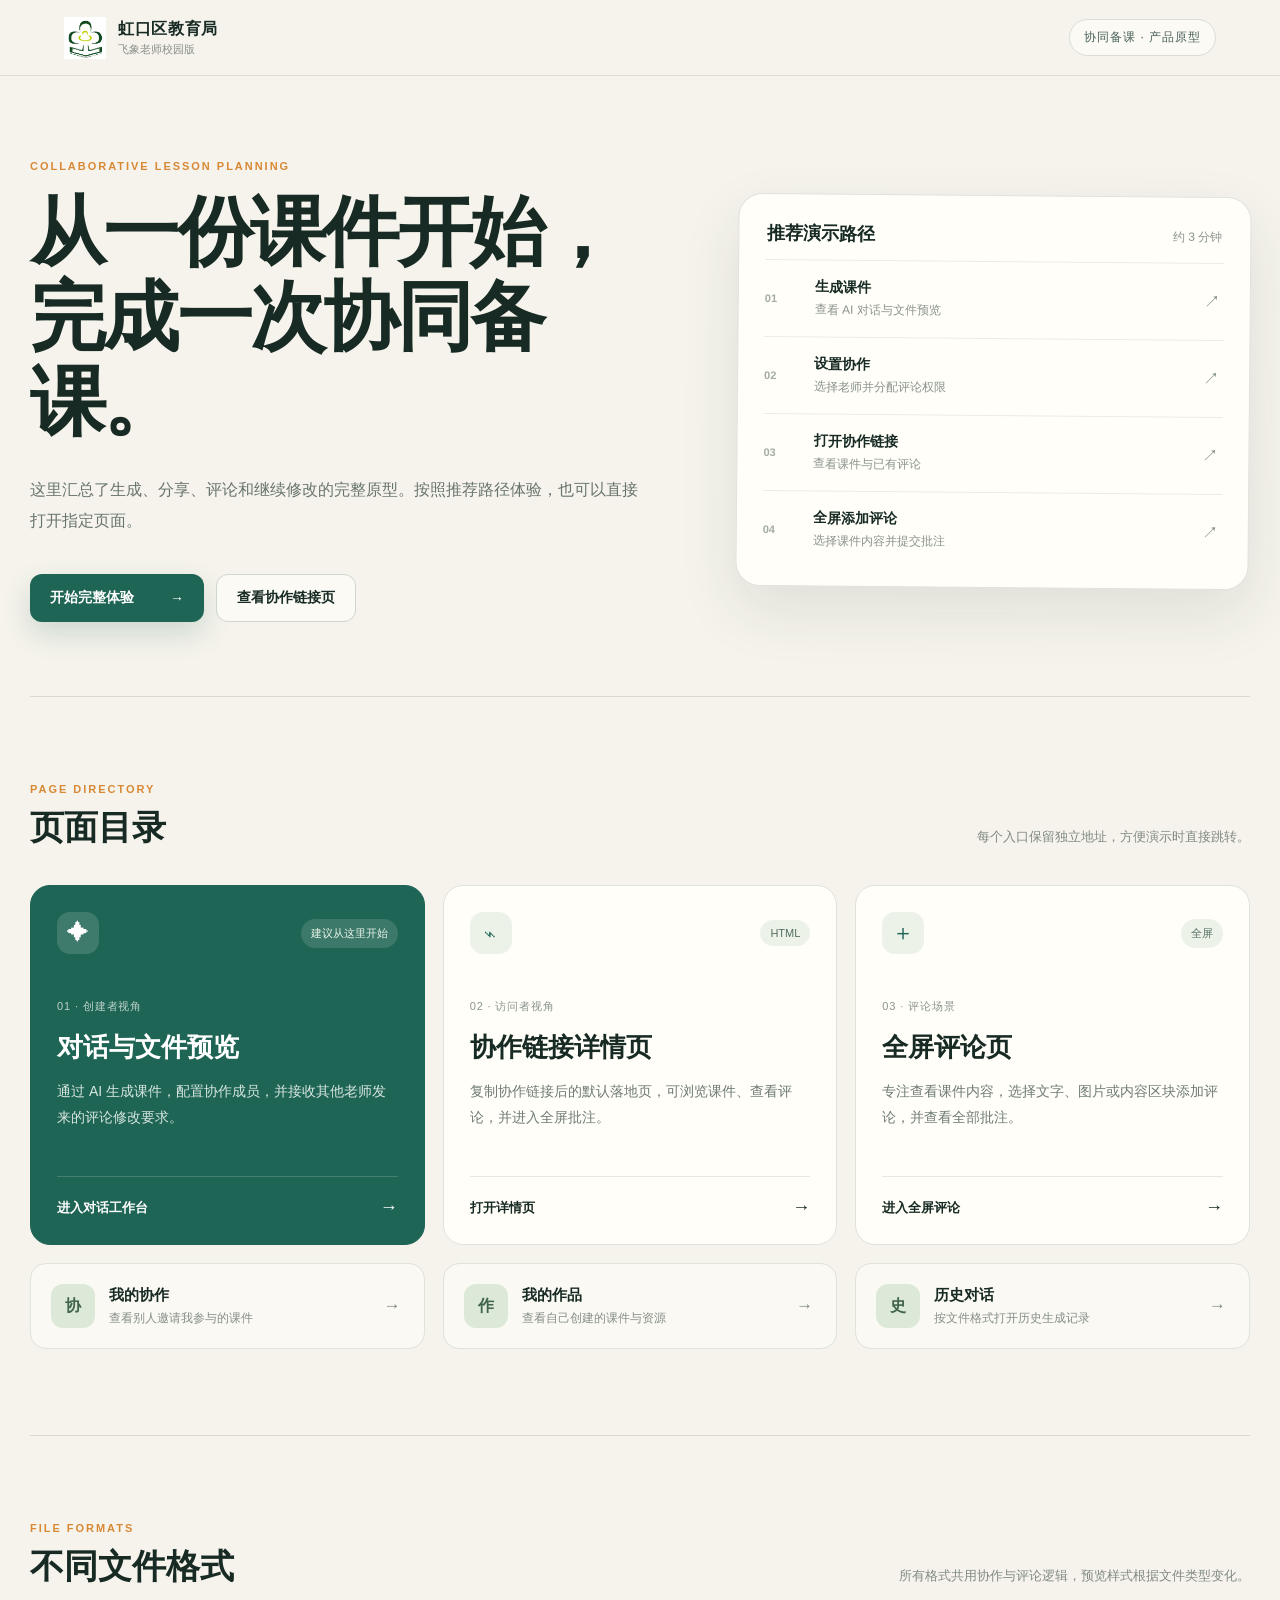
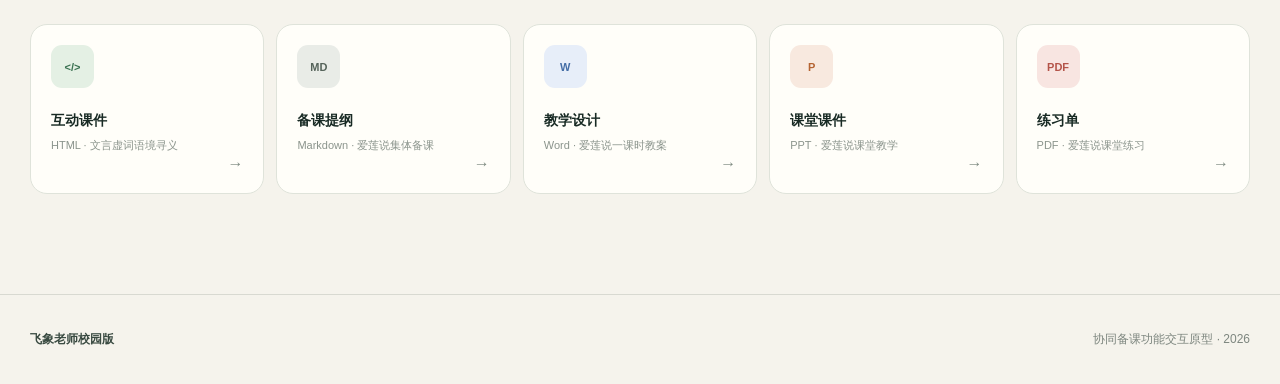
<file: index.html>
<!doctype html>
<html lang="zh-CN">
<head>
  <meta charset="utf-8">
  <meta name="viewport" content="width=device-width,initial-scale=1">
  <meta name="description" content="飞象老师校园版协同备课功能原型入口">
  <title>协同备课原型 — 飞象老师校园版</title>
  <link rel="stylesheet" href="home.css?v=39">
</head>
<body>
  <header class="topbar">
    <a class="brand" href="./" aria-label="飞象老师校园版原型首页">
      <img src="./飞象老师校园版_files/hongkou-education-logo-BcGQ0D6p.png" alt="虹口区教育局">
      <span><strong>虹口区教育局</strong><small>飞象老师校园版</small></span>
    </a>
    <span class="prototype-tag">协同备课 · 产品原型</span>
  </header>

  <main>
    <section class="hero" aria-labelledby="page-title">
      <div class="hero-copy">
        <p class="eyebrow">COLLABORATIVE LESSON PLANNING</p>
        <h1 id="page-title">从一份课件开始，<br>完成一次协同备课。</h1>
        <p class="lead">这里汇总了生成、分享、评论和继续修改的完整原型。按照推荐路径体验，也可以直接打开指定页面。</p>
        <div class="hero-actions">
          <a class="button primary" href="./workbench.html">开始完整体验 <span>→</span></a>
          <a class="button secondary" href="./detail.html?comments=1">查看协作链接页</a>
        </div>
      </div>
      <aside class="demo-route" aria-label="推荐演示路径">
        <div class="route-head"><span>推荐演示路径</span><small>约 3 分钟</small></div>
        <ol>
          <li><a href="./workbench.html"><b>01</b><span><strong>生成课件</strong><small>查看 AI 对话与文件预览</small></span><i>↗</i></a></li>
          <li><a href="./workbench.html#collaboration"><b>02</b><span><strong>设置协作</strong><small>选择老师并分配评论权限</small></span><i>↗</i></a></li>
          <li><a href="./detail.html?comments=1"><b>03</b><span><strong>打开协作链接</strong><small>查看课件与已有评论</small></span><i>↗</i></a></li>
          <li><a href="./share.html?comments=1"><b>04</b><span><strong>全屏添加评论</strong><small>选择课件内容并提交批注</small></span><i>↗</i></a></li>
        </ol>
      </aside>
    </section>

    <section class="directory" aria-labelledby="directory-title">
      <div class="section-title">
        <div><p class="section-kicker">PAGE DIRECTORY</p><h2 id="directory-title">页面目录</h2></div>
        <p>每个入口保留独立地址，方便演示时直接跳转。</p>
      </div>

      <div class="feature-grid">
        <a class="feature-card featured" href="./workbench.html">
          <div class="card-top"><span class="icon">✦</span><span class="pill">建议从这里开始</span></div>
          <div><p class="card-number">01 · 创建者视角</p><h3>对话与文件预览</h3><p>通过 AI 生成课件，配置协作成员，并接收其他老师发来的评论修改要求。</p></div>
          <span class="card-link">进入对话工作台 <b>→</b></span>
        </a>
        <a class="feature-card" href="./detail.html?comments=1">
          <div class="card-top"><span class="icon">⌁</span><span class="format-dot">HTML</span></div>
          <div><p class="card-number">02 · 访问者视角</p><h3>协作链接详情页</h3><p>复制协作链接后的默认落地页，可浏览课件、查看评论，并进入全屏批注。</p></div>
          <span class="card-link">打开详情页 <b>→</b></span>
        </a>
        <a class="feature-card" href="./share.html?comments=1">
          <div class="card-top"><span class="icon">＋</span><span class="format-dot">全屏</span></div>
          <div><p class="card-number">03 · 评论场景</p><h3>全屏评论页</h3><p>专注查看课件内容，选择文字、图片或内容区块添加评论，并查看全部批注。</p></div>
          <span class="card-link">进入全屏评论 <b>→</b></span>
        </a>
      </div>

      <div class="secondary-grid">
        <a class="compact-card" href="./works.html?tab=collaboration"><span class="compact-icon">协</span><div><h3>我的协作</h3><p>查看别人邀请我参与的课件</p></div><b>→</b></a>
        <a class="compact-card" href="./works.html"><span class="compact-icon">作</span><div><h3>我的作品</h3><p>查看自己创建的课件与资源</p></div><b>→</b></a>
        <a class="compact-card" href="./history.html"><span class="compact-icon">史</span><div><h3>历史对话</h3><p>按文件格式打开历史生成记录</p></div><b>→</b></a>
      </div>
    </section>

    <section class="formats" aria-labelledby="formats-title">
      <div class="section-title">
        <div><p class="section-kicker">FILE FORMATS</p><h2 id="formats-title">不同文件格式</h2></div>
        <p>所有格式共用协作与评论逻辑，预览样式根据文件类型变化。</p>
      </div>
      <div class="format-list">
        <a href="./workbench.html?format=html"><span class="file-icon html">&lt;/&gt;</span><div><strong>互动课件</strong><small>HTML · 文言虚词语境寻义</small></div><i>→</i></a>
        <a href="./workbench.html?format=md"><span class="file-icon md">MD</span><div><strong>备课提纲</strong><small>Markdown · 爱莲说集体备课</small></div><i>→</i></a>
        <a href="./workbench.html?format=word"><span class="file-icon word">W</span><div><strong>教学设计</strong><small>Word · 爱莲说一课时教案</small></div><i>→</i></a>
        <a href="./workbench.html?format=ppt"><span class="file-icon ppt">P</span><div><strong>课堂课件</strong><small>PPT · 爱莲说课堂教学</small></div><i>→</i></a>
        <a href="./workbench.html?format=pdf"><span class="file-icon pdf">PDF</span><div><strong>练习单</strong><small>PDF · 爱莲说课堂练习</small></div><i>→</i></a>
      </div>
    </section>
  </main>

  <footer><span>飞象老师校园版</span><p>协同备课功能交互原型 · 2026</p></footer>
</body>
</html>
</file>
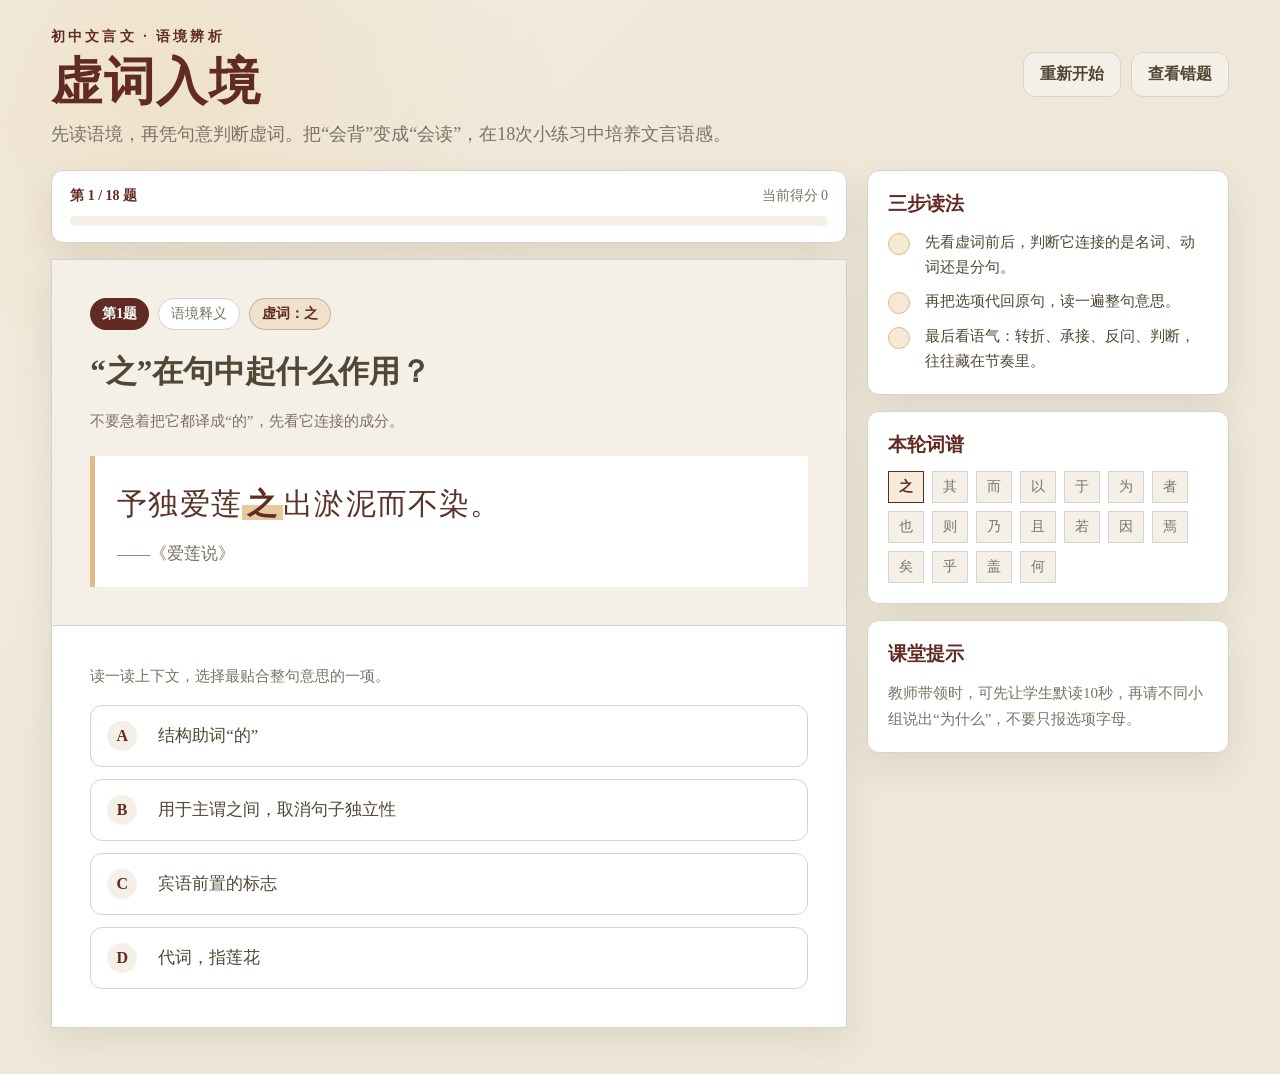
<file: courseware.html>
<!DOCTYPE html>
<!-- saved from url=(0012)about:srcdoc -->
<html lang="zh-CN" data-musk-theme="campus" data-musk-theme-mode="light"><head><meta http-equiv="Content-Type" content="text/html; charset=UTF-8"><style data-musk-editor-theme-style="true">
:root {
  --musk-foundation-color-green-25: #F8F9F7;
  --musk-foundation-color-green-50: #F4F3EE;
  --musk-foundation-color-green-100: #EFF4EE;
  --musk-foundation-color-green-125: #EBF2EB;
  --musk-foundation-color-green-150: #E1DCCC;
  --musk-foundation-color-green-175: #DEE3E8;
  --musk-foundation-color-green-250: #E3EDE3;
  --musk-foundation-color-green-300: #D3EAD0;
  --musk-foundation-color-green-325: #CBF2C7;
  --musk-foundation-color-green-350: #E8E4DC;
  --musk-foundation-color-green-400: #D4CBBA;
  --musk-foundation-color-green-450: #A5C9AC;
  --musk-foundation-color-green-500: #5E5D57;
  --musk-foundation-color-green-525: #5D5C56;
  --musk-foundation-color-green-550: #A9BEB0;
  --musk-foundation-color-green-650: #677872;
  --musk-foundation-color-green-675: #4C6154;
  --musk-foundation-color-green-700: #080701;
  --musk-foundation-color-green-725: #02543B;
  --musk-foundation-color-green-800: #004737;
  --musk-foundation-color-green-900: #102620;
  --musk-foundation-color-neutral-0: #FFFFFF;
  --musk-foundation-color-neutral-25: #FAFAFA;
  --musk-foundation-color-neutral-50: #F4F3EC;
  --musk-foundation-color-neutral-75: #F9F9F6;
  --musk-foundation-color-neutral-125: #EBE9DF;
  --musk-foundation-color-neutral-175: #E2DCCA;
  --musk-v3-foundation-color-neutral-210: #EEEFEA;
  --musk-foundation-color-neutral-225: #ECE9E0;
  --musk-foundation-color-neutral-300: #E8E4DC;
  --musk-foundation-color-neutral-325: #E8E8E8;
  --musk-foundation-color-neutral-350: #E6EAE9;
  --musk-foundation-color-neutral-375: #D2DCD3;
  --musk-foundation-color-neutral-400: #C9DACC;
  --musk-foundation-color-neutral-450: #C8C7C2;
  --musk-foundation-color-neutral-500: #A9B2AF;
  --musk-foundation-color-neutral-525: #8A8D92;
  --musk-foundation-color-neutral-550: #99988F;
  --musk-foundation-color-neutral-600: #819790;
  --musk-foundation-color-neutral-800: #283934;
  --musk-foundation-color-neutral-850: #283937;
  --musk-foundation-color-neutral-875: #413E39;
  --musk-foundation-color-neutral-950: #161D29;
  --musk-foundation-color-blue-gray-900: #2A3A41;
  --musk-foundation-color-yellow-50: #F8F0CD;
  --musk-foundation-color-yellow-500: #FFDF5E;
  --musk-foundation-color-yellow-800: #6B4B02;
  --musk-foundation-color-orange-500: #FF6421;
  --musk-foundation-color-orange-600: #FF8A5C;
  --musk-foundation-color-red-900: #433232;
  --musk-foundation-color-red-100: #F7DED1;
  --musk-foundation-color-red-200: #EDD6D2;
  --musk-foundation-color-red-300: #DEC8C7;
  --musk-foundation-color-red-350: #B1A9A8;
  --musk-foundation-color-red-450: #967E7E;
  --musk-foundation-color-red-700: #782734;
  --musk-foundation-alpha-danger-90: rgba(255, 63, 63, 0.90);
  --musk-foundation-alpha-danger-soft-40: rgba(255, 185, 155, 0.40);
  --musk-foundation-color-success-600: #A7DB9A;
  --musk-foundation-color-ppt-thumb-number-bg: #90A19B;
  --musk-foundation-color-ppt-thumb-highlight-border: #8FA099;
  --musk-foundation-color-app-preview-version-current-dot: #82CB82;
  --musk-foundation-color-app-preview-version-timeline-line: #C9D9CC;
  --musk-foundation-color-app-preview-status-not-deployed-bg: #E1EDE2;
  --musk-foundation-color-app-preview-status-deployed-bg: #D2F3CE;
  --musk-foundation-color-app-preview-status-deployed-text: #00A342;
  --musk-foundation-color-app-preview-status-pending-update-bg: #FFF2E3;
  --musk-foundation-color-app-preview-tab-bar-bg: #E0DBCC;
  --musk-foundation-color-app-preview-version-view-button-border: #DFE9DF;
  --musk-foundation-color-app-preview-version-description: #466253;
  --musk-v3-foundation-color-chat-artifact-create-card-bg: #E3F1E2;
  --musk-foundation-color-chat-user-memory-card-bg: #DCF5D9;
  --musk-foundation-color-chat-user-memory-card-header-text: #0A7117;
  --musk-foundation-color-chat-user-memory-card-action-hover-bg: #CBEAC7;
  --musk-foundation-color-chat-user-memory-card-primary-disabled-bg: #ABBAB5;
  --musk-foundation-color-chat-user-memory-card-summary-text: #526A62;
  --musk-v3-foundation-color-chat-user-fragment-icon-muted: #99ACA5;
  --musk-v3-foundation-color-chat-draft-file-card-pill-text: #87908D;
  --musk-v3-foundation-color-chat-draft-file-card-pill-icon: #141F1B;
  --musk-foundation-color-black: #000000;
  --musk-foundation-color-transparent: transparent;
  --musk-foundation-color-skeleton-user-bg: #EDE6D8;
  --musk-foundation-color-skeleton-assistant-bg: #F0ECE4;
  --musk-foundation-color-skeleton-input-bg: #E6EDEA;
  --musk-foundation-alpha-black-12: rgba(0, 0, 0, 0.10);
  --musk-foundation-alpha-black-24: rgba(0, 0, 0, 0.30);
  --musk-foundation-alpha-black-50: rgba(0, 0, 0, 0.50);
  --musk-foundation-alpha-white-60: rgba(255, 255, 255, 0.60);
  --musk-foundation-alpha-neutral-20: rgba(8, 7, 1, 0.20);
  --musk-v3-foundation-alpha-green-700-8: rgba(8, 7, 1, 0.08);
  --musk-foundation-alpha-neutral-400-20: rgba(201, 218, 204, 0.20);
  --musk-foundation-alpha-neutral-400-70: rgba(201, 218, 204, 0.70);
  --musk-foundation-gradient-mask-surface: linear-gradient(180deg, rgba(255, 255, 255, 0) 0%, #FFFFFF 36%);
  --musk-foundation-gradient-mask-ai: linear-gradient(180deg, rgba(244, 243, 238, 0) 0%, #F4F3EE 36%);
  --musk-foundation-gradient-mask-analysis: linear-gradient(179.99998deg, #E3F1E2 0%, rgba(227, 241, 226, 0.00) 100%);
  --musk-foundation-gradient-mask-diagnosis: linear-gradient(180deg, rgba(250, 244, 219, 0) 0%, #FAF4DB 36%);
  --musk-foundation-gradient-sidebar-item-hover-fade: linear-gradient(270deg, #E3EDE3 0%, rgba(227, 237, 227, 0.00) 100%);
  --musk-foundation-gradient-sidebar-item-active-fade: linear-gradient(270deg, #FFFFFF 0%, rgba(255, 255, 255, 0.00) 100%);
  --musk-foundation-shadow-card: 0 4px 12px rgba(8, 7, 1, 0.08);
  --musk-foundation-shadow-card-subtle: 0 4px 32px rgba(8, 7, 1, 0.08);
  --musk-foundation-shadow-popup: 0 4px 16px rgba(0, 0, 0, 0.10);
  --musk-foundation-shadow-sidebar-popover: 0 4px 16px rgba(0, 0, 0, 0.12);
  --musk-foundation-shadow-sidebar-action-menu: 0 4px 16px rgba(76, 97, 84, 0.12);
  --musk-v3-component-modal-text: initial;
  --musk-v3-component-modal-confirm-content-text: var(--musk-semantic-chat-text-strong);
  --musk-v3-component-chat-interaction-publish-input-count: var(--musk-semantic-chat-text-tertiary);
  --musk-v3-component-content-picker-body-bg: var(--musk-foundation-color-green-25);
  --musk-v3-component-content-picker-text-tertiary: var(--musk-semantic-chat-text-tertiary);
  --musk-v3-component-content-picker-secondary-hover-bg: var(--musk-semantic-chat-btn-secondary-hover-bg);
  --musk-v3-component-html-preview-secondary-hover-bg: var(--musk-chat-artifact-secondary-action-hover-bg);
  --musk-v3-component-html-preview-toolbar-secondary-action-hover-bg: var(--musk-chat-html-edit-tab-bg);
  --musk-v3-component-html-preview-toolbar-save-button-bg: var(--musk-semantic-chat-btn-primary-bg);
  --musk-v3-component-html-preview-toolbar-save-button-border: var(--musk-semantic-chat-preview-card-border);
  --musk-v3-component-html-preview-toolbar-save-button-text: var(--musk-semantic-chat-btn-primary-text);
  --musk-v3-component-html-preview-toolbar-save-button-hover-bg: var(--musk-semantic-chat-btn-primary-hover-bg);
  --musk-v3-component-html-preview-toolbar-save-button-disabled-bg: var(--musk-semantic-chat-btn-primary-disabled-bg);
  --musk-v3-component-optimize-dialog-input-bg: var(--musk-foundation-color-green-25);
  --musk-v3-component-optimize-dialog-input-border: var(--musk-semantic-chat-border-subtle);
  --musk-v3-component-optimize-dialog-placeholder: var(--musk-semantic-chat-text-tertiary);
  --musk-v3-component-ppt-optimize-overlay-bg: rgba(0, 0, 0, 0.30);
  --musk-v3-component-ppt-optimize-thumb-overlay-bg: rgba(201, 218, 204, 0.20);
  --musk-v3-component-ppt-optimize-thumb-spinner-color: #A5C9AC;
  --musk-v3-component-ppt-preview-bg: #F8F9F7;
  --musk-v3-component-ppt-play-button-bg: #D3EAD0;
  --musk-v3-component-ppt-play-button-border: #A5C9AC;
  --musk-v3-component-ppt-play-button-text: #080701;
  --musk-v3-component-ppt-thumb-sidebar-inner-border: #D4CBBA;
  --musk-v3-component-ppt-thumb-number-bg: #90A19B;
  --musk-v3-component-ppt-thumb-default-border-color: #D4CBBA;
  --musk-v3-component-ppt-thumb-highlight-border-color: #8FA099;
  --musk-v3-component-ppt-thumb-active-color: #080701;
  --musk-v3-component-ppt-optimize-button-bg: #EBE9DF;
  --musk-v3-component-ppt-optimize-button-border: #080701;
  --musk-v3-component-ppt-optimize-button-text: #2A3A41;
  --musk-v3-component-ppt-optimize-button-hover-bg: #EBE9DF;
  --musk-chat-dislike-reason-title: var(--musk-semantic-chat-text-primary);
  --musk-chat-dislike-reason-close-icon-fill: var(--musk-semantic-chat-icon-secondary);
  --musk-chat-dislike-reason-border: var(--musk-semantic-chat-border-subtle);
  --musk-chat-dislike-reason-option-border: var(--musk-semantic-chat-border-subtle);
  --musk-chat-dislike-reason-option-text: var(--musk-semantic-chat-text-secondary);
  --musk-chat-dislike-reason-option-bg: var(--musk-foundation-color-neutral-225);
  --musk-chat-dislike-reason-option-selected-text: var(--musk-foundation-color-blue-gray-950);
  --musk-chat-dislike-reason-input-bg: var(--musk-semantic-chat-surface-subtle-bg);
  --musk-chat-dislike-reason-input-text: var(--musk-semantic-chat-text-primary);
  --musk-chat-dislike-reason-input-placeholder: var(--musk-semantic-chat-text-disabled-strong);
  --musk-chat-dislike-reason-scrollbar-thumb: var(--musk-semantic-chat-divider-default);
  --musk-chat-dislike-reason-submit-bg: var(--musk-semantic-chat-btn-primary-bg);
  --musk-chat-dislike-reason-submit-hover-bg: var(--musk-semantic-chat-btn-primary-hover-bg);
  --musk-chat-dislike-reason-submit-active-bg: var(--musk-semantic-chat-btn-primary-active-bg);
  --musk-chat-dislike-reason-submit-disabled-bg: var(--musk-semantic-chat-btn-primary-disabled-bg);
  --musk-chat-dislike-reason-submit-text: var(--musk-semantic-chat-btn-primary-text);
  --musk-chat-like-dislike-normal-icon: var(--musk-semantic-chat-text-secondary);
  --musk-chat-like-dislike-active-icon: var(--musk-semantic-chat-brand-solid);
  --musk-chat-like-dislike-active-mark: var(--musk-semantic-chat-brand-solid);
  --musk-chat-like-dislike-divider: var(--musk-semantic-chat-divider-default);
  --musk-chat-standard-reading-card-bg: var(--musk-semantic-chat-reading-bg);
  --musk-chat-standard-reading-card-text: var(--musk-chat-analysis-title);
  --musk-chat-standard-reading-card-tag-bg: var(--musk-semantic-chat-surface-bg);
  --musk-chat-standard-reading-card-tag-text: var(--musk-chat-analysis-title);
  --musk-chat-standard-reading-card-tag-icon-accent: var(--musk-foundation-color-blue-300);
  --musk-chat-standard-reading-card-tag-icon-contrast: var(--musk-foundation-color-neutral-0);
  --musk-chat-standard-reading-card-line: var(--musk-semantic-chat-reading-line);
  --musk-chat-standard-reading-card-item-icon-bg: var(--musk-foundation-color-blue-300);
  --musk-chat-standard-reading-card-item-icon-mark: var(--musk-foundation-color-neutral-0);
  --musk-chat-standard-reading-card-mask: var(--musk-semantic-chat-reading-mask);
  --musk-chat-standard-reading-card-expand-text: var(--musk-chat-analysis-title);
  --musk-chat-standard-reading-card-expand-icon: var(--musk-chat-analysis-title);
  --musk-chat-task-bg: var(--musk-foundation-color-neutral-0);
  --musk-chat-task-line: var(--musk-semantic-chat-task-line);
  --musk-chat-task-muted-text: var(--musk-semantic-chat-task-muted-text);
  --musk-chat-task-text: var(--musk-semantic-chat-text-primary);
  --musk-semantic-chat-diagnosis-bg: var(--musk-foundation-color-yellow-50);
  --musk-semantic-chat-diagnosis-accent: var(--musk-foundation-color-yellow-800);
  --musk-semantic-chat-diagnosis-mask: var(--musk-foundation-gradient-mask-diagnosis);
  --musk-chat-diagnosis-mask: var(--musk-semantic-chat-diagnosis-mask);
  --musk-v3-component-chat-detection-card-border: transparent;
  --musk-v3-component-chat-detection-card-border-width: 0px;
  --musk-v3-component-chat-detection-card-radius: var(--musk-chat-message-card-radius);
  --musk-v3-component-chat-detection-card-tag-shadow-color: transparent;
  --musk-v3-component-chat-detection-card-tag-icon-accent: var(--musk-foundation-color-yellow-800);
  --musk-v3-component-chat-detection-card-tag-icon-contrast: var(--musk-foundation-color-yellow-500);
  --musk-v3-component-chat-detection-card-result-text: var(--musk-semantic-chat-text-primary);
  --musk-v3-component-chat-detection-card-line: var(--musk-semantic-chat-text-primary);
  --musk-v3-component-chat-detection-card-status-icon-bg: var(--musk-foundation-color-neutral-850);
  --musk-v3-component-chat-detection-card-status-icon-mark: var(--musk-foundation-color-neutral-850);
  --musk-v3-component-chat-detection-card-data-icon: var(--musk-foundation-color-neutral-800);
  --musk-v3-component-chat-sidebar-waiting-icon-bg: var(--musk-semantic-chat-btn-danger-bg);
  --musk-v3-component-chat-sidebar-waiting-blink-bg: var(--musk-foundation-alpha-danger-soft-40);
  --musk-chat-analysis-bg: var(--musk-semantic-chat-analysis-bg);
  --musk-chat-analysis-border: transparent;
  --musk-chat-analysis-tag-bg: var(--musk-semantic-chat-analysis-tag-bg);
  --musk-chat-analysis-tag-text: var(--musk-semantic-chat-analysis-accent);
  --musk-chat-analysis-tag-icon-accent: var(--musk-foundation-color-success-600);
  --musk-chat-analysis-tag-shadow: transparent;
  --musk-chat-analysis-accent: var(--musk-semantic-chat-analysis-accent);
  --musk-chat-analysis-line: var(--musk-semantic-chat-analysis-line);
  --musk-chat-analysis-title: var(--musk-semantic-chat-analysis-title);
  --musk-chat-analysis-mask: var(--musk-semantic-chat-analysis-mask);
  --musk-v3-component-chat-app-preview-loading-track-bg: var(--musk-foundation-color-green-250);
  --musk-v3-component-chat-app-preview-loading-fill-bg: var(--musk-foundation-color-green-725);
  --musk-v3-component-chat-app-preview-loading-text: var(--musk-foundation-color-neutral-600);
  --musk-v3-component-chat-app-preview-toolbar-bg: var(--musk-foundation-color-app-preview-tab-bar-bg);
  --musk-v3-component-chat-app-preview-tab-border: var(--musk-foundation-color-transparent);
  --musk-v3-component-chat-app-preview-tab-text: var(--musk-foundation-color-green-700);
  --musk-v3-component-chat-app-preview-tab-hover-bg: var(--musk-foundation-color-transparent);
  --musk-v3-component-chat-app-preview-deploy-button-border: var(--musk-foundation-color-green-400);
  --musk-v3-component-chat-app-preview-version-title: var(--musk-foundation-color-neutral-800);
  --musk-v3-component-chat-app-preview-version-description: var(--musk-foundation-color-app-preview-version-description);
  --musk-v3-component-chat-app-preview-version-hover-bg: var(--musk-foundation-color-green-25);
  --musk-v3-component-chat-app-preview-version-current-dot-fill: var(--musk-foundation-color-app-preview-version-current-dot);
  --musk-v3-component-chat-app-preview-version-current-dot-border: var(--musk-foundation-alpha-black-24);
  --musk-v3-component-chat-app-preview-version-default-dot-border: var(--musk-foundation-alpha-black-24);
  --musk-v3-component-chat-app-preview-version-timeline-line: var(--musk-foundation-color-app-preview-version-timeline-line);
  --musk-v3-component-chat-app-preview-version-deploy-tag-bg: var(--musk-foundation-color-app-preview-status-not-deployed-bg);
  --musk-v3-component-chat-app-preview-version-deploy-tag-text: var(--musk-foundation-color-green-725);
  --musk-v3-component-chat-app-preview-version-view-button-text: var(--musk-foundation-color-black);
  --musk-v3-component-chat-app-preview-version-view-button-border: var(--musk-foundation-color-app-preview-version-view-button-border);
  --musk-v3-component-chat-app-preview-version-view-button-hover-bg: var(--musk-foundation-color-green-125);
  --musk-v3-component-chat-app-preview-deploy-input-border: var(--musk-chat-modal-border);
  --musk-v3-component-chat-app-preview-deploy-control-text: var(--musk-chat-modal-title);
  --musk-v3-component-chat-app-preview-deploy-option-hover-bg: var(--musk-chat-modal-input-bg);
  --musk-v3-component-chat-app-preview-deploy-option-selected-bg: var(--musk-chat-modal-input-bg);
  --musk-v3-component-chat-app-preview-deploy-description-text: var(--musk-foundation-color-green-500);
  --musk-v3-component-chat-app-preview-deploy-time-text: var(--musk-chat-modal-text);
  --musk-v3-component-chat-app-preview-deploy-domain-bg: var(--musk-chat-modal-input-bg);
  --musk-v3-component-chat-app-preview-deploy-domain-icon: var(--musk-chat-modal-text);
  --musk-v3-component-chat-app-preview-deploy-domain-text: var(--musk-chat-modal-text);
  --musk-v3-component-chat-app-preview-deploy-status-not-deployed-bg: var(--musk-foundation-color-app-preview-status-not-deployed-bg);
  --musk-v3-component-chat-app-preview-deploy-status-not-deployed-text: var(--musk-foundation-color-neutral-600);
  --musk-v3-component-chat-app-preview-deploy-status-deployed-bg: var(--musk-foundation-color-app-preview-status-deployed-bg);
  --musk-v3-component-chat-app-preview-deploy-status-deployed-text: var(--musk-foundation-color-app-preview-status-deployed-text);
  --musk-v3-component-chat-app-preview-deploy-status-pending-update-bg: var(--musk-foundation-color-app-preview-status-pending-update-bg);
  --musk-v3-component-chat-app-preview-deploy-status-pending-update-text: var(--musk-foundation-color-orange-500);
  --musk-v3-component-chat-user-memory-card-bg: var(--musk-foundation-color-chat-user-memory-card-bg);
  --musk-v3-component-chat-user-memory-card-text: var(--musk-foundation-color-neutral-800);
  --musk-v3-component-chat-user-memory-card-header-bg: var(--musk-foundation-color-neutral-0);
  --musk-v3-component-chat-user-memory-card-header-text: var(--musk-foundation-color-chat-user-memory-card-header-text);
  --musk-v3-component-chat-user-memory-card-action-hover-bg: var(--musk-foundation-color-chat-user-memory-card-action-hover-bg);
  --musk-v3-component-chat-user-memory-card-primary-action-bg: var(--musk-foundation-color-green-725);
  --musk-v3-component-chat-user-memory-card-primary-action-disabled-bg: var(--musk-foundation-color-chat-user-memory-card-primary-disabled-bg);
  --musk-v3-component-chat-user-memory-card-primary-action-text: var(--musk-foundation-color-neutral-0);
  --musk-v3-component-chat-user-memory-card-action-divider: var(--musk-foundation-alpha-black-12);
  --musk-v3-component-chat-user-memory-card-summary-text: var(--musk-foundation-color-chat-user-memory-card-summary-text);
  --musk-v3-component-chat-user-memory-card-editor-caret: var(--musk-foundation-color-green-725);
  --musk-v3-component-chat-user-memory-card-editor-count: var(--musk-foundation-color-chat-user-memory-card-primary-disabled-bg);
  --musk-v3-component-ppt-onboarding-card-bg: var(--musk-chat-action-tooltip-bg);
  --musk-v3-component-ppt-onboarding-card-shadow-color: transparent;
  --musk-v3-component-ppt-onboarding-title: #C8C7C2;
  --musk-v3-component-ppt-onboarding-description: var(--musk-foundation-color-neutral-0);
  --musk-v3-component-ppt-onboarding-step: #C8C7C2;
  --musk-v3-component-ppt-onboarding-preview-bg: #F8F8F8;
  --musk-v3-component-ppt-onboarding-button-bg: #F4F3EE;
  --musk-v3-component-ppt-onboarding-button-hover-bg: #F4F3EE;
  --musk-v3-component-ppt-onboarding-button-text: #080701;
  --musk-v3-component-ppt-onboarding-badge-bg: #FF6421;
  --musk-v3-component-checkbox-checked-mark: var(--musk-semantic-chat-brand-solid);
  --musk-chat-skeleton-canvas-bg: var(--musk-foundation-color-green-50);
  --musk-chat-skeleton-user-bg: var(--musk-foundation-color-skeleton-user-bg);
  --musk-chat-skeleton-assistant-bg: var(--musk-foundation-color-skeleton-assistant-bg);
  --musk-chat-skeleton-input-bg: var(--musk-foundation-color-skeleton-input-bg);
  --musk-chat-message-user-bg: var(--musk-foundation-color-green-650);
  --musk-semantic-chat-canvas-bg: var(--musk-foundation-color-green-50);
  --musk-semantic-chat-panel-bg: var(--musk-foundation-color-neutral-225);
  --musk-semantic-chat-surface-subtle-bg: var(--musk-foundation-color-neutral-75);
  --musk-semantic-chat-surface-selected-bg: var(--musk-foundation-color-neutral-225);
  --musk-chat-modal-input-bg: var(--musk-foundation-color-neutral-75);
  --musk-chat-action-border: var(--musk-foundation-color-neutral-225);
  --musk-chat-action-hover-bg: var(--musk-foundation-color-neutral-125);
  --musk-chat-action-tooltip-bg: var(--musk-foundation-color-green-700);
  --musk-chat-action-tooltip-highlight: var(--musk-foundation-color-transparent);
  --musk-chat-action-text: var(--musk-foundation-color-green-500);
  --musk-chat-ai-tips-color: var(--musk-foundation-color-green-350);
  --musk-semantic-chat-surface-hover-bg: var(--musk-foundation-color-green-50);
  --musk-semantic-chat-surface-disabled-bg: var(--musk-foundation-color-neutral-450);
  --musk-semantic-chat-skeleton-assistant-bg: var(--musk-foundation-color-skeleton-assistant-bg);
  --musk-semantic-chat-skeleton-input-bg: var(--musk-foundation-color-skeleton-input-bg);
  --musk-semantic-chat-border-subtle: var(--musk-foundation-color-neutral-225);
  --musk-semantic-chat-divider-default: var(--musk-foundation-color-green-400);
  --musk-semantic-chat-text-primary: #2A3A41;
  --musk-semantic-chat-text-strong: var(--musk-foundation-color-green-700);
  --musk-semantic-chat-text-secondary: var(--musk-foundation-color-green-500);
  --musk-semantic-chat-text-tertiary: var(--musk-foundation-color-green-500);
  --musk-semantic-chat-text-disabled: #C8C7C2;
  --musk-semantic-chat-artifact-disabled-text: var(--musk-foundation-color-neutral-450);
  --musk-semantic-chat-btn-secondary-disabled-border: var(--musk-foundation-color-neutral-300);
  --musk-semantic-chat-icon-default: var(--musk-semantic-chat-text-primary);
  --musk-semantic-chat-icon-secondary: var(--musk-semantic-chat-text-secondary);
  --musk-semantic-chat-icon-disabled: var(--musk-semantic-chat-text-disabled);
  --musk-semantic-chat-icon-inverse: var(--musk-foundation-color-neutral-0);
  --musk-semantic-chat-brand-solid: #080701;
  --musk-semantic-chat-brand-soft-bg: var(--musk-foundation-color-neutral-225);
  --musk-semantic-chat-interaction-hover-bg: #E2DCCA;
  --musk-semantic-chat-interaction-active-bg: var(--musk-foundation-color-neutral-225);
  --musk-semantic-chat-editor-panel-border: var(--musk-foundation-color-green-400);
  --musk-semantic-chat-editor-control-text: var(--musk-foundation-color-green-700);
  --musk-semantic-chat-editor-panel-text: var(--musk-foundation-color-green-700);
  --musk-semantic-chat-editor-control-hover-bg: var(--musk-foundation-color-green-50);
  --musk-semantic-chat-editor-control-active-bg: var(--musk-foundation-color-neutral-225);
  --musk-semantic-chat-editor-tooltip-bg: var(--musk-foundation-color-blue-gray-900);
  --musk-semantic-chat-editor-primary-bg: var(--musk-foundation-color-green-700);
  --musk-semantic-chat-editor-primary-weak-bg: var(--musk-foundation-color-green-700);
  --musk-semantic-chat-editor-primary-disabled-bg: var(--musk-foundation-color-neutral-450);
  --musk-semantic-chat-editor-ai-icon-bg: var(--musk-foundation-color-green-150);
  --musk-semantic-chat-editor-ai-icon-fg: var(--musk-foundation-color-blue-gray-900);
  --musk-semantic-chat-editor-text-hover-bg: var(--musk-semantic-chat-surface-selected-bg);
  --musk-semantic-chat-editor-text-hover-border: var(--musk-semantic-chat-brand-solid);
  --musk-semantic-chat-editor-text-active-border: var(--musk-semantic-chat-brand-solid);
  --musk-semantic-chat-editor-element-hover-bg: var(--musk-semantic-chat-surface-hover-bg);
  --musk-semantic-chat-editor-element-hover-border: var(--musk-semantic-chat-editor-panel-border);
  --musk-semantic-chat-editor-element-active-bg: var(--musk-semantic-chat-surface-selected-bg);
  --musk-semantic-chat-editor-element-active-border: var(--musk-semantic-chat-brand-solid);
  --musk-chat-editor-panel-border: #D4CBBA;
  --musk-chat-editor-control-text: #080701;
  --musk-chat-editor-panel-text: #080701;
  --musk-chat-editor-control-hover-bg: #F4F3EE;
  --musk-chat-editor-control-active-bg: #ECE9E0;
  --musk-chat-editor-tooltip-bg: #2A3A41;
  --musk-chat-editor-primary-bg: #080701;
  --musk-chat-editor-primary-weak-bg: #080701;
  --musk-chat-editor-primary-disabled-bg: #C8C7C2;
  --musk-chat-editor-ai-icon-bg: #E1DCCC;
  --musk-chat-editor-ai-icon-fg: #2A3A41;
  --musk-chat-editor-text-hover-bg: #ECE9E0;
  --musk-chat-editor-text-hover-border: #080701;
  --musk-chat-editor-text-active-border: #080701;
  --musk-chat-editor-element-hover-bg: #F4F3EE;
  --musk-chat-editor-element-hover-border: #D4CBBA;
  --musk-chat-editor-element-active-bg: #ECE9E0;
  --musk-chat-editor-element-active-border: #080701;
  --musk-v3-component-editor-toolbar-bg: #FFFFFF;
  --musk-v3-component-editor-toolbar-border: #D4CBBA;
  --musk-v3-component-editor-toolbar-shadow: 0px 2px 16px 0px rgba(77, 81, 77, 0.06);
  --musk-v3-component-editor-ai-toolbar-bg: #F5F6F7;
  --musk-v3-component-editor-ai-toolbar-border: transparent;
  --musk-v3-component-editor-ai-toolbar-shadow: 0 4px 16px rgba(0, 0, 0, 0.08), 0 1px 4px rgba(0, 0, 0, 0.04);
  --musk-v3-component-editor-toolbar-control-bg: transparent;
  --musk-v3-component-editor-toolbar-control-hover-bg: #F4F3EE;
  --musk-v3-component-editor-toolbar-control-active-bg: #ECE9E0;
  --musk-v3-component-editor-toolbar-control-text: #080701;
  --musk-v3-component-editor-toolbar-ai-icon-bg: #E1DCCC;
  --musk-v3-component-editor-toolbar-ai-icon-fg: #2A3A41;
  --musk-v3-component-editor-selection-border: #080701;
  --musk-v3-component-editor-toolbar-panel-text: #080701;
  --musk-v3-component-editor-toolbar-placeholder: #C8C7C2;
  --musk-v3-component-editor-toolbar-primary-bg: #080701;
  --musk-v3-component-editor-toolbar-primary-hover-bg: #080701;
  --musk-v3-component-editor-toolbar-primary-disabled-bg: #C8C7C2;
  --musk-v3-component-editor-toolbar-primary-text: #FFFFFF;
  --musk-v3-component-editor-toolbar-replace-disabled-text: #C8C7C2;
  --musk-v3-component-editor-toolbar-replace-disabled-opacity: 0.4;
  --musk-v3-component-editor-result-card-bg: #FFFFFF;
  --musk-v3-component-editor-result-card-border: #D4CBBA;
  --musk-v3-component-editor-result-card-text: #080701;
  --musk-v3-component-editor-result-card-divider: #F2F3F5;
  --musk-v3-component-editor-result-card-action-text: #080701;
  --musk-v3-component-editor-result-card-action-hover-bg: #F4F3EE;
  --musk-v3-component-editor-result-card-action-bg: #FFFFFF;
  --musk-v3-component-editor-result-card-action-border: #E8E8E8;
  --musk-v3-component-editor-result-card-action-primary-bg: #080701;
  --musk-v3-component-editor-result-card-action-primary-hover-bg: #080701;
  --musk-v3-component-editor-result-card-action-primary-text: #FFFFFF;
  --musk-semantic-chat-overlay-mask: var(--musk-foundation-alpha-black-24);
  --musk-semantic-chat-user-bg: var(--musk-foundation-color-green-500);
  --musk-semantic-chat-ai-text-bg: var(--musk-foundation-color-neutral-225);
  --musk-semantic-chat-ai-text: var(--musk-foundation-color-green-700);
  --musk-chat-ai-text-card-bg: var(--musk-foundation-color-neutral-225);
  --musk-chat-ai-text-card-link: var(--musk-foundation-color-blue-300);
  --musk-v3-component-chat-ai-markdown-link-color: var(--musk-foundation-color-blue-300);
  --musk-v3-component-chat-ai-markdown-link-hover-color: var(--musk-foundation-color-blue-300);
  --musk-v3-component-chat-ai-markdown-table-border: var(--musk-foundation-color-green-400);
  --musk-v3-component-chat-ai-markdown-table-header-bg: var(--musk-foundation-color-green-150);
  --musk-v3-component-chat-ai-markdown-table-row-bg: var(--musk-foundation-color-green-50);
  --musk-v3-component-chat-ai-markdown-table-header-text: var(--musk-foundation-color-green-700);
  --musk-v3-component-chat-ai-markdown-table-text: var(--musk-foundation-color-green-700);
  --musk-chat-ai-table-border: var(--musk-foundation-color-green-400);
  --musk-chat-ai-table-header-bg: var(--musk-foundation-color-green-150);
  --musk-chat-ai-table-row-bg: var(--musk-foundation-color-green-50);
  --musk-chat-ai-table-header-text: var(--musk-foundation-color-green-700);
  --musk-chat-ai-table-text: var(--musk-foundation-color-green-700);
  --musk-semantic-chat-ai-table-header-bg: var(--musk-foundation-color-green-150);
  --musk-semantic-chat-ai-table-row-bg: var(--musk-foundation-color-green-50);
  --musk-semantic-chat-resource-hover-bg: var(--musk-foundation-color-neutral-0);
  --musk-semantic-chat-resource-border: var(--musk-foundation-color-green-400);
  --musk-semantic-chat-resource-title: var(--musk-foundation-color-green-700);
  --musk-semantic-chat-resource-action-bg: var(--musk-foundation-color-green-50);
  --musk-semantic-chat-resource-action-hover-bg: var(--musk-foundation-color-green-50);
  --musk-semantic-chat-resource-action-text: var(--musk-foundation-color-green-700);
  --musk-semantic-chat-resource-action-disabled-text: var(--musk-foundation-alpha-neutral-20);
  --musk-semantic-chat-resource-ghost-action-hover-bg: var(--musk-foundation-color-neutral-75);
  --musk-semantic-chat-resource-ghost-action-text: var(--musk-foundation-color-green-700);
  --musk-semantic-chat-resource-ghost-action-disabled-text: var(--musk-foundation-alpha-neutral-20);
  --musk-chat-resource-delivery-card-bg: var(--musk-semantic-chat-resource-bg);
  --musk-chat-resource-delivery-card-border: var(--musk-semantic-chat-resource-border);
  --musk-chat-resource-delivery-card-text: var(--musk-semantic-chat-resource-title);
  --musk-chat-resource-delivery-card-secondary-action-bg: var(--musk-semantic-chat-resource-action-bg);
  --musk-chat-resource-delivery-card-secondary-action-hover-bg: var(--musk-semantic-chat-resource-action-hover-bg);
  --musk-chat-resource-delivery-card-secondary-action-border: var(--musk-semantic-chat-resource-border);
  --musk-chat-resource-delivery-card-secondary-action-text: var(--musk-semantic-chat-resource-action-text);
  --musk-chat-resource-delivery-card-primary-action-bg: var(--musk-semantic-chat-brand-solid);
  --musk-chat-resource-delivery-card-primary-action-hover-bg: var(--musk-semantic-chat-brand-hover);
  --musk-chat-resource-delivery-card-primary-action-text: var(--musk-semantic-chat-text-inverse);
  --musk-chat-resource-delivery-card-view-icon: var(--musk-semantic-chat-resource-action-text);
  --musk-chat-resource-delivery-card-download-icon: var(--musk-semantic-chat-text-inverse);
  --musk-semantic-chat-file-item-bg: var(--musk-foundation-color-neutral-75);
  --musk-semantic-chat-file-bg: var(--musk-foundation-color-neutral-0);
  --musk-semantic-chat-file-sunken-bg: var(--musk-foundation-color-green-50);
  --musk-semantic-chat-file-border: var(--musk-foundation-color-neutral-300);
  --musk-semantic-chat-file-selected-border: var(--musk-foundation-color-green-700);
  --musk-semantic-chat-file-title: var(--musk-foundation-color-green-700);
  --musk-chat-artifact-file-card-bg: var(--musk-semantic-chat-file-bg);
  --musk-chat-artifact-file-card-border: var(--musk-foundation-color-transparent);
  --musk-chat-artifact-file-card-border-width: 0px;
  --musk-chat-artifact-file-card-radius: var(--musk-semantic-chat-radius-md);
  --musk-chat-artifact-file-card-mobile-border-width: 0px;
  --musk-chat-artifact-file-card-mobile-radius: 0.14rem;
  --musk-chat-artifact-file-card-text: var(--musk-semantic-chat-text-primary);
  --musk-chat-artifact-file-card-divider: var(--musk-semantic-chat-artifact-divider);
  --musk-chat-artifact-file-card-icon-primary: var(--musk-foundation-color-neutral-850);
  --musk-chat-artifact-file-card-icon-contrast: var(--musk-foundation-color-green-250);
  --musk-chat-artifact-file-card-expand-text: var(--musk-semantic-chat-text-primary);
  --musk-chat-artifact-file-card-expand-icon: var(--musk-foundation-color-neutral-850);
  --musk-chat-artifact-publish-border: var(--musk-semantic-chat-artifact-publish-border);
  --musk-chat-network-search-card-bg: var(--musk-semantic-chat-info-bg);
  --musk-chat-network-search-card-tag-bg: var(--musk-semantic-chat-surface-bg);
  --musk-chat-network-search-card-text: var(--musk-semantic-chat-info-text-strong);
  --musk-chat-network-search-card-line: var(--musk-semantic-chat-info-line);
  --musk-chat-network-search-card-pill-bg: var(--musk-semantic-chat-info-pill-bg);
  --musk-chat-network-search-card-pill-hover-bg: rgba(0, 0, 0, 0.06);
  --musk-chat-network-search-card-tag-icon-bg: var(--musk-foundation-color-neutral-0);
  --musk-chat-network-search-card-tag-icon-accent: var(--musk-foundation-color-purple-800);
  --musk-chat-network-search-card-complete-icon-bg: var(--musk-foundation-color-purple-300);
  --musk-chat-network-search-card-complete-icon-mark: var(--musk-foundation-color-neutral-0);
  --musk-chat-network-search-card-link-icon: var(--musk-foundation-color-purple-900);
  --musk-chat-network-search-card-mask: var(--musk-semantic-chat-info-mask);
  --musk-semantic-chat-ask-bg: #F8EBE4;
  --musk-semantic-chat-ask-text-secondary: var(--musk-foundation-color-red-900);
  --musk-chat-ask-bg: var(--musk-semantic-chat-ask-bg);
  --musk-chat-ask-text: var(--musk-foundation-color-red-900);
  --musk-chat-ask-text-secondary: var(--musk-semantic-chat-ask-text-secondary);
  --musk-chat-ask-text-tertiary: var(--musk-foundation-color-red-450);
  --musk-chat-ask-accent: var(--musk-foundation-color-red-700);
  --musk-chat-ask-accent-hover: var(--musk-foundation-color-red-700);
  --musk-chat-ask-tag-bg: var(--musk-foundation-color-neutral-0);
  --musk-chat-ask-tag-icon-accent: var(--musk-foundation-color-red-700);
  --musk-chat-ask-tag-icon-contrast: #FFD4C3;
  --musk-chat-ask-input-bg: var(--musk-foundation-alpha-white-60);
  --musk-chat-ask-input-active-bg: var(--musk-foundation-color-neutral-0);
  --musk-chat-ask-placeholder: var(--musk-foundation-color-red-350);
  --musk-chat-ask-custom-input-placeholder: var(--musk-chat-ask-placeholder);
  --musk-chat-ask-option-hover-border: var(--musk-foundation-color-red-200);
  --musk-chat-ask-choice-unselected-color: var(--musk-chat-ask-option-hover-border);
  --musk-chat-ask-choice-unselected-opacity: 1;
  --musk-chat-ask-custom-icon-color: var(--musk-chat-ask-text);
  --musk-chat-ask-weak-control-bg: var(--musk-foundation-color-red-100);
  --musk-chat-ask-disabled-control-bg: var(--musk-foundation-color-red-300);
  --musk-chat-ask-border: transparent;
  --musk-chat-ask-radius: var(--musk-semantic-chat-radius-md);
  --musk-chat-ask-tag-icon-size: 16px;
  --musk-semantic-chat-analysis-bg: #E3F1E2;
  --musk-semantic-chat-analysis-tag-bg: var(--musk-foundation-color-green-300);
  --musk-semantic-chat-analysis-accent: var(--musk-foundation-color-green-700);
  --musk-semantic-chat-process-tag-border: var(--musk-foundation-color-neutral-225);
  --musk-semantic-chat-process-text: var(--musk-foundation-color-blue-gray-900);
  --musk-chat-process-delivery-card-bg: var(--musk-semantic-chat-process-bg);
  --musk-chat-process-delivery-card-text: var(--musk-semantic-chat-process-text);
  --musk-chat-process-delivery-card-link: var(--musk-foundation-color-blue-300);
  --musk-chat-process-delivery-card-table-border: var(--musk-foundation-color-green-400);
  --musk-chat-process-delivery-card-table-header-bg: var(--musk-foundation-color-green-150);
  --musk-chat-process-delivery-card-table-row-bg: var(--musk-foundation-color-green-50);
  --musk-chat-process-delivery-card-table-header-text: var(--musk-foundation-color-green-700);
  --musk-chat-process-delivery-card-table-text: var(--musk-foundation-color-green-700);
  --musk-chat-process-delivery-card-mask: var(--musk-semantic-chat-process-mask);
  --musk-semantic-chat-task-muted-text: var(--musk-foundation-color-neutral-550);
  --musk-semantic-chat-artifact-create-bg: var(--musk-v3-foundation-color-chat-artifact-create-card-bg);
  --musk-semantic-chat-artifact-divider: var(--musk-foundation-color-neutral-225);
  --musk-semantic-chat-artifact-primary-action-bg: var(--musk-foundation-color-green-700);
  --musk-semantic-chat-artifact-secondary-action-bg: transparent;
  --musk-semantic-chat-artifact-secondary-action-border: #D4CBBA;
  --musk-semantic-chat-artifact-secondary-action-hover-bg: #ECE9E0;
  --musk-semantic-chat-artifact-publish-border: var(--musk-foundation-color-transparent);
  --musk-chat-artifact-secondary-action-bg: transparent;
  --musk-chat-artifact-secondary-action-border: #D4CBBA;
  --musk-chat-artifact-secondary-action-hover-bg: #ECE9E0;
  --musk-v3-component-chat-user-fragment-bg: var(--musk-semantic-chat-user-fragment-bg);
  --musk-v3-component-chat-user-fragment-icon-contrast: var(--musk-foundation-color-neutral-0);
  --musk-v3-component-chat-user-fragment-icon-muted: var(--musk-v3-foundation-color-chat-user-fragment-icon-muted);
  --musk-v3-component-chat-user-fragment-border-width: 1px;
  --musk-v3-component-chat-user-fragment-radius: 6px;
  --musk-v3-component-chat-draft-file-card-pill-bg: var(--musk-foundation-color-neutral-0);
  --musk-v3-component-chat-draft-file-card-pill-border: var(--musk-foundation-color-transparent);
  --musk-v3-component-chat-draft-file-card-pill-border-width: 0px;
  --musk-v3-component-chat-draft-file-card-pill-text: var(--musk-v3-foundation-color-chat-draft-file-card-pill-text);
  --musk-v3-component-chat-draft-file-card-pill-icon: var(--musk-v3-foundation-color-chat-draft-file-card-pill-icon);
  --musk-v3-component-chat-artifact-create-card-bg: var(--musk-semantic-chat-artifact-create-bg);
  --musk-v3-component-chat-artifact-create-card-border: var(--musk-foundation-color-transparent);
  --musk-v3-component-chat-artifact-create-card-text: var(--musk-semantic-chat-text-primary);
  --musk-v3-component-chat-artifact-create-card-tag-bg: var(--musk-semantic-chat-artifact-create-tag-bg);
  --musk-v3-component-chat-artifact-create-card-tag-icon-color: var(--musk-foundation-color-success-600);
  --musk-v3-component-chat-artifact-create-card-tag-shadow-color: var(--musk-v3-foundation-alpha-green-700-8);
  --musk-v3-component-chat-artifact-create-card-item-icon-bg: var(--musk-foundation-color-success-600);
  --musk-v3-component-chat-artifact-create-card-item-icon-mark: var(--musk-foundation-color-neutral-0);
  --musk-v3-component-chat-artifact-create-card-line: var(--musk-semantic-chat-analysis-line);
  --musk-v3-component-chat-artifact-create-card-collapse-bg: var(--musk-foundation-color-transparent);
  --musk-v3-component-chat-artifact-create-card-collapse-text: var(--musk-semantic-chat-text-primary);
  --musk-v3-component-chat-artifact-create-card-collapse-icon: var(--musk-semantic-chat-icon-default);
  --musk-chat-publish-artifact-card-bg: var(--musk-semantic-chat-artifact-publish-bg);
  --musk-chat-publish-artifact-card-border: var(--musk-semantic-chat-artifact-publish-border);
  --musk-chat-publish-artifact-card-text: var(--musk-semantic-chat-text-primary);
  --musk-chat-publish-artifact-card-text-tertiary: var(--musk-semantic-chat-text-tertiary);
  --musk-chat-publish-artifact-card-divider: var(--musk-semantic-chat-artifact-divider);
  --musk-chat-publish-artifact-card-primary-action-bg: var(--musk-semantic-chat-artifact-primary-action-bg);
  --musk-chat-publish-artifact-card-primary-action-hover-bg: var(--musk-semantic-chat-brand-hover);
  --musk-chat-publish-artifact-card-primary-action-text: var(--musk-semantic-chat-text-inverse);
  --musk-chat-publish-artifact-card-secondary-action-bg: var(--musk-semantic-chat-artifact-secondary-action-bg);
  --musk-chat-publish-artifact-card-secondary-action-hover-bg: var(--musk-semantic-chat-artifact-secondary-action-hover-bg);
  --musk-chat-publish-artifact-card-secondary-action-border: var(--musk-semantic-chat-artifact-secondary-action-border);
  --musk-chat-publish-artifact-card-secondary-action-text: var(--musk-semantic-chat-text-primary);
  --musk-chat-publish-artifact-card-disabled-bg: var(--musk-semantic-chat-artifact-disabled-bg);
  --musk-chat-publish-artifact-card-disabled-text: var(--musk-semantic-chat-artifact-disabled-text);
  --musk-chat-publish-artifact-card-default-icon-border: var(--musk-foundation-color-neutral-200);
  --musk-chat-publish-artifact-card-default-icon-bg: var(--musk-foundation-color-neutral-0);
  --musk-chat-publish-artifact-card-default-icon-primary: var(--musk-foundation-color-green-725);
  --musk-chat-publish-artifact-card-default-icon-secondary: var(--musk-foundation-color-success-600);
  --musk-chat-publish-artifact-card-view-icon: var(--musk-semantic-chat-text-primary);
  --musk-chat-publish-artifact-card-deploy-icon: var(--musk-semantic-chat-text-inverse);
  --musk-semantic-chat-input-shell-border: var(--musk-foundation-color-neutral-300);
  --musk-semantic-chat-input-shell-shadow: var(--musk-foundation-shadow-card-subtle);
  --musk-semantic-chat-input-text: var(--musk-foundation-color-green-700);
  --musk-semantic-chat-input-caret: #080701;
  --musk-semantic-chat-input-placeholder: #C8C7C2;
  --musk-semantic-chat-input-scrollbar-thumb: var(--musk-foundation-color-green-50);
  --musk-semantic-chat-input-upload-icon: var(--musk-foundation-color-green-525);
  --musk-semantic-chat-input-upload-trigger-border: var(--musk-foundation-color-neutral-300);
  --musk-semantic-chat-input-voice-icon: var(--musk-foundation-color-green-525);
  --musk-semantic-chat-scrollbar-thumb: var(--musk-foundation-color-green-150);
  --musk-v3-component-chat-dialog-left-scrollbar-thumb: var(--musk-semantic-chat-scrollbar-thumb);
  --musk-semantic-chat-input-footer-icon-hover-bg: var(--musk-foundation-color-neutral-225);
  --musk-semantic-chat-input-voice-active-bg: var(--musk-semantic-chat-surface-subtle-bg);
  --musk-v3-semantic-chat-input-option-hover-bg: var(--musk-foundation-color-neutral-75);
  --musk-v3-semantic-chat-input-action-border: var(--musk-foundation-color-neutral-225);
  --musk-v3-semantic-chat-input-upload-card-bg: var(--musk-semantic-chat-brand-soft-bg);
  --musk-v3-semantic-chat-input-upload-card-hover-bg: var(--musk-semantic-chat-input-footer-icon-hover-bg);
  --musk-semantic-chat-input-send-loading-bg: var(--musk-foundation-color-neutral-450);
  --musk-v3-component-chat-home-input-shell-bg: var(--musk-foundation-color-neutral-0);
  --musk-v3-component-chat-home-bottom-input-shell-border: var(--musk-foundation-color-neutral-400);
  --musk-v3-component-chat-home-bottom-input-shell-radius: 20px;
  --musk-v3-component-chat-home-top-input-shell-border: var(--musk-foundation-alpha-neutral-400-70);
  --musk-v3-component-chat-home-top-input-shell-radius: 20px;
  --musk-v3-component-chat-dialog-input-shell-bg: var(--musk-semantic-chat-surface-subtle-bg);
  --musk-v3-component-chat-dialog-input-shell-border: var(--musk-semantic-chat-input-shell-border);
  --musk-v3-component-chat-dialog-input-shell-hover-shadow: none;
  --musk-v3-component-chat-dialog-input-shell-radius: 20px;
  --musk-v3-component-chat-tip-message-text: var(--musk-semantic-chat-brand-solid);
  --musk-v3-component-chat-tip-message-complete-icon: var(--musk-foundation-color-success-600);
  --musk-v3-component-chat-tip-message-running-icon: var(--musk-foundation-color-yellow-500);
  --musk-v3-component-chat-file-drag-overlay-bg: var(--background-overlay);
  --musk-v3-component-chat-file-drag-overlay-icon: var(--musk-foundation-color-green-725);
  --musk-v3-component-chat-file-drag-overlay-title: var(--musk-foundation-color-green-725);
  --musk-v3-component-chat-file-drag-overlay-description: var(--musk-v3-foundation-color-chat-draft-file-card-pill-text);
  --musk-v3-component-chat-input-control-icon: var(--musk-foundation-color-green-525);
  --musk-v3-component-chat-input-menu-border: var(--musk-foundation-color-green-175);
  --musk-v3-component-chat-input-menu-shadow: var(--musk-foundation-shadow-popup);
  --musk-v3-component-chat-input-tag-text: var(--musk-foundation-color-green-675);
  --musk-v3-component-chat-input-upload-card-border-style: dashed;
  --musk-v3-component-chat-input-attachment-card-bg: var(--musk-semantic-chat-file-item-bg);
  --musk-v3-component-chat-input-attachment-card-border: transparent;
  --musk-v3-component-chat-input-attachment-card-title: var(--musk-foundation-color-green-700);
  --musk-v3-component-chat-input-attachment-card-meta: var(--musk-foundation-color-neutral-525);
  --musk-v3-component-uploaded-file-list-delete-icon-hover-bg: transparent;
  --musk-v3-component-chat-input-selected-tag-bg: var(--musk-foundation-color-green-50);
  --musk-v3-component-chat-input-selected-tag-hover-bg: var(--musk-foundation-color-green-50);
  --musk-v3-component-chat-input-selected-tag-border: var(--musk-foundation-gradient-sidebar-item-hover-fade);
  --musk-v3-component-chat-input-selected-tag-text: var(--musk-foundation-color-green-800);
  --musk-v3-component-chat-input-education-app-selected-tag-bg: var(--musk-foundation-color-green-50);
  --musk-v3-component-chat-input-education-app-selected-tag-hover-bg: var(--musk-foundation-color-green-50);
  --musk-v3-component-chat-input-education-app-selected-tag-border: var(--musk-foundation-gradient-sidebar-item-hover-fade);
  --musk-v3-component-chat-input-selected-tag-close-icon: var(--musk-semantic-chat-brand-solid);
  --musk-v3-component-chat-input-send-button-bg: var(--musk-foundation-color-green-50);
  --musk-v3-component-chat-input-send-button-hover-bg: var(--musk-semantic-chat-btn-primary-hover-bg);
  --musk-v3-component-chat-input-send-button-disabled-bg: var(--musk-foundation-color-neutral-450);
  --musk-v3-component-chat-input-send-button-stop-bg: var(--musk-semantic-chat-brand-solid);
  --musk-v3-component-chat-input-send-button-loading-bg: var(--musk-foundation-color-neutral-450);
  --musk-v3-component-chat-input-send-button-icon: var(--musk-foundation-color-neutral-0);
  --musk-v3-component-chat-input-send-button-upload-pending-bg: var(--musk-foundation-color-green-500);
  --musk-v3-component-chat-input-suggestion-accept-bg: var(--musk-semantic-chat-brand-soft-bg);
  --musk-v3-component-chat-input-suggestion-accept-text: var(--musk-semantic-chat-text-secondary);
  --musk-v3-component-chat-input-suggestion-accept-hover-bg: var(--musk-foundation-color-green-250);
  --musk-v3-component-chat-input-suggestion-accept-hover-text: var(--musk-semantic-chat-text-secondary);
  --musk-v3-component-chat-preview-file-card-download-hover-bg: var(--musk-semantic-chat-interaction-hover-bg);
  --musk-semantic-chat-preview-card-border: var(--musk-foundation-color-green-400);
  --musk-semantic-chat-preview-bg: var(--musk-foundation-color-neutral-225);
  --musk-semantic-chat-preview-edit-bg: var(--musk-foundation-color-neutral-50);
  --musk-semantic-chat-preview-content-bg: var(--musk-foundation-color-neutral-225);
  --musk-semantic-chat-preview-progress-track: var(--musk-foundation-color-green-50);
  --musk-semantic-chat-preview-progress-fill: var(--musk-foundation-color-green-500);
  --musk-semantic-chat-modal-title: var(--musk-foundation-color-green-700);
  --musk-semantic-chat-modal-text: var(--musk-foundation-color-green-500);
  --musk-semantic-chat-modal-mask: var(--musk-foundation-alpha-black-24);
  --musk-semantic-chat-modal-input-border: var(--musk-foundation-color-green-400);
  --musk-semantic-chat-publish-tag-bg: var(--musk-foundation-color-neutral-225);
  --musk-semantic-chat-publish-primary-btn-bg: var(--musk-foundation-color-green-700);
  --musk-semantic-chat-deploy-success-bg: var(--musk-foundation-color-neutral-225);
  --musk-semantic-chat-btn-primary-bg: var(--musk-foundation-color-green-700);
  --musk-semantic-chat-btn-primary-hover-bg: var(--musk-foundation-color-green-500);
  --musk-semantic-chat-btn-primary-active-bg: var(--musk-foundation-color-green-700);
  --musk-semantic-chat-btn-primary-disabled-bg: var(--musk-foundation-color-neutral-450);
  --musk-semantic-chat-btn-primary-text: var(--musk-foundation-color-neutral-0);
  --musk-semantic-chat-btn-secondary-border: var(--musk-foundation-color-green-400);
  --musk-semantic-chat-btn-secondary-hover-bg: var(--musk-foundation-color-neutral-225);
  --musk-semantic-chat-btn-secondary-active-bg: var(--musk-foundation-color-green-50);
  --musk-semantic-chat-btn-secondary-disabled-text: var(--musk-foundation-color-neutral-450);
  --musk-semantic-chat-btn-secondary-text: var(--musk-foundation-color-green-700);
  --musk-semantic-chat-btn-danger-bg: var(--musk-foundation-color-orange-500);
  --musk-semantic-chat-error-text: var(--musk-foundation-color-orange-500);
  --musk-semantic-chat-markdown-heading: var(--musk-foundation-color-green-700);
  --musk-semantic-chat-markdown-table-header-bg: var(--musk-foundation-color-green-50);
  --musk-chat-content-header-title: var(--musk-foundation-color-green-700);
  --musk-chat-content-header-status-bg: var(--musk-semantic-chat-surface-subtle-bg);
  --musk-chat-content-header-status-text: var(--musk-semantic-chat-text-tertiary);
  --musk-chat-content-header-action-hover-bg: var(--musk-semantic-chat-resource-ghost-action-hover-bg);
  --musk-chat-content-header-action-hover: var(--musk-semantic-chat-resource-ghost-action-text);
  --musk-chat-content-header-action-disabled: var(--musk-semantic-chat-resource-ghost-action-disabled-text);
  --musk-chat-attachment-header-title: var(--musk-foundation-color-green-700);
  --musk-chat-attachment-resource-title: var(--musk-foundation-color-green-700);
  --musk-v3-component-chat-share-popup-bg: var(--musk-foundation-color-green-25);
  --musk-v3-component-chat-share-popup-shadow: var(--musk-foundation-shadow-sidebar-action-menu);
  --musk-v3-component-chat-share-popup-border: var(--musk-foundation-color-neutral-400);
  --musk-v3-component-chat-share-popup-text: var(--musk-foundation-color-green-675);
  --musk-v3-component-chat-share-popup-hover-bg: var(--musk-foundation-color-green-125);
  --musk-v3-component-chat-share-popup-divider: var(--musk-foundation-color-neutral-400);
  --musk-chat-dislike-reason-bg-color: #fff;
  --musk-chat-regenerate-color: var(--musk-foundation-color-green-500);
  --musk-chat-html-edit-tab-bg: #EBE9DF;
  --musk-chat-html-edit-tab-border-color: var(--musk-foundation-color-green-400);
  --musk-chat-app-preview-tab-bg: var(--musk-foundation-color-neutral-0);
}
</style>
<meta http-equiv="Content-Security-Policy" content="img-src &#39;self&#39; data: blob: https://*.fbcontent.cn https://*.aliyuncs.com https://storage.googleapis.com; media-src &#39;self&#39; data: blob: https://*.fbcontent.cn https://*.aliyuncs.com https://storage.googleapis.com;">
  
  <meta name="viewport" content="width=device-width, initial-scale=1.0">
  <title>虚词入境：文言语感互动问答</title>
  <style>
    :root {
      --canvas: #EFE8D9;
      --surface: #FFFFFF;
      --surface-alt: #F4F0E7;
      --ink: #504735;
      --ink-muted: #7A7365;
      --primary: #612B24;
      --primary-deep: #5C3329;
      --highlight: #E3BC83;
      --attention: #C5533C;
      --positive: #6F7F52;
      --border: #D5D3CF;
      --shadow: 0 14px 34px rgba(80, 71, 53, 0.11);
      --radius: 12px;
    }

    * { box-sizing: border-box; }
    html { scroll-behavior: smooth; }
    body {
      margin: 0;
      min-height: 100vh;
      color: var(--ink);
      background:
        radial-gradient(circle at 12% 8%, rgba(227,188,131,.22), transparent 28%),
        linear-gradient(135deg, rgba(255,255,255,.28), transparent 36%),
        var(--canvas);
      font-family: "Noto Serif SC", "Songti SC", "STSong", serif;
    }

    button { font: inherit; }
    button:focus-visible { outline: 3px solid rgba(97,43,36,.35); outline-offset: 3px; }

    .app-shell { width: 100%; min-height: 100vh; padding: 28px clamp(18px, 4vw, 64px) 46px; }
    .topbar {
      max-width: 1220px;
      margin: 0 auto 20px;
      display: flex;
      justify-content: space-between;
      align-items: flex-start;
      gap: 24px;
    }
    .eyebrow {
      margin: 0 0 8px;
      color: var(--primary);
      font-size: 14px;
      letter-spacing: .22em;
      font-weight: 700;
    }
    h1 { margin: 0; font-size: clamp(30px, 4vw, 54px); line-height: 1.08; letter-spacing: .03em; color: var(--primary); }
    .subtitle { margin: 10px 0 0; color: var(--ink-muted); font-size: clamp(14px, 1.6vw, 18px); line-height: 1.7; }
    .top-actions { display: flex; gap: 10px; flex-wrap: wrap; justify-content: flex-end; padding-top: 24px; }

    .btn {
      border: 1px solid var(--border);
      border-radius: var(--radius);
      padding: 11px 16px;
      cursor: pointer;
      transition: transform .18s ease, background .18s ease, color .18s ease, border-color .18s ease;
      font-weight: 700;
    }
    .btn:hover { transform: translateY(-1px); }
    .btn-primary { background: var(--primary); border-color: var(--primary); color: #fff; }
    .btn-primary:hover { background: var(--primary-deep); }
    .btn-secondary { background: var(--surface-alt); color: var(--ink); }
    .btn-secondary:hover { border-color: var(--primary); color: var(--primary); }
    .btn:disabled { cursor: not-allowed; opacity: .54; transform: none; }

    .main-grid { max-width: 1220px; margin: 0 auto; display: grid; grid-template-columns: minmax(0, 1.65fr) minmax(280px, .75fr); gap: 20px; align-items: start; }
    .panel { background: var(--surface); border: 1px solid var(--border); box-shadow: var(--shadow); }
    .progress-panel { padding: 16px 18px; border-radius: var(--radius); }
    .progress-row { display: flex; justify-content: space-between; align-items: center; gap: 12px; font-size: 14px; }
    .progress-label { color: var(--primary); font-weight: 700; }
    .progress-value { color: var(--ink-muted); }
    .progress-track { height: 10px; margin-top: 11px; background: var(--surface-alt); border-radius: 999px; overflow: hidden; }
    .progress-fill { width: 0%; height: 100%; background: linear-gradient(90deg, var(--primary), var(--highlight)); transition: width .35s ease; }

    .question-card { margin-top: 16px; border-radius: 0; overflow: hidden; }
    .question-head { padding: clamp(22px, 4vw, 38px); background: var(--surface-alt); border-bottom: 1px solid var(--border); }
    .question-meta { display: flex; flex-wrap: wrap; align-items: center; gap: 9px; margin-bottom: 18px; }
    .number-badge { display: inline-flex; align-items: center; min-height: 32px; padding: 6px 12px; background: var(--primary); color: #fff; border-radius: 999px; font-size: 14px; font-weight: 700; }
    .type-badge, .focus-badge { display: inline-flex; align-items: center; min-height: 32px; padding: 6px 12px; border: 1px solid var(--border); border-radius: 999px; color: var(--ink-muted); background: var(--surface); font-size: 14px; }
    .focus-badge { color: var(--primary); border-color: rgba(97,43,36,.25); background: rgba(227,188,131,.28); font-weight: 700; }
    .question-prompt { margin: 0; font-size: clamp(20px, 2.5vw, 31px); line-height: 1.55; color: var(--ink); }
    .question-note { margin: 13px 0 0; color: var(--ink-muted); font-size: 15px; line-height: 1.7; }

    .passage { margin: 22px 0 0; padding: 19px 22px; background: var(--surface); border-left: 5px solid var(--highlight); color: var(--primary-deep); font-size: clamp(20px, 2.5vw, 30px); line-height: 1.9; letter-spacing: .04em; }
    .passage mark { padding: 0 5px; color: var(--primary); background: linear-gradient(transparent 55%, rgba(227,188,131,.8) 55%); font-weight: 700; }
    .passage .second-line { display: block; margin-top: 8px; color: var(--ink-muted); font-size: .55em; line-height: 1.7; letter-spacing: 0; }

    .answer-area { padding: clamp(22px, 4vw, 38px); }
    .answer-tip { margin: 0 0 15px; color: var(--ink-muted); font-size: 15px; line-height: 1.7; }
    .options { display: grid; gap: 12px; }
    .option {
      display: grid;
      grid-template-columns: 38px minmax(0, 1fr);
      gap: 13px;
      width: 100%;
      text-align: left;
      padding: 15px 16px;
      border: 1px solid var(--border);
      border-radius: var(--radius);
      background: var(--surface);
      color: var(--ink);
      cursor: pointer;
      transition: border-color .18s ease, background .18s ease, transform .18s ease;
    }
    .option:hover { border-color: var(--primary); background: #fffaf0; transform: translateX(2px); }
    .option-key { width: 30px; height: 30px; display: grid; place-items: center; border-radius: 50%; background: var(--surface-alt); color: var(--primary); font-weight: 700; }
    .option-text { align-self: center; line-height: 1.6; font-size: 17px; }
    .option.correct { border-color: var(--positive); background: rgba(111,127,82,.12); }
    .option.correct .option-key { background: var(--positive); color: #fff; }
    .option.wrong { border-color: var(--attention); background: rgba(197,83,60,.1); }
    .option.wrong .option-key { background: var(--attention); color: #fff; }
    .option:disabled { cursor: default; transform: none; }

    .feedback { display: none; margin-top: 18px; padding: 18px 20px; border: 1px solid var(--border); background: var(--surface-alt); }
    .feedback.show { display: block; animation: rise .28s ease both; }
    .feedback-head { display: flex; align-items: center; justify-content: space-between; gap: 12px; flex-wrap: wrap; }
    .feedback-title { margin: 0; font-size: 21px; color: var(--primary); }
    .feedback-title.is-wrong { color: var(--attention); }
    .feedback-score { color: var(--ink-muted); font-size: 14px; }
    .feedback p { margin: 10px 0 0; line-height: 1.8; }
    .feedback .cue { color: var(--primary); font-weight: 700; }
    .answer-actions { display: flex; justify-content: flex-end; gap: 10px; margin-top: 18px; flex-wrap: wrap; }

    .side { display: grid; gap: 16px; }
    .side-card { padding: 20px; border-radius: var(--radius); }
    .side-card h2 { margin: 0 0 13px; color: var(--primary); font-size: 19px; }
    .side-card p { margin: 0; color: var(--ink-muted); line-height: 1.75; font-size: 15px; }
    .rule-list { display: grid; gap: 10px; margin: 0; padding: 0; list-style: none; }
    .rule-list li { display: grid; grid-template-columns: 28px 1fr; gap: 9px; align-items: start; font-size: 15px; line-height: 1.65; }
    .rule-list li::before { content: ""; width: 20px; height: 20px; margin-top: 3px; border: 1px solid var(--highlight); border-radius: 50%; background: rgba(227,188,131,.35); }
    .word-cloud { display: flex; gap: 8px; flex-wrap: wrap; }
    .word-chip { padding: 6px 10px; border: 1px solid var(--border); background: var(--surface-alt); color: var(--ink-muted); font-size: 14px; }
    .word-chip.active { border-color: var(--primary); color: var(--primary); background: rgba(227,188,131,.28); font-weight: 700; }

    .result { display: none; max-width: 1220px; margin: 20px auto 0; }
    .result.show { display: block; animation: rise .32s ease both; }
    .result-card { padding: clamp(24px, 4vw, 42px); border-radius: 0; }
    .result-kicker { color: var(--primary); letter-spacing: .16em; font-weight: 700; font-size: 14px; }
    .result h2 { margin: 10px 0 8px; color: var(--primary); font-size: clamp(28px, 4vw, 44px); }
    .result-summary { color: var(--ink-muted); line-height: 1.8; }
    .result-stats { display: grid; grid-template-columns: repeat(3, minmax(0,1fr)); gap: 12px; margin: 22px 0; }
    .stat { padding: 16px; background: var(--surface-alt); border: 1px solid var(--border); }
    .stat strong { display: block; color: var(--primary); font-size: 28px; }
    .stat span { color: var(--ink-muted); font-size: 14px; }
    .review-list { display: grid; gap: 11px; margin-top: 15px; }
    .review-item { padding: 15px 16px; border-left: 4px solid var(--attention); background: #fffaf6; }
    .review-item strong { color: var(--primary); }
    .review-item p { margin: 5px 0 0; line-height: 1.7; font-size: 15px; }
    .result-actions { display: flex; gap: 10px; flex-wrap: wrap; margin-top: 22px; }

    .sr-only { position: absolute; width: 1px; height: 1px; padding: 0; margin: -1px; overflow: hidden; clip: rect(0,0,0,0); white-space: nowrap; border: 0; }
    @keyframes rise { from { opacity: 0; transform: translateY(7px); } to { opacity: 1; transform: translateY(0); } }
    @media (max-width: 900px) {
      .topbar { flex-direction: column; }
      .top-actions { padding-top: 0; justify-content: flex-start; }
      .main-grid { grid-template-columns: 1fr; }
      .side { grid-template-columns: repeat(2, minmax(0, 1fr)); }
    }
    @media (max-width: 600px) {
      .app-shell { padding: 20px 13px 34px; }
      .side { grid-template-columns: 1fr; }
      .result-stats { grid-template-columns: 1fr; }
      .option { grid-template-columns: 32px minmax(0,1fr); padding: 13px; }
      .option-text { font-size: 16px; }
      .passage { padding: 15px 16px; }
    }
  </style>
</head>
<body>
  <main class="app-shell">
    <header class="topbar">
      <div>
        <p class="eyebrow">初中文言文 · 语境辨析</p>
        <h1>虚词入境</h1>
        <p class="subtitle">先读语境，再凭句意判断虚词。把“会背”变成“会读”，在18次小练习中培养文言语感。</p>
      </div>
      <div class="top-actions">
        <button class="btn btn-secondary" id="restartTop" type="button">重新开始</button>
        <button class="btn btn-secondary" id="reviewTop" type="button">查看错题</button>
      </div>
    </header>

    <section class="main-grid" id="quizArea" aria-live="polite">
      <div>
        <section class="panel progress-panel" aria-label="答题进度">
          <div class="progress-row"><span class="progress-label" id="progressText">第 1 / 18 题</span><span class="progress-value" id="scoreText">当前得分 0</span></div>
          <div class="progress-track"><div class="progress-fill" id="progressFill" style="width: 0%;"></div></div>
        </section>

        <section class="panel question-card">
          <div class="question-head">
            <div class="question-meta">
              <span class="number-badge" id="questionNumber">第1题</span>
              <span class="type-badge" id="questionType">语境释义</span>
              <span class="focus-badge" id="questionFocus">虚词：之</span>
            </div>
            <h2 class="question-prompt" id="questionPrompt">“之”在句中起什么作用？</h2>
            <p class="question-note" id="questionNote">不要急着把它都译成“的”，先看它连接的成分。</p>
            <div class="passage" id="passage">予独爱莲<mark>之</mark>出淤泥而不染。<span class="second-line">——《爱莲说》</span></div>
          </div>
          <div class="answer-area">
            <p class="answer-tip" id="answerTip">读一读上下文，选择最贴合整句意思的一项。</p>
            <div class="options" id="options"><button class="option" type="button" data-index="0"><span class="option-key">A</span><span class="option-text">结构助词“的”</span></button><button class="option" type="button" data-index="1"><span class="option-key">B</span><span class="option-text">用于主谓之间，取消句子独立性</span></button><button class="option" type="button" data-index="2"><span class="option-key">C</span><span class="option-text">宾语前置的标志</span></button><button class="option" type="button" data-index="3"><span class="option-key">D</span><span class="option-text">代词，指莲花</span></button></div>
            <div class="feedback" id="feedback" role="status">
              <div class="feedback-head">
                <h3 class="feedback-title" id="feedbackTitle"></h3>
                <span class="feedback-score" id="feedbackScore"></span>
              </div>
              <p id="feedbackBody"></p>
              <p><span class="cue">语感线索：</span><span id="feedbackCue"></span></p>
              <div class="answer-actions"><button class="btn btn-primary" id="nextBtn" type="button">下一题</button></div>
            </div>
          </div>
        </section>
      </div>

      <aside class="side">
        <section class="panel side-card">
          <h2>三步读法</h2>
          <ul class="rule-list">
            <li>先看虚词前后，判断它连接的是名词、动词还是分句。</li>
            <li>再把选项代回原句，读一遍整句意思。</li>
            <li>最后看语气：转折、承接、反问、判断，往往藏在节奏里。</li>
          </ul>
        </section>
        <section class="panel side-card">
          <h2>本轮词谱</h2>
          <div class="word-cloud" id="wordCloud"><span class="word-chip active" data-word="之">之</span><span class="word-chip" data-word="其">其</span><span class="word-chip" data-word="而">而</span><span class="word-chip" data-word="以">以</span><span class="word-chip" data-word="于">于</span><span class="word-chip" data-word="为">为</span><span class="word-chip" data-word="者">者</span><span class="word-chip" data-word="也">也</span><span class="word-chip" data-word="则">则</span><span class="word-chip" data-word="乃">乃</span><span class="word-chip" data-word="且">且</span><span class="word-chip" data-word="若">若</span><span class="word-chip" data-word="因">因</span><span class="word-chip" data-word="焉">焉</span><span class="word-chip" data-word="矣">矣</span><span class="word-chip" data-word="乎">乎</span><span class="word-chip" data-word="盖">盖</span><span class="word-chip" data-word="何">何</span></div>
        </section>
        <section class="panel side-card">
          <h2>课堂提示</h2>
          <p>教师带领时，可先让学生默读10秒，再请不同小组说出“为什么”，不要只报选项字母。</p>
        </section>
      </aside>
    </section>

    <section class="result" id="resultArea">
      <div class="panel result-card">
        <div class="result-kicker">本轮语感小结</div>
        <h2 id="resultTitle">完成练习</h2>
        <p class="result-summary" id="resultSummary"></p>
        <div class="result-stats">
          <div class="stat"><strong id="finalScore">0</strong><span>答对题数</span></div>
          <div class="stat"><strong id="accuracy">0%</strong><span>本轮正确率</span></div>
          <div class="stat"><strong id="weakWord">—</strong><span>优先复习</span></div>
        </div>
        <div id="reviewBlock"></div>
        <div class="result-actions">
          <button class="btn btn-primary" id="retryBtn" type="button">再练一次</button>
          <button class="btn btn-secondary" id="wrongOnlyBtn" type="button">只练错题</button>
        </div>
      </div>
    </section>
  </main>

  <script>
    const questionBank = [
      { word: '之', type: '语境释义', prompt: '“之”在句中起什么作用？', note: '不要急着把它都译成“的”，先看它连接的成分。', passage: '予独爱莲<mark>之</mark>出淤泥而不染。<span class="second-line">——《爱莲说》</span>', options: ['结构助词“的”', '用于主谓之间，取消句子独立性', '宾语前置的标志', '代词，指莲花'], answer: 1, explanation: '“莲出淤泥而不染”本来可以独立成句，加“之”后成为“爱”的宾语，翻译时通常不单独译出。', cue: '“莲”是主语，“出淤泥而不染”是谓语，整体作“爱”的对象。' },
      { word: '其', type: '语境释义', prompt: '“其”在连续反问中表达了怎样的语气？', note: '把句子读出声，注意第二个“其”前后的语气变化。', passage: '<mark>其</mark>真无马邪？<mark>其</mark>真不知马也！<span class="second-line">——《马说》</span>', options: ['表示推测，大概', '表示反问，难道', '代词，指千里马', '表示选择，还是'], answer: 1, explanation: '“其真无马邪”是反问句，可译为“难道真的没有千里马吗”，第二个“其”与“邪”一起形成反问语气。', cue: '看到“邪”这样的句末语气词，先尝试用“难道……吗”读一遍。' },
      { word: '而', type: '用法辨析', prompt: '两句中的“而”用法是否相同？', note: '比较前后两个分句的关系，而不是只看“而”字本身。', passage: '①人不知<mark>而</mark>不愠。<br>②溪深<mark>而</mark>鱼肥。<span class="second-line">——《〈论语〉十二章》、苏轼《记承天寺夜游》化用练习</span>', options: ['相同，都表转折', '相同，都表并列', '不同：①表转折，②表并列', '不同：①表承接，②表转折'], answer: 2, explanation: '①“别人不了解我”与“我不生气”形成转折；②“溪深”与“鱼肥”是并列描写。', cue: '把“而”换成“但是”或“并且”分别试读，哪一种更顺，关系就更接近哪一类。' },
      { word: '以', type: '句意理解', prompt: '结合前后文，“以”最接近哪一个意思？', note: '先找出“其境过清”与“不可久居”的因果关系。', passage: '<mark>以</mark>其境过清，不可久居，乃记之而去。<span class="second-line">——柳宗元《小石潭记》</span>', options: ['把、拿', '因为、由于', '来、用来', '认为'], answer: 1, explanation: '“因为这里的环境太清冷，不能久留”，前后是因果关系。', cue: '后句是结果“不可久居”，前句自然承担“原因”。' },
      { word: '于', type: '语境释义', prompt: '“美于徐公”的“于”表示什么关系？', note: '把“美于徐公”换成现代汉语，比较级关系会很明显。', passage: '皆以美<mark>于</mark>徐公。<span class="second-line">——《邹忌讽齐王纳谏》</span>', options: ['在', '向、对', '比', '由于'], answer: 2, explanation: '“美于徐公”就是“比徐公美”，“于”引出比较对象。', cue: '“于”后面接“徐公”，前面有“美”，常可译为“比”。' },
      { word: '为', type: '语境释义', prompt: '“不足为外人道也”的“为”应该怎样理解？', note: '注意“道”的对象是谁。', passage: '此中人语云：“不足<mark>为</mark>外人道也。”<span class="second-line">——陶渊明《桃花源记》</span>', options: ['向、对', '被', '做、成为', '因为'], answer: 0, explanation: '“不足为外人道”意为“不值得向外面的人说起”，“为”引出对象。', cue: '“道”是“说”的意思，谁是说话对象？“为”就指向谁。' },
      { word: '者', type: '结构辨析', prompt: '“望之蔚然而深秀者，琅琊也”中的“者”有什么作用？', note: '留意“者……也”的句式。', passage: '望之蔚然而深秀<mark>者</mark>，琅琊也。<span class="second-line">——欧阳修《醉翁亭记》</span>', options: ['与“也”组成判断句，指“……的地方/事物”', '表转折，相当于“却”', '表示时间，相当于“的时候”', '代词，指山'], answer: 0, explanation: '“者……也”是判断句式，“望之蔚然而深秀者”可理解为“远远看去树木茂盛、幽深秀丽的地方”。', cue: '看到“者……也”，先把前面的描述整体圈出来，再判断“是什么”。' },
      { word: '也', type: '语气辨析', prompt: '“陈胜者，阳城人也”的“也”表达什么？', note: '这不是感叹，也不是疑问，而是在给人物下定义。', passage: '陈胜者，阳城人<mark>也</mark>。<span class="second-line">——《陈涉世家》</span>', options: ['表判断，相当于“是”', '表感叹，相当于“啊”', '表疑问，相当于“吗”', '表祈使，相当于“吧”'], answer: 0, explanation: '“陈胜是阳城人”，句末“也”帮助构成判断语气。', cue: '如果整句能顺畅改成“X是Y”，句末“也”多半带有判断色彩。' },
      { word: '则', type: '句意理解', prompt: '“学而不思则罔，思而不学则殆”中的两个“则”怎样理解？', note: '读出两组“如果……就……”的条件结果。', passage: '学而不思<mark>则</mark>罔，思而不学<mark>则</mark>殆。<span class="second-line">——《〈论语〉十二章》</span>', options: ['都表转折，相当于“却”', '都表承接，相当于“于是”', '都表条件结果，相当于“就”', '第一个表判断，第二个表反问'], answer: 2, explanation: '“只学习却不思考就会迷惑，只思考却不学习就会疑惑”，两个“则”都引出结果。', cue: '前面是条件，后面是结果，“则”常可用“就”来检验。' },
      { word: '乃', type: '语境释义', prompt: '“乃不知有汉”的“乃”带有怎样的意味？', note: '这是桃花源人听到外界朝代后的意外反应。', passage: '<mark>乃</mark>不知有汉，无论魏晋。<span class="second-line">——陶渊明《桃花源记》</span>', options: ['才', '竟然、却', '于是', '就是'], answer: 1, explanation: '桃花源人与世隔绝，竟然连汉朝都不知道，所以“乃”带有出乎意料的意味。', cue: '和“不知有汉”搭配时，读成“竟然不知道汉朝”，语气最顺。' },
      { word: '且', type: '语境释义', prompt: '“年且九十”的“且”表示什么？', note: '“九十”是年龄，想想“将近”与它的搭配。', passage: '北山愚公者，年<mark>且</mark>九十。<span class="second-line">——《愚公移山》</span>', options: ['并且', '尚且', '将近', '而且'], answer: 2, explanation: '“年且九十”是“年龄将近九十岁”，这里“且”表示接近某个数量。', cue: '“且”放在数量词前，常有“将近、快要”的意思。' },
      { word: '若', type: '语境释义', prompt: '“若为佣耕，何富贵也”的“若”指谁？', note: '注意说话人是在对同伴进行反问。', passage: '<mark>若</mark>为佣耕，何富贵也？<span class="second-line">——《陈涉世家》</span>', options: ['如果', '你', '像、如同', '他'], answer: 1, explanation: '陈涉对同伴说：“你如果只是个被雇来耕田的人，哪里来的富贵呢？”“若”是第二人称代词“你”。', cue: '后面紧接“为佣耕”，前面省略的主语就是对话中的“你”。' },
      { word: '因', type: '语境释义', prompt: '“因势象形”的“因”体现了怎样的动作？', note: '“象形”是按照形状来雕刻。', passage: '<mark>因</mark>势象形，各具情态。<span class="second-line">——魏学洢《核舟记》</span>', options: ['因为', '于是', '顺着、按照', '趁机'], answer: 2, explanation: '雕刻者顺着事物原有的形势来模拟形状，所以“因”是“顺着、按照”。', cue: '后面的“象形”说明前面要表达“依据什么来做”。' },
      { word: '焉', type: '语境释义', prompt: '“必有我师焉”的“焉”最接近什么？', note: '把它放回“三人同行”的场景中理解。', passage: '三人行，必有我师<mark>焉</mark>。<span class="second-line">——《〈论语〉十二章》</span>', options: ['哪里', '怎么', '于此、在其中', '语气词，不译'], answer: 2, explanation: '三个人一起走，其中一定有可以做我老师的人，“焉”相当于“于此、在其中”。', cue: '它回答的是“在哪里有我师”，不是单纯停顿。' },
      { word: '矣', type: '语气辨析', prompt: '“可以为师矣”的“矣”主要表现什么语气？', note: '结果已经达到，句子有“了”的意味。', passage: '温故而知新，可以为师<mark>矣</mark>。<span class="second-line">——《〈论语〉十二章》</span>', options: ['表示疑问，相当于“吗”', '表示已然或感叹，相当于“了”', '表示假设，相当于“如果”', '表示转折，相当于“却”'], answer: 1, explanation: '“可以做老师了”，事情或认识已经达到某种程度，“矣”常表示完成、变化或感叹。', cue: '把句末替换成“了”朗读，整句的完成感就出来了。' },
      { word: '乎', type: '语境释义', prompt: '“孰知赋敛之毒有甚是蛇者乎”的“乎”是什么语气？', note: '整句是在发问，答案其实已经包含在前文。', passage: '孰知赋敛之毒有甚是蛇者<mark>乎</mark>？<span class="second-line">——柳宗元《捕蛇者说》</span>', options: ['表反问，相当于“吗、呢”', '表判断，相当于“是”', '表承接，相当于“于是”', '表时间，相当于“在”'], answer: 0, explanation: '“难道还有比这种蛇毒更厉害的赋税毒害吗？”“乎”帮助构成反问语气。', cue: '“孰知……乎”常可读成“谁知道……吗”，句末语气明显。' },
      { word: '盖', type: '句意理解', prompt: '“盖竹柏影也”的“盖”在这里怎样翻译更顺？', note: '这是看到月下景物后的恍然确认。', passage: '庭下如积水空明，水中藻、荇交横，<mark>盖</mark>竹柏影也。<span class="second-line">——苏轼《记承天寺夜游》</span>', options: ['大概、原来是', '覆盖', '因为', '超过'], answer: 0, explanation: '月光下庭院像积水，水中交错的“藻荇”原来是竹柏的影子；“盖”带有推测、判断意味。', cue: '先写“像什么”，再揭示“其实是什么”，这里的“盖”接近“原来是”。' },
      { word: '何', type: '句式辨析', prompt: '“何陋之有”中的“何”与整句怎样理解？', note: '注意“之”把宾语“何陋”提前了。', passage: '孔子云：<mark>何</mark>陋之有？<span class="second-line">——刘禹锡《陋室铭》</span>', options: ['有什么简陋的呢？“何”是“什么”', '为什么简陋呢？“何”是“为什么”', '哪里有简陋？“何”是“哪里”', '何时简陋？“何”是“什么时候”'], answer: 0, explanation: '“何陋之有”是宾语前置，应理解为“有何陋”，即“有什么简陋的呢”。', cue: '看到“何……之有”，优先尝试“有何……”，再翻译整句。' }
    ];

    const state = { index: 0, score: 0, answered: false, wrong: [], activeQuestions: questionBank.slice() };
    const els = {
      questionNumber: document.getElementById('questionNumber'), questionType: document.getElementById('questionType'), questionFocus: document.getElementById('questionFocus'), questionPrompt: document.getElementById('questionPrompt'), questionNote: document.getElementById('questionNote'), passage: document.getElementById('passage'), answerTip: document.getElementById('answerTip'), options: document.getElementById('options'), feedback: document.getElementById('feedback'), feedbackTitle: document.getElementById('feedbackTitle'), feedbackScore: document.getElementById('feedbackScore'), feedbackBody: document.getElementById('feedbackBody'), feedbackCue: document.getElementById('feedbackCue'), nextBtn: document.getElementById('nextBtn'), progressText: document.getElementById('progressText'), scoreText: document.getElementById('scoreText'), progressFill: document.getElementById('progressFill'), wordCloud: document.getElementById('wordCloud'), quizArea: document.getElementById('quizArea'), resultArea: document.getElementById('resultArea'), resultTitle: document.getElementById('resultTitle'), resultSummary: document.getElementById('resultSummary'), finalScore: document.getElementById('finalScore'), accuracy: document.getElementById('accuracy'), weakWord: document.getElementById('weakWord'), reviewBlock: document.getElementById('reviewBlock'), restartTop: document.getElementById('restartTop'), reviewTop: document.getElementById('reviewTop'), retryBtn: document.getElementById('retryBtn'), wrongOnlyBtn: document.getElementById('wrongOnlyBtn')
    };

    function renderWordCloud() {
      els.wordCloud.innerHTML = questionBank.map((q, i) => `<span class="word-chip${i === state.index ? ' active' : ''}" data-word="${q.word}">${q.word}</span>`).join('');
    }

    function renderQuestion() {
      const q = state.activeQuestions[state.index];
      if (!q) return finishQuiz();
      state.answered = false;
      const total = state.activeQuestions.length;
      els.questionNumber.textContent = `第${state.index + 1}题`;
      els.questionType.textContent = q.type;
      els.questionFocus.textContent = `虚词：${q.word}`;
      els.questionPrompt.textContent = q.prompt;
      els.questionNote.textContent = q.note;
      els.passage.innerHTML = q.passage;
      els.progressText.textContent = `第 ${state.index + 1} / ${total} 题`;
      els.scoreText.textContent = `当前得分 ${state.score}`;
      els.progressFill.style.width = `${(state.index / total) * 100}%`;
      els.answerTip.textContent = q.type === '用法辨析' ? '先分别读两句，再判断虚词承担的语法关系。' : '读一读上下文，选择最贴合整句意思的一项。';
      els.feedback.classList.remove('show');
      els.feedbackTitle.classList.remove('is-wrong');
      els.options.innerHTML = q.options.map((text, i) => `<button class="option" type="button" data-index="${i}"><span class="option-key">${String.fromCharCode(65 + i)}</span><span class="option-text">${text}</span></button>`).join('');
      els.options.querySelectorAll('.option').forEach(btn => btn.addEventListener('click', () => answerQuestion(Number(btn.dataset.index))));
      renderWordCloud();
      window.__interactionState = { questionIndex: state.index, questionWord: q.word, answered: false, score: state.score, mode: state.activeQuestions.length === questionBank.length ? 'full' : 'wrong-only' };
    }

    function answerQuestion(choice) {
      if (state.answered) return;
      const q = state.activeQuestions[state.index];
      state.answered = true;
      const isCorrect = choice === q.answer;
      if (isCorrect) state.score += 1;
      else state.wrong.push({ q, choice });
      els.options.querySelectorAll('.option').forEach((btn, i) => {
        btn.disabled = true;
        if (i === q.answer) btn.classList.add('correct');
        if (i === choice && !isCorrect) btn.classList.add('wrong');
      });
      els.feedbackTitle.textContent = isCorrect ? '答对了：先读语境，再定用法。' : '先别急：回到句子里找线索。';
      els.feedbackTitle.classList.toggle('is-wrong', !isCorrect);
      els.feedbackScore.textContent = isCorrect ? '本题 +1 分' : `正确答案：${String.fromCharCode(65 + q.answer)}`;
      els.feedbackBody.textContent = q.explanation;
      els.feedbackCue.textContent = q.cue;
      els.nextBtn.textContent = state.index === state.activeQuestions.length - 1 ? '查看本轮结果' : '下一题';
      els.feedback.classList.add('show');
      els.scoreText.textContent = `当前得分 ${state.score}`;
      window.__interactionState = { questionIndex: state.index, questionWord: q.word, answered: true, selected: choice, correct: isCorrect, score: state.score, mode: state.activeQuestions.length === questionBank.length ? 'full' : 'wrong-only' };
    }

    function finishQuiz() {
      els.quizArea.style.display = 'none';
      els.resultArea.classList.add('show');
      const total = state.activeQuestions.length;
      const accuracy = total ? Math.round(state.score / total * 100) : 0;
      els.finalScore.textContent = `${state.score}/${total}`;
      els.accuracy.textContent = `${accuracy}%`;
      const counts = {};
      state.wrong.forEach(item => { counts[item.q.word] = (counts[item.q.word] || 0) + 1; });
      const weak = Object.entries(counts).sort((a, b) => b[1] - a[1])[0];
      els.weakWord.textContent = weak ? weak[0] : '保持状态';
      els.resultTitle.textContent = accuracy >= 85 ? '语感渐稳，继续保持' : accuracy >= 60 ? '已经抓到不少语境线索' : '先从错题里的语境线索练起';
      els.resultSummary.textContent = accuracy >= 85 ? '你已经能把虚词放回句子中判断了。复习时，继续关注“前后关系”和“句末语气”。' : '文言虚词没有固定的单一译法。把错题再读一遍，先说出分句关系，再记用法，会比孤立背诵更牢。';
      if (state.wrong.length) {
        els.reviewBlock.innerHTML = `<h3 style="margin:22px 0 0;color:var(--primary);">错题复盘（${state.wrong.length}题）</h3><div class="review-list">${state.wrong.map(item => `<div class="review-item"><strong>虚词“${item.q.word}” · ${item.q.type}</strong><p>${item.q.explanation}</p></div>`).join('')}</div>`;
      } else {
        els.reviewBlock.innerHTML = '<div class="review-item" style="border-left-color:var(--positive);"><strong>本轮没有错题</strong><p>你已经完成了18个虚词的语境练习，可以尝试带同伴说出每题的判断线索。</p></div>';
      }
      window.__interactionState = { screen: 'result', score: state.score, total, accuracy, wrongCount: state.wrong.length, weakWord: weak ? weak[0] : null };
    }

    function resetQuiz(list = questionBank.slice()) {
      state.index = 0; state.score = 0; state.answered = false; state.wrong = []; state.activeQuestions = list;
      els.quizArea.style.display = 'grid'; els.resultArea.classList.remove('show');
      renderQuestion();
      window.scrollTo({ top: 0, behavior: 'smooth' });
    }

    els.nextBtn.addEventListener('click', () => { state.index += 1; renderQuestion(); });
    els.restartTop.addEventListener('click', () => resetQuiz());
    els.retryBtn.addEventListener('click', () => resetQuiz());
    els.wrongOnlyBtn.addEventListener('click', () => {
      const wrongQuestions = state.wrong.map(item => item.q);
      if (wrongQuestions.length) resetQuiz(wrongQuestions); else resetQuiz();
    });
    els.reviewTop.addEventListener('click', () => {
      if (state.wrong.length) { finishQuiz(); els.resultArea.scrollIntoView({ behavior: 'smooth', block: 'start' }); }
      else { els.feedbackBody.textContent = '当前还没有错题。完成几道练习后，这里会显示集中复盘入口。'; els.feedbackCue.textContent = '先完成答题，再回看最需要巩固的虚词。'; els.feedbackTitle.textContent = '错题复盘'; els.feedback.classList.add('show'); }
    });

    renderQuestion();
  </script>


</body></html>
</file>
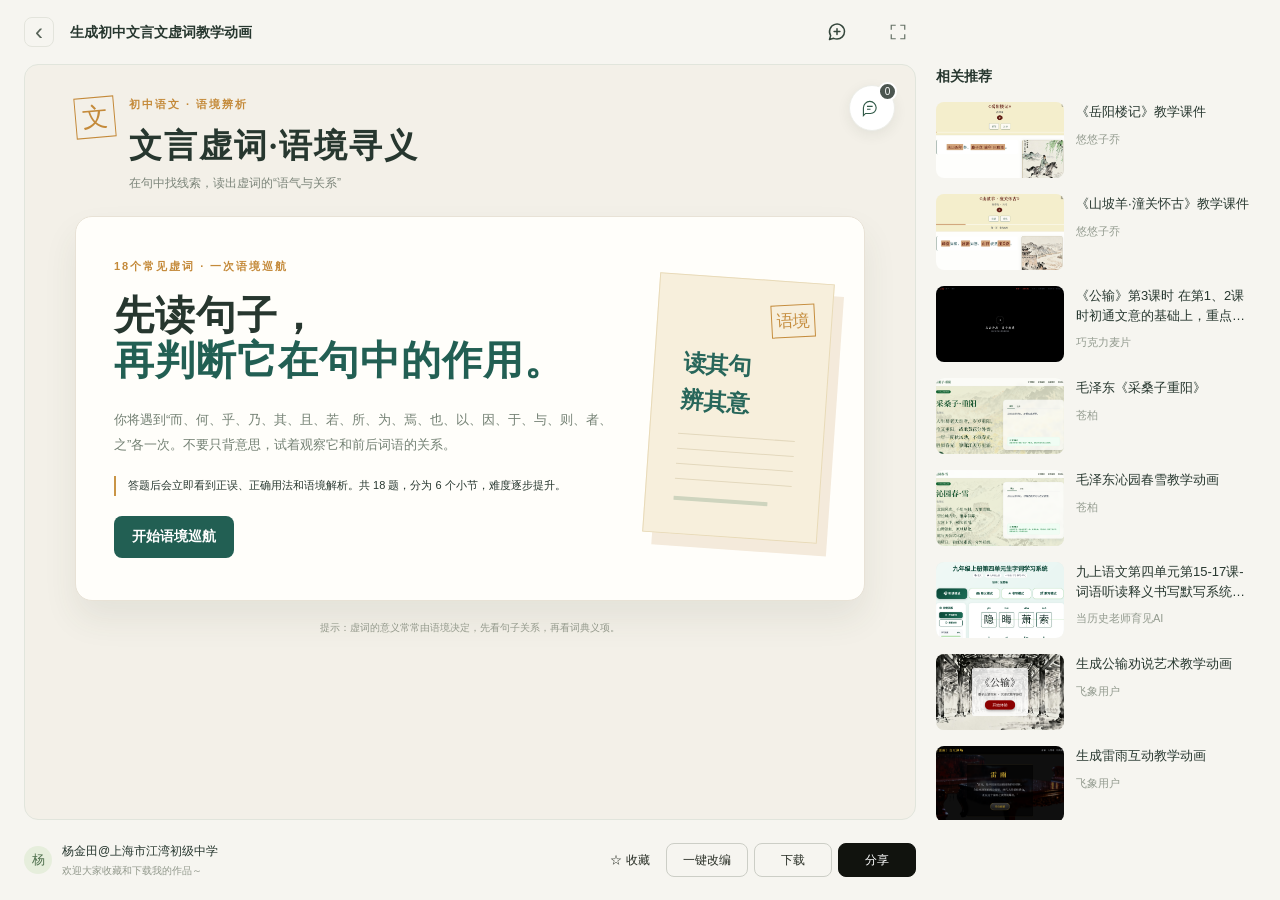
<file: detail.html>
<!doctype html>
<html lang="zh-CN"><head><meta charset="utf-8"><meta name="viewport" content="width=device-width,initial-scale=1"><title>文言虚词 · 语境寻义 — 飞象老师</title><link rel="stylesheet" href="comments.css?v=36"><link rel="stylesheet" href="document-preview.css?v=25"><link rel="stylesheet" href="detail.css?v=36"></head>
<body class="detail-page" data-current-user="owner">
<header class="site-head"><div class="detail-heading"><a class="detail-back" href="./works.html" aria-label="返回我的作品">‹</a><h1 id="detail-title">结合初中语文文言文常见18个虚词，生成虚词互动知识问答</h1></div><div class="tools"><button id="add-comment" class="mode-button" aria-label="添加评论" title="添加评论"></button></div></header>
<div id="mode-tip" hidden><span><i></i>评论模式 · 点击课件中的文字、图片或卡片，添加评论</span><button id="exit-mode">退出评论</button></div>
<main class="workspace"><aside id="edit-chat" hidden aria-label="AI 修改对话"><div class="chat-head"><div><strong>AI 修改</strong><small>围绕当前课件继续调整</small></div><button id="close-chat" aria-label="收起修改对话">×</button></div><div id="chat-messages"><div class="chat-welcome"><span>✧</span><h2>把建议变成修改</h2><p>引用课件中的评论，或选中内容提出修改要求。</p></div></div><form id="chat-form"><div class="attachment-head"><button id="toggle-attachments" type="button" aria-expanded="true">引用内容 <span id="attachment-count">0</span></button><button id="clear-attachments" type="button">清空</button></div><div id="chat-attachments"></div><textarea id="chat-input" aria-label="修改对话消息" placeholder="补充修改要求，或按引用的评论调整…" maxlength="4000"></textarea><div class="chat-send-row"><span>修改当前课件</span><button id="chat-send" class="primary" aria-label="发送修改要求" disabled>↑</button></div><p id="chat-error" role="status" hidden></p></form></aside><section class="canvas" id="canvas" aria-label="课件预览"><button id="detail-fullscreen" aria-label="全屏预览">⛶ 全屏</button><div class="lesson" id="lesson"><div class="lesson-heading"><span class="seal" data-commentable>文</span><div><p class="eyebrow" data-commentable>初中语文 · 语境辨析</p><h1 data-commentable>文言虚词·语境寻义</h1><p class="subtitle" data-commentable>在句中找线索，读出虚词的“语气与关系”</p></div></div><div class="cover"><div class="cover-copy"><p class="eyebrow" data-commentable>18个常见虚词 · 一次语境巡航</p><h2 data-commentable>先读句子，<br><em>再判断它在句中的作用。</em></h2><p class="intro" data-commentable>你将遇到“而、何、乎、乃、其、且、若、所、为、焉、也、以、因、于、与、则、者、之”各一次。不要只背意思，试着观察它和前后词语的关系。</p><p class="note" data-commentable>答题后会立即看到正误、正确用法和语境解析。共 18 题，分为 6 个小节，难度逐步提升。</p><button class="start" id="start" data-commentable>开始语境巡航</button></div><div class="paper" data-commentable role="img" aria-label="读其句，辨其意"><span>语境</span><strong>读其句<br>辨其意</strong><i></i><i></i><i></i><i></i><b></b></div></div><p class="lesson-foot" data-commentable>提示：虚词的意义常常由语境决定，先看句子关系，再看词典义项。</p></div><div id="quiz" hidden><button id="back-cover" class="back-cover">‹ 返回课件首页</button><iframe id="course-frame" title="文言虚词互动练习" src="courseware.html" sandbox="allow-scripts allow-same-origin"></iframe></div></section>
<aside id="panel" hidden aria-label="课件评论"><div class="panel-head"><h2>评论 <span id="panel-count">0</span></h2><button id="close-panel" aria-label="关闭评论面板">×</button></div><div id="thread-list"></div><div class="panel-bulk" id="panel-bulk" hidden><button id="revise-all" class="primary">一键全部修改</button></div></aside><aside id="detail-recommendations" aria-label="相关推荐"><h2>相关推荐</h2><article class="detail-recommendation"><img src="./文件详情页_files/TRWwrHUAxd6QvVJCUujNQP.png" alt="" loading="lazy"><div><p>《岳阳楼记》教学课件</p><small>悠悠子乔</small></div></article><article class="detail-recommendation"><img src="./文件详情页_files/nLKCg3E2eRx4oBBVTKG2jk.png" alt="" loading="lazy"><div><p>《山坡羊·潼关怀古》教学课件</p><small>悠悠子乔</small></div></article><article class="detail-recommendation"><img src="./文件详情页_files/JQMCxR5Jtrm7efFmc6kdR6.png" alt="" loading="lazy"><div><p>《公输》第3课时
在第1、2课时初通文意的基础上，重点研读论辩场景，赏析墨子缜密的论辩逻辑，可以考虑跨学科教学，语文和美术、信息技术、思政等融合。</p><small>巧克力麦片</small></div></article><article class="detail-recommendation"><img src="./文件详情页_files/JwwmZNBGWQ35Vw39wE4R2c.png" alt="" loading="lazy"><div><p>毛泽东《采桑子重阳》</p><small>苍柏</small></div></article><article class="detail-recommendation"><img src="./文件详情页_files/hGMYD43Jpicq8ZjE9L75Cg.png" alt="" loading="lazy"><div><p>毛泽东沁园春雪教学动画</p><small>苍柏</small></div></article><article class="detail-recommendation"><img src="./文件详情页_files/RGxp4Gha6MbQEvf3U6adBT.png" alt="" loading="lazy"><div><p>九上语文第四单元第15-17课-词语听读释义书写默写系统V4.0-张贯峰</p><small>当历史老师育见AI</small></div></article><article class="detail-recommendation"><img src="./文件详情页_files/33jnxq68U2HXf5PR7qRmtM.png" alt="" loading="lazy"><div><p>生成公输劝说艺术教学动画</p><small>飞象用户</small></div></article><article class="detail-recommendation"><img src="./文件详情页_files/Het4X7wxGKfTLQnZAAHeMD.png" alt="" loading="lazy"><div><p>生成雷雨互动教学动画</p><small>飞象用户</small></div></article></aside></main>
<footer class="detail-footer"><div class="detail-author"><span class="avatar">杨</span><div><strong>杨金田@上海市江湾初级中学</strong><small>欢迎大家收藏和下载我的作品～</small></div></div><div class="detail-footer-actions"><button id="detail-favorite" aria-pressed="false">☆ 收藏</button><button id="detail-adapt">一键改编</button><button id="detail-download">下载</button><button id="detail-share" class="primary">分享</button></div></footer><button id="threads-toggle" class="comments-bubble" aria-label="查看全部评论" title="查看全部评论"><span class="bubble-icon"></span><span id="count">0</span></button><section id="comment-card" hidden aria-label="评论详情"></section><div id="marquee" hidden></div><div id="markers"></div><div id="highlight" hidden></div>
<form id="composer" hidden aria-label="添加评论"><div class="composer-head"><span class="avatar" id="composer-avatar">李</span><strong id="composer-name">李文静</strong><button type="button" id="cancel-comment" aria-label="取消评论">×</button></div><blockquote id="quote"></blockquote><textarea id="comment-input" maxlength="2000" placeholder="添加评论…" aria-label="评论内容"></textarea><div class="composer-foot"><span>⌘ / Ctrl + Enter 发送</span><button type="submit" id="send" disabled aria-label="确定" title="确定">✓</button></div></form>
<div id="selection-tools" hidden><div class="selection-buttons"><button id="ai-edit">✧ AI 编辑</button><button id="selection-comment">评论</button><button id="cancel-selection" aria-label="取消选取">×</button></div><form id="ai-form" hidden><textarea id="ai-input" aria-label="修改要求" placeholder="说说你想怎么修改" maxlength="2000"></textarea><button id="ai-submit" disabled aria-label="提交修改要求">✓</button><p id="ai-feedback" hidden role="status">当前为交互原型，尚未接入 AI 修改。你的要求已保留。</p></form></div><div id="toast" role="status" hidden></div><script src="file-examples.js?v=25"></script><script src="document-preview.js?v=25"></script><script src="comments.js?v=37"></script><script src="preview-controls.js?v=36"></script><script src="detail.js?v=35"></script></body></html>
</file>
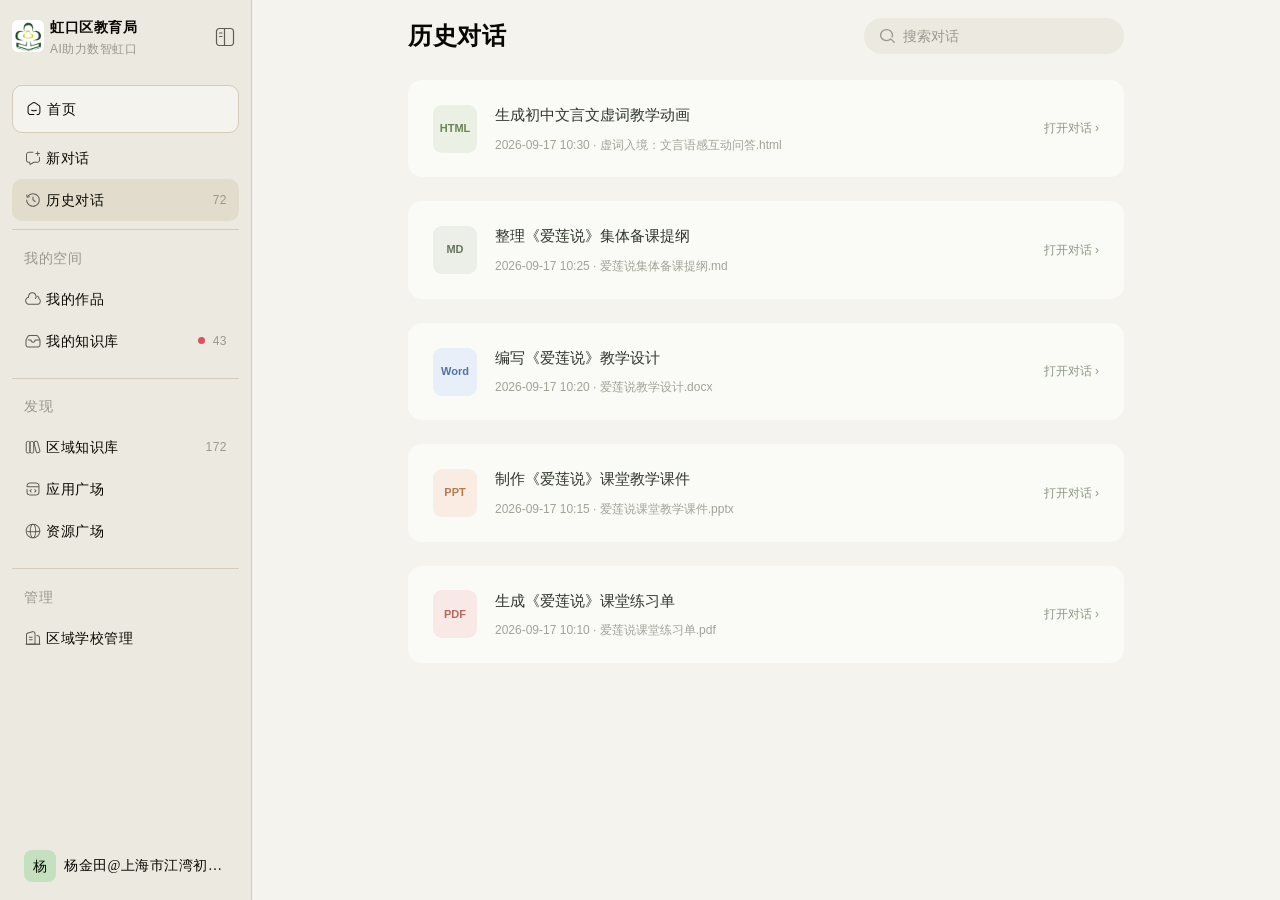
<file: history.html>
<!DOCTYPE html>
<!-- saved from url=(0045)https://pro.feixianglaoshi.com/#/chat-history -->
<html lang="zh-CN"><head><meta http-equiv="Content-Type" content="text/html; charset=UTF-8"><style data-rc-order="prependQueue" data-rc-priority="-999" data-css-hash="amiqmt" data-token-hash="ju2tp6">a{color:#1677ff;text-decoration:none;background-color:transparent;outline:none;cursor:pointer;transition:color 0.3s;-webkit-text-decoration-skip:objects;}a:hover{color:#69b1ff;}a:active{color:#0958d9;}a:active,a:hover{text-decoration:none;outline:0;}a:focus{text-decoration:none;outline:0;}a[disabled]{color:rgba(0,0,0,0.25);cursor:not-allowed;}a{color:#1677ff;text-decoration:none;background-color:transparent;outline:none;cursor:pointer;transition:color 0.3s;-webkit-text-decoration-skip:objects;}a:hover{color:#69b1ff;}a:active{color:#0958d9;}a:active,a:hover{text-decoration:none;outline:0;}a:focus{text-decoration:none;outline:0;}a[disabled]{color:rgba(0,0,0,0.25);cursor:not-allowed;}.anticon{display:inline-flex;align-items:center;color:inherit;font-style:normal;line-height:0;text-align:center;text-transform:none;vertical-align:-0.125em;text-rendering:optimizeLegibility;-webkit-font-smoothing:antialiased;-moz-osx-font-smoothing:grayscale;}.anticon >*{line-height:1;}.anticon svg{display:inline-block;}.anticon .anticon .anticon-icon{display:block;}</style><style data-rc-order="prependQueue" data-rc-priority="-999" data-css-hash="16sx7ln" data-token-hash="ju2tp6">.ant-5-app{font-family:-apple-system,BlinkMacSystemFont,'Segoe UI',Roboto,'Helvetica Neue',Arial,'Noto Sans',sans-serif,'Apple Color Emoji','Segoe UI Emoji','Segoe UI Symbol','Noto Color Emoji';font-size:14px;box-sizing:border-box;}.ant-5-app::before,.ant-5-app::after{box-sizing:border-box;}.ant-5-app [class^="ant-5-app"],.ant-5-app [class*=" ant-5-app"]{box-sizing:border-box;}.ant-5-app [class^="ant-5-app"]::before,.ant-5-app [class*=" ant-5-app"]::before,.ant-5-app [class^="ant-5-app"]::after,.ant-5-app [class*=" ant-5-app"]::after{box-sizing:border-box;}.ant-5-app{color:rgba(0,0,0,0.88);font-size:14px;line-height:1.5714285714285714;font-family:-apple-system,BlinkMacSystemFont,'Segoe UI',Roboto,'Helvetica Neue',Arial,'Noto Sans',sans-serif,'Apple Color Emoji','Segoe UI Emoji','Segoe UI Symbol','Noto Color Emoji';}.ant-5-app.ant-5-app-rtl{direction:rtl;}</style><style data-rc-order="prependQueue" data-rc-priority="-999" data-css-hash="177i60b" data-token-hash="ju2tp6">.ant-5-tooltip{box-sizing:border-box;margin:0;padding:0;color:rgba(0,0,0,0.88);font-size:14px;line-height:1.5714285714285714;list-style:none;font-family:-apple-system,BlinkMacSystemFont,'Segoe UI',Roboto,'Helvetica Neue',Arial,'Noto Sans',sans-serif,'Apple Color Emoji','Segoe UI Emoji','Segoe UI Symbol','Noto Color Emoji';position:absolute;z-index:1070;display:block;width:max-content;max-width:250px;visibility:visible;--valid-offset-x:var(--arrow-offset-horizontal, var(--arrow-x));transform-origin:var(--valid-offset-x, 50%) var(--arrow-y, 50%);--antd-arrow-background-color:rgba(0,0,0,0.85);}.ant-5-tooltip-hidden{display:none;}.ant-5-tooltip .ant-5-tooltip-inner{min-width:28px;min-height:32px;padding:6px 8px;color:#fff;text-align:start;text-decoration:none;word-wrap:break-word;background-color:rgba(0,0,0,0.85);border-radius:6px;box-shadow:0 6px 16px 0 rgba(0, 0, 0, 0.08),0 3px 6px -4px rgba(0, 0, 0, 0.12),0 9px 28px 8px rgba(0, 0, 0, 0.05);box-sizing:border-box;}.ant-5-tooltip-placement-topLeft,.ant-5-tooltip-placement-topRight,.ant-5-tooltip-placement-bottomLeft,.ant-5-tooltip-placement-bottomRight{min-width:34px;}.ant-5-tooltip-placement-left .ant-5-tooltip-inner,.ant-5-tooltip-placement-leftTop .ant-5-tooltip-inner,.ant-5-tooltip-placement-leftBottom .ant-5-tooltip-inner,.ant-5-tooltip-placement-right .ant-5-tooltip-inner,.ant-5-tooltip-placement-rightTop .ant-5-tooltip-inner,.ant-5-tooltip-placement-rightBottom .ant-5-tooltip-inner{border-radius:6px;}.ant-5-tooltip .ant-5-tooltip-content{position:relative;}.ant-5-tooltip.ant-5-tooltip-blue .ant-5-tooltip-inner{background-color:#1677ff;}.ant-5-tooltip.ant-5-tooltip-blue .ant-5-tooltip-arrow{--antd-arrow-background-color:#1677ff;}.ant-5-tooltip.ant-5-tooltip-purple .ant-5-tooltip-inner{background-color:#722ed1;}.ant-5-tooltip.ant-5-tooltip-purple .ant-5-tooltip-arrow{--antd-arrow-background-color:#722ed1;}.ant-5-tooltip.ant-5-tooltip-cyan .ant-5-tooltip-inner{background-color:#13c2c2;}.ant-5-tooltip.ant-5-tooltip-cyan .ant-5-tooltip-arrow{--antd-arrow-background-color:#13c2c2;}.ant-5-tooltip.ant-5-tooltip-green .ant-5-tooltip-inner{background-color:#52c41a;}.ant-5-tooltip.ant-5-tooltip-green .ant-5-tooltip-arrow{--antd-arrow-background-color:#52c41a;}.ant-5-tooltip.ant-5-tooltip-magenta .ant-5-tooltip-inner{background-color:#eb2f96;}.ant-5-tooltip.ant-5-tooltip-magenta .ant-5-tooltip-arrow{--antd-arrow-background-color:#eb2f96;}.ant-5-tooltip.ant-5-tooltip-pink .ant-5-tooltip-inner{background-color:#eb2f96;}.ant-5-tooltip.ant-5-tooltip-pink .ant-5-tooltip-arrow{--antd-arrow-background-color:#eb2f96;}.ant-5-tooltip.ant-5-tooltip-red .ant-5-tooltip-inner{background-color:#f5222d;}.ant-5-tooltip.ant-5-tooltip-red .ant-5-tooltip-arrow{--antd-arrow-background-color:#f5222d;}.ant-5-tooltip.ant-5-tooltip-orange .ant-5-tooltip-inner{background-color:#fa8c16;}.ant-5-tooltip.ant-5-tooltip-orange .ant-5-tooltip-arrow{--antd-arrow-background-color:#fa8c16;}.ant-5-tooltip.ant-5-tooltip-yellow .ant-5-tooltip-inner{background-color:#fadb14;}.ant-5-tooltip.ant-5-tooltip-yellow .ant-5-tooltip-arrow{--antd-arrow-background-color:#fadb14;}.ant-5-tooltip.ant-5-tooltip-volcano .ant-5-tooltip-inner{background-color:#fa541c;}.ant-5-tooltip.ant-5-tooltip-volcano .ant-5-tooltip-arrow{--antd-arrow-background-color:#fa541c;}.ant-5-tooltip.ant-5-tooltip-geekblue .ant-5-tooltip-inner{background-color:#2f54eb;}.ant-5-tooltip.ant-5-tooltip-geekblue .ant-5-tooltip-arrow{--antd-arrow-background-color:#2f54eb;}.ant-5-tooltip.ant-5-tooltip-lime .ant-5-tooltip-inner{background-color:#a0d911;}.ant-5-tooltip.ant-5-tooltip-lime .ant-5-tooltip-arrow{--antd-arrow-background-color:#a0d911;}.ant-5-tooltip.ant-5-tooltip-gold .ant-5-tooltip-inner{background-color:#faad14;}.ant-5-tooltip.ant-5-tooltip-gold .ant-5-tooltip-arrow{--antd-arrow-background-color:#faad14;}.ant-5-tooltip-rtl{direction:rtl;}.ant-5-tooltip .ant-5-tooltip-arrow{position:absolute;z-index:1;display:block;pointer-events:none;width:16px;height:16px;overflow:hidden;}.ant-5-tooltip .ant-5-tooltip-arrow::before{position:absolute;bottom:0;left:0;width:16px;height:8px;background:var(--antd-arrow-background-color);clip-path:polygon(1.6568542494923806px 100%, 50% 1.6568542494923806px, 14.34314575050762px 100%, 1.6568542494923806px 100%);clip-path:path('M 0 8 A 4 4 0 0 0 2.82842712474619 6.82842712474619 L 6.585786437626905 3.0710678118654755 A 2 2 0 0 1 9.414213562373096 3.0710678118654755 L 13.17157287525381 6.82842712474619 A 4 4 0 0 0 16 8 Z');content:"";}.ant-5-tooltip .ant-5-tooltip-arrow::after{content:"";position:absolute;width:8.970562748477143px;height:8.970562748477143px;bottom:0;left:0;right:0;margin:auto;border-radius:0 0 2px 0;transform:translateY(50%) rotate(-135deg);box-shadow:2px 2px 5px rgba(0, 0, 0, 0.05);z-index:0;background:transparent;}.ant-5-tooltip .ant-5-tooltip-arrow:before{background:var(--antd-arrow-background-color);}.ant-5-tooltip-placement-top>.ant-5-tooltip-arrow,.ant-5-tooltip-placement-topLeft>.ant-5-tooltip-arrow,.ant-5-tooltip-placement-topRight>.ant-5-tooltip-arrow{bottom:0;transform:translateY(100%) rotate(180deg);}.ant-5-tooltip-placement-top>.ant-5-tooltip-arrow{left:50%;transform:translateX(-50%) translateY(100%) rotate(180deg);}.ant-5-tooltip-placement-topLeft{--arrow-offset-horizontal:12px;}.ant-5-tooltip-placement-topLeft >.ant-5-tooltip-arrow{left:12px;}.ant-5-tooltip-placement-topRight{--arrow-offset-horizontal:calc(100% - 12px);}.ant-5-tooltip-placement-topRight >.ant-5-tooltip-arrow{right:12px;}.ant-5-tooltip-placement-bottom>.ant-5-tooltip-arrow,.ant-5-tooltip-placement-bottomLeft>.ant-5-tooltip-arrow,.ant-5-tooltip-placement-bottomRight>.ant-5-tooltip-arrow{top:0;transform:translateY(-100%);}.ant-5-tooltip-placement-bottom>.ant-5-tooltip-arrow{left:50%;transform:translateX(-50%) translateY(-100%);}.ant-5-tooltip-placement-bottomLeft{--arrow-offset-horizontal:12px;}.ant-5-tooltip-placement-bottomLeft >.ant-5-tooltip-arrow{left:12px;}.ant-5-tooltip-placement-bottomRight{--arrow-offset-horizontal:calc(100% - 12px);}.ant-5-tooltip-placement-bottomRight >.ant-5-tooltip-arrow{right:12px;}.ant-5-tooltip-placement-left>.ant-5-tooltip-arrow,.ant-5-tooltip-placement-leftTop>.ant-5-tooltip-arrow,.ant-5-tooltip-placement-leftBottom>.ant-5-tooltip-arrow{right:0;transform:translateX(100%) rotate(90deg);}.ant-5-tooltip-placement-left>.ant-5-tooltip-arrow{top:50%;transform:translateY(-50%) translateX(100%) rotate(90deg);}.ant-5-tooltip-placement-leftTop>.ant-5-tooltip-arrow{top:8px;}.ant-5-tooltip-placement-leftBottom>.ant-5-tooltip-arrow{bottom:8px;}.ant-5-tooltip-placement-right>.ant-5-tooltip-arrow,.ant-5-tooltip-placement-rightTop>.ant-5-tooltip-arrow,.ant-5-tooltip-placement-rightBottom>.ant-5-tooltip-arrow{left:0;transform:translateX(-100%) rotate(-90deg);}.ant-5-tooltip-placement-right>.ant-5-tooltip-arrow{top:50%;transform:translateY(-50%) translateX(-100%) rotate(-90deg);}.ant-5-tooltip-placement-rightTop>.ant-5-tooltip-arrow{top:8px;}.ant-5-tooltip-placement-rightBottom>.ant-5-tooltip-arrow{bottom:8px;}.ant-5-tooltip-pure{position:relative;max-width:none;margin:16px;}.ant-5-zoom-big-fast-enter,.ant-5-zoom-big-fast-appear{animation-duration:0.1s;animation-fill-mode:both;animation-play-state:paused;}.ant-5-zoom-big-fast-leave{animation-duration:0.1s;animation-fill-mode:both;animation-play-state:paused;}.ant-5-zoom-big-fast-enter.ant-5-zoom-big-fast-enter-active,.ant-5-zoom-big-fast-appear.ant-5-zoom-big-fast-appear-active{animation-name:antZoomBigIn;animation-play-state:running;}.ant-5-zoom-big-fast-leave.ant-5-zoom-big-fast-leave-active{animation-name:antZoomBigOut;animation-play-state:running;pointer-events:none;}.ant-5-zoom-big-fast-enter,.ant-5-zoom-big-fast-appear{transform:scale(0);opacity:0;animation-timing-function:cubic-bezier(0.08, 0.82, 0.17, 1);}.ant-5-zoom-big-fast-enter-prepare,.ant-5-zoom-big-fast-appear-prepare{transform:none;}.ant-5-zoom-big-fast-leave{animation-timing-function:cubic-bezier(0.78, 0.14, 0.15, 0.86);}</style><style data-rc-order="prependQueue" data-rc-priority="-999" data-css-hash="_effect-antZoomBigIn">@keyframes antZoomBigIn{0%{transform:scale(0.8);opacity:0;}100%{transform:scale(1);opacity:1;}}</style><style data-rc-order="prependQueue" data-rc-priority="-999" data-css-hash="_effect-antZoomBigOut">@keyframes antZoomBigOut{0%{transform:scale(1);}100%{transform:scale(0.8);opacity:0;}}</style><style data-rc-order="prependQueue" data-rc-priority="-999" data-css-hash="58j59t" data-token-hash="ju2tp6">[class^="ant-5-modal"],[class*=" ant-5-modal"]{font-family:-apple-system,BlinkMacSystemFont,'Segoe UI',Roboto,'Helvetica Neue',Arial,'Noto Sans',sans-serif,'Apple Color Emoji','Segoe UI Emoji','Segoe UI Symbol','Noto Color Emoji';font-size:14px;box-sizing:border-box;}[class^="ant-5-modal"]::before,[class*=" ant-5-modal"]::before,[class^="ant-5-modal"]::after,[class*=" ant-5-modal"]::after{box-sizing:border-box;}[class^="ant-5-modal"] [class^="ant-5-modal"],[class*=" ant-5-modal"] [class^="ant-5-modal"],[class^="ant-5-modal"] [class*=" ant-5-modal"],[class*=" ant-5-modal"] [class*=" ant-5-modal"]{box-sizing:border-box;}[class^="ant-5-modal"] [class^="ant-5-modal"]::before,[class*=" ant-5-modal"] [class^="ant-5-modal"]::before,[class^="ant-5-modal"] [class*=" ant-5-modal"]::before,[class*=" ant-5-modal"] [class*=" ant-5-modal"]::before,[class^="ant-5-modal"] [class^="ant-5-modal"]::after,[class*=" ant-5-modal"] [class^="ant-5-modal"]::after,[class^="ant-5-modal"] [class*=" ant-5-modal"]::after,[class*=" ant-5-modal"] [class*=" ant-5-modal"]::after{box-sizing:border-box;}.ant-5-modal-root .ant-5-modal-wrap-rtl{direction:rtl;}.ant-5-modal-root .ant-5-modal-centered{text-align:center;}.ant-5-modal-root .ant-5-modal-centered::before{display:inline-block;width:0;height:100%;vertical-align:middle;content:"";}.ant-5-modal-root .ant-5-modal-centered .ant-5-modal{top:0;display:inline-block;padding-bottom:0;text-align:start;vertical-align:middle;}@media (max-width: 767px){.ant-5-modal-root .ant-5-modal{max-width:calc(100vw - 16px);margin:8px auto;}.ant-5-modal-root .ant-5-modal-centered .ant-5-modal{flex:1;}}.ant-5-modal{box-sizing:border-box;margin:0 auto;padding:0;color:rgba(0,0,0,0.88);font-size:14px;line-height:1.5714285714285714;list-style:none;font-family:-apple-system,BlinkMacSystemFont,'Segoe UI',Roboto,'Helvetica Neue',Arial,'Noto Sans',sans-serif,'Apple Color Emoji','Segoe UI Emoji','Segoe UI Symbol','Noto Color Emoji';pointer-events:none;position:relative;top:100px;width:auto;max-width:calc(100vw - 32px);padding-bottom:24px;}.ant-5-modal .ant-5-modal-title{margin:0;color:rgba(0,0,0,0.88);font-weight:600;font-size:16px;line-height:1.5;word-wrap:break-word;}.ant-5-modal .ant-5-modal-content{position:relative;background-color:#ffffff;background-clip:padding-box;border:0;border-radius:8px;box-shadow:0 6px 16px 0 rgba(0, 0, 0, 0.08),0 3px 6px -4px rgba(0, 0, 0, 0.12),0 9px 28px 8px rgba(0, 0, 0, 0.05);pointer-events:auto;padding:20px 24px;}.ant-5-modal .ant-5-modal-close{position:absolute;top:12px;right:12px;z-index:1010;padding:0;color:rgba(0,0,0,0.45);font-weight:600;line-height:1;text-decoration:none;background:transparent;border-radius:4px;width:32px;height:32px;border:0;outline:0;cursor:pointer;transition:color 0.2s,background-color 0.2s;}.ant-5-modal .ant-5-modal-close-x{display:flex;font-size:16px;font-style:normal;line-height:32px;justify-content:center;text-transform:none;text-rendering:auto;}.ant-5-modal .ant-5-modal-close:disabled{pointer-events:none;}.ant-5-modal .ant-5-modal-close:hover{color:rgba(0,0,0,0.88);background-color:rgba(0,0,0,0.06);text-decoration:none;}.ant-5-modal .ant-5-modal-close:active{background-color:rgba(0,0,0,0.15);}.ant-5-modal .ant-5-modal-close:focus-visible{outline:3px solid #91caff;outline-offset:1px;transition:outline-offset 0s,outline 0s;}.ant-5-modal .ant-5-modal-header{color:rgba(0,0,0,0.88);background:#ffffff;border-radius:8px 8px 0 0;margin-bottom:8px;padding:0;border-bottom:none;}.ant-5-modal .ant-5-modal-body{font-size:14px;line-height:1.5714285714285714;word-wrap:break-word;padding:0;}.ant-5-modal .ant-5-modal-body .ant-5-modal-body-skeleton{width:100%;height:100%;display:flex;justify-content:center;align-items:center;margin:16px auto;}.ant-5-modal .ant-5-modal-footer{text-align:end;background:transparent;margin-top:12px;padding:0;border-top:none;border-radius:0;}.ant-5-modal .ant-5-modal-footer >.ant-5-btn+.ant-5-btn{margin-left:8px;}.ant-5-modal .ant-5-modal-open{overflow:hidden;}.ant-5-modal-pure-panel{top:auto;padding:0;display:flex;flex-direction:column;}.ant-5-modal-pure-panel .ant-5-modal-content,.ant-5-modal-pure-panel .ant-5-modal-body,.ant-5-modal-pure-panel .ant-5-modal-confirm-body-wrapper{display:flex;flex-direction:column;flex:auto;}.ant-5-modal-pure-panel .ant-5-modal-confirm-body{margin-bottom:auto;}.ant-5-modal-root .ant-5-modal-wrap-rtl{direction:rtl;}.ant-5-modal-root .ant-5-modal-wrap-rtl .ant-5-modal-confirm-body{direction:rtl;}.ant-5-modal-root .ant-5-modal.ant-5-zoom-enter,.ant-5-modal-root .ant-5-modal.ant-5-zoom-appear{transform:none;opacity:0;animation-duration:0.3s;user-select:none;}.ant-5-modal-root .ant-5-modal.ant-5-zoom-leave .ant-5-modal-content{pointer-events:none;}.ant-5-modal-root .ant-5-modal-mask{position:fixed;top:0;right:0;bottom:0;left:0;z-index:1000;height:100%;background-color:rgba(0,0,0,0.45);pointer-events:none;}.ant-5-modal-root .ant-5-modal-mask .ant-5-modal-hidden{display:none;}.ant-5-modal-root .ant-5-modal-wrap{position:fixed;top:0;right:0;bottom:0;left:0;z-index:1000;overflow:auto;outline:0;-webkit-overflow-scrolling:touch;}.ant-5-modal-root .ant-5-fade-enter,.ant-5-modal-root .ant-5-fade-appear{animation-duration:0.2s;animation-fill-mode:both;animation-play-state:paused;}.ant-5-modal-root .ant-5-fade-leave{animation-duration:0.2s;animation-fill-mode:both;animation-play-state:paused;}.ant-5-modal-root .ant-5-fade-enter.ant-5-fade-enter-active,.ant-5-modal-root .ant-5-fade-appear.ant-5-fade-appear-active{animation-name:antFadeIn;animation-play-state:running;}.ant-5-modal-root .ant-5-fade-leave.ant-5-fade-leave-active{animation-name:antFadeOut;animation-play-state:running;pointer-events:none;}.ant-5-modal-root .ant-5-fade-enter,.ant-5-modal-root .ant-5-fade-appear{opacity:0;animation-timing-function:linear;}.ant-5-modal-root .ant-5-fade-leave{animation-timing-function:linear;}.ant-5-zoom-enter,.ant-5-zoom-appear{animation-duration:0.2s;animation-fill-mode:both;animation-play-state:paused;}.ant-5-zoom-leave{animation-duration:0.2s;animation-fill-mode:both;animation-play-state:paused;}.ant-5-zoom-enter.ant-5-zoom-enter-active,.ant-5-zoom-appear.ant-5-zoom-appear-active{animation-name:antZoomIn;animation-play-state:running;}.ant-5-zoom-leave.ant-5-zoom-leave-active{animation-name:antZoomOut;animation-play-state:running;pointer-events:none;}.ant-5-zoom-enter,.ant-5-zoom-appear{transform:scale(0);opacity:0;animation-timing-function:cubic-bezier(0.08, 0.82, 0.17, 1);}.ant-5-zoom-enter-prepare,.ant-5-zoom-appear-prepare{transform:none;}.ant-5-zoom-leave{animation-timing-function:cubic-bezier(0.78, 0.14, 0.15, 0.86);}.ant-5-modal-root .ant-5-modal{width:var(--ant-5-modal-xs-width);}@media (min-width: 576px){.ant-5-modal-root .ant-5-modal{width:var(--ant-5-modal-sm-width);}}@media (min-width: 768px){.ant-5-modal-root .ant-5-modal{width:var(--ant-5-modal-md-width);}}@media (min-width: 992px){.ant-5-modal-root .ant-5-modal{width:var(--ant-5-modal-lg-width);}}@media (min-width: 1200px){.ant-5-modal-root .ant-5-modal{width:var(--ant-5-modal-xl-width);}}@media (min-width: 1600px){.ant-5-modal-root .ant-5-modal{width:var(--ant-5-modal-xxl-width);}}</style><style data-rc-order="prependQueue" data-rc-priority="-999" data-css-hash="_effect-antFadeIn">@keyframes antFadeIn{0%{opacity:0;}100%{opacity:1;}}</style><style data-rc-order="prependQueue" data-rc-priority="-999" data-css-hash="_effect-antFadeOut">@keyframes antFadeOut{0%{opacity:1;}100%{opacity:0;}}</style><style data-rc-order="prependQueue" data-rc-priority="-999" data-css-hash="_effect-antZoomIn">@keyframes antZoomIn{0%{transform:scale(0.2);opacity:0;}100%{transform:scale(1);opacity:1;}}</style><style data-rc-order="prependQueue" data-rc-priority="-999" data-css-hash="_effect-antZoomOut">@keyframes antZoomOut{0%{transform:scale(1);}100%{transform:scale(0.2);opacity:0;}}</style><style data-rc-order="prependQueue" data-rc-priority="-999" data-css-hash="jdu5lb" data-token-hash="ju2tp6">.ant-5-dropdown{position:absolute;top:-9999px;left:-9999px;z-index:1050;display:block;}.ant-5-dropdown::before{position:absolute;top:-4px;bottom:-4px;z-index:-9999;opacity:0.0001;content:"";}.ant-5-dropdown-menu-vertical{max-height:100vh;overflow-y:auto;}.ant-5-dropdown-trigger.ant-5-btn>.anticon-down,.ant-5-dropdown-trigger.ant-5-btn>.ant-5-btn-icon>.anticon-down{font-size:12px;}.ant-5-dropdown .ant-5-dropdown-wrap{position:relative;}.ant-5-dropdown .ant-5-dropdown-wrap .ant-5-btn>.anticon-down{font-size:12px;}.ant-5-dropdown .ant-5-dropdown-wrap .anticon-down::before{transition:transform 0.2s;}.ant-5-dropdown .ant-5-dropdown-wrap-open .anticon-down::before{transform:rotate(180deg);}.ant-5-dropdown-hidden,.ant-5-dropdown-menu-hidden,.ant-5-dropdown-menu-submenu-hidden{display:none;}.ant-5-dropdown.ant-5-slide-down-enter.ant-5-slide-down-enter-active.ant-5-dropdown-placement-bottomLeft,.ant-5-dropdown.ant-5-slide-down-appear.ant-5-slide-down-appear-active.ant-5-dropdown-placement-bottomLeft,.ant-5-dropdown.ant-5-slide-down-enter.ant-5-slide-down-enter-active.ant-5-dropdown-placement-bottom,.ant-5-dropdown.ant-5-slide-down-appear.ant-5-slide-down-appear-active.ant-5-dropdown-placement-bottom,.ant-5-dropdown.ant-5-slide-down-enter.ant-5-slide-down-enter-active.ant-5-dropdown-placement-bottomRight,.ant-5-dropdown.ant-5-slide-down-appear.ant-5-slide-down-appear-active.ant-5-dropdown-placement-bottomRight{animation-name:antSlideUpIn;}.ant-5-dropdown.ant-5-slide-up-enter.ant-5-slide-up-enter-active.ant-5-dropdown-placement-topLeft,.ant-5-dropdown.ant-5-slide-up-appear.ant-5-slide-up-appear-active.ant-5-dropdown-placement-topLeft,.ant-5-dropdown.ant-5-slide-up-enter.ant-5-slide-up-enter-active.ant-5-dropdown-placement-top,.ant-5-dropdown.ant-5-slide-up-appear.ant-5-slide-up-appear-active.ant-5-dropdown-placement-top,.ant-5-dropdown.ant-5-slide-up-enter.ant-5-slide-up-enter-active.ant-5-dropdown-placement-topRight,.ant-5-dropdown.ant-5-slide-up-appear.ant-5-slide-up-appear-active.ant-5-dropdown-placement-topRight{animation-name:antSlideDownIn;}.ant-5-dropdown.ant-5-slide-down-leave.ant-5-slide-down-leave-active.ant-5-dropdown-placement-bottomLeft,.ant-5-dropdown.ant-5-slide-down-leave.ant-5-slide-down-leave-active.ant-5-dropdown-placement-bottom,.ant-5-dropdown.ant-5-slide-down-leave.ant-5-slide-down-leave-active.ant-5-dropdown-placement-bottomRight{animation-name:antSlideUpOut;}.ant-5-dropdown.ant-5-slide-up-leave.ant-5-slide-up-leave-active.ant-5-dropdown-placement-topLeft,.ant-5-dropdown.ant-5-slide-up-leave.ant-5-slide-up-leave-active.ant-5-dropdown-placement-top,.ant-5-dropdown.ant-5-slide-up-leave.ant-5-slide-up-leave-active.ant-5-dropdown-placement-topRight{animation-name:antSlideDownOut;}.ant-5-dropdown .ant-5-dropdown-arrow{position:absolute;z-index:1;display:block;pointer-events:none;width:16px;height:16px;overflow:hidden;}.ant-5-dropdown .ant-5-dropdown-arrow::before{position:absolute;bottom:0;left:0;width:16px;height:8px;background:#ffffff;clip-path:polygon(1.6568542494923806px 100%, 50% 1.6568542494923806px, 14.34314575050762px 100%, 1.6568542494923806px 100%);clip-path:path('M 0 8 A 4 4 0 0 0 2.82842712474619 6.82842712474619 L 6.585786437626905 3.0710678118654755 A 2 2 0 0 1 9.414213562373096 3.0710678118654755 L 13.17157287525381 6.82842712474619 A 4 4 0 0 0 16 8 Z');content:"";}.ant-5-dropdown .ant-5-dropdown-arrow::after{content:"";position:absolute;width:8.970562748477143px;height:8.970562748477143px;bottom:0;left:0;right:0;margin:auto;border-radius:0 0 2px 0;transform:translateY(50%) rotate(-135deg);box-shadow:2px 2px 5px rgba(0, 0, 0, 0.05);z-index:0;background:transparent;}.ant-5-dropdown .ant-5-dropdown-arrow:before{background:#ffffff;}.ant-5-dropdown-placement-top>.ant-5-dropdown-arrow,.ant-5-dropdown-placement-topLeft>.ant-5-dropdown-arrow,.ant-5-dropdown-placement-topRight>.ant-5-dropdown-arrow{bottom:0;transform:translateY(100%) rotate(180deg);}.ant-5-dropdown-placement-top>.ant-5-dropdown-arrow{left:50%;transform:translateX(-50%) translateY(100%) rotate(180deg);}.ant-5-dropdown-placement-topLeft{--arrow-offset-horizontal:12px;}.ant-5-dropdown-placement-topLeft >.ant-5-dropdown-arrow{left:12px;}.ant-5-dropdown-placement-topRight{--arrow-offset-horizontal:calc(100% - 12px);}.ant-5-dropdown-placement-topRight >.ant-5-dropdown-arrow{right:12px;}.ant-5-dropdown-placement-bottom>.ant-5-dropdown-arrow,.ant-5-dropdown-placement-bottomLeft>.ant-5-dropdown-arrow,.ant-5-dropdown-placement-bottomRight>.ant-5-dropdown-arrow{top:0;transform:translateY(-100%);}.ant-5-dropdown-placement-bottom>.ant-5-dropdown-arrow{left:50%;transform:translateX(-50%) translateY(-100%);}.ant-5-dropdown-placement-bottomLeft{--arrow-offset-horizontal:12px;}.ant-5-dropdown-placement-bottomLeft >.ant-5-dropdown-arrow{left:12px;}.ant-5-dropdown-placement-bottomRight{--arrow-offset-horizontal:calc(100% - 12px);}.ant-5-dropdown-placement-bottomRight >.ant-5-dropdown-arrow{right:12px;}.ant-5-dropdown .ant-5-dropdown-menu{position:relative;margin:0;}.ant-5-dropdown-menu-submenu-popup{position:absolute;z-index:1050;background:transparent;box-shadow:none;transform-origin:0 0;}.ant-5-dropdown-menu-submenu-popup ul,.ant-5-dropdown-menu-submenu-popup li{list-style:none;margin:0;}.ant-5-dropdown,.ant-5-dropdown-menu-submenu{box-sizing:border-box;margin:0;padding:0;color:rgba(0,0,0,0.88);font-size:14px;line-height:1.5714285714285714;list-style:none;font-family:-apple-system,BlinkMacSystemFont,'Segoe UI',Roboto,'Helvetica Neue',Arial,'Noto Sans',sans-serif,'Apple Color Emoji','Segoe UI Emoji','Segoe UI Symbol','Noto Color Emoji';}.ant-5-dropdown .ant-5-dropdown-menu,.ant-5-dropdown-menu-submenu .ant-5-dropdown-menu{padding:4px;list-style-type:none;background-color:#ffffff;background-clip:padding-box;border-radius:8px;outline:none;box-shadow:0 6px 16px 0 rgba(0, 0, 0, 0.08),0 3px 6px -4px rgba(0, 0, 0, 0.12),0 9px 28px 8px rgba(0, 0, 0, 0.05);}.ant-5-dropdown .ant-5-dropdown-menu:focus-visible,.ant-5-dropdown-menu-submenu .ant-5-dropdown-menu:focus-visible{outline:3px solid #91caff;outline-offset:1px;transition:outline-offset 0s,outline 0s;}.ant-5-dropdown .ant-5-dropdown-menu:empty,.ant-5-dropdown-menu-submenu .ant-5-dropdown-menu:empty{padding:0;box-shadow:none;}.ant-5-dropdown .ant-5-dropdown-menu .ant-5-dropdown-menu-item-group-title,.ant-5-dropdown-menu-submenu .ant-5-dropdown-menu .ant-5-dropdown-menu-item-group-title{padding:5px 12px;color:rgba(0,0,0,0.45);transition:all 0.2s;}.ant-5-dropdown .ant-5-dropdown-menu .ant-5-dropdown-menu-item,.ant-5-dropdown-menu-submenu .ant-5-dropdown-menu .ant-5-dropdown-menu-item{position:relative;display:flex;align-items:center;}.ant-5-dropdown .ant-5-dropdown-menu .ant-5-dropdown-menu-item-icon,.ant-5-dropdown-menu-submenu .ant-5-dropdown-menu .ant-5-dropdown-menu-item-icon{min-width:14px;margin-right:8px;font-size:12px;}.ant-5-dropdown .ant-5-dropdown-menu .ant-5-dropdown-menu-title-content,.ant-5-dropdown-menu-submenu .ant-5-dropdown-menu .ant-5-dropdown-menu-title-content{flex:auto;}.ant-5-dropdown .ant-5-dropdown-menu .ant-5-dropdown-menu-title-content-with-extra,.ant-5-dropdown-menu-submenu .ant-5-dropdown-menu .ant-5-dropdown-menu-title-content-with-extra{display:inline-flex;align-items:center;width:100%;}.ant-5-dropdown .ant-5-dropdown-menu .ant-5-dropdown-menu-title-content >a,.ant-5-dropdown-menu-submenu .ant-5-dropdown-menu .ant-5-dropdown-menu-title-content >a{color:inherit;transition:all 0.2s;}.ant-5-dropdown .ant-5-dropdown-menu .ant-5-dropdown-menu-title-content >a:hover,.ant-5-dropdown-menu-submenu .ant-5-dropdown-menu .ant-5-dropdown-menu-title-content >a:hover{color:inherit;}.ant-5-dropdown .ant-5-dropdown-menu .ant-5-dropdown-menu-title-content >a::after,.ant-5-dropdown-menu-submenu .ant-5-dropdown-menu .ant-5-dropdown-menu-title-content >a::after{position:absolute;top:0;right:0;bottom:0;left:0;content:"";}.ant-5-dropdown .ant-5-dropdown-menu .ant-5-dropdown-menu-title-content .ant-5-dropdown-menu-item-extra,.ant-5-dropdown-menu-submenu .ant-5-dropdown-menu .ant-5-dropdown-menu-title-content .ant-5-dropdown-menu-item-extra{padding-left:16px;margin-left:auto;font-size:12px;color:rgba(0,0,0,0.45);}.ant-5-dropdown .ant-5-dropdown-menu .ant-5-dropdown-menu-item,.ant-5-dropdown-menu-submenu .ant-5-dropdown-menu .ant-5-dropdown-menu-item,.ant-5-dropdown .ant-5-dropdown-menu .ant-5-dropdown-menu-submenu-title,.ant-5-dropdown-menu-submenu .ant-5-dropdown-menu .ant-5-dropdown-menu-submenu-title{display:flex;margin:0;padding:5px 12px;color:rgba(0,0,0,0.88);font-weight:normal;font-size:14px;line-height:1.5714285714285714;cursor:pointer;transition:all 0.2s;border-radius:4px;}.ant-5-dropdown .ant-5-dropdown-menu .ant-5-dropdown-menu-item:hover,.ant-5-dropdown-menu-submenu .ant-5-dropdown-menu .ant-5-dropdown-menu-item:hover,.ant-5-dropdown .ant-5-dropdown-menu .ant-5-dropdown-menu-submenu-title:hover,.ant-5-dropdown-menu-submenu .ant-5-dropdown-menu .ant-5-dropdown-menu-submenu-title:hover,.ant-5-dropdown .ant-5-dropdown-menu .ant-5-dropdown-menu-item-active,.ant-5-dropdown-menu-submenu .ant-5-dropdown-menu .ant-5-dropdown-menu-item-active,.ant-5-dropdown .ant-5-dropdown-menu .ant-5-dropdown-menu-submenu-title-active,.ant-5-dropdown-menu-submenu .ant-5-dropdown-menu .ant-5-dropdown-menu-submenu-title-active{background-color:rgba(0,0,0,0.04);}.ant-5-dropdown .ant-5-dropdown-menu .ant-5-dropdown-menu-item:focus-visible,.ant-5-dropdown-menu-submenu .ant-5-dropdown-menu .ant-5-dropdown-menu-item:focus-visible,.ant-5-dropdown .ant-5-dropdown-menu .ant-5-dropdown-menu-submenu-title:focus-visible,.ant-5-dropdown-menu-submenu .ant-5-dropdown-menu .ant-5-dropdown-menu-submenu-title:focus-visible{outline:3px solid #91caff;outline-offset:1px;transition:outline-offset 0s,outline 0s;}.ant-5-dropdown .ant-5-dropdown-menu .ant-5-dropdown-menu-item-selected,.ant-5-dropdown-menu-submenu .ant-5-dropdown-menu .ant-5-dropdown-menu-item-selected,.ant-5-dropdown .ant-5-dropdown-menu .ant-5-dropdown-menu-submenu-title-selected,.ant-5-dropdown-menu-submenu .ant-5-dropdown-menu .ant-5-dropdown-menu-submenu-title-selected{color:#1677ff;background-color:#e6f4ff;}.ant-5-dropdown .ant-5-dropdown-menu .ant-5-dropdown-menu-item-selected:hover,.ant-5-dropdown-menu-submenu .ant-5-dropdown-menu .ant-5-dropdown-menu-item-selected:hover,.ant-5-dropdown .ant-5-dropdown-menu .ant-5-dropdown-menu-submenu-title-selected:hover,.ant-5-dropdown-menu-submenu .ant-5-dropdown-menu .ant-5-dropdown-menu-submenu-title-selected:hover,.ant-5-dropdown .ant-5-dropdown-menu .ant-5-dropdown-menu-item-selected-active,.ant-5-dropdown-menu-submenu .ant-5-dropdown-menu .ant-5-dropdown-menu-item-selected-active,.ant-5-dropdown .ant-5-dropdown-menu .ant-5-dropdown-menu-submenu-title-selected-active,.ant-5-dropdown-menu-submenu .ant-5-dropdown-menu .ant-5-dropdown-menu-submenu-title-selected-active{background-color:#bae0ff;}.ant-5-dropdown .ant-5-dropdown-menu .ant-5-dropdown-menu-item-disabled,.ant-5-dropdown-menu-submenu .ant-5-dropdown-menu .ant-5-dropdown-menu-item-disabled,.ant-5-dropdown .ant-5-dropdown-menu .ant-5-dropdown-menu-submenu-title-disabled,.ant-5-dropdown-menu-submenu .ant-5-dropdown-menu .ant-5-dropdown-menu-submenu-title-disabled{color:rgba(0,0,0,0.25);cursor:not-allowed;}.ant-5-dropdown .ant-5-dropdown-menu .ant-5-dropdown-menu-item-disabled:hover,.ant-5-dropdown-menu-submenu .ant-5-dropdown-menu .ant-5-dropdown-menu-item-disabled:hover,.ant-5-dropdown .ant-5-dropdown-menu .ant-5-dropdown-menu-submenu-title-disabled:hover,.ant-5-dropdown-menu-submenu .ant-5-dropdown-menu .ant-5-dropdown-menu-submenu-title-disabled:hover{color:rgba(0,0,0,0.25);background-color:#ffffff;cursor:not-allowed;}.ant-5-dropdown .ant-5-dropdown-menu .ant-5-dropdown-menu-item-disabled a,.ant-5-dropdown-menu-submenu .ant-5-dropdown-menu .ant-5-dropdown-menu-item-disabled a,.ant-5-dropdown .ant-5-dropdown-menu .ant-5-dropdown-menu-submenu-title-disabled a,.ant-5-dropdown-menu-submenu .ant-5-dropdown-menu .ant-5-dropdown-menu-submenu-title-disabled a{pointer-events:none;}.ant-5-dropdown .ant-5-dropdown-menu .ant-5-dropdown-menu-item-divider,.ant-5-dropdown-menu-submenu .ant-5-dropdown-menu .ant-5-dropdown-menu-item-divider,.ant-5-dropdown .ant-5-dropdown-menu .ant-5-dropdown-menu-submenu-title-divider,.ant-5-dropdown-menu-submenu .ant-5-dropdown-menu .ant-5-dropdown-menu-submenu-title-divider{height:1px;margin:4px 0;overflow:hidden;line-height:0;background-color:rgba(5,5,5,0.06);}.ant-5-dropdown .ant-5-dropdown-menu .ant-5-dropdown-menu-item .ant-5-dropdown-menu-submenu-expand-icon,.ant-5-dropdown-menu-submenu .ant-5-dropdown-menu .ant-5-dropdown-menu-item .ant-5-dropdown-menu-submenu-expand-icon,.ant-5-dropdown .ant-5-dropdown-menu .ant-5-dropdown-menu-submenu-title .ant-5-dropdown-menu-submenu-expand-icon,.ant-5-dropdown-menu-submenu .ant-5-dropdown-menu .ant-5-dropdown-menu-submenu-title .ant-5-dropdown-menu-submenu-expand-icon{position:absolute;right:8px;}.ant-5-dropdown .ant-5-dropdown-menu .ant-5-dropdown-menu-item .ant-5-dropdown-menu-submenu-expand-icon .ant-5-dropdown-menu-submenu-arrow-icon,.ant-5-dropdown-menu-submenu .ant-5-dropdown-menu .ant-5-dropdown-menu-item .ant-5-dropdown-menu-submenu-expand-icon .ant-5-dropdown-menu-submenu-arrow-icon,.ant-5-dropdown .ant-5-dropdown-menu .ant-5-dropdown-menu-submenu-title .ant-5-dropdown-menu-submenu-expand-icon .ant-5-dropdown-menu-submenu-arrow-icon,.ant-5-dropdown-menu-submenu .ant-5-dropdown-menu .ant-5-dropdown-menu-submenu-title .ant-5-dropdown-menu-submenu-expand-icon .ant-5-dropdown-menu-submenu-arrow-icon{margin-right:0!important;color:rgba(0,0,0,0.45);font-size:12px;font-style:normal;}.ant-5-dropdown .ant-5-dropdown-menu .ant-5-dropdown-menu-item-group-list,.ant-5-dropdown-menu-submenu .ant-5-dropdown-menu .ant-5-dropdown-menu-item-group-list{margin:0 8px;padding:0;list-style:none;}.ant-5-dropdown .ant-5-dropdown-menu .ant-5-dropdown-menu-submenu-title,.ant-5-dropdown-menu-submenu .ant-5-dropdown-menu .ant-5-dropdown-menu-submenu-title{padding-right:24px;}.ant-5-dropdown .ant-5-dropdown-menu .ant-5-dropdown-menu-submenu-vertical,.ant-5-dropdown-menu-submenu .ant-5-dropdown-menu .ant-5-dropdown-menu-submenu-vertical{position:relative;}.ant-5-dropdown .ant-5-dropdown-menu .ant-5-dropdown-menu-submenu.ant-5-dropdown-menu-submenu-disabled .ant-5-dropdown-menu-submenu-title,.ant-5-dropdown-menu-submenu .ant-5-dropdown-menu .ant-5-dropdown-menu-submenu.ant-5-dropdown-menu-submenu-disabled .ant-5-dropdown-menu-submenu-title,.ant-5-dropdown .ant-5-dropdown-menu .ant-5-dropdown-menu-submenu.ant-5-dropdown-menu-submenu-disabled .ant-5-dropdown-menu-submenu-title .ant-5-dropdown-menu-submenu-arrow-icon,.ant-5-dropdown-menu-submenu .ant-5-dropdown-menu .ant-5-dropdown-menu-submenu.ant-5-dropdown-menu-submenu-disabled .ant-5-dropdown-menu-submenu-title .ant-5-dropdown-menu-submenu-arrow-icon{color:rgba(0,0,0,0.25);background-color:#ffffff;cursor:not-allowed;}.ant-5-dropdown .ant-5-dropdown-menu .ant-5-dropdown-menu-submenu-selected .ant-5-dropdown-menu-submenu-title,.ant-5-dropdown-menu-submenu .ant-5-dropdown-menu .ant-5-dropdown-menu-submenu-selected .ant-5-dropdown-menu-submenu-title{color:#1677ff;}.ant-5-slide-up-enter,.ant-5-slide-up-appear{animation-duration:0.2s;animation-fill-mode:both;animation-play-state:paused;}.ant-5-slide-up-leave{animation-duration:0.2s;animation-fill-mode:both;animation-play-state:paused;}.ant-5-slide-up-enter.ant-5-slide-up-enter-active,.ant-5-slide-up-appear.ant-5-slide-up-appear-active{animation-name:antSlideUpIn;animation-play-state:running;}.ant-5-slide-up-leave.ant-5-slide-up-leave-active{animation-name:antSlideUpOut;animation-play-state:running;pointer-events:none;}.ant-5-slide-up-enter,.ant-5-slide-up-appear{transform:scale(0);transform-origin:0% 0%;opacity:0;animation-timing-function:cubic-bezier(0.23, 1, 0.32, 1);}.ant-5-slide-up-enter-prepare,.ant-5-slide-up-appear-prepare{transform:scale(1);}.ant-5-slide-up-leave{animation-timing-function:cubic-bezier(0.755, 0.05, 0.855, 0.06);}.ant-5-slide-down-enter,.ant-5-slide-down-appear{animation-duration:0.2s;animation-fill-mode:both;animation-play-state:paused;}.ant-5-slide-down-leave{animation-duration:0.2s;animation-fill-mode:both;animation-play-state:paused;}.ant-5-slide-down-enter.ant-5-slide-down-enter-active,.ant-5-slide-down-appear.ant-5-slide-down-appear-active{animation-name:antSlideDownIn;animation-play-state:running;}.ant-5-slide-down-leave.ant-5-slide-down-leave-active{animation-name:antSlideDownOut;animation-play-state:running;pointer-events:none;}.ant-5-slide-down-enter,.ant-5-slide-down-appear{transform:scale(0);transform-origin:0% 0%;opacity:0;animation-timing-function:cubic-bezier(0.23, 1, 0.32, 1);}.ant-5-slide-down-enter-prepare,.ant-5-slide-down-appear-prepare{transform:scale(1);}.ant-5-slide-down-leave{animation-timing-function:cubic-bezier(0.755, 0.05, 0.855, 0.06);}.ant-5-move-up-enter,.ant-5-move-up-appear{animation-duration:0.2s;animation-fill-mode:both;animation-play-state:paused;}.ant-5-move-up-leave{animation-duration:0.2s;animation-fill-mode:both;animation-play-state:paused;}.ant-5-move-up-enter.ant-5-move-up-enter-active,.ant-5-move-up-appear.ant-5-move-up-appear-active{animation-name:antMoveUpIn;animation-play-state:running;}.ant-5-move-up-leave.ant-5-move-up-leave-active{animation-name:antMoveUpOut;animation-play-state:running;pointer-events:none;}.ant-5-move-up-enter,.ant-5-move-up-appear{opacity:0;animation-timing-function:cubic-bezier(0.08, 0.82, 0.17, 1);}.ant-5-move-up-leave{animation-timing-function:cubic-bezier(0.78, 0.14, 0.15, 0.86);}.ant-5-move-down-enter,.ant-5-move-down-appear{animation-duration:0.2s;animation-fill-mode:both;animation-play-state:paused;}.ant-5-move-down-leave{animation-duration:0.2s;animation-fill-mode:both;animation-play-state:paused;}.ant-5-move-down-enter.ant-5-move-down-enter-active,.ant-5-move-down-appear.ant-5-move-down-appear-active{animation-name:antMoveDownIn;animation-play-state:running;}.ant-5-move-down-leave.ant-5-move-down-leave-active{animation-name:antMoveDownOut;animation-play-state:running;pointer-events:none;}.ant-5-move-down-enter,.ant-5-move-down-appear{opacity:0;animation-timing-function:cubic-bezier(0.08, 0.82, 0.17, 1);}.ant-5-move-down-leave{animation-timing-function:cubic-bezier(0.78, 0.14, 0.15, 0.86);}.ant-5-zoom-big-enter,.ant-5-zoom-big-appear{animation-duration:0.2s;animation-fill-mode:both;animation-play-state:paused;}.ant-5-zoom-big-leave{animation-duration:0.2s;animation-fill-mode:both;animation-play-state:paused;}.ant-5-zoom-big-enter.ant-5-zoom-big-enter-active,.ant-5-zoom-big-appear.ant-5-zoom-big-appear-active{animation-name:antZoomBigIn;animation-play-state:running;}.ant-5-zoom-big-leave.ant-5-zoom-big-leave-active{animation-name:antZoomBigOut;animation-play-state:running;pointer-events:none;}.ant-5-zoom-big-enter,.ant-5-zoom-big-appear{transform:scale(0);opacity:0;animation-timing-function:cubic-bezier(0.08, 0.82, 0.17, 1);}.ant-5-zoom-big-enter-prepare,.ant-5-zoom-big-appear-prepare{transform:none;}.ant-5-zoom-big-leave{animation-timing-function:cubic-bezier(0.78, 0.14, 0.15, 0.86);}.ant-5-dropdown .ant-5-dropdown-menu .ant-5-dropdown-menu-item.ant-5-dropdown-menu-item-danger:not(.ant-5-dropdown-menu-item-disabled),.ant-5-dropdown-menu-submenu .ant-5-dropdown-menu .ant-5-dropdown-menu-item.ant-5-dropdown-menu-item-danger:not(.ant-5-dropdown-menu-item-disabled){color:#ff4d4f;}.ant-5-dropdown .ant-5-dropdown-menu .ant-5-dropdown-menu-item.ant-5-dropdown-menu-item-danger:not(.ant-5-dropdown-menu-item-disabled):hover,.ant-5-dropdown-menu-submenu .ant-5-dropdown-menu .ant-5-dropdown-menu-item.ant-5-dropdown-menu-item-danger:not(.ant-5-dropdown-menu-item-disabled):hover{color:#fff;background-color:#ff4d4f;}</style><style data-rc-order="prependQueue" data-rc-priority="-999" data-css-hash="_effect-antSlideUpIn">@keyframes antSlideUpIn{0%{transform:scaleY(0.8);transform-origin:0% 0%;opacity:0;}100%{transform:scaleY(1);transform-origin:0% 0%;opacity:1;}}</style><style data-rc-order="prependQueue" data-rc-priority="-999" data-css-hash="_effect-antSlideDownIn">@keyframes antSlideDownIn{0%{transform:scaleY(0.8);transform-origin:100% 100%;opacity:0;}100%{transform:scaleY(1);transform-origin:100% 100%;opacity:1;}}</style><style data-rc-order="prependQueue" data-rc-priority="-999" data-css-hash="_effect-antSlideUpOut">@keyframes antSlideUpOut{0%{transform:scaleY(1);transform-origin:0% 0%;opacity:1;}100%{transform:scaleY(0.8);transform-origin:0% 0%;opacity:0;}}</style><style data-rc-order="prependQueue" data-rc-priority="-999" data-css-hash="_effect-antSlideDownOut">@keyframes antSlideDownOut{0%{transform:scaleY(1);transform-origin:100% 100%;opacity:1;}100%{transform:scaleY(0.8);transform-origin:100% 100%;opacity:0;}}</style><style data-rc-order="prependQueue" data-rc-priority="-999" data-css-hash="_effect-antMoveUpIn">@keyframes antMoveUpIn{0%{transform:translate3d(0, -100%, 0);transform-origin:0 0;opacity:0;}100%{transform:translate3d(0, 0, 0);transform-origin:0 0;opacity:1;}}</style><style data-rc-order="prependQueue" data-rc-priority="-999" data-css-hash="_effect-antMoveUpOut">@keyframes antMoveUpOut{0%{transform:translate3d(0, 0, 0);transform-origin:0 0;opacity:1;}100%{transform:translate3d(0, -100%, 0);transform-origin:0 0;opacity:0;}}</style><style data-rc-order="prependQueue" data-rc-priority="-999" data-css-hash="_effect-antMoveDownIn">@keyframes antMoveDownIn{0%{transform:translate3d(0, 100%, 0);transform-origin:0 0;opacity:0;}100%{transform:translate3d(0, 0, 0);transform-origin:0 0;opacity:1;}}</style><style data-rc-order="prependQueue" data-rc-priority="-999" data-css-hash="_effect-antMoveDownOut">@keyframes antMoveDownOut{0%{transform:translate3d(0, 0, 0);transform-origin:0 0;opacity:1;}100%{transform:translate3d(0, 100%, 0);transform-origin:0 0;opacity:0;}}</style><style data-rc-order="prependQueue" data-css-hash="18n8gvw" data-token-hash="1gwk7ce">.anticon{display:inline-flex;align-items:center;color:inherit;font-style:normal;line-height:0;text-align:center;text-transform:none;vertical-align:-0.125em;text-rendering:optimizeLegibility;-webkit-font-smoothing:antialiased;-moz-osx-font-smoothing:grayscale;}.anticon >*{line-height:1;}.anticon svg{display:inline-block;}.anticon .anticon .anticon-icon{display:block;}</style>
  
  <link rel="icon" href="https://pro.feixianglaoshi.com/favicon.ico">
  <meta name="viewport" content="width=device-width, initial-scale=1.0">
  <title>飞象老师校园版</title>
  
  
  <style>
    #boot-fallback {
      position: fixed;
      top: 0;
      right: 0;
      bottom: 0;
      left: 0;
      z-index: 9999;
      display: none;
      align-items: center;
      justify-content: center;
      background: #fff;
      color: #1f2329;
      font-family: -apple-system, BlinkMacSystemFont, "Helvetica Neue", "PingFang SC", "Hiragino Sans GB", "Microsoft YaHei", sans-serif;
      padding: 24px;
      box-sizing: border-box;
    }
    #boot-fallback .bf-card {
      max-width: 480px;
      text-align: center;
    }
    #boot-fallback .bf-title {
      font-size: 20px;
      font-weight: 600;
      margin: 0 0 12px;
    }
    #boot-fallback .bf-desc {
      font-size: 14px;
      line-height: 1.7;
      color: #595959;
      margin: 0 0 24px;
    }
    #boot-fallback .bf-actions {
      display: flex;
      justify-content: center;
      flex-wrap: wrap;
      /* flex gap 在 Chrome 84+ 才支持，老浏览器统一走 margin 兜底间距 */
      margin: -6px;
    }
    #boot-fallback .bf-btn {
      display: inline-flex;
      align-items: center;
      justify-content: center;
      box-sizing: border-box;
      min-width: 112px;
      height: 36px;
      margin: 6px;
      padding: 0 20px;
      border: 1px solid #A87E2C;
      border-radius: 8px;
      font-size: 14px;
      text-decoration: none;
      cursor: pointer;
      transition: background-color 0.2s ease, color 0.2s ease, border-color 0.2s ease;
    }
    #boot-fallback .bf-btn-primary {
      background: #A87E2C;
      color: #FFFFFF;
    }
    #boot-fallback .bf-btn-primary:hover {
      background: #7A5D20;
      border-color: #7A5D20;
    }
    #boot-fallback .bf-btn-default {
      background: #FFFFFF;
      color: #A87E2C;
    }
    #boot-fallback .bf-btn-default:hover {
      background: rgba(201, 167, 110, 0.10);
      color: #7A5D20;
      border-color: #7A5D20;
    }
  </style>
  
  <link rel="stylesheet" crossorigin="" href="./飞象老师校园版-我的_files/index-Ds4ZapQ-.css">
<style type="text/css">.CtxtMenu_InfoClose {  top:.2em; right:.2em;}
.CtxtMenu_InfoContent {  overflow:auto; text-align:left; font-size:80%;  padding:.4em .6em; border:1px inset; margin:1em 0px;  max-height:20em; max-width:30em; background-color:#EEEEEE;  white-space:normal;}
.CtxtMenu_Info.CtxtMenu_MousePost {outline:none;}
.CtxtMenu_Info {  position:fixed; left:50%; width:auto; text-align:center;  border:3px outset; padding:1em 2em; background-color:#DDDDDD;  color:black;  cursor:default; font-family:message-box; font-size:120%;  font-style:normal; text-indent:0; text-transform:none;  line-height:normal; letter-spacing:normal; word-spacing:normal;  word-wrap:normal; white-space:nowrap; float:none; z-index:201;  border-radius: 15px;                     /* Opera 10.5 and IE9 */  -webkit-border-radius:15px;               /* Safari and Chrome */  -moz-border-radius:15px;                  /* Firefox */  -khtml-border-radius:15px;                /* Konqueror */  box-shadow:0px 10px 20px #808080;         /* Opera 10.5 and IE9 */  -webkit-box-shadow:0px 10px 20px #808080; /* Safari 3 & Chrome */  -moz-box-shadow:0px 10px 20px #808080;    /* Forefox 3.5 */  -khtml-box-shadow:0px 10px 20px #808080;  /* Konqueror */  filter:progid:DXImageTransform.Microsoft.dropshadow(OffX=2, OffY=2, Color="gray", Positive="true"); /* IE */}
</style><style type="text/css">.CtxtMenu_MenuClose {  position:absolute;  cursor:pointer;  display:inline-block;  border:2px solid #AAA;  border-radius:18px;  -webkit-border-radius: 18px;             /* Safari and Chrome */  -moz-border-radius: 18px;                /* Firefox */  -khtml-border-radius: 18px;              /* Konqueror */  font-family: "Courier New", Courier;  font-size:24px;  color:#F0F0F0}
.CtxtMenu_MenuClose span {  display:block; background-color:#AAA; border:1.5px solid;  border-radius:18px;  -webkit-border-radius: 18px;             /* Safari and Chrome */  -moz-border-radius: 18px;                /* Firefox */  -khtml-border-radius: 18px;              /* Konqueror */  line-height:0;  padding:8px 0 6px     /* may need to be browser-specific */}
.CtxtMenu_MenuClose:hover {  color:white!important;  border:2px solid #CCC!important}
.CtxtMenu_MenuClose:hover span {  background-color:#CCC!important}
.CtxtMenu_MenuClose:hover:focus {  outline:none}
</style><style type="text/css">.CtxtMenu_Menu {  position:absolute;  background-color:white;  color:black;  width:auto; padding:5px 0px;  border:1px solid #CCCCCC; margin:0; cursor:default;  font: menu; text-align:left; text-indent:0; text-transform:none;  line-height:normal; letter-spacing:normal; word-spacing:normal;  word-wrap:normal; white-space:nowrap; float:none; z-index:201;  border-radius: 5px;                     /* Opera 10.5 and IE9 */  -webkit-border-radius: 5px;             /* Safari and Chrome */  -moz-border-radius: 5px;                /* Firefox */  -khtml-border-radius: 5px;              /* Konqueror */  box-shadow:0px 10px 20px #808080;         /* Opera 10.5 and IE9 */  -webkit-box-shadow:0px 10px 20px #808080; /* Safari 3 & Chrome */  -moz-box-shadow:0px 10px 20px #808080;    /* Forefox 3.5 */  -khtml-box-shadow:0px 10px 20px #808080;  /* Konqueror */}
.CtxtMenu_MenuItem {  padding: 1px 2em;  background:transparent;}
.CtxtMenu_MenuArrow {  position:absolute; right:.5em; padding-top:.25em; color:#666666;  font-family: null; font-size: .75em}
.CtxtMenu_MenuActive .CtxtMenu_MenuArrow {color:white}
.CtxtMenu_MenuArrow.CtxtMenu_RTL {left:.5em; right:auto}
.CtxtMenu_MenuCheck {  position:absolute; left:.7em;  font-family: null}
.CtxtMenu_MenuCheck.CtxtMenu_RTL { right:.7em; left:auto }
.CtxtMenu_MenuRadioCheck {  position:absolute; left: .7em;}
.CtxtMenu_MenuRadioCheck.CtxtMenu_RTL {  right: .7em; left:auto}
.CtxtMenu_MenuInputBox {  padding-left: 1em; right:.5em; color:#666666;  font-family: null;}
.CtxtMenu_MenuInputBox.CtxtMenu_RTL {  left: .1em;}
.CtxtMenu_MenuComboBox {  left:.1em; padding-bottom:.5em;}
.CtxtMenu_MenuSlider {  left: .1em;}
.CtxtMenu_SliderValue {  position:absolute; right:.1em; padding-top:.25em; color:#333333;  font-size: .75em}
.CtxtMenu_SliderBar {  outline: none; background: #d3d3d3}
.CtxtMenu_MenuLabel {  padding: 1px 2em 3px 1.33em;  font-style:italic}
.CtxtMenu_MenuRule {  border-top: 1px solid #DDDDDD;  margin: 4px 3px;}
.CtxtMenu_MenuDisabled {  color:GrayText}
.CtxtMenu_MenuActive {  background-color: #606872;  color: white;}
.CtxtMenu_MenuDisabled:focus {  background-color: #E8E8E8}
.CtxtMenu_MenuLabel:focus {  background-color: #E8E8E8}
.CtxtMenu_ContextMenu:focus {  outline:none}
.CtxtMenu_ContextMenu .CtxtMenu_MenuItem:focus {  outline:none}
.CtxtMenu_SelectionMenu {  position:relative; float:left;  border-bottom: none; -webkit-box-shadow:none; -webkit-border-radius:0px; }
.CtxtMenu_SelectionItem {  padding-right: 1em;}
.CtxtMenu_Selection {  right: 40%; width:50%; }
.CtxtMenu_SelectionBox {  padding: 0em; max-height:20em; max-width: none;  background-color:#FFFFFF;}
.CtxtMenu_SelectionDivider {  clear: both; border-top: 2px solid #000000;}
.CtxtMenu_Menu .CtxtMenu_MenuClose {  top:-10px; left:-10px}
</style><style id="MJX-CHTML-styles">
mjx-container[jax="CHTML"] {
  line-height: 0;
}

mjx-container [space="1"] {
  margin-left: .111em;
}

mjx-container [space="2"] {
  margin-left: .167em;
}

mjx-container [space="3"] {
  margin-left: .222em;
}

mjx-container [space="4"] {
  margin-left: .278em;
}

mjx-container [space="5"] {
  margin-left: .333em;
}

mjx-container [rspace="1"] {
  margin-right: .111em;
}

mjx-container [rspace="2"] {
  margin-right: .167em;
}

mjx-container [rspace="3"] {
  margin-right: .222em;
}

mjx-container [rspace="4"] {
  margin-right: .278em;
}

mjx-container [rspace="5"] {
  margin-right: .333em;
}

mjx-container [size="s"] {
  font-size: 70.7%;
}

mjx-container [size="ss"] {
  font-size: 50%;
}

mjx-container [size="Tn"] {
  font-size: 60%;
}

mjx-container [size="sm"] {
  font-size: 85%;
}

mjx-container [size="lg"] {
  font-size: 120%;
}

mjx-container [size="Lg"] {
  font-size: 144%;
}

mjx-container [size="LG"] {
  font-size: 173%;
}

mjx-container [size="hg"] {
  font-size: 207%;
}

mjx-container [size="HG"] {
  font-size: 249%;
}

mjx-container [width="full"] {
  width: 100%;
}

mjx-box {
  display: inline-block;
}

mjx-block {
  display: block;
}

mjx-itable {
  display: inline-table;
}

mjx-row {
  display: table-row;
}

mjx-row > * {
  display: table-cell;
}

mjx-mtext {
  display: inline-block;
}

mjx-mstyle {
  display: inline-block;
}

mjx-merror {
  display: inline-block;
  color: red;
  background-color: yellow;
}

mjx-mphantom {
  visibility: hidden;
}

_::-webkit-full-page-media, _:future, :root mjx-container {
  will-change: opacity;
}

mjx-assistive-mml {
  position: absolute !important;
  top: 0px;
  left: 0px;
  clip: rect(1px, 1px, 1px, 1px);
  padding: 1px 0px 0px 0px !important;
  border: 0px !important;
  display: block !important;
  width: auto !important;
  overflow: hidden !important;
  -webkit-touch-callout: none;
  -webkit-user-select: none;
  -khtml-user-select: none;
  -moz-user-select: none;
  -ms-user-select: none;
  user-select: none;
}

mjx-assistive-mml[display="block"] {
  width: 100% !important;
}

mjx-c::before {
  display: block;
  width: 0;
}

mjx-c.mjx-c2225::before {
  font-style: italic;
}

.MJX-TEX {
  font-family: MJXZERO, MJXTEX;
}

.TEX-B {
  font-family: MJXZERO, MJXTEX-B;
}

.TEX-I {
  font-family: MJXZERO, MJXTEX-I;
}

.TEX-MI {
  font-family: MJXZERO, MJXTEX-MI;
}

.TEX-BI {
  font-family: MJXZERO, MJXTEX-BI;
}

.TEX-S1 {
  font-family: MJXZERO, MJXTEX-S1;
}

.TEX-S2 {
  font-family: MJXZERO, MJXTEX-S2;
}

.TEX-S3 {
  font-family: MJXZERO, MJXTEX-S3;
}

.TEX-S4 {
  font-family: MJXZERO, MJXTEX-S4;
}

.TEX-A {
  font-family: MJXZERO, MJXTEX-A;
}

.TEX-C {
  font-family: MJXZERO, MJXTEX-C;
}

.TEX-CB {
  font-family: MJXZERO, MJXTEX-CB;
}

.TEX-FR {
  font-family: MJXZERO, MJXTEX-FR;
}

.TEX-FRB {
  font-family: MJXZERO, MJXTEX-FRB;
}

.TEX-SS {
  font-family: MJXZERO, MJXTEX-SS;
}

.TEX-SSB {
  font-family: MJXZERO, MJXTEX-SSB;
}

.TEX-SSI {
  font-family: MJXZERO, MJXTEX-SSI;
}

.TEX-SC {
  font-family: MJXZERO, MJXTEX-SC;
}

.TEX-T {
  font-family: MJXZERO, MJXTEX-T;
}

.TEX-V {
  font-family: MJXZERO, MJXTEX-V;
}

.TEX-VB {
  font-family: MJXZERO, MJXTEX-VB;
}

mjx-stretchy-v mjx-c, mjx-stretchy-h mjx-c {
  font-family: MJXZERO, MJXTEX-S1, MJXTEX-S4, MJXTEX, MJXTEX-A ! important;
}

@font-face /* 0 */ {
  font-family: MJXZERO;
  src: url("https://static-nginx-online.fbcontent.cn/metis/metis-web-mathjax/output/chtml/fonts/woff-v2/MathJax_Zero.woff") format("woff");
}

@font-face /* 1 */ {
  font-family: MJXTEX;
  src: url("https://static-nginx-online.fbcontent.cn/metis/metis-web-mathjax/output/chtml/fonts/woff-v2/MathJax_Main-Regular.woff") format("woff");
}

@font-face /* 2 */ {
  font-family: MJXTEX-B;
  src: url("https://static-nginx-online.fbcontent.cn/metis/metis-web-mathjax/output/chtml/fonts/woff-v2/MathJax_Main-Bold.woff") format("woff");
}

@font-face /* 3 */ {
  font-family: MJXTEX-I;
  src: url("https://static-nginx-online.fbcontent.cn/metis/metis-web-mathjax/output/chtml/fonts/woff-v2/MathJax_Math-Italic.woff") format("woff");
}

@font-face /* 4 */ {
  font-family: MJXTEX-MI;
  src: url("https://static-nginx-online.fbcontent.cn/metis/metis-web-mathjax/output/chtml/fonts/woff-v2/MathJax_Main-Italic.woff") format("woff");
}

@font-face /* 5 */ {
  font-family: MJXTEX-BI;
  src: url("https://static-nginx-online.fbcontent.cn/metis/metis-web-mathjax/output/chtml/fonts/woff-v2/MathJax_Math-BoldItalic.woff") format("woff");
}

@font-face /* 6 */ {
  font-family: MJXTEX-S1;
  src: url("https://static-nginx-online.fbcontent.cn/metis/metis-web-mathjax/output/chtml/fonts/woff-v2/MathJax_Size1-Regular.woff") format("woff");
}

@font-face /* 7 */ {
  font-family: MJXTEX-S2;
  src: url("https://static-nginx-online.fbcontent.cn/metis/metis-web-mathjax/output/chtml/fonts/woff-v2/MathJax_Size2-Regular.woff") format("woff");
}

@font-face /* 8 */ {
  font-family: MJXTEX-S3;
  src: url("https://static-nginx-online.fbcontent.cn/metis/metis-web-mathjax/output/chtml/fonts/woff-v2/MathJax_Size3-Regular.woff") format("woff");
}

@font-face /* 9 */ {
  font-family: MJXTEX-S4;
  src: url("https://static-nginx-online.fbcontent.cn/metis/metis-web-mathjax/output/chtml/fonts/woff-v2/MathJax_Size4-Regular.woff") format("woff");
}

@font-face /* 10 */ {
  font-family: MJXTEX-A;
  src: url("https://static-nginx-online.fbcontent.cn/metis/metis-web-mathjax/output/chtml/fonts/woff-v2/MathJax_AMS-Regular.woff") format("woff");
}

@font-face /* 11 */ {
  font-family: MJXTEX-C;
  src: url("https://static-nginx-online.fbcontent.cn/metis/metis-web-mathjax/output/chtml/fonts/woff-v2/MathJax_Calligraphic-Regular.woff") format("woff");
}

@font-face /* 12 */ {
  font-family: MJXTEX-CB;
  src: url("https://static-nginx-online.fbcontent.cn/metis/metis-web-mathjax/output/chtml/fonts/woff-v2/MathJax_Calligraphic-Bold.woff") format("woff");
}

@font-face /* 13 */ {
  font-family: MJXTEX-FR;
  src: url("https://static-nginx-online.fbcontent.cn/metis/metis-web-mathjax/output/chtml/fonts/woff-v2/MathJax_Fraktur-Regular.woff") format("woff");
}

@font-face /* 14 */ {
  font-family: MJXTEX-FRB;
  src: url("https://static-nginx-online.fbcontent.cn/metis/metis-web-mathjax/output/chtml/fonts/woff-v2/MathJax_Fraktur-Bold.woff") format("woff");
}

@font-face /* 15 */ {
  font-family: MJXTEX-SS;
  src: url("https://static-nginx-online.fbcontent.cn/metis/metis-web-mathjax/output/chtml/fonts/woff-v2/MathJax_SansSerif-Regular.woff") format("woff");
}

@font-face /* 16 */ {
  font-family: MJXTEX-SSB;
  src: url("https://static-nginx-online.fbcontent.cn/metis/metis-web-mathjax/output/chtml/fonts/woff-v2/MathJax_SansSerif-Bold.woff") format("woff");
}

@font-face /* 17 */ {
  font-family: MJXTEX-SSI;
  src: url("https://static-nginx-online.fbcontent.cn/metis/metis-web-mathjax/output/chtml/fonts/woff-v2/MathJax_SansSerif-Italic.woff") format("woff");
}

@font-face /* 18 */ {
  font-family: MJXTEX-SC;
  src: url("https://static-nginx-online.fbcontent.cn/metis/metis-web-mathjax/output/chtml/fonts/woff-v2/MathJax_Script-Regular.woff") format("woff");
}

@font-face /* 19 */ {
  font-family: MJXTEX-T;
  src: url("https://static-nginx-online.fbcontent.cn/metis/metis-web-mathjax/output/chtml/fonts/woff-v2/MathJax_Typewriter-Regular.woff") format("woff");
}

@font-face /* 20 */ {
  font-family: MJXTEX-V;
  src: url("https://static-nginx-online.fbcontent.cn/metis/metis-web-mathjax/output/chtml/fonts/woff-v2/MathJax_Vector-Regular.woff") format("woff");
}

@font-face /* 21 */ {
  font-family: MJXTEX-VB;
  src: url("https://static-nginx-online.fbcontent.cn/metis/metis-web-mathjax/output/chtml/fonts/woff-v2/MathJax_Vector-Bold.woff") format("woff");
}

@font-face /* 22 */ {
  font-family: METISMATH;
  src: url("https://static-nginx-online.fbcontent.cn/metis/metis-web-mathjax/output/chtml/fonts/woff-v2/MathJax_MetisMath.ttf");
  unicode-range: U+100C40;
}
</style><link rel="stylesheet" href="history.css?v=25"></head>

<body>
  <div id="root"><div class="" style="height: 100%;"><div class="ant-5-app"><div class="_layout_iacdl_1" style="--sidebar-actual-width: 252px;"><aside class="_sidebar_cuoa3_1 "><div class="_sidebarHeader_cuoa3_40"><button type="button" class="_workspace_cuoa3_55" aria-label="回到首页"><div class="_schoolLogo_cuoa3_183"><img class="_schoolLogoImg_cuoa3_198" alt="虹口区教育局" src="./飞象老师校园版_files/hongkou-education-logo-BcGQ0D6p.png"></div><div class="_schoolInfo_cuoa3_56"><div class="_schoolName_cuoa3_211">虹口区教育局</div><div class="_poweredBy_cuoa3_221">AI助力数智虹口</div></div></button><button type="button" class="_toggleBtn_cuoa3_67" aria-label="收起导航"><svg mexport="1" xmlns="http://www.w3.org/2000/svg" xmlns:xlink="http://www.w3.org/1999/xlink" width="28" height="28" viewBox="0 0 28 28"><defs><clippath id="clipPath0:0:0"><path d="M0 0L28 0L28 28L0 28L0 0Z" fill-rule="nonzero" transform="matrix(1 0 0 1 0 0)"></path></clippath></defs><g clip-path="url(#clipPath0:0:0)"><path d="M3 0.6Q2.51132 0.6 2.066 0.788358Q1.63541 0.970482 1.30294 1.30294Q0.970482 1.63541 0.788358 2.066Q0.6 2.51132 0.6 3L0.6 14Q0.6 14.4887 0.788358 14.934Q0.970482 15.3646 1.30294 15.6971Q1.63541 16.0295 2.066 16.2116Q2.51132 16.4 3 16.4L14 16.4Q14.4887 16.4 14.934 16.2116Q15.3646 16.0295 15.6971 15.6971Q16.0295 15.3646 16.2116 14.934Q16.4 14.4887 16.4 14L16.4 3Q16.4 2.51132 16.2116 2.066Q16.0295 1.63541 15.6971 1.30294Q15.3646 0.970483 14.934 0.788358Q14.4887 0.6 14 0.6L3 0.6ZM3 -0.6L14 -0.6Q14.732 -0.6 15.4015 -0.316848Q16.0476 -0.043547 16.5456 0.454416Q17.0435 0.952378 17.3168 1.59853Q17.6 2.26798 17.6 3L17.6 14Q17.6 14.732 17.3168 15.4015Q17.0436 16.0476 16.5456 16.5456Q16.0476 17.0436 15.4015 17.3168Q14.732 17.6 14 17.6L3 17.6Q2.26798 17.6 1.59853 17.3168Q0.952379 17.0436 0.454416 16.5456Q-0.0435476 16.0476 -0.316848 15.4015Q-0.6 14.732 -0.6 14L-0.6 3Q-0.6 2.26798 -0.316848 1.59853Q-0.0435473 0.952379 0.454416 0.454416Q0.952379 -0.0435473 1.59853 -0.316848Q2.26798 -0.6 3 -0.6Z" fill-rule="nonzero" transform="matrix(1 0 0 1 5.5 5.5)" fill="rgb(93, 92, 86)"></path><path d="M-0.6 0C-0.6 0.331368 -0.331368 0.6 0 0.6L17 0.6C17.3314 0.6 17.6 0.331368 17.6 0C17.6 -0.331368 17.3314 -0.6 17 -0.6L0 -0.6C-0.331368 -0.6 -0.6 -0.331368 -0.6 0ZM4.5 1.9C4.16863 1.9 3.9 2.16863 3.9 2.5L3.9 5C3.9 5.33137 4.16863 5.6 4.5 5.6C4.83137 5.6 5.1 5.33137 5.1 5L5.1 2.5C5.1 2.16863 4.83137 1.9 4.5 1.9ZM8 1.9C7.66863 1.9 7.4 2.16863 7.4 2.5L7.4 5C7.4 5.33137 7.66863 5.6 8 5.6C8.33137 5.6 8.6 5.33137 8.6 5L8.6 2.5C8.6 2.16863 8.33137 1.9 8 1.9Z" fill-rule="evenodd" transform="matrix(0 1 -1 0 13.5 5.5)" fill="rgb(93, 92, 86)"></path></g></svg></button></div><nav class="_sidebarNav_cuoa3_275"><button type="button" class="_navItem_cuoa3_73 _navItemHome_cuoa3_78 _navItemFirst_cuoa3_140"><span class="_navItemMain_cuoa3_110"><span class="_navIcon_cuoa3_334"><svg mexport="1" xmlns="http://www.w3.org/2000/svg" xmlns:xlink="http://www.w3.org/1999/xlink" width="18" height="18" viewBox="0 0 18 18"><defs><clippath id="clipPath0:0:0"><path d="M0 0L18 0L18 18L0 18L0 0Z" fill-rule="nonzero" transform="matrix(1 0 0 1 0 0)"></path></clippath></defs><g clip-path="url(#clipPath0:0:0)"><path d="M1.42824 8.16165L3.81467 10.548C4.00993 10.7433 4.32652 10.7433 4.52177 10.548C4.71703 10.3528 4.71702 10.0362 4.52176 9.84093L2.13535 7.45454Q1.54373 6.86293 1.5437 6.02626Q1.54368 5.18958 2.13527 4.59793L5.45486 1.27794Q5.80327 0.929491 6.273 0.780614Q6.74272 0.631738 7.22824 0.715881L11.1833 1.40132Q11.8702 1.52037 12.3632 2.01328Q12.8562 2.50619 12.9753 3.19307L13.6613 7.14855Q13.7455 7.63409 13.5967 8.10387Q13.4478 8.57365 13.0994 8.9221L9.77949 12.2419Q9.18786 12.8335 8.35123 12.8335Q7.5146 12.8336 6.92296 12.242L6.58356 11.9026C6.38829 11.7074 6.0717 11.7074 5.87645 11.9026C5.6812 12.0979 5.68121 12.4145 5.87648 12.6098L6.21589 12.9491Q6.65011 13.3833 7.21514 13.6124Q7.76052 13.8336 8.35126 13.8335Q8.94199 13.8335 9.48736 13.6124Q10.0524 13.3832 10.4866 12.949L13.8065 9.62922Q14.3274 9.10826 14.55 8.40592Q14.7725 7.70358 14.6466 6.97766L13.9606 3.02218Q13.7873 2.02309 13.0703 1.30613Q12.3532 0.589164 11.3541 0.416012L7.399 -0.269432Q6.67313 -0.39523 5.97087 -0.172652Q5.2686 0.0499255 4.74771 0.570876L1.42812 3.89086Q0.993937 4.3251 0.764827 4.89014Q0.543688 5.43554 0.543704 6.02628Q0.543721 6.61703 0.764892 7.16241Q0.994033 7.72745 1.42824 8.16165Z" fill-rule="evenodd" transform="matrix(0.707107 -0.707107 0.707107 0.707107 -1.16629 10.3618)" fill="rgb(8, 7, 1)"></path><path d="M0.710344 -0.426639C0.47472 -0.565265 0.171324 -0.48663 0.032699 -0.251006Q-0.112577 -0.0040772 -0.244602 0.437672Q-0.495 1.27549 -0.495 2.29309Q-0.495 3.3107 -0.244602 4.14851Q-0.112577 4.59026 0.032699 4.83719C0.171324 5.07282 0.47472 5.15145 0.710344 5.01283C0.945968 4.8742 1.0246 4.5708 0.885978 4.33518Q0.801584 4.19173 0.703941 3.86502Q0.495 3.16592 0.495 2.29309Q0.495 1.42026 0.703941 0.721162Q0.801585 0.394451 0.885978 0.251006C1.0246 0.0153812 0.945969 -0.288014 0.710344 -0.426639Z" fill-rule="evenodd" transform="matrix(0 -1 1 0 6.70693 10.7508)" fill="rgb(8, 7, 1)"></path></g></svg></span><span class="_navLabel_cuoa3_57">首页</span></span></button><button type="button" class="_navItem_cuoa3_73 _navItemAfterFirst_cuoa3_343"><span class="_navItemMain_cuoa3_110"><span class="_navIcon_cuoa3_334"><svg mexport="1" xmlns="http://www.w3.org/2000/svg" xmlns:xlink="http://www.w3.org/1999/xlink" width="18" height="18" viewBox="0 0 18 18"><defs><clippath id="clipPath0:0:0"><path d="M0 0L18 0L18 18L0 18L0 0Z" fill-rule="nonzero" transform="matrix(1 0 0 1 0 0)"></path></clippath></defs><g clip-path="url(#clipPath0:0:0)"><path d="M-0.5 0C-0.5 0.27614 -0.27614 0.5 0 0.5L3.71429 0.5C3.99043 0.5 4.21429 0.27614 4.21429 0C4.21429 -0.27614 3.99043 -0.5 3.71429 -0.5L0 -0.5C-0.27614 -0.5 -0.5 -0.27614 -0.5 0Z" fill-rule="evenodd" transform="matrix(1 0 0 1 11.7857 4.60714)" fill="rgb(93, 92, 86)"></path><path d="M-0.5 0C-0.5 0.27614 -0.27614 0.5 0 0.5L3.71429 0.5C3.99043 0.5 4.21429 0.27614 4.21429 0C4.21429 -0.27614 3.99043 -0.5 3.71429 -0.5L0 -0.5C-0.27614 -0.5 -0.5 -0.27614 -0.5 0Z" fill-rule="evenodd" transform="matrix(0 1 -1 0 13.6429 2.75)" fill="rgb(93, 92, 86)"></path><path d="M2.7 0.5L6.5 0.5C6.77614 0.5 7 0.27614 7 0C7 -0.27614 6.77614 -0.5 6.5 -0.5L2.7 -0.5Q2.04929 -0.5 1.45426 -0.248323Q0.879908 -0.00539165 0.437258 0.437258Q-0.00539211 0.879909 -0.248323 1.45426Q-0.5 2.04929 -0.5 2.7L-0.5 7.8Q-0.5 8.34898 -0.287615 8.85112Q-0.0826372 9.33574 0.290812 9.70919Q0.664261 10.0826 1.14889 10.2876Q1.65102 10.5 2.2 10.5L2.75 10.5L2.75 11.6258Q2.75 11.9058 2.89287 12.1423Q3.02687 12.3642 3.25352 12.4938Q3.48018 12.6235 3.73936 12.6265Q4.01568 12.6297 4.25702 12.4877L7.63615 10.5L10.8 10.5Q11.349 10.5 11.8511 10.2876Q12.3357 10.0826 12.7092 9.70919Q13.0826 9.33574 13.2876 8.85111Q13.5 8.34898 13.5 7.8L13.5 5C13.5 4.72386 13.2761 4.5 13 4.5C12.7239 4.5 12.5 4.72386 12.5 5L12.5 7.8Q12.5 8.50416 12.0021 9.00208Q11.5042 9.5 10.8 9.5L7.63615 9.5Q7.36384 9.5 7.12913 9.63807L3.75 11.6258L3.75 10.5Q3.75 10.0858 3.45711 9.79289Q3.16421 9.5 2.75 9.5L2.2 9.5Q1.49584 9.5 0.997919 9.00208Q0.5 8.50416 0.5 7.8L0.5 2.7Q0.5 2.25208 0.672681 1.84381Q0.839633 1.4491 1.14437 1.14437Q1.4491 0.839633 1.84381 0.672682Q2.25208 0.5 2.7 0.5Z" fill-rule="evenodd" transform="matrix(1 0 0 1 2.5 3.2)" fill="rgb(93, 92, 86)"></path></g></svg></span><span class="_navLabel_cuoa3_57">新对话</span></span></button><button type="button" class="_navItem_cuoa3_73 _navItemActive_cuoa3_99 _navItemWithCount_cuoa3_107"><span class="_navItemMain_cuoa3_110"><span class="_navIcon_cuoa3_334"><svg mexport="1" xmlns="http://www.w3.org/2000/svg" xmlns:xlink="http://www.w3.org/1999/xlink" width="18" height="18" viewBox="0 0 18 18"><defs><clippath id="clipPath0:0:0"><path d="M0 0L18 0L18 18L0 18L0 0Z" fill-rule="nonzero" transform="matrix(1 0 0 1 0 0)"></path></clippath></defs><g clip-path="url(#clipPath0:0:0)"><path d="M3.08114 0.291121Q1.65235 1.05551 0.719904 2.39256C0.561945 2.61906 0.61751 2.93073 0.84401 3.08869C1.07051 3.24665 1.38218 3.19108 1.54014 2.96458Q2.33545 1.82417 3.55286 1.17287Q4.81058 0.5 6.25 0.5Q7.42017 0.5 8.48801 0.951658Q9.51979 1.38807 10.3159 2.18414Q11.1119 2.9802 11.5483 4.01199Q12 5.07984 12 6.25Q12 7.42016 11.5483 8.48801Q11.1119 9.51979 10.3159 10.3159Q9.51979 11.1119 8.48801 11.5483Q7.42016 12 6.25 12Q5.07984 12 4.01199 11.5483Q2.9802 11.1119 2.18414 10.3159Q1.38807 9.51979 0.951659 8.48801Q0.500001 7.42017 0.500001 6.25C0.5 5.97386 0.27614 5.75 0 5.75C-0.27614 5.75 -0.5 5.97386 -0.5 6.25Q-0.499999 7.62295 0.0306543 8.87756Q0.543044 10.089 1.47703 11.023Q2.41101 11.957 3.62244 12.4693Q4.87705 13 6.25 13Q7.62295 13 8.87756 12.4693Q10.089 11.957 11.023 11.023Q11.957 10.089 12.4693 8.87756Q13 7.62295 13 6.25Q13 4.87705 12.4693 3.62244Q11.957 2.41101 11.023 1.47703Q10.089 0.543044 8.87756 0.0306537Q7.62295 -0.5 6.25 -0.5Q4.5599 -0.5 3.08114 0.291121Z" fill-rule="evenodd" transform="matrix(1 0 0 1 2.75 2.75)" fill="rgb(93, 92, 86)"></path><path d="M0 -0.5C-0.27614 -0.5 -0.5 -0.27614 -0.5 0L-0.5 2.23214Q-0.5 2.28139 -0.490393 2.32969Q-0.480785 2.37799 -0.46194 2.42348Q-0.443094 2.46898 -0.415735 2.50993Q-0.388375 2.55087 -0.353553 2.5857Q-0.318731 2.62052 -0.277785 2.64788Q-0.236839 2.67524 -0.191342 2.69408Q-0.145845 2.71293 -0.0975452 2.72254Q-0.0492457 2.73214 0 2.73214L2.23214 2.73214C2.50828 2.73214 2.73214 2.50828 2.73214 2.23214C2.73214 1.956 2.50828 1.73214 2.23214 1.73214L0.5 1.73214L0.5 0C0.5 -0.27614 0.27614 -0.5 0 -0.5Z" fill-rule="evenodd" transform="matrix(0.985322 -0.170706 0.170706 0.985322 2.75 4.02282)" fill="rgb(93, 92, 86)"></path><path d="M0 -0.5C-0.27614 -0.5 -0.5 -0.27614 -0.5 0L-0.5 2.97619Q-0.5 3.08748 -0.452795 3.18827Q-0.405589 3.28905 -0.320092 3.3603L1.91205 5.22042C2.12419 5.3972 2.43947 5.36854 2.61625 5.1564C2.79303 4.94426 2.76437 4.62898 2.55223 4.4522L0.5 2.742L0.5 0C0.5 -0.27614 0.27614 -0.5 0 -0.5Z" fill-rule="evenodd" transform="matrix(1 0 0 1 9 5.875)" fill="rgb(93, 92, 86)"></path></g></svg></span><span class="_navLabel_cuoa3_57">历史对话</span></span><span class="_navCount_cuoa3_58">72</span></button><div class="_navDivider_cuoa3_64 "></div><div class="_sectionHeader_cuoa3_60">我的空间</div><button type="button" class="_navItem_cuoa3_73 _sectionFirstItem_cuoa3_143"><span class="_navItemMain_cuoa3_110"><span class="_navIcon_cuoa3_334"><svg mexport="1" xmlns="http://www.w3.org/2000/svg" xmlns:xlink="http://www.w3.org/1999/xlink" width="18" height="18" viewBox="0 0 18 18"><defs><clippath id="clipPath0:0:0"><path d="M0 0L18 0L18 18L0 18L0 0Z" fill-rule="nonzero" transform="matrix(1 0 0 1 0 0)"></path></clippath></defs><g clip-path="url(#clipPath0:0:0)"><path d="M12.9788 3.78848Q12.5884 3.33894 12.1799 3.07864C11.9471 2.93024 11.638 2.99872 11.4896 3.2316C11.3412 3.46447 11.4096 3.77356 11.6425 3.92196Q11.9286 4.10424 12.2237 4.44414Q12.4106 4.65937 12.5191 5.02158Q12.6211 5.36218 12.591 5.59922L12.5496 5.92444L12.8314 6.09203Q13.6662 6.58855 13.9775 7.47482Q14.1672 8.01504 14.1344 8.50866Q14.0437 9.87267 13.1022 10.5811Q12.7356 10.8569 12.2854 10.9982Q11.9078 11.1166 11.5894 11.1108L3.8007 11.1108Q3.32293 11.1112 2.8074 10.9669Q2.19062 10.7944 1.71432 10.4579Q0.500853 9.60076 0.500853 7.88142L0.500662 7.8676Q0.491635 7.54114 0.592892 7.16712Q0.716126 6.71192 0.975766 6.31474Q1.65244 5.27958 3.07531 4.89028L3.52283 4.76784L3.43414 4.31242Q3.355 3.90611 3.4274 3.3742Q3.51347 2.74189 3.79288 2.19927Q4.50794 0.810611 6.21758 0.520222Q6.68059 0.468471 7.17445 0.544156Q7.78445 0.63764 8.28503 0.910973Q9.58293 1.61968 9.90228 3.40806Q9.97569 3.8192 9.82134 4.45258Q9.66049 5.11266 9.35417 5.56996C9.20049 5.79938 9.2619 6.10996 9.49132 6.26363C9.72075 6.41731 10.0313 6.35591 10.185 6.12648Q10.59 5.52179 10.7929 4.68934Q10.9972 3.85104 10.8867 3.23228Q10.6746 2.04449 10.0804 1.20554Q9.55638 0.46581 8.76427 0.0332924Q8.10954 -0.324214 7.32594 -0.444304Q6.69263 -0.54136 6.09034 -0.471753L6.06532 -0.468218Q4.90092 -0.273607 4.06259 0.357585Q3.33393 0.906205 2.90383 1.74147Q2.54578 2.43681 2.43654 3.23933Q2.37772 3.67147 2.39816 4.05455Q0.917547 4.57619 0.138739 5.76758Q-0.207681 6.29752 -0.37236 6.9058Q-0.511004 7.41792 -0.499144 7.88816Q-0.49779 9.05897 -0.0261437 9.95663Q0.388433 10.7457 1.13737 11.2747Q1.75479 11.7108 2.53795 11.93Q3.18611 12.1113 3.8007 12.1108L11.5712 12.1107Q12.0521 12.1194 12.5848 11.9523Q13.1993 11.7595 13.7034 11.3802Q14.3024 10.9295 14.6611 10.2739Q15.0688 9.52887 15.1322 8.575Q15.1786 7.87694 14.9209 7.14341Q14.5387 6.05528 13.5957 5.39585Q13.5821 5.08529 13.4771 4.73463Q13.3068 4.16623 12.9788 3.78848Z" fill-rule="evenodd" transform="matrix(1 0 0 1 1.68113 2.76108)" fill="rgb(93, 92, 86)"></path></g></svg></span><span class="_navLabel_cuoa3_57">我的作品</span></span></button><button type="button" class="_navItem_cuoa3_73 _navItemWithCount_cuoa3_107"><span class="_navItemMain_cuoa3_110"><span class="_navIcon_cuoa3_334"><svg mexport="1" xmlns="http://www.w3.org/2000/svg" xmlns:xlink="http://www.w3.org/1999/xlink" width="18" height="18" viewBox="0 0 18 18"><defs><clippath id="clipPath0:0:0"><path d="M0 0L18 0L18 18L0 18L0 0Z" fill-rule="nonzero" transform="matrix(1 0 0 1 0 0)"></path></clippath></defs><g clip-path="url(#clipPath0:0:0)"><path d="M3.79447 0.5Q3.32699 0.5 2.92178 0.733123Q2.51657 0.966247 2.2816 1.37038L0.73713 4.02675Q0.5 4.4346 0.5 4.90637L0.5 9.25Q0.5 9.97487 1.01256 10.4874Q1.52513 11 2.25 11L11.75 11Q12.4749 11 12.9874 10.4874Q13.5 9.97487 13.5 9.25L13.5 4.90637Q13.5 4.4346 13.2629 4.02675L11.7184 1.37038Q11.4834 0.966247 11.0782 0.733124Q10.673 0.5 10.2055 0.5L3.79447 0.5ZM3.79447 -0.5L10.2055 -0.5Q10.9401 -0.5 11.5769 -0.133663Q12.2137 0.232674 12.5829 0.867746L14.1274 3.52411Q14.5 4.16501 14.5 4.90637L14.5 9.25Q14.5 9.80915 14.2837 10.3206Q14.0749 10.8142 13.6945 11.1945Q13.3142 11.5749 12.8206 11.7837Q12.3092 12 11.75 12L2.25 12Q1.69085 12 1.17942 11.7837Q0.685823 11.5749 0.305456 11.1945Q-0.0749124 10.8142 -0.283686 10.3206Q-0.5 9.80915 -0.5 9.25L-0.5 4.90637Q-0.5 4.16501 -0.127367 3.52411L1.4171 0.867746Q1.78635 0.232674 2.4231 -0.133663Q3.05985 -0.5 3.79447 -0.5Z" fill-rule="nonzero" transform="matrix(1 0 0 1 2 3.5)" fill="rgb(93, 92, 86)"></path><path d="M4.84269 -0.5L0 -0.5L0 0.5L4.52289 0.5Q4.567 0.823929 4.69613 1.12905Q4.8854 1.57628 5.23025 1.92077Q5.57499 2.26515 6.02244 2.45415Q6.4859 2.6499 6.99259 2.6499L7.00741 2.6499Q7.51419 2.6499 7.97779 2.45382Q8.4252 2.26458 8.76994 1.91984Q9.11468 1.5751 9.30392 1.12769Q9.43272 0.823165 9.47691 0.5L12 0.5C12.2761 0.5 12.5 0.27614 12.5 0C12.5 -0.27614 12.2761 -0.5 12 -0.5L9.15731 -0.5Q8.8854 -0.5 8.69298 -0.308085Q8.5 -0.115603 8.5 0.157015L8.5 0.15731Q8.5 0.775562 8.06283 1.21273Q7.62566 1.6499 7.00741 1.6499L6.99259 1.6499Q6.37405 1.6499 5.93699 1.21329Q5.5 0.776759 5.5 0.1588L5.5 0.15731Q5.5 -0.114957 5.30748 -0.307479Q5.11496 -0.5 4.84269 -0.5Z" fill-rule="evenodd" transform="matrix(-1 0 0 1 16 8)" fill="rgb(93, 92, 86)"></path></g></svg></span><span class="_navLabel_cuoa3_57">我的知识库</span></span><span class="_navCountGroup_cuoa3_116"><span class="_navBadgeDot_cuoa3_59"><svg mexport="1" xmlns="http://www.w3.org/2000/svg" xmlns:xlink="http://www.w3.org/1999/xlink" width="7" height="7" viewBox="0 0 7 7"><circle cx="3.5" cy="3.5" r="3.5" transform="matrix(1 0 0 1 0 0)" fill="rgb(221, 80, 97)"></circle></svg></span><span class="_navCount_cuoa3_58">43</span></span></button><div class="_navDivider_cuoa3_64 _navDividerWide_cuoa3_420"></div><div class="_sectionHeader_cuoa3_60">发现</div><button type="button" class="_navItem_cuoa3_73 _navItemWithCount_cuoa3_107 _sectionFirstItem_cuoa3_143"><span class="_navItemMain_cuoa3_110"><span class="_navIcon_cuoa3_334"><svg mexport="1" xmlns="http://www.w3.org/2000/svg" xmlns:xlink="http://www.w3.org/1999/xlink" width="18" height="18" viewBox="0 0 18 18"><defs><clippath id="clipPath0:0:0"><path d="M0 0L18 0L18 18L0 18L0 0Z" fill-rule="nonzero" transform="matrix(1 0 0 1 0 0)"></path></clippath></defs><g clip-path="url(#clipPath0:0:0)"><rect width="3.7169604" height="11.563877" rx="1.5" ry="1.5" stroke-width="1" transform="matrix(1 0 0 1 2.25 3.45153)" stroke="rgb(93, 92, 86)" fill="transparent"></rect><rect width="3.7169604" height="11.563877" rx="1.5" ry="1.5" stroke-width="1" transform="matrix(1 0 0 1 5.96693 3.45153)" stroke="rgb(93, 92, 86)" fill="transparent"></rect><rect width="3.7169602" height="11.563877" rx="1.5" ry="1.5" stroke-width="1" transform="matrix(0.96636 -0.257194 0.257194 0.96636 9.68385 3.86613)" stroke="rgb(93, 92, 86)" fill="transparent"></rect></g></svg></span><span class="_navLabel_cuoa3_57">区域知识库</span></span><span class="_navCount_cuoa3_58">172</span></button><button type="button" class="_navItem_cuoa3_73"><span class="_navItemMain_cuoa3_110"><span class="_navIcon_cuoa3_334"><svg mexport="1" xmlns="http://www.w3.org/2000/svg" xmlns:xlink="http://www.w3.org/1999/xlink" width="18" height="18" viewBox="0 0 18 18"><defs><clippath id="clipPath0:0:0"><path d="M0 0L18 0L18 18L0 18L0 0Z" fill-rule="nonzero" transform="matrix(1 0 0 1 0 0)"></path></clippath></defs><g clip-path="url(#clipPath0:0:0)"><path d="M12.425 6.1016L12.425 9.05326Q12.425 9.70397 12.1733 10.299Q11.9304 10.8734 11.4877 11.316Q11.0451 11.7587 10.4707 12.0016Q9.87571 12.2533 9.225 12.2533L2.7 12.2533Q2.04929 12.2533 1.45426 12.0016Q0.879908 11.7587 0.437258 11.316Q-0.00539237 10.8734 -0.248323 10.299Q-0.5 9.70397 -0.5 9.05326L-0.5 2.7Q-0.5 2.04929 -0.248323 1.45426Q-0.00539156 0.879908 0.437258 0.437258Q0.879908 -0.00539157 1.45426 -0.248323Q2.04929 -0.5 2.7 -0.5L9.225 -0.5Q9.87571 -0.5 10.4707 -0.248323Q11.0451 -0.00539152 11.4877 0.437258Q11.9304 0.879909 12.1733 1.45426Q12.425 2.04929 12.425 2.7L12.425 2.90471Q12.425 3.41005 12.0677 3.76738Q11.7103 4.12471 11.205 4.12471L0.5 4.12472L0.5 9.05326Q0.5 9.50118 0.672681 9.90945Q0.839632 10.3042 1.14437 10.6089Q1.4491 10.9136 1.84381 11.0806Q2.25208 11.2533 2.7 11.2533L9.225 11.2533Q9.67292 11.2533 10.0812 11.0806Q10.4759 10.9136 10.7806 10.6089Q11.0854 10.3042 11.2523 9.90945Q11.425 9.50118 11.425 9.05326L11.425 6.1016C11.425 5.82546 11.6489 5.6016 11.925 5.6016C12.2011 5.6016 12.425 5.82546 12.425 6.1016ZM11.205 3.12471L0.5 3.12472L0.5 2.7Q0.5 2.25208 0.672682 1.84381Q0.839633 1.4491 1.14437 1.14437Q1.4491 0.839633 1.84381 0.672682Q2.25208 0.5 2.7 0.5L9.225 0.5Q9.67292 0.5 10.0812 0.672682Q10.4759 0.839632 10.7806 1.14437Q11.0854 1.4491 11.2523 1.84381Q11.425 2.25208 11.425 2.7L11.425 2.90471Q11.425 2.99584 11.3606 3.06027Q11.2961 3.12471 11.205 3.12471Z" fill-rule="evenodd" transform="matrix(-1 0 0 1 14.9625 3.12336)" fill="rgb(93, 92, 86)"></path><path d="M-0.358695 -0.348336C-0.551074 -0.150235 -0.546436 0.166316 -0.348336 0.358695L0.594082 1.27389L-0.348336 2.18909C-0.546436 2.38147 -0.551074 2.69802 -0.358695 2.89612C-0.166316 3.09422 0.150235 3.09886 0.348336 2.90648L1.66012 1.63259Q1.66537 1.62749 1.67048 1.62223Q1.70478 1.5869 1.73154 1.54556Q1.7583 1.50422 1.77647 1.45845Q1.79465 1.41268 1.80355 1.36424Q1.81245 1.31581 1.81173 1.26657Q1.811 1.21733 1.80069 1.16918Q1.79038 1.12102 1.77087 1.07581Q1.75136 1.03059 1.7234 0.990049Q1.69544 0.949507 1.66012 0.915199L0.348336 -0.358695C0.150235 -0.551074 -0.166316 -0.546436 -0.358695 -0.348336Z" fill-rule="evenodd" transform="matrix(1 0 0 1 10.7789 9.48395)" fill="rgb(93, 92, 86)"></path><path d="M-0.358695 -0.348336C-0.551074 -0.150235 -0.546436 0.166316 -0.348336 0.358695L0.594082 1.27389L-0.348336 2.18909C-0.546436 2.38147 -0.551074 2.69802 -0.358695 2.89612C-0.166316 3.09422 0.150235 3.09886 0.348336 2.90648L1.66012 1.63259Q1.66537 1.62749 1.67048 1.62223Q1.70478 1.5869 1.73154 1.54556Q1.7583 1.50422 1.77647 1.45845Q1.79465 1.41268 1.80355 1.36424Q1.81245 1.31581 1.81173 1.26657Q1.811 1.21733 1.80069 1.16918Q1.79038 1.12102 1.77087 1.07581Q1.75136 1.03059 1.7234 0.990049Q1.69544 0.949507 1.66012 0.915199L0.348336 -0.358695C0.150235 -0.551074 -0.166316 -0.546436 -0.358695 -0.348336Z" fill-rule="evenodd" transform="matrix(-1 0 -0 -1 7.22109 12.0317)" fill="rgb(93, 92, 86)"></path></g></svg></span><span class="_navLabel_cuoa3_57">应用广场</span></span></button><button type="button" class="_navItem_cuoa3_73"><span class="_navItemMain_cuoa3_110"><span class="_navIcon_cuoa3_334"><svg mexport="1" xmlns="http://www.w3.org/2000/svg" xmlns:xlink="http://www.w3.org/1999/xlink" width="18" height="18" viewBox="0 0 18 18"><defs><clippath id="clipPath0:0:0"><path d="M0 0L18 0L18 18L0 18L0 0Z" fill-rule="nonzero" transform="matrix(1 0 0 1 0 0.000244141)"></path></clippath></defs><g clip-path="url(#clipPath0:0:0)"><path d="M-0.5 6.79196C-0.5 2.76472 2.76472 -0.5 6.79196 -0.5C10.8192 -0.5 14.0839 2.76472 14.0839 6.79196L14.0839 6.79248C14.0839 10.8197 10.8192 14.0844 6.79196 14.0844C2.76472 14.0844 -0.5 10.8197 -0.5 6.79248L-0.5 6.79196ZM6.79196 0.5C3.31701 0.5 0.5 3.31701 0.5 6.79196L0.5 6.79248C0.5 10.2674 3.31701 13.0844 6.79196 13.0844C10.2669 13.0844 13.0839 10.2674 13.0839 6.79248L13.0839 6.79196C13.0839 3.31701 10.2669 0.5 6.79196 0.5L6.79196 0.5Z" fill-rule="nonzero" transform="matrix(1 0 0 1 2.20803 2.20806)" fill="rgb(93, 92, 86)"></path><ellipse cx="2.7421875" cy="6.7921877" rx="2.7421875" ry="6.7921877" stroke-width="1" transform="matrix(1 0 0 1 6.25781 2.20806)" stroke="rgb(93, 92, 86)" fill="transparent"></ellipse><path d="M0 -0.5Q0.369192 -0.5 0.596072 -0.116684Q0.708392 0.0730804 0.800895 0.396118Q0.959449 0.949814 1.07808 1.92927Q1.32266 3.9486 1.32266 6.79219Q1.32266 9.23341 1.13606 11.1263Q1.10347 11.4569 1.0672 11.7454Q1.03306 12.0169 0.994042 12.2638C0.950951 12.5366 0.694901 12.7228 0.422144 12.6797C0.149387 12.6366 -0.0367984 12.3805 0.00629234 12.1078Q0.0428431 11.8764 0.0750152 11.6206Q0.10961 11.3455 0.140882 11.0282Q0.322656 9.18424 0.322656 6.79219Q0.322656 4.00894 0.0853334 2.04951Q-0.0237553 1.14882 -0.160466 0.671409Q-0.203764 0.520202 -0.241174 0.438094C-0.395478 0.352967 -0.5 0.188689 -0.5 0C-0.5 -0.27614 -0.27614 -0.5 0 -0.5Z" fill-rule="evenodd" transform="matrix(0 1 -1 0 15.7922 9.00024)" fill="rgb(93, 92, 86)"></path></g></svg></span><span class="_navLabel_cuoa3_57">资源广场</span></span></button><div class="_navDivider_cuoa3_64 _navDividerWide_cuoa3_420"></div><div class="_sectionHeader_cuoa3_60">管理</div><button type="button" class="_navItem_cuoa3_73 _sectionFirstItem_cuoa3_143"><span class="_navItemMain_cuoa3_110"><span class="_navIcon_cuoa3_334"><svg mexport="1" xmlns="http://www.w3.org/2000/svg" xmlns:xlink="http://www.w3.org/1999/xlink" width="18" height="18" viewBox="0 0 18 18"><defs><clippath id="sidebarSchoolManagementClip"><path d="M0 0L18 0L18 18L0 18L0 0Z" fill-rule="nonzero" transform="matrix(1 0 0 1 0 0)"></path></clippath></defs><g clip-path="url(#sidebarSchoolManagementClip)"><path d="M2.97891 -0.143674C2.89956 -0.408168 2.62082 -0.558261 2.35633 -0.478913L1.28163 -0.156505Q0.488535 0.081424 -0.00573245 0.745735Q-0.5 1.41005 -0.5 2.23806L-0.5 9.25L10 9.25C10.2761 9.25 10.5 9.02614 10.5 8.75C10.5 8.47386 10.2761 8.25 10 8.25L0.5 8.25L0.5 2.23806Q0.5 1.74125 0.796561 1.34267Q1.09312 0.944079 1.56898 0.801321L2.64367 0.478913C2.90817 0.399565 3.05826 0.12082 2.97891 -0.143674Z" fill-rule="evenodd" transform="matrix(-1 0 0 1 15.5 6.5)" fill="rgb(93, 92, 86)"></path><path d="M8.5 13.75L-0.5 13.75L-0.5 3.83059Q-0.5 2.98365 0.0147618 2.3111Q0.529524 1.63856 1.34706 1.41736L5.84706 0.199814Q6.42839 0.042528 7.01056 0.164386Q7.56588 0.280624 8.01948 0.627805Q8.47308 0.974985 8.73032 1.48068Q9 2.01082 9 2.61304L9 13.75L8.5 13.75ZM8.5 12.75L8.5 13.25L8 13.25L8 2.61304Q8 2.25055 7.83901 1.93407Q7.68482 1.63095 7.41169 1.4219Q7.13856 1.21285 6.80569 1.14317Q6.45815 1.07043 6.10824 1.16511L1.60824 2.38265Q1.11771 2.51537 0.808857 2.9189Q0.5 3.32243 0.5 3.83059L0.5 13.25L0 13.25L0 12.75L8.5 12.75Z" fill-rule="nonzero" transform="matrix(1 0 0 1 2.5 2)" fill="rgb(93, 92, 86)"></path><path d="M-0.5 0C-0.5 0.27614 -0.27614 0.5 0 0.5L3 0.5C3.27614 0.5 3.5 0.27614 3.5 0C3.5 -0.27614 3.27614 -0.5 3 -0.5L0 -0.5C-0.27614 -0.5 -0.5 -0.27614 -0.5 0Z" fill-rule="evenodd" transform="matrix(1 0 0 1 5.25 8.25)" fill="rgb(93, 92, 86)"></path><path d="M-0.5 0C-0.5 0.27614 -0.27614 0.5 0 0.5L3 0.5C3.27614 0.5 3.5 0.27614 3.5 0C3.5 -0.27614 3.27614 -0.5 3 -0.5L0 -0.5C-0.27614 -0.5 -0.5 -0.27614 -0.5 0Z" fill-rule="evenodd" transform="matrix(1 0 0 1 5.25 10.75)" fill="rgb(93, 92, 86)"></path><path d="M-0.5 0C-0.5 0.27614 -0.27614 0.5 0 0.5L14 0.5C14.2761 0.5 14.5 0.27614 14.5 0C14.5 -0.27614 14.2761 -0.5 14 -0.5L0 -0.5C-0.27614 -0.5 -0.5 -0.27614 -0.5 0Z" fill-rule="evenodd" transform="matrix(1 0 0 1 2 15.25)" fill="rgb(93, 92, 86)"></path></g></svg></span><span class="_navLabel_cuoa3_57">区域学校管理</span></span></button></nav><div class="_sidebarFooter_cuoa3_427"><button type="button" class="_userBtn_cuoa3_146" aria-expanded="false" aria-haspopup="menu"><div class="_userAvatar_cuoa3_70"><span class="_userAvatarDefault_cuoa3_478" aria-hidden="true">杨</span></div><span class="_userName_cuoa3_61">杨金田@上海市江湾初级中学</span></button></div></aside><main class="_layoutContent_iacdl_8"><div class="_pageContent_iacdl_21"><div class="_page_zrlhy_13 _pageWithList_zrlhy_20"><div class="_content_zrlhy_4 _contentWithList_zrlhy_38"><div class="_header_zrlhy_26 _headerBar_zrlhy_26"><h1 class="_title_zrlhy_81">历史对话</h1><label class="_search_zrlhy_91"><img alt="" class="_searchIcon_zrlhy_124" aria-hidden="true" src="data:image/svg+xml,%3csvg%20mexport=&#39;1&#39;%20xmlns=&#39;http://www.w3.org/2000/svg&#39;%20xmlns:xlink=&#39;http://www.w3.org/1999/xlink&#39;%20width=&#39;14.7271&#39;%20height=&#39;14.7578&#39;%20viewBox=&#39;0%200%2014.7271%2014.7578&#39;%3e%3cpath%20d=&#39;M9.83725%2010.7859L12.9201%2013.8979C13.1792%2014.1595%2013.6013%2014.1615%2013.8629%2013.9023C14.1244%2013.6432%2014.1264%2013.2211%2013.8673%2012.9595L10.3369%209.39565Q10.2907%209.349%2010.2362%209.31226Q10.1818%209.27553%2010.1213%209.25011Q10.0607%209.2247%209.9964%209.21159Q9.93206%209.19847%209.8664%209.19816Q9.80074%209.19785%209.73628%209.21036Q9.67182%209.22286%209.61104%209.24771Q9.55026%209.27255%209.49549%209.30877Q9.44072%209.34499%209.39408%209.3912Q9.39295%209.39232%209.39182%209.39344Q8.65623%2010.1291%207.70138%2010.5163Q6.7786%2010.8906%205.77773%2010.8906Q4.77686%2010.8906%203.85408%2010.5163Q2.89923%2010.1291%202.16364%209.39344Q1.42805%208.65777%201.04084%207.70278Q0.666626%206.77984%200.666626%205.77879Q0.666626%204.77773%201.04084%203.85479Q1.42805%202.8998%202.16364%202.16413Q2.89923%201.42847%203.85408%201.04123Q4.77686%200.666992%205.77773%200.666992Q6.77861%200.666992%207.70138%201.04123Q8.65623%201.42847%209.39182%202.16413Q10.4619%203.23415%2010.7758%204.70545Q11.0819%206.14023%2010.5843%207.51707C10.4591%207.86333%2010.6384%208.2455%2010.9846%208.37065C11.3309%208.4958%2011.713%208.31655%2011.8382%207.97029Q12.4654%206.2349%2012.0798%204.42726Q11.6836%202.57021%2010.3347%201.22137Q9.4079%200.294497%208.20248%20-0.194363Q7.03869%20-0.666341%205.77773%20-0.666341Q4.51678%20-0.666341%203.35299%20-0.194363Q2.14757%200.294497%201.22079%201.22137Q0.294014%202.14823%20-0.194792%203.3538Q-0.666707%204.5177%20-0.666707%205.77879Q-0.666707%207.03987%20-0.194791%208.20378Q0.294014%209.40934%201.22079%2010.3362Q2.14757%2011.2631%203.35299%2011.7519Q4.51678%2012.2239%205.77773%2012.2239Q7.03868%2012.2239%208.20248%2011.7519Q9.0965%2011.3894%209.83725%2010.7859Z&#39;%20fill-rule=&#39;evenodd&#39;%20transform=&#39;matrix(1%200%200%201%200.666179%200.666879)&#39;%20fill=&#39;rgb(153,%20151,%20143)&#39;/%3e%3c/svg%3e"><img alt="" class="_searchIconActive_zrlhy_125" aria-hidden="true" src="data:image/svg+xml,%3csvg%20mexport=&#39;1&#39;%20xmlns=&#39;http://www.w3.org/2000/svg&#39;%20xmlns:xlink=&#39;http://www.w3.org/1999/xlink&#39;%20width=&#39;14.7271&#39;%20height=&#39;14.7617&#39;%20viewBox=&#39;0%200%2014.7271%2014.7617&#39;%3e%3cpath%20d=&#39;M9.83725%2010.7859L12.9201%2013.8979C13.1792%2014.1595%2013.6013%2014.1615%2013.8629%2013.9023C14.1244%2013.6432%2014.1264%2013.2211%2013.8673%2012.9595L10.3369%209.39565Q10.2907%209.349%2010.2362%209.31226Q10.1818%209.27553%2010.1213%209.25011Q10.0607%209.2247%209.9964%209.21159Q9.93206%209.19847%209.8664%209.19816Q9.80074%209.19785%209.73628%209.21036Q9.67182%209.22286%209.61104%209.24771Q9.55026%209.27255%209.49549%209.30877Q9.44072%209.34499%209.39408%209.3912Q9.39295%209.39232%209.39182%209.39344Q8.65623%2010.1291%207.70138%2010.5163Q6.7786%2010.8906%205.77773%2010.8906Q4.77686%2010.8906%203.85408%2010.5163Q2.89923%2010.1291%202.16364%209.39344Q1.42805%208.65777%201.04084%207.70278Q0.666626%206.77984%200.666626%205.77879Q0.666626%204.77773%201.04084%203.85479Q1.42805%202.8998%202.16364%202.16413Q2.89923%201.42847%203.85408%201.04123Q4.77686%200.666992%205.77773%200.666992Q6.77861%200.666992%207.70138%201.04123Q8.65623%201.42847%209.39182%202.16413Q10.4619%203.23415%2010.7758%204.70545Q11.0819%206.14023%2010.5843%207.51707C10.4591%207.86333%2010.6384%208.2455%2010.9846%208.37065C11.3309%208.4958%2011.713%208.31655%2011.8382%207.97029Q12.4654%206.2349%2012.0798%204.42726Q11.6836%202.57021%2010.3347%201.22137Q9.4079%200.294497%208.20248%20-0.194363Q7.03869%20-0.666341%205.77773%20-0.666341Q4.51678%20-0.666341%203.35299%20-0.194363Q2.14757%200.294497%201.22079%201.22137Q0.294014%202.14823%20-0.194792%203.3538Q-0.666707%204.5177%20-0.666707%205.77879Q-0.666707%207.03987%20-0.194791%208.20378Q0.294014%209.40934%201.22079%2010.3362Q2.14757%2011.2631%203.35299%2011.7519Q4.51678%2012.2239%205.77773%2012.2239Q7.03868%2012.2239%208.20248%2011.7519Q9.0965%2011.3894%209.83725%2010.7859Z&#39;%20fill-rule=&#39;evenodd&#39;%20transform=&#39;matrix(1%200%200%201%200.666667%200.666879)&#39;%20fill=&#39;rgb(8,%207,%201)&#39;/%3e%3c/svg%3e"><input placeholder="搜索对话" type="text" value=""></label></div><div class="_listScroll_zrlhy_64"><div class="_list_zrlhy_26"><div class="_item_zrlhy_205"><button type="button" class="_itemMainBtn_zrlhy_214"><span class="_itemTitleTooltipAnchor_zrlhy_231" aria-describedby="_r_s_"><span class="_itemTitle_zrlhy_231">帮我生成一份北京朝阳区七年级上册数学期末考试模拟题</span></span><div class="_itemMeta_zrlhy_256">2026-09-16 11:10</div></button><div class="_itemActions_zrlhy_262"><button type="button" class="_actionBtn_zrlhy_268" title="重命名" aria-label="重命名"><img alt="" class="_actionIcon_zrlhy_283" aria-hidden="true" src="data:image/svg+xml,%3csvg%20mexport=&#39;1&#39;%20xmlns=&#39;http://www.w3.org/2000/svg&#39;%20xmlns:xlink=&#39;http://www.w3.org/1999/xlink&#39;%20width=&#39;16&#39;%20height=&#39;16&#39;%20viewBox=&#39;0%200%2016%2016&#39;%3e%3cdefs%3e%3cclipPath%20id=&#39;clipPath0:0:0&#39;%3e%3cpath%20d=&#39;M0%200L16%200L16%2016L0%2016L0%200Z&#39;%20fill-rule=&#39;nonzero&#39;%20transform=&#39;matrix(1%200%200%201%200%200)&#39;/%3e%3c/clipPath%3e%3c/defs%3e%3cg%20clip-path=&#39;url(%23clipPath0:0:0)&#39;%3e%3cpath%20d=&#39;M-0.6%200C-0.6%200.331368%20-0.331368%200.6%200%200.6L11.6114%200.6C11.9428%200.6%2012.2114%200.331368%2012.2114%200C12.2114%20-0.331368%2011.9428%20-0.6%2011.6114%20-0.6L0%20-0.6C-0.331368%20-0.6%20-0.6%20-0.331368%20-0.6%200Z&#39;%20fill-rule=&#39;evenodd&#39;%20transform=&#39;matrix(1%200%200%201%201.89062%2014.7598)&#39;%20fill=&#39;rgb(93,%2092,%2086)&#39;/%3e%3cpath%20d=&#39;M2.51924%200.6Q1.72427%200.6%201.16213%201.16213Q0.6%201.72427%200.6%202.51924L0.6%209.73652Q0.6%209.59715%200.514286%209.48727L2.20384%2011.6534Q2.32395%2011.8073%202.51924%2011.8073Q2.71453%2011.8073%202.83464%2011.6534L4.5242%209.48726Q4.43849%209.59715%204.43849%209.73652L4.43849%202.51924Q4.43849%201.72354%203.8778%201.16169Q3.31727%200.6%202.52302%200.6L2.51924%200.6ZM2.51924%20-0.6L2.52302%20-0.6Q3.15733%20-0.6%203.737%20-0.354529Q4.29643%20-0.117633%204.72721%200.314046Q5.15774%200.745467%205.39394%201.30546Q5.63849%201.88525%205.63849%202.51924L5.63849%209.73652Q5.63849%2010.0098%205.4704%2010.2253L3.78084%2012.3914Q3.54665%2012.6916%203.20577%2012.8533Q2.88076%2013.0073%202.51924%2013.0073Q2.15773%2013.0073%201.83272%2012.8533Q1.49184%2012.6916%201.25764%2012.3914L-0.431916%2010.2253Q-0.6%2010.0098%20-0.6%209.73652L-0.6%202.51924Q-0.6%201.88503%20-0.354628%201.30491Q-0.117819%200.74503%200.313605%200.313605Q0.74503%20-0.117819%201.30491%20-0.354628Q1.88503%20-0.6%202.51924%20-0.6Z&#39;%20fill-rule=&#39;nonzero&#39;%20transform=&#39;matrix(0.707107%200.707107%20-0.707107%200.707107%2010.5%200.279297)&#39;%20fill=&#39;rgb(93,%2092,%2086)&#39;/%3e%3c/g%3e%3c/svg%3e"></button><button type="button" class="_actionBtn_zrlhy_268" title="删除" aria-label="删除"><img alt="" class="_actionIcon_zrlhy_283" aria-hidden="true" src="data:image/svg+xml,%3csvg%20mexport=&#39;1&#39;%20xmlns=&#39;http://www.w3.org/2000/svg&#39;%20xmlns:xlink=&#39;http://www.w3.org/1999/xlink&#39;%20width=&#39;16&#39;%20height=&#39;16&#39;%20viewBox=&#39;0%200%2016%2016&#39;%3e%3cdefs%3e%3cclipPath%20id=&#39;clipPath0:0:0&#39;%3e%3cpath%20d=&#39;M0%200L16%200L16%2016L0%2016L0%200Z&#39;%20fill-rule=&#39;nonzero&#39;%20transform=&#39;matrix(1%200%200%201%200%200)&#39;/%3e%3c/clipPath%3e%3c/defs%3e%3cg%20clip-path=&#39;url(%23clipPath0:0:0)&#39;%3e%3cpath%20d=&#39;M-0.6%200C-0.6%200.331368%20-0.331368%200.6%200%200.6L3.08216%200.6C3.41353%200.6%203.68216%200.331368%203.68216%200C3.68216%20-0.331368%203.41353%20-0.6%203.08216%20-0.6L0%20-0.6C-0.331368%20-0.6%20-0.6%20-0.331368%20-0.6%200Z&#39;%20fill-rule=&#39;evenodd&#39;%20transform=&#39;matrix(1%200%200%201%206.44949%201.1543)&#39;%20fill=&#39;rgb(93,%2092,%2086)&#39;/%3e%3cpath%20d=&#39;M-0.6%200C-0.6%200.331368%20-0.331368%200.6%200%200.6L13.7624%200.6C14.0938%200.6%2014.3624%200.331368%2014.3624%200C14.3624%20-0.331368%2014.0938%20-0.6%2013.7624%20-0.6L0%20-0.6C-0.331368%20-0.6%20-0.6%20-0.331368%20-0.6%200Z&#39;%20fill-rule=&#39;evenodd&#39;%20transform=&#39;matrix(1%200%200%201%201.1077%203.69336)&#39;%20fill=&#39;rgb(93,%2092,%2086)&#39;/%3e%3cpath%20d=&#39;M0.6%200L0.6%209.13486Q0.6%209.71476%201.01005%2010.1248Q1.4201%2010.5349%202%2010.5349L8.0723%2010.5349Q8.6522%2010.5349%209.06225%2010.1248Q9.4723%209.71476%209.4723%209.13486L9.4723%200L10.6723%200L10.6723%209.13486Q10.6723%209.66343%2010.4677%2010.1471Q10.2703%2010.6138%209.91077%2010.9733Q9.55122%2011.3329%209.08452%2011.5303Q8.60087%2011.7349%208.0723%2011.7349L2%2011.7349Q1.47143%2011.7349%200.987779%2011.5303Q0.521084%2011.3329%200.161523%2010.9733Q-0.198037%2010.6138%20-0.395433%2010.1471Q-0.6%209.66343%20-0.6%209.13486L-0.6%200L0.6%200Z&#39;%20fill-rule=&#39;nonzero&#39;%20transform=&#39;matrix(1%200%200%201%202.95258%203.45999)&#39;%20fill=&#39;rgb(93,%2092,%2086)&#39;/%3e%3cpath%20d=&#39;M-0.6%200C-0.6%200.331368%20-0.331368%200.6%200%200.6L3.69442%200.6C4.02579%200.6%204.29442%200.331368%204.29442%200C4.29442%20-0.331368%204.02579%20-0.6%203.69442%20-0.6L0%20-0.6C-0.331368%20-0.6%20-0.6%20-0.331368%20-0.6%200Z&#39;%20fill-rule=&#39;evenodd&#39;%20transform=&#39;matrix(0%201%20-1%200%206.66018%207.17921)&#39;%20fill=&#39;rgb(93,%2092,%2086)&#39;/%3e%3cpath%20d=&#39;M-0.6%200C-0.6%200.331368%20-0.331368%200.6%200%200.6L3.69442%200.6C4.02579%200.6%204.29442%200.331368%204.29442%200C4.29442%20-0.331368%204.02579%20-0.6%203.69442%20-0.6L0%20-0.6C-0.331368%20-0.6%20-0.6%20-0.331368%20-0.6%200Z&#39;%20fill-rule=&#39;evenodd&#39;%20transform=&#39;matrix(0%201%20-1%200%209.31838%207.17921)&#39;%20fill=&#39;rgb(93,%2092,%2086)&#39;/%3e%3c/g%3e%3c/svg%3e"></button></div></div><div class="_item_zrlhy_205"><button type="button" class="_itemMainBtn_zrlhy_214"><span class="_itemTitleTooltipAnchor_zrlhy_231" aria-describedby="_r_u_"><span class="_itemTitle_zrlhy_231">教学游戏 | 以《西游记》取经之路为故事线，生成六年级课内古诗词闯关游戏，让学生在游戏化体验中变“被</span></span><div class="_itemMeta_zrlhy_256">2026-09-15 12:19</div></button><div class="_itemActions_zrlhy_262"><button type="button" class="_actionBtn_zrlhy_268" title="重命名" aria-label="重命名"><img alt="" class="_actionIcon_zrlhy_283" aria-hidden="true" src="data:image/svg+xml,%3csvg%20mexport=&#39;1&#39;%20xmlns=&#39;http://www.w3.org/2000/svg&#39;%20xmlns:xlink=&#39;http://www.w3.org/1999/xlink&#39;%20width=&#39;16&#39;%20height=&#39;16&#39;%20viewBox=&#39;0%200%2016%2016&#39;%3e%3cdefs%3e%3cclipPath%20id=&#39;clipPath0:0:0&#39;%3e%3cpath%20d=&#39;M0%200L16%200L16%2016L0%2016L0%200Z&#39;%20fill-rule=&#39;nonzero&#39;%20transform=&#39;matrix(1%200%200%201%200%200)&#39;/%3e%3c/clipPath%3e%3c/defs%3e%3cg%20clip-path=&#39;url(%23clipPath0:0:0)&#39;%3e%3cpath%20d=&#39;M-0.6%200C-0.6%200.331368%20-0.331368%200.6%200%200.6L11.6114%200.6C11.9428%200.6%2012.2114%200.331368%2012.2114%200C12.2114%20-0.331368%2011.9428%20-0.6%2011.6114%20-0.6L0%20-0.6C-0.331368%20-0.6%20-0.6%20-0.331368%20-0.6%200Z&#39;%20fill-rule=&#39;evenodd&#39;%20transform=&#39;matrix(1%200%200%201%201.89062%2014.7598)&#39;%20fill=&#39;rgb(93,%2092,%2086)&#39;/%3e%3cpath%20d=&#39;M2.51924%200.6Q1.72427%200.6%201.16213%201.16213Q0.6%201.72427%200.6%202.51924L0.6%209.73652Q0.6%209.59715%200.514286%209.48727L2.20384%2011.6534Q2.32395%2011.8073%202.51924%2011.8073Q2.71453%2011.8073%202.83464%2011.6534L4.5242%209.48726Q4.43849%209.59715%204.43849%209.73652L4.43849%202.51924Q4.43849%201.72354%203.8778%201.16169Q3.31727%200.6%202.52302%200.6L2.51924%200.6ZM2.51924%20-0.6L2.52302%20-0.6Q3.15733%20-0.6%203.737%20-0.354529Q4.29643%20-0.117633%204.72721%200.314046Q5.15774%200.745467%205.39394%201.30546Q5.63849%201.88525%205.63849%202.51924L5.63849%209.73652Q5.63849%2010.0098%205.4704%2010.2253L3.78084%2012.3914Q3.54665%2012.6916%203.20577%2012.8533Q2.88076%2013.0073%202.51924%2013.0073Q2.15773%2013.0073%201.83272%2012.8533Q1.49184%2012.6916%201.25764%2012.3914L-0.431916%2010.2253Q-0.6%2010.0098%20-0.6%209.73652L-0.6%202.51924Q-0.6%201.88503%20-0.354628%201.30491Q-0.117819%200.74503%200.313605%200.313605Q0.74503%20-0.117819%201.30491%20-0.354628Q1.88503%20-0.6%202.51924%20-0.6Z&#39;%20fill-rule=&#39;nonzero&#39;%20transform=&#39;matrix(0.707107%200.707107%20-0.707107%200.707107%2010.5%200.279297)&#39;%20fill=&#39;rgb(93,%2092,%2086)&#39;/%3e%3c/g%3e%3c/svg%3e"></button><button type="button" class="_actionBtn_zrlhy_268" title="删除" aria-label="删除"><img alt="" class="_actionIcon_zrlhy_283" aria-hidden="true" src="data:image/svg+xml,%3csvg%20mexport=&#39;1&#39;%20xmlns=&#39;http://www.w3.org/2000/svg&#39;%20xmlns:xlink=&#39;http://www.w3.org/1999/xlink&#39;%20width=&#39;16&#39;%20height=&#39;16&#39;%20viewBox=&#39;0%200%2016%2016&#39;%3e%3cdefs%3e%3cclipPath%20id=&#39;clipPath0:0:0&#39;%3e%3cpath%20d=&#39;M0%200L16%200L16%2016L0%2016L0%200Z&#39;%20fill-rule=&#39;nonzero&#39;%20transform=&#39;matrix(1%200%200%201%200%200)&#39;/%3e%3c/clipPath%3e%3c/defs%3e%3cg%20clip-path=&#39;url(%23clipPath0:0:0)&#39;%3e%3cpath%20d=&#39;M-0.6%200C-0.6%200.331368%20-0.331368%200.6%200%200.6L3.08216%200.6C3.41353%200.6%203.68216%200.331368%203.68216%200C3.68216%20-0.331368%203.41353%20-0.6%203.08216%20-0.6L0%20-0.6C-0.331368%20-0.6%20-0.6%20-0.331368%20-0.6%200Z&#39;%20fill-rule=&#39;evenodd&#39;%20transform=&#39;matrix(1%200%200%201%206.44949%201.1543)&#39;%20fill=&#39;rgb(93,%2092,%2086)&#39;/%3e%3cpath%20d=&#39;M-0.6%200C-0.6%200.331368%20-0.331368%200.6%200%200.6L13.7624%200.6C14.0938%200.6%2014.3624%200.331368%2014.3624%200C14.3624%20-0.331368%2014.0938%20-0.6%2013.7624%20-0.6L0%20-0.6C-0.331368%20-0.6%20-0.6%20-0.331368%20-0.6%200Z&#39;%20fill-rule=&#39;evenodd&#39;%20transform=&#39;matrix(1%200%200%201%201.1077%203.69336)&#39;%20fill=&#39;rgb(93,%2092,%2086)&#39;/%3e%3cpath%20d=&#39;M0.6%200L0.6%209.13486Q0.6%209.71476%201.01005%2010.1248Q1.4201%2010.5349%202%2010.5349L8.0723%2010.5349Q8.6522%2010.5349%209.06225%2010.1248Q9.4723%209.71476%209.4723%209.13486L9.4723%200L10.6723%200L10.6723%209.13486Q10.6723%209.66343%2010.4677%2010.1471Q10.2703%2010.6138%209.91077%2010.9733Q9.55122%2011.3329%209.08452%2011.5303Q8.60087%2011.7349%208.0723%2011.7349L2%2011.7349Q1.47143%2011.7349%200.987779%2011.5303Q0.521084%2011.3329%200.161523%2010.9733Q-0.198037%2010.6138%20-0.395433%2010.1471Q-0.6%209.66343%20-0.6%209.13486L-0.6%200L0.6%200Z&#39;%20fill-rule=&#39;nonzero&#39;%20transform=&#39;matrix(1%200%200%201%202.95258%203.45999)&#39;%20fill=&#39;rgb(93,%2092,%2086)&#39;/%3e%3cpath%20d=&#39;M-0.6%200C-0.6%200.331368%20-0.331368%200.6%200%200.6L3.69442%200.6C4.02579%200.6%204.29442%200.331368%204.29442%200C4.29442%20-0.331368%204.02579%20-0.6%203.69442%20-0.6L0%20-0.6C-0.331368%20-0.6%20-0.6%20-0.331368%20-0.6%200Z&#39;%20fill-rule=&#39;evenodd&#39;%20transform=&#39;matrix(0%201%20-1%200%206.66018%207.17921)&#39;%20fill=&#39;rgb(93,%2092,%2086)&#39;/%3e%3cpath%20d=&#39;M-0.6%200C-0.6%200.331368%20-0.331368%200.6%200%200.6L3.69442%200.6C4.02579%200.6%204.29442%200.331368%204.29442%200C4.29442%20-0.331368%204.02579%20-0.6%203.69442%20-0.6L0%20-0.6C-0.331368%20-0.6%20-0.6%20-0.331368%20-0.6%200Z&#39;%20fill-rule=&#39;evenodd&#39;%20transform=&#39;matrix(0%201%20-1%200%209.31838%207.17921)&#39;%20fill=&#39;rgb(93,%2092,%2086)&#39;/%3e%3c/g%3e%3c/svg%3e"></button></div></div><div class="_item_zrlhy_205"><button type="button" class="_itemMainBtn_zrlhy_214"><span class="_itemTitleTooltipAnchor_zrlhy_231" aria-describedby="_r_10_"><span class="_itemTitle_zrlhy_231">结合初中语文文言文常见18个虚词，给我生成一个虚词互动知识问答，让学生在互动答题中培养文言文理解语感</span></span><div class="_itemMeta_zrlhy_256">2026-09-10 13:03</div></button><div class="_itemActions_zrlhy_262"><button type="button" class="_actionBtn_zrlhy_268" title="重命名" aria-label="重命名"><img alt="" class="_actionIcon_zrlhy_283" aria-hidden="true" src="data:image/svg+xml,%3csvg%20mexport=&#39;1&#39;%20xmlns=&#39;http://www.w3.org/2000/svg&#39;%20xmlns:xlink=&#39;http://www.w3.org/1999/xlink&#39;%20width=&#39;16&#39;%20height=&#39;16&#39;%20viewBox=&#39;0%200%2016%2016&#39;%3e%3cdefs%3e%3cclipPath%20id=&#39;clipPath0:0:0&#39;%3e%3cpath%20d=&#39;M0%200L16%200L16%2016L0%2016L0%200Z&#39;%20fill-rule=&#39;nonzero&#39;%20transform=&#39;matrix(1%200%200%201%200%200)&#39;/%3e%3c/clipPath%3e%3c/defs%3e%3cg%20clip-path=&#39;url(%23clipPath0:0:0)&#39;%3e%3cpath%20d=&#39;M-0.6%200C-0.6%200.331368%20-0.331368%200.6%200%200.6L11.6114%200.6C11.9428%200.6%2012.2114%200.331368%2012.2114%200C12.2114%20-0.331368%2011.9428%20-0.6%2011.6114%20-0.6L0%20-0.6C-0.331368%20-0.6%20-0.6%20-0.331368%20-0.6%200Z&#39;%20fill-rule=&#39;evenodd&#39;%20transform=&#39;matrix(1%200%200%201%201.89062%2014.7598)&#39;%20fill=&#39;rgb(93,%2092,%2086)&#39;/%3e%3cpath%20d=&#39;M2.51924%200.6Q1.72427%200.6%201.16213%201.16213Q0.6%201.72427%200.6%202.51924L0.6%209.73652Q0.6%209.59715%200.514286%209.48727L2.20384%2011.6534Q2.32395%2011.8073%202.51924%2011.8073Q2.71453%2011.8073%202.83464%2011.6534L4.5242%209.48726Q4.43849%209.59715%204.43849%209.73652L4.43849%202.51924Q4.43849%201.72354%203.8778%201.16169Q3.31727%200.6%202.52302%200.6L2.51924%200.6ZM2.51924%20-0.6L2.52302%20-0.6Q3.15733%20-0.6%203.737%20-0.354529Q4.29643%20-0.117633%204.72721%200.314046Q5.15774%200.745467%205.39394%201.30546Q5.63849%201.88525%205.63849%202.51924L5.63849%209.73652Q5.63849%2010.0098%205.4704%2010.2253L3.78084%2012.3914Q3.54665%2012.6916%203.20577%2012.8533Q2.88076%2013.0073%202.51924%2013.0073Q2.15773%2013.0073%201.83272%2012.8533Q1.49184%2012.6916%201.25764%2012.3914L-0.431916%2010.2253Q-0.6%2010.0098%20-0.6%209.73652L-0.6%202.51924Q-0.6%201.88503%20-0.354628%201.30491Q-0.117819%200.74503%200.313605%200.313605Q0.74503%20-0.117819%201.30491%20-0.354628Q1.88503%20-0.6%202.51924%20-0.6Z&#39;%20fill-rule=&#39;nonzero&#39;%20transform=&#39;matrix(0.707107%200.707107%20-0.707107%200.707107%2010.5%200.279297)&#39;%20fill=&#39;rgb(93,%2092,%2086)&#39;/%3e%3c/g%3e%3c/svg%3e"></button><button type="button" class="_actionBtn_zrlhy_268" title="删除" aria-label="删除"><img alt="" class="_actionIcon_zrlhy_283" aria-hidden="true" src="data:image/svg+xml,%3csvg%20mexport=&#39;1&#39;%20xmlns=&#39;http://www.w3.org/2000/svg&#39;%20xmlns:xlink=&#39;http://www.w3.org/1999/xlink&#39;%20width=&#39;16&#39;%20height=&#39;16&#39;%20viewBox=&#39;0%200%2016%2016&#39;%3e%3cdefs%3e%3cclipPath%20id=&#39;clipPath0:0:0&#39;%3e%3cpath%20d=&#39;M0%200L16%200L16%2016L0%2016L0%200Z&#39;%20fill-rule=&#39;nonzero&#39;%20transform=&#39;matrix(1%200%200%201%200%200)&#39;/%3e%3c/clipPath%3e%3c/defs%3e%3cg%20clip-path=&#39;url(%23clipPath0:0:0)&#39;%3e%3cpath%20d=&#39;M-0.6%200C-0.6%200.331368%20-0.331368%200.6%200%200.6L3.08216%200.6C3.41353%200.6%203.68216%200.331368%203.68216%200C3.68216%20-0.331368%203.41353%20-0.6%203.08216%20-0.6L0%20-0.6C-0.331368%20-0.6%20-0.6%20-0.331368%20-0.6%200Z&#39;%20fill-rule=&#39;evenodd&#39;%20transform=&#39;matrix(1%200%200%201%206.44949%201.1543)&#39;%20fill=&#39;rgb(93,%2092,%2086)&#39;/%3e%3cpath%20d=&#39;M-0.6%200C-0.6%200.331368%20-0.331368%200.6%200%200.6L13.7624%200.6C14.0938%200.6%2014.3624%200.331368%2014.3624%200C14.3624%20-0.331368%2014.0938%20-0.6%2013.7624%20-0.6L0%20-0.6C-0.331368%20-0.6%20-0.6%20-0.331368%20-0.6%200Z&#39;%20fill-rule=&#39;evenodd&#39;%20transform=&#39;matrix(1%200%200%201%201.1077%203.69336)&#39;%20fill=&#39;rgb(93,%2092,%2086)&#39;/%3e%3cpath%20d=&#39;M0.6%200L0.6%209.13486Q0.6%209.71476%201.01005%2010.1248Q1.4201%2010.5349%202%2010.5349L8.0723%2010.5349Q8.6522%2010.5349%209.06225%2010.1248Q9.4723%209.71476%209.4723%209.13486L9.4723%200L10.6723%200L10.6723%209.13486Q10.6723%209.66343%2010.4677%2010.1471Q10.2703%2010.6138%209.91077%2010.9733Q9.55122%2011.3329%209.08452%2011.5303Q8.60087%2011.7349%208.0723%2011.7349L2%2011.7349Q1.47143%2011.7349%200.987779%2011.5303Q0.521084%2011.3329%200.161523%2010.9733Q-0.198037%2010.6138%20-0.395433%2010.1471Q-0.6%209.66343%20-0.6%209.13486L-0.6%200L0.6%200Z&#39;%20fill-rule=&#39;nonzero&#39;%20transform=&#39;matrix(1%200%200%201%202.95258%203.45999)&#39;%20fill=&#39;rgb(93,%2092,%2086)&#39;/%3e%3cpath%20d=&#39;M-0.6%200C-0.6%200.331368%20-0.331368%200.6%200%200.6L3.69442%200.6C4.02579%200.6%204.29442%200.331368%204.29442%200C4.29442%20-0.331368%204.02579%20-0.6%203.69442%20-0.6L0%20-0.6C-0.331368%20-0.6%20-0.6%20-0.331368%20-0.6%200Z&#39;%20fill-rule=&#39;evenodd&#39;%20transform=&#39;matrix(0%201%20-1%200%206.66018%207.17921)&#39;%20fill=&#39;rgb(93,%2092,%2086)&#39;/%3e%3cpath%20d=&#39;M-0.6%200C-0.6%200.331368%20-0.331368%200.6%200%200.6L3.69442%200.6C4.02579%200.6%204.29442%200.331368%204.29442%200C4.29442%20-0.331368%204.02579%20-0.6%203.69442%20-0.6L0%20-0.6C-0.331368%20-0.6%20-0.6%20-0.331368%20-0.6%200Z&#39;%20fill-rule=&#39;evenodd&#39;%20transform=&#39;matrix(0%201%20-1%200%209.31838%207.17921)&#39;%20fill=&#39;rgb(93,%2092,%2086)&#39;/%3e%3c/g%3e%3c/svg%3e"></button></div></div><div class="_item_zrlhy_205"><button type="button" class="_itemMainBtn_zrlhy_214"><span class="_itemTitleTooltipAnchor_zrlhy_231" aria-describedby="_r_12_"><span class="_itemTitle_zrlhy_231">生成一个一页的pdf，显示hello</span></span><div class="_itemMeta_zrlhy_256">2026-09-08 14:12</div></button><div class="_itemActions_zrlhy_262"><button type="button" class="_actionBtn_zrlhy_268" title="重命名" aria-label="重命名"><img alt="" class="_actionIcon_zrlhy_283" aria-hidden="true" src="data:image/svg+xml,%3csvg%20mexport=&#39;1&#39;%20xmlns=&#39;http://www.w3.org/2000/svg&#39;%20xmlns:xlink=&#39;http://www.w3.org/1999/xlink&#39;%20width=&#39;16&#39;%20height=&#39;16&#39;%20viewBox=&#39;0%200%2016%2016&#39;%3e%3cdefs%3e%3cclipPath%20id=&#39;clipPath0:0:0&#39;%3e%3cpath%20d=&#39;M0%200L16%200L16%2016L0%2016L0%200Z&#39;%20fill-rule=&#39;nonzero&#39;%20transform=&#39;matrix(1%200%200%201%200%200)&#39;/%3e%3c/clipPath%3e%3c/defs%3e%3cg%20clip-path=&#39;url(%23clipPath0:0:0)&#39;%3e%3cpath%20d=&#39;M-0.6%200C-0.6%200.331368%20-0.331368%200.6%200%200.6L11.6114%200.6C11.9428%200.6%2012.2114%200.331368%2012.2114%200C12.2114%20-0.331368%2011.9428%20-0.6%2011.6114%20-0.6L0%20-0.6C-0.331368%20-0.6%20-0.6%20-0.331368%20-0.6%200Z&#39;%20fill-rule=&#39;evenodd&#39;%20transform=&#39;matrix(1%200%200%201%201.89062%2014.7598)&#39;%20fill=&#39;rgb(93,%2092,%2086)&#39;/%3e%3cpath%20d=&#39;M2.51924%200.6Q1.72427%200.6%201.16213%201.16213Q0.6%201.72427%200.6%202.51924L0.6%209.73652Q0.6%209.59715%200.514286%209.48727L2.20384%2011.6534Q2.32395%2011.8073%202.51924%2011.8073Q2.71453%2011.8073%202.83464%2011.6534L4.5242%209.48726Q4.43849%209.59715%204.43849%209.73652L4.43849%202.51924Q4.43849%201.72354%203.8778%201.16169Q3.31727%200.6%202.52302%200.6L2.51924%200.6ZM2.51924%20-0.6L2.52302%20-0.6Q3.15733%20-0.6%203.737%20-0.354529Q4.29643%20-0.117633%204.72721%200.314046Q5.15774%200.745467%205.39394%201.30546Q5.63849%201.88525%205.63849%202.51924L5.63849%209.73652Q5.63849%2010.0098%205.4704%2010.2253L3.78084%2012.3914Q3.54665%2012.6916%203.20577%2012.8533Q2.88076%2013.0073%202.51924%2013.0073Q2.15773%2013.0073%201.83272%2012.8533Q1.49184%2012.6916%201.25764%2012.3914L-0.431916%2010.2253Q-0.6%2010.0098%20-0.6%209.73652L-0.6%202.51924Q-0.6%201.88503%20-0.354628%201.30491Q-0.117819%200.74503%200.313605%200.313605Q0.74503%20-0.117819%201.30491%20-0.354628Q1.88503%20-0.6%202.51924%20-0.6Z&#39;%20fill-rule=&#39;nonzero&#39;%20transform=&#39;matrix(0.707107%200.707107%20-0.707107%200.707107%2010.5%200.279297)&#39;%20fill=&#39;rgb(93,%2092,%2086)&#39;/%3e%3c/g%3e%3c/svg%3e"></button><button type="button" class="_actionBtn_zrlhy_268" title="删除" aria-label="删除"><img alt="" class="_actionIcon_zrlhy_283" aria-hidden="true" src="data:image/svg+xml,%3csvg%20mexport=&#39;1&#39;%20xmlns=&#39;http://www.w3.org/2000/svg&#39;%20xmlns:xlink=&#39;http://www.w3.org/1999/xlink&#39;%20width=&#39;16&#39;%20height=&#39;16&#39;%20viewBox=&#39;0%200%2016%2016&#39;%3e%3cdefs%3e%3cclipPath%20id=&#39;clipPath0:0:0&#39;%3e%3cpath%20d=&#39;M0%200L16%200L16%2016L0%2016L0%200Z&#39;%20fill-rule=&#39;nonzero&#39;%20transform=&#39;matrix(1%200%200%201%200%200)&#39;/%3e%3c/clipPath%3e%3c/defs%3e%3cg%20clip-path=&#39;url(%23clipPath0:0:0)&#39;%3e%3cpath%20d=&#39;M-0.6%200C-0.6%200.331368%20-0.331368%200.6%200%200.6L3.08216%200.6C3.41353%200.6%203.68216%200.331368%203.68216%200C3.68216%20-0.331368%203.41353%20-0.6%203.08216%20-0.6L0%20-0.6C-0.331368%20-0.6%20-0.6%20-0.331368%20-0.6%200Z&#39;%20fill-rule=&#39;evenodd&#39;%20transform=&#39;matrix(1%200%200%201%206.44949%201.1543)&#39;%20fill=&#39;rgb(93,%2092,%2086)&#39;/%3e%3cpath%20d=&#39;M-0.6%200C-0.6%200.331368%20-0.331368%200.6%200%200.6L13.7624%200.6C14.0938%200.6%2014.3624%200.331368%2014.3624%200C14.3624%20-0.331368%2014.0938%20-0.6%2013.7624%20-0.6L0%20-0.6C-0.331368%20-0.6%20-0.6%20-0.331368%20-0.6%200Z&#39;%20fill-rule=&#39;evenodd&#39;%20transform=&#39;matrix(1%200%200%201%201.1077%203.69336)&#39;%20fill=&#39;rgb(93,%2092,%2086)&#39;/%3e%3cpath%20d=&#39;M0.6%200L0.6%209.13486Q0.6%209.71476%201.01005%2010.1248Q1.4201%2010.5349%202%2010.5349L8.0723%2010.5349Q8.6522%2010.5349%209.06225%2010.1248Q9.4723%209.71476%209.4723%209.13486L9.4723%200L10.6723%200L10.6723%209.13486Q10.6723%209.66343%2010.4677%2010.1471Q10.2703%2010.6138%209.91077%2010.9733Q9.55122%2011.3329%209.08452%2011.5303Q8.60087%2011.7349%208.0723%2011.7349L2%2011.7349Q1.47143%2011.7349%200.987779%2011.5303Q0.521084%2011.3329%200.161523%2010.9733Q-0.198037%2010.6138%20-0.395433%2010.1471Q-0.6%209.66343%20-0.6%209.13486L-0.6%200L0.6%200Z&#39;%20fill-rule=&#39;nonzero&#39;%20transform=&#39;matrix(1%200%200%201%202.95258%203.45999)&#39;%20fill=&#39;rgb(93,%2092,%2086)&#39;/%3e%3cpath%20d=&#39;M-0.6%200C-0.6%200.331368%20-0.331368%200.6%200%200.6L3.69442%200.6C4.02579%200.6%204.29442%200.331368%204.29442%200C4.29442%20-0.331368%204.02579%20-0.6%203.69442%20-0.6L0%20-0.6C-0.331368%20-0.6%20-0.6%20-0.331368%20-0.6%200Z&#39;%20fill-rule=&#39;evenodd&#39;%20transform=&#39;matrix(0%201%20-1%200%206.66018%207.17921)&#39;%20fill=&#39;rgb(93,%2092,%2086)&#39;/%3e%3cpath%20d=&#39;M-0.6%200C-0.6%200.331368%20-0.331368%200.6%200%200.6L3.69442%200.6C4.02579%200.6%204.29442%200.331368%204.29442%200C4.29442%20-0.331368%204.02579%20-0.6%203.69442%20-0.6L0%20-0.6C-0.331368%20-0.6%20-0.6%20-0.331368%20-0.6%200Z&#39;%20fill-rule=&#39;evenodd&#39;%20transform=&#39;matrix(0%201%20-1%200%209.31838%207.17921)&#39;%20fill=&#39;rgb(93,%2092,%2086)&#39;/%3e%3c/g%3e%3c/svg%3e"></button></div></div><div class="_item_zrlhy_205"><button type="button" class="_itemMainBtn_zrlhy_214"><span class="_itemTitleTooltipAnchor_zrlhy_231" aria-describedby="_r_14_"><span class="_itemTitle_zrlhy_231">生成一个一页的pdf，显示hello</span></span><div class="_itemMeta_zrlhy_256">2026-09-08 14:11</div></button><div class="_itemActions_zrlhy_262"><button type="button" class="_actionBtn_zrlhy_268" title="重命名" aria-label="重命名"><img alt="" class="_actionIcon_zrlhy_283" aria-hidden="true" src="data:image/svg+xml,%3csvg%20mexport=&#39;1&#39;%20xmlns=&#39;http://www.w3.org/2000/svg&#39;%20xmlns:xlink=&#39;http://www.w3.org/1999/xlink&#39;%20width=&#39;16&#39;%20height=&#39;16&#39;%20viewBox=&#39;0%200%2016%2016&#39;%3e%3cdefs%3e%3cclipPath%20id=&#39;clipPath0:0:0&#39;%3e%3cpath%20d=&#39;M0%200L16%200L16%2016L0%2016L0%200Z&#39;%20fill-rule=&#39;nonzero&#39;%20transform=&#39;matrix(1%200%200%201%200%200)&#39;/%3e%3c/clipPath%3e%3c/defs%3e%3cg%20clip-path=&#39;url(%23clipPath0:0:0)&#39;%3e%3cpath%20d=&#39;M-0.6%200C-0.6%200.331368%20-0.331368%200.6%200%200.6L11.6114%200.6C11.9428%200.6%2012.2114%200.331368%2012.2114%200C12.2114%20-0.331368%2011.9428%20-0.6%2011.6114%20-0.6L0%20-0.6C-0.331368%20-0.6%20-0.6%20-0.331368%20-0.6%200Z&#39;%20fill-rule=&#39;evenodd&#39;%20transform=&#39;matrix(1%200%200%201%201.89062%2014.7598)&#39;%20fill=&#39;rgb(93,%2092,%2086)&#39;/%3e%3cpath%20d=&#39;M2.51924%200.6Q1.72427%200.6%201.16213%201.16213Q0.6%201.72427%200.6%202.51924L0.6%209.73652Q0.6%209.59715%200.514286%209.48727L2.20384%2011.6534Q2.32395%2011.8073%202.51924%2011.8073Q2.71453%2011.8073%202.83464%2011.6534L4.5242%209.48726Q4.43849%209.59715%204.43849%209.73652L4.43849%202.51924Q4.43849%201.72354%203.8778%201.16169Q3.31727%200.6%202.52302%200.6L2.51924%200.6ZM2.51924%20-0.6L2.52302%20-0.6Q3.15733%20-0.6%203.737%20-0.354529Q4.29643%20-0.117633%204.72721%200.314046Q5.15774%200.745467%205.39394%201.30546Q5.63849%201.88525%205.63849%202.51924L5.63849%209.73652Q5.63849%2010.0098%205.4704%2010.2253L3.78084%2012.3914Q3.54665%2012.6916%203.20577%2012.8533Q2.88076%2013.0073%202.51924%2013.0073Q2.15773%2013.0073%201.83272%2012.8533Q1.49184%2012.6916%201.25764%2012.3914L-0.431916%2010.2253Q-0.6%2010.0098%20-0.6%209.73652L-0.6%202.51924Q-0.6%201.88503%20-0.354628%201.30491Q-0.117819%200.74503%200.313605%200.313605Q0.74503%20-0.117819%201.30491%20-0.354628Q1.88503%20-0.6%202.51924%20-0.6Z&#39;%20fill-rule=&#39;nonzero&#39;%20transform=&#39;matrix(0.707107%200.707107%20-0.707107%200.707107%2010.5%200.279297)&#39;%20fill=&#39;rgb(93,%2092,%2086)&#39;/%3e%3c/g%3e%3c/svg%3e"></button><button type="button" class="_actionBtn_zrlhy_268" title="删除" aria-label="删除"><img alt="" class="_actionIcon_zrlhy_283" aria-hidden="true" src="data:image/svg+xml,%3csvg%20mexport=&#39;1&#39;%20xmlns=&#39;http://www.w3.org/2000/svg&#39;%20xmlns:xlink=&#39;http://www.w3.org/1999/xlink&#39;%20width=&#39;16&#39;%20height=&#39;16&#39;%20viewBox=&#39;0%200%2016%2016&#39;%3e%3cdefs%3e%3cclipPath%20id=&#39;clipPath0:0:0&#39;%3e%3cpath%20d=&#39;M0%200L16%200L16%2016L0%2016L0%200Z&#39;%20fill-rule=&#39;nonzero&#39;%20transform=&#39;matrix(1%200%200%201%200%200)&#39;/%3e%3c/clipPath%3e%3c/defs%3e%3cg%20clip-path=&#39;url(%23clipPath0:0:0)&#39;%3e%3cpath%20d=&#39;M-0.6%200C-0.6%200.331368%20-0.331368%200.6%200%200.6L3.08216%200.6C3.41353%200.6%203.68216%200.331368%203.68216%200C3.68216%20-0.331368%203.41353%20-0.6%203.08216%20-0.6L0%20-0.6C-0.331368%20-0.6%20-0.6%20-0.331368%20-0.6%200Z&#39;%20fill-rule=&#39;evenodd&#39;%20transform=&#39;matrix(1%200%200%201%206.44949%201.1543)&#39;%20fill=&#39;rgb(93,%2092,%2086)&#39;/%3e%3cpath%20d=&#39;M-0.6%200C-0.6%200.331368%20-0.331368%200.6%200%200.6L13.7624%200.6C14.0938%200.6%2014.3624%200.331368%2014.3624%200C14.3624%20-0.331368%2014.0938%20-0.6%2013.7624%20-0.6L0%20-0.6C-0.331368%20-0.6%20-0.6%20-0.331368%20-0.6%200Z&#39;%20fill-rule=&#39;evenodd&#39;%20transform=&#39;matrix(1%200%200%201%201.1077%203.69336)&#39;%20fill=&#39;rgb(93,%2092,%2086)&#39;/%3e%3cpath%20d=&#39;M0.6%200L0.6%209.13486Q0.6%209.71476%201.01005%2010.1248Q1.4201%2010.5349%202%2010.5349L8.0723%2010.5349Q8.6522%2010.5349%209.06225%2010.1248Q9.4723%209.71476%209.4723%209.13486L9.4723%200L10.6723%200L10.6723%209.13486Q10.6723%209.66343%2010.4677%2010.1471Q10.2703%2010.6138%209.91077%2010.9733Q9.55122%2011.3329%209.08452%2011.5303Q8.60087%2011.7349%208.0723%2011.7349L2%2011.7349Q1.47143%2011.7349%200.987779%2011.5303Q0.521084%2011.3329%200.161523%2010.9733Q-0.198037%2010.6138%20-0.395433%2010.1471Q-0.6%209.66343%20-0.6%209.13486L-0.6%200L0.6%200Z&#39;%20fill-rule=&#39;nonzero&#39;%20transform=&#39;matrix(1%200%200%201%202.95258%203.45999)&#39;%20fill=&#39;rgb(93,%2092,%2086)&#39;/%3e%3cpath%20d=&#39;M-0.6%200C-0.6%200.331368%20-0.331368%200.6%200%200.6L3.69442%200.6C4.02579%200.6%204.29442%200.331368%204.29442%200C4.29442%20-0.331368%204.02579%20-0.6%203.69442%20-0.6L0%20-0.6C-0.331368%20-0.6%20-0.6%20-0.331368%20-0.6%200Z&#39;%20fill-rule=&#39;evenodd&#39;%20transform=&#39;matrix(0%201%20-1%200%206.66018%207.17921)&#39;%20fill=&#39;rgb(93,%2092,%2086)&#39;/%3e%3cpath%20d=&#39;M-0.6%200C-0.6%200.331368%20-0.331368%200.6%200%200.6L3.69442%200.6C4.02579%200.6%204.29442%200.331368%204.29442%200C4.29442%20-0.331368%204.02579%20-0.6%203.69442%20-0.6L0%20-0.6C-0.331368%20-0.6%20-0.6%20-0.331368%20-0.6%200Z&#39;%20fill-rule=&#39;evenodd&#39;%20transform=&#39;matrix(0%201%20-1%200%209.31838%207.17921)&#39;%20fill=&#39;rgb(93,%2092,%2086)&#39;/%3e%3c/g%3e%3c/svg%3e"></button></div></div><div class="_item_zrlhy_205"><button type="button" class="_itemMainBtn_zrlhy_214"><span class="_itemTitleTooltipAnchor_zrlhy_231" aria-describedby="_r_16_"><span class="_itemTitle_zrlhy_231">以《西游记》取经之路为故事线，生成六年级课内古诗词闯关教学游戏，目标是让学生在游戏化体验中从被动背诵</span></span><div class="_itemMeta_zrlhy_256">2026-09-08 14:10</div></button><div class="_itemActions_zrlhy_262"><button type="button" class="_actionBtn_zrlhy_268" title="重命名" aria-label="重命名"><img alt="" class="_actionIcon_zrlhy_283" aria-hidden="true" src="data:image/svg+xml,%3csvg%20mexport=&#39;1&#39;%20xmlns=&#39;http://www.w3.org/2000/svg&#39;%20xmlns:xlink=&#39;http://www.w3.org/1999/xlink&#39;%20width=&#39;16&#39;%20height=&#39;16&#39;%20viewBox=&#39;0%200%2016%2016&#39;%3e%3cdefs%3e%3cclipPath%20id=&#39;clipPath0:0:0&#39;%3e%3cpath%20d=&#39;M0%200L16%200L16%2016L0%2016L0%200Z&#39;%20fill-rule=&#39;nonzero&#39;%20transform=&#39;matrix(1%200%200%201%200%200)&#39;/%3e%3c/clipPath%3e%3c/defs%3e%3cg%20clip-path=&#39;url(%23clipPath0:0:0)&#39;%3e%3cpath%20d=&#39;M-0.6%200C-0.6%200.331368%20-0.331368%200.6%200%200.6L11.6114%200.6C11.9428%200.6%2012.2114%200.331368%2012.2114%200C12.2114%20-0.331368%2011.9428%20-0.6%2011.6114%20-0.6L0%20-0.6C-0.331368%20-0.6%20-0.6%20-0.331368%20-0.6%200Z&#39;%20fill-rule=&#39;evenodd&#39;%20transform=&#39;matrix(1%200%200%201%201.89062%2014.7598)&#39;%20fill=&#39;rgb(93,%2092,%2086)&#39;/%3e%3cpath%20d=&#39;M2.51924%200.6Q1.72427%200.6%201.16213%201.16213Q0.6%201.72427%200.6%202.51924L0.6%209.73652Q0.6%209.59715%200.514286%209.48727L2.20384%2011.6534Q2.32395%2011.8073%202.51924%2011.8073Q2.71453%2011.8073%202.83464%2011.6534L4.5242%209.48726Q4.43849%209.59715%204.43849%209.73652L4.43849%202.51924Q4.43849%201.72354%203.8778%201.16169Q3.31727%200.6%202.52302%200.6L2.51924%200.6ZM2.51924%20-0.6L2.52302%20-0.6Q3.15733%20-0.6%203.737%20-0.354529Q4.29643%20-0.117633%204.72721%200.314046Q5.15774%200.745467%205.39394%201.30546Q5.63849%201.88525%205.63849%202.51924L5.63849%209.73652Q5.63849%2010.0098%205.4704%2010.2253L3.78084%2012.3914Q3.54665%2012.6916%203.20577%2012.8533Q2.88076%2013.0073%202.51924%2013.0073Q2.15773%2013.0073%201.83272%2012.8533Q1.49184%2012.6916%201.25764%2012.3914L-0.431916%2010.2253Q-0.6%2010.0098%20-0.6%209.73652L-0.6%202.51924Q-0.6%201.88503%20-0.354628%201.30491Q-0.117819%200.74503%200.313605%200.313605Q0.74503%20-0.117819%201.30491%20-0.354628Q1.88503%20-0.6%202.51924%20-0.6Z&#39;%20fill-rule=&#39;nonzero&#39;%20transform=&#39;matrix(0.707107%200.707107%20-0.707107%200.707107%2010.5%200.279297)&#39;%20fill=&#39;rgb(93,%2092,%2086)&#39;/%3e%3c/g%3e%3c/svg%3e"></button><button type="button" class="_actionBtn_zrlhy_268" title="删除" aria-label="删除"><img alt="" class="_actionIcon_zrlhy_283" aria-hidden="true" src="data:image/svg+xml,%3csvg%20mexport=&#39;1&#39;%20xmlns=&#39;http://www.w3.org/2000/svg&#39;%20xmlns:xlink=&#39;http://www.w3.org/1999/xlink&#39;%20width=&#39;16&#39;%20height=&#39;16&#39;%20viewBox=&#39;0%200%2016%2016&#39;%3e%3cdefs%3e%3cclipPath%20id=&#39;clipPath0:0:0&#39;%3e%3cpath%20d=&#39;M0%200L16%200L16%2016L0%2016L0%200Z&#39;%20fill-rule=&#39;nonzero&#39;%20transform=&#39;matrix(1%200%200%201%200%200)&#39;/%3e%3c/clipPath%3e%3c/defs%3e%3cg%20clip-path=&#39;url(%23clipPath0:0:0)&#39;%3e%3cpath%20d=&#39;M-0.6%200C-0.6%200.331368%20-0.331368%200.6%200%200.6L3.08216%200.6C3.41353%200.6%203.68216%200.331368%203.68216%200C3.68216%20-0.331368%203.41353%20-0.6%203.08216%20-0.6L0%20-0.6C-0.331368%20-0.6%20-0.6%20-0.331368%20-0.6%200Z&#39;%20fill-rule=&#39;evenodd&#39;%20transform=&#39;matrix(1%200%200%201%206.44949%201.1543)&#39;%20fill=&#39;rgb(93,%2092,%2086)&#39;/%3e%3cpath%20d=&#39;M-0.6%200C-0.6%200.331368%20-0.331368%200.6%200%200.6L13.7624%200.6C14.0938%200.6%2014.3624%200.331368%2014.3624%200C14.3624%20-0.331368%2014.0938%20-0.6%2013.7624%20-0.6L0%20-0.6C-0.331368%20-0.6%20-0.6%20-0.331368%20-0.6%200Z&#39;%20fill-rule=&#39;evenodd&#39;%20transform=&#39;matrix(1%200%200%201%201.1077%203.69336)&#39;%20fill=&#39;rgb(93,%2092,%2086)&#39;/%3e%3cpath%20d=&#39;M0.6%200L0.6%209.13486Q0.6%209.71476%201.01005%2010.1248Q1.4201%2010.5349%202%2010.5349L8.0723%2010.5349Q8.6522%2010.5349%209.06225%2010.1248Q9.4723%209.71476%209.4723%209.13486L9.4723%200L10.6723%200L10.6723%209.13486Q10.6723%209.66343%2010.4677%2010.1471Q10.2703%2010.6138%209.91077%2010.9733Q9.55122%2011.3329%209.08452%2011.5303Q8.60087%2011.7349%208.0723%2011.7349L2%2011.7349Q1.47143%2011.7349%200.987779%2011.5303Q0.521084%2011.3329%200.161523%2010.9733Q-0.198037%2010.6138%20-0.395433%2010.1471Q-0.6%209.66343%20-0.6%209.13486L-0.6%200L0.6%200Z&#39;%20fill-rule=&#39;nonzero&#39;%20transform=&#39;matrix(1%200%200%201%202.95258%203.45999)&#39;%20fill=&#39;rgb(93,%2092,%2086)&#39;/%3e%3cpath%20d=&#39;M-0.6%200C-0.6%200.331368%20-0.331368%200.6%200%200.6L3.69442%200.6C4.02579%200.6%204.29442%200.331368%204.29442%200C4.29442%20-0.331368%204.02579%20-0.6%203.69442%20-0.6L0%20-0.6C-0.331368%20-0.6%20-0.6%20-0.331368%20-0.6%200Z&#39;%20fill-rule=&#39;evenodd&#39;%20transform=&#39;matrix(0%201%20-1%200%206.66018%207.17921)&#39;%20fill=&#39;rgb(93,%2092,%2086)&#39;/%3e%3cpath%20d=&#39;M-0.6%200C-0.6%200.331368%20-0.331368%200.6%200%200.6L3.69442%200.6C4.02579%200.6%204.29442%200.331368%204.29442%200C4.29442%20-0.331368%204.02579%20-0.6%203.69442%20-0.6L0%20-0.6C-0.331368%20-0.6%20-0.6%20-0.331368%20-0.6%200Z&#39;%20fill-rule=&#39;evenodd&#39;%20transform=&#39;matrix(0%201%20-1%200%209.31838%207.17921)&#39;%20fill=&#39;rgb(93,%2092,%2086)&#39;/%3e%3c/g%3e%3c/svg%3e"></button></div></div><div class="_item_zrlhy_205"><button type="button" class="_itemMainBtn_zrlhy_214"><span class="_itemTitleTooltipAnchor_zrlhy_231" aria-describedby="_r_18_"><span class="_itemTitle_zrlhy_231">以《西游记》取经之路为故事线，生成六年级课内古诗词闯关教学游戏，目标是让学生在游戏化体验中从被动背诵</span></span><div class="_itemMeta_zrlhy_256">2026-09-08 11:42</div></button><div class="_itemActions_zrlhy_262"><button type="button" class="_actionBtn_zrlhy_268" title="重命名" aria-label="重命名"><img alt="" class="_actionIcon_zrlhy_283" aria-hidden="true" src="data:image/svg+xml,%3csvg%20mexport=&#39;1&#39;%20xmlns=&#39;http://www.w3.org/2000/svg&#39;%20xmlns:xlink=&#39;http://www.w3.org/1999/xlink&#39;%20width=&#39;16&#39;%20height=&#39;16&#39;%20viewBox=&#39;0%200%2016%2016&#39;%3e%3cdefs%3e%3cclipPath%20id=&#39;clipPath0:0:0&#39;%3e%3cpath%20d=&#39;M0%200L16%200L16%2016L0%2016L0%200Z&#39;%20fill-rule=&#39;nonzero&#39;%20transform=&#39;matrix(1%200%200%201%200%200)&#39;/%3e%3c/clipPath%3e%3c/defs%3e%3cg%20clip-path=&#39;url(%23clipPath0:0:0)&#39;%3e%3cpath%20d=&#39;M-0.6%200C-0.6%200.331368%20-0.331368%200.6%200%200.6L11.6114%200.6C11.9428%200.6%2012.2114%200.331368%2012.2114%200C12.2114%20-0.331368%2011.9428%20-0.6%2011.6114%20-0.6L0%20-0.6C-0.331368%20-0.6%20-0.6%20-0.331368%20-0.6%200Z&#39;%20fill-rule=&#39;evenodd&#39;%20transform=&#39;matrix(1%200%200%201%201.89062%2014.7598)&#39;%20fill=&#39;rgb(93,%2092,%2086)&#39;/%3e%3cpath%20d=&#39;M2.51924%200.6Q1.72427%200.6%201.16213%201.16213Q0.6%201.72427%200.6%202.51924L0.6%209.73652Q0.6%209.59715%200.514286%209.48727L2.20384%2011.6534Q2.32395%2011.8073%202.51924%2011.8073Q2.71453%2011.8073%202.83464%2011.6534L4.5242%209.48726Q4.43849%209.59715%204.43849%209.73652L4.43849%202.51924Q4.43849%201.72354%203.8778%201.16169Q3.31727%200.6%202.52302%200.6L2.51924%200.6ZM2.51924%20-0.6L2.52302%20-0.6Q3.15733%20-0.6%203.737%20-0.354529Q4.29643%20-0.117633%204.72721%200.314046Q5.15774%200.745467%205.39394%201.30546Q5.63849%201.88525%205.63849%202.51924L5.63849%209.73652Q5.63849%2010.0098%205.4704%2010.2253L3.78084%2012.3914Q3.54665%2012.6916%203.20577%2012.8533Q2.88076%2013.0073%202.51924%2013.0073Q2.15773%2013.0073%201.83272%2012.8533Q1.49184%2012.6916%201.25764%2012.3914L-0.431916%2010.2253Q-0.6%2010.0098%20-0.6%209.73652L-0.6%202.51924Q-0.6%201.88503%20-0.354628%201.30491Q-0.117819%200.74503%200.313605%200.313605Q0.74503%20-0.117819%201.30491%20-0.354628Q1.88503%20-0.6%202.51924%20-0.6Z&#39;%20fill-rule=&#39;nonzero&#39;%20transform=&#39;matrix(0.707107%200.707107%20-0.707107%200.707107%2010.5%200.279297)&#39;%20fill=&#39;rgb(93,%2092,%2086)&#39;/%3e%3c/g%3e%3c/svg%3e"></button><button type="button" class="_actionBtn_zrlhy_268" title="删除" aria-label="删除"><img alt="" class="_actionIcon_zrlhy_283" aria-hidden="true" src="data:image/svg+xml,%3csvg%20mexport=&#39;1&#39;%20xmlns=&#39;http://www.w3.org/2000/svg&#39;%20xmlns:xlink=&#39;http://www.w3.org/1999/xlink&#39;%20width=&#39;16&#39;%20height=&#39;16&#39;%20viewBox=&#39;0%200%2016%2016&#39;%3e%3cdefs%3e%3cclipPath%20id=&#39;clipPath0:0:0&#39;%3e%3cpath%20d=&#39;M0%200L16%200L16%2016L0%2016L0%200Z&#39;%20fill-rule=&#39;nonzero&#39;%20transform=&#39;matrix(1%200%200%201%200%200)&#39;/%3e%3c/clipPath%3e%3c/defs%3e%3cg%20clip-path=&#39;url(%23clipPath0:0:0)&#39;%3e%3cpath%20d=&#39;M-0.6%200C-0.6%200.331368%20-0.331368%200.6%200%200.6L3.08216%200.6C3.41353%200.6%203.68216%200.331368%203.68216%200C3.68216%20-0.331368%203.41353%20-0.6%203.08216%20-0.6L0%20-0.6C-0.331368%20-0.6%20-0.6%20-0.331368%20-0.6%200Z&#39;%20fill-rule=&#39;evenodd&#39;%20transform=&#39;matrix(1%200%200%201%206.44949%201.1543)&#39;%20fill=&#39;rgb(93,%2092,%2086)&#39;/%3e%3cpath%20d=&#39;M-0.6%200C-0.6%200.331368%20-0.331368%200.6%200%200.6L13.7624%200.6C14.0938%200.6%2014.3624%200.331368%2014.3624%200C14.3624%20-0.331368%2014.0938%20-0.6%2013.7624%20-0.6L0%20-0.6C-0.331368%20-0.6%20-0.6%20-0.331368%20-0.6%200Z&#39;%20fill-rule=&#39;evenodd&#39;%20transform=&#39;matrix(1%200%200%201%201.1077%203.69336)&#39;%20fill=&#39;rgb(93,%2092,%2086)&#39;/%3e%3cpath%20d=&#39;M0.6%200L0.6%209.13486Q0.6%209.71476%201.01005%2010.1248Q1.4201%2010.5349%202%2010.5349L8.0723%2010.5349Q8.6522%2010.5349%209.06225%2010.1248Q9.4723%209.71476%209.4723%209.13486L9.4723%200L10.6723%200L10.6723%209.13486Q10.6723%209.66343%2010.4677%2010.1471Q10.2703%2010.6138%209.91077%2010.9733Q9.55122%2011.3329%209.08452%2011.5303Q8.60087%2011.7349%208.0723%2011.7349L2%2011.7349Q1.47143%2011.7349%200.987779%2011.5303Q0.521084%2011.3329%200.161523%2010.9733Q-0.198037%2010.6138%20-0.395433%2010.1471Q-0.6%209.66343%20-0.6%209.13486L-0.6%200L0.6%200Z&#39;%20fill-rule=&#39;nonzero&#39;%20transform=&#39;matrix(1%200%200%201%202.95258%203.45999)&#39;%20fill=&#39;rgb(93,%2092,%2086)&#39;/%3e%3cpath%20d=&#39;M-0.6%200C-0.6%200.331368%20-0.331368%200.6%200%200.6L3.69442%200.6C4.02579%200.6%204.29442%200.331368%204.29442%200C4.29442%20-0.331368%204.02579%20-0.6%203.69442%20-0.6L0%20-0.6C-0.331368%20-0.6%20-0.6%20-0.331368%20-0.6%200Z&#39;%20fill-rule=&#39;evenodd&#39;%20transform=&#39;matrix(0%201%20-1%200%206.66018%207.17921)&#39;%20fill=&#39;rgb(93,%2092,%2086)&#39;/%3e%3cpath%20d=&#39;M-0.6%200C-0.6%200.331368%20-0.331368%200.6%200%200.6L3.69442%200.6C4.02579%200.6%204.29442%200.331368%204.29442%200C4.29442%20-0.331368%204.02579%20-0.6%203.69442%20-0.6L0%20-0.6C-0.331368%20-0.6%20-0.6%20-0.331368%20-0.6%200Z&#39;%20fill-rule=&#39;evenodd&#39;%20transform=&#39;matrix(0%201%20-1%200%209.31838%207.17921)&#39;%20fill=&#39;rgb(93,%2092,%2086)&#39;/%3e%3c/g%3e%3c/svg%3e"></button></div></div><div class="_item_zrlhy_205"><button type="button" class="_itemMainBtn_zrlhy_214"><span class="_itemTitleTooltipAnchor_zrlhy_231" aria-describedby="_r_1a_"><span class="_itemTitle_zrlhy_231">教学游戏 | 以《西游记》取经之路为故事线，生成六年级课内古</span></span><div class="_itemMeta_zrlhy_256">2026-09-08 11:29</div></button><div class="_itemActions_zrlhy_262"><button type="button" class="_actionBtn_zrlhy_268" title="重命名" aria-label="重命名"><img alt="" class="_actionIcon_zrlhy_283" aria-hidden="true" src="data:image/svg+xml,%3csvg%20mexport=&#39;1&#39;%20xmlns=&#39;http://www.w3.org/2000/svg&#39;%20xmlns:xlink=&#39;http://www.w3.org/1999/xlink&#39;%20width=&#39;16&#39;%20height=&#39;16&#39;%20viewBox=&#39;0%200%2016%2016&#39;%3e%3cdefs%3e%3cclipPath%20id=&#39;clipPath0:0:0&#39;%3e%3cpath%20d=&#39;M0%200L16%200L16%2016L0%2016L0%200Z&#39;%20fill-rule=&#39;nonzero&#39;%20transform=&#39;matrix(1%200%200%201%200%200)&#39;/%3e%3c/clipPath%3e%3c/defs%3e%3cg%20clip-path=&#39;url(%23clipPath0:0:0)&#39;%3e%3cpath%20d=&#39;M-0.6%200C-0.6%200.331368%20-0.331368%200.6%200%200.6L11.6114%200.6C11.9428%200.6%2012.2114%200.331368%2012.2114%200C12.2114%20-0.331368%2011.9428%20-0.6%2011.6114%20-0.6L0%20-0.6C-0.331368%20-0.6%20-0.6%20-0.331368%20-0.6%200Z&#39;%20fill-rule=&#39;evenodd&#39;%20transform=&#39;matrix(1%200%200%201%201.89062%2014.7598)&#39;%20fill=&#39;rgb(93,%2092,%2086)&#39;/%3e%3cpath%20d=&#39;M2.51924%200.6Q1.72427%200.6%201.16213%201.16213Q0.6%201.72427%200.6%202.51924L0.6%209.73652Q0.6%209.59715%200.514286%209.48727L2.20384%2011.6534Q2.32395%2011.8073%202.51924%2011.8073Q2.71453%2011.8073%202.83464%2011.6534L4.5242%209.48726Q4.43849%209.59715%204.43849%209.73652L4.43849%202.51924Q4.43849%201.72354%203.8778%201.16169Q3.31727%200.6%202.52302%200.6L2.51924%200.6ZM2.51924%20-0.6L2.52302%20-0.6Q3.15733%20-0.6%203.737%20-0.354529Q4.29643%20-0.117633%204.72721%200.314046Q5.15774%200.745467%205.39394%201.30546Q5.63849%201.88525%205.63849%202.51924L5.63849%209.73652Q5.63849%2010.0098%205.4704%2010.2253L3.78084%2012.3914Q3.54665%2012.6916%203.20577%2012.8533Q2.88076%2013.0073%202.51924%2013.0073Q2.15773%2013.0073%201.83272%2012.8533Q1.49184%2012.6916%201.25764%2012.3914L-0.431916%2010.2253Q-0.6%2010.0098%20-0.6%209.73652L-0.6%202.51924Q-0.6%201.88503%20-0.354628%201.30491Q-0.117819%200.74503%200.313605%200.313605Q0.74503%20-0.117819%201.30491%20-0.354628Q1.88503%20-0.6%202.51924%20-0.6Z&#39;%20fill-rule=&#39;nonzero&#39;%20transform=&#39;matrix(0.707107%200.707107%20-0.707107%200.707107%2010.5%200.279297)&#39;%20fill=&#39;rgb(93,%2092,%2086)&#39;/%3e%3c/g%3e%3c/svg%3e"></button><button type="button" class="_actionBtn_zrlhy_268" title="删除" aria-label="删除"><img alt="" class="_actionIcon_zrlhy_283" aria-hidden="true" src="data:image/svg+xml,%3csvg%20mexport=&#39;1&#39;%20xmlns=&#39;http://www.w3.org/2000/svg&#39;%20xmlns:xlink=&#39;http://www.w3.org/1999/xlink&#39;%20width=&#39;16&#39;%20height=&#39;16&#39;%20viewBox=&#39;0%200%2016%2016&#39;%3e%3cdefs%3e%3cclipPath%20id=&#39;clipPath0:0:0&#39;%3e%3cpath%20d=&#39;M0%200L16%200L16%2016L0%2016L0%200Z&#39;%20fill-rule=&#39;nonzero&#39;%20transform=&#39;matrix(1%200%200%201%200%200)&#39;/%3e%3c/clipPath%3e%3c/defs%3e%3cg%20clip-path=&#39;url(%23clipPath0:0:0)&#39;%3e%3cpath%20d=&#39;M-0.6%200C-0.6%200.331368%20-0.331368%200.6%200%200.6L3.08216%200.6C3.41353%200.6%203.68216%200.331368%203.68216%200C3.68216%20-0.331368%203.41353%20-0.6%203.08216%20-0.6L0%20-0.6C-0.331368%20-0.6%20-0.6%20-0.331368%20-0.6%200Z&#39;%20fill-rule=&#39;evenodd&#39;%20transform=&#39;matrix(1%200%200%201%206.44949%201.1543)&#39;%20fill=&#39;rgb(93,%2092,%2086)&#39;/%3e%3cpath%20d=&#39;M-0.6%200C-0.6%200.331368%20-0.331368%200.6%200%200.6L13.7624%200.6C14.0938%200.6%2014.3624%200.331368%2014.3624%200C14.3624%20-0.331368%2014.0938%20-0.6%2013.7624%20-0.6L0%20-0.6C-0.331368%20-0.6%20-0.6%20-0.331368%20-0.6%200Z&#39;%20fill-rule=&#39;evenodd&#39;%20transform=&#39;matrix(1%200%200%201%201.1077%203.69336)&#39;%20fill=&#39;rgb(93,%2092,%2086)&#39;/%3e%3cpath%20d=&#39;M0.6%200L0.6%209.13486Q0.6%209.71476%201.01005%2010.1248Q1.4201%2010.5349%202%2010.5349L8.0723%2010.5349Q8.6522%2010.5349%209.06225%2010.1248Q9.4723%209.71476%209.4723%209.13486L9.4723%200L10.6723%200L10.6723%209.13486Q10.6723%209.66343%2010.4677%2010.1471Q10.2703%2010.6138%209.91077%2010.9733Q9.55122%2011.3329%209.08452%2011.5303Q8.60087%2011.7349%208.0723%2011.7349L2%2011.7349Q1.47143%2011.7349%200.987779%2011.5303Q0.521084%2011.3329%200.161523%2010.9733Q-0.198037%2010.6138%20-0.395433%2010.1471Q-0.6%209.66343%20-0.6%209.13486L-0.6%200L0.6%200Z&#39;%20fill-rule=&#39;nonzero&#39;%20transform=&#39;matrix(1%200%200%201%202.95258%203.45999)&#39;%20fill=&#39;rgb(93,%2092,%2086)&#39;/%3e%3cpath%20d=&#39;M-0.6%200C-0.6%200.331368%20-0.331368%200.6%200%200.6L3.69442%200.6C4.02579%200.6%204.29442%200.331368%204.29442%200C4.29442%20-0.331368%204.02579%20-0.6%203.69442%20-0.6L0%20-0.6C-0.331368%20-0.6%20-0.6%20-0.331368%20-0.6%200Z&#39;%20fill-rule=&#39;evenodd&#39;%20transform=&#39;matrix(0%201%20-1%200%206.66018%207.17921)&#39;%20fill=&#39;rgb(93,%2092,%2086)&#39;/%3e%3cpath%20d=&#39;M-0.6%200C-0.6%200.331368%20-0.331368%200.6%200%200.6L3.69442%200.6C4.02579%200.6%204.29442%200.331368%204.29442%200C4.29442%20-0.331368%204.02579%20-0.6%203.69442%20-0.6L0%20-0.6C-0.331368%20-0.6%20-0.6%20-0.331368%20-0.6%200Z&#39;%20fill-rule=&#39;evenodd&#39;%20transform=&#39;matrix(0%201%20-1%200%209.31838%207.17921)&#39;%20fill=&#39;rgb(93,%2092,%2086)&#39;/%3e%3c/g%3e%3c/svg%3e"></button></div></div><div class="_item_zrlhy_205"><button type="button" class="_itemMainBtn_zrlhy_214"><span class="_itemTitleTooltipAnchor_zrlhy_231" aria-describedby="_r_1c_"><span class="_itemTitle_zrlhy_231">ai组题</span></span><div class="_itemMeta_zrlhy_256">2026-09-04 17:51</div></button><div class="_itemActions_zrlhy_262"><button type="button" class="_actionBtn_zrlhy_268" title="重命名" aria-label="重命名"><img alt="" class="_actionIcon_zrlhy_283" aria-hidden="true" src="data:image/svg+xml,%3csvg%20mexport=&#39;1&#39;%20xmlns=&#39;http://www.w3.org/2000/svg&#39;%20xmlns:xlink=&#39;http://www.w3.org/1999/xlink&#39;%20width=&#39;16&#39;%20height=&#39;16&#39;%20viewBox=&#39;0%200%2016%2016&#39;%3e%3cdefs%3e%3cclipPath%20id=&#39;clipPath0:0:0&#39;%3e%3cpath%20d=&#39;M0%200L16%200L16%2016L0%2016L0%200Z&#39;%20fill-rule=&#39;nonzero&#39;%20transform=&#39;matrix(1%200%200%201%200%200)&#39;/%3e%3c/clipPath%3e%3c/defs%3e%3cg%20clip-path=&#39;url(%23clipPath0:0:0)&#39;%3e%3cpath%20d=&#39;M-0.6%200C-0.6%200.331368%20-0.331368%200.6%200%200.6L11.6114%200.6C11.9428%200.6%2012.2114%200.331368%2012.2114%200C12.2114%20-0.331368%2011.9428%20-0.6%2011.6114%20-0.6L0%20-0.6C-0.331368%20-0.6%20-0.6%20-0.331368%20-0.6%200Z&#39;%20fill-rule=&#39;evenodd&#39;%20transform=&#39;matrix(1%200%200%201%201.89062%2014.7598)&#39;%20fill=&#39;rgb(93,%2092,%2086)&#39;/%3e%3cpath%20d=&#39;M2.51924%200.6Q1.72427%200.6%201.16213%201.16213Q0.6%201.72427%200.6%202.51924L0.6%209.73652Q0.6%209.59715%200.514286%209.48727L2.20384%2011.6534Q2.32395%2011.8073%202.51924%2011.8073Q2.71453%2011.8073%202.83464%2011.6534L4.5242%209.48726Q4.43849%209.59715%204.43849%209.73652L4.43849%202.51924Q4.43849%201.72354%203.8778%201.16169Q3.31727%200.6%202.52302%200.6L2.51924%200.6ZM2.51924%20-0.6L2.52302%20-0.6Q3.15733%20-0.6%203.737%20-0.354529Q4.29643%20-0.117633%204.72721%200.314046Q5.15774%200.745467%205.39394%201.30546Q5.63849%201.88525%205.63849%202.51924L5.63849%209.73652Q5.63849%2010.0098%205.4704%2010.2253L3.78084%2012.3914Q3.54665%2012.6916%203.20577%2012.8533Q2.88076%2013.0073%202.51924%2013.0073Q2.15773%2013.0073%201.83272%2012.8533Q1.49184%2012.6916%201.25764%2012.3914L-0.431916%2010.2253Q-0.6%2010.0098%20-0.6%209.73652L-0.6%202.51924Q-0.6%201.88503%20-0.354628%201.30491Q-0.117819%200.74503%200.313605%200.313605Q0.74503%20-0.117819%201.30491%20-0.354628Q1.88503%20-0.6%202.51924%20-0.6Z&#39;%20fill-rule=&#39;nonzero&#39;%20transform=&#39;matrix(0.707107%200.707107%20-0.707107%200.707107%2010.5%200.279297)&#39;%20fill=&#39;rgb(93,%2092,%2086)&#39;/%3e%3c/g%3e%3c/svg%3e"></button><button type="button" class="_actionBtn_zrlhy_268" title="删除" aria-label="删除"><img alt="" class="_actionIcon_zrlhy_283" aria-hidden="true" src="data:image/svg+xml,%3csvg%20mexport=&#39;1&#39;%20xmlns=&#39;http://www.w3.org/2000/svg&#39;%20xmlns:xlink=&#39;http://www.w3.org/1999/xlink&#39;%20width=&#39;16&#39;%20height=&#39;16&#39;%20viewBox=&#39;0%200%2016%2016&#39;%3e%3cdefs%3e%3cclipPath%20id=&#39;clipPath0:0:0&#39;%3e%3cpath%20d=&#39;M0%200L16%200L16%2016L0%2016L0%200Z&#39;%20fill-rule=&#39;nonzero&#39;%20transform=&#39;matrix(1%200%200%201%200%200)&#39;/%3e%3c/clipPath%3e%3c/defs%3e%3cg%20clip-path=&#39;url(%23clipPath0:0:0)&#39;%3e%3cpath%20d=&#39;M-0.6%200C-0.6%200.331368%20-0.331368%200.6%200%200.6L3.08216%200.6C3.41353%200.6%203.68216%200.331368%203.68216%200C3.68216%20-0.331368%203.41353%20-0.6%203.08216%20-0.6L0%20-0.6C-0.331368%20-0.6%20-0.6%20-0.331368%20-0.6%200Z&#39;%20fill-rule=&#39;evenodd&#39;%20transform=&#39;matrix(1%200%200%201%206.44949%201.1543)&#39;%20fill=&#39;rgb(93,%2092,%2086)&#39;/%3e%3cpath%20d=&#39;M-0.6%200C-0.6%200.331368%20-0.331368%200.6%200%200.6L13.7624%200.6C14.0938%200.6%2014.3624%200.331368%2014.3624%200C14.3624%20-0.331368%2014.0938%20-0.6%2013.7624%20-0.6L0%20-0.6C-0.331368%20-0.6%20-0.6%20-0.331368%20-0.6%200Z&#39;%20fill-rule=&#39;evenodd&#39;%20transform=&#39;matrix(1%200%200%201%201.1077%203.69336)&#39;%20fill=&#39;rgb(93,%2092,%2086)&#39;/%3e%3cpath%20d=&#39;M0.6%200L0.6%209.13486Q0.6%209.71476%201.01005%2010.1248Q1.4201%2010.5349%202%2010.5349L8.0723%2010.5349Q8.6522%2010.5349%209.06225%2010.1248Q9.4723%209.71476%209.4723%209.13486L9.4723%200L10.6723%200L10.6723%209.13486Q10.6723%209.66343%2010.4677%2010.1471Q10.2703%2010.6138%209.91077%2010.9733Q9.55122%2011.3329%209.08452%2011.5303Q8.60087%2011.7349%208.0723%2011.7349L2%2011.7349Q1.47143%2011.7349%200.987779%2011.5303Q0.521084%2011.3329%200.161523%2010.9733Q-0.198037%2010.6138%20-0.395433%2010.1471Q-0.6%209.66343%20-0.6%209.13486L-0.6%200L0.6%200Z&#39;%20fill-rule=&#39;nonzero&#39;%20transform=&#39;matrix(1%200%200%201%202.95258%203.45999)&#39;%20fill=&#39;rgb(93,%2092,%2086)&#39;/%3e%3cpath%20d=&#39;M-0.6%200C-0.6%200.331368%20-0.331368%200.6%200%200.6L3.69442%200.6C4.02579%200.6%204.29442%200.331368%204.29442%200C4.29442%20-0.331368%204.02579%20-0.6%203.69442%20-0.6L0%20-0.6C-0.331368%20-0.6%20-0.6%20-0.331368%20-0.6%200Z&#39;%20fill-rule=&#39;evenodd&#39;%20transform=&#39;matrix(0%201%20-1%200%206.66018%207.17921)&#39;%20fill=&#39;rgb(93,%2092,%2086)&#39;/%3e%3cpath%20d=&#39;M-0.6%200C-0.6%200.331368%20-0.331368%200.6%200%200.6L3.69442%200.6C4.02579%200.6%204.29442%200.331368%204.29442%200C4.29442%20-0.331368%204.02579%20-0.6%203.69442%20-0.6L0%20-0.6C-0.331368%20-0.6%20-0.6%20-0.331368%20-0.6%200Z&#39;%20fill-rule=&#39;evenodd&#39;%20transform=&#39;matrix(0%201%20-1%200%209.31838%207.17921)&#39;%20fill=&#39;rgb(93,%2092,%2086)&#39;/%3e%3c/g%3e%3c/svg%3e"></button></div></div><div class="_item_zrlhy_205"><button type="button" class="_itemMainBtn_zrlhy_214"><span class="_itemTitleTooltipAnchor_zrlhy_231" aria-describedby="_r_1e_"><span class="_itemTitle_zrlhy_231">生成教学动画</span></span><div class="_itemMeta_zrlhy_256">2026-09-04 17:47</div></button><div class="_itemActions_zrlhy_262"><button type="button" class="_actionBtn_zrlhy_268" title="重命名" aria-label="重命名"><img alt="" class="_actionIcon_zrlhy_283" aria-hidden="true" src="data:image/svg+xml,%3csvg%20mexport=&#39;1&#39;%20xmlns=&#39;http://www.w3.org/2000/svg&#39;%20xmlns:xlink=&#39;http://www.w3.org/1999/xlink&#39;%20width=&#39;16&#39;%20height=&#39;16&#39;%20viewBox=&#39;0%200%2016%2016&#39;%3e%3cdefs%3e%3cclipPath%20id=&#39;clipPath0:0:0&#39;%3e%3cpath%20d=&#39;M0%200L16%200L16%2016L0%2016L0%200Z&#39;%20fill-rule=&#39;nonzero&#39;%20transform=&#39;matrix(1%200%200%201%200%200)&#39;/%3e%3c/clipPath%3e%3c/defs%3e%3cg%20clip-path=&#39;url(%23clipPath0:0:0)&#39;%3e%3cpath%20d=&#39;M-0.6%200C-0.6%200.331368%20-0.331368%200.6%200%200.6L11.6114%200.6C11.9428%200.6%2012.2114%200.331368%2012.2114%200C12.2114%20-0.331368%2011.9428%20-0.6%2011.6114%20-0.6L0%20-0.6C-0.331368%20-0.6%20-0.6%20-0.331368%20-0.6%200Z&#39;%20fill-rule=&#39;evenodd&#39;%20transform=&#39;matrix(1%200%200%201%201.89062%2014.7598)&#39;%20fill=&#39;rgb(93,%2092,%2086)&#39;/%3e%3cpath%20d=&#39;M2.51924%200.6Q1.72427%200.6%201.16213%201.16213Q0.6%201.72427%200.6%202.51924L0.6%209.73652Q0.6%209.59715%200.514286%209.48727L2.20384%2011.6534Q2.32395%2011.8073%202.51924%2011.8073Q2.71453%2011.8073%202.83464%2011.6534L4.5242%209.48726Q4.43849%209.59715%204.43849%209.73652L4.43849%202.51924Q4.43849%201.72354%203.8778%201.16169Q3.31727%200.6%202.52302%200.6L2.51924%200.6ZM2.51924%20-0.6L2.52302%20-0.6Q3.15733%20-0.6%203.737%20-0.354529Q4.29643%20-0.117633%204.72721%200.314046Q5.15774%200.745467%205.39394%201.30546Q5.63849%201.88525%205.63849%202.51924L5.63849%209.73652Q5.63849%2010.0098%205.4704%2010.2253L3.78084%2012.3914Q3.54665%2012.6916%203.20577%2012.8533Q2.88076%2013.0073%202.51924%2013.0073Q2.15773%2013.0073%201.83272%2012.8533Q1.49184%2012.6916%201.25764%2012.3914L-0.431916%2010.2253Q-0.6%2010.0098%20-0.6%209.73652L-0.6%202.51924Q-0.6%201.88503%20-0.354628%201.30491Q-0.117819%200.74503%200.313605%200.313605Q0.74503%20-0.117819%201.30491%20-0.354628Q1.88503%20-0.6%202.51924%20-0.6Z&#39;%20fill-rule=&#39;nonzero&#39;%20transform=&#39;matrix(0.707107%200.707107%20-0.707107%200.707107%2010.5%200.279297)&#39;%20fill=&#39;rgb(93,%2092,%2086)&#39;/%3e%3c/g%3e%3c/svg%3e"></button><button type="button" class="_actionBtn_zrlhy_268" title="删除" aria-label="删除"><img alt="" class="_actionIcon_zrlhy_283" aria-hidden="true" src="data:image/svg+xml,%3csvg%20mexport=&#39;1&#39;%20xmlns=&#39;http://www.w3.org/2000/svg&#39;%20xmlns:xlink=&#39;http://www.w3.org/1999/xlink&#39;%20width=&#39;16&#39;%20height=&#39;16&#39;%20viewBox=&#39;0%200%2016%2016&#39;%3e%3cdefs%3e%3cclipPath%20id=&#39;clipPath0:0:0&#39;%3e%3cpath%20d=&#39;M0%200L16%200L16%2016L0%2016L0%200Z&#39;%20fill-rule=&#39;nonzero&#39;%20transform=&#39;matrix(1%200%200%201%200%200)&#39;/%3e%3c/clipPath%3e%3c/defs%3e%3cg%20clip-path=&#39;url(%23clipPath0:0:0)&#39;%3e%3cpath%20d=&#39;M-0.6%200C-0.6%200.331368%20-0.331368%200.6%200%200.6L3.08216%200.6C3.41353%200.6%203.68216%200.331368%203.68216%200C3.68216%20-0.331368%203.41353%20-0.6%203.08216%20-0.6L0%20-0.6C-0.331368%20-0.6%20-0.6%20-0.331368%20-0.6%200Z&#39;%20fill-rule=&#39;evenodd&#39;%20transform=&#39;matrix(1%200%200%201%206.44949%201.1543)&#39;%20fill=&#39;rgb(93,%2092,%2086)&#39;/%3e%3cpath%20d=&#39;M-0.6%200C-0.6%200.331368%20-0.331368%200.6%200%200.6L13.7624%200.6C14.0938%200.6%2014.3624%200.331368%2014.3624%200C14.3624%20-0.331368%2014.0938%20-0.6%2013.7624%20-0.6L0%20-0.6C-0.331368%20-0.6%20-0.6%20-0.331368%20-0.6%200Z&#39;%20fill-rule=&#39;evenodd&#39;%20transform=&#39;matrix(1%200%200%201%201.1077%203.69336)&#39;%20fill=&#39;rgb(93,%2092,%2086)&#39;/%3e%3cpath%20d=&#39;M0.6%200L0.6%209.13486Q0.6%209.71476%201.01005%2010.1248Q1.4201%2010.5349%202%2010.5349L8.0723%2010.5349Q8.6522%2010.5349%209.06225%2010.1248Q9.4723%209.71476%209.4723%209.13486L9.4723%200L10.6723%200L10.6723%209.13486Q10.6723%209.66343%2010.4677%2010.1471Q10.2703%2010.6138%209.91077%2010.9733Q9.55122%2011.3329%209.08452%2011.5303Q8.60087%2011.7349%208.0723%2011.7349L2%2011.7349Q1.47143%2011.7349%200.987779%2011.5303Q0.521084%2011.3329%200.161523%2010.9733Q-0.198037%2010.6138%20-0.395433%2010.1471Q-0.6%209.66343%20-0.6%209.13486L-0.6%200L0.6%200Z&#39;%20fill-rule=&#39;nonzero&#39;%20transform=&#39;matrix(1%200%200%201%202.95258%203.45999)&#39;%20fill=&#39;rgb(93,%2092,%2086)&#39;/%3e%3cpath%20d=&#39;M-0.6%200C-0.6%200.331368%20-0.331368%200.6%200%200.6L3.69442%200.6C4.02579%200.6%204.29442%200.331368%204.29442%200C4.29442%20-0.331368%204.02579%20-0.6%203.69442%20-0.6L0%20-0.6C-0.331368%20-0.6%20-0.6%20-0.331368%20-0.6%200Z&#39;%20fill-rule=&#39;evenodd&#39;%20transform=&#39;matrix(0%201%20-1%200%206.66018%207.17921)&#39;%20fill=&#39;rgb(93,%2092,%2086)&#39;/%3e%3cpath%20d=&#39;M-0.6%200C-0.6%200.331368%20-0.331368%200.6%200%200.6L3.69442%200.6C4.02579%200.6%204.29442%200.331368%204.29442%200C4.29442%20-0.331368%204.02579%20-0.6%203.69442%20-0.6L0%20-0.6C-0.331368%20-0.6%20-0.6%20-0.331368%20-0.6%200Z&#39;%20fill-rule=&#39;evenodd&#39;%20transform=&#39;matrix(0%201%20-1%200%209.31838%207.17921)&#39;%20fill=&#39;rgb(93,%2092,%2086)&#39;/%3e%3c/g%3e%3c/svg%3e"></button></div></div><div class="_item_zrlhy_205"><button type="button" class="_itemMainBtn_zrlhy_214"><span class="_itemTitleTooltipAnchor_zrlhy_231" aria-describedby="_r_1g_"><span class="_itemTitle_zrlhy_231">定位这个知识讲了什么？</span></span><div class="_itemMeta_zrlhy_256">2026-09-01 16:17</div></button><div class="_itemActions_zrlhy_262"><button type="button" class="_actionBtn_zrlhy_268" title="重命名" aria-label="重命名"><img alt="" class="_actionIcon_zrlhy_283" aria-hidden="true" src="data:image/svg+xml,%3csvg%20mexport=&#39;1&#39;%20xmlns=&#39;http://www.w3.org/2000/svg&#39;%20xmlns:xlink=&#39;http://www.w3.org/1999/xlink&#39;%20width=&#39;16&#39;%20height=&#39;16&#39;%20viewBox=&#39;0%200%2016%2016&#39;%3e%3cdefs%3e%3cclipPath%20id=&#39;clipPath0:0:0&#39;%3e%3cpath%20d=&#39;M0%200L16%200L16%2016L0%2016L0%200Z&#39;%20fill-rule=&#39;nonzero&#39;%20transform=&#39;matrix(1%200%200%201%200%200)&#39;/%3e%3c/clipPath%3e%3c/defs%3e%3cg%20clip-path=&#39;url(%23clipPath0:0:0)&#39;%3e%3cpath%20d=&#39;M-0.6%200C-0.6%200.331368%20-0.331368%200.6%200%200.6L11.6114%200.6C11.9428%200.6%2012.2114%200.331368%2012.2114%200C12.2114%20-0.331368%2011.9428%20-0.6%2011.6114%20-0.6L0%20-0.6C-0.331368%20-0.6%20-0.6%20-0.331368%20-0.6%200Z&#39;%20fill-rule=&#39;evenodd&#39;%20transform=&#39;matrix(1%200%200%201%201.89062%2014.7598)&#39;%20fill=&#39;rgb(93,%2092,%2086)&#39;/%3e%3cpath%20d=&#39;M2.51924%200.6Q1.72427%200.6%201.16213%201.16213Q0.6%201.72427%200.6%202.51924L0.6%209.73652Q0.6%209.59715%200.514286%209.48727L2.20384%2011.6534Q2.32395%2011.8073%202.51924%2011.8073Q2.71453%2011.8073%202.83464%2011.6534L4.5242%209.48726Q4.43849%209.59715%204.43849%209.73652L4.43849%202.51924Q4.43849%201.72354%203.8778%201.16169Q3.31727%200.6%202.52302%200.6L2.51924%200.6ZM2.51924%20-0.6L2.52302%20-0.6Q3.15733%20-0.6%203.737%20-0.354529Q4.29643%20-0.117633%204.72721%200.314046Q5.15774%200.745467%205.39394%201.30546Q5.63849%201.88525%205.63849%202.51924L5.63849%209.73652Q5.63849%2010.0098%205.4704%2010.2253L3.78084%2012.3914Q3.54665%2012.6916%203.20577%2012.8533Q2.88076%2013.0073%202.51924%2013.0073Q2.15773%2013.0073%201.83272%2012.8533Q1.49184%2012.6916%201.25764%2012.3914L-0.431916%2010.2253Q-0.6%2010.0098%20-0.6%209.73652L-0.6%202.51924Q-0.6%201.88503%20-0.354628%201.30491Q-0.117819%200.74503%200.313605%200.313605Q0.74503%20-0.117819%201.30491%20-0.354628Q1.88503%20-0.6%202.51924%20-0.6Z&#39;%20fill-rule=&#39;nonzero&#39;%20transform=&#39;matrix(0.707107%200.707107%20-0.707107%200.707107%2010.5%200.279297)&#39;%20fill=&#39;rgb(93,%2092,%2086)&#39;/%3e%3c/g%3e%3c/svg%3e"></button><button type="button" class="_actionBtn_zrlhy_268" title="删除" aria-label="删除"><img alt="" class="_actionIcon_zrlhy_283" aria-hidden="true" src="data:image/svg+xml,%3csvg%20mexport=&#39;1&#39;%20xmlns=&#39;http://www.w3.org/2000/svg&#39;%20xmlns:xlink=&#39;http://www.w3.org/1999/xlink&#39;%20width=&#39;16&#39;%20height=&#39;16&#39;%20viewBox=&#39;0%200%2016%2016&#39;%3e%3cdefs%3e%3cclipPath%20id=&#39;clipPath0:0:0&#39;%3e%3cpath%20d=&#39;M0%200L16%200L16%2016L0%2016L0%200Z&#39;%20fill-rule=&#39;nonzero&#39;%20transform=&#39;matrix(1%200%200%201%200%200)&#39;/%3e%3c/clipPath%3e%3c/defs%3e%3cg%20clip-path=&#39;url(%23clipPath0:0:0)&#39;%3e%3cpath%20d=&#39;M-0.6%200C-0.6%200.331368%20-0.331368%200.6%200%200.6L3.08216%200.6C3.41353%200.6%203.68216%200.331368%203.68216%200C3.68216%20-0.331368%203.41353%20-0.6%203.08216%20-0.6L0%20-0.6C-0.331368%20-0.6%20-0.6%20-0.331368%20-0.6%200Z&#39;%20fill-rule=&#39;evenodd&#39;%20transform=&#39;matrix(1%200%200%201%206.44949%201.1543)&#39;%20fill=&#39;rgb(93,%2092,%2086)&#39;/%3e%3cpath%20d=&#39;M-0.6%200C-0.6%200.331368%20-0.331368%200.6%200%200.6L13.7624%200.6C14.0938%200.6%2014.3624%200.331368%2014.3624%200C14.3624%20-0.331368%2014.0938%20-0.6%2013.7624%20-0.6L0%20-0.6C-0.331368%20-0.6%20-0.6%20-0.331368%20-0.6%200Z&#39;%20fill-rule=&#39;evenodd&#39;%20transform=&#39;matrix(1%200%200%201%201.1077%203.69336)&#39;%20fill=&#39;rgb(93,%2092,%2086)&#39;/%3e%3cpath%20d=&#39;M0.6%200L0.6%209.13486Q0.6%209.71476%201.01005%2010.1248Q1.4201%2010.5349%202%2010.5349L8.0723%2010.5349Q8.6522%2010.5349%209.06225%2010.1248Q9.4723%209.71476%209.4723%209.13486L9.4723%200L10.6723%200L10.6723%209.13486Q10.6723%209.66343%2010.4677%2010.1471Q10.2703%2010.6138%209.91077%2010.9733Q9.55122%2011.3329%209.08452%2011.5303Q8.60087%2011.7349%208.0723%2011.7349L2%2011.7349Q1.47143%2011.7349%200.987779%2011.5303Q0.521084%2011.3329%200.161523%2010.9733Q-0.198037%2010.6138%20-0.395433%2010.1471Q-0.6%209.66343%20-0.6%209.13486L-0.6%200L0.6%200Z&#39;%20fill-rule=&#39;nonzero&#39;%20transform=&#39;matrix(1%200%200%201%202.95258%203.45999)&#39;%20fill=&#39;rgb(93,%2092,%2086)&#39;/%3e%3cpath%20d=&#39;M-0.6%200C-0.6%200.331368%20-0.331368%200.6%200%200.6L3.69442%200.6C4.02579%200.6%204.29442%200.331368%204.29442%200C4.29442%20-0.331368%204.02579%20-0.6%203.69442%20-0.6L0%20-0.6C-0.331368%20-0.6%20-0.6%20-0.331368%20-0.6%200Z&#39;%20fill-rule=&#39;evenodd&#39;%20transform=&#39;matrix(0%201%20-1%200%206.66018%207.17921)&#39;%20fill=&#39;rgb(93,%2092,%2086)&#39;/%3e%3cpath%20d=&#39;M-0.6%200C-0.6%200.331368%20-0.331368%200.6%200%200.6L3.69442%200.6C4.02579%200.6%204.29442%200.331368%204.29442%200C4.29442%20-0.331368%204.02579%20-0.6%203.69442%20-0.6L0%20-0.6C-0.331368%20-0.6%20-0.6%20-0.331368%20-0.6%200Z&#39;%20fill-rule=&#39;evenodd&#39;%20transform=&#39;matrix(0%201%20-1%200%209.31838%207.17921)&#39;%20fill=&#39;rgb(93,%2092,%2086)&#39;/%3e%3c/g%3e%3c/svg%3e"></button></div></div><div class="_item_zrlhy_205"><button type="button" class="_itemMainBtn_zrlhy_214"><span class="_itemTitleTooltipAnchor_zrlhy_231" aria-describedby="_r_1i_"><span class="_itemTitle_zrlhy_231">副本《班级事务管理系统》</span></span><div class="_itemMeta_zrlhy_256">2026-09-01 11:26</div></button><div class="_itemActions_zrlhy_262"><button type="button" class="_actionBtn_zrlhy_268" title="重命名" aria-label="重命名"><img alt="" class="_actionIcon_zrlhy_283" aria-hidden="true" src="data:image/svg+xml,%3csvg%20mexport=&#39;1&#39;%20xmlns=&#39;http://www.w3.org/2000/svg&#39;%20xmlns:xlink=&#39;http://www.w3.org/1999/xlink&#39;%20width=&#39;16&#39;%20height=&#39;16&#39;%20viewBox=&#39;0%200%2016%2016&#39;%3e%3cdefs%3e%3cclipPath%20id=&#39;clipPath0:0:0&#39;%3e%3cpath%20d=&#39;M0%200L16%200L16%2016L0%2016L0%200Z&#39;%20fill-rule=&#39;nonzero&#39;%20transform=&#39;matrix(1%200%200%201%200%200)&#39;/%3e%3c/clipPath%3e%3c/defs%3e%3cg%20clip-path=&#39;url(%23clipPath0:0:0)&#39;%3e%3cpath%20d=&#39;M-0.6%200C-0.6%200.331368%20-0.331368%200.6%200%200.6L11.6114%200.6C11.9428%200.6%2012.2114%200.331368%2012.2114%200C12.2114%20-0.331368%2011.9428%20-0.6%2011.6114%20-0.6L0%20-0.6C-0.331368%20-0.6%20-0.6%20-0.331368%20-0.6%200Z&#39;%20fill-rule=&#39;evenodd&#39;%20transform=&#39;matrix(1%200%200%201%201.89062%2014.7598)&#39;%20fill=&#39;rgb(93,%2092,%2086)&#39;/%3e%3cpath%20d=&#39;M2.51924%200.6Q1.72427%200.6%201.16213%201.16213Q0.6%201.72427%200.6%202.51924L0.6%209.73652Q0.6%209.59715%200.514286%209.48727L2.20384%2011.6534Q2.32395%2011.8073%202.51924%2011.8073Q2.71453%2011.8073%202.83464%2011.6534L4.5242%209.48726Q4.43849%209.59715%204.43849%209.73652L4.43849%202.51924Q4.43849%201.72354%203.8778%201.16169Q3.31727%200.6%202.52302%200.6L2.51924%200.6ZM2.51924%20-0.6L2.52302%20-0.6Q3.15733%20-0.6%203.737%20-0.354529Q4.29643%20-0.117633%204.72721%200.314046Q5.15774%200.745467%205.39394%201.30546Q5.63849%201.88525%205.63849%202.51924L5.63849%209.73652Q5.63849%2010.0098%205.4704%2010.2253L3.78084%2012.3914Q3.54665%2012.6916%203.20577%2012.8533Q2.88076%2013.0073%202.51924%2013.0073Q2.15773%2013.0073%201.83272%2012.8533Q1.49184%2012.6916%201.25764%2012.3914L-0.431916%2010.2253Q-0.6%2010.0098%20-0.6%209.73652L-0.6%202.51924Q-0.6%201.88503%20-0.354628%201.30491Q-0.117819%200.74503%200.313605%200.313605Q0.74503%20-0.117819%201.30491%20-0.354628Q1.88503%20-0.6%202.51924%20-0.6Z&#39;%20fill-rule=&#39;nonzero&#39;%20transform=&#39;matrix(0.707107%200.707107%20-0.707107%200.707107%2010.5%200.279297)&#39;%20fill=&#39;rgb(93,%2092,%2086)&#39;/%3e%3c/g%3e%3c/svg%3e"></button><button type="button" class="_actionBtn_zrlhy_268" title="删除" aria-label="删除"><img alt="" class="_actionIcon_zrlhy_283" aria-hidden="true" src="data:image/svg+xml,%3csvg%20mexport=&#39;1&#39;%20xmlns=&#39;http://www.w3.org/2000/svg&#39;%20xmlns:xlink=&#39;http://www.w3.org/1999/xlink&#39;%20width=&#39;16&#39;%20height=&#39;16&#39;%20viewBox=&#39;0%200%2016%2016&#39;%3e%3cdefs%3e%3cclipPath%20id=&#39;clipPath0:0:0&#39;%3e%3cpath%20d=&#39;M0%200L16%200L16%2016L0%2016L0%200Z&#39;%20fill-rule=&#39;nonzero&#39;%20transform=&#39;matrix(1%200%200%201%200%200)&#39;/%3e%3c/clipPath%3e%3c/defs%3e%3cg%20clip-path=&#39;url(%23clipPath0:0:0)&#39;%3e%3cpath%20d=&#39;M-0.6%200C-0.6%200.331368%20-0.331368%200.6%200%200.6L3.08216%200.6C3.41353%200.6%203.68216%200.331368%203.68216%200C3.68216%20-0.331368%203.41353%20-0.6%203.08216%20-0.6L0%20-0.6C-0.331368%20-0.6%20-0.6%20-0.331368%20-0.6%200Z&#39;%20fill-rule=&#39;evenodd&#39;%20transform=&#39;matrix(1%200%200%201%206.44949%201.1543)&#39;%20fill=&#39;rgb(93,%2092,%2086)&#39;/%3e%3cpath%20d=&#39;M-0.6%200C-0.6%200.331368%20-0.331368%200.6%200%200.6L13.7624%200.6C14.0938%200.6%2014.3624%200.331368%2014.3624%200C14.3624%20-0.331368%2014.0938%20-0.6%2013.7624%20-0.6L0%20-0.6C-0.331368%20-0.6%20-0.6%20-0.331368%20-0.6%200Z&#39;%20fill-rule=&#39;evenodd&#39;%20transform=&#39;matrix(1%200%200%201%201.1077%203.69336)&#39;%20fill=&#39;rgb(93,%2092,%2086)&#39;/%3e%3cpath%20d=&#39;M0.6%200L0.6%209.13486Q0.6%209.71476%201.01005%2010.1248Q1.4201%2010.5349%202%2010.5349L8.0723%2010.5349Q8.6522%2010.5349%209.06225%2010.1248Q9.4723%209.71476%209.4723%209.13486L9.4723%200L10.6723%200L10.6723%209.13486Q10.6723%209.66343%2010.4677%2010.1471Q10.2703%2010.6138%209.91077%2010.9733Q9.55122%2011.3329%209.08452%2011.5303Q8.60087%2011.7349%208.0723%2011.7349L2%2011.7349Q1.47143%2011.7349%200.987779%2011.5303Q0.521084%2011.3329%200.161523%2010.9733Q-0.198037%2010.6138%20-0.395433%2010.1471Q-0.6%209.66343%20-0.6%209.13486L-0.6%200L0.6%200Z&#39;%20fill-rule=&#39;nonzero&#39;%20transform=&#39;matrix(1%200%200%201%202.95258%203.45999)&#39;%20fill=&#39;rgb(93,%2092,%2086)&#39;/%3e%3cpath%20d=&#39;M-0.6%200C-0.6%200.331368%20-0.331368%200.6%200%200.6L3.69442%200.6C4.02579%200.6%204.29442%200.331368%204.29442%200C4.29442%20-0.331368%204.02579%20-0.6%203.69442%20-0.6L0%20-0.6C-0.331368%20-0.6%20-0.6%20-0.331368%20-0.6%200Z&#39;%20fill-rule=&#39;evenodd&#39;%20transform=&#39;matrix(0%201%20-1%200%206.66018%207.17921)&#39;%20fill=&#39;rgb(93,%2092,%2086)&#39;/%3e%3cpath%20d=&#39;M-0.6%200C-0.6%200.331368%20-0.331368%200.6%200%200.6L3.69442%200.6C4.02579%200.6%204.29442%200.331368%204.29442%200C4.29442%20-0.331368%204.02579%20-0.6%203.69442%20-0.6L0%20-0.6C-0.331368%20-0.6%20-0.6%20-0.331368%20-0.6%200Z&#39;%20fill-rule=&#39;evenodd&#39;%20transform=&#39;matrix(0%201%20-1%200%209.31838%207.17921)&#39;%20fill=&#39;rgb(93,%2092,%2086)&#39;/%3e%3c/g%3e%3c/svg%3e"></button></div></div><div class="_item_zrlhy_205"><button type="button" class="_itemMainBtn_zrlhy_214"><span class="_itemTitleTooltipAnchor_zrlhy_231" aria-describedby="_r_1k_"><span class="_itemTitle_zrlhy_231">改编《生成地球自转教学动画怪圈3》</span></span><div class="_itemMeta_zrlhy_256">2026-09-01 11:26</div></button><div class="_itemActions_zrlhy_262"><button type="button" class="_actionBtn_zrlhy_268" title="重命名" aria-label="重命名"><img alt="" class="_actionIcon_zrlhy_283" aria-hidden="true" src="data:image/svg+xml,%3csvg%20mexport=&#39;1&#39;%20xmlns=&#39;http://www.w3.org/2000/svg&#39;%20xmlns:xlink=&#39;http://www.w3.org/1999/xlink&#39;%20width=&#39;16&#39;%20height=&#39;16&#39;%20viewBox=&#39;0%200%2016%2016&#39;%3e%3cdefs%3e%3cclipPath%20id=&#39;clipPath0:0:0&#39;%3e%3cpath%20d=&#39;M0%200L16%200L16%2016L0%2016L0%200Z&#39;%20fill-rule=&#39;nonzero&#39;%20transform=&#39;matrix(1%200%200%201%200%200)&#39;/%3e%3c/clipPath%3e%3c/defs%3e%3cg%20clip-path=&#39;url(%23clipPath0:0:0)&#39;%3e%3cpath%20d=&#39;M-0.6%200C-0.6%200.331368%20-0.331368%200.6%200%200.6L11.6114%200.6C11.9428%200.6%2012.2114%200.331368%2012.2114%200C12.2114%20-0.331368%2011.9428%20-0.6%2011.6114%20-0.6L0%20-0.6C-0.331368%20-0.6%20-0.6%20-0.331368%20-0.6%200Z&#39;%20fill-rule=&#39;evenodd&#39;%20transform=&#39;matrix(1%200%200%201%201.89062%2014.7598)&#39;%20fill=&#39;rgb(93,%2092,%2086)&#39;/%3e%3cpath%20d=&#39;M2.51924%200.6Q1.72427%200.6%201.16213%201.16213Q0.6%201.72427%200.6%202.51924L0.6%209.73652Q0.6%209.59715%200.514286%209.48727L2.20384%2011.6534Q2.32395%2011.8073%202.51924%2011.8073Q2.71453%2011.8073%202.83464%2011.6534L4.5242%209.48726Q4.43849%209.59715%204.43849%209.73652L4.43849%202.51924Q4.43849%201.72354%203.8778%201.16169Q3.31727%200.6%202.52302%200.6L2.51924%200.6ZM2.51924%20-0.6L2.52302%20-0.6Q3.15733%20-0.6%203.737%20-0.354529Q4.29643%20-0.117633%204.72721%200.314046Q5.15774%200.745467%205.39394%201.30546Q5.63849%201.88525%205.63849%202.51924L5.63849%209.73652Q5.63849%2010.0098%205.4704%2010.2253L3.78084%2012.3914Q3.54665%2012.6916%203.20577%2012.8533Q2.88076%2013.0073%202.51924%2013.0073Q2.15773%2013.0073%201.83272%2012.8533Q1.49184%2012.6916%201.25764%2012.3914L-0.431916%2010.2253Q-0.6%2010.0098%20-0.6%209.73652L-0.6%202.51924Q-0.6%201.88503%20-0.354628%201.30491Q-0.117819%200.74503%200.313605%200.313605Q0.74503%20-0.117819%201.30491%20-0.354628Q1.88503%20-0.6%202.51924%20-0.6Z&#39;%20fill-rule=&#39;nonzero&#39;%20transform=&#39;matrix(0.707107%200.707107%20-0.707107%200.707107%2010.5%200.279297)&#39;%20fill=&#39;rgb(93,%2092,%2086)&#39;/%3e%3c/g%3e%3c/svg%3e"></button><button type="button" class="_actionBtn_zrlhy_268" title="删除" aria-label="删除"><img alt="" class="_actionIcon_zrlhy_283" aria-hidden="true" src="data:image/svg+xml,%3csvg%20mexport=&#39;1&#39;%20xmlns=&#39;http://www.w3.org/2000/svg&#39;%20xmlns:xlink=&#39;http://www.w3.org/1999/xlink&#39;%20width=&#39;16&#39;%20height=&#39;16&#39;%20viewBox=&#39;0%200%2016%2016&#39;%3e%3cdefs%3e%3cclipPath%20id=&#39;clipPath0:0:0&#39;%3e%3cpath%20d=&#39;M0%200L16%200L16%2016L0%2016L0%200Z&#39;%20fill-rule=&#39;nonzero&#39;%20transform=&#39;matrix(1%200%200%201%200%200)&#39;/%3e%3c/clipPath%3e%3c/defs%3e%3cg%20clip-path=&#39;url(%23clipPath0:0:0)&#39;%3e%3cpath%20d=&#39;M-0.6%200C-0.6%200.331368%20-0.331368%200.6%200%200.6L3.08216%200.6C3.41353%200.6%203.68216%200.331368%203.68216%200C3.68216%20-0.331368%203.41353%20-0.6%203.08216%20-0.6L0%20-0.6C-0.331368%20-0.6%20-0.6%20-0.331368%20-0.6%200Z&#39;%20fill-rule=&#39;evenodd&#39;%20transform=&#39;matrix(1%200%200%201%206.44949%201.1543)&#39;%20fill=&#39;rgb(93,%2092,%2086)&#39;/%3e%3cpath%20d=&#39;M-0.6%200C-0.6%200.331368%20-0.331368%200.6%200%200.6L13.7624%200.6C14.0938%200.6%2014.3624%200.331368%2014.3624%200C14.3624%20-0.331368%2014.0938%20-0.6%2013.7624%20-0.6L0%20-0.6C-0.331368%20-0.6%20-0.6%20-0.331368%20-0.6%200Z&#39;%20fill-rule=&#39;evenodd&#39;%20transform=&#39;matrix(1%200%200%201%201.1077%203.69336)&#39;%20fill=&#39;rgb(93,%2092,%2086)&#39;/%3e%3cpath%20d=&#39;M0.6%200L0.6%209.13486Q0.6%209.71476%201.01005%2010.1248Q1.4201%2010.5349%202%2010.5349L8.0723%2010.5349Q8.6522%2010.5349%209.06225%2010.1248Q9.4723%209.71476%209.4723%209.13486L9.4723%200L10.6723%200L10.6723%209.13486Q10.6723%209.66343%2010.4677%2010.1471Q10.2703%2010.6138%209.91077%2010.9733Q9.55122%2011.3329%209.08452%2011.5303Q8.60087%2011.7349%208.0723%2011.7349L2%2011.7349Q1.47143%2011.7349%200.987779%2011.5303Q0.521084%2011.3329%200.161523%2010.9733Q-0.198037%2010.6138%20-0.395433%2010.1471Q-0.6%209.66343%20-0.6%209.13486L-0.6%200L0.6%200Z&#39;%20fill-rule=&#39;nonzero&#39;%20transform=&#39;matrix(1%200%200%201%202.95258%203.45999)&#39;%20fill=&#39;rgb(93,%2092,%2086)&#39;/%3e%3cpath%20d=&#39;M-0.6%200C-0.6%200.331368%20-0.331368%200.6%200%200.6L3.69442%200.6C4.02579%200.6%204.29442%200.331368%204.29442%200C4.29442%20-0.331368%204.02579%20-0.6%203.69442%20-0.6L0%20-0.6C-0.331368%20-0.6%20-0.6%20-0.331368%20-0.6%200Z&#39;%20fill-rule=&#39;evenodd&#39;%20transform=&#39;matrix(0%201%20-1%200%206.66018%207.17921)&#39;%20fill=&#39;rgb(93,%2092,%2086)&#39;/%3e%3cpath%20d=&#39;M-0.6%200C-0.6%200.331368%20-0.331368%200.6%200%200.6L3.69442%200.6C4.02579%200.6%204.29442%200.331368%204.29442%200C4.29442%20-0.331368%204.02579%20-0.6%203.69442%20-0.6L0%20-0.6C-0.331368%20-0.6%20-0.6%20-0.331368%20-0.6%200Z&#39;%20fill-rule=&#39;evenodd&#39;%20transform=&#39;matrix(0%201%20-1%200%209.31838%207.17921)&#39;%20fill=&#39;rgb(93,%2092,%2086)&#39;/%3e%3c/g%3e%3c/svg%3e"></button></div></div><div class="_item_zrlhy_205"><button type="button" class="_itemMainBtn_zrlhy_214"><span class="_itemTitleTooltipAnchor_zrlhy_231" aria-describedby="_r_1m_"><span class="_itemTitle_zrlhy_231">数学相关的内容有哪些</span></span><div class="_itemMeta_zrlhy_256">2026-08-26 21:27</div></button><div class="_itemActions_zrlhy_262"><button type="button" class="_actionBtn_zrlhy_268" title="重命名" aria-label="重命名"><img alt="" class="_actionIcon_zrlhy_283" aria-hidden="true" src="data:image/svg+xml,%3csvg%20mexport=&#39;1&#39;%20xmlns=&#39;http://www.w3.org/2000/svg&#39;%20xmlns:xlink=&#39;http://www.w3.org/1999/xlink&#39;%20width=&#39;16&#39;%20height=&#39;16&#39;%20viewBox=&#39;0%200%2016%2016&#39;%3e%3cdefs%3e%3cclipPath%20id=&#39;clipPath0:0:0&#39;%3e%3cpath%20d=&#39;M0%200L16%200L16%2016L0%2016L0%200Z&#39;%20fill-rule=&#39;nonzero&#39;%20transform=&#39;matrix(1%200%200%201%200%200)&#39;/%3e%3c/clipPath%3e%3c/defs%3e%3cg%20clip-path=&#39;url(%23clipPath0:0:0)&#39;%3e%3cpath%20d=&#39;M-0.6%200C-0.6%200.331368%20-0.331368%200.6%200%200.6L11.6114%200.6C11.9428%200.6%2012.2114%200.331368%2012.2114%200C12.2114%20-0.331368%2011.9428%20-0.6%2011.6114%20-0.6L0%20-0.6C-0.331368%20-0.6%20-0.6%20-0.331368%20-0.6%200Z&#39;%20fill-rule=&#39;evenodd&#39;%20transform=&#39;matrix(1%200%200%201%201.89062%2014.7598)&#39;%20fill=&#39;rgb(93,%2092,%2086)&#39;/%3e%3cpath%20d=&#39;M2.51924%200.6Q1.72427%200.6%201.16213%201.16213Q0.6%201.72427%200.6%202.51924L0.6%209.73652Q0.6%209.59715%200.514286%209.48727L2.20384%2011.6534Q2.32395%2011.8073%202.51924%2011.8073Q2.71453%2011.8073%202.83464%2011.6534L4.5242%209.48726Q4.43849%209.59715%204.43849%209.73652L4.43849%202.51924Q4.43849%201.72354%203.8778%201.16169Q3.31727%200.6%202.52302%200.6L2.51924%200.6ZM2.51924%20-0.6L2.52302%20-0.6Q3.15733%20-0.6%203.737%20-0.354529Q4.29643%20-0.117633%204.72721%200.314046Q5.15774%200.745467%205.39394%201.30546Q5.63849%201.88525%205.63849%202.51924L5.63849%209.73652Q5.63849%2010.0098%205.4704%2010.2253L3.78084%2012.3914Q3.54665%2012.6916%203.20577%2012.8533Q2.88076%2013.0073%202.51924%2013.0073Q2.15773%2013.0073%201.83272%2012.8533Q1.49184%2012.6916%201.25764%2012.3914L-0.431916%2010.2253Q-0.6%2010.0098%20-0.6%209.73652L-0.6%202.51924Q-0.6%201.88503%20-0.354628%201.30491Q-0.117819%200.74503%200.313605%200.313605Q0.74503%20-0.117819%201.30491%20-0.354628Q1.88503%20-0.6%202.51924%20-0.6Z&#39;%20fill-rule=&#39;nonzero&#39;%20transform=&#39;matrix(0.707107%200.707107%20-0.707107%200.707107%2010.5%200.279297)&#39;%20fill=&#39;rgb(93,%2092,%2086)&#39;/%3e%3c/g%3e%3c/svg%3e"></button><button type="button" class="_actionBtn_zrlhy_268" title="删除" aria-label="删除"><img alt="" class="_actionIcon_zrlhy_283" aria-hidden="true" src="data:image/svg+xml,%3csvg%20mexport=&#39;1&#39;%20xmlns=&#39;http://www.w3.org/2000/svg&#39;%20xmlns:xlink=&#39;http://www.w3.org/1999/xlink&#39;%20width=&#39;16&#39;%20height=&#39;16&#39;%20viewBox=&#39;0%200%2016%2016&#39;%3e%3cdefs%3e%3cclipPath%20id=&#39;clipPath0:0:0&#39;%3e%3cpath%20d=&#39;M0%200L16%200L16%2016L0%2016L0%200Z&#39;%20fill-rule=&#39;nonzero&#39;%20transform=&#39;matrix(1%200%200%201%200%200)&#39;/%3e%3c/clipPath%3e%3c/defs%3e%3cg%20clip-path=&#39;url(%23clipPath0:0:0)&#39;%3e%3cpath%20d=&#39;M-0.6%200C-0.6%200.331368%20-0.331368%200.6%200%200.6L3.08216%200.6C3.41353%200.6%203.68216%200.331368%203.68216%200C3.68216%20-0.331368%203.41353%20-0.6%203.08216%20-0.6L0%20-0.6C-0.331368%20-0.6%20-0.6%20-0.331368%20-0.6%200Z&#39;%20fill-rule=&#39;evenodd&#39;%20transform=&#39;matrix(1%200%200%201%206.44949%201.1543)&#39;%20fill=&#39;rgb(93,%2092,%2086)&#39;/%3e%3cpath%20d=&#39;M-0.6%200C-0.6%200.331368%20-0.331368%200.6%200%200.6L13.7624%200.6C14.0938%200.6%2014.3624%200.331368%2014.3624%200C14.3624%20-0.331368%2014.0938%20-0.6%2013.7624%20-0.6L0%20-0.6C-0.331368%20-0.6%20-0.6%20-0.331368%20-0.6%200Z&#39;%20fill-rule=&#39;evenodd&#39;%20transform=&#39;matrix(1%200%200%201%201.1077%203.69336)&#39;%20fill=&#39;rgb(93,%2092,%2086)&#39;/%3e%3cpath%20d=&#39;M0.6%200L0.6%209.13486Q0.6%209.71476%201.01005%2010.1248Q1.4201%2010.5349%202%2010.5349L8.0723%2010.5349Q8.6522%2010.5349%209.06225%2010.1248Q9.4723%209.71476%209.4723%209.13486L9.4723%200L10.6723%200L10.6723%209.13486Q10.6723%209.66343%2010.4677%2010.1471Q10.2703%2010.6138%209.91077%2010.9733Q9.55122%2011.3329%209.08452%2011.5303Q8.60087%2011.7349%208.0723%2011.7349L2%2011.7349Q1.47143%2011.7349%200.987779%2011.5303Q0.521084%2011.3329%200.161523%2010.9733Q-0.198037%2010.6138%20-0.395433%2010.1471Q-0.6%209.66343%20-0.6%209.13486L-0.6%200L0.6%200Z&#39;%20fill-rule=&#39;nonzero&#39;%20transform=&#39;matrix(1%200%200%201%202.95258%203.45999)&#39;%20fill=&#39;rgb(93,%2092,%2086)&#39;/%3e%3cpath%20d=&#39;M-0.6%200C-0.6%200.331368%20-0.331368%200.6%200%200.6L3.69442%200.6C4.02579%200.6%204.29442%200.331368%204.29442%200C4.29442%20-0.331368%204.02579%20-0.6%203.69442%20-0.6L0%20-0.6C-0.331368%20-0.6%20-0.6%20-0.331368%20-0.6%200Z&#39;%20fill-rule=&#39;evenodd&#39;%20transform=&#39;matrix(0%201%20-1%200%206.66018%207.17921)&#39;%20fill=&#39;rgb(93,%2092,%2086)&#39;/%3e%3cpath%20d=&#39;M-0.6%200C-0.6%200.331368%20-0.331368%200.6%200%200.6L3.69442%200.6C4.02579%200.6%204.29442%200.331368%204.29442%200C4.29442%20-0.331368%204.02579%20-0.6%203.69442%20-0.6L0%20-0.6C-0.331368%20-0.6%20-0.6%20-0.331368%20-0.6%200Z&#39;%20fill-rule=&#39;evenodd&#39;%20transform=&#39;matrix(0%201%20-1%200%209.31838%207.17921)&#39;%20fill=&#39;rgb(93,%2092,%2086)&#39;/%3e%3c/g%3e%3c/svg%3e"></button></div></div><div class="_item_zrlhy_205"><button type="button" class="_itemMainBtn_zrlhy_214"><span class="_itemTitleTooltipAnchor_zrlhy_231" aria-describedby="_r_1o_"><span class="_itemTitle_zrlhy_231">数学相关的知识有哪些？</span></span><div class="_itemMeta_zrlhy_256">2026-08-26 20:30</div></button><div class="_itemActions_zrlhy_262"><button type="button" class="_actionBtn_zrlhy_268" title="重命名" aria-label="重命名"><img alt="" class="_actionIcon_zrlhy_283" aria-hidden="true" src="data:image/svg+xml,%3csvg%20mexport=&#39;1&#39;%20xmlns=&#39;http://www.w3.org/2000/svg&#39;%20xmlns:xlink=&#39;http://www.w3.org/1999/xlink&#39;%20width=&#39;16&#39;%20height=&#39;16&#39;%20viewBox=&#39;0%200%2016%2016&#39;%3e%3cdefs%3e%3cclipPath%20id=&#39;clipPath0:0:0&#39;%3e%3cpath%20d=&#39;M0%200L16%200L16%2016L0%2016L0%200Z&#39;%20fill-rule=&#39;nonzero&#39;%20transform=&#39;matrix(1%200%200%201%200%200)&#39;/%3e%3c/clipPath%3e%3c/defs%3e%3cg%20clip-path=&#39;url(%23clipPath0:0:0)&#39;%3e%3cpath%20d=&#39;M-0.6%200C-0.6%200.331368%20-0.331368%200.6%200%200.6L11.6114%200.6C11.9428%200.6%2012.2114%200.331368%2012.2114%200C12.2114%20-0.331368%2011.9428%20-0.6%2011.6114%20-0.6L0%20-0.6C-0.331368%20-0.6%20-0.6%20-0.331368%20-0.6%200Z&#39;%20fill-rule=&#39;evenodd&#39;%20transform=&#39;matrix(1%200%200%201%201.89062%2014.7598)&#39;%20fill=&#39;rgb(93,%2092,%2086)&#39;/%3e%3cpath%20d=&#39;M2.51924%200.6Q1.72427%200.6%201.16213%201.16213Q0.6%201.72427%200.6%202.51924L0.6%209.73652Q0.6%209.59715%200.514286%209.48727L2.20384%2011.6534Q2.32395%2011.8073%202.51924%2011.8073Q2.71453%2011.8073%202.83464%2011.6534L4.5242%209.48726Q4.43849%209.59715%204.43849%209.73652L4.43849%202.51924Q4.43849%201.72354%203.8778%201.16169Q3.31727%200.6%202.52302%200.6L2.51924%200.6ZM2.51924%20-0.6L2.52302%20-0.6Q3.15733%20-0.6%203.737%20-0.354529Q4.29643%20-0.117633%204.72721%200.314046Q5.15774%200.745467%205.39394%201.30546Q5.63849%201.88525%205.63849%202.51924L5.63849%209.73652Q5.63849%2010.0098%205.4704%2010.2253L3.78084%2012.3914Q3.54665%2012.6916%203.20577%2012.8533Q2.88076%2013.0073%202.51924%2013.0073Q2.15773%2013.0073%201.83272%2012.8533Q1.49184%2012.6916%201.25764%2012.3914L-0.431916%2010.2253Q-0.6%2010.0098%20-0.6%209.73652L-0.6%202.51924Q-0.6%201.88503%20-0.354628%201.30491Q-0.117819%200.74503%200.313605%200.313605Q0.74503%20-0.117819%201.30491%20-0.354628Q1.88503%20-0.6%202.51924%20-0.6Z&#39;%20fill-rule=&#39;nonzero&#39;%20transform=&#39;matrix(0.707107%200.707107%20-0.707107%200.707107%2010.5%200.279297)&#39;%20fill=&#39;rgb(93,%2092,%2086)&#39;/%3e%3c/g%3e%3c/svg%3e"></button><button type="button" class="_actionBtn_zrlhy_268" title="删除" aria-label="删除"><img alt="" class="_actionIcon_zrlhy_283" aria-hidden="true" src="data:image/svg+xml,%3csvg%20mexport=&#39;1&#39;%20xmlns=&#39;http://www.w3.org/2000/svg&#39;%20xmlns:xlink=&#39;http://www.w3.org/1999/xlink&#39;%20width=&#39;16&#39;%20height=&#39;16&#39;%20viewBox=&#39;0%200%2016%2016&#39;%3e%3cdefs%3e%3cclipPath%20id=&#39;clipPath0:0:0&#39;%3e%3cpath%20d=&#39;M0%200L16%200L16%2016L0%2016L0%200Z&#39;%20fill-rule=&#39;nonzero&#39;%20transform=&#39;matrix(1%200%200%201%200%200)&#39;/%3e%3c/clipPath%3e%3c/defs%3e%3cg%20clip-path=&#39;url(%23clipPath0:0:0)&#39;%3e%3cpath%20d=&#39;M-0.6%200C-0.6%200.331368%20-0.331368%200.6%200%200.6L3.08216%200.6C3.41353%200.6%203.68216%200.331368%203.68216%200C3.68216%20-0.331368%203.41353%20-0.6%203.08216%20-0.6L0%20-0.6C-0.331368%20-0.6%20-0.6%20-0.331368%20-0.6%200Z&#39;%20fill-rule=&#39;evenodd&#39;%20transform=&#39;matrix(1%200%200%201%206.44949%201.1543)&#39;%20fill=&#39;rgb(93,%2092,%2086)&#39;/%3e%3cpath%20d=&#39;M-0.6%200C-0.6%200.331368%20-0.331368%200.6%200%200.6L13.7624%200.6C14.0938%200.6%2014.3624%200.331368%2014.3624%200C14.3624%20-0.331368%2014.0938%20-0.6%2013.7624%20-0.6L0%20-0.6C-0.331368%20-0.6%20-0.6%20-0.331368%20-0.6%200Z&#39;%20fill-rule=&#39;evenodd&#39;%20transform=&#39;matrix(1%200%200%201%201.1077%203.69336)&#39;%20fill=&#39;rgb(93,%2092,%2086)&#39;/%3e%3cpath%20d=&#39;M0.6%200L0.6%209.13486Q0.6%209.71476%201.01005%2010.1248Q1.4201%2010.5349%202%2010.5349L8.0723%2010.5349Q8.6522%2010.5349%209.06225%2010.1248Q9.4723%209.71476%209.4723%209.13486L9.4723%200L10.6723%200L10.6723%209.13486Q10.6723%209.66343%2010.4677%2010.1471Q10.2703%2010.6138%209.91077%2010.9733Q9.55122%2011.3329%209.08452%2011.5303Q8.60087%2011.7349%208.0723%2011.7349L2%2011.7349Q1.47143%2011.7349%200.987779%2011.5303Q0.521084%2011.3329%200.161523%2010.9733Q-0.198037%2010.6138%20-0.395433%2010.1471Q-0.6%209.66343%20-0.6%209.13486L-0.6%200L0.6%200Z&#39;%20fill-rule=&#39;nonzero&#39;%20transform=&#39;matrix(1%200%200%201%202.95258%203.45999)&#39;%20fill=&#39;rgb(93,%2092,%2086)&#39;/%3e%3cpath%20d=&#39;M-0.6%200C-0.6%200.331368%20-0.331368%200.6%200%200.6L3.69442%200.6C4.02579%200.6%204.29442%200.331368%204.29442%200C4.29442%20-0.331368%204.02579%20-0.6%203.69442%20-0.6L0%20-0.6C-0.331368%20-0.6%20-0.6%20-0.331368%20-0.6%200Z&#39;%20fill-rule=&#39;evenodd&#39;%20transform=&#39;matrix(0%201%20-1%200%206.66018%207.17921)&#39;%20fill=&#39;rgb(93,%2092,%2086)&#39;/%3e%3cpath%20d=&#39;M-0.6%200C-0.6%200.331368%20-0.331368%200.6%200%200.6L3.69442%200.6C4.02579%200.6%204.29442%200.331368%204.29442%200C4.29442%20-0.331368%204.02579%20-0.6%203.69442%20-0.6L0%20-0.6C-0.331368%20-0.6%20-0.6%20-0.331368%20-0.6%200Z&#39;%20fill-rule=&#39;evenodd&#39;%20transform=&#39;matrix(0%201%20-1%200%209.31838%207.17921)&#39;%20fill=&#39;rgb(93,%2092,%2086)&#39;/%3e%3c/g%3e%3c/svg%3e"></button></div></div><div class="_item_zrlhy_205"><button type="button" class="_itemMainBtn_zrlhy_214"><span class="_itemTitleTooltipAnchor_zrlhy_231" aria-describedby="_r_1q_"><span class="_itemTitle_zrlhy_231">生成一个课堂小组积分应用，支持实时加分、排行榜、课堂表现记录和课后导出</span></span><div class="_itemMeta_zrlhy_256">2026-08-26 18:18</div></button><div class="_itemActions_zrlhy_262"><button type="button" class="_actionBtn_zrlhy_268" title="重命名" aria-label="重命名"><img alt="" class="_actionIcon_zrlhy_283" aria-hidden="true" src="data:image/svg+xml,%3csvg%20mexport=&#39;1&#39;%20xmlns=&#39;http://www.w3.org/2000/svg&#39;%20xmlns:xlink=&#39;http://www.w3.org/1999/xlink&#39;%20width=&#39;16&#39;%20height=&#39;16&#39;%20viewBox=&#39;0%200%2016%2016&#39;%3e%3cdefs%3e%3cclipPath%20id=&#39;clipPath0:0:0&#39;%3e%3cpath%20d=&#39;M0%200L16%200L16%2016L0%2016L0%200Z&#39;%20fill-rule=&#39;nonzero&#39;%20transform=&#39;matrix(1%200%200%201%200%200)&#39;/%3e%3c/clipPath%3e%3c/defs%3e%3cg%20clip-path=&#39;url(%23clipPath0:0:0)&#39;%3e%3cpath%20d=&#39;M-0.6%200C-0.6%200.331368%20-0.331368%200.6%200%200.6L11.6114%200.6C11.9428%200.6%2012.2114%200.331368%2012.2114%200C12.2114%20-0.331368%2011.9428%20-0.6%2011.6114%20-0.6L0%20-0.6C-0.331368%20-0.6%20-0.6%20-0.331368%20-0.6%200Z&#39;%20fill-rule=&#39;evenodd&#39;%20transform=&#39;matrix(1%200%200%201%201.89062%2014.7598)&#39;%20fill=&#39;rgb(93,%2092,%2086)&#39;/%3e%3cpath%20d=&#39;M2.51924%200.6Q1.72427%200.6%201.16213%201.16213Q0.6%201.72427%200.6%202.51924L0.6%209.73652Q0.6%209.59715%200.514286%209.48727L2.20384%2011.6534Q2.32395%2011.8073%202.51924%2011.8073Q2.71453%2011.8073%202.83464%2011.6534L4.5242%209.48726Q4.43849%209.59715%204.43849%209.73652L4.43849%202.51924Q4.43849%201.72354%203.8778%201.16169Q3.31727%200.6%202.52302%200.6L2.51924%200.6ZM2.51924%20-0.6L2.52302%20-0.6Q3.15733%20-0.6%203.737%20-0.354529Q4.29643%20-0.117633%204.72721%200.314046Q5.15774%200.745467%205.39394%201.30546Q5.63849%201.88525%205.63849%202.51924L5.63849%209.73652Q5.63849%2010.0098%205.4704%2010.2253L3.78084%2012.3914Q3.54665%2012.6916%203.20577%2012.8533Q2.88076%2013.0073%202.51924%2013.0073Q2.15773%2013.0073%201.83272%2012.8533Q1.49184%2012.6916%201.25764%2012.3914L-0.431916%2010.2253Q-0.6%2010.0098%20-0.6%209.73652L-0.6%202.51924Q-0.6%201.88503%20-0.354628%201.30491Q-0.117819%200.74503%200.313605%200.313605Q0.74503%20-0.117819%201.30491%20-0.354628Q1.88503%20-0.6%202.51924%20-0.6Z&#39;%20fill-rule=&#39;nonzero&#39;%20transform=&#39;matrix(0.707107%200.707107%20-0.707107%200.707107%2010.5%200.279297)&#39;%20fill=&#39;rgb(93,%2092,%2086)&#39;/%3e%3c/g%3e%3c/svg%3e"></button><button type="button" class="_actionBtn_zrlhy_268" title="删除" aria-label="删除"><img alt="" class="_actionIcon_zrlhy_283" aria-hidden="true" src="data:image/svg+xml,%3csvg%20mexport=&#39;1&#39;%20xmlns=&#39;http://www.w3.org/2000/svg&#39;%20xmlns:xlink=&#39;http://www.w3.org/1999/xlink&#39;%20width=&#39;16&#39;%20height=&#39;16&#39;%20viewBox=&#39;0%200%2016%2016&#39;%3e%3cdefs%3e%3cclipPath%20id=&#39;clipPath0:0:0&#39;%3e%3cpath%20d=&#39;M0%200L16%200L16%2016L0%2016L0%200Z&#39;%20fill-rule=&#39;nonzero&#39;%20transform=&#39;matrix(1%200%200%201%200%200)&#39;/%3e%3c/clipPath%3e%3c/defs%3e%3cg%20clip-path=&#39;url(%23clipPath0:0:0)&#39;%3e%3cpath%20d=&#39;M-0.6%200C-0.6%200.331368%20-0.331368%200.6%200%200.6L3.08216%200.6C3.41353%200.6%203.68216%200.331368%203.68216%200C3.68216%20-0.331368%203.41353%20-0.6%203.08216%20-0.6L0%20-0.6C-0.331368%20-0.6%20-0.6%20-0.331368%20-0.6%200Z&#39;%20fill-rule=&#39;evenodd&#39;%20transform=&#39;matrix(1%200%200%201%206.44949%201.1543)&#39;%20fill=&#39;rgb(93,%2092,%2086)&#39;/%3e%3cpath%20d=&#39;M-0.6%200C-0.6%200.331368%20-0.331368%200.6%200%200.6L13.7624%200.6C14.0938%200.6%2014.3624%200.331368%2014.3624%200C14.3624%20-0.331368%2014.0938%20-0.6%2013.7624%20-0.6L0%20-0.6C-0.331368%20-0.6%20-0.6%20-0.331368%20-0.6%200Z&#39;%20fill-rule=&#39;evenodd&#39;%20transform=&#39;matrix(1%200%200%201%201.1077%203.69336)&#39;%20fill=&#39;rgb(93,%2092,%2086)&#39;/%3e%3cpath%20d=&#39;M0.6%200L0.6%209.13486Q0.6%209.71476%201.01005%2010.1248Q1.4201%2010.5349%202%2010.5349L8.0723%2010.5349Q8.6522%2010.5349%209.06225%2010.1248Q9.4723%209.71476%209.4723%209.13486L9.4723%200L10.6723%200L10.6723%209.13486Q10.6723%209.66343%2010.4677%2010.1471Q10.2703%2010.6138%209.91077%2010.9733Q9.55122%2011.3329%209.08452%2011.5303Q8.60087%2011.7349%208.0723%2011.7349L2%2011.7349Q1.47143%2011.7349%200.987779%2011.5303Q0.521084%2011.3329%200.161523%2010.9733Q-0.198037%2010.6138%20-0.395433%2010.1471Q-0.6%209.66343%20-0.6%209.13486L-0.6%200L0.6%200Z&#39;%20fill-rule=&#39;nonzero&#39;%20transform=&#39;matrix(1%200%200%201%202.95258%203.45999)&#39;%20fill=&#39;rgb(93,%2092,%2086)&#39;/%3e%3cpath%20d=&#39;M-0.6%200C-0.6%200.331368%20-0.331368%200.6%200%200.6L3.69442%200.6C4.02579%200.6%204.29442%200.331368%204.29442%200C4.29442%20-0.331368%204.02579%20-0.6%203.69442%20-0.6L0%20-0.6C-0.331368%20-0.6%20-0.6%20-0.331368%20-0.6%200Z&#39;%20fill-rule=&#39;evenodd&#39;%20transform=&#39;matrix(0%201%20-1%200%206.66018%207.17921)&#39;%20fill=&#39;rgb(93,%2092,%2086)&#39;/%3e%3cpath%20d=&#39;M-0.6%200C-0.6%200.331368%20-0.331368%200.6%200%200.6L3.69442%200.6C4.02579%200.6%204.29442%200.331368%204.29442%200C4.29442%20-0.331368%204.02579%20-0.6%203.69442%20-0.6L0%20-0.6C-0.331368%20-0.6%20-0.6%20-0.331368%20-0.6%200Z&#39;%20fill-rule=&#39;evenodd&#39;%20transform=&#39;matrix(0%201%20-1%200%209.31838%207.17921)&#39;%20fill=&#39;rgb(93,%2092,%2086)&#39;/%3e%3c/g%3e%3c/svg%3e"></button></div></div><div class="_item_zrlhy_205"><button type="button" class="_itemMainBtn_zrlhy_214"><span class="_itemTitleTooltipAnchor_zrlhy_231" aria-describedby="_r_1s_"><span class="_itemTitle_zrlhy_231">分层法</span></span><div class="_itemMeta_zrlhy_256">2026-08-25 21:02</div></button><div class="_itemActions_zrlhy_262"><button type="button" class="_actionBtn_zrlhy_268" title="重命名" aria-label="重命名"><img alt="" class="_actionIcon_zrlhy_283" aria-hidden="true" src="data:image/svg+xml,%3csvg%20mexport=&#39;1&#39;%20xmlns=&#39;http://www.w3.org/2000/svg&#39;%20xmlns:xlink=&#39;http://www.w3.org/1999/xlink&#39;%20width=&#39;16&#39;%20height=&#39;16&#39;%20viewBox=&#39;0%200%2016%2016&#39;%3e%3cdefs%3e%3cclipPath%20id=&#39;clipPath0:0:0&#39;%3e%3cpath%20d=&#39;M0%200L16%200L16%2016L0%2016L0%200Z&#39;%20fill-rule=&#39;nonzero&#39;%20transform=&#39;matrix(1%200%200%201%200%200)&#39;/%3e%3c/clipPath%3e%3c/defs%3e%3cg%20clip-path=&#39;url(%23clipPath0:0:0)&#39;%3e%3cpath%20d=&#39;M-0.6%200C-0.6%200.331368%20-0.331368%200.6%200%200.6L11.6114%200.6C11.9428%200.6%2012.2114%200.331368%2012.2114%200C12.2114%20-0.331368%2011.9428%20-0.6%2011.6114%20-0.6L0%20-0.6C-0.331368%20-0.6%20-0.6%20-0.331368%20-0.6%200Z&#39;%20fill-rule=&#39;evenodd&#39;%20transform=&#39;matrix(1%200%200%201%201.89062%2014.7598)&#39;%20fill=&#39;rgb(93,%2092,%2086)&#39;/%3e%3cpath%20d=&#39;M2.51924%200.6Q1.72427%200.6%201.16213%201.16213Q0.6%201.72427%200.6%202.51924L0.6%209.73652Q0.6%209.59715%200.514286%209.48727L2.20384%2011.6534Q2.32395%2011.8073%202.51924%2011.8073Q2.71453%2011.8073%202.83464%2011.6534L4.5242%209.48726Q4.43849%209.59715%204.43849%209.73652L4.43849%202.51924Q4.43849%201.72354%203.8778%201.16169Q3.31727%200.6%202.52302%200.6L2.51924%200.6ZM2.51924%20-0.6L2.52302%20-0.6Q3.15733%20-0.6%203.737%20-0.354529Q4.29643%20-0.117633%204.72721%200.314046Q5.15774%200.745467%205.39394%201.30546Q5.63849%201.88525%205.63849%202.51924L5.63849%209.73652Q5.63849%2010.0098%205.4704%2010.2253L3.78084%2012.3914Q3.54665%2012.6916%203.20577%2012.8533Q2.88076%2013.0073%202.51924%2013.0073Q2.15773%2013.0073%201.83272%2012.8533Q1.49184%2012.6916%201.25764%2012.3914L-0.431916%2010.2253Q-0.6%2010.0098%20-0.6%209.73652L-0.6%202.51924Q-0.6%201.88503%20-0.354628%201.30491Q-0.117819%200.74503%200.313605%200.313605Q0.74503%20-0.117819%201.30491%20-0.354628Q1.88503%20-0.6%202.51924%20-0.6Z&#39;%20fill-rule=&#39;nonzero&#39;%20transform=&#39;matrix(0.707107%200.707107%20-0.707107%200.707107%2010.5%200.279297)&#39;%20fill=&#39;rgb(93,%2092,%2086)&#39;/%3e%3c/g%3e%3c/svg%3e"></button><button type="button" class="_actionBtn_zrlhy_268" title="删除" aria-label="删除"><img alt="" class="_actionIcon_zrlhy_283" aria-hidden="true" src="data:image/svg+xml,%3csvg%20mexport=&#39;1&#39;%20xmlns=&#39;http://www.w3.org/2000/svg&#39;%20xmlns:xlink=&#39;http://www.w3.org/1999/xlink&#39;%20width=&#39;16&#39;%20height=&#39;16&#39;%20viewBox=&#39;0%200%2016%2016&#39;%3e%3cdefs%3e%3cclipPath%20id=&#39;clipPath0:0:0&#39;%3e%3cpath%20d=&#39;M0%200L16%200L16%2016L0%2016L0%200Z&#39;%20fill-rule=&#39;nonzero&#39;%20transform=&#39;matrix(1%200%200%201%200%200)&#39;/%3e%3c/clipPath%3e%3c/defs%3e%3cg%20clip-path=&#39;url(%23clipPath0:0:0)&#39;%3e%3cpath%20d=&#39;M-0.6%200C-0.6%200.331368%20-0.331368%200.6%200%200.6L3.08216%200.6C3.41353%200.6%203.68216%200.331368%203.68216%200C3.68216%20-0.331368%203.41353%20-0.6%203.08216%20-0.6L0%20-0.6C-0.331368%20-0.6%20-0.6%20-0.331368%20-0.6%200Z&#39;%20fill-rule=&#39;evenodd&#39;%20transform=&#39;matrix(1%200%200%201%206.44949%201.1543)&#39;%20fill=&#39;rgb(93,%2092,%2086)&#39;/%3e%3cpath%20d=&#39;M-0.6%200C-0.6%200.331368%20-0.331368%200.6%200%200.6L13.7624%200.6C14.0938%200.6%2014.3624%200.331368%2014.3624%200C14.3624%20-0.331368%2014.0938%20-0.6%2013.7624%20-0.6L0%20-0.6C-0.331368%20-0.6%20-0.6%20-0.331368%20-0.6%200Z&#39;%20fill-rule=&#39;evenodd&#39;%20transform=&#39;matrix(1%200%200%201%201.1077%203.69336)&#39;%20fill=&#39;rgb(93,%2092,%2086)&#39;/%3e%3cpath%20d=&#39;M0.6%200L0.6%209.13486Q0.6%209.71476%201.01005%2010.1248Q1.4201%2010.5349%202%2010.5349L8.0723%2010.5349Q8.6522%2010.5349%209.06225%2010.1248Q9.4723%209.71476%209.4723%209.13486L9.4723%200L10.6723%200L10.6723%209.13486Q10.6723%209.66343%2010.4677%2010.1471Q10.2703%2010.6138%209.91077%2010.9733Q9.55122%2011.3329%209.08452%2011.5303Q8.60087%2011.7349%208.0723%2011.7349L2%2011.7349Q1.47143%2011.7349%200.987779%2011.5303Q0.521084%2011.3329%200.161523%2010.9733Q-0.198037%2010.6138%20-0.395433%2010.1471Q-0.6%209.66343%20-0.6%209.13486L-0.6%200L0.6%200Z&#39;%20fill-rule=&#39;nonzero&#39;%20transform=&#39;matrix(1%200%200%201%202.95258%203.45999)&#39;%20fill=&#39;rgb(93,%2092,%2086)&#39;/%3e%3cpath%20d=&#39;M-0.6%200C-0.6%200.331368%20-0.331368%200.6%200%200.6L3.69442%200.6C4.02579%200.6%204.29442%200.331368%204.29442%200C4.29442%20-0.331368%204.02579%20-0.6%203.69442%20-0.6L0%20-0.6C-0.331368%20-0.6%20-0.6%20-0.331368%20-0.6%200Z&#39;%20fill-rule=&#39;evenodd&#39;%20transform=&#39;matrix(0%201%20-1%200%206.66018%207.17921)&#39;%20fill=&#39;rgb(93,%2092,%2086)&#39;/%3e%3cpath%20d=&#39;M-0.6%200C-0.6%200.331368%20-0.331368%200.6%200%200.6L3.69442%200.6C4.02579%200.6%204.29442%200.331368%204.29442%200C4.29442%20-0.331368%204.02579%20-0.6%203.69442%20-0.6L0%20-0.6C-0.331368%20-0.6%20-0.6%20-0.331368%20-0.6%200Z&#39;%20fill-rule=&#39;evenodd&#39;%20transform=&#39;matrix(0%201%20-1%200%209.31838%207.17921)&#39;%20fill=&#39;rgb(93,%2092,%2086)&#39;/%3e%3c/g%3e%3c/svg%3e"></button></div></div><div class="_item_zrlhy_205"><button type="button" class="_itemMainBtn_zrlhy_214"><span class="_itemTitleTooltipAnchor_zrlhy_231" aria-describedby="_r_1u_"><span class="_itemTitle_zrlhy_231">教学动画 | 设计初中数学勾股定理互动教学活动，引导学生主动探究，培养几何直观、逻辑推理能力。</span></span><div class="_itemMeta_zrlhy_256">2026-08-25 21:00</div></button><div class="_itemActions_zrlhy_262"><button type="button" class="_actionBtn_zrlhy_268" title="重命名" aria-label="重命名"><img alt="" class="_actionIcon_zrlhy_283" aria-hidden="true" src="data:image/svg+xml,%3csvg%20mexport=&#39;1&#39;%20xmlns=&#39;http://www.w3.org/2000/svg&#39;%20xmlns:xlink=&#39;http://www.w3.org/1999/xlink&#39;%20width=&#39;16&#39;%20height=&#39;16&#39;%20viewBox=&#39;0%200%2016%2016&#39;%3e%3cdefs%3e%3cclipPath%20id=&#39;clipPath0:0:0&#39;%3e%3cpath%20d=&#39;M0%200L16%200L16%2016L0%2016L0%200Z&#39;%20fill-rule=&#39;nonzero&#39;%20transform=&#39;matrix(1%200%200%201%200%200)&#39;/%3e%3c/clipPath%3e%3c/defs%3e%3cg%20clip-path=&#39;url(%23clipPath0:0:0)&#39;%3e%3cpath%20d=&#39;M-0.6%200C-0.6%200.331368%20-0.331368%200.6%200%200.6L11.6114%200.6C11.9428%200.6%2012.2114%200.331368%2012.2114%200C12.2114%20-0.331368%2011.9428%20-0.6%2011.6114%20-0.6L0%20-0.6C-0.331368%20-0.6%20-0.6%20-0.331368%20-0.6%200Z&#39;%20fill-rule=&#39;evenodd&#39;%20transform=&#39;matrix(1%200%200%201%201.89062%2014.7598)&#39;%20fill=&#39;rgb(93,%2092,%2086)&#39;/%3e%3cpath%20d=&#39;M2.51924%200.6Q1.72427%200.6%201.16213%201.16213Q0.6%201.72427%200.6%202.51924L0.6%209.73652Q0.6%209.59715%200.514286%209.48727L2.20384%2011.6534Q2.32395%2011.8073%202.51924%2011.8073Q2.71453%2011.8073%202.83464%2011.6534L4.5242%209.48726Q4.43849%209.59715%204.43849%209.73652L4.43849%202.51924Q4.43849%201.72354%203.8778%201.16169Q3.31727%200.6%202.52302%200.6L2.51924%200.6ZM2.51924%20-0.6L2.52302%20-0.6Q3.15733%20-0.6%203.737%20-0.354529Q4.29643%20-0.117633%204.72721%200.314046Q5.15774%200.745467%205.39394%201.30546Q5.63849%201.88525%205.63849%202.51924L5.63849%209.73652Q5.63849%2010.0098%205.4704%2010.2253L3.78084%2012.3914Q3.54665%2012.6916%203.20577%2012.8533Q2.88076%2013.0073%202.51924%2013.0073Q2.15773%2013.0073%201.83272%2012.8533Q1.49184%2012.6916%201.25764%2012.3914L-0.431916%2010.2253Q-0.6%2010.0098%20-0.6%209.73652L-0.6%202.51924Q-0.6%201.88503%20-0.354628%201.30491Q-0.117819%200.74503%200.313605%200.313605Q0.74503%20-0.117819%201.30491%20-0.354628Q1.88503%20-0.6%202.51924%20-0.6Z&#39;%20fill-rule=&#39;nonzero&#39;%20transform=&#39;matrix(0.707107%200.707107%20-0.707107%200.707107%2010.5%200.279297)&#39;%20fill=&#39;rgb(93,%2092,%2086)&#39;/%3e%3c/g%3e%3c/svg%3e"></button><button type="button" class="_actionBtn_zrlhy_268" title="删除" aria-label="删除"><img alt="" class="_actionIcon_zrlhy_283" aria-hidden="true" src="data:image/svg+xml,%3csvg%20mexport=&#39;1&#39;%20xmlns=&#39;http://www.w3.org/2000/svg&#39;%20xmlns:xlink=&#39;http://www.w3.org/1999/xlink&#39;%20width=&#39;16&#39;%20height=&#39;16&#39;%20viewBox=&#39;0%200%2016%2016&#39;%3e%3cdefs%3e%3cclipPath%20id=&#39;clipPath0:0:0&#39;%3e%3cpath%20d=&#39;M0%200L16%200L16%2016L0%2016L0%200Z&#39;%20fill-rule=&#39;nonzero&#39;%20transform=&#39;matrix(1%200%200%201%200%200)&#39;/%3e%3c/clipPath%3e%3c/defs%3e%3cg%20clip-path=&#39;url(%23clipPath0:0:0)&#39;%3e%3cpath%20d=&#39;M-0.6%200C-0.6%200.331368%20-0.331368%200.6%200%200.6L3.08216%200.6C3.41353%200.6%203.68216%200.331368%203.68216%200C3.68216%20-0.331368%203.41353%20-0.6%203.08216%20-0.6L0%20-0.6C-0.331368%20-0.6%20-0.6%20-0.331368%20-0.6%200Z&#39;%20fill-rule=&#39;evenodd&#39;%20transform=&#39;matrix(1%200%200%201%206.44949%201.1543)&#39;%20fill=&#39;rgb(93,%2092,%2086)&#39;/%3e%3cpath%20d=&#39;M-0.6%200C-0.6%200.331368%20-0.331368%200.6%200%200.6L13.7624%200.6C14.0938%200.6%2014.3624%200.331368%2014.3624%200C14.3624%20-0.331368%2014.0938%20-0.6%2013.7624%20-0.6L0%20-0.6C-0.331368%20-0.6%20-0.6%20-0.331368%20-0.6%200Z&#39;%20fill-rule=&#39;evenodd&#39;%20transform=&#39;matrix(1%200%200%201%201.1077%203.69336)&#39;%20fill=&#39;rgb(93,%2092,%2086)&#39;/%3e%3cpath%20d=&#39;M0.6%200L0.6%209.13486Q0.6%209.71476%201.01005%2010.1248Q1.4201%2010.5349%202%2010.5349L8.0723%2010.5349Q8.6522%2010.5349%209.06225%2010.1248Q9.4723%209.71476%209.4723%209.13486L9.4723%200L10.6723%200L10.6723%209.13486Q10.6723%209.66343%2010.4677%2010.1471Q10.2703%2010.6138%209.91077%2010.9733Q9.55122%2011.3329%209.08452%2011.5303Q8.60087%2011.7349%208.0723%2011.7349L2%2011.7349Q1.47143%2011.7349%200.987779%2011.5303Q0.521084%2011.3329%200.161523%2010.9733Q-0.198037%2010.6138%20-0.395433%2010.1471Q-0.6%209.66343%20-0.6%209.13486L-0.6%200L0.6%200Z&#39;%20fill-rule=&#39;nonzero&#39;%20transform=&#39;matrix(1%200%200%201%202.95258%203.45999)&#39;%20fill=&#39;rgb(93,%2092,%2086)&#39;/%3e%3cpath%20d=&#39;M-0.6%200C-0.6%200.331368%20-0.331368%200.6%200%200.6L3.69442%200.6C4.02579%200.6%204.29442%200.331368%204.29442%200C4.29442%20-0.331368%204.02579%20-0.6%203.69442%20-0.6L0%20-0.6C-0.331368%20-0.6%20-0.6%20-0.331368%20-0.6%200Z&#39;%20fill-rule=&#39;evenodd&#39;%20transform=&#39;matrix(0%201%20-1%200%206.66018%207.17921)&#39;%20fill=&#39;rgb(93,%2092,%2086)&#39;/%3e%3cpath%20d=&#39;M-0.6%200C-0.6%200.331368%20-0.331368%200.6%200%200.6L3.69442%200.6C4.02579%200.6%204.29442%200.331368%204.29442%200C4.29442%20-0.331368%204.02579%20-0.6%203.69442%20-0.6L0%20-0.6C-0.331368%20-0.6%20-0.6%20-0.331368%20-0.6%200Z&#39;%20fill-rule=&#39;evenodd&#39;%20transform=&#39;matrix(0%201%20-1%200%209.31838%207.17921)&#39;%20fill=&#39;rgb(93,%2092,%2086)&#39;/%3e%3c/g%3e%3c/svg%3e"></button></div></div><div class="_item_zrlhy_205"><button type="button" class="_itemMainBtn_zrlhy_214"><span class="_itemTitleTooltipAnchor_zrlhy_231" aria-describedby="_r_20_"><span class="_itemTitle_zrlhy_231">你好</span></span><div class="_itemMeta_zrlhy_256">2026-08-24 17:22</div></button><div class="_itemActions_zrlhy_262"><button type="button" class="_actionBtn_zrlhy_268" title="重命名" aria-label="重命名"><img alt="" class="_actionIcon_zrlhy_283" aria-hidden="true" src="data:image/svg+xml,%3csvg%20mexport=&#39;1&#39;%20xmlns=&#39;http://www.w3.org/2000/svg&#39;%20xmlns:xlink=&#39;http://www.w3.org/1999/xlink&#39;%20width=&#39;16&#39;%20height=&#39;16&#39;%20viewBox=&#39;0%200%2016%2016&#39;%3e%3cdefs%3e%3cclipPath%20id=&#39;clipPath0:0:0&#39;%3e%3cpath%20d=&#39;M0%200L16%200L16%2016L0%2016L0%200Z&#39;%20fill-rule=&#39;nonzero&#39;%20transform=&#39;matrix(1%200%200%201%200%200)&#39;/%3e%3c/clipPath%3e%3c/defs%3e%3cg%20clip-path=&#39;url(%23clipPath0:0:0)&#39;%3e%3cpath%20d=&#39;M-0.6%200C-0.6%200.331368%20-0.331368%200.6%200%200.6L11.6114%200.6C11.9428%200.6%2012.2114%200.331368%2012.2114%200C12.2114%20-0.331368%2011.9428%20-0.6%2011.6114%20-0.6L0%20-0.6C-0.331368%20-0.6%20-0.6%20-0.331368%20-0.6%200Z&#39;%20fill-rule=&#39;evenodd&#39;%20transform=&#39;matrix(1%200%200%201%201.89062%2014.7598)&#39;%20fill=&#39;rgb(93,%2092,%2086)&#39;/%3e%3cpath%20d=&#39;M2.51924%200.6Q1.72427%200.6%201.16213%201.16213Q0.6%201.72427%200.6%202.51924L0.6%209.73652Q0.6%209.59715%200.514286%209.48727L2.20384%2011.6534Q2.32395%2011.8073%202.51924%2011.8073Q2.71453%2011.8073%202.83464%2011.6534L4.5242%209.48726Q4.43849%209.59715%204.43849%209.73652L4.43849%202.51924Q4.43849%201.72354%203.8778%201.16169Q3.31727%200.6%202.52302%200.6L2.51924%200.6ZM2.51924%20-0.6L2.52302%20-0.6Q3.15733%20-0.6%203.737%20-0.354529Q4.29643%20-0.117633%204.72721%200.314046Q5.15774%200.745467%205.39394%201.30546Q5.63849%201.88525%205.63849%202.51924L5.63849%209.73652Q5.63849%2010.0098%205.4704%2010.2253L3.78084%2012.3914Q3.54665%2012.6916%203.20577%2012.8533Q2.88076%2013.0073%202.51924%2013.0073Q2.15773%2013.0073%201.83272%2012.8533Q1.49184%2012.6916%201.25764%2012.3914L-0.431916%2010.2253Q-0.6%2010.0098%20-0.6%209.73652L-0.6%202.51924Q-0.6%201.88503%20-0.354628%201.30491Q-0.117819%200.74503%200.313605%200.313605Q0.74503%20-0.117819%201.30491%20-0.354628Q1.88503%20-0.6%202.51924%20-0.6Z&#39;%20fill-rule=&#39;nonzero&#39;%20transform=&#39;matrix(0.707107%200.707107%20-0.707107%200.707107%2010.5%200.279297)&#39;%20fill=&#39;rgb(93,%2092,%2086)&#39;/%3e%3c/g%3e%3c/svg%3e"></button><button type="button" class="_actionBtn_zrlhy_268" title="删除" aria-label="删除"><img alt="" class="_actionIcon_zrlhy_283" aria-hidden="true" src="data:image/svg+xml,%3csvg%20mexport=&#39;1&#39;%20xmlns=&#39;http://www.w3.org/2000/svg&#39;%20xmlns:xlink=&#39;http://www.w3.org/1999/xlink&#39;%20width=&#39;16&#39;%20height=&#39;16&#39;%20viewBox=&#39;0%200%2016%2016&#39;%3e%3cdefs%3e%3cclipPath%20id=&#39;clipPath0:0:0&#39;%3e%3cpath%20d=&#39;M0%200L16%200L16%2016L0%2016L0%200Z&#39;%20fill-rule=&#39;nonzero&#39;%20transform=&#39;matrix(1%200%200%201%200%200)&#39;/%3e%3c/clipPath%3e%3c/defs%3e%3cg%20clip-path=&#39;url(%23clipPath0:0:0)&#39;%3e%3cpath%20d=&#39;M-0.6%200C-0.6%200.331368%20-0.331368%200.6%200%200.6L3.08216%200.6C3.41353%200.6%203.68216%200.331368%203.68216%200C3.68216%20-0.331368%203.41353%20-0.6%203.08216%20-0.6L0%20-0.6C-0.331368%20-0.6%20-0.6%20-0.331368%20-0.6%200Z&#39;%20fill-rule=&#39;evenodd&#39;%20transform=&#39;matrix(1%200%200%201%206.44949%201.1543)&#39;%20fill=&#39;rgb(93,%2092,%2086)&#39;/%3e%3cpath%20d=&#39;M-0.6%200C-0.6%200.331368%20-0.331368%200.6%200%200.6L13.7624%200.6C14.0938%200.6%2014.3624%200.331368%2014.3624%200C14.3624%20-0.331368%2014.0938%20-0.6%2013.7624%20-0.6L0%20-0.6C-0.331368%20-0.6%20-0.6%20-0.331368%20-0.6%200Z&#39;%20fill-rule=&#39;evenodd&#39;%20transform=&#39;matrix(1%200%200%201%201.1077%203.69336)&#39;%20fill=&#39;rgb(93,%2092,%2086)&#39;/%3e%3cpath%20d=&#39;M0.6%200L0.6%209.13486Q0.6%209.71476%201.01005%2010.1248Q1.4201%2010.5349%202%2010.5349L8.0723%2010.5349Q8.6522%2010.5349%209.06225%2010.1248Q9.4723%209.71476%209.4723%209.13486L9.4723%200L10.6723%200L10.6723%209.13486Q10.6723%209.66343%2010.4677%2010.1471Q10.2703%2010.6138%209.91077%2010.9733Q9.55122%2011.3329%209.08452%2011.5303Q8.60087%2011.7349%208.0723%2011.7349L2%2011.7349Q1.47143%2011.7349%200.987779%2011.5303Q0.521084%2011.3329%200.161523%2010.9733Q-0.198037%2010.6138%20-0.395433%2010.1471Q-0.6%209.66343%20-0.6%209.13486L-0.6%200L0.6%200Z&#39;%20fill-rule=&#39;nonzero&#39;%20transform=&#39;matrix(1%200%200%201%202.95258%203.45999)&#39;%20fill=&#39;rgb(93,%2092,%2086)&#39;/%3e%3cpath%20d=&#39;M-0.6%200C-0.6%200.331368%20-0.331368%200.6%200%200.6L3.69442%200.6C4.02579%200.6%204.29442%200.331368%204.29442%200C4.29442%20-0.331368%204.02579%20-0.6%203.69442%20-0.6L0%20-0.6C-0.331368%20-0.6%20-0.6%20-0.331368%20-0.6%200Z&#39;%20fill-rule=&#39;evenodd&#39;%20transform=&#39;matrix(0%201%20-1%200%206.66018%207.17921)&#39;%20fill=&#39;rgb(93,%2092,%2086)&#39;/%3e%3cpath%20d=&#39;M-0.6%200C-0.6%200.331368%20-0.331368%200.6%200%200.6L3.69442%200.6C4.02579%200.6%204.29442%200.331368%204.29442%200C4.29442%20-0.331368%204.02579%20-0.6%203.69442%20-0.6L0%20-0.6C-0.331368%20-0.6%20-0.6%20-0.331368%20-0.6%200Z&#39;%20fill-rule=&#39;evenodd&#39;%20transform=&#39;matrix(0%201%20-1%200%209.31838%207.17921)&#39;%20fill=&#39;rgb(93,%2092,%2086)&#39;/%3e%3c/g%3e%3c/svg%3e"></button></div></div><div class="_item_zrlhy_205"><button type="button" class="_itemMainBtn_zrlhy_214"><span class="_itemTitleTooltipAnchor_zrlhy_231" aria-describedby="_r_22_"><span class="_itemTitle_zrlhy_231">勾股定理相关的课件资料</span></span><div class="_itemMeta_zrlhy_256">2026-08-20 09:42</div></button><div class="_itemActions_zrlhy_262"><button type="button" class="_actionBtn_zrlhy_268" title="重命名" aria-label="重命名"><img alt="" class="_actionIcon_zrlhy_283" aria-hidden="true" src="data:image/svg+xml,%3csvg%20mexport=&#39;1&#39;%20xmlns=&#39;http://www.w3.org/2000/svg&#39;%20xmlns:xlink=&#39;http://www.w3.org/1999/xlink&#39;%20width=&#39;16&#39;%20height=&#39;16&#39;%20viewBox=&#39;0%200%2016%2016&#39;%3e%3cdefs%3e%3cclipPath%20id=&#39;clipPath0:0:0&#39;%3e%3cpath%20d=&#39;M0%200L16%200L16%2016L0%2016L0%200Z&#39;%20fill-rule=&#39;nonzero&#39;%20transform=&#39;matrix(1%200%200%201%200%200)&#39;/%3e%3c/clipPath%3e%3c/defs%3e%3cg%20clip-path=&#39;url(%23clipPath0:0:0)&#39;%3e%3cpath%20d=&#39;M-0.6%200C-0.6%200.331368%20-0.331368%200.6%200%200.6L11.6114%200.6C11.9428%200.6%2012.2114%200.331368%2012.2114%200C12.2114%20-0.331368%2011.9428%20-0.6%2011.6114%20-0.6L0%20-0.6C-0.331368%20-0.6%20-0.6%20-0.331368%20-0.6%200Z&#39;%20fill-rule=&#39;evenodd&#39;%20transform=&#39;matrix(1%200%200%201%201.89062%2014.7598)&#39;%20fill=&#39;rgb(93,%2092,%2086)&#39;/%3e%3cpath%20d=&#39;M2.51924%200.6Q1.72427%200.6%201.16213%201.16213Q0.6%201.72427%200.6%202.51924L0.6%209.73652Q0.6%209.59715%200.514286%209.48727L2.20384%2011.6534Q2.32395%2011.8073%202.51924%2011.8073Q2.71453%2011.8073%202.83464%2011.6534L4.5242%209.48726Q4.43849%209.59715%204.43849%209.73652L4.43849%202.51924Q4.43849%201.72354%203.8778%201.16169Q3.31727%200.6%202.52302%200.6L2.51924%200.6ZM2.51924%20-0.6L2.52302%20-0.6Q3.15733%20-0.6%203.737%20-0.354529Q4.29643%20-0.117633%204.72721%200.314046Q5.15774%200.745467%205.39394%201.30546Q5.63849%201.88525%205.63849%202.51924L5.63849%209.73652Q5.63849%2010.0098%205.4704%2010.2253L3.78084%2012.3914Q3.54665%2012.6916%203.20577%2012.8533Q2.88076%2013.0073%202.51924%2013.0073Q2.15773%2013.0073%201.83272%2012.8533Q1.49184%2012.6916%201.25764%2012.3914L-0.431916%2010.2253Q-0.6%2010.0098%20-0.6%209.73652L-0.6%202.51924Q-0.6%201.88503%20-0.354628%201.30491Q-0.117819%200.74503%200.313605%200.313605Q0.74503%20-0.117819%201.30491%20-0.354628Q1.88503%20-0.6%202.51924%20-0.6Z&#39;%20fill-rule=&#39;nonzero&#39;%20transform=&#39;matrix(0.707107%200.707107%20-0.707107%200.707107%2010.5%200.279297)&#39;%20fill=&#39;rgb(93,%2092,%2086)&#39;/%3e%3c/g%3e%3c/svg%3e"></button><button type="button" class="_actionBtn_zrlhy_268" title="删除" aria-label="删除"><img alt="" class="_actionIcon_zrlhy_283" aria-hidden="true" src="data:image/svg+xml,%3csvg%20mexport=&#39;1&#39;%20xmlns=&#39;http://www.w3.org/2000/svg&#39;%20xmlns:xlink=&#39;http://www.w3.org/1999/xlink&#39;%20width=&#39;16&#39;%20height=&#39;16&#39;%20viewBox=&#39;0%200%2016%2016&#39;%3e%3cdefs%3e%3cclipPath%20id=&#39;clipPath0:0:0&#39;%3e%3cpath%20d=&#39;M0%200L16%200L16%2016L0%2016L0%200Z&#39;%20fill-rule=&#39;nonzero&#39;%20transform=&#39;matrix(1%200%200%201%200%200)&#39;/%3e%3c/clipPath%3e%3c/defs%3e%3cg%20clip-path=&#39;url(%23clipPath0:0:0)&#39;%3e%3cpath%20d=&#39;M-0.6%200C-0.6%200.331368%20-0.331368%200.6%200%200.6L3.08216%200.6C3.41353%200.6%203.68216%200.331368%203.68216%200C3.68216%20-0.331368%203.41353%20-0.6%203.08216%20-0.6L0%20-0.6C-0.331368%20-0.6%20-0.6%20-0.331368%20-0.6%200Z&#39;%20fill-rule=&#39;evenodd&#39;%20transform=&#39;matrix(1%200%200%201%206.44949%201.1543)&#39;%20fill=&#39;rgb(93,%2092,%2086)&#39;/%3e%3cpath%20d=&#39;M-0.6%200C-0.6%200.331368%20-0.331368%200.6%200%200.6L13.7624%200.6C14.0938%200.6%2014.3624%200.331368%2014.3624%200C14.3624%20-0.331368%2014.0938%20-0.6%2013.7624%20-0.6L0%20-0.6C-0.331368%20-0.6%20-0.6%20-0.331368%20-0.6%200Z&#39;%20fill-rule=&#39;evenodd&#39;%20transform=&#39;matrix(1%200%200%201%201.1077%203.69336)&#39;%20fill=&#39;rgb(93,%2092,%2086)&#39;/%3e%3cpath%20d=&#39;M0.6%200L0.6%209.13486Q0.6%209.71476%201.01005%2010.1248Q1.4201%2010.5349%202%2010.5349L8.0723%2010.5349Q8.6522%2010.5349%209.06225%2010.1248Q9.4723%209.71476%209.4723%209.13486L9.4723%200L10.6723%200L10.6723%209.13486Q10.6723%209.66343%2010.4677%2010.1471Q10.2703%2010.6138%209.91077%2010.9733Q9.55122%2011.3329%209.08452%2011.5303Q8.60087%2011.7349%208.0723%2011.7349L2%2011.7349Q1.47143%2011.7349%200.987779%2011.5303Q0.521084%2011.3329%200.161523%2010.9733Q-0.198037%2010.6138%20-0.395433%2010.1471Q-0.6%209.66343%20-0.6%209.13486L-0.6%200L0.6%200Z&#39;%20fill-rule=&#39;nonzero&#39;%20transform=&#39;matrix(1%200%200%201%202.95258%203.45999)&#39;%20fill=&#39;rgb(93,%2092,%2086)&#39;/%3e%3cpath%20d=&#39;M-0.6%200C-0.6%200.331368%20-0.331368%200.6%200%200.6L3.69442%200.6C4.02579%200.6%204.29442%200.331368%204.29442%200C4.29442%20-0.331368%204.02579%20-0.6%203.69442%20-0.6L0%20-0.6C-0.331368%20-0.6%20-0.6%20-0.331368%20-0.6%200Z&#39;%20fill-rule=&#39;evenodd&#39;%20transform=&#39;matrix(0%201%20-1%200%206.66018%207.17921)&#39;%20fill=&#39;rgb(93,%2092,%2086)&#39;/%3e%3cpath%20d=&#39;M-0.6%200C-0.6%200.331368%20-0.331368%200.6%200%200.6L3.69442%200.6C4.02579%200.6%204.29442%200.331368%204.29442%200C4.29442%20-0.331368%204.02579%20-0.6%203.69442%20-0.6L0%20-0.6C-0.331368%20-0.6%20-0.6%20-0.331368%20-0.6%200Z&#39;%20fill-rule=&#39;evenodd&#39;%20transform=&#39;matrix(0%201%20-1%200%209.31838%207.17921)&#39;%20fill=&#39;rgb(93,%2092,%2086)&#39;/%3e%3c/g%3e%3c/svg%3e"></button></div></div></div><div class="_listFooter_zrlhy_193" aria-live="polite"><span class="_listFooterPlaceholder_zrlhy_354" aria-hidden="true">&nbsp;</span></div><div class="_loadMoreSentinel_zrlhy_372" aria-hidden="true"></div></div></div></div></div><div id="subapp-viewport" class="_hidden_iacdl_61"></div></main></div></div></div></div>
  <div id="boot-fallback" role="alert" aria-live="assertive">
    <div class="bf-card">
      <p class="bf-title">页面加载失败</p>
      <p class="bf-desc">
        当前浏览器版本可能过低或网络异常，无法正常运行「飞象老师校园版」。<br>
        建议升级到 Chrome 86 及以上版本，或刷新页面后重试。
      </p>
      <div class="bf-actions">
        <a class="bf-btn bf-btn-primary" href="https://www.google.cn/chrome/" target="_blank" rel="noopener noreferrer">下载新版 Chrome</a>
        <a class="bf-btn bf-btn-default" href="javascript:location.reload();">刷新重试</a>
      </div>
    </div>
  </div>
  



<div id="autoglm-main-content" class="autoglm-main-content" data-version="0.1.6"><template shadowrootmode="open"><style data-rc-order="prependQueue" data-css-hash="c2pd8u" data-token-hash="1g3r1lh">.anticon{display:inline-flex;align-items:center;color:inherit;font-style:normal;line-height:0;text-align:center;text-transform:none;vertical-align:-0.125em;text-rendering:optimizeLegibility;-webkit-font-smoothing:antialiased;-moz-osx-font-smoothing:grayscale;}.anticon >*{line-height:1;}.anticon svg{display:inline-block;}.anticon .anticon .anticon-icon{display:block;}</style><link rel="stylesheet" href="chrome-extension://jelniggicmclhfgnlapbkgfibmgelfnp/antd.min.css"><link rel="stylesheet" href="chrome-extension://jelniggicmclhfgnlapbkgfibmgelfnp/static/css/content.css"><link rel="stylesheet" href="chrome-extension://jelniggicmclhfgnlapbkgfibmgelfnp/selected.css"><div id="autoglm-workflow-container" class="autoglm-workflow-container"><div class="workflow-inner-shadow"></div></div></template></div><script src="file-examples.js?v=25"></script><script src="history.js?v=39"></script><script src="prototype-navigation.js?v=39"></script></body></html>
</file>
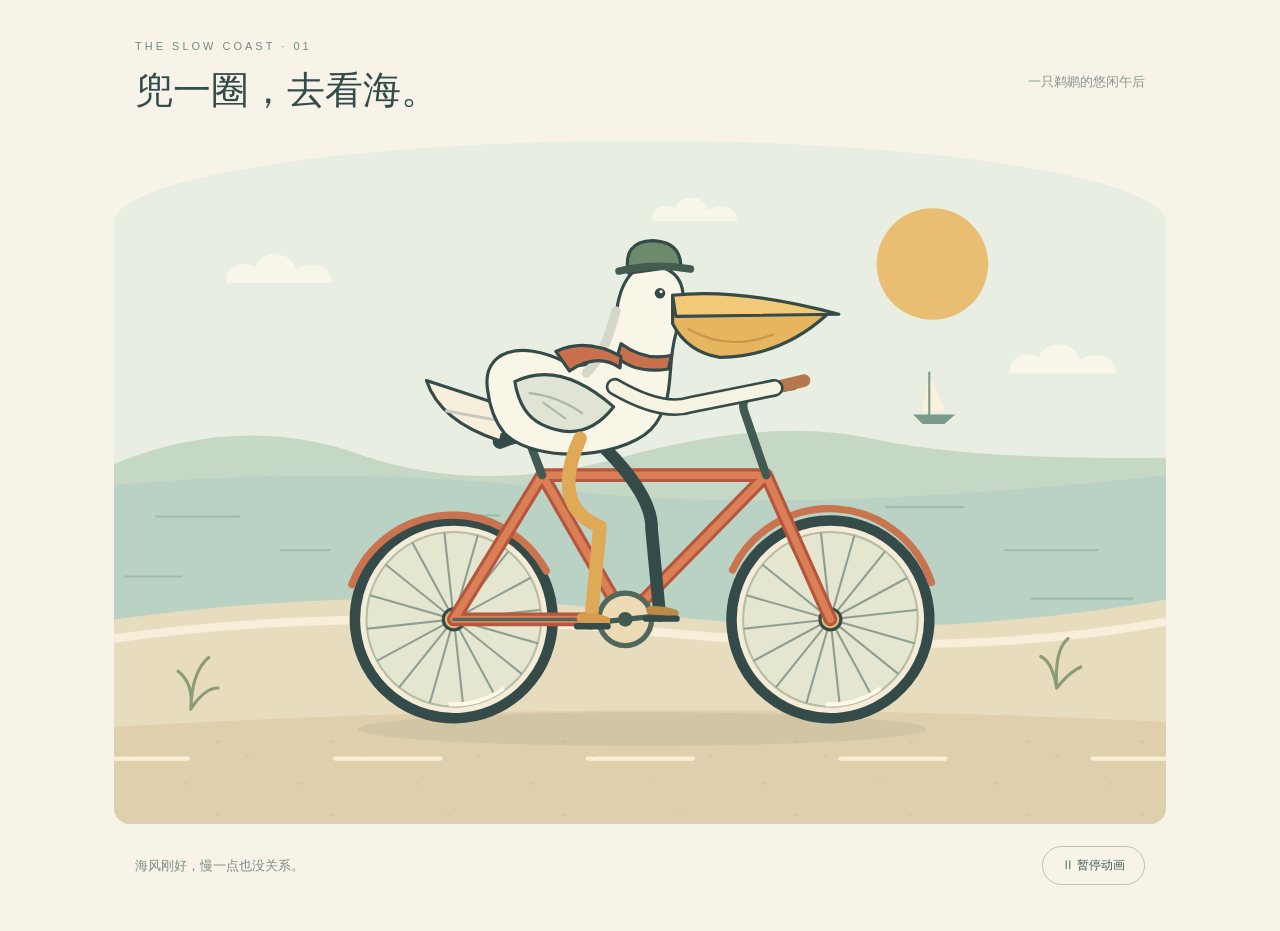
<file: pelican-bicycle.html>
<!DOCTYPE html>
<html lang="zh-CN">
<head>
<meta charset="UTF-8"><meta name="viewport" content="width=device-width, initial-scale=1">
<title>鹈鹕的海边骑行</title>
<style>
*{box-sizing:border-box}body{margin:0;background:#f7f3e9;color:#334b49;font-family:Georgia,'Songti SC',serif;min-height:100vh;display:grid;place-items:center}main{width:min(1100px,100%);padding:38px 24px 24px}header{display:flex;justify-content:space-between;align-items:center;gap:20px;margin:0 2% 15px}.eyebrow{font:11px/1.5 Arial,sans-serif;letter-spacing:3px;color:#778881}h1{font-size:clamp(24px,4vw,38px);font-weight:400;margin:10px 0}header p{font-size:13px;color:#89948b}.scene{overflow:hidden;border-radius:50% 50% 16px 16px / 12% 12% 16px 16px;background:#e8eee2}svg{display:block;width:100%;height:auto}footer{display:flex;align-items:center;justify-content:space-between;padding:22px 2%;font-size:13px;color:#7d8c82}button{background:transparent;color:#425d53;border:1px solid #bbc5b6;border-radius:30px;padding:10px 19px;cursor:pointer;font:12px Arial,sans-serif}button:hover{background:#e8edde}button:focus-visible{outline:2px solid #d46f48;outline-offset:4px}.ink{stroke:#354b49;stroke-linecap:round;stroke-linejoin:round}.wave{fill:none;stroke:#9cbdad;stroke-width:2;stroke-linecap:round}@media(max-width:550px){main{padding:28px 12px}header p{display:none}footer{font-size:11px}}
</style>
</head>
<body>
<main>
<header><div><div class="eyebrow">THE SLOW COAST · 01</div><h1>兜一圈，去看海。</h1></div><p>一只鹈鹕的悠闲午后</p></header>
<div class="scene">
<svg viewBox="0 0 1000 650" role="img" aria-labelledby="title desc">
<title id="title">鹈鹕骑自行车的二维动画</title><desc id="desc">戴着绿色帽子、系着红色围巾的鹈鹕，在海滨小路上踩着橘红色自行车，车轮旋转，海风轻拂。</desc>
<defs>
<pattern id="sand" width="110" height="70" patternUnits="userSpaceOnUse"><path d="M15 25h3m49 26h2m28-40h2" stroke="#d6c6a5" stroke-width="2" stroke-linecap="round"/></pattern>
<g id="cloud" fill="#f7f6e9"><path d="M0 27C-4 12 16 4 27 12C33-7 63-3 66 14C84 3 102 14 100 27Z"/></g>
<g id="wheel" class="ink"><circle r="94" fill="#f4ecd6" stroke-width="10"/><circle r="83" fill="#e5e6d0" stroke="#b6bca6" stroke-width="2"/><g stroke="#8e9f92" stroke-width="2"><path d="M-82 0H82M0-82V82M-58-58L58 58M-58 58L58-58M-76-31L76 31M-31-76L31 76M-76 31L76-31M-31 76L31-76"/></g><circle r="10" fill="#e1b978" stroke-width="3"/><path d="M-39-71A81 81 0 0 1 12-80" fill="none" stroke="#fff8e5" stroke-width="4"/></g>
</defs>
<path fill="#e8eee2" d="M0 0h1000v650H0z"/>
<circle cx="778" cy="117" r="53" fill="#e9bd72"/>
<g id="clouds"><use href="#cloud" x="105" y="108"/><use href="#cloud" x="475" y="68" transform="translate(130 0) scale(.8)"/><use href="#cloud" x="850" y="194"/></g>
<path d="M0 307Q120 258 234 298T486 300T721 283T1000 301V450H0Z" fill="#c5d7c5"/>
<path d="M0 327Q230 307 430 332T1000 318V469H0Z" fill="#bad2c3"/>
<g class="wave"><path d="M40 357h79m39 32h47m529-41h73m40 41h88M330 356h36m233 45h65M10 414h54m808 21h96"/><path d="M768 257l7-35 15 35z" fill="#fbf2d9" stroke="none"/><path d="M775 220v44m-13-3h35l-8 7h-20z" stroke="#799b8c" fill="#799b8c"/></g>
<path d="M0 455Q265 418 504 449T1000 436V650H0Z" fill="#e8dcbf"/>
<path d="M0 473Q235 440 518 467T1000 457" fill="none" stroke="#f8efda" stroke-width="8"/>
<path d="M0 557Q487 528 1000 552V650H0Z" fill="#dfcfac"/>
<path d="M0 557Q487 528 1000 552V650H0Z" fill="url(#sand)"/>
<g id="ground" stroke="#f8efda" stroke-width="4" stroke-linecap="round"><path d="M-160 587h100M80 587h100M320 587h100M560 587h100M800 587h100M1040 587h100M1280 587h100"/></g>
<ellipse cx="502" cy="559" rx="270" ry="16" fill="#79856c" opacity=".14"/>
<g id="rider">
<!-- Rotating wheels, fixed bicycle geometry. -->
<g transform="translate(323 455)"><g id="rearWheel"><use href="#wheel"/></g></g>
<g transform="translate(681 455)"><g id="frontWheel"><use href="#wheel"/></g></g>
<g class="ink" fill="none">
<path d="M226 422A102 102 0 0 1 411 409M588 408A102 102 0 0 1 777 420" stroke="#ca744f" stroke-width="7"/>
<path d="M323 455L407 318L486 455ZM407 318H620L486 455M620 318L681 455" stroke="#b4573e" stroke-width="13"/>
<path d="M323 455L407 318L486 455ZM407 318H620L486 455M620 318L681 455" stroke="#db8056" stroke-width="7"/>
<path d="M407 318l-13-34M620 318l-21-61q-4-13 10-17l37-7" stroke="#425b52" stroke-width="8"/>
<path d="M631 234l25-6" stroke="#b7774e" stroke-width="12"/>
<path d="M367 286q22-11 61-4" stroke="#354b49" stroke-width="14"/>
<path d="M323 455h163" stroke="#52675c" stroke-width="3"/>
<circle cx="486" cy="455" r="25" stroke="#52675c" stroke-width="5" fill="#eddbb5"/>
</g>
<g id="farLeg" class="ink" fill="none" stroke="#c18c47" stroke-width="12"><path id="farShin"/></g>
<!-- Pelican silhouette: tail, round body, long neck and deep bill pouch. -->
<g id="bird" class="ink" stroke-width="3">
<path d="M373 253L297 228Q310 267 366 285" fill="#f5efdc"/>
<path d="M377 268L316 257" fill="none" stroke="#c7cabb"/>
<path d="M355 236C350 200 386 189 428 210C453 222 468 204 478 160C483 127 499 114 520 120C549 129 542 158 534 184C525 215 534 241 515 269C493 301 403 310 371 278Q358 262 355 236Z" fill="#faf6e7"/>
<path d="M477 162Q467 203 449 221" fill="none" stroke="#d5d8c8" stroke-width="9"/>
<path d="M381 229Q424 208 475 253Q447 289 407 270Q386 260 381 229Z" fill="#e0e4d5"/>
<path d="M395 240q27 3 50 19m-37-10 21 15" fill="none" stroke="#aab8a9" stroke-width="2"/>
<path d="M531 147L677 166Q634 205 576 206Q545 201 531 174Z" fill="#e6b55f"/>
<path d="M531 147Q596 140 689 165L534 167Z" fill="#f2ca77"/>
<path d="M546 179q38 22 81 5" fill="none" stroke="#ca9449" stroke-width="2"/>
<circle cx="519" cy="145" r="5" fill="#354b49" stroke="none"/><circle cx="520" cy="143.5" r="1.5" fill="#fff" stroke="none"/>
<path d="M489 126Q483 96 512 95Q538 96 539 119Z" fill="#6d8a6b"/>
<path d="M480 124Q513 116 548 122" stroke="#425d4f" stroke-width="7" fill="none"/>
<path d="M482 193q23 17 48 11l-3 13q-30 5-49-11Z" fill="#c9704d"/>
<path id="scarf" d="M482 205Q449 188 420 206L433 219Q459 201 481 216Z" fill="#c9704d"/>
<path d="M476 234Q521 260 548 251L628 235" fill="none" stroke="#354b49" stroke-width="17"/>
<path d="M476 234Q521 260 548 251L628 235" fill="none" stroke="#f7f3e1" stroke-width="12"/>
</g>
<g class="ink" fill="none"><path id="nearShin" stroke="#dfaa58" stroke-width="13"/><path id="crank" stroke="#425b52" stroke-width="5"/><path id="nearFoot" stroke="#d99b4d" stroke-width="9"/><path id="farFoot" stroke="#bc8a48" stroke-width="8"/><path id="pedals" stroke="#354b49" stroke-width="6"/></g>
<circle cx="486" cy="455" r="7" fill="#425b52"/>
</g>
<g fill="none" stroke="#8c9c78" stroke-width="3" stroke-linecap="round"><path d="M73 540q3-24-12-36m12 36q1-36 17-49m-17 49q13-20 26-20M896 520q-4-25-15-30m15 30q-2-37 11-47m-11 47q13-16 23-20"/></g>
</svg>
</div>
<footer><span>海风刚好，慢一点也没关系。</span><button id="toggle" type="button" aria-pressed="false">Ⅱ 暂停动画</button></footer>
</main>
<script>
const el=id=>document.getElementById(id);
const motion=matchMedia('(prefers-reduced-motion: reduce)');
let playing=!motion.matches,t=0,last=0;
function render(){
 const a=t*2.6,deg=a*180/Math.PI;
 el('rearWheel').setAttribute('transform',`rotate(${deg})`);el('frontWheel').setAttribute('transform',`rotate(${deg})`);
 el('rider').setAttribute('transform',`translate(0 ${Math.sin(a*2)*1.5})`);
 const x=486+33*Math.cos(a),y=455+33*Math.sin(a),fx=972-x,fy=910-y;
 el('nearShin').setAttribute('d',`M443 283 Q414 347 462 367 L${x} ${y}`);
 el('farShin').setAttribute('d',`M457 283 Q512 335 511 369 L${fx} ${fy}`);
 el('crank').setAttribute('d',`M${fx} ${fy}L${x} ${y}`);
 el('nearFoot').setAttribute('d',`M${x-9} ${y-5}q12 0 23 3`);
 el('farFoot').setAttribute('d',`M${fx-9} ${fy-5}q12 0 23 3`);
 el('pedals').setAttribute('d',`M${x-13} ${y+3}h29M${fx-13} ${fy+3}h29`);
 el('ground').setAttribute('transform',`translate(${-t*94%240} 0)`);
 el('clouds').setAttribute('transform',`translate(${Math.sin(t*.09)*20} 0)`);
 el('scarf').setAttribute('d',`M482 205Q449 ${188+Math.sin(a*2)*5} 420 ${206+Math.sin(a*2-1)*6}L433 219Q459 201 481 216Z`);
}
function updateButton(){el('toggle').textContent=playing?'Ⅱ 暂停动画':'▷ 播放动画';el('toggle').setAttribute('aria-pressed',String(!playing));}
el('toggle').addEventListener('click',()=>{playing=!playing;updateButton()});
motion.addEventListener('change',event=>{playing=!event.matches;updateButton()});
function tick(now){if(last&&playing)t+=Math.min((now-last)/1000,.05);last=now;render();requestAnimationFrame(tick)}
updateButton();requestAnimationFrame(tick);
</script>
</body>
</html>
</file>
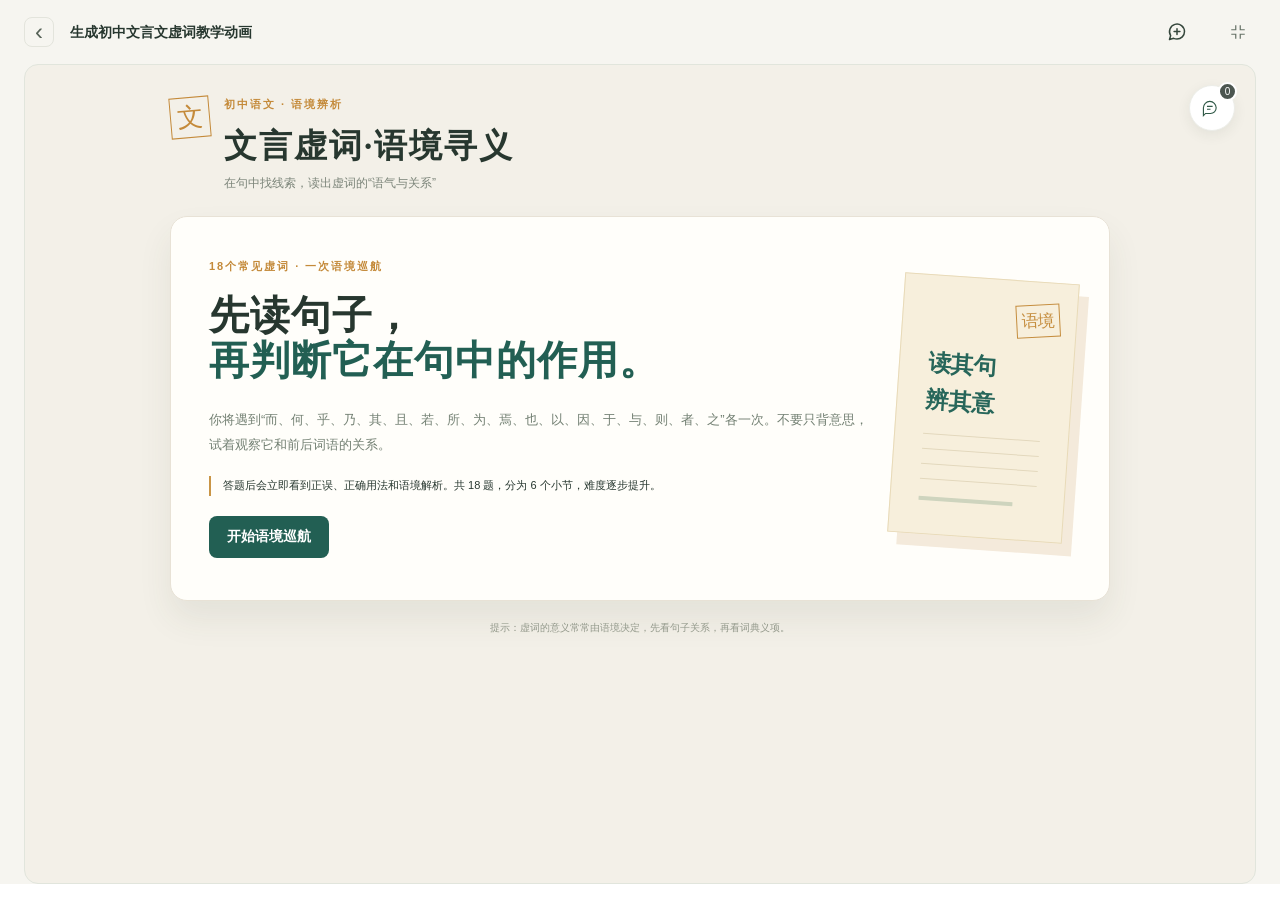
<file: share.html>
<!doctype html>
<html lang="zh-CN"><head><meta charset="utf-8"><meta name="viewport" content="width=device-width,initial-scale=1"><title>文言虚词 · 语境寻义 — 飞象老师</title><link rel="stylesheet" href="comments.css?v=36"><link rel="stylesheet" href="document-preview.css?v=25"><link rel="stylesheet" href="detail.css?v=36"></head>
<body data-current-user="owner">
<header class="site-head"><a class="brand" href="./" aria-label="返回飞象老师工作台">飞象老师<span>feixianglaoshi.com</span></a><div class="tools"><button id="add-comment" class="mode-button" aria-label="添加评论" title="添加评论"></button></div></header>
<div id="mode-tip" hidden><span><i></i>评论模式 · 点击课件中的文字、图片或卡片，添加评论</span><button id="exit-mode">退出评论</button></div>
<main class="workspace"><aside id="edit-chat" hidden aria-label="AI 修改对话"><div class="chat-head"><div><strong>AI 修改</strong><small>围绕当前课件继续调整</small></div><button id="close-chat" aria-label="收起修改对话">×</button></div><div id="chat-messages"><div class="chat-welcome"><span>✧</span><h2>把建议变成修改</h2><p>引用课件中的评论，或选中内容提出修改要求。</p></div></div><form id="chat-form"><div class="attachment-head"><button id="toggle-attachments" type="button" aria-expanded="true">引用内容 <span id="attachment-count">0</span></button><button id="clear-attachments" type="button">清空</button></div><div id="chat-attachments"></div><textarea id="chat-input" aria-label="修改对话消息" placeholder="补充修改要求，或按引用的评论调整…" maxlength="4000"></textarea><div class="chat-send-row"><span>修改当前课件</span><button id="chat-send" class="primary" aria-label="发送修改要求" disabled>↑</button></div><p id="chat-error" role="status" hidden></p></form></aside><section class="canvas" id="canvas" aria-label="课件预览"><div class="lesson" id="lesson"><div class="lesson-heading"><span class="seal" data-commentable>文</span><div><p class="eyebrow" data-commentable>初中语文 · 语境辨析</p><h1 data-commentable>文言虚词·语境寻义</h1><p class="subtitle" data-commentable>在句中找线索，读出虚词的“语气与关系”</p></div></div><div class="cover"><div class="cover-copy"><p class="eyebrow" data-commentable>18个常见虚词 · 一次语境巡航</p><h2 data-commentable>先读句子，<br><em>再判断它在句中的作用。</em></h2><p class="intro" data-commentable>你将遇到“而、何、乎、乃、其、且、若、所、为、焉、也、以、因、于、与、则、者、之”各一次。不要只背意思，试着观察它和前后词语的关系。</p><p class="note" data-commentable>答题后会立即看到正误、正确用法和语境解析。共 18 题，分为 6 个小节，难度逐步提升。</p><button class="start" id="start" data-commentable>开始语境巡航</button></div><div class="paper" data-commentable role="img" aria-label="读其句，辨其意"><span>语境</span><strong>读其句<br>辨其意</strong><i></i><i></i><i></i><i></i><b></b></div></div><p class="lesson-foot" data-commentable>提示：虚词的意义常常由语境决定，先看句子关系，再看词典义项。</p></div><div id="quiz" hidden><button id="back-cover" class="back-cover">‹ 返回课件首页</button><iframe id="course-frame" title="文言虚词互动练习" src="courseware.html" sandbox="allow-scripts allow-same-origin"></iframe></div></section>
<aside id="panel" hidden aria-label="课件评论"><div class="panel-head"><h2>评论 <span id="panel-count">0</span></h2><button id="close-panel" aria-label="关闭评论面板">×</button></div><div id="thread-list"></div><div class="panel-bulk" id="panel-bulk" hidden><button id="revise-all" class="primary">一键全部修改</button></div></aside></main>
<button id="threads-toggle" class="comments-bubble" aria-label="查看全部评论" title="查看全部评论"><span class="bubble-icon"></span><span id="count">0</span></button><section id="comment-card" hidden aria-label="评论详情"></section><div id="marquee" hidden></div><div id="markers"></div><div id="highlight" hidden></div>
<form id="composer" hidden aria-label="添加评论"><div class="composer-head"><span class="avatar" id="composer-avatar">李</span><strong id="composer-name">李文静</strong><button type="button" id="cancel-comment" aria-label="取消评论">×</button></div><blockquote id="quote"></blockquote><textarea id="comment-input" maxlength="2000" placeholder="添加评论…" aria-label="评论内容"></textarea><div class="composer-foot"><span>⌘ / Ctrl + Enter 发送</span><button type="submit" id="send" disabled aria-label="确定" title="确定">✓</button></div></form>
<div id="selection-tools" hidden><div class="selection-buttons"><button id="ai-edit">✧ AI 编辑</button><button id="selection-comment">评论</button><button id="cancel-selection" aria-label="取消选取">×</button></div><form id="ai-form" hidden><textarea id="ai-input" aria-label="修改要求" placeholder="说说你想怎么修改" maxlength="2000"></textarea><button id="ai-submit" disabled aria-label="提交修改要求">✓</button><p id="ai-feedback" hidden role="status">当前为交互原型，尚未接入 AI 修改。你的要求已保留。</p></form></div><div id="toast" role="status" hidden></div><script src="file-examples.js?v=25"></script><script src="document-preview.js?v=25"></script><script src="comments.js?v=37"></script><script src="preview-controls.js?v=36"></script></body></html>
</file>
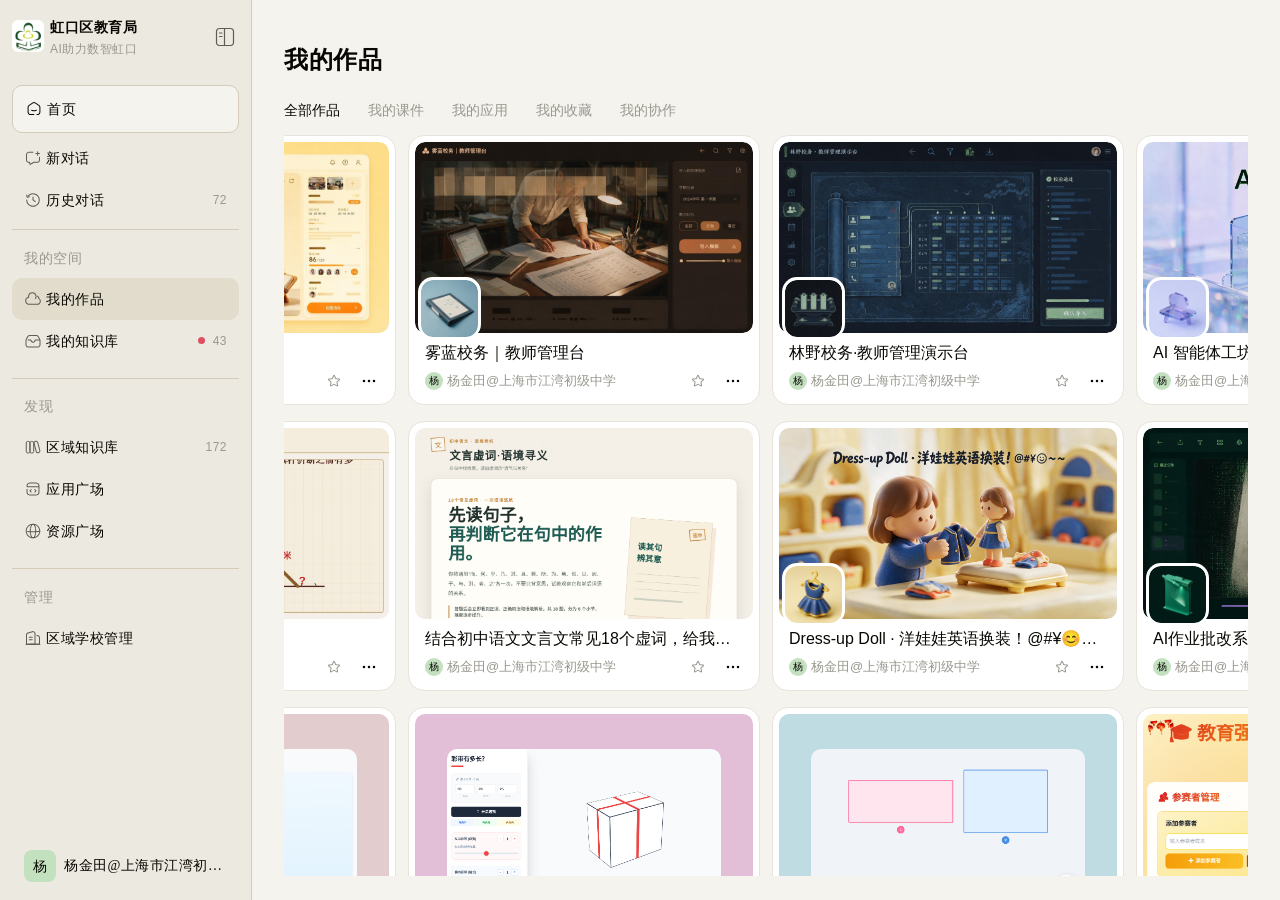
<file: works.html>
<!DOCTYPE html>
<!-- saved from url=(0040)https://pro.feixianglaoshi.com/#/my-apps -->
<html lang="zh-CN"><head><meta http-equiv="Content-Type" content="text/html; charset=UTF-8"><style data-rc-order="prependQueue" data-rc-priority="-999" data-css-hash="amiqmt" data-token-hash="ju2tp6">a{color:#1677ff;text-decoration:none;background-color:transparent;outline:none;cursor:pointer;transition:color 0.3s;-webkit-text-decoration-skip:objects;}a:hover{color:#69b1ff;}a:active{color:#0958d9;}a:active,a:hover{text-decoration:none;outline:0;}a:focus{text-decoration:none;outline:0;}a[disabled]{color:rgba(0,0,0,0.25);cursor:not-allowed;}a{color:#1677ff;text-decoration:none;background-color:transparent;outline:none;cursor:pointer;transition:color 0.3s;-webkit-text-decoration-skip:objects;}a:hover{color:#69b1ff;}a:active{color:#0958d9;}a:active,a:hover{text-decoration:none;outline:0;}a:focus{text-decoration:none;outline:0;}a[disabled]{color:rgba(0,0,0,0.25);cursor:not-allowed;}.anticon{display:inline-flex;align-items:center;color:inherit;font-style:normal;line-height:0;text-align:center;text-transform:none;vertical-align:-0.125em;text-rendering:optimizeLegibility;-webkit-font-smoothing:antialiased;-moz-osx-font-smoothing:grayscale;}.anticon >*{line-height:1;}.anticon svg{display:inline-block;}.anticon .anticon .anticon-icon{display:block;}</style><style data-rc-order="prependQueue" data-rc-priority="-999" data-css-hash="16sx7ln" data-token-hash="ju2tp6">.ant-5-app{font-family:-apple-system,BlinkMacSystemFont,'Segoe UI',Roboto,'Helvetica Neue',Arial,'Noto Sans',sans-serif,'Apple Color Emoji','Segoe UI Emoji','Segoe UI Symbol','Noto Color Emoji';font-size:14px;box-sizing:border-box;}.ant-5-app::before,.ant-5-app::after{box-sizing:border-box;}.ant-5-app [class^="ant-5-app"],.ant-5-app [class*=" ant-5-app"]{box-sizing:border-box;}.ant-5-app [class^="ant-5-app"]::before,.ant-5-app [class*=" ant-5-app"]::before,.ant-5-app [class^="ant-5-app"]::after,.ant-5-app [class*=" ant-5-app"]::after{box-sizing:border-box;}.ant-5-app{color:rgba(0,0,0,0.88);font-size:14px;line-height:1.5714285714285714;font-family:-apple-system,BlinkMacSystemFont,'Segoe UI',Roboto,'Helvetica Neue',Arial,'Noto Sans',sans-serif,'Apple Color Emoji','Segoe UI Emoji','Segoe UI Symbol','Noto Color Emoji';}.ant-5-app.ant-5-app-rtl{direction:rtl;}</style><style data-rc-order="prependQueue" data-rc-priority="-999" data-css-hash="177i60b" data-token-hash="ju2tp6">.ant-5-tooltip{box-sizing:border-box;margin:0;padding:0;color:rgba(0,0,0,0.88);font-size:14px;line-height:1.5714285714285714;list-style:none;font-family:-apple-system,BlinkMacSystemFont,'Segoe UI',Roboto,'Helvetica Neue',Arial,'Noto Sans',sans-serif,'Apple Color Emoji','Segoe UI Emoji','Segoe UI Symbol','Noto Color Emoji';position:absolute;z-index:1070;display:block;width:max-content;max-width:250px;visibility:visible;--valid-offset-x:var(--arrow-offset-horizontal, var(--arrow-x));transform-origin:var(--valid-offset-x, 50%) var(--arrow-y, 50%);--antd-arrow-background-color:rgba(0,0,0,0.85);}.ant-5-tooltip-hidden{display:none;}.ant-5-tooltip .ant-5-tooltip-inner{min-width:28px;min-height:32px;padding:6px 8px;color:#fff;text-align:start;text-decoration:none;word-wrap:break-word;background-color:rgba(0,0,0,0.85);border-radius:6px;box-shadow:0 6px 16px 0 rgba(0, 0, 0, 0.08),0 3px 6px -4px rgba(0, 0, 0, 0.12),0 9px 28px 8px rgba(0, 0, 0, 0.05);box-sizing:border-box;}.ant-5-tooltip-placement-topLeft,.ant-5-tooltip-placement-topRight,.ant-5-tooltip-placement-bottomLeft,.ant-5-tooltip-placement-bottomRight{min-width:34px;}.ant-5-tooltip-placement-left .ant-5-tooltip-inner,.ant-5-tooltip-placement-leftTop .ant-5-tooltip-inner,.ant-5-tooltip-placement-leftBottom .ant-5-tooltip-inner,.ant-5-tooltip-placement-right .ant-5-tooltip-inner,.ant-5-tooltip-placement-rightTop .ant-5-tooltip-inner,.ant-5-tooltip-placement-rightBottom .ant-5-tooltip-inner{border-radius:6px;}.ant-5-tooltip .ant-5-tooltip-content{position:relative;}.ant-5-tooltip.ant-5-tooltip-blue .ant-5-tooltip-inner{background-color:#1677ff;}.ant-5-tooltip.ant-5-tooltip-blue .ant-5-tooltip-arrow{--antd-arrow-background-color:#1677ff;}.ant-5-tooltip.ant-5-tooltip-purple .ant-5-tooltip-inner{background-color:#722ed1;}.ant-5-tooltip.ant-5-tooltip-purple .ant-5-tooltip-arrow{--antd-arrow-background-color:#722ed1;}.ant-5-tooltip.ant-5-tooltip-cyan .ant-5-tooltip-inner{background-color:#13c2c2;}.ant-5-tooltip.ant-5-tooltip-cyan .ant-5-tooltip-arrow{--antd-arrow-background-color:#13c2c2;}.ant-5-tooltip.ant-5-tooltip-green .ant-5-tooltip-inner{background-color:#52c41a;}.ant-5-tooltip.ant-5-tooltip-green .ant-5-tooltip-arrow{--antd-arrow-background-color:#52c41a;}.ant-5-tooltip.ant-5-tooltip-magenta .ant-5-tooltip-inner{background-color:#eb2f96;}.ant-5-tooltip.ant-5-tooltip-magenta .ant-5-tooltip-arrow{--antd-arrow-background-color:#eb2f96;}.ant-5-tooltip.ant-5-tooltip-pink .ant-5-tooltip-inner{background-color:#eb2f96;}.ant-5-tooltip.ant-5-tooltip-pink .ant-5-tooltip-arrow{--antd-arrow-background-color:#eb2f96;}.ant-5-tooltip.ant-5-tooltip-red .ant-5-tooltip-inner{background-color:#f5222d;}.ant-5-tooltip.ant-5-tooltip-red .ant-5-tooltip-arrow{--antd-arrow-background-color:#f5222d;}.ant-5-tooltip.ant-5-tooltip-orange .ant-5-tooltip-inner{background-color:#fa8c16;}.ant-5-tooltip.ant-5-tooltip-orange .ant-5-tooltip-arrow{--antd-arrow-background-color:#fa8c16;}.ant-5-tooltip.ant-5-tooltip-yellow .ant-5-tooltip-inner{background-color:#fadb14;}.ant-5-tooltip.ant-5-tooltip-yellow .ant-5-tooltip-arrow{--antd-arrow-background-color:#fadb14;}.ant-5-tooltip.ant-5-tooltip-volcano .ant-5-tooltip-inner{background-color:#fa541c;}.ant-5-tooltip.ant-5-tooltip-volcano .ant-5-tooltip-arrow{--antd-arrow-background-color:#fa541c;}.ant-5-tooltip.ant-5-tooltip-geekblue .ant-5-tooltip-inner{background-color:#2f54eb;}.ant-5-tooltip.ant-5-tooltip-geekblue .ant-5-tooltip-arrow{--antd-arrow-background-color:#2f54eb;}.ant-5-tooltip.ant-5-tooltip-lime .ant-5-tooltip-inner{background-color:#a0d911;}.ant-5-tooltip.ant-5-tooltip-lime .ant-5-tooltip-arrow{--antd-arrow-background-color:#a0d911;}.ant-5-tooltip.ant-5-tooltip-gold .ant-5-tooltip-inner{background-color:#faad14;}.ant-5-tooltip.ant-5-tooltip-gold .ant-5-tooltip-arrow{--antd-arrow-background-color:#faad14;}.ant-5-tooltip-rtl{direction:rtl;}.ant-5-tooltip .ant-5-tooltip-arrow{position:absolute;z-index:1;display:block;pointer-events:none;width:16px;height:16px;overflow:hidden;}.ant-5-tooltip .ant-5-tooltip-arrow::before{position:absolute;bottom:0;left:0;width:16px;height:8px;background:var(--antd-arrow-background-color);clip-path:polygon(1.6568542494923806px 100%, 50% 1.6568542494923806px, 14.34314575050762px 100%, 1.6568542494923806px 100%);clip-path:path('M 0 8 A 4 4 0 0 0 2.82842712474619 6.82842712474619 L 6.585786437626905 3.0710678118654755 A 2 2 0 0 1 9.414213562373096 3.0710678118654755 L 13.17157287525381 6.82842712474619 A 4 4 0 0 0 16 8 Z');content:"";}.ant-5-tooltip .ant-5-tooltip-arrow::after{content:"";position:absolute;width:8.970562748477143px;height:8.970562748477143px;bottom:0;left:0;right:0;margin:auto;border-radius:0 0 2px 0;transform:translateY(50%) rotate(-135deg);box-shadow:2px 2px 5px rgba(0, 0, 0, 0.05);z-index:0;background:transparent;}.ant-5-tooltip .ant-5-tooltip-arrow:before{background:var(--antd-arrow-background-color);}.ant-5-tooltip-placement-top>.ant-5-tooltip-arrow,.ant-5-tooltip-placement-topLeft>.ant-5-tooltip-arrow,.ant-5-tooltip-placement-topRight>.ant-5-tooltip-arrow{bottom:0;transform:translateY(100%) rotate(180deg);}.ant-5-tooltip-placement-top>.ant-5-tooltip-arrow{left:50%;transform:translateX(-50%) translateY(100%) rotate(180deg);}.ant-5-tooltip-placement-topLeft{--arrow-offset-horizontal:12px;}.ant-5-tooltip-placement-topLeft >.ant-5-tooltip-arrow{left:12px;}.ant-5-tooltip-placement-topRight{--arrow-offset-horizontal:calc(100% - 12px);}.ant-5-tooltip-placement-topRight >.ant-5-tooltip-arrow{right:12px;}.ant-5-tooltip-placement-bottom>.ant-5-tooltip-arrow,.ant-5-tooltip-placement-bottomLeft>.ant-5-tooltip-arrow,.ant-5-tooltip-placement-bottomRight>.ant-5-tooltip-arrow{top:0;transform:translateY(-100%);}.ant-5-tooltip-placement-bottom>.ant-5-tooltip-arrow{left:50%;transform:translateX(-50%) translateY(-100%);}.ant-5-tooltip-placement-bottomLeft{--arrow-offset-horizontal:12px;}.ant-5-tooltip-placement-bottomLeft >.ant-5-tooltip-arrow{left:12px;}.ant-5-tooltip-placement-bottomRight{--arrow-offset-horizontal:calc(100% - 12px);}.ant-5-tooltip-placement-bottomRight >.ant-5-tooltip-arrow{right:12px;}.ant-5-tooltip-placement-left>.ant-5-tooltip-arrow,.ant-5-tooltip-placement-leftTop>.ant-5-tooltip-arrow,.ant-5-tooltip-placement-leftBottom>.ant-5-tooltip-arrow{right:0;transform:translateX(100%) rotate(90deg);}.ant-5-tooltip-placement-left>.ant-5-tooltip-arrow{top:50%;transform:translateY(-50%) translateX(100%) rotate(90deg);}.ant-5-tooltip-placement-leftTop>.ant-5-tooltip-arrow{top:8px;}.ant-5-tooltip-placement-leftBottom>.ant-5-tooltip-arrow{bottom:8px;}.ant-5-tooltip-placement-right>.ant-5-tooltip-arrow,.ant-5-tooltip-placement-rightTop>.ant-5-tooltip-arrow,.ant-5-tooltip-placement-rightBottom>.ant-5-tooltip-arrow{left:0;transform:translateX(-100%) rotate(-90deg);}.ant-5-tooltip-placement-right>.ant-5-tooltip-arrow{top:50%;transform:translateY(-50%) translateX(-100%) rotate(-90deg);}.ant-5-tooltip-placement-rightTop>.ant-5-tooltip-arrow{top:8px;}.ant-5-tooltip-placement-rightBottom>.ant-5-tooltip-arrow{bottom:8px;}.ant-5-tooltip-pure{position:relative;max-width:none;margin:16px;}.ant-5-zoom-big-fast-enter,.ant-5-zoom-big-fast-appear{animation-duration:0.1s;animation-fill-mode:both;animation-play-state:paused;}.ant-5-zoom-big-fast-leave{animation-duration:0.1s;animation-fill-mode:both;animation-play-state:paused;}.ant-5-zoom-big-fast-enter.ant-5-zoom-big-fast-enter-active,.ant-5-zoom-big-fast-appear.ant-5-zoom-big-fast-appear-active{animation-name:antZoomBigIn;animation-play-state:running;}.ant-5-zoom-big-fast-leave.ant-5-zoom-big-fast-leave-active{animation-name:antZoomBigOut;animation-play-state:running;pointer-events:none;}.ant-5-zoom-big-fast-enter,.ant-5-zoom-big-fast-appear{transform:scale(0);opacity:0;animation-timing-function:cubic-bezier(0.08, 0.82, 0.17, 1);}.ant-5-zoom-big-fast-enter-prepare,.ant-5-zoom-big-fast-appear-prepare{transform:none;}.ant-5-zoom-big-fast-leave{animation-timing-function:cubic-bezier(0.78, 0.14, 0.15, 0.86);}</style><style data-rc-order="prependQueue" data-rc-priority="-999" data-css-hash="_effect-antZoomBigIn">@keyframes antZoomBigIn{0%{transform:scale(0.8);opacity:0;}100%{transform:scale(1);opacity:1;}}</style><style data-rc-order="prependQueue" data-rc-priority="-999" data-css-hash="_effect-antZoomBigOut">@keyframes antZoomBigOut{0%{transform:scale(1);}100%{transform:scale(0.8);opacity:0;}}</style><style data-rc-order="prependQueue" data-rc-priority="-999" data-css-hash="58j59t" data-token-hash="ju2tp6">[class^="ant-5-modal"],[class*=" ant-5-modal"]{font-family:-apple-system,BlinkMacSystemFont,'Segoe UI',Roboto,'Helvetica Neue',Arial,'Noto Sans',sans-serif,'Apple Color Emoji','Segoe UI Emoji','Segoe UI Symbol','Noto Color Emoji';font-size:14px;box-sizing:border-box;}[class^="ant-5-modal"]::before,[class*=" ant-5-modal"]::before,[class^="ant-5-modal"]::after,[class*=" ant-5-modal"]::after{box-sizing:border-box;}[class^="ant-5-modal"] [class^="ant-5-modal"],[class*=" ant-5-modal"] [class^="ant-5-modal"],[class^="ant-5-modal"] [class*=" ant-5-modal"],[class*=" ant-5-modal"] [class*=" ant-5-modal"]{box-sizing:border-box;}[class^="ant-5-modal"] [class^="ant-5-modal"]::before,[class*=" ant-5-modal"] [class^="ant-5-modal"]::before,[class^="ant-5-modal"] [class*=" ant-5-modal"]::before,[class*=" ant-5-modal"] [class*=" ant-5-modal"]::before,[class^="ant-5-modal"] [class^="ant-5-modal"]::after,[class*=" ant-5-modal"] [class^="ant-5-modal"]::after,[class^="ant-5-modal"] [class*=" ant-5-modal"]::after,[class*=" ant-5-modal"] [class*=" ant-5-modal"]::after{box-sizing:border-box;}.ant-5-modal-root .ant-5-modal-wrap-rtl{direction:rtl;}.ant-5-modal-root .ant-5-modal-centered{text-align:center;}.ant-5-modal-root .ant-5-modal-centered::before{display:inline-block;width:0;height:100%;vertical-align:middle;content:"";}.ant-5-modal-root .ant-5-modal-centered .ant-5-modal{top:0;display:inline-block;padding-bottom:0;text-align:start;vertical-align:middle;}@media (max-width: 767px){.ant-5-modal-root .ant-5-modal{max-width:calc(100vw - 16px);margin:8px auto;}.ant-5-modal-root .ant-5-modal-centered .ant-5-modal{flex:1;}}.ant-5-modal{box-sizing:border-box;margin:0 auto;padding:0;color:rgba(0,0,0,0.88);font-size:14px;line-height:1.5714285714285714;list-style:none;font-family:-apple-system,BlinkMacSystemFont,'Segoe UI',Roboto,'Helvetica Neue',Arial,'Noto Sans',sans-serif,'Apple Color Emoji','Segoe UI Emoji','Segoe UI Symbol','Noto Color Emoji';pointer-events:none;position:relative;top:100px;width:auto;max-width:calc(100vw - 32px);padding-bottom:24px;}.ant-5-modal .ant-5-modal-title{margin:0;color:rgba(0,0,0,0.88);font-weight:600;font-size:16px;line-height:1.5;word-wrap:break-word;}.ant-5-modal .ant-5-modal-content{position:relative;background-color:#ffffff;background-clip:padding-box;border:0;border-radius:8px;box-shadow:0 6px 16px 0 rgba(0, 0, 0, 0.08),0 3px 6px -4px rgba(0, 0, 0, 0.12),0 9px 28px 8px rgba(0, 0, 0, 0.05);pointer-events:auto;padding:20px 24px;}.ant-5-modal .ant-5-modal-close{position:absolute;top:12px;right:12px;z-index:1010;padding:0;color:rgba(0,0,0,0.45);font-weight:600;line-height:1;text-decoration:none;background:transparent;border-radius:4px;width:32px;height:32px;border:0;outline:0;cursor:pointer;transition:color 0.2s,background-color 0.2s;}.ant-5-modal .ant-5-modal-close-x{display:flex;font-size:16px;font-style:normal;line-height:32px;justify-content:center;text-transform:none;text-rendering:auto;}.ant-5-modal .ant-5-modal-close:disabled{pointer-events:none;}.ant-5-modal .ant-5-modal-close:hover{color:rgba(0,0,0,0.88);background-color:rgba(0,0,0,0.06);text-decoration:none;}.ant-5-modal .ant-5-modal-close:active{background-color:rgba(0,0,0,0.15);}.ant-5-modal .ant-5-modal-close:focus-visible{outline:3px solid #91caff;outline-offset:1px;transition:outline-offset 0s,outline 0s;}.ant-5-modal .ant-5-modal-header{color:rgba(0,0,0,0.88);background:#ffffff;border-radius:8px 8px 0 0;margin-bottom:8px;padding:0;border-bottom:none;}.ant-5-modal .ant-5-modal-body{font-size:14px;line-height:1.5714285714285714;word-wrap:break-word;padding:0;}.ant-5-modal .ant-5-modal-body .ant-5-modal-body-skeleton{width:100%;height:100%;display:flex;justify-content:center;align-items:center;margin:16px auto;}.ant-5-modal .ant-5-modal-footer{text-align:end;background:transparent;margin-top:12px;padding:0;border-top:none;border-radius:0;}.ant-5-modal .ant-5-modal-footer >.ant-5-btn+.ant-5-btn{margin-left:8px;}.ant-5-modal .ant-5-modal-open{overflow:hidden;}.ant-5-modal-pure-panel{top:auto;padding:0;display:flex;flex-direction:column;}.ant-5-modal-pure-panel .ant-5-modal-content,.ant-5-modal-pure-panel .ant-5-modal-body,.ant-5-modal-pure-panel .ant-5-modal-confirm-body-wrapper{display:flex;flex-direction:column;flex:auto;}.ant-5-modal-pure-panel .ant-5-modal-confirm-body{margin-bottom:auto;}.ant-5-modal-root .ant-5-modal-wrap-rtl{direction:rtl;}.ant-5-modal-root .ant-5-modal-wrap-rtl .ant-5-modal-confirm-body{direction:rtl;}.ant-5-modal-root .ant-5-modal.ant-5-zoom-enter,.ant-5-modal-root .ant-5-modal.ant-5-zoom-appear{transform:none;opacity:0;animation-duration:0.3s;user-select:none;}.ant-5-modal-root .ant-5-modal.ant-5-zoom-leave .ant-5-modal-content{pointer-events:none;}.ant-5-modal-root .ant-5-modal-mask{position:fixed;top:0;right:0;bottom:0;left:0;z-index:1000;height:100%;background-color:rgba(0,0,0,0.45);pointer-events:none;}.ant-5-modal-root .ant-5-modal-mask .ant-5-modal-hidden{display:none;}.ant-5-modal-root .ant-5-modal-wrap{position:fixed;top:0;right:0;bottom:0;left:0;z-index:1000;overflow:auto;outline:0;-webkit-overflow-scrolling:touch;}.ant-5-modal-root .ant-5-fade-enter,.ant-5-modal-root .ant-5-fade-appear{animation-duration:0.2s;animation-fill-mode:both;animation-play-state:paused;}.ant-5-modal-root .ant-5-fade-leave{animation-duration:0.2s;animation-fill-mode:both;animation-play-state:paused;}.ant-5-modal-root .ant-5-fade-enter.ant-5-fade-enter-active,.ant-5-modal-root .ant-5-fade-appear.ant-5-fade-appear-active{animation-name:antFadeIn;animation-play-state:running;}.ant-5-modal-root .ant-5-fade-leave.ant-5-fade-leave-active{animation-name:antFadeOut;animation-play-state:running;pointer-events:none;}.ant-5-modal-root .ant-5-fade-enter,.ant-5-modal-root .ant-5-fade-appear{opacity:0;animation-timing-function:linear;}.ant-5-modal-root .ant-5-fade-leave{animation-timing-function:linear;}.ant-5-zoom-enter,.ant-5-zoom-appear{animation-duration:0.2s;animation-fill-mode:both;animation-play-state:paused;}.ant-5-zoom-leave{animation-duration:0.2s;animation-fill-mode:both;animation-play-state:paused;}.ant-5-zoom-enter.ant-5-zoom-enter-active,.ant-5-zoom-appear.ant-5-zoom-appear-active{animation-name:antZoomIn;animation-play-state:running;}.ant-5-zoom-leave.ant-5-zoom-leave-active{animation-name:antZoomOut;animation-play-state:running;pointer-events:none;}.ant-5-zoom-enter,.ant-5-zoom-appear{transform:scale(0);opacity:0;animation-timing-function:cubic-bezier(0.08, 0.82, 0.17, 1);}.ant-5-zoom-enter-prepare,.ant-5-zoom-appear-prepare{transform:none;}.ant-5-zoom-leave{animation-timing-function:cubic-bezier(0.78, 0.14, 0.15, 0.86);}.ant-5-modal-root .ant-5-modal{width:var(--ant-5-modal-xs-width);}@media (min-width: 576px){.ant-5-modal-root .ant-5-modal{width:var(--ant-5-modal-sm-width);}}@media (min-width: 768px){.ant-5-modal-root .ant-5-modal{width:var(--ant-5-modal-md-width);}}@media (min-width: 992px){.ant-5-modal-root .ant-5-modal{width:var(--ant-5-modal-lg-width);}}@media (min-width: 1200px){.ant-5-modal-root .ant-5-modal{width:var(--ant-5-modal-xl-width);}}@media (min-width: 1600px){.ant-5-modal-root .ant-5-modal{width:var(--ant-5-modal-xxl-width);}}</style><style data-rc-order="prependQueue" data-rc-priority="-999" data-css-hash="_effect-antFadeIn">@keyframes antFadeIn{0%{opacity:0;}100%{opacity:1;}}</style><style data-rc-order="prependQueue" data-rc-priority="-999" data-css-hash="_effect-antFadeOut">@keyframes antFadeOut{0%{opacity:1;}100%{opacity:0;}}</style><style data-rc-order="prependQueue" data-rc-priority="-999" data-css-hash="_effect-antZoomIn">@keyframes antZoomIn{0%{transform:scale(0.2);opacity:0;}100%{transform:scale(1);opacity:1;}}</style><style data-rc-order="prependQueue" data-rc-priority="-999" data-css-hash="_effect-antZoomOut">@keyframes antZoomOut{0%{transform:scale(1);}100%{transform:scale(0.2);opacity:0;}}</style><style data-rc-order="prependQueue" data-rc-priority="-999" data-css-hash="jdu5lb" data-token-hash="ju2tp6">.ant-5-dropdown{position:absolute;top:-9999px;left:-9999px;z-index:1050;display:block;}.ant-5-dropdown::before{position:absolute;top:-4px;bottom:-4px;z-index:-9999;opacity:0.0001;content:"";}.ant-5-dropdown-menu-vertical{max-height:100vh;overflow-y:auto;}.ant-5-dropdown-trigger.ant-5-btn>.anticon-down,.ant-5-dropdown-trigger.ant-5-btn>.ant-5-btn-icon>.anticon-down{font-size:12px;}.ant-5-dropdown .ant-5-dropdown-wrap{position:relative;}.ant-5-dropdown .ant-5-dropdown-wrap .ant-5-btn>.anticon-down{font-size:12px;}.ant-5-dropdown .ant-5-dropdown-wrap .anticon-down::before{transition:transform 0.2s;}.ant-5-dropdown .ant-5-dropdown-wrap-open .anticon-down::before{transform:rotate(180deg);}.ant-5-dropdown-hidden,.ant-5-dropdown-menu-hidden,.ant-5-dropdown-menu-submenu-hidden{display:none;}.ant-5-dropdown.ant-5-slide-down-enter.ant-5-slide-down-enter-active.ant-5-dropdown-placement-bottomLeft,.ant-5-dropdown.ant-5-slide-down-appear.ant-5-slide-down-appear-active.ant-5-dropdown-placement-bottomLeft,.ant-5-dropdown.ant-5-slide-down-enter.ant-5-slide-down-enter-active.ant-5-dropdown-placement-bottom,.ant-5-dropdown.ant-5-slide-down-appear.ant-5-slide-down-appear-active.ant-5-dropdown-placement-bottom,.ant-5-dropdown.ant-5-slide-down-enter.ant-5-slide-down-enter-active.ant-5-dropdown-placement-bottomRight,.ant-5-dropdown.ant-5-slide-down-appear.ant-5-slide-down-appear-active.ant-5-dropdown-placement-bottomRight{animation-name:antSlideUpIn;}.ant-5-dropdown.ant-5-slide-up-enter.ant-5-slide-up-enter-active.ant-5-dropdown-placement-topLeft,.ant-5-dropdown.ant-5-slide-up-appear.ant-5-slide-up-appear-active.ant-5-dropdown-placement-topLeft,.ant-5-dropdown.ant-5-slide-up-enter.ant-5-slide-up-enter-active.ant-5-dropdown-placement-top,.ant-5-dropdown.ant-5-slide-up-appear.ant-5-slide-up-appear-active.ant-5-dropdown-placement-top,.ant-5-dropdown.ant-5-slide-up-enter.ant-5-slide-up-enter-active.ant-5-dropdown-placement-topRight,.ant-5-dropdown.ant-5-slide-up-appear.ant-5-slide-up-appear-active.ant-5-dropdown-placement-topRight{animation-name:antSlideDownIn;}.ant-5-dropdown.ant-5-slide-down-leave.ant-5-slide-down-leave-active.ant-5-dropdown-placement-bottomLeft,.ant-5-dropdown.ant-5-slide-down-leave.ant-5-slide-down-leave-active.ant-5-dropdown-placement-bottom,.ant-5-dropdown.ant-5-slide-down-leave.ant-5-slide-down-leave-active.ant-5-dropdown-placement-bottomRight{animation-name:antSlideUpOut;}.ant-5-dropdown.ant-5-slide-up-leave.ant-5-slide-up-leave-active.ant-5-dropdown-placement-topLeft,.ant-5-dropdown.ant-5-slide-up-leave.ant-5-slide-up-leave-active.ant-5-dropdown-placement-top,.ant-5-dropdown.ant-5-slide-up-leave.ant-5-slide-up-leave-active.ant-5-dropdown-placement-topRight{animation-name:antSlideDownOut;}.ant-5-dropdown .ant-5-dropdown-arrow{position:absolute;z-index:1;display:block;pointer-events:none;width:16px;height:16px;overflow:hidden;}.ant-5-dropdown .ant-5-dropdown-arrow::before{position:absolute;bottom:0;left:0;width:16px;height:8px;background:#ffffff;clip-path:polygon(1.6568542494923806px 100%, 50% 1.6568542494923806px, 14.34314575050762px 100%, 1.6568542494923806px 100%);clip-path:path('M 0 8 A 4 4 0 0 0 2.82842712474619 6.82842712474619 L 6.585786437626905 3.0710678118654755 A 2 2 0 0 1 9.414213562373096 3.0710678118654755 L 13.17157287525381 6.82842712474619 A 4 4 0 0 0 16 8 Z');content:"";}.ant-5-dropdown .ant-5-dropdown-arrow::after{content:"";position:absolute;width:8.970562748477143px;height:8.970562748477143px;bottom:0;left:0;right:0;margin:auto;border-radius:0 0 2px 0;transform:translateY(50%) rotate(-135deg);box-shadow:2px 2px 5px rgba(0, 0, 0, 0.05);z-index:0;background:transparent;}.ant-5-dropdown .ant-5-dropdown-arrow:before{background:#ffffff;}.ant-5-dropdown-placement-top>.ant-5-dropdown-arrow,.ant-5-dropdown-placement-topLeft>.ant-5-dropdown-arrow,.ant-5-dropdown-placement-topRight>.ant-5-dropdown-arrow{bottom:0;transform:translateY(100%) rotate(180deg);}.ant-5-dropdown-placement-top>.ant-5-dropdown-arrow{left:50%;transform:translateX(-50%) translateY(100%) rotate(180deg);}.ant-5-dropdown-placement-topLeft{--arrow-offset-horizontal:12px;}.ant-5-dropdown-placement-topLeft >.ant-5-dropdown-arrow{left:12px;}.ant-5-dropdown-placement-topRight{--arrow-offset-horizontal:calc(100% - 12px);}.ant-5-dropdown-placement-topRight >.ant-5-dropdown-arrow{right:12px;}.ant-5-dropdown-placement-bottom>.ant-5-dropdown-arrow,.ant-5-dropdown-placement-bottomLeft>.ant-5-dropdown-arrow,.ant-5-dropdown-placement-bottomRight>.ant-5-dropdown-arrow{top:0;transform:translateY(-100%);}.ant-5-dropdown-placement-bottom>.ant-5-dropdown-arrow{left:50%;transform:translateX(-50%) translateY(-100%);}.ant-5-dropdown-placement-bottomLeft{--arrow-offset-horizontal:12px;}.ant-5-dropdown-placement-bottomLeft >.ant-5-dropdown-arrow{left:12px;}.ant-5-dropdown-placement-bottomRight{--arrow-offset-horizontal:calc(100% - 12px);}.ant-5-dropdown-placement-bottomRight >.ant-5-dropdown-arrow{right:12px;}.ant-5-dropdown .ant-5-dropdown-menu{position:relative;margin:0;}.ant-5-dropdown-menu-submenu-popup{position:absolute;z-index:1050;background:transparent;box-shadow:none;transform-origin:0 0;}.ant-5-dropdown-menu-submenu-popup ul,.ant-5-dropdown-menu-submenu-popup li{list-style:none;margin:0;}.ant-5-dropdown,.ant-5-dropdown-menu-submenu{box-sizing:border-box;margin:0;padding:0;color:rgba(0,0,0,0.88);font-size:14px;line-height:1.5714285714285714;list-style:none;font-family:-apple-system,BlinkMacSystemFont,'Segoe UI',Roboto,'Helvetica Neue',Arial,'Noto Sans',sans-serif,'Apple Color Emoji','Segoe UI Emoji','Segoe UI Symbol','Noto Color Emoji';}.ant-5-dropdown .ant-5-dropdown-menu,.ant-5-dropdown-menu-submenu .ant-5-dropdown-menu{padding:4px;list-style-type:none;background-color:#ffffff;background-clip:padding-box;border-radius:8px;outline:none;box-shadow:0 6px 16px 0 rgba(0, 0, 0, 0.08),0 3px 6px -4px rgba(0, 0, 0, 0.12),0 9px 28px 8px rgba(0, 0, 0, 0.05);}.ant-5-dropdown .ant-5-dropdown-menu:focus-visible,.ant-5-dropdown-menu-submenu .ant-5-dropdown-menu:focus-visible{outline:3px solid #91caff;outline-offset:1px;transition:outline-offset 0s,outline 0s;}.ant-5-dropdown .ant-5-dropdown-menu:empty,.ant-5-dropdown-menu-submenu .ant-5-dropdown-menu:empty{padding:0;box-shadow:none;}.ant-5-dropdown .ant-5-dropdown-menu .ant-5-dropdown-menu-item-group-title,.ant-5-dropdown-menu-submenu .ant-5-dropdown-menu .ant-5-dropdown-menu-item-group-title{padding:5px 12px;color:rgba(0,0,0,0.45);transition:all 0.2s;}.ant-5-dropdown .ant-5-dropdown-menu .ant-5-dropdown-menu-item,.ant-5-dropdown-menu-submenu .ant-5-dropdown-menu .ant-5-dropdown-menu-item{position:relative;display:flex;align-items:center;}.ant-5-dropdown .ant-5-dropdown-menu .ant-5-dropdown-menu-item-icon,.ant-5-dropdown-menu-submenu .ant-5-dropdown-menu .ant-5-dropdown-menu-item-icon{min-width:14px;margin-right:8px;font-size:12px;}.ant-5-dropdown .ant-5-dropdown-menu .ant-5-dropdown-menu-title-content,.ant-5-dropdown-menu-submenu .ant-5-dropdown-menu .ant-5-dropdown-menu-title-content{flex:auto;}.ant-5-dropdown .ant-5-dropdown-menu .ant-5-dropdown-menu-title-content-with-extra,.ant-5-dropdown-menu-submenu .ant-5-dropdown-menu .ant-5-dropdown-menu-title-content-with-extra{display:inline-flex;align-items:center;width:100%;}.ant-5-dropdown .ant-5-dropdown-menu .ant-5-dropdown-menu-title-content >a,.ant-5-dropdown-menu-submenu .ant-5-dropdown-menu .ant-5-dropdown-menu-title-content >a{color:inherit;transition:all 0.2s;}.ant-5-dropdown .ant-5-dropdown-menu .ant-5-dropdown-menu-title-content >a:hover,.ant-5-dropdown-menu-submenu .ant-5-dropdown-menu .ant-5-dropdown-menu-title-content >a:hover{color:inherit;}.ant-5-dropdown .ant-5-dropdown-menu .ant-5-dropdown-menu-title-content >a::after,.ant-5-dropdown-menu-submenu .ant-5-dropdown-menu .ant-5-dropdown-menu-title-content >a::after{position:absolute;top:0;right:0;bottom:0;left:0;content:"";}.ant-5-dropdown .ant-5-dropdown-menu .ant-5-dropdown-menu-title-content .ant-5-dropdown-menu-item-extra,.ant-5-dropdown-menu-submenu .ant-5-dropdown-menu .ant-5-dropdown-menu-title-content .ant-5-dropdown-menu-item-extra{padding-left:16px;margin-left:auto;font-size:12px;color:rgba(0,0,0,0.45);}.ant-5-dropdown .ant-5-dropdown-menu .ant-5-dropdown-menu-item,.ant-5-dropdown-menu-submenu .ant-5-dropdown-menu .ant-5-dropdown-menu-item,.ant-5-dropdown .ant-5-dropdown-menu .ant-5-dropdown-menu-submenu-title,.ant-5-dropdown-menu-submenu .ant-5-dropdown-menu .ant-5-dropdown-menu-submenu-title{display:flex;margin:0;padding:5px 12px;color:rgba(0,0,0,0.88);font-weight:normal;font-size:14px;line-height:1.5714285714285714;cursor:pointer;transition:all 0.2s;border-radius:4px;}.ant-5-dropdown .ant-5-dropdown-menu .ant-5-dropdown-menu-item:hover,.ant-5-dropdown-menu-submenu .ant-5-dropdown-menu .ant-5-dropdown-menu-item:hover,.ant-5-dropdown .ant-5-dropdown-menu .ant-5-dropdown-menu-submenu-title:hover,.ant-5-dropdown-menu-submenu .ant-5-dropdown-menu .ant-5-dropdown-menu-submenu-title:hover,.ant-5-dropdown .ant-5-dropdown-menu .ant-5-dropdown-menu-item-active,.ant-5-dropdown-menu-submenu .ant-5-dropdown-menu .ant-5-dropdown-menu-item-active,.ant-5-dropdown .ant-5-dropdown-menu .ant-5-dropdown-menu-submenu-title-active,.ant-5-dropdown-menu-submenu .ant-5-dropdown-menu .ant-5-dropdown-menu-submenu-title-active{background-color:rgba(0,0,0,0.04);}.ant-5-dropdown .ant-5-dropdown-menu .ant-5-dropdown-menu-item:focus-visible,.ant-5-dropdown-menu-submenu .ant-5-dropdown-menu .ant-5-dropdown-menu-item:focus-visible,.ant-5-dropdown .ant-5-dropdown-menu .ant-5-dropdown-menu-submenu-title:focus-visible,.ant-5-dropdown-menu-submenu .ant-5-dropdown-menu .ant-5-dropdown-menu-submenu-title:focus-visible{outline:3px solid #91caff;outline-offset:1px;transition:outline-offset 0s,outline 0s;}.ant-5-dropdown .ant-5-dropdown-menu .ant-5-dropdown-menu-item-selected,.ant-5-dropdown-menu-submenu .ant-5-dropdown-menu .ant-5-dropdown-menu-item-selected,.ant-5-dropdown .ant-5-dropdown-menu .ant-5-dropdown-menu-submenu-title-selected,.ant-5-dropdown-menu-submenu .ant-5-dropdown-menu .ant-5-dropdown-menu-submenu-title-selected{color:#1677ff;background-color:#e6f4ff;}.ant-5-dropdown .ant-5-dropdown-menu .ant-5-dropdown-menu-item-selected:hover,.ant-5-dropdown-menu-submenu .ant-5-dropdown-menu .ant-5-dropdown-menu-item-selected:hover,.ant-5-dropdown .ant-5-dropdown-menu .ant-5-dropdown-menu-submenu-title-selected:hover,.ant-5-dropdown-menu-submenu .ant-5-dropdown-menu .ant-5-dropdown-menu-submenu-title-selected:hover,.ant-5-dropdown .ant-5-dropdown-menu .ant-5-dropdown-menu-item-selected-active,.ant-5-dropdown-menu-submenu .ant-5-dropdown-menu .ant-5-dropdown-menu-item-selected-active,.ant-5-dropdown .ant-5-dropdown-menu .ant-5-dropdown-menu-submenu-title-selected-active,.ant-5-dropdown-menu-submenu .ant-5-dropdown-menu .ant-5-dropdown-menu-submenu-title-selected-active{background-color:#bae0ff;}.ant-5-dropdown .ant-5-dropdown-menu .ant-5-dropdown-menu-item-disabled,.ant-5-dropdown-menu-submenu .ant-5-dropdown-menu .ant-5-dropdown-menu-item-disabled,.ant-5-dropdown .ant-5-dropdown-menu .ant-5-dropdown-menu-submenu-title-disabled,.ant-5-dropdown-menu-submenu .ant-5-dropdown-menu .ant-5-dropdown-menu-submenu-title-disabled{color:rgba(0,0,0,0.25);cursor:not-allowed;}.ant-5-dropdown .ant-5-dropdown-menu .ant-5-dropdown-menu-item-disabled:hover,.ant-5-dropdown-menu-submenu .ant-5-dropdown-menu .ant-5-dropdown-menu-item-disabled:hover,.ant-5-dropdown .ant-5-dropdown-menu .ant-5-dropdown-menu-submenu-title-disabled:hover,.ant-5-dropdown-menu-submenu .ant-5-dropdown-menu .ant-5-dropdown-menu-submenu-title-disabled:hover{color:rgba(0,0,0,0.25);background-color:#ffffff;cursor:not-allowed;}.ant-5-dropdown .ant-5-dropdown-menu .ant-5-dropdown-menu-item-disabled a,.ant-5-dropdown-menu-submenu .ant-5-dropdown-menu .ant-5-dropdown-menu-item-disabled a,.ant-5-dropdown .ant-5-dropdown-menu .ant-5-dropdown-menu-submenu-title-disabled a,.ant-5-dropdown-menu-submenu .ant-5-dropdown-menu .ant-5-dropdown-menu-submenu-title-disabled a{pointer-events:none;}.ant-5-dropdown .ant-5-dropdown-menu .ant-5-dropdown-menu-item-divider,.ant-5-dropdown-menu-submenu .ant-5-dropdown-menu .ant-5-dropdown-menu-item-divider,.ant-5-dropdown .ant-5-dropdown-menu .ant-5-dropdown-menu-submenu-title-divider,.ant-5-dropdown-menu-submenu .ant-5-dropdown-menu .ant-5-dropdown-menu-submenu-title-divider{height:1px;margin:4px 0;overflow:hidden;line-height:0;background-color:rgba(5,5,5,0.06);}.ant-5-dropdown .ant-5-dropdown-menu .ant-5-dropdown-menu-item .ant-5-dropdown-menu-submenu-expand-icon,.ant-5-dropdown-menu-submenu .ant-5-dropdown-menu .ant-5-dropdown-menu-item .ant-5-dropdown-menu-submenu-expand-icon,.ant-5-dropdown .ant-5-dropdown-menu .ant-5-dropdown-menu-submenu-title .ant-5-dropdown-menu-submenu-expand-icon,.ant-5-dropdown-menu-submenu .ant-5-dropdown-menu .ant-5-dropdown-menu-submenu-title .ant-5-dropdown-menu-submenu-expand-icon{position:absolute;right:8px;}.ant-5-dropdown .ant-5-dropdown-menu .ant-5-dropdown-menu-item .ant-5-dropdown-menu-submenu-expand-icon .ant-5-dropdown-menu-submenu-arrow-icon,.ant-5-dropdown-menu-submenu .ant-5-dropdown-menu .ant-5-dropdown-menu-item .ant-5-dropdown-menu-submenu-expand-icon .ant-5-dropdown-menu-submenu-arrow-icon,.ant-5-dropdown .ant-5-dropdown-menu .ant-5-dropdown-menu-submenu-title .ant-5-dropdown-menu-submenu-expand-icon .ant-5-dropdown-menu-submenu-arrow-icon,.ant-5-dropdown-menu-submenu .ant-5-dropdown-menu .ant-5-dropdown-menu-submenu-title .ant-5-dropdown-menu-submenu-expand-icon .ant-5-dropdown-menu-submenu-arrow-icon{margin-right:0!important;color:rgba(0,0,0,0.45);font-size:12px;font-style:normal;}.ant-5-dropdown .ant-5-dropdown-menu .ant-5-dropdown-menu-item-group-list,.ant-5-dropdown-menu-submenu .ant-5-dropdown-menu .ant-5-dropdown-menu-item-group-list{margin:0 8px;padding:0;list-style:none;}.ant-5-dropdown .ant-5-dropdown-menu .ant-5-dropdown-menu-submenu-title,.ant-5-dropdown-menu-submenu .ant-5-dropdown-menu .ant-5-dropdown-menu-submenu-title{padding-right:24px;}.ant-5-dropdown .ant-5-dropdown-menu .ant-5-dropdown-menu-submenu-vertical,.ant-5-dropdown-menu-submenu .ant-5-dropdown-menu .ant-5-dropdown-menu-submenu-vertical{position:relative;}.ant-5-dropdown .ant-5-dropdown-menu .ant-5-dropdown-menu-submenu.ant-5-dropdown-menu-submenu-disabled .ant-5-dropdown-menu-submenu-title,.ant-5-dropdown-menu-submenu .ant-5-dropdown-menu .ant-5-dropdown-menu-submenu.ant-5-dropdown-menu-submenu-disabled .ant-5-dropdown-menu-submenu-title,.ant-5-dropdown .ant-5-dropdown-menu .ant-5-dropdown-menu-submenu.ant-5-dropdown-menu-submenu-disabled .ant-5-dropdown-menu-submenu-title .ant-5-dropdown-menu-submenu-arrow-icon,.ant-5-dropdown-menu-submenu .ant-5-dropdown-menu .ant-5-dropdown-menu-submenu.ant-5-dropdown-menu-submenu-disabled .ant-5-dropdown-menu-submenu-title .ant-5-dropdown-menu-submenu-arrow-icon{color:rgba(0,0,0,0.25);background-color:#ffffff;cursor:not-allowed;}.ant-5-dropdown .ant-5-dropdown-menu .ant-5-dropdown-menu-submenu-selected .ant-5-dropdown-menu-submenu-title,.ant-5-dropdown-menu-submenu .ant-5-dropdown-menu .ant-5-dropdown-menu-submenu-selected .ant-5-dropdown-menu-submenu-title{color:#1677ff;}.ant-5-slide-up-enter,.ant-5-slide-up-appear{animation-duration:0.2s;animation-fill-mode:both;animation-play-state:paused;}.ant-5-slide-up-leave{animation-duration:0.2s;animation-fill-mode:both;animation-play-state:paused;}.ant-5-slide-up-enter.ant-5-slide-up-enter-active,.ant-5-slide-up-appear.ant-5-slide-up-appear-active{animation-name:antSlideUpIn;animation-play-state:running;}.ant-5-slide-up-leave.ant-5-slide-up-leave-active{animation-name:antSlideUpOut;animation-play-state:running;pointer-events:none;}.ant-5-slide-up-enter,.ant-5-slide-up-appear{transform:scale(0);transform-origin:0% 0%;opacity:0;animation-timing-function:cubic-bezier(0.23, 1, 0.32, 1);}.ant-5-slide-up-enter-prepare,.ant-5-slide-up-appear-prepare{transform:scale(1);}.ant-5-slide-up-leave{animation-timing-function:cubic-bezier(0.755, 0.05, 0.855, 0.06);}.ant-5-slide-down-enter,.ant-5-slide-down-appear{animation-duration:0.2s;animation-fill-mode:both;animation-play-state:paused;}.ant-5-slide-down-leave{animation-duration:0.2s;animation-fill-mode:both;animation-play-state:paused;}.ant-5-slide-down-enter.ant-5-slide-down-enter-active,.ant-5-slide-down-appear.ant-5-slide-down-appear-active{animation-name:antSlideDownIn;animation-play-state:running;}.ant-5-slide-down-leave.ant-5-slide-down-leave-active{animation-name:antSlideDownOut;animation-play-state:running;pointer-events:none;}.ant-5-slide-down-enter,.ant-5-slide-down-appear{transform:scale(0);transform-origin:0% 0%;opacity:0;animation-timing-function:cubic-bezier(0.23, 1, 0.32, 1);}.ant-5-slide-down-enter-prepare,.ant-5-slide-down-appear-prepare{transform:scale(1);}.ant-5-slide-down-leave{animation-timing-function:cubic-bezier(0.755, 0.05, 0.855, 0.06);}.ant-5-move-up-enter,.ant-5-move-up-appear{animation-duration:0.2s;animation-fill-mode:both;animation-play-state:paused;}.ant-5-move-up-leave{animation-duration:0.2s;animation-fill-mode:both;animation-play-state:paused;}.ant-5-move-up-enter.ant-5-move-up-enter-active,.ant-5-move-up-appear.ant-5-move-up-appear-active{animation-name:antMoveUpIn;animation-play-state:running;}.ant-5-move-up-leave.ant-5-move-up-leave-active{animation-name:antMoveUpOut;animation-play-state:running;pointer-events:none;}.ant-5-move-up-enter,.ant-5-move-up-appear{opacity:0;animation-timing-function:cubic-bezier(0.08, 0.82, 0.17, 1);}.ant-5-move-up-leave{animation-timing-function:cubic-bezier(0.78, 0.14, 0.15, 0.86);}.ant-5-move-down-enter,.ant-5-move-down-appear{animation-duration:0.2s;animation-fill-mode:both;animation-play-state:paused;}.ant-5-move-down-leave{animation-duration:0.2s;animation-fill-mode:both;animation-play-state:paused;}.ant-5-move-down-enter.ant-5-move-down-enter-active,.ant-5-move-down-appear.ant-5-move-down-appear-active{animation-name:antMoveDownIn;animation-play-state:running;}.ant-5-move-down-leave.ant-5-move-down-leave-active{animation-name:antMoveDownOut;animation-play-state:running;pointer-events:none;}.ant-5-move-down-enter,.ant-5-move-down-appear{opacity:0;animation-timing-function:cubic-bezier(0.08, 0.82, 0.17, 1);}.ant-5-move-down-leave{animation-timing-function:cubic-bezier(0.78, 0.14, 0.15, 0.86);}.ant-5-zoom-big-enter,.ant-5-zoom-big-appear{animation-duration:0.2s;animation-fill-mode:both;animation-play-state:paused;}.ant-5-zoom-big-leave{animation-duration:0.2s;animation-fill-mode:both;animation-play-state:paused;}.ant-5-zoom-big-enter.ant-5-zoom-big-enter-active,.ant-5-zoom-big-appear.ant-5-zoom-big-appear-active{animation-name:antZoomBigIn;animation-play-state:running;}.ant-5-zoom-big-leave.ant-5-zoom-big-leave-active{animation-name:antZoomBigOut;animation-play-state:running;pointer-events:none;}.ant-5-zoom-big-enter,.ant-5-zoom-big-appear{transform:scale(0);opacity:0;animation-timing-function:cubic-bezier(0.08, 0.82, 0.17, 1);}.ant-5-zoom-big-enter-prepare,.ant-5-zoom-big-appear-prepare{transform:none;}.ant-5-zoom-big-leave{animation-timing-function:cubic-bezier(0.78, 0.14, 0.15, 0.86);}.ant-5-dropdown .ant-5-dropdown-menu .ant-5-dropdown-menu-item.ant-5-dropdown-menu-item-danger:not(.ant-5-dropdown-menu-item-disabled),.ant-5-dropdown-menu-submenu .ant-5-dropdown-menu .ant-5-dropdown-menu-item.ant-5-dropdown-menu-item-danger:not(.ant-5-dropdown-menu-item-disabled){color:#ff4d4f;}.ant-5-dropdown .ant-5-dropdown-menu .ant-5-dropdown-menu-item.ant-5-dropdown-menu-item-danger:not(.ant-5-dropdown-menu-item-disabled):hover,.ant-5-dropdown-menu-submenu .ant-5-dropdown-menu .ant-5-dropdown-menu-item.ant-5-dropdown-menu-item-danger:not(.ant-5-dropdown-menu-item-disabled):hover{color:#fff;background-color:#ff4d4f;}</style><style data-rc-order="prependQueue" data-rc-priority="-999" data-css-hash="_effect-antSlideUpIn">@keyframes antSlideUpIn{0%{transform:scaleY(0.8);transform-origin:0% 0%;opacity:0;}100%{transform:scaleY(1);transform-origin:0% 0%;opacity:1;}}</style><style data-rc-order="prependQueue" data-rc-priority="-999" data-css-hash="_effect-antSlideDownIn">@keyframes antSlideDownIn{0%{transform:scaleY(0.8);transform-origin:100% 100%;opacity:0;}100%{transform:scaleY(1);transform-origin:100% 100%;opacity:1;}}</style><style data-rc-order="prependQueue" data-rc-priority="-999" data-css-hash="_effect-antSlideUpOut">@keyframes antSlideUpOut{0%{transform:scaleY(1);transform-origin:0% 0%;opacity:1;}100%{transform:scaleY(0.8);transform-origin:0% 0%;opacity:0;}}</style><style data-rc-order="prependQueue" data-rc-priority="-999" data-css-hash="_effect-antSlideDownOut">@keyframes antSlideDownOut{0%{transform:scaleY(1);transform-origin:100% 100%;opacity:1;}100%{transform:scaleY(0.8);transform-origin:100% 100%;opacity:0;}}</style><style data-rc-order="prependQueue" data-rc-priority="-999" data-css-hash="_effect-antMoveUpIn">@keyframes antMoveUpIn{0%{transform:translate3d(0, -100%, 0);transform-origin:0 0;opacity:0;}100%{transform:translate3d(0, 0, 0);transform-origin:0 0;opacity:1;}}</style><style data-rc-order="prependQueue" data-rc-priority="-999" data-css-hash="_effect-antMoveUpOut">@keyframes antMoveUpOut{0%{transform:translate3d(0, 0, 0);transform-origin:0 0;opacity:1;}100%{transform:translate3d(0, -100%, 0);transform-origin:0 0;opacity:0;}}</style><style data-rc-order="prependQueue" data-rc-priority="-999" data-css-hash="_effect-antMoveDownIn">@keyframes antMoveDownIn{0%{transform:translate3d(0, 100%, 0);transform-origin:0 0;opacity:0;}100%{transform:translate3d(0, 0, 0);transform-origin:0 0;opacity:1;}}</style><style data-rc-order="prependQueue" data-rc-priority="-999" data-css-hash="_effect-antMoveDownOut">@keyframes antMoveDownOut{0%{transform:translate3d(0, 0, 0);transform-origin:0 0;opacity:1;}100%{transform:translate3d(0, 100%, 0);transform-origin:0 0;opacity:0;}}</style><style data-rc-order="prependQueue" data-css-hash="18n8gvw" data-token-hash="1gwk7ce">.anticon{display:inline-flex;align-items:center;color:inherit;font-style:normal;line-height:0;text-align:center;text-transform:none;vertical-align:-0.125em;text-rendering:optimizeLegibility;-webkit-font-smoothing:antialiased;-moz-osx-font-smoothing:grayscale;}.anticon >*{line-height:1;}.anticon svg{display:inline-block;}.anticon .anticon .anticon-icon{display:block;}</style>
  
  <link rel="icon" href="https://pro.feixianglaoshi.com/favicon.ico">
  <meta name="viewport" content="width=device-width, initial-scale=1.0">
  <title>飞象老师校园版</title>
  
  
  <style>
    #boot-fallback {
      position: fixed;
      top: 0;
      right: 0;
      bottom: 0;
      left: 0;
      z-index: 9999;
      display: none;
      align-items: center;
      justify-content: center;
      background: #fff;
      color: #1f2329;
      font-family: -apple-system, BlinkMacSystemFont, "Helvetica Neue", "PingFang SC", "Hiragino Sans GB", "Microsoft YaHei", sans-serif;
      padding: 24px;
      box-sizing: border-box;
    }
    #boot-fallback .bf-card {
      max-width: 480px;
      text-align: center;
    }
    #boot-fallback .bf-title {
      font-size: 20px;
      font-weight: 600;
      margin: 0 0 12px;
    }
    #boot-fallback .bf-desc {
      font-size: 14px;
      line-height: 1.7;
      color: #595959;
      margin: 0 0 24px;
    }
    #boot-fallback .bf-actions {
      display: flex;
      justify-content: center;
      flex-wrap: wrap;
      /* flex gap 在 Chrome 84+ 才支持，老浏览器统一走 margin 兜底间距 */
      margin: -6px;
    }
    #boot-fallback .bf-btn {
      display: inline-flex;
      align-items: center;
      justify-content: center;
      box-sizing: border-box;
      min-width: 112px;
      height: 36px;
      margin: 6px;
      padding: 0 20px;
      border: 1px solid #A87E2C;
      border-radius: 8px;
      font-size: 14px;
      text-decoration: none;
      cursor: pointer;
      transition: background-color 0.2s ease, color 0.2s ease, border-color 0.2s ease;
    }
    #boot-fallback .bf-btn-primary {
      background: #A87E2C;
      color: #FFFFFF;
    }
    #boot-fallback .bf-btn-primary:hover {
      background: #7A5D20;
      border-color: #7A5D20;
    }
    #boot-fallback .bf-btn-default {
      background: #FFFFFF;
      color: #A87E2C;
    }
    #boot-fallback .bf-btn-default:hover {
      background: rgba(201, 167, 110, 0.10);
      color: #7A5D20;
      border-color: #7A5D20;
    }
  </style>
  
  <link rel="stylesheet" crossorigin="" href="./飞象老师校园版-我的_files/index-Ds4ZapQ-.css">
<style type="text/css">.CtxtMenu_InfoClose {  top:.2em; right:.2em;}
.CtxtMenu_InfoContent {  overflow:auto; text-align:left; font-size:80%;  padding:.4em .6em; border:1px inset; margin:1em 0px;  max-height:20em; max-width:30em; background-color:#EEEEEE;  white-space:normal;}
.CtxtMenu_Info.CtxtMenu_MousePost {outline:none;}
.CtxtMenu_Info {  position:fixed; left:50%; width:auto; text-align:center;  border:3px outset; padding:1em 2em; background-color:#DDDDDD;  color:black;  cursor:default; font-family:message-box; font-size:120%;  font-style:normal; text-indent:0; text-transform:none;  line-height:normal; letter-spacing:normal; word-spacing:normal;  word-wrap:normal; white-space:nowrap; float:none; z-index:201;  border-radius: 15px;                     /* Opera 10.5 and IE9 */  -webkit-border-radius:15px;               /* Safari and Chrome */  -moz-border-radius:15px;                  /* Firefox */  -khtml-border-radius:15px;                /* Konqueror */  box-shadow:0px 10px 20px #808080;         /* Opera 10.5 and IE9 */  -webkit-box-shadow:0px 10px 20px #808080; /* Safari 3 & Chrome */  -moz-box-shadow:0px 10px 20px #808080;    /* Forefox 3.5 */  -khtml-box-shadow:0px 10px 20px #808080;  /* Konqueror */  filter:progid:DXImageTransform.Microsoft.dropshadow(OffX=2, OffY=2, Color="gray", Positive="true"); /* IE */}
</style><style type="text/css">.CtxtMenu_MenuClose {  position:absolute;  cursor:pointer;  display:inline-block;  border:2px solid #AAA;  border-radius:18px;  -webkit-border-radius: 18px;             /* Safari and Chrome */  -moz-border-radius: 18px;                /* Firefox */  -khtml-border-radius: 18px;              /* Konqueror */  font-family: "Courier New", Courier;  font-size:24px;  color:#F0F0F0}
.CtxtMenu_MenuClose span {  display:block; background-color:#AAA; border:1.5px solid;  border-radius:18px;  -webkit-border-radius: 18px;             /* Safari and Chrome */  -moz-border-radius: 18px;                /* Firefox */  -khtml-border-radius: 18px;              /* Konqueror */  line-height:0;  padding:8px 0 6px     /* may need to be browser-specific */}
.CtxtMenu_MenuClose:hover {  color:white!important;  border:2px solid #CCC!important}
.CtxtMenu_MenuClose:hover span {  background-color:#CCC!important}
.CtxtMenu_MenuClose:hover:focus {  outline:none}
</style><style type="text/css">.CtxtMenu_Menu {  position:absolute;  background-color:white;  color:black;  width:auto; padding:5px 0px;  border:1px solid #CCCCCC; margin:0; cursor:default;  font: menu; text-align:left; text-indent:0; text-transform:none;  line-height:normal; letter-spacing:normal; word-spacing:normal;  word-wrap:normal; white-space:nowrap; float:none; z-index:201;  border-radius: 5px;                     /* Opera 10.5 and IE9 */  -webkit-border-radius: 5px;             /* Safari and Chrome */  -moz-border-radius: 5px;                /* Firefox */  -khtml-border-radius: 5px;              /* Konqueror */  box-shadow:0px 10px 20px #808080;         /* Opera 10.5 and IE9 */  -webkit-box-shadow:0px 10px 20px #808080; /* Safari 3 & Chrome */  -moz-box-shadow:0px 10px 20px #808080;    /* Forefox 3.5 */  -khtml-box-shadow:0px 10px 20px #808080;  /* Konqueror */}
.CtxtMenu_MenuItem {  padding: 1px 2em;  background:transparent;}
.CtxtMenu_MenuArrow {  position:absolute; right:.5em; padding-top:.25em; color:#666666;  font-family: null; font-size: .75em}
.CtxtMenu_MenuActive .CtxtMenu_MenuArrow {color:white}
.CtxtMenu_MenuArrow.CtxtMenu_RTL {left:.5em; right:auto}
.CtxtMenu_MenuCheck {  position:absolute; left:.7em;  font-family: null}
.CtxtMenu_MenuCheck.CtxtMenu_RTL { right:.7em; left:auto }
.CtxtMenu_MenuRadioCheck {  position:absolute; left: .7em;}
.CtxtMenu_MenuRadioCheck.CtxtMenu_RTL {  right: .7em; left:auto}
.CtxtMenu_MenuInputBox {  padding-left: 1em; right:.5em; color:#666666;  font-family: null;}
.CtxtMenu_MenuInputBox.CtxtMenu_RTL {  left: .1em;}
.CtxtMenu_MenuComboBox {  left:.1em; padding-bottom:.5em;}
.CtxtMenu_MenuSlider {  left: .1em;}
.CtxtMenu_SliderValue {  position:absolute; right:.1em; padding-top:.25em; color:#333333;  font-size: .75em}
.CtxtMenu_SliderBar {  outline: none; background: #d3d3d3}
.CtxtMenu_MenuLabel {  padding: 1px 2em 3px 1.33em;  font-style:italic}
.CtxtMenu_MenuRule {  border-top: 1px solid #DDDDDD;  margin: 4px 3px;}
.CtxtMenu_MenuDisabled {  color:GrayText}
.CtxtMenu_MenuActive {  background-color: #606872;  color: white;}
.CtxtMenu_MenuDisabled:focus {  background-color: #E8E8E8}
.CtxtMenu_MenuLabel:focus {  background-color: #E8E8E8}
.CtxtMenu_ContextMenu:focus {  outline:none}
.CtxtMenu_ContextMenu .CtxtMenu_MenuItem:focus {  outline:none}
.CtxtMenu_SelectionMenu {  position:relative; float:left;  border-bottom: none; -webkit-box-shadow:none; -webkit-border-radius:0px; }
.CtxtMenu_SelectionItem {  padding-right: 1em;}
.CtxtMenu_Selection {  right: 40%; width:50%; }
.CtxtMenu_SelectionBox {  padding: 0em; max-height:20em; max-width: none;  background-color:#FFFFFF;}
.CtxtMenu_SelectionDivider {  clear: both; border-top: 2px solid #000000;}
.CtxtMenu_Menu .CtxtMenu_MenuClose {  top:-10px; left:-10px}
</style><style id="MJX-CHTML-styles">
mjx-container[jax="CHTML"] {
  line-height: 0;
}

mjx-container [space="1"] {
  margin-left: .111em;
}

mjx-container [space="2"] {
  margin-left: .167em;
}

mjx-container [space="3"] {
  margin-left: .222em;
}

mjx-container [space="4"] {
  margin-left: .278em;
}

mjx-container [space="5"] {
  margin-left: .333em;
}

mjx-container [rspace="1"] {
  margin-right: .111em;
}

mjx-container [rspace="2"] {
  margin-right: .167em;
}

mjx-container [rspace="3"] {
  margin-right: .222em;
}

mjx-container [rspace="4"] {
  margin-right: .278em;
}

mjx-container [rspace="5"] {
  margin-right: .333em;
}

mjx-container [size="s"] {
  font-size: 70.7%;
}

mjx-container [size="ss"] {
  font-size: 50%;
}

mjx-container [size="Tn"] {
  font-size: 60%;
}

mjx-container [size="sm"] {
  font-size: 85%;
}

mjx-container [size="lg"] {
  font-size: 120%;
}

mjx-container [size="Lg"] {
  font-size: 144%;
}

mjx-container [size="LG"] {
  font-size: 173%;
}

mjx-container [size="hg"] {
  font-size: 207%;
}

mjx-container [size="HG"] {
  font-size: 249%;
}

mjx-container [width="full"] {
  width: 100%;
}

mjx-box {
  display: inline-block;
}

mjx-block {
  display: block;
}

mjx-itable {
  display: inline-table;
}

mjx-row {
  display: table-row;
}

mjx-row > * {
  display: table-cell;
}

mjx-mtext {
  display: inline-block;
}

mjx-mstyle {
  display: inline-block;
}

mjx-merror {
  display: inline-block;
  color: red;
  background-color: yellow;
}

mjx-mphantom {
  visibility: hidden;
}

_::-webkit-full-page-media, _:future, :root mjx-container {
  will-change: opacity;
}

mjx-assistive-mml {
  position: absolute !important;
  top: 0px;
  left: 0px;
  clip: rect(1px, 1px, 1px, 1px);
  padding: 1px 0px 0px 0px !important;
  border: 0px !important;
  display: block !important;
  width: auto !important;
  overflow: hidden !important;
  -webkit-touch-callout: none;
  -webkit-user-select: none;
  -khtml-user-select: none;
  -moz-user-select: none;
  -ms-user-select: none;
  user-select: none;
}

mjx-assistive-mml[display="block"] {
  width: 100% !important;
}

mjx-c::before {
  display: block;
  width: 0;
}

mjx-c.mjx-c2225::before {
  font-style: italic;
}

.MJX-TEX {
  font-family: MJXZERO, MJXTEX;
}

.TEX-B {
  font-family: MJXZERO, MJXTEX-B;
}

.TEX-I {
  font-family: MJXZERO, MJXTEX-I;
}

.TEX-MI {
  font-family: MJXZERO, MJXTEX-MI;
}

.TEX-BI {
  font-family: MJXZERO, MJXTEX-BI;
}

.TEX-S1 {
  font-family: MJXZERO, MJXTEX-S1;
}

.TEX-S2 {
  font-family: MJXZERO, MJXTEX-S2;
}

.TEX-S3 {
  font-family: MJXZERO, MJXTEX-S3;
}

.TEX-S4 {
  font-family: MJXZERO, MJXTEX-S4;
}

.TEX-A {
  font-family: MJXZERO, MJXTEX-A;
}

.TEX-C {
  font-family: MJXZERO, MJXTEX-C;
}

.TEX-CB {
  font-family: MJXZERO, MJXTEX-CB;
}

.TEX-FR {
  font-family: MJXZERO, MJXTEX-FR;
}

.TEX-FRB {
  font-family: MJXZERO, MJXTEX-FRB;
}

.TEX-SS {
  font-family: MJXZERO, MJXTEX-SS;
}

.TEX-SSB {
  font-family: MJXZERO, MJXTEX-SSB;
}

.TEX-SSI {
  font-family: MJXZERO, MJXTEX-SSI;
}

.TEX-SC {
  font-family: MJXZERO, MJXTEX-SC;
}

.TEX-T {
  font-family: MJXZERO, MJXTEX-T;
}

.TEX-V {
  font-family: MJXZERO, MJXTEX-V;
}

.TEX-VB {
  font-family: MJXZERO, MJXTEX-VB;
}

mjx-stretchy-v mjx-c, mjx-stretchy-h mjx-c {
  font-family: MJXZERO, MJXTEX-S1, MJXTEX-S4, MJXTEX, MJXTEX-A ! important;
}

@font-face /* 0 */ {
  font-family: MJXZERO;
  src: url("https://static-nginx-online.fbcontent.cn/metis/metis-web-mathjax/output/chtml/fonts/woff-v2/MathJax_Zero.woff") format("woff");
}

@font-face /* 1 */ {
  font-family: MJXTEX;
  src: url("https://static-nginx-online.fbcontent.cn/metis/metis-web-mathjax/output/chtml/fonts/woff-v2/MathJax_Main-Regular.woff") format("woff");
}

@font-face /* 2 */ {
  font-family: MJXTEX-B;
  src: url("https://static-nginx-online.fbcontent.cn/metis/metis-web-mathjax/output/chtml/fonts/woff-v2/MathJax_Main-Bold.woff") format("woff");
}

@font-face /* 3 */ {
  font-family: MJXTEX-I;
  src: url("https://static-nginx-online.fbcontent.cn/metis/metis-web-mathjax/output/chtml/fonts/woff-v2/MathJax_Math-Italic.woff") format("woff");
}

@font-face /* 4 */ {
  font-family: MJXTEX-MI;
  src: url("https://static-nginx-online.fbcontent.cn/metis/metis-web-mathjax/output/chtml/fonts/woff-v2/MathJax_Main-Italic.woff") format("woff");
}

@font-face /* 5 */ {
  font-family: MJXTEX-BI;
  src: url("https://static-nginx-online.fbcontent.cn/metis/metis-web-mathjax/output/chtml/fonts/woff-v2/MathJax_Math-BoldItalic.woff") format("woff");
}

@font-face /* 6 */ {
  font-family: MJXTEX-S1;
  src: url("https://static-nginx-online.fbcontent.cn/metis/metis-web-mathjax/output/chtml/fonts/woff-v2/MathJax_Size1-Regular.woff") format("woff");
}

@font-face /* 7 */ {
  font-family: MJXTEX-S2;
  src: url("https://static-nginx-online.fbcontent.cn/metis/metis-web-mathjax/output/chtml/fonts/woff-v2/MathJax_Size2-Regular.woff") format("woff");
}

@font-face /* 8 */ {
  font-family: MJXTEX-S3;
  src: url("https://static-nginx-online.fbcontent.cn/metis/metis-web-mathjax/output/chtml/fonts/woff-v2/MathJax_Size3-Regular.woff") format("woff");
}

@font-face /* 9 */ {
  font-family: MJXTEX-S4;
  src: url("https://static-nginx-online.fbcontent.cn/metis/metis-web-mathjax/output/chtml/fonts/woff-v2/MathJax_Size4-Regular.woff") format("woff");
}

@font-face /* 10 */ {
  font-family: MJXTEX-A;
  src: url("https://static-nginx-online.fbcontent.cn/metis/metis-web-mathjax/output/chtml/fonts/woff-v2/MathJax_AMS-Regular.woff") format("woff");
}

@font-face /* 11 */ {
  font-family: MJXTEX-C;
  src: url("https://static-nginx-online.fbcontent.cn/metis/metis-web-mathjax/output/chtml/fonts/woff-v2/MathJax_Calligraphic-Regular.woff") format("woff");
}

@font-face /* 12 */ {
  font-family: MJXTEX-CB;
  src: url("https://static-nginx-online.fbcontent.cn/metis/metis-web-mathjax/output/chtml/fonts/woff-v2/MathJax_Calligraphic-Bold.woff") format("woff");
}

@font-face /* 13 */ {
  font-family: MJXTEX-FR;
  src: url("https://static-nginx-online.fbcontent.cn/metis/metis-web-mathjax/output/chtml/fonts/woff-v2/MathJax_Fraktur-Regular.woff") format("woff");
}

@font-face /* 14 */ {
  font-family: MJXTEX-FRB;
  src: url("https://static-nginx-online.fbcontent.cn/metis/metis-web-mathjax/output/chtml/fonts/woff-v2/MathJax_Fraktur-Bold.woff") format("woff");
}

@font-face /* 15 */ {
  font-family: MJXTEX-SS;
  src: url("https://static-nginx-online.fbcontent.cn/metis/metis-web-mathjax/output/chtml/fonts/woff-v2/MathJax_SansSerif-Regular.woff") format("woff");
}

@font-face /* 16 */ {
  font-family: MJXTEX-SSB;
  src: url("https://static-nginx-online.fbcontent.cn/metis/metis-web-mathjax/output/chtml/fonts/woff-v2/MathJax_SansSerif-Bold.woff") format("woff");
}

@font-face /* 17 */ {
  font-family: MJXTEX-SSI;
  src: url("https://static-nginx-online.fbcontent.cn/metis/metis-web-mathjax/output/chtml/fonts/woff-v2/MathJax_SansSerif-Italic.woff") format("woff");
}

@font-face /* 18 */ {
  font-family: MJXTEX-SC;
  src: url("https://static-nginx-online.fbcontent.cn/metis/metis-web-mathjax/output/chtml/fonts/woff-v2/MathJax_Script-Regular.woff") format("woff");
}

@font-face /* 19 */ {
  font-family: MJXTEX-T;
  src: url("https://static-nginx-online.fbcontent.cn/metis/metis-web-mathjax/output/chtml/fonts/woff-v2/MathJax_Typewriter-Regular.woff") format("woff");
}

@font-face /* 20 */ {
  font-family: MJXTEX-V;
  src: url("https://static-nginx-online.fbcontent.cn/metis/metis-web-mathjax/output/chtml/fonts/woff-v2/MathJax_Vector-Regular.woff") format("woff");
}

@font-face /* 21 */ {
  font-family: MJXTEX-VB;
  src: url("https://static-nginx-online.fbcontent.cn/metis/metis-web-mathjax/output/chtml/fonts/woff-v2/MathJax_Vector-Bold.woff") format("woff");
}

@font-face /* 22 */ {
  font-family: METISMATH;
  src: url("https://static-nginx-online.fbcontent.cn/metis/metis-web-mathjax/output/chtml/fonts/woff-v2/MathJax_MetisMath.ttf");
  unicode-range: U+100C40;
}
</style><link rel="stylesheet" href="works.css?v=4"></head>

<body>
  <div id="root"><div class="" style="height: 100%;"><div class="ant-5-app"><div class="_layout_iacdl_1" style="--sidebar-actual-width: 252px;"><aside class="_sidebar_cuoa3_1 "><div class="_sidebarHeader_cuoa3_40"><button type="button" class="_workspace_cuoa3_55" aria-label="回到首页"><div class="_schoolLogo_cuoa3_183"><img class="_schoolLogoImg_cuoa3_198" alt="虹口区教育局" src="./飞象老师校园版-我的_files/hongkou-education-logo-BcGQ0D6p.png"></div><div class="_schoolInfo_cuoa3_56"><div class="_schoolName_cuoa3_211">虹口区教育局</div><div class="_poweredBy_cuoa3_221">AI助力数智虹口</div></div></button><button type="button" class="_toggleBtn_cuoa3_67" aria-label="收起导航"><svg mexport="1" xmlns="http://www.w3.org/2000/svg" xmlns:xlink="http://www.w3.org/1999/xlink" width="28" height="28" viewBox="0 0 28 28"><defs><clippath id="clipPath0:0:0"><path d="M0 0L28 0L28 28L0 28L0 0Z" fill-rule="nonzero" transform="matrix(1 0 0 1 0 0)"></path></clippath></defs><g clip-path="url(#clipPath0:0:0)"><path d="M3 0.6Q2.51132 0.6 2.066 0.788358Q1.63541 0.970482 1.30294 1.30294Q0.970482 1.63541 0.788358 2.066Q0.6 2.51132 0.6 3L0.6 14Q0.6 14.4887 0.788358 14.934Q0.970482 15.3646 1.30294 15.6971Q1.63541 16.0295 2.066 16.2116Q2.51132 16.4 3 16.4L14 16.4Q14.4887 16.4 14.934 16.2116Q15.3646 16.0295 15.6971 15.6971Q16.0295 15.3646 16.2116 14.934Q16.4 14.4887 16.4 14L16.4 3Q16.4 2.51132 16.2116 2.066Q16.0295 1.63541 15.6971 1.30294Q15.3646 0.970483 14.934 0.788358Q14.4887 0.6 14 0.6L3 0.6ZM3 -0.6L14 -0.6Q14.732 -0.6 15.4015 -0.316848Q16.0476 -0.043547 16.5456 0.454416Q17.0435 0.952378 17.3168 1.59853Q17.6 2.26798 17.6 3L17.6 14Q17.6 14.732 17.3168 15.4015Q17.0436 16.0476 16.5456 16.5456Q16.0476 17.0436 15.4015 17.3168Q14.732 17.6 14 17.6L3 17.6Q2.26798 17.6 1.59853 17.3168Q0.952379 17.0436 0.454416 16.5456Q-0.0435476 16.0476 -0.316848 15.4015Q-0.6 14.732 -0.6 14L-0.6 3Q-0.6 2.26798 -0.316848 1.59853Q-0.0435473 0.952379 0.454416 0.454416Q0.952379 -0.0435473 1.59853 -0.316848Q2.26798 -0.6 3 -0.6Z" fill-rule="nonzero" transform="matrix(1 0 0 1 5.5 5.5)" fill="rgb(93, 92, 86)"></path><path d="M-0.6 0C-0.6 0.331368 -0.331368 0.6 0 0.6L17 0.6C17.3314 0.6 17.6 0.331368 17.6 0C17.6 -0.331368 17.3314 -0.6 17 -0.6L0 -0.6C-0.331368 -0.6 -0.6 -0.331368 -0.6 0ZM4.5 1.9C4.16863 1.9 3.9 2.16863 3.9 2.5L3.9 5C3.9 5.33137 4.16863 5.6 4.5 5.6C4.83137 5.6 5.1 5.33137 5.1 5L5.1 2.5C5.1 2.16863 4.83137 1.9 4.5 1.9ZM8 1.9C7.66863 1.9 7.4 2.16863 7.4 2.5L7.4 5C7.4 5.33137 7.66863 5.6 8 5.6C8.33137 5.6 8.6 5.33137 8.6 5L8.6 2.5C8.6 2.16863 8.33137 1.9 8 1.9Z" fill-rule="evenodd" transform="matrix(0 1 -1 0 13.5 5.5)" fill="rgb(93, 92, 86)"></path></g></svg></button></div><nav class="_sidebarNav_cuoa3_275"><button type="button" class="_navItem_cuoa3_73 _navItemHome_cuoa3_78 _navItemFirst_cuoa3_140"><span class="_navItemMain_cuoa3_110"><span class="_navIcon_cuoa3_334"><svg mexport="1" xmlns="http://www.w3.org/2000/svg" xmlns:xlink="http://www.w3.org/1999/xlink" width="18" height="18" viewBox="0 0 18 18"><defs><clippath id="clipPath0:0:0"><path d="M0 0L18 0L18 18L0 18L0 0Z" fill-rule="nonzero" transform="matrix(1 0 0 1 0 0)"></path></clippath></defs><g clip-path="url(#clipPath0:0:0)"><path d="M1.42824 8.16165L3.81467 10.548C4.00993 10.7433 4.32652 10.7433 4.52177 10.548C4.71703 10.3528 4.71702 10.0362 4.52176 9.84093L2.13535 7.45454Q1.54373 6.86293 1.5437 6.02626Q1.54368 5.18958 2.13527 4.59793L5.45486 1.27794Q5.80327 0.929491 6.273 0.780614Q6.74272 0.631738 7.22824 0.715881L11.1833 1.40132Q11.8702 1.52037 12.3632 2.01328Q12.8562 2.50619 12.9753 3.19307L13.6613 7.14855Q13.7455 7.63409 13.5967 8.10387Q13.4478 8.57365 13.0994 8.9221L9.77949 12.2419Q9.18786 12.8335 8.35123 12.8335Q7.5146 12.8336 6.92296 12.242L6.58356 11.9026C6.38829 11.7074 6.0717 11.7074 5.87645 11.9026C5.6812 12.0979 5.68121 12.4145 5.87648 12.6098L6.21589 12.9491Q6.65011 13.3833 7.21514 13.6124Q7.76052 13.8336 8.35126 13.8335Q8.94199 13.8335 9.48736 13.6124Q10.0524 13.3832 10.4866 12.949L13.8065 9.62922Q14.3274 9.10826 14.55 8.40592Q14.7725 7.70358 14.6466 6.97766L13.9606 3.02218Q13.7873 2.02309 13.0703 1.30613Q12.3532 0.589164 11.3541 0.416012L7.399 -0.269432Q6.67313 -0.39523 5.97087 -0.172652Q5.2686 0.0499255 4.74771 0.570876L1.42812 3.89086Q0.993937 4.3251 0.764827 4.89014Q0.543688 5.43554 0.543704 6.02628Q0.543721 6.61703 0.764892 7.16241Q0.994033 7.72745 1.42824 8.16165Z" fill-rule="evenodd" transform="matrix(0.707107 -0.707107 0.707107 0.707107 -1.16629 10.3618)" fill="rgb(8, 7, 1)"></path><path d="M0.710344 -0.426639C0.47472 -0.565265 0.171324 -0.48663 0.032699 -0.251006Q-0.112577 -0.0040772 -0.244602 0.437672Q-0.495 1.27549 -0.495 2.29309Q-0.495 3.3107 -0.244602 4.14851Q-0.112577 4.59026 0.032699 4.83719C0.171324 5.07282 0.47472 5.15145 0.710344 5.01283C0.945968 4.8742 1.0246 4.5708 0.885978 4.33518Q0.801584 4.19173 0.703941 3.86502Q0.495 3.16592 0.495 2.29309Q0.495 1.42026 0.703941 0.721162Q0.801585 0.394451 0.885978 0.251006C1.0246 0.0153812 0.945969 -0.288014 0.710344 -0.426639Z" fill-rule="evenodd" transform="matrix(0 -1 1 0 6.70693 10.7508)" fill="rgb(8, 7, 1)"></path></g></svg></span><span class="_navLabel_cuoa3_57">首页</span></span></button><button type="button" class="_navItem_cuoa3_73 _navItemAfterFirst_cuoa3_343"><span class="_navItemMain_cuoa3_110"><span class="_navIcon_cuoa3_334"><svg mexport="1" xmlns="http://www.w3.org/2000/svg" xmlns:xlink="http://www.w3.org/1999/xlink" width="18" height="18" viewBox="0 0 18 18"><defs><clippath id="clipPath0:0:0"><path d="M0 0L18 0L18 18L0 18L0 0Z" fill-rule="nonzero" transform="matrix(1 0 0 1 0 0)"></path></clippath></defs><g clip-path="url(#clipPath0:0:0)"><path d="M-0.5 0C-0.5 0.27614 -0.27614 0.5 0 0.5L3.71429 0.5C3.99043 0.5 4.21429 0.27614 4.21429 0C4.21429 -0.27614 3.99043 -0.5 3.71429 -0.5L0 -0.5C-0.27614 -0.5 -0.5 -0.27614 -0.5 0Z" fill-rule="evenodd" transform="matrix(1 0 0 1 11.7857 4.60714)" fill="rgb(93, 92, 86)"></path><path d="M-0.5 0C-0.5 0.27614 -0.27614 0.5 0 0.5L3.71429 0.5C3.99043 0.5 4.21429 0.27614 4.21429 0C4.21429 -0.27614 3.99043 -0.5 3.71429 -0.5L0 -0.5C-0.27614 -0.5 -0.5 -0.27614 -0.5 0Z" fill-rule="evenodd" transform="matrix(0 1 -1 0 13.6429 2.75)" fill="rgb(93, 92, 86)"></path><path d="M2.7 0.5L6.5 0.5C6.77614 0.5 7 0.27614 7 0C7 -0.27614 6.77614 -0.5 6.5 -0.5L2.7 -0.5Q2.04929 -0.5 1.45426 -0.248323Q0.879908 -0.00539165 0.437258 0.437258Q-0.00539211 0.879909 -0.248323 1.45426Q-0.5 2.04929 -0.5 2.7L-0.5 7.8Q-0.5 8.34898 -0.287615 8.85112Q-0.0826372 9.33574 0.290812 9.70919Q0.664261 10.0826 1.14889 10.2876Q1.65102 10.5 2.2 10.5L2.75 10.5L2.75 11.6258Q2.75 11.9058 2.89287 12.1423Q3.02687 12.3642 3.25352 12.4938Q3.48018 12.6235 3.73936 12.6265Q4.01568 12.6297 4.25702 12.4877L7.63615 10.5L10.8 10.5Q11.349 10.5 11.8511 10.2876Q12.3357 10.0826 12.7092 9.70919Q13.0826 9.33574 13.2876 8.85111Q13.5 8.34898 13.5 7.8L13.5 5C13.5 4.72386 13.2761 4.5 13 4.5C12.7239 4.5 12.5 4.72386 12.5 5L12.5 7.8Q12.5 8.50416 12.0021 9.00208Q11.5042 9.5 10.8 9.5L7.63615 9.5Q7.36384 9.5 7.12913 9.63807L3.75 11.6258L3.75 10.5Q3.75 10.0858 3.45711 9.79289Q3.16421 9.5 2.75 9.5L2.2 9.5Q1.49584 9.5 0.997919 9.00208Q0.5 8.50416 0.5 7.8L0.5 2.7Q0.5 2.25208 0.672681 1.84381Q0.839633 1.4491 1.14437 1.14437Q1.4491 0.839633 1.84381 0.672682Q2.25208 0.5 2.7 0.5Z" fill-rule="evenodd" transform="matrix(1 0 0 1 2.5 3.2)" fill="rgb(93, 92, 86)"></path></g></svg></span><span class="_navLabel_cuoa3_57">新对话</span></span></button><button type="button" class="_navItem_cuoa3_73 _navItemWithCount_cuoa3_107"><span class="_navItemMain_cuoa3_110"><span class="_navIcon_cuoa3_334"><svg mexport="1" xmlns="http://www.w3.org/2000/svg" xmlns:xlink="http://www.w3.org/1999/xlink" width="18" height="18" viewBox="0 0 18 18"><defs><clippath id="clipPath0:0:0"><path d="M0 0L18 0L18 18L0 18L0 0Z" fill-rule="nonzero" transform="matrix(1 0 0 1 0 0)"></path></clippath></defs><g clip-path="url(#clipPath0:0:0)"><path d="M3.08114 0.291121Q1.65235 1.05551 0.719904 2.39256C0.561945 2.61906 0.61751 2.93073 0.84401 3.08869C1.07051 3.24665 1.38218 3.19108 1.54014 2.96458Q2.33545 1.82417 3.55286 1.17287Q4.81058 0.5 6.25 0.5Q7.42017 0.5 8.48801 0.951658Q9.51979 1.38807 10.3159 2.18414Q11.1119 2.9802 11.5483 4.01199Q12 5.07984 12 6.25Q12 7.42016 11.5483 8.48801Q11.1119 9.51979 10.3159 10.3159Q9.51979 11.1119 8.48801 11.5483Q7.42016 12 6.25 12Q5.07984 12 4.01199 11.5483Q2.9802 11.1119 2.18414 10.3159Q1.38807 9.51979 0.951659 8.48801Q0.500001 7.42017 0.500001 6.25C0.5 5.97386 0.27614 5.75 0 5.75C-0.27614 5.75 -0.5 5.97386 -0.5 6.25Q-0.499999 7.62295 0.0306543 8.87756Q0.543044 10.089 1.47703 11.023Q2.41101 11.957 3.62244 12.4693Q4.87705 13 6.25 13Q7.62295 13 8.87756 12.4693Q10.089 11.957 11.023 11.023Q11.957 10.089 12.4693 8.87756Q13 7.62295 13 6.25Q13 4.87705 12.4693 3.62244Q11.957 2.41101 11.023 1.47703Q10.089 0.543044 8.87756 0.0306537Q7.62295 -0.5 6.25 -0.5Q4.5599 -0.5 3.08114 0.291121Z" fill-rule="evenodd" transform="matrix(1 0 0 1 2.75 2.75)" fill="rgb(93, 92, 86)"></path><path d="M0 -0.5C-0.27614 -0.5 -0.5 -0.27614 -0.5 0L-0.5 2.23214Q-0.5 2.28139 -0.490393 2.32969Q-0.480785 2.37799 -0.46194 2.42348Q-0.443094 2.46898 -0.415735 2.50993Q-0.388375 2.55087 -0.353553 2.5857Q-0.318731 2.62052 -0.277785 2.64788Q-0.236839 2.67524 -0.191342 2.69408Q-0.145845 2.71293 -0.0975452 2.72254Q-0.0492457 2.73214 0 2.73214L2.23214 2.73214C2.50828 2.73214 2.73214 2.50828 2.73214 2.23214C2.73214 1.956 2.50828 1.73214 2.23214 1.73214L0.5 1.73214L0.5 0C0.5 -0.27614 0.27614 -0.5 0 -0.5Z" fill-rule="evenodd" transform="matrix(0.985322 -0.170706 0.170706 0.985322 2.75 4.02282)" fill="rgb(93, 92, 86)"></path><path d="M0 -0.5C-0.27614 -0.5 -0.5 -0.27614 -0.5 0L-0.5 2.97619Q-0.5 3.08748 -0.452795 3.18827Q-0.405589 3.28905 -0.320092 3.3603L1.91205 5.22042C2.12419 5.3972 2.43947 5.36854 2.61625 5.1564C2.79303 4.94426 2.76437 4.62898 2.55223 4.4522L0.5 2.742L0.5 0C0.5 -0.27614 0.27614 -0.5 0 -0.5Z" fill-rule="evenodd" transform="matrix(1 0 0 1 9 5.875)" fill="rgb(93, 92, 86)"></path></g></svg></span><span class="_navLabel_cuoa3_57">历史对话</span></span><span class="_navCount_cuoa3_58">72</span></button><div class="_navDivider_cuoa3_64 "></div><div class="_sectionHeader_cuoa3_60">我的空间</div><button type="button" class="_navItem_cuoa3_73 _navItemActive_cuoa3_99 _sectionFirstItem_cuoa3_143"><span class="_navItemMain_cuoa3_110"><span class="_navIcon_cuoa3_334"><svg mexport="1" xmlns="http://www.w3.org/2000/svg" xmlns:xlink="http://www.w3.org/1999/xlink" width="18" height="18" viewBox="0 0 18 18"><defs><clippath id="clipPath0:0:0"><path d="M0 0L18 0L18 18L0 18L0 0Z" fill-rule="nonzero" transform="matrix(1 0 0 1 0 0)"></path></clippath></defs><g clip-path="url(#clipPath0:0:0)"><path d="M12.9788 3.78848Q12.5884 3.33894 12.1799 3.07864C11.9471 2.93024 11.638 2.99872 11.4896 3.2316C11.3412 3.46447 11.4096 3.77356 11.6425 3.92196Q11.9286 4.10424 12.2237 4.44414Q12.4106 4.65937 12.5191 5.02158Q12.6211 5.36218 12.591 5.59922L12.5496 5.92444L12.8314 6.09203Q13.6662 6.58855 13.9775 7.47482Q14.1672 8.01504 14.1344 8.50866Q14.0437 9.87267 13.1022 10.5811Q12.7356 10.8569 12.2854 10.9982Q11.9078 11.1166 11.5894 11.1108L3.8007 11.1108Q3.32293 11.1112 2.8074 10.9669Q2.19062 10.7944 1.71432 10.4579Q0.500853 9.60076 0.500853 7.88142L0.500662 7.8676Q0.491635 7.54114 0.592892 7.16712Q0.716126 6.71192 0.975766 6.31474Q1.65244 5.27958 3.07531 4.89028L3.52283 4.76784L3.43414 4.31242Q3.355 3.90611 3.4274 3.3742Q3.51347 2.74189 3.79288 2.19927Q4.50794 0.810611 6.21758 0.520222Q6.68059 0.468471 7.17445 0.544156Q7.78445 0.63764 8.28503 0.910973Q9.58293 1.61968 9.90228 3.40806Q9.97569 3.8192 9.82134 4.45258Q9.66049 5.11266 9.35417 5.56996C9.20049 5.79938 9.2619 6.10996 9.49132 6.26363C9.72075 6.41731 10.0313 6.35591 10.185 6.12648Q10.59 5.52179 10.7929 4.68934Q10.9972 3.85104 10.8867 3.23228Q10.6746 2.04449 10.0804 1.20554Q9.55638 0.46581 8.76427 0.0332924Q8.10954 -0.324214 7.32594 -0.444304Q6.69263 -0.54136 6.09034 -0.471753L6.06532 -0.468218Q4.90092 -0.273607 4.06259 0.357585Q3.33393 0.906205 2.90383 1.74147Q2.54578 2.43681 2.43654 3.23933Q2.37772 3.67147 2.39816 4.05455Q0.917547 4.57619 0.138739 5.76758Q-0.207681 6.29752 -0.37236 6.9058Q-0.511004 7.41792 -0.499144 7.88816Q-0.49779 9.05897 -0.0261437 9.95663Q0.388433 10.7457 1.13737 11.2747Q1.75479 11.7108 2.53795 11.93Q3.18611 12.1113 3.8007 12.1108L11.5712 12.1107Q12.0521 12.1194 12.5848 11.9523Q13.1993 11.7595 13.7034 11.3802Q14.3024 10.9295 14.6611 10.2739Q15.0688 9.52887 15.1322 8.575Q15.1786 7.87694 14.9209 7.14341Q14.5387 6.05528 13.5957 5.39585Q13.5821 5.08529 13.4771 4.73463Q13.3068 4.16623 12.9788 3.78848Z" fill-rule="evenodd" transform="matrix(1 0 0 1 1.68113 2.76108)" fill="rgb(93, 92, 86)"></path></g></svg></span><span class="_navLabel_cuoa3_57">我的作品</span></span></button><button type="button" class="_navItem_cuoa3_73 _navItemWithCount_cuoa3_107"><span class="_navItemMain_cuoa3_110"><span class="_navIcon_cuoa3_334"><svg mexport="1" xmlns="http://www.w3.org/2000/svg" xmlns:xlink="http://www.w3.org/1999/xlink" width="18" height="18" viewBox="0 0 18 18"><defs><clippath id="clipPath0:0:0"><path d="M0 0L18 0L18 18L0 18L0 0Z" fill-rule="nonzero" transform="matrix(1 0 0 1 0 0)"></path></clippath></defs><g clip-path="url(#clipPath0:0:0)"><path d="M3.79447 0.5Q3.32699 0.5 2.92178 0.733123Q2.51657 0.966247 2.2816 1.37038L0.73713 4.02675Q0.5 4.4346 0.5 4.90637L0.5 9.25Q0.5 9.97487 1.01256 10.4874Q1.52513 11 2.25 11L11.75 11Q12.4749 11 12.9874 10.4874Q13.5 9.97487 13.5 9.25L13.5 4.90637Q13.5 4.4346 13.2629 4.02675L11.7184 1.37038Q11.4834 0.966247 11.0782 0.733124Q10.673 0.5 10.2055 0.5L3.79447 0.5ZM3.79447 -0.5L10.2055 -0.5Q10.9401 -0.5 11.5769 -0.133663Q12.2137 0.232674 12.5829 0.867746L14.1274 3.52411Q14.5 4.16501 14.5 4.90637L14.5 9.25Q14.5 9.80915 14.2837 10.3206Q14.0749 10.8142 13.6945 11.1945Q13.3142 11.5749 12.8206 11.7837Q12.3092 12 11.75 12L2.25 12Q1.69085 12 1.17942 11.7837Q0.685823 11.5749 0.305456 11.1945Q-0.0749124 10.8142 -0.283686 10.3206Q-0.5 9.80915 -0.5 9.25L-0.5 4.90637Q-0.5 4.16501 -0.127367 3.52411L1.4171 0.867746Q1.78635 0.232674 2.4231 -0.133663Q3.05985 -0.5 3.79447 -0.5Z" fill-rule="nonzero" transform="matrix(1 0 0 1 2 3.5)" fill="rgb(93, 92, 86)"></path><path d="M4.84269 -0.5L0 -0.5L0 0.5L4.52289 0.5Q4.567 0.823929 4.69613 1.12905Q4.8854 1.57628 5.23025 1.92077Q5.57499 2.26515 6.02244 2.45415Q6.4859 2.6499 6.99259 2.6499L7.00741 2.6499Q7.51419 2.6499 7.97779 2.45382Q8.4252 2.26458 8.76994 1.91984Q9.11468 1.5751 9.30392 1.12769Q9.43272 0.823165 9.47691 0.5L12 0.5C12.2761 0.5 12.5 0.27614 12.5 0C12.5 -0.27614 12.2761 -0.5 12 -0.5L9.15731 -0.5Q8.8854 -0.5 8.69298 -0.308085Q8.5 -0.115603 8.5 0.157015L8.5 0.15731Q8.5 0.775562 8.06283 1.21273Q7.62566 1.6499 7.00741 1.6499L6.99259 1.6499Q6.37405 1.6499 5.93699 1.21329Q5.5 0.776759 5.5 0.1588L5.5 0.15731Q5.5 -0.114957 5.30748 -0.307479Q5.11496 -0.5 4.84269 -0.5Z" fill-rule="evenodd" transform="matrix(-1 0 0 1 16 8)" fill="rgb(93, 92, 86)"></path></g></svg></span><span class="_navLabel_cuoa3_57">我的知识库</span></span><span class="_navCountGroup_cuoa3_116"><span class="_navBadgeDot_cuoa3_59"><svg mexport="1" xmlns="http://www.w3.org/2000/svg" xmlns:xlink="http://www.w3.org/1999/xlink" width="7" height="7" viewBox="0 0 7 7"><circle cx="3.5" cy="3.5" r="3.5" transform="matrix(1 0 0 1 0 0)" fill="rgb(221, 80, 97)"></circle></svg></span><span class="_navCount_cuoa3_58">43</span></span></button><div class="_navDivider_cuoa3_64 _navDividerWide_cuoa3_420"></div><div class="_sectionHeader_cuoa3_60">发现</div><button type="button" class="_navItem_cuoa3_73 _navItemWithCount_cuoa3_107 _sectionFirstItem_cuoa3_143"><span class="_navItemMain_cuoa3_110"><span class="_navIcon_cuoa3_334"><svg mexport="1" xmlns="http://www.w3.org/2000/svg" xmlns:xlink="http://www.w3.org/1999/xlink" width="18" height="18" viewBox="0 0 18 18"><defs><clippath id="clipPath0:0:0"><path d="M0 0L18 0L18 18L0 18L0 0Z" fill-rule="nonzero" transform="matrix(1 0 0 1 0 0)"></path></clippath></defs><g clip-path="url(#clipPath0:0:0)"><rect width="3.7169604" height="11.563877" rx="1.5" ry="1.5" stroke-width="1" transform="matrix(1 0 0 1 2.25 3.45153)" stroke="rgb(93, 92, 86)" fill="transparent"></rect><rect width="3.7169604" height="11.563877" rx="1.5" ry="1.5" stroke-width="1" transform="matrix(1 0 0 1 5.96693 3.45153)" stroke="rgb(93, 92, 86)" fill="transparent"></rect><rect width="3.7169602" height="11.563877" rx="1.5" ry="1.5" stroke-width="1" transform="matrix(0.96636 -0.257194 0.257194 0.96636 9.68385 3.86613)" stroke="rgb(93, 92, 86)" fill="transparent"></rect></g></svg></span><span class="_navLabel_cuoa3_57">区域知识库</span></span><span class="_navCount_cuoa3_58">172</span></button><button type="button" class="_navItem_cuoa3_73"><span class="_navItemMain_cuoa3_110"><span class="_navIcon_cuoa3_334"><svg mexport="1" xmlns="http://www.w3.org/2000/svg" xmlns:xlink="http://www.w3.org/1999/xlink" width="18" height="18" viewBox="0 0 18 18"><defs><clippath id="clipPath0:0:0"><path d="M0 0L18 0L18 18L0 18L0 0Z" fill-rule="nonzero" transform="matrix(1 0 0 1 0 0)"></path></clippath></defs><g clip-path="url(#clipPath0:0:0)"><path d="M12.425 6.1016L12.425 9.05326Q12.425 9.70397 12.1733 10.299Q11.9304 10.8734 11.4877 11.316Q11.0451 11.7587 10.4707 12.0016Q9.87571 12.2533 9.225 12.2533L2.7 12.2533Q2.04929 12.2533 1.45426 12.0016Q0.879908 11.7587 0.437258 11.316Q-0.00539237 10.8734 -0.248323 10.299Q-0.5 9.70397 -0.5 9.05326L-0.5 2.7Q-0.5 2.04929 -0.248323 1.45426Q-0.00539156 0.879908 0.437258 0.437258Q0.879908 -0.00539157 1.45426 -0.248323Q2.04929 -0.5 2.7 -0.5L9.225 -0.5Q9.87571 -0.5 10.4707 -0.248323Q11.0451 -0.00539152 11.4877 0.437258Q11.9304 0.879909 12.1733 1.45426Q12.425 2.04929 12.425 2.7L12.425 2.90471Q12.425 3.41005 12.0677 3.76738Q11.7103 4.12471 11.205 4.12471L0.5 4.12472L0.5 9.05326Q0.5 9.50118 0.672681 9.90945Q0.839632 10.3042 1.14437 10.6089Q1.4491 10.9136 1.84381 11.0806Q2.25208 11.2533 2.7 11.2533L9.225 11.2533Q9.67292 11.2533 10.0812 11.0806Q10.4759 10.9136 10.7806 10.6089Q11.0854 10.3042 11.2523 9.90945Q11.425 9.50118 11.425 9.05326L11.425 6.1016C11.425 5.82546 11.6489 5.6016 11.925 5.6016C12.2011 5.6016 12.425 5.82546 12.425 6.1016ZM11.205 3.12471L0.5 3.12472L0.5 2.7Q0.5 2.25208 0.672682 1.84381Q0.839633 1.4491 1.14437 1.14437Q1.4491 0.839633 1.84381 0.672682Q2.25208 0.5 2.7 0.5L9.225 0.5Q9.67292 0.5 10.0812 0.672682Q10.4759 0.839632 10.7806 1.14437Q11.0854 1.4491 11.2523 1.84381Q11.425 2.25208 11.425 2.7L11.425 2.90471Q11.425 2.99584 11.3606 3.06027Q11.2961 3.12471 11.205 3.12471Z" fill-rule="evenodd" transform="matrix(-1 0 0 1 14.9625 3.12336)" fill="rgb(93, 92, 86)"></path><path d="M-0.358695 -0.348336C-0.551074 -0.150235 -0.546436 0.166316 -0.348336 0.358695L0.594082 1.27389L-0.348336 2.18909C-0.546436 2.38147 -0.551074 2.69802 -0.358695 2.89612C-0.166316 3.09422 0.150235 3.09886 0.348336 2.90648L1.66012 1.63259Q1.66537 1.62749 1.67048 1.62223Q1.70478 1.5869 1.73154 1.54556Q1.7583 1.50422 1.77647 1.45845Q1.79465 1.41268 1.80355 1.36424Q1.81245 1.31581 1.81173 1.26657Q1.811 1.21733 1.80069 1.16918Q1.79038 1.12102 1.77087 1.07581Q1.75136 1.03059 1.7234 0.990049Q1.69544 0.949507 1.66012 0.915199L0.348336 -0.358695C0.150235 -0.551074 -0.166316 -0.546436 -0.358695 -0.348336Z" fill-rule="evenodd" transform="matrix(1 0 0 1 10.7789 9.48395)" fill="rgb(93, 92, 86)"></path><path d="M-0.358695 -0.348336C-0.551074 -0.150235 -0.546436 0.166316 -0.348336 0.358695L0.594082 1.27389L-0.348336 2.18909C-0.546436 2.38147 -0.551074 2.69802 -0.358695 2.89612C-0.166316 3.09422 0.150235 3.09886 0.348336 2.90648L1.66012 1.63259Q1.66537 1.62749 1.67048 1.62223Q1.70478 1.5869 1.73154 1.54556Q1.7583 1.50422 1.77647 1.45845Q1.79465 1.41268 1.80355 1.36424Q1.81245 1.31581 1.81173 1.26657Q1.811 1.21733 1.80069 1.16918Q1.79038 1.12102 1.77087 1.07581Q1.75136 1.03059 1.7234 0.990049Q1.69544 0.949507 1.66012 0.915199L0.348336 -0.358695C0.150235 -0.551074 -0.166316 -0.546436 -0.358695 -0.348336Z" fill-rule="evenodd" transform="matrix(-1 0 -0 -1 7.22109 12.0317)" fill="rgb(93, 92, 86)"></path></g></svg></span><span class="_navLabel_cuoa3_57">应用广场</span></span></button><button type="button" class="_navItem_cuoa3_73"><span class="_navItemMain_cuoa3_110"><span class="_navIcon_cuoa3_334"><svg mexport="1" xmlns="http://www.w3.org/2000/svg" xmlns:xlink="http://www.w3.org/1999/xlink" width="18" height="18" viewBox="0 0 18 18"><defs><clippath id="clipPath0:0:0"><path d="M0 0L18 0L18 18L0 18L0 0Z" fill-rule="nonzero" transform="matrix(1 0 0 1 0 0.000244141)"></path></clippath></defs><g clip-path="url(#clipPath0:0:0)"><path d="M-0.5 6.79196C-0.5 2.76472 2.76472 -0.5 6.79196 -0.5C10.8192 -0.5 14.0839 2.76472 14.0839 6.79196L14.0839 6.79248C14.0839 10.8197 10.8192 14.0844 6.79196 14.0844C2.76472 14.0844 -0.5 10.8197 -0.5 6.79248L-0.5 6.79196ZM6.79196 0.5C3.31701 0.5 0.5 3.31701 0.5 6.79196L0.5 6.79248C0.5 10.2674 3.31701 13.0844 6.79196 13.0844C10.2669 13.0844 13.0839 10.2674 13.0839 6.79248L13.0839 6.79196C13.0839 3.31701 10.2669 0.5 6.79196 0.5L6.79196 0.5Z" fill-rule="nonzero" transform="matrix(1 0 0 1 2.20803 2.20806)" fill="rgb(93, 92, 86)"></path><ellipse cx="2.7421875" cy="6.7921877" rx="2.7421875" ry="6.7921877" stroke-width="1" transform="matrix(1 0 0 1 6.25781 2.20806)" stroke="rgb(93, 92, 86)" fill="transparent"></ellipse><path d="M0 -0.5Q0.369192 -0.5 0.596072 -0.116684Q0.708392 0.0730804 0.800895 0.396118Q0.959449 0.949814 1.07808 1.92927Q1.32266 3.9486 1.32266 6.79219Q1.32266 9.23341 1.13606 11.1263Q1.10347 11.4569 1.0672 11.7454Q1.03306 12.0169 0.994042 12.2638C0.950951 12.5366 0.694901 12.7228 0.422144 12.6797C0.149387 12.6366 -0.0367984 12.3805 0.00629234 12.1078Q0.0428431 11.8764 0.0750152 11.6206Q0.10961 11.3455 0.140882 11.0282Q0.322656 9.18424 0.322656 6.79219Q0.322656 4.00894 0.0853334 2.04951Q-0.0237553 1.14882 -0.160466 0.671409Q-0.203764 0.520202 -0.241174 0.438094C-0.395478 0.352967 -0.5 0.188689 -0.5 0C-0.5 -0.27614 -0.27614 -0.5 0 -0.5Z" fill-rule="evenodd" transform="matrix(0 1 -1 0 15.7922 9.00024)" fill="rgb(93, 92, 86)"></path></g></svg></span><span class="_navLabel_cuoa3_57">资源广场</span></span></button><div class="_navDivider_cuoa3_64 _navDividerWide_cuoa3_420"></div><div class="_sectionHeader_cuoa3_60">管理</div><button type="button" class="_navItem_cuoa3_73 _sectionFirstItem_cuoa3_143"><span class="_navItemMain_cuoa3_110"><span class="_navIcon_cuoa3_334"><svg mexport="1" xmlns="http://www.w3.org/2000/svg" xmlns:xlink="http://www.w3.org/1999/xlink" width="18" height="18" viewBox="0 0 18 18"><defs><clippath id="sidebarSchoolManagementClip"><path d="M0 0L18 0L18 18L0 18L0 0Z" fill-rule="nonzero" transform="matrix(1 0 0 1 0 0)"></path></clippath></defs><g clip-path="url(#sidebarSchoolManagementClip)"><path d="M2.97891 -0.143674C2.89956 -0.408168 2.62082 -0.558261 2.35633 -0.478913L1.28163 -0.156505Q0.488535 0.081424 -0.00573245 0.745735Q-0.5 1.41005 -0.5 2.23806L-0.5 9.25L10 9.25C10.2761 9.25 10.5 9.02614 10.5 8.75C10.5 8.47386 10.2761 8.25 10 8.25L0.5 8.25L0.5 2.23806Q0.5 1.74125 0.796561 1.34267Q1.09312 0.944079 1.56898 0.801321L2.64367 0.478913C2.90817 0.399565 3.05826 0.12082 2.97891 -0.143674Z" fill-rule="evenodd" transform="matrix(-1 0 0 1 15.5 6.5)" fill="rgb(93, 92, 86)"></path><path d="M8.5 13.75L-0.5 13.75L-0.5 3.83059Q-0.5 2.98365 0.0147618 2.3111Q0.529524 1.63856 1.34706 1.41736L5.84706 0.199814Q6.42839 0.042528 7.01056 0.164386Q7.56588 0.280624 8.01948 0.627805Q8.47308 0.974985 8.73032 1.48068Q9 2.01082 9 2.61304L9 13.75L8.5 13.75ZM8.5 12.75L8.5 13.25L8 13.25L8 2.61304Q8 2.25055 7.83901 1.93407Q7.68482 1.63095 7.41169 1.4219Q7.13856 1.21285 6.80569 1.14317Q6.45815 1.07043 6.10824 1.16511L1.60824 2.38265Q1.11771 2.51537 0.808857 2.9189Q0.5 3.32243 0.5 3.83059L0.5 13.25L0 13.25L0 12.75L8.5 12.75Z" fill-rule="nonzero" transform="matrix(1 0 0 1 2.5 2)" fill="rgb(93, 92, 86)"></path><path d="M-0.5 0C-0.5 0.27614 -0.27614 0.5 0 0.5L3 0.5C3.27614 0.5 3.5 0.27614 3.5 0C3.5 -0.27614 3.27614 -0.5 3 -0.5L0 -0.5C-0.27614 -0.5 -0.5 -0.27614 -0.5 0Z" fill-rule="evenodd" transform="matrix(1 0 0 1 5.25 8.25)" fill="rgb(93, 92, 86)"></path><path d="M-0.5 0C-0.5 0.27614 -0.27614 0.5 0 0.5L3 0.5C3.27614 0.5 3.5 0.27614 3.5 0C3.5 -0.27614 3.27614 -0.5 3 -0.5L0 -0.5C-0.27614 -0.5 -0.5 -0.27614 -0.5 0Z" fill-rule="evenodd" transform="matrix(1 0 0 1 5.25 10.75)" fill="rgb(93, 92, 86)"></path><path d="M-0.5 0C-0.5 0.27614 -0.27614 0.5 0 0.5L14 0.5C14.2761 0.5 14.5 0.27614 14.5 0C14.5 -0.27614 14.2761 -0.5 14 -0.5L0 -0.5C-0.27614 -0.5 -0.5 -0.27614 -0.5 0Z" fill-rule="evenodd" transform="matrix(1 0 0 1 2 15.25)" fill="rgb(93, 92, 86)"></path></g></svg></span><span class="_navLabel_cuoa3_57">区域学校管理</span></span></button></nav><div class="_sidebarFooter_cuoa3_427"><button type="button" class="_userBtn_cuoa3_146" aria-expanded="false" aria-haspopup="menu"><div class="_userAvatar_cuoa3_70"><span class="_userAvatarDefault_cuoa3_478" aria-hidden="true">杨</span></div><span class="_userName_cuoa3_61">杨金田@上海市江湾初级中学</span></button></div></aside><main class="_layoutContent_iacdl_8"><div class="_pageContent_iacdl_21"><div class="_root_13ser_1"><div class="_pageHeadTabs_13ser_16" style="width: 1444px; max-width: 100%; margin: 0px auto;"><div class="_titleRow_13ser_22"><h1 class="_pageTitle_13ser_27">我的作品</h1></div><div class="_categoryRow_13ser_36" role="tablist"><button type="button" role="tab" aria-selected="true" class="_categoryTab_13ser_43 _categoryTabActive_13ser_55">全部作品</button><button type="button" role="tab" aria-selected="false" class="_categoryTab_13ser_43 ">我的课件</button><button type="button" role="tab" aria-selected="false" class="_categoryTab_13ser_43 ">我的应用</button><button type="button" role="tab" aria-selected="false" class="_categoryTab_13ser_43 ">我的收藏</button></div></div><div class="_gridWrap_13ser_59 "><div class="_waterfall_13ser_73"><div class="_waterfallCol_13ser_78"><div class="_cardWrap_13ser_84"><div class="_card_2zgrp_1 " style="margin-bottom: 16px;"><div class="_coverWrap_2zgrp_17 "><img class="_coverImg_2zgrp_14" alt="副本《班级事务管理系统》" loading="lazy" src="./飞象老师校园版-我的_files/nvgqgve893swd3q8.jpeg"></div><div class="_info_2zgrp_95"><span class="_appIcon_2zgrp_103"><span class="_appIconImgWrap_2zgrp_117 "><img class="_appIconImg_2zgrp_117" alt="" src="./飞象老师校园版-我的_files/5cr7hludqtvhjymi.jpeg"></span></span><div class="_title_2zgrp_143" title="副本《班级事务管理系统》">副本《班级事务管理系统》</div><div class="_bottom_2zgrp_162"><div class="_author_2zgrp_166"><span class="_avatarTextPlaceholder_2zgrp_213" aria-hidden="true">杨</span><span class="_authorName_2zgrp_228">杨金田@上海市江湾初级中学</span></div><div class="_bottomActions_2zgrp_173"><button type="button" class="_likeBtn_2zgrp_239 "><svg class="_likeIconOutline_2zgrp_274" xmlns="http://www.w3.org/2000/svg" width="14" height="14" viewBox="0 0 14 14"><defs><clippath id="clipPath6312583276"><path d="M0 0L14 0L14 14L0 14L0 0Z" fill-rule="nonzero" transform="matrix(1 0 0 1 0 0)"></path></clippath></defs><g clip-path="url(#clipPath6312583276)"><path d="M6.5625 1.26414Q6.5625 1.26413 6.5625 1.26413L6.5625 1.26413L5.36478 4.04536Q5.2562 4.29749 5.03411 4.45885Q4.81202 4.62021 4.53868 4.64556L1.52345 4.92522L1.52345 4.92522L3.79844 6.92376Q4.00468 7.10494 4.08951 7.36602Q4.17434 7.6271 4.11399 7.8949L3.4482 10.849Q3.4482 10.849 3.4482 10.849L6.05194 9.30291Q6.28798 9.16275 6.5625 9.16275Q6.83702 9.16275 7.07306 9.30291L9.6768 10.849L9.6768 10.849L9.01101 7.89491Q8.95066 7.6271 9.03549 7.36602Q9.12032 7.10494 9.32656 6.92376L11.6015 4.92522Q11.6015 4.92521 11.6015 4.92521L8.58632 4.64556Q8.31298 4.62021 8.09089 4.45885Q7.8688 4.29749 7.76022 4.04536L6.5625 1.26413L6.5625 1.26414ZM7.48095 0.868608L8.67867 3.64984L8.67867 3.64984L11.6939 3.92949Q12.0076 3.95859 12.2443 4.15731Q12.4632 4.34119 12.5526 4.6162Q12.642 4.8912 12.5729 5.16868Q12.4982 5.46854 12.2615 5.67649L9.98654 7.67504Q9.98654 7.67504 9.98654 7.67504L10.6523 10.6291Q10.7216 10.9365 10.6057 11.2229Q10.4985 11.488 10.2646 11.658Q10.0307 11.8279 9.74542 11.848Q9.43716 11.8697 9.16624 11.7088L6.5625 10.1628L6.5625 10.1628L3.95876 11.7088Q3.68784 11.8697 3.37958 11.848Q3.09435 11.8279 2.86041 11.658Q2.62648 11.488 2.51926 11.2229Q2.40339 10.9365 2.47267 10.6291L3.13846 7.67504L3.13846 7.67504L0.863468 5.67649Q0.626757 5.46855 0.552114 5.16868Q0.483044 4.8912 0.572398 4.6162Q0.661752 4.34119 0.880727 4.15731Q1.11737 3.95859 1.4311 3.92949L4.44632 3.64984L4.44632 3.64984L5.64404 0.868608Q5.76867 0.579223 6.03079 0.415569Q6.27334 0.264135 6.5625 0.264135Q6.85166 0.264135 7.09421 0.415568Q7.35633 0.579223 7.48095 0.868607L7.48095 0.868608Z" fill-rule="nonzero" transform="matrix(1 0 0 1 0.4375 0.625)" fill="rgb(8, 7, 1)"></path></g></svg><span></span></button><button type="button" class="ant-5-dropdown-trigger _moreIcon_lptqj_69 " aria-label="更多操作"><svg xmlns="http://www.w3.org/2000/svg" width="20" height="20" viewBox="0 0 20 20" aria-hidden="true"><circle cx="5" cy="10" r="1.25" fill="#080701"></circle><circle cx="10" cy="10" r="1.25" fill="#080701"></circle><circle cx="15" cy="10" r="1.25" fill="#080701"></circle></svg></button></div></div></div></div></div><div class="_cardWrap_13ser_84"><div class="_card_2zgrp_1 " style="margin-bottom: 16px;"><div class="_coverWrap_2zgrp_17 "><img class="_coverImg_2zgrp_14" alt="生成勾股定理教学动画" loading="lazy" src="./飞象老师校园版-我的_files/CJXC5DeRmFrJ5PsjXfF9KG.png"></div><div class="_info_2zgrp_95"><div class="_title_2zgrp_143" title="生成勾股定理教学动画">生成勾股定理教学动画</div><div class="_bottom_2zgrp_162"><div class="_author_2zgrp_166"><span class="_avatarTextPlaceholder_2zgrp_213" aria-hidden="true">杨</span><span class="_authorName_2zgrp_228">杨金田@上海市江湾初级中学</span></div><div class="_bottomActions_2zgrp_173"><button type="button" class="_likeBtn_2zgrp_239 "><svg class="_likeIconOutline_2zgrp_274" xmlns="http://www.w3.org/2000/svg" width="14" height="14" viewBox="0 0 14 14"><defs><clippath id="clipPath6312583276"><path d="M0 0L14 0L14 14L0 14L0 0Z" fill-rule="nonzero" transform="matrix(1 0 0 1 0 0)"></path></clippath></defs><g clip-path="url(#clipPath6312583276)"><path d="M6.5625 1.26414Q6.5625 1.26413 6.5625 1.26413L6.5625 1.26413L5.36478 4.04536Q5.2562 4.29749 5.03411 4.45885Q4.81202 4.62021 4.53868 4.64556L1.52345 4.92522L1.52345 4.92522L3.79844 6.92376Q4.00468 7.10494 4.08951 7.36602Q4.17434 7.6271 4.11399 7.8949L3.4482 10.849Q3.4482 10.849 3.4482 10.849L6.05194 9.30291Q6.28798 9.16275 6.5625 9.16275Q6.83702 9.16275 7.07306 9.30291L9.6768 10.849L9.6768 10.849L9.01101 7.89491Q8.95066 7.6271 9.03549 7.36602Q9.12032 7.10494 9.32656 6.92376L11.6015 4.92522Q11.6015 4.92521 11.6015 4.92521L8.58632 4.64556Q8.31298 4.62021 8.09089 4.45885Q7.8688 4.29749 7.76022 4.04536L6.5625 1.26413L6.5625 1.26414ZM7.48095 0.868608L8.67867 3.64984L8.67867 3.64984L11.6939 3.92949Q12.0076 3.95859 12.2443 4.15731Q12.4632 4.34119 12.5526 4.6162Q12.642 4.8912 12.5729 5.16868Q12.4982 5.46854 12.2615 5.67649L9.98654 7.67504Q9.98654 7.67504 9.98654 7.67504L10.6523 10.6291Q10.7216 10.9365 10.6057 11.2229Q10.4985 11.488 10.2646 11.658Q10.0307 11.8279 9.74542 11.848Q9.43716 11.8697 9.16624 11.7088L6.5625 10.1628L6.5625 10.1628L3.95876 11.7088Q3.68784 11.8697 3.37958 11.848Q3.09435 11.8279 2.86041 11.658Q2.62648 11.488 2.51926 11.2229Q2.40339 10.9365 2.47267 10.6291L3.13846 7.67504L3.13846 7.67504L0.863468 5.67649Q0.626757 5.46855 0.552114 5.16868Q0.483044 4.8912 0.572398 4.6162Q0.661752 4.34119 0.880727 4.15731Q1.11737 3.95859 1.4311 3.92949L4.44632 3.64984L4.44632 3.64984L5.64404 0.868608Q5.76867 0.579223 6.03079 0.415569Q6.27334 0.264135 6.5625 0.264135Q6.85166 0.264135 7.09421 0.415568Q7.35633 0.579223 7.48095 0.868607L7.48095 0.868608Z" fill-rule="nonzero" transform="matrix(1 0 0 1 0.4375 0.625)" fill="rgb(8, 7, 1)"></path></g></svg><span></span></button><button type="button" class="ant-5-dropdown-trigger _moreIcon_lptqj_69 " aria-label="更多操作"><svg xmlns="http://www.w3.org/2000/svg" width="20" height="20" viewBox="0 0 20 20" aria-hidden="true"><circle cx="5" cy="10" r="1.25" fill="#080701"></circle><circle cx="10" cy="10" r="1.25" fill="#080701"></circle><circle cx="15" cy="10" r="1.25" fill="#080701"></circle></svg></button></div></div></div></div></div><div class="_cardWrap_13ser_84"><div class="_card_2zgrp_1 " style="margin-bottom: 16px;"><div class="_coverWrap_2zgrp_17 _coverWrapLightBorder_2zgrp_29" style="background-color: rgb(226, 204, 205);"><img class="_coverImg_2zgrp_14" alt="生成小球运动教学动画" loading="lazy" src="./飞象老师校园版-我的_files/7aMmKRQ3yWgRwazfYhCJeT.png"></div><div class="_info_2zgrp_95"><div class="_title_2zgrp_143" title="生成小球运动教学动画">生成小球运动教学动画</div><div class="_bottom_2zgrp_162"><div class="_author_2zgrp_166"><span class="_avatarTextPlaceholder_2zgrp_213" aria-hidden="true">杨</span><span class="_authorName_2zgrp_228">杨金田@上海市江湾初级中学</span></div><div class="_bottomActions_2zgrp_173"><button type="button" class="_likeBtn_2zgrp_239 "><svg class="_likeIconOutline_2zgrp_274" xmlns="http://www.w3.org/2000/svg" width="14" height="14" viewBox="0 0 14 14"><defs><clippath id="clipPath6312583276"><path d="M0 0L14 0L14 14L0 14L0 0Z" fill-rule="nonzero" transform="matrix(1 0 0 1 0 0)"></path></clippath></defs><g clip-path="url(#clipPath6312583276)"><path d="M6.5625 1.26414Q6.5625 1.26413 6.5625 1.26413L6.5625 1.26413L5.36478 4.04536Q5.2562 4.29749 5.03411 4.45885Q4.81202 4.62021 4.53868 4.64556L1.52345 4.92522L1.52345 4.92522L3.79844 6.92376Q4.00468 7.10494 4.08951 7.36602Q4.17434 7.6271 4.11399 7.8949L3.4482 10.849Q3.4482 10.849 3.4482 10.849L6.05194 9.30291Q6.28798 9.16275 6.5625 9.16275Q6.83702 9.16275 7.07306 9.30291L9.6768 10.849L9.6768 10.849L9.01101 7.89491Q8.95066 7.6271 9.03549 7.36602Q9.12032 7.10494 9.32656 6.92376L11.6015 4.92522Q11.6015 4.92521 11.6015 4.92521L8.58632 4.64556Q8.31298 4.62021 8.09089 4.45885Q7.8688 4.29749 7.76022 4.04536L6.5625 1.26413L6.5625 1.26414ZM7.48095 0.868608L8.67867 3.64984L8.67867 3.64984L11.6939 3.92949Q12.0076 3.95859 12.2443 4.15731Q12.4632 4.34119 12.5526 4.6162Q12.642 4.8912 12.5729 5.16868Q12.4982 5.46854 12.2615 5.67649L9.98654 7.67504Q9.98654 7.67504 9.98654 7.67504L10.6523 10.6291Q10.7216 10.9365 10.6057 11.2229Q10.4985 11.488 10.2646 11.658Q10.0307 11.8279 9.74542 11.848Q9.43716 11.8697 9.16624 11.7088L6.5625 10.1628L6.5625 10.1628L3.95876 11.7088Q3.68784 11.8697 3.37958 11.848Q3.09435 11.8279 2.86041 11.658Q2.62648 11.488 2.51926 11.2229Q2.40339 10.9365 2.47267 10.6291L3.13846 7.67504L3.13846 7.67504L0.863468 5.67649Q0.626757 5.46855 0.552114 5.16868Q0.483044 4.8912 0.572398 4.6162Q0.661752 4.34119 0.880727 4.15731Q1.11737 3.95859 1.4311 3.92949L4.44632 3.64984L4.44632 3.64984L5.64404 0.868608Q5.76867 0.579223 6.03079 0.415569Q6.27334 0.264135 6.5625 0.264135Q6.85166 0.264135 7.09421 0.415568Q7.35633 0.579223 7.48095 0.868607L7.48095 0.868608Z" fill-rule="nonzero" transform="matrix(1 0 0 1 0.4375 0.625)" fill="rgb(8, 7, 1)"></path></g></svg><span></span></button><button type="button" class="ant-5-dropdown-trigger _moreIcon_lptqj_69 " aria-label="更多操作"><svg xmlns="http://www.w3.org/2000/svg" width="20" height="20" viewBox="0 0 20 20" aria-hidden="true"><circle cx="5" cy="10" r="1.25" fill="#080701"></circle><circle cx="10" cy="10" r="1.25" fill="#080701"></circle><circle cx="15" cy="10" r="1.25" fill="#080701"></circle></svg></button></div></div></div></div></div><div class="_cardWrap_13ser_84"><div class="_card_2zgrp_1 " style="margin-bottom: 16px;"><div class="_coverWrap_2zgrp_17 "><img class="_coverImg_2zgrp_14" alt="《AI赋能地理教学-地球公转模拟器》" loading="lazy" src="./飞象老师校园版-我的_files/3qoyGSY4fY7QCAXhGfmdNE.png"></div><div class="_info_2zgrp_95"><div class="_title_2zgrp_143" title="《AI赋能地理教学-地球公转模拟器》">《AI赋能地理教学-地球公转模拟器》</div><div class="_bottom_2zgrp_162"><div class="_author_2zgrp_166"><span class="_avatarTextPlaceholder_2zgrp_213" aria-hidden="true">杨</span><span class="_authorName_2zgrp_228">杨金田@上海市江湾初级中学</span></div><div class="_bottomActions_2zgrp_173"><button type="button" class="_likeBtn_2zgrp_239 "><svg class="_likeIconOutline_2zgrp_274" xmlns="http://www.w3.org/2000/svg" width="14" height="14" viewBox="0 0 14 14"><defs><clippath id="clipPath6312583276"><path d="M0 0L14 0L14 14L0 14L0 0Z" fill-rule="nonzero" transform="matrix(1 0 0 1 0 0)"></path></clippath></defs><g clip-path="url(#clipPath6312583276)"><path d="M6.5625 1.26414Q6.5625 1.26413 6.5625 1.26413L6.5625 1.26413L5.36478 4.04536Q5.2562 4.29749 5.03411 4.45885Q4.81202 4.62021 4.53868 4.64556L1.52345 4.92522L1.52345 4.92522L3.79844 6.92376Q4.00468 7.10494 4.08951 7.36602Q4.17434 7.6271 4.11399 7.8949L3.4482 10.849Q3.4482 10.849 3.4482 10.849L6.05194 9.30291Q6.28798 9.16275 6.5625 9.16275Q6.83702 9.16275 7.07306 9.30291L9.6768 10.849L9.6768 10.849L9.01101 7.89491Q8.95066 7.6271 9.03549 7.36602Q9.12032 7.10494 9.32656 6.92376L11.6015 4.92522Q11.6015 4.92521 11.6015 4.92521L8.58632 4.64556Q8.31298 4.62021 8.09089 4.45885Q7.8688 4.29749 7.76022 4.04536L6.5625 1.26413L6.5625 1.26414ZM7.48095 0.868608L8.67867 3.64984L8.67867 3.64984L11.6939 3.92949Q12.0076 3.95859 12.2443 4.15731Q12.4632 4.34119 12.5526 4.6162Q12.642 4.8912 12.5729 5.16868Q12.4982 5.46854 12.2615 5.67649L9.98654 7.67504Q9.98654 7.67504 9.98654 7.67504L10.6523 10.6291Q10.7216 10.9365 10.6057 11.2229Q10.4985 11.488 10.2646 11.658Q10.0307 11.8279 9.74542 11.848Q9.43716 11.8697 9.16624 11.7088L6.5625 10.1628L6.5625 10.1628L3.95876 11.7088Q3.68784 11.8697 3.37958 11.848Q3.09435 11.8279 2.86041 11.658Q2.62648 11.488 2.51926 11.2229Q2.40339 10.9365 2.47267 10.6291L3.13846 7.67504L3.13846 7.67504L0.863468 5.67649Q0.626757 5.46855 0.552114 5.16868Q0.483044 4.8912 0.572398 4.6162Q0.661752 4.34119 0.880727 4.15731Q1.11737 3.95859 1.4311 3.92949L4.44632 3.64984L4.44632 3.64984L5.64404 0.868608Q5.76867 0.579223 6.03079 0.415569Q6.27334 0.264135 6.5625 0.264135Q6.85166 0.264135 7.09421 0.415568Q7.35633 0.579223 7.48095 0.868607L7.48095 0.868608Z" fill-rule="nonzero" transform="matrix(1 0 0 1 0.4375 0.625)" fill="rgb(8, 7, 1)"></path></g></svg><span></span></button><button type="button" class="ant-5-dropdown-trigger _moreIcon_lptqj_69 " aria-label="更多操作"><svg xmlns="http://www.w3.org/2000/svg" width="20" height="20" viewBox="0 0 20 20" aria-hidden="true"><circle cx="5" cy="10" r="1.25" fill="#080701"></circle><circle cx="10" cy="10" r="1.25" fill="#080701"></circle><circle cx="15" cy="10" r="1.25" fill="#080701"></circle></svg></button></div></div></div></div></div></div><div class="_waterfallCol_13ser_78"><div class="_cardWrap_13ser_84"><div class="_card_2zgrp_1 " style="margin-bottom: 16px;"><div class="_coverWrap_2zgrp_17 "><img class="_coverImg_2zgrp_14" alt="雾蓝校务｜教师管理台" loading="lazy" src="./飞象老师校园版-我的_files/nc0h7402nc1wdx7n.jpeg"></div><div class="_info_2zgrp_95"><span class="_appIcon_2zgrp_103"><span class="_appIconImgWrap_2zgrp_117 "><img class="_appIconImg_2zgrp_117" alt="" src="./飞象老师校园版-我的_files/o2liunx8vdmxih6u.jpeg"></span></span><div class="_title_2zgrp_143" title="雾蓝校务｜教师管理台">雾蓝校务｜教师管理台</div><div class="_bottom_2zgrp_162"><div class="_author_2zgrp_166"><span class="_avatarTextPlaceholder_2zgrp_213" aria-hidden="true">杨</span><span class="_authorName_2zgrp_228">杨金田@上海市江湾初级中学</span></div><div class="_bottomActions_2zgrp_173"><button type="button" class="_likeBtn_2zgrp_239 "><svg class="_likeIconOutline_2zgrp_274" xmlns="http://www.w3.org/2000/svg" width="14" height="14" viewBox="0 0 14 14"><defs><clippath id="clipPath6312583276"><path d="M0 0L14 0L14 14L0 14L0 0Z" fill-rule="nonzero" transform="matrix(1 0 0 1 0 0)"></path></clippath></defs><g clip-path="url(#clipPath6312583276)"><path d="M6.5625 1.26414Q6.5625 1.26413 6.5625 1.26413L6.5625 1.26413L5.36478 4.04536Q5.2562 4.29749 5.03411 4.45885Q4.81202 4.62021 4.53868 4.64556L1.52345 4.92522L1.52345 4.92522L3.79844 6.92376Q4.00468 7.10494 4.08951 7.36602Q4.17434 7.6271 4.11399 7.8949L3.4482 10.849Q3.4482 10.849 3.4482 10.849L6.05194 9.30291Q6.28798 9.16275 6.5625 9.16275Q6.83702 9.16275 7.07306 9.30291L9.6768 10.849L9.6768 10.849L9.01101 7.89491Q8.95066 7.6271 9.03549 7.36602Q9.12032 7.10494 9.32656 6.92376L11.6015 4.92522Q11.6015 4.92521 11.6015 4.92521L8.58632 4.64556Q8.31298 4.62021 8.09089 4.45885Q7.8688 4.29749 7.76022 4.04536L6.5625 1.26413L6.5625 1.26414ZM7.48095 0.868608L8.67867 3.64984L8.67867 3.64984L11.6939 3.92949Q12.0076 3.95859 12.2443 4.15731Q12.4632 4.34119 12.5526 4.6162Q12.642 4.8912 12.5729 5.16868Q12.4982 5.46854 12.2615 5.67649L9.98654 7.67504Q9.98654 7.67504 9.98654 7.67504L10.6523 10.6291Q10.7216 10.9365 10.6057 11.2229Q10.4985 11.488 10.2646 11.658Q10.0307 11.8279 9.74542 11.848Q9.43716 11.8697 9.16624 11.7088L6.5625 10.1628L6.5625 10.1628L3.95876 11.7088Q3.68784 11.8697 3.37958 11.848Q3.09435 11.8279 2.86041 11.658Q2.62648 11.488 2.51926 11.2229Q2.40339 10.9365 2.47267 10.6291L3.13846 7.67504L3.13846 7.67504L0.863468 5.67649Q0.626757 5.46855 0.552114 5.16868Q0.483044 4.8912 0.572398 4.6162Q0.661752 4.34119 0.880727 4.15731Q1.11737 3.95859 1.4311 3.92949L4.44632 3.64984L4.44632 3.64984L5.64404 0.868608Q5.76867 0.579223 6.03079 0.415569Q6.27334 0.264135 6.5625 0.264135Q6.85166 0.264135 7.09421 0.415568Q7.35633 0.579223 7.48095 0.868607L7.48095 0.868608Z" fill-rule="nonzero" transform="matrix(1 0 0 1 0.4375 0.625)" fill="rgb(8, 7, 1)"></path></g></svg><span></span></button><button type="button" class="ant-5-dropdown-trigger _moreIcon_lptqj_69 " aria-label="更多操作"><svg xmlns="http://www.w3.org/2000/svg" width="20" height="20" viewBox="0 0 20 20" aria-hidden="true"><circle cx="5" cy="10" r="1.25" fill="#080701"></circle><circle cx="10" cy="10" r="1.25" fill="#080701"></circle><circle cx="15" cy="10" r="1.25" fill="#080701"></circle></svg></button></div></div></div></div></div><div class="_cardWrap_13ser_84"><div class="_card_2zgrp_1 " style="margin-bottom: 16px;"><div class="_coverWrap_2zgrp_17 "><img class="_coverImg_2zgrp_14" alt="结合初中语文文言文常见18个虚词，给我生成一个虚词互动知识问答，让学生在互动答题中培养文言文理解语感。" loading="lazy" src="./飞象老师校园版-我的_files/tVdxJYSDje4UQN2U3bVKCa.png"></div><div class="_info_2zgrp_95"><div class="_title_2zgrp_143" title="结合初中语文文言文常见18个虚词，给我生成一个虚词互动知识问答，让学生在互动答题中培养文言文理解语感。">结合初中语文文言文常见18个虚词，给我生成一个虚词互动知识问答，让学生在互动答题中培养文言文理解语感。</div><div class="_bottom_2zgrp_162"><div class="_author_2zgrp_166"><span class="_avatarTextPlaceholder_2zgrp_213" aria-hidden="true">杨</span><span class="_authorName_2zgrp_228">杨金田@上海市江湾初级中学</span></div><div class="_bottomActions_2zgrp_173"><button type="button" class="_likeBtn_2zgrp_239 "><svg class="_likeIconOutline_2zgrp_274" xmlns="http://www.w3.org/2000/svg" width="14" height="14" viewBox="0 0 14 14"><defs><clippath id="clipPath6312583276"><path d="M0 0L14 0L14 14L0 14L0 0Z" fill-rule="nonzero" transform="matrix(1 0 0 1 0 0)"></path></clippath></defs><g clip-path="url(#clipPath6312583276)"><path d="M6.5625 1.26414Q6.5625 1.26413 6.5625 1.26413L6.5625 1.26413L5.36478 4.04536Q5.2562 4.29749 5.03411 4.45885Q4.81202 4.62021 4.53868 4.64556L1.52345 4.92522L1.52345 4.92522L3.79844 6.92376Q4.00468 7.10494 4.08951 7.36602Q4.17434 7.6271 4.11399 7.8949L3.4482 10.849Q3.4482 10.849 3.4482 10.849L6.05194 9.30291Q6.28798 9.16275 6.5625 9.16275Q6.83702 9.16275 7.07306 9.30291L9.6768 10.849L9.6768 10.849L9.01101 7.89491Q8.95066 7.6271 9.03549 7.36602Q9.12032 7.10494 9.32656 6.92376L11.6015 4.92522Q11.6015 4.92521 11.6015 4.92521L8.58632 4.64556Q8.31298 4.62021 8.09089 4.45885Q7.8688 4.29749 7.76022 4.04536L6.5625 1.26413L6.5625 1.26414ZM7.48095 0.868608L8.67867 3.64984L8.67867 3.64984L11.6939 3.92949Q12.0076 3.95859 12.2443 4.15731Q12.4632 4.34119 12.5526 4.6162Q12.642 4.8912 12.5729 5.16868Q12.4982 5.46854 12.2615 5.67649L9.98654 7.67504Q9.98654 7.67504 9.98654 7.67504L10.6523 10.6291Q10.7216 10.9365 10.6057 11.2229Q10.4985 11.488 10.2646 11.658Q10.0307 11.8279 9.74542 11.848Q9.43716 11.8697 9.16624 11.7088L6.5625 10.1628L6.5625 10.1628L3.95876 11.7088Q3.68784 11.8697 3.37958 11.848Q3.09435 11.8279 2.86041 11.658Q2.62648 11.488 2.51926 11.2229Q2.40339 10.9365 2.47267 10.6291L3.13846 7.67504L3.13846 7.67504L0.863468 5.67649Q0.626757 5.46855 0.552114 5.16868Q0.483044 4.8912 0.572398 4.6162Q0.661752 4.34119 0.880727 4.15731Q1.11737 3.95859 1.4311 3.92949L4.44632 3.64984L4.44632 3.64984L5.64404 0.868608Q5.76867 0.579223 6.03079 0.415569Q6.27334 0.264135 6.5625 0.264135Q6.85166 0.264135 7.09421 0.415568Q7.35633 0.579223 7.48095 0.868607L7.48095 0.868608Z" fill-rule="nonzero" transform="matrix(1 0 0 1 0.4375 0.625)" fill="rgb(8, 7, 1)"></path></g></svg><span></span></button><button type="button" class="ant-5-dropdown-trigger _moreIcon_lptqj_69 " aria-label="更多操作"><svg xmlns="http://www.w3.org/2000/svg" width="20" height="20" viewBox="0 0 20 20" aria-hidden="true"><circle cx="5" cy="10" r="1.25" fill="#080701"></circle><circle cx="10" cy="10" r="1.25" fill="#080701"></circle><circle cx="15" cy="10" r="1.25" fill="#080701"></circle></svg></button></div></div></div></div></div><div class="_cardWrap_13ser_84"><div class="_card_2zgrp_1 " style="margin-bottom: 16px;"><div class="_coverWrap_2zgrp_17 _coverWrapLightBorder_2zgrp_29" style="background-color: rgb(226, 190, 215);"><img class="_coverImg_2zgrp_14" alt="《五下数学《课作》p28《包装捆扎》问题》" loading="lazy" src="./飞象老师校园版-我的_files/Mf2oRn2RxfCx3XX5S2uQtT.png"></div><div class="_info_2zgrp_95"><div class="_title_2zgrp_143" title="《五下数学《课作》p28《包装捆扎》问题》">《五下数学《课作》p28《包装捆扎》问题》</div><div class="_bottom_2zgrp_162"><div class="_author_2zgrp_166"><span class="_avatarTextPlaceholder_2zgrp_213" aria-hidden="true">杨</span><span class="_authorName_2zgrp_228">杨金田@上海市江湾初级中学</span></div><div class="_bottomActions_2zgrp_173"><button type="button" class="_likeBtn_2zgrp_239 "><svg class="_likeIconOutline_2zgrp_274" xmlns="http://www.w3.org/2000/svg" width="14" height="14" viewBox="0 0 14 14"><defs><clippath id="clipPath6312583276"><path d="M0 0L14 0L14 14L0 14L0 0Z" fill-rule="nonzero" transform="matrix(1 0 0 1 0 0)"></path></clippath></defs><g clip-path="url(#clipPath6312583276)"><path d="M6.5625 1.26414Q6.5625 1.26413 6.5625 1.26413L6.5625 1.26413L5.36478 4.04536Q5.2562 4.29749 5.03411 4.45885Q4.81202 4.62021 4.53868 4.64556L1.52345 4.92522L1.52345 4.92522L3.79844 6.92376Q4.00468 7.10494 4.08951 7.36602Q4.17434 7.6271 4.11399 7.8949L3.4482 10.849Q3.4482 10.849 3.4482 10.849L6.05194 9.30291Q6.28798 9.16275 6.5625 9.16275Q6.83702 9.16275 7.07306 9.30291L9.6768 10.849L9.6768 10.849L9.01101 7.89491Q8.95066 7.6271 9.03549 7.36602Q9.12032 7.10494 9.32656 6.92376L11.6015 4.92522Q11.6015 4.92521 11.6015 4.92521L8.58632 4.64556Q8.31298 4.62021 8.09089 4.45885Q7.8688 4.29749 7.76022 4.04536L6.5625 1.26413L6.5625 1.26414ZM7.48095 0.868608L8.67867 3.64984L8.67867 3.64984L11.6939 3.92949Q12.0076 3.95859 12.2443 4.15731Q12.4632 4.34119 12.5526 4.6162Q12.642 4.8912 12.5729 5.16868Q12.4982 5.46854 12.2615 5.67649L9.98654 7.67504Q9.98654 7.67504 9.98654 7.67504L10.6523 10.6291Q10.7216 10.9365 10.6057 11.2229Q10.4985 11.488 10.2646 11.658Q10.0307 11.8279 9.74542 11.848Q9.43716 11.8697 9.16624 11.7088L6.5625 10.1628L6.5625 10.1628L3.95876 11.7088Q3.68784 11.8697 3.37958 11.848Q3.09435 11.8279 2.86041 11.658Q2.62648 11.488 2.51926 11.2229Q2.40339 10.9365 2.47267 10.6291L3.13846 7.67504L3.13846 7.67504L0.863468 5.67649Q0.626757 5.46855 0.552114 5.16868Q0.483044 4.8912 0.572398 4.6162Q0.661752 4.34119 0.880727 4.15731Q1.11737 3.95859 1.4311 3.92949L4.44632 3.64984L4.44632 3.64984L5.64404 0.868608Q5.76867 0.579223 6.03079 0.415569Q6.27334 0.264135 6.5625 0.264135Q6.85166 0.264135 7.09421 0.415568Q7.35633 0.579223 7.48095 0.868607L7.48095 0.868608Z" fill-rule="nonzero" transform="matrix(1 0 0 1 0.4375 0.625)" fill="rgb(8, 7, 1)"></path></g></svg><span></span></button><button type="button" class="ant-5-dropdown-trigger _moreIcon_lptqj_69 " aria-label="更多操作"><svg xmlns="http://www.w3.org/2000/svg" width="20" height="20" viewBox="0 0 20 20" aria-hidden="true"><circle cx="5" cy="10" r="1.25" fill="#080701"></circle><circle cx="10" cy="10" r="1.25" fill="#080701"></circle><circle cx="15" cy="10" r="1.25" fill="#080701"></circle></svg></button></div></div></div></div></div><div class="_cardWrap_13ser_84"><div class="_card_2zgrp_1 " style="margin-bottom: 16px;"><div class="_coverWrap_2zgrp_17 "><img class="_coverImg_2zgrp_14" alt="《虚拟温度计》" loading="lazy" src="./飞象老师校园版-我的_files/ahTUTmBt2MCNbHM84tECnR.png"></div><div class="_info_2zgrp_95"><div class="_title_2zgrp_143" title="《虚拟温度计》">《虚拟温度计》</div><div class="_bottom_2zgrp_162"><div class="_author_2zgrp_166"><span class="_avatarTextPlaceholder_2zgrp_213" aria-hidden="true">杨</span><span class="_authorName_2zgrp_228">杨金田@上海市江湾初级中学</span></div><div class="_bottomActions_2zgrp_173"><button type="button" class="_likeBtn_2zgrp_239 "><svg class="_likeIconOutline_2zgrp_274" xmlns="http://www.w3.org/2000/svg" width="14" height="14" viewBox="0 0 14 14"><defs><clippath id="clipPath6312583276"><path d="M0 0L14 0L14 14L0 14L0 0Z" fill-rule="nonzero" transform="matrix(1 0 0 1 0 0)"></path></clippath></defs><g clip-path="url(#clipPath6312583276)"><path d="M6.5625 1.26414Q6.5625 1.26413 6.5625 1.26413L6.5625 1.26413L5.36478 4.04536Q5.2562 4.29749 5.03411 4.45885Q4.81202 4.62021 4.53868 4.64556L1.52345 4.92522L1.52345 4.92522L3.79844 6.92376Q4.00468 7.10494 4.08951 7.36602Q4.17434 7.6271 4.11399 7.8949L3.4482 10.849Q3.4482 10.849 3.4482 10.849L6.05194 9.30291Q6.28798 9.16275 6.5625 9.16275Q6.83702 9.16275 7.07306 9.30291L9.6768 10.849L9.6768 10.849L9.01101 7.89491Q8.95066 7.6271 9.03549 7.36602Q9.12032 7.10494 9.32656 6.92376L11.6015 4.92522Q11.6015 4.92521 11.6015 4.92521L8.58632 4.64556Q8.31298 4.62021 8.09089 4.45885Q7.8688 4.29749 7.76022 4.04536L6.5625 1.26413L6.5625 1.26414ZM7.48095 0.868608L8.67867 3.64984L8.67867 3.64984L11.6939 3.92949Q12.0076 3.95859 12.2443 4.15731Q12.4632 4.34119 12.5526 4.6162Q12.642 4.8912 12.5729 5.16868Q12.4982 5.46854 12.2615 5.67649L9.98654 7.67504Q9.98654 7.67504 9.98654 7.67504L10.6523 10.6291Q10.7216 10.9365 10.6057 11.2229Q10.4985 11.488 10.2646 11.658Q10.0307 11.8279 9.74542 11.848Q9.43716 11.8697 9.16624 11.7088L6.5625 10.1628L6.5625 10.1628L3.95876 11.7088Q3.68784 11.8697 3.37958 11.848Q3.09435 11.8279 2.86041 11.658Q2.62648 11.488 2.51926 11.2229Q2.40339 10.9365 2.47267 10.6291L3.13846 7.67504L3.13846 7.67504L0.863468 5.67649Q0.626757 5.46855 0.552114 5.16868Q0.483044 4.8912 0.572398 4.6162Q0.661752 4.34119 0.880727 4.15731Q1.11737 3.95859 1.4311 3.92949L4.44632 3.64984L4.44632 3.64984L5.64404 0.868608Q5.76867 0.579223 6.03079 0.415569Q6.27334 0.264135 6.5625 0.264135Q6.85166 0.264135 7.09421 0.415568Q7.35633 0.579223 7.48095 0.868607L7.48095 0.868608Z" fill-rule="nonzero" transform="matrix(1 0 0 1 0.4375 0.625)" fill="rgb(8, 7, 1)"></path></g></svg><span></span></button><button type="button" class="ant-5-dropdown-trigger _moreIcon_lptqj_69 " aria-label="更多操作"><svg xmlns="http://www.w3.org/2000/svg" width="20" height="20" viewBox="0 0 20 20" aria-hidden="true"><circle cx="5" cy="10" r="1.25" fill="#080701"></circle><circle cx="10" cy="10" r="1.25" fill="#080701"></circle><circle cx="15" cy="10" r="1.25" fill="#080701"></circle></svg></button></div></div></div></div></div></div><div class="_waterfallCol_13ser_78"><div class="_cardWrap_13ser_84"><div class="_card_2zgrp_1 " style="margin-bottom: 16px;"><div class="_coverWrap_2zgrp_17 "><img class="_coverImg_2zgrp_14" alt="林野校务·教师管理演示台" loading="lazy" src="./飞象老师校园版-我的_files/t50vk064nkb3o7hr.jpeg"></div><div class="_info_2zgrp_95"><span class="_appIcon_2zgrp_103"><span class="_appIconImgWrap_2zgrp_117 "><img class="_appIconImg_2zgrp_117" alt="" src="./飞象老师校园版-我的_files/su41h7hdo41hpbjk.jpeg"></span></span><div class="_title_2zgrp_143" title="林野校务·教师管理演示台">林野校务·教师管理演示台</div><div class="_bottom_2zgrp_162"><div class="_author_2zgrp_166"><span class="_avatarTextPlaceholder_2zgrp_213" aria-hidden="true">杨</span><span class="_authorName_2zgrp_228">杨金田@上海市江湾初级中学</span></div><div class="_bottomActions_2zgrp_173"><button type="button" class="_likeBtn_2zgrp_239 "><svg class="_likeIconOutline_2zgrp_274" xmlns="http://www.w3.org/2000/svg" width="14" height="14" viewBox="0 0 14 14"><defs><clippath id="clipPath6312583276"><path d="M0 0L14 0L14 14L0 14L0 0Z" fill-rule="nonzero" transform="matrix(1 0 0 1 0 0)"></path></clippath></defs><g clip-path="url(#clipPath6312583276)"><path d="M6.5625 1.26414Q6.5625 1.26413 6.5625 1.26413L6.5625 1.26413L5.36478 4.04536Q5.2562 4.29749 5.03411 4.45885Q4.81202 4.62021 4.53868 4.64556L1.52345 4.92522L1.52345 4.92522L3.79844 6.92376Q4.00468 7.10494 4.08951 7.36602Q4.17434 7.6271 4.11399 7.8949L3.4482 10.849Q3.4482 10.849 3.4482 10.849L6.05194 9.30291Q6.28798 9.16275 6.5625 9.16275Q6.83702 9.16275 7.07306 9.30291L9.6768 10.849L9.6768 10.849L9.01101 7.89491Q8.95066 7.6271 9.03549 7.36602Q9.12032 7.10494 9.32656 6.92376L11.6015 4.92522Q11.6015 4.92521 11.6015 4.92521L8.58632 4.64556Q8.31298 4.62021 8.09089 4.45885Q7.8688 4.29749 7.76022 4.04536L6.5625 1.26413L6.5625 1.26414ZM7.48095 0.868608L8.67867 3.64984L8.67867 3.64984L11.6939 3.92949Q12.0076 3.95859 12.2443 4.15731Q12.4632 4.34119 12.5526 4.6162Q12.642 4.8912 12.5729 5.16868Q12.4982 5.46854 12.2615 5.67649L9.98654 7.67504Q9.98654 7.67504 9.98654 7.67504L10.6523 10.6291Q10.7216 10.9365 10.6057 11.2229Q10.4985 11.488 10.2646 11.658Q10.0307 11.8279 9.74542 11.848Q9.43716 11.8697 9.16624 11.7088L6.5625 10.1628L6.5625 10.1628L3.95876 11.7088Q3.68784 11.8697 3.37958 11.848Q3.09435 11.8279 2.86041 11.658Q2.62648 11.488 2.51926 11.2229Q2.40339 10.9365 2.47267 10.6291L3.13846 7.67504L3.13846 7.67504L0.863468 5.67649Q0.626757 5.46855 0.552114 5.16868Q0.483044 4.8912 0.572398 4.6162Q0.661752 4.34119 0.880727 4.15731Q1.11737 3.95859 1.4311 3.92949L4.44632 3.64984L4.44632 3.64984L5.64404 0.868608Q5.76867 0.579223 6.03079 0.415569Q6.27334 0.264135 6.5625 0.264135Q6.85166 0.264135 7.09421 0.415568Q7.35633 0.579223 7.48095 0.868607L7.48095 0.868608Z" fill-rule="nonzero" transform="matrix(1 0 0 1 0.4375 0.625)" fill="rgb(8, 7, 1)"></path></g></svg><span></span></button><button type="button" class="ant-5-dropdown-trigger _moreIcon_lptqj_69 " aria-label="更多操作"><svg xmlns="http://www.w3.org/2000/svg" width="20" height="20" viewBox="0 0 20 20" aria-hidden="true"><circle cx="5" cy="10" r="1.25" fill="#080701"></circle><circle cx="10" cy="10" r="1.25" fill="#080701"></circle><circle cx="15" cy="10" r="1.25" fill="#080701"></circle></svg></button></div></div></div></div></div><div class="_cardWrap_13ser_84"><div class="_card_2zgrp_1 " style="margin-bottom: 16px;"><div class="_coverWrap_2zgrp_17 "><img class="_coverImg_2zgrp_14" alt="Dress-up Doll · 洋娃娃英语换装！@#¥😊～～" loading="lazy" src="./飞象老师校园版-我的_files/g0wlr9yhmvu5i3d2.jpeg"></div><div class="_info_2zgrp_95"><span class="_appIcon_2zgrp_103"><span class="_appIconImgWrap_2zgrp_117 "><img class="_appIconImg_2zgrp_117" alt="" src="./飞象老师校园版-我的_files/eghax3xnlyd2ohe2.jpeg"></span></span><div class="_title_2zgrp_143" title="Dress-up Doll · 洋娃娃英语换装！@#¥😊～～">Dress-up Doll · 洋娃娃英语换装！@#¥😊～～</div><div class="_bottom_2zgrp_162"><div class="_author_2zgrp_166"><span class="_avatarTextPlaceholder_2zgrp_213" aria-hidden="true">杨</span><span class="_authorName_2zgrp_228">杨金田@上海市江湾初级中学</span></div><div class="_bottomActions_2zgrp_173"><button type="button" class="_likeBtn_2zgrp_239 "><svg class="_likeIconOutline_2zgrp_274" xmlns="http://www.w3.org/2000/svg" width="14" height="14" viewBox="0 0 14 14"><defs><clippath id="clipPath6312583276"><path d="M0 0L14 0L14 14L0 14L0 0Z" fill-rule="nonzero" transform="matrix(1 0 0 1 0 0)"></path></clippath></defs><g clip-path="url(#clipPath6312583276)"><path d="M6.5625 1.26414Q6.5625 1.26413 6.5625 1.26413L6.5625 1.26413L5.36478 4.04536Q5.2562 4.29749 5.03411 4.45885Q4.81202 4.62021 4.53868 4.64556L1.52345 4.92522L1.52345 4.92522L3.79844 6.92376Q4.00468 7.10494 4.08951 7.36602Q4.17434 7.6271 4.11399 7.8949L3.4482 10.849Q3.4482 10.849 3.4482 10.849L6.05194 9.30291Q6.28798 9.16275 6.5625 9.16275Q6.83702 9.16275 7.07306 9.30291L9.6768 10.849L9.6768 10.849L9.01101 7.89491Q8.95066 7.6271 9.03549 7.36602Q9.12032 7.10494 9.32656 6.92376L11.6015 4.92522Q11.6015 4.92521 11.6015 4.92521L8.58632 4.64556Q8.31298 4.62021 8.09089 4.45885Q7.8688 4.29749 7.76022 4.04536L6.5625 1.26413L6.5625 1.26414ZM7.48095 0.868608L8.67867 3.64984L8.67867 3.64984L11.6939 3.92949Q12.0076 3.95859 12.2443 4.15731Q12.4632 4.34119 12.5526 4.6162Q12.642 4.8912 12.5729 5.16868Q12.4982 5.46854 12.2615 5.67649L9.98654 7.67504Q9.98654 7.67504 9.98654 7.67504L10.6523 10.6291Q10.7216 10.9365 10.6057 11.2229Q10.4985 11.488 10.2646 11.658Q10.0307 11.8279 9.74542 11.848Q9.43716 11.8697 9.16624 11.7088L6.5625 10.1628L6.5625 10.1628L3.95876 11.7088Q3.68784 11.8697 3.37958 11.848Q3.09435 11.8279 2.86041 11.658Q2.62648 11.488 2.51926 11.2229Q2.40339 10.9365 2.47267 10.6291L3.13846 7.67504L3.13846 7.67504L0.863468 5.67649Q0.626757 5.46855 0.552114 5.16868Q0.483044 4.8912 0.572398 4.6162Q0.661752 4.34119 0.880727 4.15731Q1.11737 3.95859 1.4311 3.92949L4.44632 3.64984L4.44632 3.64984L5.64404 0.868608Q5.76867 0.579223 6.03079 0.415569Q6.27334 0.264135 6.5625 0.264135Q6.85166 0.264135 7.09421 0.415568Q7.35633 0.579223 7.48095 0.868607L7.48095 0.868608Z" fill-rule="nonzero" transform="matrix(1 0 0 1 0.4375 0.625)" fill="rgb(8, 7, 1)"></path></g></svg><span></span></button><button type="button" class="ant-5-dropdown-trigger _moreIcon_lptqj_69 " aria-label="更多操作"><svg xmlns="http://www.w3.org/2000/svg" width="20" height="20" viewBox="0 0 20 20" aria-hidden="true"><circle cx="5" cy="10" r="1.25" fill="#080701"></circle><circle cx="10" cy="10" r="1.25" fill="#080701"></circle><circle cx="15" cy="10" r="1.25" fill="#080701"></circle></svg></button></div></div></div></div></div><div class="_cardWrap_13ser_84"><div class="_card_2zgrp_1 " style="margin-bottom: 16px;"><div class="_coverWrap_2zgrp_17 _coverWrapLightBorder_2zgrp_29" style="background-color: rgb(190, 220, 226);"><img class="_coverImg_2zgrp_14" alt="《认识面积互动课件生成》" loading="lazy" src="./飞象老师校园版-我的_files/kvHY94gXmY3aXCMpcY9DKk.png"></div><div class="_info_2zgrp_95"><div class="_title_2zgrp_143" title="《认识面积互动课件生成》">《认识面积互动课件生成》</div><div class="_bottom_2zgrp_162"><div class="_author_2zgrp_166"><span class="_avatarTextPlaceholder_2zgrp_213" aria-hidden="true">杨</span><span class="_authorName_2zgrp_228">杨金田@上海市江湾初级中学</span></div><div class="_bottomActions_2zgrp_173"><button type="button" class="_likeBtn_2zgrp_239 "><svg class="_likeIconOutline_2zgrp_274" xmlns="http://www.w3.org/2000/svg" width="14" height="14" viewBox="0 0 14 14"><defs><clippath id="clipPath6312583276"><path d="M0 0L14 0L14 14L0 14L0 0Z" fill-rule="nonzero" transform="matrix(1 0 0 1 0 0)"></path></clippath></defs><g clip-path="url(#clipPath6312583276)"><path d="M6.5625 1.26414Q6.5625 1.26413 6.5625 1.26413L6.5625 1.26413L5.36478 4.04536Q5.2562 4.29749 5.03411 4.45885Q4.81202 4.62021 4.53868 4.64556L1.52345 4.92522L1.52345 4.92522L3.79844 6.92376Q4.00468 7.10494 4.08951 7.36602Q4.17434 7.6271 4.11399 7.8949L3.4482 10.849Q3.4482 10.849 3.4482 10.849L6.05194 9.30291Q6.28798 9.16275 6.5625 9.16275Q6.83702 9.16275 7.07306 9.30291L9.6768 10.849L9.6768 10.849L9.01101 7.89491Q8.95066 7.6271 9.03549 7.36602Q9.12032 7.10494 9.32656 6.92376L11.6015 4.92522Q11.6015 4.92521 11.6015 4.92521L8.58632 4.64556Q8.31298 4.62021 8.09089 4.45885Q7.8688 4.29749 7.76022 4.04536L6.5625 1.26413L6.5625 1.26414ZM7.48095 0.868608L8.67867 3.64984L8.67867 3.64984L11.6939 3.92949Q12.0076 3.95859 12.2443 4.15731Q12.4632 4.34119 12.5526 4.6162Q12.642 4.8912 12.5729 5.16868Q12.4982 5.46854 12.2615 5.67649L9.98654 7.67504Q9.98654 7.67504 9.98654 7.67504L10.6523 10.6291Q10.7216 10.9365 10.6057 11.2229Q10.4985 11.488 10.2646 11.658Q10.0307 11.8279 9.74542 11.848Q9.43716 11.8697 9.16624 11.7088L6.5625 10.1628L6.5625 10.1628L3.95876 11.7088Q3.68784 11.8697 3.37958 11.848Q3.09435 11.8279 2.86041 11.658Q2.62648 11.488 2.51926 11.2229Q2.40339 10.9365 2.47267 10.6291L3.13846 7.67504L3.13846 7.67504L0.863468 5.67649Q0.626757 5.46855 0.552114 5.16868Q0.483044 4.8912 0.572398 4.6162Q0.661752 4.34119 0.880727 4.15731Q1.11737 3.95859 1.4311 3.92949L4.44632 3.64984L4.44632 3.64984L5.64404 0.868608Q5.76867 0.579223 6.03079 0.415569Q6.27334 0.264135 6.5625 0.264135Q6.85166 0.264135 7.09421 0.415568Q7.35633 0.579223 7.48095 0.868607L7.48095 0.868608Z" fill-rule="nonzero" transform="matrix(1 0 0 1 0.4375 0.625)" fill="rgb(8, 7, 1)"></path></g></svg><span></span></button><button type="button" class="ant-5-dropdown-trigger _moreIcon_lptqj_69 " aria-label="更多操作"><svg xmlns="http://www.w3.org/2000/svg" width="20" height="20" viewBox="0 0 20 20" aria-hidden="true"><circle cx="5" cy="10" r="1.25" fill="#080701"></circle><circle cx="10" cy="10" r="1.25" fill="#080701"></circle><circle cx="15" cy="10" r="1.25" fill="#080701"></circle></svg></button></div></div></div></div></div><div class="_cardWrap_13ser_84"><div class="_card_2zgrp_1 " style="margin-bottom: 16px;"><div class="_coverWrap_2zgrp_17 "><img class="_coverImg_2zgrp_14" alt="作文成长助手" loading="lazy" src="./飞象老师校园版-我的_files/0w2xd1g5bbxqymnv.jpeg"></div><div class="_info_2zgrp_95"><span class="_appIcon_2zgrp_103"><span class="_appIconImgWrap_2zgrp_117 "><img class="_appIconImg_2zgrp_117" alt="" src="./飞象老师校园版-我的_files/ncwov4qra4x0o6l8.jpeg"></span></span><div class="_title_2zgrp_143" title="作文成长助手">作文成长助手</div><div class="_bottom_2zgrp_162"><div class="_author_2zgrp_166"><span class="_avatarTextPlaceholder_2zgrp_213" aria-hidden="true">杨</span><span class="_authorName_2zgrp_228">杨金田@上海市江湾初级中学</span></div><div class="_bottomActions_2zgrp_173"><button type="button" class="_likeBtn_2zgrp_239 "><svg class="_likeIconOutline_2zgrp_274" xmlns="http://www.w3.org/2000/svg" width="14" height="14" viewBox="0 0 14 14"><defs><clippath id="clipPath6312583276"><path d="M0 0L14 0L14 14L0 14L0 0Z" fill-rule="nonzero" transform="matrix(1 0 0 1 0 0)"></path></clippath></defs><g clip-path="url(#clipPath6312583276)"><path d="M6.5625 1.26414Q6.5625 1.26413 6.5625 1.26413L6.5625 1.26413L5.36478 4.04536Q5.2562 4.29749 5.03411 4.45885Q4.81202 4.62021 4.53868 4.64556L1.52345 4.92522L1.52345 4.92522L3.79844 6.92376Q4.00468 7.10494 4.08951 7.36602Q4.17434 7.6271 4.11399 7.8949L3.4482 10.849Q3.4482 10.849 3.4482 10.849L6.05194 9.30291Q6.28798 9.16275 6.5625 9.16275Q6.83702 9.16275 7.07306 9.30291L9.6768 10.849L9.6768 10.849L9.01101 7.89491Q8.95066 7.6271 9.03549 7.36602Q9.12032 7.10494 9.32656 6.92376L11.6015 4.92522Q11.6015 4.92521 11.6015 4.92521L8.58632 4.64556Q8.31298 4.62021 8.09089 4.45885Q7.8688 4.29749 7.76022 4.04536L6.5625 1.26413L6.5625 1.26414ZM7.48095 0.868608L8.67867 3.64984L8.67867 3.64984L11.6939 3.92949Q12.0076 3.95859 12.2443 4.15731Q12.4632 4.34119 12.5526 4.6162Q12.642 4.8912 12.5729 5.16868Q12.4982 5.46854 12.2615 5.67649L9.98654 7.67504Q9.98654 7.67504 9.98654 7.67504L10.6523 10.6291Q10.7216 10.9365 10.6057 11.2229Q10.4985 11.488 10.2646 11.658Q10.0307 11.8279 9.74542 11.848Q9.43716 11.8697 9.16624 11.7088L6.5625 10.1628L6.5625 10.1628L3.95876 11.7088Q3.68784 11.8697 3.37958 11.848Q3.09435 11.8279 2.86041 11.658Q2.62648 11.488 2.51926 11.2229Q2.40339 10.9365 2.47267 10.6291L3.13846 7.67504L3.13846 7.67504L0.863468 5.67649Q0.626757 5.46855 0.552114 5.16868Q0.483044 4.8912 0.572398 4.6162Q0.661752 4.34119 0.880727 4.15731Q1.11737 3.95859 1.4311 3.92949L4.44632 3.64984L4.44632 3.64984L5.64404 0.868608Q5.76867 0.579223 6.03079 0.415569Q6.27334 0.264135 6.5625 0.264135Q6.85166 0.264135 7.09421 0.415568Q7.35633 0.579223 7.48095 0.868607L7.48095 0.868608Z" fill-rule="nonzero" transform="matrix(1 0 0 1 0.4375 0.625)" fill="rgb(8, 7, 1)"></path></g></svg><span>1</span></button><button type="button" class="ant-5-dropdown-trigger _moreIcon_lptqj_69 " aria-label="更多操作"><svg xmlns="http://www.w3.org/2000/svg" width="20" height="20" viewBox="0 0 20 20" aria-hidden="true"><circle cx="5" cy="10" r="1.25" fill="#080701"></circle><circle cx="10" cy="10" r="1.25" fill="#080701"></circle><circle cx="15" cy="10" r="1.25" fill="#080701"></circle></svg></button></div></div></div></div></div></div><div class="_waterfallCol_13ser_78"><div class="_cardWrap_13ser_84"><div class="_card_2zgrp_1 " style="margin-bottom: 16px;"><div class="_coverWrap_2zgrp_17 "><img class="_coverImg_2zgrp_14" alt="AI 智能体工坊" loading="lazy" src="./飞象老师校园版-我的_files/nt9b1w4m1xt3fa96.jpeg"></div><div class="_info_2zgrp_95"><span class="_appIcon_2zgrp_103"><span class="_appIconImgWrap_2zgrp_117 "><img class="_appIconImg_2zgrp_117" alt="" src="./飞象老师校园版-我的_files/lqxrptkvvh6m1a06.jpeg"></span></span><div class="_title_2zgrp_143" title="AI 智能体工坊">AI 智能体工坊</div><div class="_bottom_2zgrp_162"><div class="_author_2zgrp_166"><span class="_avatarTextPlaceholder_2zgrp_213" aria-hidden="true">杨</span><span class="_authorName_2zgrp_228">杨金田@上海市江湾初级中学</span></div><div class="_bottomActions_2zgrp_173"><button type="button" class="_likeBtn_2zgrp_239 "><svg class="_likeIconOutline_2zgrp_274" xmlns="http://www.w3.org/2000/svg" width="14" height="14" viewBox="0 0 14 14"><defs><clippath id="clipPath6312583276"><path d="M0 0L14 0L14 14L0 14L0 0Z" fill-rule="nonzero" transform="matrix(1 0 0 1 0 0)"></path></clippath></defs><g clip-path="url(#clipPath6312583276)"><path d="M6.5625 1.26414Q6.5625 1.26413 6.5625 1.26413L6.5625 1.26413L5.36478 4.04536Q5.2562 4.29749 5.03411 4.45885Q4.81202 4.62021 4.53868 4.64556L1.52345 4.92522L1.52345 4.92522L3.79844 6.92376Q4.00468 7.10494 4.08951 7.36602Q4.17434 7.6271 4.11399 7.8949L3.4482 10.849Q3.4482 10.849 3.4482 10.849L6.05194 9.30291Q6.28798 9.16275 6.5625 9.16275Q6.83702 9.16275 7.07306 9.30291L9.6768 10.849L9.6768 10.849L9.01101 7.89491Q8.95066 7.6271 9.03549 7.36602Q9.12032 7.10494 9.32656 6.92376L11.6015 4.92522Q11.6015 4.92521 11.6015 4.92521L8.58632 4.64556Q8.31298 4.62021 8.09089 4.45885Q7.8688 4.29749 7.76022 4.04536L6.5625 1.26413L6.5625 1.26414ZM7.48095 0.868608L8.67867 3.64984L8.67867 3.64984L11.6939 3.92949Q12.0076 3.95859 12.2443 4.15731Q12.4632 4.34119 12.5526 4.6162Q12.642 4.8912 12.5729 5.16868Q12.4982 5.46854 12.2615 5.67649L9.98654 7.67504Q9.98654 7.67504 9.98654 7.67504L10.6523 10.6291Q10.7216 10.9365 10.6057 11.2229Q10.4985 11.488 10.2646 11.658Q10.0307 11.8279 9.74542 11.848Q9.43716 11.8697 9.16624 11.7088L6.5625 10.1628L6.5625 10.1628L3.95876 11.7088Q3.68784 11.8697 3.37958 11.848Q3.09435 11.8279 2.86041 11.658Q2.62648 11.488 2.51926 11.2229Q2.40339 10.9365 2.47267 10.6291L3.13846 7.67504L3.13846 7.67504L0.863468 5.67649Q0.626757 5.46855 0.552114 5.16868Q0.483044 4.8912 0.572398 4.6162Q0.661752 4.34119 0.880727 4.15731Q1.11737 3.95859 1.4311 3.92949L4.44632 3.64984L4.44632 3.64984L5.64404 0.868608Q5.76867 0.579223 6.03079 0.415569Q6.27334 0.264135 6.5625 0.264135Q6.85166 0.264135 7.09421 0.415568Q7.35633 0.579223 7.48095 0.868607L7.48095 0.868608Z" fill-rule="nonzero" transform="matrix(1 0 0 1 0.4375 0.625)" fill="rgb(8, 7, 1)"></path></g></svg><span></span></button><button type="button" class="ant-5-dropdown-trigger _moreIcon_lptqj_69 " aria-label="更多操作"><svg xmlns="http://www.w3.org/2000/svg" width="20" height="20" viewBox="0 0 20 20" aria-hidden="true"><circle cx="5" cy="10" r="1.25" fill="#080701"></circle><circle cx="10" cy="10" r="1.25" fill="#080701"></circle><circle cx="15" cy="10" r="1.25" fill="#080701"></circle></svg></button></div></div></div></div></div><div class="_cardWrap_13ser_84"><div class="_card_2zgrp_1 " style="margin-bottom: 16px;"><div class="_coverWrap_2zgrp_17 "><img class="_coverImg_2zgrp_14" alt="AI作业批改系统" loading="lazy" src="./飞象老师校园版-我的_files/pis6qe9lo1gnxfya.jpeg"></div><div class="_info_2zgrp_95"><span class="_appIcon_2zgrp_103"><span class="_appIconImgWrap_2zgrp_117 "><img class="_appIconImg_2zgrp_117" alt="" src="./飞象老师校园版-我的_files/7dnmagindic1y75v.jpeg"></span></span><div class="_title_2zgrp_143" title="AI作业批改系统">AI作业批改系统</div><div class="_bottom_2zgrp_162"><div class="_author_2zgrp_166"><span class="_avatarTextPlaceholder_2zgrp_213" aria-hidden="true">杨</span><span class="_authorName_2zgrp_228">杨金田@上海市江湾初级中学</span></div><div class="_bottomActions_2zgrp_173"><button type="button" class="_likeBtn_2zgrp_239 "><svg class="_likeIconOutline_2zgrp_274" xmlns="http://www.w3.org/2000/svg" width="14" height="14" viewBox="0 0 14 14"><defs><clippath id="clipPath6312583276"><path d="M0 0L14 0L14 14L0 14L0 0Z" fill-rule="nonzero" transform="matrix(1 0 0 1 0 0)"></path></clippath></defs><g clip-path="url(#clipPath6312583276)"><path d="M6.5625 1.26414Q6.5625 1.26413 6.5625 1.26413L6.5625 1.26413L5.36478 4.04536Q5.2562 4.29749 5.03411 4.45885Q4.81202 4.62021 4.53868 4.64556L1.52345 4.92522L1.52345 4.92522L3.79844 6.92376Q4.00468 7.10494 4.08951 7.36602Q4.17434 7.6271 4.11399 7.8949L3.4482 10.849Q3.4482 10.849 3.4482 10.849L6.05194 9.30291Q6.28798 9.16275 6.5625 9.16275Q6.83702 9.16275 7.07306 9.30291L9.6768 10.849L9.6768 10.849L9.01101 7.89491Q8.95066 7.6271 9.03549 7.36602Q9.12032 7.10494 9.32656 6.92376L11.6015 4.92522Q11.6015 4.92521 11.6015 4.92521L8.58632 4.64556Q8.31298 4.62021 8.09089 4.45885Q7.8688 4.29749 7.76022 4.04536L6.5625 1.26413L6.5625 1.26414ZM7.48095 0.868608L8.67867 3.64984L8.67867 3.64984L11.6939 3.92949Q12.0076 3.95859 12.2443 4.15731Q12.4632 4.34119 12.5526 4.6162Q12.642 4.8912 12.5729 5.16868Q12.4982 5.46854 12.2615 5.67649L9.98654 7.67504Q9.98654 7.67504 9.98654 7.67504L10.6523 10.6291Q10.7216 10.9365 10.6057 11.2229Q10.4985 11.488 10.2646 11.658Q10.0307 11.8279 9.74542 11.848Q9.43716 11.8697 9.16624 11.7088L6.5625 10.1628L6.5625 10.1628L3.95876 11.7088Q3.68784 11.8697 3.37958 11.848Q3.09435 11.8279 2.86041 11.658Q2.62648 11.488 2.51926 11.2229Q2.40339 10.9365 2.47267 10.6291L3.13846 7.67504L3.13846 7.67504L0.863468 5.67649Q0.626757 5.46855 0.552114 5.16868Q0.483044 4.8912 0.572398 4.6162Q0.661752 4.34119 0.880727 4.15731Q1.11737 3.95859 1.4311 3.92949L4.44632 3.64984L4.44632 3.64984L5.64404 0.868608Q5.76867 0.579223 6.03079 0.415569Q6.27334 0.264135 6.5625 0.264135Q6.85166 0.264135 7.09421 0.415568Q7.35633 0.579223 7.48095 0.868607L7.48095 0.868608Z" fill-rule="nonzero" transform="matrix(1 0 0 1 0.4375 0.625)" fill="rgb(8, 7, 1)"></path></g></svg><span></span></button><button type="button" class="ant-5-dropdown-trigger _moreIcon_lptqj_69 " aria-label="更多操作"><svg xmlns="http://www.w3.org/2000/svg" width="20" height="20" viewBox="0 0 20 20" aria-hidden="true"><circle cx="5" cy="10" r="1.25" fill="#080701"></circle><circle cx="10" cy="10" r="1.25" fill="#080701"></circle><circle cx="15" cy="10" r="1.25" fill="#080701"></circle></svg></button></div></div></div></div></div><div class="_cardWrap_13ser_84"><div class="_card_2zgrp_1 " style="margin-bottom: 16px;"><div class="_coverWrap_2zgrp_17 "><img class="_coverImg_2zgrp_14" alt="《制作元旦抢答系统动画》" loading="lazy" src="./飞象老师校园版-我的_files/wEuBB8WBFpPAxWNQh7ZzqK.png"></div><div class="_info_2zgrp_95"><div class="_title_2zgrp_143" title="《制作元旦抢答系统动画》">《制作元旦抢答系统动画》</div><div class="_bottom_2zgrp_162"><div class="_author_2zgrp_166"><span class="_avatarTextPlaceholder_2zgrp_213" aria-hidden="true">杨</span><span class="_authorName_2zgrp_228">杨金田@上海市江湾初级中学</span></div><div class="_bottomActions_2zgrp_173"><button type="button" class="_likeBtn_2zgrp_239 "><svg class="_likeIconOutline_2zgrp_274" xmlns="http://www.w3.org/2000/svg" width="14" height="14" viewBox="0 0 14 14"><defs><clippath id="clipPath6312583276"><path d="M0 0L14 0L14 14L0 14L0 0Z" fill-rule="nonzero" transform="matrix(1 0 0 1 0 0)"></path></clippath></defs><g clip-path="url(#clipPath6312583276)"><path d="M6.5625 1.26414Q6.5625 1.26413 6.5625 1.26413L6.5625 1.26413L5.36478 4.04536Q5.2562 4.29749 5.03411 4.45885Q4.81202 4.62021 4.53868 4.64556L1.52345 4.92522L1.52345 4.92522L3.79844 6.92376Q4.00468 7.10494 4.08951 7.36602Q4.17434 7.6271 4.11399 7.8949L3.4482 10.849Q3.4482 10.849 3.4482 10.849L6.05194 9.30291Q6.28798 9.16275 6.5625 9.16275Q6.83702 9.16275 7.07306 9.30291L9.6768 10.849L9.6768 10.849L9.01101 7.89491Q8.95066 7.6271 9.03549 7.36602Q9.12032 7.10494 9.32656 6.92376L11.6015 4.92522Q11.6015 4.92521 11.6015 4.92521L8.58632 4.64556Q8.31298 4.62021 8.09089 4.45885Q7.8688 4.29749 7.76022 4.04536L6.5625 1.26413L6.5625 1.26414ZM7.48095 0.868608L8.67867 3.64984L8.67867 3.64984L11.6939 3.92949Q12.0076 3.95859 12.2443 4.15731Q12.4632 4.34119 12.5526 4.6162Q12.642 4.8912 12.5729 5.16868Q12.4982 5.46854 12.2615 5.67649L9.98654 7.67504Q9.98654 7.67504 9.98654 7.67504L10.6523 10.6291Q10.7216 10.9365 10.6057 11.2229Q10.4985 11.488 10.2646 11.658Q10.0307 11.8279 9.74542 11.848Q9.43716 11.8697 9.16624 11.7088L6.5625 10.1628L6.5625 10.1628L3.95876 11.7088Q3.68784 11.8697 3.37958 11.848Q3.09435 11.8279 2.86041 11.658Q2.62648 11.488 2.51926 11.2229Q2.40339 10.9365 2.47267 10.6291L3.13846 7.67504L3.13846 7.67504L0.863468 5.67649Q0.626757 5.46855 0.552114 5.16868Q0.483044 4.8912 0.572398 4.6162Q0.661752 4.34119 0.880727 4.15731Q1.11737 3.95859 1.4311 3.92949L4.44632 3.64984L4.44632 3.64984L5.64404 0.868608Q5.76867 0.579223 6.03079 0.415569Q6.27334 0.264135 6.5625 0.264135Q6.85166 0.264135 7.09421 0.415568Q7.35633 0.579223 7.48095 0.868607L7.48095 0.868608Z" fill-rule="nonzero" transform="matrix(1 0 0 1 0.4375 0.625)" fill="rgb(8, 7, 1)"></path></g></svg><span></span></button><button type="button" class="ant-5-dropdown-trigger _moreIcon_lptqj_69 " aria-label="更多操作"><svg xmlns="http://www.w3.org/2000/svg" width="20" height="20" viewBox="0 0 20 20" aria-hidden="true"><circle cx="5" cy="10" r="1.25" fill="#080701"></circle><circle cx="10" cy="10" r="1.25" fill="#080701"></circle><circle cx="15" cy="10" r="1.25" fill="#080701"></circle></svg></button></div></div></div></div></div></div></div></div></div></div><div id="subapp-viewport" class="_hidden_iacdl_61"></div></main></div></div></div></div>
  <div id="boot-fallback" role="alert" aria-live="assertive">
    <div class="bf-card">
      <p class="bf-title">页面加载失败</p>
      <p class="bf-desc">
        当前浏览器版本可能过低或网络异常，无法正常运行「飞象老师校园版」。<br>
        建议升级到 Chrome 86 及以上版本，或刷新页面后重试。
      </p>
      <div class="bf-actions">
        <a class="bf-btn bf-btn-primary" href="https://www.google.cn/chrome/" target="_blank" rel="noopener noreferrer">下载新版 Chrome</a>
        <a class="bf-btn bf-btn-default" href="javascript:location.reload();">刷新重试</a>
      </div>
    </div>
  </div>
  



<div id="autoglm-main-content" class="autoglm-main-content" data-version="0.1.6"><template shadowrootmode="open"><style data-rc-order="prependQueue" data-css-hash="c2pd8u" data-token-hash="1g3r1lh">.anticon{display:inline-flex;align-items:center;color:inherit;font-style:normal;line-height:0;text-align:center;text-transform:none;vertical-align:-0.125em;text-rendering:optimizeLegibility;-webkit-font-smoothing:antialiased;-moz-osx-font-smoothing:grayscale;}.anticon >*{line-height:1;}.anticon svg{display:inline-block;}.anticon .anticon .anticon-icon{display:block;}</style><link rel="stylesheet" href="chrome-extension://jelniggicmclhfgnlapbkgfibmgelfnp/antd.min.css"><link rel="stylesheet" href="chrome-extension://jelniggicmclhfgnlapbkgfibmgelfnp/static/css/content.css"><link rel="stylesheet" href="chrome-extension://jelniggicmclhfgnlapbkgfibmgelfnp/selected.css"><div id="autoglm-workflow-container" class="autoglm-workflow-container"><div class="workflow-inner-shadow"></div></div></template></div><script src="works.js?v=4"></script><script src="prototype-navigation.js?v=39"></script></body></html>
</file>
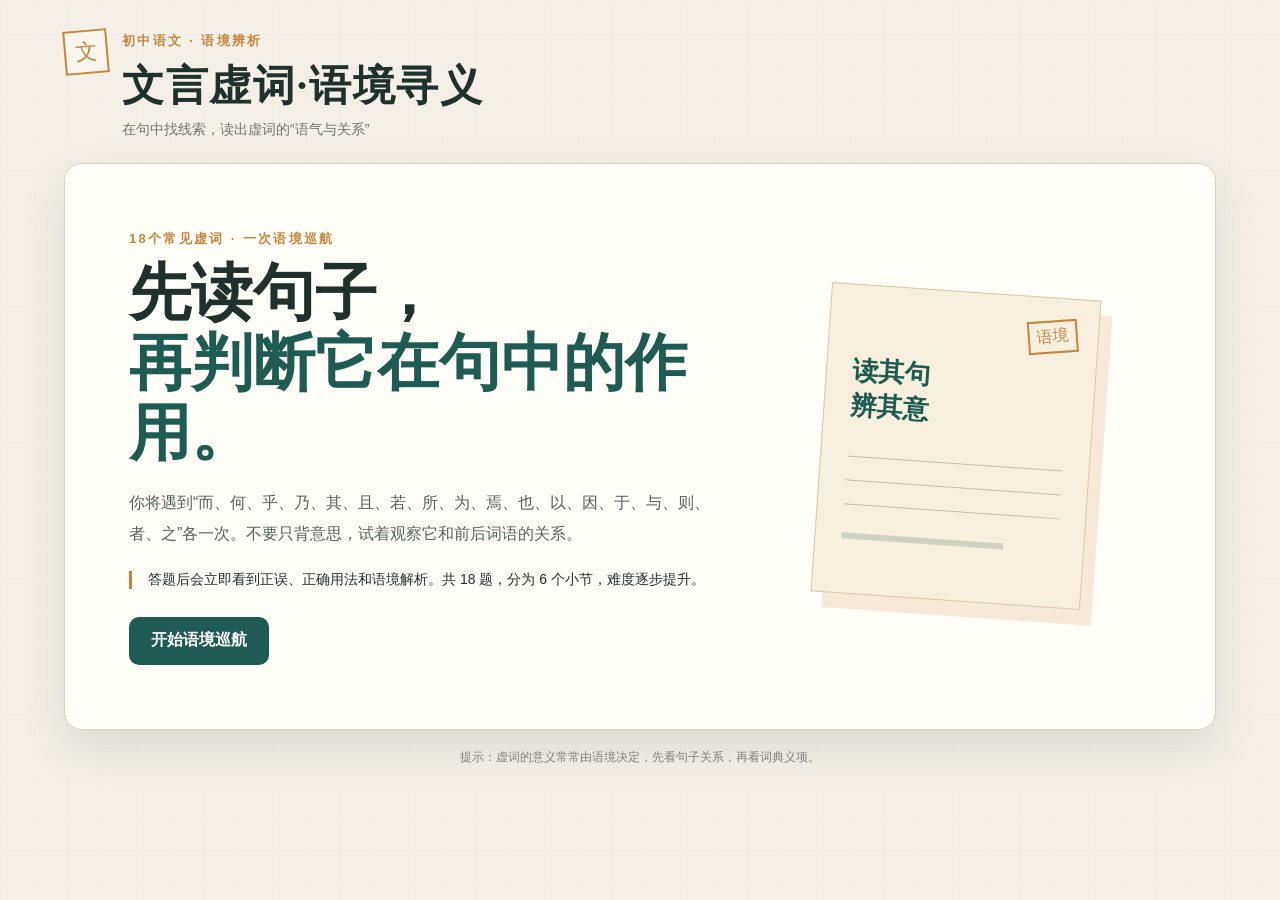
<file: 文件详情页_files/LSNzsGAVVZKYuxb7PQAoSL.html>
<!DOCTYPE html>
<!-- saved from url=(0102)https://musk-online.fbcontent.cn/pub-musk-ai-studio/workflow/file/document/LSNzsGAVVZKYuxb7PQAoSL.html -->
<html lang="zh-CN"><head><meta http-equiv="Content-Type" content="text/html; charset=UTF-8">
<meta http-equiv="Content-Security-Policy" content="img-src 'self' data: blob: https://*.fbcontent.cn https://*.aliyuncs.com https://storage.googleapis.com; media-src 'self' data: blob: https://*.fbcontent.cn https://*.aliyuncs.com https://storage.googleapis.com;">

<meta name="viewport" content="width=device-width,initial-scale=1">
<title>文言虚词·语境寻义</title>
<style>
:root{--bg:#f4f0e8;--ink:#20302c;--muted:#6e7770;--primary:#1e5b52;--primary2:#2c7669;--accent:#c4863c;--surface:#fffdf8;--line:#d9d2c4;--success:#287d5a;--success-soft:#e7f3eb;--error:#a54c3b;--error-soft:#fae9e4;--shadow:0 18px 45px rgba(32,48,44,.12)}
*{box-sizing:border-box}body{margin:0;background:var(--bg);color:var(--ink);font-family:"Noto Sans SC","Microsoft YaHei",Arial,sans-serif;min-height:100vh}.shell{min-height:100vh;padding:30px 5vw 42px;position:relative;overflow:hidden}.shell:before{content:"";position:absolute;inset:0;pointer-events:none;opacity:.35;background-image:linear-gradient(90deg,rgba(196,134,60,.05) 1px,transparent 1px),linear-gradient(rgba(196,134,60,.04) 1px,transparent 1px);background-size:34px 34px}.app{position:relative;max-width:1180px;margin:auto}.top{display:flex;justify-content:space-between;align-items:flex-start;gap:22px;margin-bottom:24px}.brand{display:flex;gap:14px;align-items:flex-start}.seal{width:44px;height:44px;border:2px solid var(--accent);color:var(--accent);display:grid;place-items:center;font-family:serif;font-size:22px;transform:rotate(-5deg);background:rgba(255,253,248,.5)}h1,h2,h3,p{margin:0}.eyebrow{font-size:13px;letter-spacing:.18em;color:var(--accent);font-weight:700;margin:2px 0 8px}.brand h1{font-family:Georgia,"Songti SC",serif;font-size:clamp(25px,3.3vw,42px);letter-spacing:.04em}.subtitle{color:var(--muted);font-size:14px;margin-top:7px}.stats{display:flex;gap:10px;flex-wrap:wrap;justify-content:flex-end}.stat{background:rgba(255,253,248,.75);border:1px solid var(--line);padding:10px 15px;min-width:86px}.stat small{display:block;color:var(--muted);font-size:12px;margin-bottom:4px}.stat strong{font-size:20px;color:var(--primary)}.panel{background:var(--surface);border:1px solid var(--line);box-shadow:var(--shadow);border-radius:18px}.intro{padding:clamp(28px,5vw,64px);display:grid;grid-template-columns:1.2fr .8fr;gap:48px;align-items:center;min-height:510px}.intro h2{font-family:Georgia,"Songti SC",serif;font-size:clamp(32px,5vw,62px);line-height:1.13;margin:10px 0 20px}.intro h2 span{color:var(--primary)}.intro p{line-height:1.9;color:#53625c;max-width:600px}.note{border-left:3px solid var(--accent);padding-left:16px;margin-top:22px;font-size:14px}.paper-art{min-height:300px;display:grid;place-items:center;position:relative}.paper{width:min(270px,80%);height:310px;background:#f8f0df;border:1px solid #d8c6a9;box-shadow:12px 15px 0 rgba(196,134,60,.16);transform:rotate(4deg);padding:30px 26px;position:relative}.paper:before{content:"语境";position:absolute;right:20px;top:22px;border:2px solid var(--accent);color:var(--accent);padding:4px 7px;font-family:serif;transform:rotate(-8deg)}.paper h3{font-family:serif;font-size:26px;color:var(--primary);margin:38px 0 25px}.paper-lines{height:9px;border-bottom:1px solid #cbbda6;margin:15px 0}.paper .inkmark{width:75%;height:6px;background:rgba(30,91,82,.2);margin-top:28px}.btn{border:0;border-radius:10px;min-height:48px;padding:0 22px;font-weight:700;font-size:16px;cursor:pointer;transition:.2s;font-family:inherit}.btn:focus-visible,.option:focus-visible{outline:3px solid rgba(196,134,60,.5);outline-offset:2px}.btn-primary{background:var(--primary);color:#fff}.btn-primary:hover{background:var(--primary2);transform:translateY(-2px)}.btn-light{background:#edf1eb;color:var(--primary);border:1px solid #c9d7cf}.intro .btn{margin-top:28px}.hidden{display:none!important}.game{padding:24px clamp(18px,4vw,48px) 36px}.progress-row{display:flex;justify-content:space-between;align-items:center;gap:20px;margin-bottom:18px}.progress-track{height:9px;background:#e6e1d7;border-radius:20px;overflow:hidden;flex:1}.progress-fill{height:100%;background:var(--primary);border-radius:inherit;transition:width .35s ease}.stage{font-size:13px;color:var(--muted);white-space:nowrap}.question-area{display:grid;grid-template-columns:minmax(0,1.1fr) minmax(280px,.9fr);gap:28px;align-items:start}.prompt-card{background:#fbf7ee;border:1px solid #e1d7c5;border-radius:14px;padding:26px 28px;min-height:260px}.kicker{color:var(--accent);font-size:13px;font-weight:700;letter-spacing:.12em;margin-bottom:13px}.prompt-card h2{font-family:Georgia,"Songti SC",serif;font-size:clamp(24px,3vw,36px);margin-bottom:20px}.sentence{font-family:"Songti SC",STSong,serif;font-size:clamp(22px,3vw,32px);line-height:1.85;color:#172b27}.target{color:var(--primary);font-weight:700;border-bottom:3px solid var(--accent);padding-bottom:2px}.hint{font-size:14px;color:var(--muted);margin-top:18px;line-height:1.6}.options{display:grid;gap:12px}.option{background:#fff;border:2px solid var(--line);border-radius:12px;padding:16px 18px;text-align:left;font-size:16px;color:var(--ink);cursor:pointer;min-height:58px;transition:.18s;font-family:inherit}.option:hover:not(:disabled){border-color:var(--primary);background:#f4faf6;transform:translateX(3px)}.option:disabled{cursor:default}.option b{display:inline-grid;place-items:center;width:25px;height:25px;border-radius:50%;background:#ece8de;color:var(--primary);margin-right:9px}.correct-answer{border-color:var(--success)!important;background:var(--success-soft)!important}.wrong-answer{border-color:var(--error)!important;background:var(--error-soft)!important}.feedback{margin-top:20px;border-radius:12px;padding:18px 20px;display:flex;justify-content:space-between;align-items:flex-start;gap:20px;animation:rise .25s ease}.feedback.good{background:var(--success-soft);border:1px solid #b9dbc5}.feedback.bad{background:var(--error-soft);border:1px solid #e4bdb3}.feedback strong{display:block;margin-bottom:6px;font-size:18px}.feedback p{line-height:1.7;font-size:14px}.feedback .btn{flex:0 0 auto}.shake{animation:shake .3s ease}@keyframes rise{from{opacity:0;transform:translateY(8px)}to{opacity:1;transform:none}}@keyframes shake{25%{transform:translateX(-5px)}75%{transform:translateX(5px)}}.result{padding:clamp(30px,6vw,70px);text-align:center}.result h2{font-family:Georgia,"Songti SC",serif;font-size:clamp(32px,5vw,54px);margin:12px 0}.result-lead{color:var(--muted);line-height:1.8}.score-big{font-size:72px;color:var(--primary);font-weight:800;margin:18px 0 4px}.result-grid{max-width:650px;margin:28px auto;display:grid;grid-template-columns:repeat(3,1fr);gap:12px}.result-cell{padding:18px;background:#faf7ef;border:1px solid var(--line);border-radius:12px}.result-cell small{display:block;color:var(--muted);margin-bottom:8px}.result-cell strong{font-size:24px;color:var(--primary)}.tags{display:flex;flex-wrap:wrap;justify-content:center;gap:8px;margin:24px auto;max-width:720px}.tag{padding:7px 12px;border-radius:30px;background:#e9f1ec;color:var(--primary);font-size:13px}.tag.missed{background:#f8e9e3;color:var(--error)}.footnote{text-align:center;color:#7b817b;font-size:12px;margin-top:19px}@media(max-width:760px){.shell{padding:18px 14px 28px}.top{display:block}.stats{justify-content:flex-start;margin-top:18px}.intro{grid-template-columns:1fr;gap:10px;min-height:0;padding:28px 22px}.paper-art{min-height:250px}.question-area{grid-template-columns:1fr}.prompt-card{min-height:auto}.feedback{display:block}.feedback .btn{margin-top:14px;width:100%}.result-grid{grid-template-columns:1fr 1fr}.result-grid .result-cell:last-child{grid-column:span 2}}
</style>
</head>
<body>
<div class="shell"><main class="app">
<header class="top"><div class="brand"><div class="seal">文</div><div><div class="eyebrow">初中语文 · 语境辨析</div><h1>文言虚词·语境寻义</h1><div class="subtitle">在句中找线索，读出虚词的“语气与关系”</div></div></div><div class="stats hidden" id="stats"><div class="stat"><small>当前进度</small><strong id="progressText">0 / 18</strong></div><div class="stat"><small>得分</small><strong id="scoreText">0</strong></div><div class="stat"><small>连对</small><strong id="comboText">0</strong></div></div></header>
<section class="panel intro" id="intro"><div><div class="eyebrow">18个常见虚词 · 一次语境巡航</div><h2>先读句子，<br><span>再判断它在句中的作用。</span></h2><p>你将遇到“而、何、乎、乃、其、且、若、所、为、焉、也、以、因、于、与、则、者、之”各一次。不要只背意思，试着观察它和前后词语的关系。</p><div class="note">答题后会立即看到正误、正确用法和语境解析。共 18 题，分为 6 个小节，难度逐步提升。</div><button class="btn btn-primary" id="startBtn">开始语境巡航</button></div><div class="paper-art" aria-label="纸页与批注示意"><div class="paper"><h3>读其句<br>辨其意</h3><div class="paper-lines"></div><div class="paper-lines"></div><div class="paper-lines"></div><div class="inkmark"></div></div></div></section>
<section class="panel game hidden" id="game"><div class="progress-row"><div class="progress-track"><div class="progress-fill" id="progressFill" style="width:0%"></div></div><div class="stage" id="stageText">第一节 · 初识关系</div></div><div class="question-area"><article class="prompt-card"><div class="kicker" id="qKicker">第 1 题 · 虚词</div><h2 id="qTitle">判断加点虚词的意义和用法</h2><div class="sentence" id="sentence"></div><div class="hint" id="hint"></div></article><div><div class="options" id="options"></div><div id="feedback" class="hidden"></div></div></div></section>
<section class="panel result hidden" id="result"><div class="eyebrow">语境巡航完成</div><h2 id="resultTitle">你的文言语感已留下足迹</h2><div class="score-big" id="finalScore">0</div><div class="result-lead" id="resultLead"></div><div class="result-grid"><div class="result-cell"><small>正确题数</small><strong id="correctCount">0</strong></div><div class="result-cell"><small>正确率</small><strong id="accuracy">0%</strong></div><div class="result-cell"><small>最高连对</small><strong id="maxCombo">0</strong></div></div><div class="tags" id="tags"></div><button class="btn btn-primary" id="restartBtn">再来一轮</button></section>
<div class="footnote">提示：虚词的意义常常由语境决定，先看句子关系，再看词典义项。</div>
</main></div>
<script>
const questions=[
{v:'而',s:'溪深而鱼肥。',opts:['表并列，可译为“又、和”','表承接，可译为“就”','表转折，可译为“却”','表修饰，可译为“地”'],a:0,e:'“深”和“肥”是并列的两个形容词，共同描写溪中景象，因此“而”表并列。'},
{v:'何',s:'水何澹澹，山岛竦峙。',opts:['什么','多么','为什么','哪里'],a:1,e:'“何”用在形容词前，表示程度深，可译为“多么”。'},
{v:'乎',s:'王侯将相宁有种乎？',opts:['表疑问，可译为“吗”','表感叹，可译为“啊”','表反问，可译为“呢”','表停顿，不译'],a:0,e:'句末“乎”与“宁”呼应，构成反问语气，可译为“吗”。'},
{v:'乃',s:'屠乃奔倚其下，弛担持刀。',opts:['竟然','于是、就','你、你的','才'],a:1,e:'屠户发现大树后，紧接着采取行动，“乃”表示承接，可译为“于是、就”。'},
{v:'其',s:'其真无马邪？其真不知马也！',opts:['代词，它的','表反问，难道','表推测，大概','表选择，还是'],a:1,e:'第一个“其”用在句首，与“邪”搭配，表反问语气，可译为“难道”。'},
{v:'且',s:'年且九十，面山而居。',opts:['而且','况且','将近','暂且'],a:2,e:'“年且九十”说的是年龄接近九十岁，“且”表“将近”。'},
{v:'若',s:'若屈伸呼吸，终日在天中行止。',opts:['像、如同','你','如果','及、比得上'],a:0,e:'“若屈伸呼吸”是把日月的运行比作人的屈伸呼吸，“若”表“像、如同”。'},
{v:'所',s:'此后汉所以倾颓也。',opts:['地方','用来……的','所字结构标志，与“以”组成“……的原因”','被'],a:2,e:'“所以”是“……的原因”的固定结构，“所”与“以”组成所字结构。'},
{v:'为',s:'武陵人捕鱼为业。',opts:['被','向、对','作为、当作','因为'],a:2,e:'“捕鱼为业”意为把捕鱼作为职业，“为”表示“作为、当作”。'},
{v:'焉',s:'不复出焉，遂与外人间隔。',opts:['哪里','于此、从这里','怎么','语气词，了'],a:1,e:'“出焉”可理解为“从这里出去”，“焉”兼有“于此”的意思。'},
{v:'也',s:'陈胜者，阳城人也。',opts:['表判断，可译为“是”','表感叹，可译为“啊”','表疑问，可译为“吗”','表转折，可译为“却”'],a:0,e:'“……者，……也”是判断句式，句末“也”帮助表示判断。'},
{v:'以',s:'以中有足乐者，不知口体之奉不若人也。',opts:['把、拿','因为','用、凭借','来、以便'],a:1,e:'“以中有足乐者”意为“因为心中有值得快乐的事”，“以”表原因。'},
{v:'因',s:'因势象形，各具情态。',opts:['于是','依照、顺着','因为','趁着'],a:1,e:'“因势象形”是“顺着木头的形势雕刻”，“因”表依照、顺着。'},
{v:'于',s:'战于长勺。',opts:['在、于','比','向、对','由于'],a:0,e:'“战于长勺”意为“在长勺交战”，“于”引出地点。'},
{v:'与',s:'吾与汝毕力平险。',opts:['和、同','给、替','参与','等待'],a:0,e:'“吾与汝”意为“我和你”，“与”表和、同。'},
{v:'则',s:'学而不思则罔，思而不学则殆。',opts:['就是','那么、就','却、但是','只、只是'],a:1,e:'“……则……”表示条件与结果的关系，可译为“就、那么”。'},
{v:'者',s:'望之蔚然而深秀者，琅琊也。',opts:['……的人','……的事物、地方','表判断','表停顿'],a:1,e:'“望之……者”把前面的景象名词化，指“看起来蔚然而深秀的地方”。'},
{v:'之',s:'予独爱莲之出淤泥而不染。',opts:['代指莲花','用于主谓之间，取消句子独立性','到、往','的'],a:1,e:'“莲出淤泥而不染”本可独立成句，用“之”连接后作“爱”的宾语，取消主谓结构的独立性。'}
];
const stages=['第一节 · 初识关系','第二节 · 语气辨析','第三节 · 结构识别','第四节 · 语境迁移','第五节 · 句式判断','第六节 · 综合巡航'];
const state={phase:'intro',index:0,score:0,combo:0,maxCombo:0,correct:0,answers:[]};
const $=id=>document.getElementById(id);
function updateState(action,payload={}){if(action==='START'){state.phase='playing';state.index=0;state.score=0;state.combo=0;state.maxCombo=0;state.correct=0;state.answers=[]}if(action==='ANSWER'){state.answers.push(payload);if(payload.ok){state.correct++;state.combo++;state.maxCombo=Math.max(state.maxCombo,state.combo);state.score+=10+Math.max(0,state.combo-1)*2}else state.combo=0}if(action==='NEXT'){state.index++}if(action==='RESTART'){state.phase='intro';state.index=0}renderUI()}
function renderUI(){
 $('intro').classList.toggle('hidden',state.phase!=='intro');$('game').classList.toggle('hidden',state.phase!=='playing');$('result').classList.toggle('hidden',state.phase!=='result');$('stats').classList.toggle('hidden',state.phase==='intro');
 if(state.phase==='playing'){const q=questions[state.index];$('progressText').textContent=`${state.index+1} / ${questions.length}`;$('scoreText').textContent=state.score;$('comboText').textContent=state.combo;$('progressFill').style.width=`${(state.index/questions.length)*100}%`;$('stageText').textContent=stages[Math.floor(state.index/3)];$('qKicker').textContent=`第 ${state.index+1} 题 · 虚词「${q.v}」`;$('sentence').innerHTML=q.s.replace(q.v,`<span class="target">${q.v}</span>`);$('hint').textContent='请结合前后词语和句子关系，选择最恰当的解释。';$('feedback').className='hidden';$('options').innerHTML=q.opts.map((x,i)=>`<button class="option" data-i="${i}"><b>${String.fromCharCode(65+i)}</b>${x}</button>`).join('');document.querySelectorAll('.option').forEach(b=>b.addEventListener('click',()=>answer(Number(b.dataset.i))));}
 if(state.phase==='result')renderResult();
}
function answer(choice){if(state.phase!=='playing'||$('feedback').classList.contains('hidden')===false)return;const q=questions[state.index],ok=choice===q.a;updateState('ANSWER',{ok,choice});document.querySelectorAll('.option').forEach((b,i)=>{b.disabled=true;if(i===q.a)b.classList.add('correct-answer');if(i===choice&&!ok)b.classList.add('wrong-answer')});const fb=$('feedback');fb.className=`feedback ${ok?'good':'bad'}`;fb.innerHTML=`<div><strong>${ok?'判断正确 · '+(state.combo>=3?'连续答对，语感在线！':'读得很准！'):'再想一想 · 关键在语境'}</strong><p><b>正确用法：</b>${q.opts[q.a]}。${q.e}</p></div><button class="btn btn-primary" id="nextBtn">${state.index===questions.length-1?'查看总结':'下一题'}</button>`;$('nextBtn').addEventListener('click',()=>{if(state.index===questions.length-1){state.phase='result';renderUI()}else updateState('NEXT')});}
function renderResult(){const acc=Math.round(state.correct/questions.length*100);$('finalScore').textContent=state.score;$('correctCount').textContent=`${state.correct} / ${questions.length}`;$('accuracy').textContent=acc+'%';$('maxCombo').textContent=state.maxCombo;$('resultTitle').textContent=acc>=90?'文脉通达，读出了句中关系':acc>=70?'稳稳推进，语感正在成形':'先别急，回到句中再找线索';$('resultLead').textContent=`你完成了18个常见虚词的语境辨析。${acc>=70?'继续用“先看关系、再定词义”的方法阅读。':'建议把错题中的前后词语圈出来，再读一遍句子。'}`;$('tags').innerHTML=questions.map((q,i)=>`<span class="tag ${state.answers[i]&&!state.answers[i].ok?'missed':''}">${q.v}${state.answers[i]&&state.answers[i].ok?' · 已掌握':' · 再读'}</span>`).join('')}
$('startBtn').addEventListener('click',()=>updateState('START'));$('restartBtn').addEventListener('click',()=>{updateState('RESTART');});window.__interactionState={phase:state.phase,questionCount:questions.length};renderUI();
</script>
</body></html>
</file>
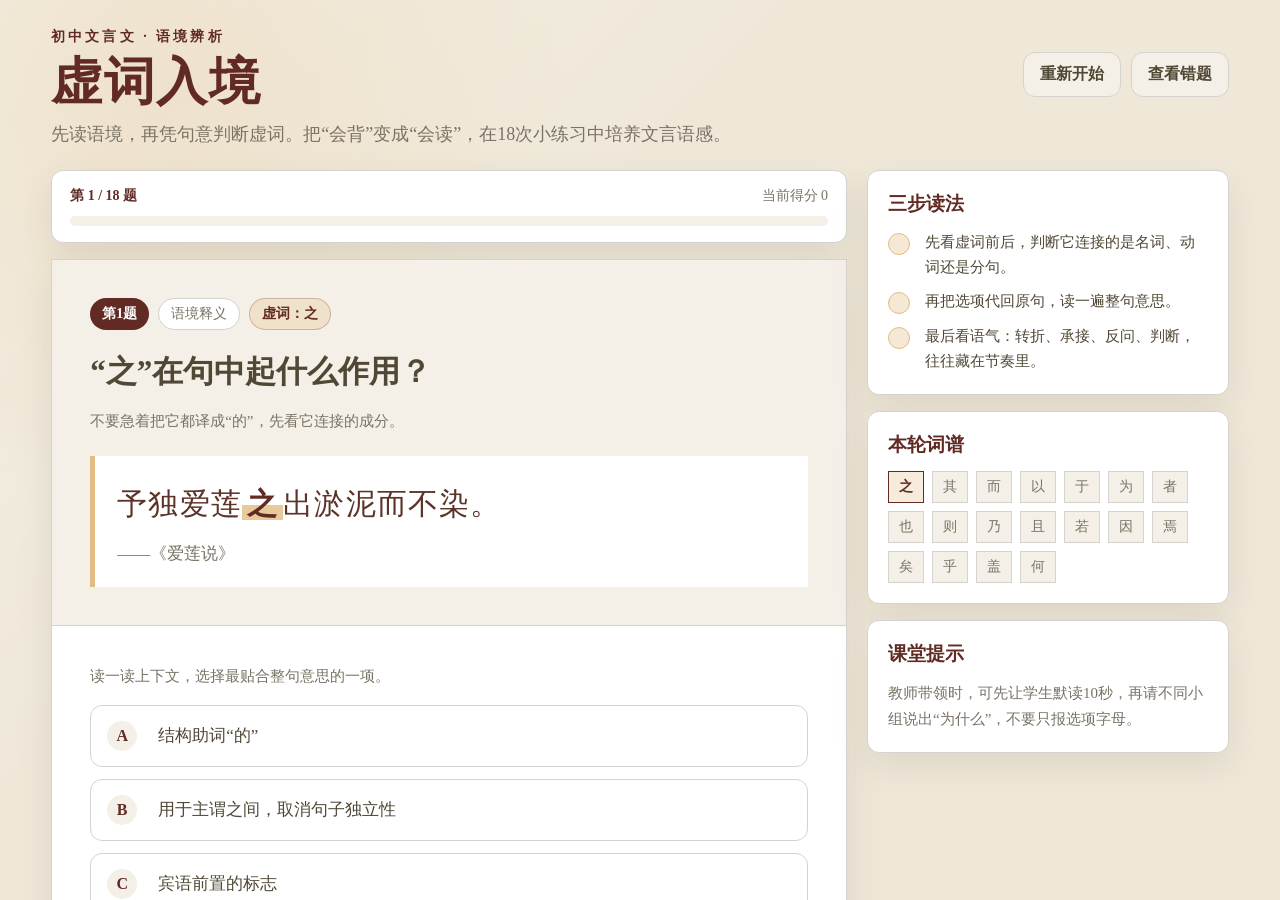
<file: 飞象老师校园版_files/html-editor-wrapper.html>
<!DOCTYPE html>
<!-- saved from url=(0249)https://static-nginx-online.fbcontent.cn/musk-workbench-web-static/editor/html-editor-wrapper.html?v=1.3.9&theme=campus&contentUrl=https%3A%2F%2Fmusk-online.fbcontent.cn%2Fpub-musk-ai-studio%2Fworkflow%2Ffile%2Fdocument%2Fn3mTUdN3qGWGbFURNqsqig.html -->
<html lang="zh-CN" data-musk-theme="campus" data-musk-theme-mode="light"><head><meta http-equiv="Content-Type" content="text/html; charset=UTF-8"><style data-musk-editor-theme-style="true">:root {
  --musk-foundation-color-green-25: #F8F9F7;
  --musk-foundation-color-green-50: #F4F3EE;
  --musk-foundation-color-green-100: #EFF4EE;
  --musk-foundation-color-green-125: #EBF2EB;
  --musk-foundation-color-green-150: #E1DCCC;
  --musk-foundation-color-green-175: #DEE3E8;
  --musk-foundation-color-green-250: #E3EDE3;
  --musk-foundation-color-green-300: #D3EAD0;
  --musk-foundation-color-green-325: #CBF2C7;
  --musk-foundation-color-green-350: #E8E4DC;
  --musk-foundation-color-green-400: #D4CBBA;
  --musk-foundation-color-green-450: #A5C9AC;
  --musk-foundation-color-green-500: #5E5D57;
  --musk-foundation-color-green-525: #5D5C56;
  --musk-foundation-color-green-550: #A9BEB0;
  --musk-foundation-color-green-650: #677872;
  --musk-foundation-color-green-675: #4C6154;
  --musk-foundation-color-green-700: #080701;
  --musk-foundation-color-green-725: #02543B;
  --musk-foundation-color-green-800: #004737;
  --musk-foundation-color-green-900: #102620;
  --musk-foundation-color-neutral-0: #FFFFFF;
  --musk-foundation-color-neutral-25: #FAFAFA;
  --musk-foundation-color-neutral-50: #F4F3EC;
  --musk-foundation-color-neutral-75: #F9F9F6;
  --musk-foundation-color-neutral-125: #EBE9DF;
  --musk-foundation-color-neutral-175: #E2DCCA;
  --musk-v3-foundation-color-neutral-210: #EEEFEA;
  --musk-foundation-color-neutral-225: #ECE9E0;
  --musk-foundation-color-neutral-300: #E8E4DC;
  --musk-foundation-color-neutral-325: #E8E8E8;
  --musk-foundation-color-neutral-350: #E6EAE9;
  --musk-foundation-color-neutral-375: #D2DCD3;
  --musk-foundation-color-neutral-400: #C9DACC;
  --musk-foundation-color-neutral-450: #C8C7C2;
  --musk-foundation-color-neutral-500: #A9B2AF;
  --musk-foundation-color-neutral-525: #8A8D92;
  --musk-foundation-color-neutral-550: #99988F;
  --musk-foundation-color-neutral-600: #819790;
  --musk-foundation-color-neutral-800: #283934;
  --musk-foundation-color-neutral-850: #283937;
  --musk-foundation-color-neutral-875: #413E39;
  --musk-foundation-color-neutral-950: #161D29;
  --musk-foundation-color-blue-gray-900: #2A3A41;
  --musk-foundation-color-yellow-50: #F8F0CD;
  --musk-foundation-color-yellow-500: #FFDF5E;
  --musk-foundation-color-yellow-800: #6B4B02;
  --musk-foundation-color-orange-500: #FF6421;
  --musk-foundation-color-orange-600: #FF8A5C;
  --musk-foundation-color-red-900: #433232;
  --musk-foundation-color-red-100: #F7DED1;
  --musk-foundation-color-red-200: #EDD6D2;
  --musk-foundation-color-red-300: #DEC8C7;
  --musk-foundation-color-red-350: #B1A9A8;
  --musk-foundation-color-red-450: #967E7E;
  --musk-foundation-color-red-700: #782734;
  --musk-foundation-alpha-danger-90: rgba(255, 63, 63, 0.90);
  --musk-foundation-alpha-danger-soft-40: rgba(255, 185, 155, 0.40);
  --musk-foundation-color-success-600: #A7DB9A;
  --musk-foundation-color-ppt-thumb-number-bg: #90A19B;
  --musk-foundation-color-ppt-thumb-highlight-border: #8FA099;
  --musk-foundation-color-app-preview-version-current-dot: #82CB82;
  --musk-foundation-color-app-preview-version-timeline-line: #C9D9CC;
  --musk-foundation-color-app-preview-status-not-deployed-bg: #E1EDE2;
  --musk-foundation-color-app-preview-status-deployed-bg: #D2F3CE;
  --musk-foundation-color-app-preview-status-deployed-text: #00A342;
  --musk-foundation-color-app-preview-status-pending-update-bg: #FFF2E3;
  --musk-foundation-color-app-preview-tab-bar-bg: #E0DBCC;
  --musk-foundation-color-app-preview-version-view-button-border: #DFE9DF;
  --musk-foundation-color-app-preview-version-description: #466253;
  --musk-v3-foundation-color-chat-artifact-create-card-bg: #E3F1E2;
  --musk-foundation-color-chat-user-memory-card-bg: #DCF5D9;
  --musk-foundation-color-chat-user-memory-card-header-text: #0A7117;
  --musk-foundation-color-chat-user-memory-card-action-hover-bg: #CBEAC7;
  --musk-foundation-color-chat-user-memory-card-primary-disabled-bg: #ABBAB5;
  --musk-foundation-color-chat-user-memory-card-summary-text: #526A62;
  --musk-v3-foundation-color-chat-user-fragment-icon-muted: #99ACA5;
  --musk-v3-foundation-color-chat-draft-file-card-pill-text: #87908D;
  --musk-v3-foundation-color-chat-draft-file-card-pill-icon: #141F1B;
  --musk-foundation-color-black: #000000;
  --musk-foundation-color-transparent: transparent;
  --musk-foundation-color-skeleton-user-bg: #EDE6D8;
  --musk-foundation-color-skeleton-assistant-bg: #F0ECE4;
  --musk-foundation-color-skeleton-input-bg: #E6EDEA;
  --musk-foundation-alpha-black-12: rgba(0, 0, 0, 0.10);
  --musk-foundation-alpha-black-24: rgba(0, 0, 0, 0.30);
  --musk-foundation-alpha-black-50: rgba(0, 0, 0, 0.50);
  --musk-foundation-alpha-white-60: rgba(255, 255, 255, 0.60);
  --musk-foundation-alpha-neutral-20: rgba(8, 7, 1, 0.20);
  --musk-v3-foundation-alpha-green-700-8: rgba(8, 7, 1, 0.08);
  --musk-foundation-alpha-neutral-400-20: rgba(201, 218, 204, 0.20);
  --musk-foundation-alpha-neutral-400-70: rgba(201, 218, 204, 0.70);
  --musk-foundation-gradient-mask-surface: linear-gradient(180deg, rgba(255, 255, 255, 0) 0%, #FFFFFF 36%);
  --musk-foundation-gradient-mask-ai: linear-gradient(180deg, rgba(244, 243, 238, 0) 0%, #F4F3EE 36%);
  --musk-foundation-gradient-mask-analysis: linear-gradient(179.99998deg, #E3F1E2 0%, rgba(227, 241, 226, 0.00) 100%);
  --musk-foundation-gradient-mask-diagnosis: linear-gradient(180deg, rgba(250, 244, 219, 0) 0%, #FAF4DB 36%);
  --musk-foundation-gradient-sidebar-item-hover-fade: linear-gradient(270deg, #E3EDE3 0%, rgba(227, 237, 227, 0.00) 100%);
  --musk-foundation-gradient-sidebar-item-active-fade: linear-gradient(270deg, #FFFFFF 0%, rgba(255, 255, 255, 0.00) 100%);
  --musk-foundation-shadow-card: 0 4px 12px rgba(8, 7, 1, 0.08);
  --musk-foundation-shadow-card-subtle: 0 4px 32px rgba(8, 7, 1, 0.08);
  --musk-foundation-shadow-popup: 0 4px 16px rgba(0, 0, 0, 0.10);
  --musk-foundation-shadow-sidebar-popover: 0 4px 16px rgba(0, 0, 0, 0.12);
  --musk-foundation-shadow-sidebar-action-menu: 0 4px 16px rgba(76, 97, 84, 0.12);
  --musk-v3-component-modal-text: initial;
  --musk-v3-component-modal-confirm-content-text: var(--musk-semantic-chat-text-strong);
  --musk-v3-component-chat-interaction-publish-input-count: var(--musk-semantic-chat-text-tertiary);
  --musk-v3-component-content-picker-body-bg: var(--musk-foundation-color-green-25);
  --musk-v3-component-content-picker-text-tertiary: var(--musk-semantic-chat-text-tertiary);
  --musk-v3-component-content-picker-secondary-hover-bg: var(--musk-semantic-chat-btn-secondary-hover-bg);
  --musk-v3-component-html-preview-secondary-hover-bg: var(--musk-chat-artifact-secondary-action-hover-bg);
  --musk-v3-component-html-preview-toolbar-secondary-action-hover-bg: var(--musk-chat-html-edit-tab-bg);
  --musk-v3-component-html-preview-toolbar-save-button-bg: var(--musk-semantic-chat-btn-primary-bg);
  --musk-v3-component-html-preview-toolbar-save-button-border: var(--musk-semantic-chat-preview-card-border);
  --musk-v3-component-html-preview-toolbar-save-button-text: var(--musk-semantic-chat-btn-primary-text);
  --musk-v3-component-html-preview-toolbar-save-button-hover-bg: var(--musk-semantic-chat-btn-primary-hover-bg);
  --musk-v3-component-html-preview-toolbar-save-button-disabled-bg: var(--musk-semantic-chat-btn-primary-disabled-bg);
  --musk-v3-component-optimize-dialog-input-bg: var(--musk-foundation-color-green-25);
  --musk-v3-component-optimize-dialog-input-border: var(--musk-semantic-chat-border-subtle);
  --musk-v3-component-optimize-dialog-placeholder: var(--musk-semantic-chat-text-tertiary);
  --musk-v3-component-ppt-optimize-overlay-bg: var(--musk-semantic-chat-overlay-mask);
  --musk-v3-component-ppt-optimize-thumb-overlay-bg: var(--musk-foundation-alpha-neutral-400-20);
  --musk-v3-component-ppt-optimize-thumb-spinner-color: var(--musk-foundation-color-green-450);
  --musk-v3-component-ppt-preview-bg: var(--musk-foundation-color-green-25);
  --musk-v3-component-ppt-play-button-bg: var(--musk-foundation-color-green-300);
  --musk-v3-component-ppt-play-button-border: var(--musk-foundation-color-green-450);
  --musk-v3-component-ppt-play-button-text: var(--musk-chat-editor-primary-bg);
  --musk-v3-component-ppt-thumb-sidebar-inner-border: var(--musk-chat-editor-panel-border);
  --musk-v3-component-ppt-thumb-number-bg: var(--musk-foundation-color-ppt-thumb-number-bg);
  --musk-v3-component-ppt-thumb-default-border-color: var(--musk-chat-editor-panel-border);
  --musk-v3-component-ppt-thumb-highlight-border-color: var(--musk-foundation-color-ppt-thumb-highlight-border);
  --musk-v3-component-ppt-thumb-active-color: var(--musk-chat-editor-primary-bg);
  --musk-v3-component-ppt-optimize-button-bg: var(--musk-chat-html-edit-tab-bg);
  --musk-v3-component-ppt-optimize-button-border: var(--musk-semantic-chat-brand-solid);
  --musk-v3-component-ppt-optimize-button-text: var(--musk-semantic-chat-text-primary);
  --musk-v3-component-ppt-optimize-button-hover-bg: var(--musk-chat-html-edit-tab-bg);
  --musk-chat-dislike-reason-title: var(--musk-semantic-chat-text-primary);
  --musk-chat-dislike-reason-close-icon-fill: var(--musk-semantic-chat-icon-secondary);
  --musk-chat-dislike-reason-border: var(--musk-semantic-chat-border-subtle);
  --musk-chat-dislike-reason-option-border: var(--musk-semantic-chat-border-subtle);
  --musk-chat-dislike-reason-option-text: var(--musk-semantic-chat-text-secondary);
  --musk-chat-dislike-reason-option-bg: var(--musk-foundation-color-neutral-225);
  --musk-chat-dislike-reason-option-selected-text: var(--musk-foundation-color-blue-gray-950);
  --musk-chat-dislike-reason-input-bg: var(--musk-semantic-chat-surface-subtle-bg);
  --musk-chat-dislike-reason-input-text: var(--musk-semantic-chat-text-primary);
  --musk-chat-dislike-reason-input-placeholder: var(--musk-semantic-chat-text-disabled-strong);
  --musk-chat-dislike-reason-scrollbar-thumb: var(--musk-semantic-chat-divider-default);
  --musk-chat-dislike-reason-submit-bg: var(--musk-semantic-chat-btn-primary-bg);
  --musk-chat-dislike-reason-submit-hover-bg: var(--musk-semantic-chat-btn-primary-hover-bg);
  --musk-chat-dislike-reason-submit-active-bg: var(--musk-semantic-chat-btn-primary-active-bg);
  --musk-chat-dislike-reason-submit-disabled-bg: var(--musk-semantic-chat-btn-primary-disabled-bg);
  --musk-chat-dislike-reason-submit-text: var(--musk-semantic-chat-btn-primary-text);
  --musk-chat-like-dislike-normal-icon: var(--musk-semantic-chat-text-secondary);
  --musk-chat-like-dislike-active-icon: var(--musk-semantic-chat-brand-solid);
  --musk-chat-like-dislike-active-mark: var(--musk-semantic-chat-brand-solid);
  --musk-chat-like-dislike-divider: var(--musk-semantic-chat-divider-default);
  --musk-chat-standard-reading-card-bg: var(--musk-semantic-chat-reading-bg);
  --musk-chat-standard-reading-card-text: var(--musk-chat-analysis-title);
  --musk-chat-standard-reading-card-tag-bg: var(--musk-semantic-chat-surface-bg);
  --musk-chat-standard-reading-card-tag-text: var(--musk-chat-analysis-title);
  --musk-chat-standard-reading-card-tag-icon-accent: var(--musk-foundation-color-blue-300);
  --musk-chat-standard-reading-card-tag-icon-contrast: var(--musk-foundation-color-neutral-0);
  --musk-chat-standard-reading-card-line: var(--musk-semantic-chat-reading-line);
  --musk-chat-standard-reading-card-item-icon-bg: var(--musk-foundation-color-blue-300);
  --musk-chat-standard-reading-card-item-icon-mark: var(--musk-foundation-color-neutral-0);
  --musk-chat-standard-reading-card-mask: var(--musk-semantic-chat-reading-mask);
  --musk-chat-standard-reading-card-expand-text: var(--musk-chat-analysis-title);
  --musk-chat-standard-reading-card-expand-icon: var(--musk-chat-analysis-title);
  --musk-chat-task-bg: var(--musk-foundation-color-neutral-0);
  --musk-chat-task-line: var(--musk-semantic-chat-task-line);
  --musk-chat-task-muted-text: var(--musk-semantic-chat-task-muted-text);
  --musk-chat-task-text: var(--musk-semantic-chat-text-primary);
  --musk-semantic-chat-diagnosis-bg: var(--musk-foundation-color-yellow-50);
  --musk-semantic-chat-diagnosis-accent: var(--musk-foundation-color-yellow-800);
  --musk-semantic-chat-diagnosis-mask: var(--musk-foundation-gradient-mask-diagnosis);
  --musk-chat-diagnosis-mask: var(--musk-semantic-chat-diagnosis-mask);
  --musk-v3-component-chat-detection-card-border: transparent;
  --musk-v3-component-chat-detection-card-border-width: 0px;
  --musk-v3-component-chat-detection-card-radius: var(--musk-chat-message-card-radius);
  --musk-v3-component-chat-detection-card-tag-shadow-color: transparent;
  --musk-v3-component-chat-detection-card-tag-icon-accent: var(--musk-foundation-color-yellow-800);
  --musk-v3-component-chat-detection-card-tag-icon-contrast: var(--musk-foundation-color-yellow-500);
  --musk-v3-component-chat-detection-card-result-text: var(--musk-semantic-chat-text-primary);
  --musk-v3-component-chat-detection-card-line: var(--musk-semantic-chat-text-primary);
  --musk-v3-component-chat-detection-card-status-icon-bg: var(--musk-foundation-color-neutral-850);
  --musk-v3-component-chat-detection-card-status-icon-mark: var(--musk-foundation-color-neutral-850);
  --musk-v3-component-chat-detection-card-data-icon: var(--musk-foundation-color-neutral-800);
  --musk-v3-component-chat-sidebar-waiting-icon-bg: var(--musk-semantic-chat-btn-danger-bg);
  --musk-v3-component-chat-sidebar-waiting-blink-bg: var(--musk-foundation-alpha-danger-soft-40);
  --musk-chat-analysis-bg: var(--musk-semantic-chat-analysis-bg);
  --musk-chat-analysis-border: transparent;
  --musk-chat-analysis-tag-bg: var(--musk-semantic-chat-analysis-tag-bg);
  --musk-chat-analysis-tag-text: var(--musk-semantic-chat-analysis-accent);
  --musk-chat-analysis-tag-icon-accent: var(--musk-foundation-color-success-600);
  --musk-chat-analysis-tag-shadow: transparent;
  --musk-chat-analysis-accent: var(--musk-semantic-chat-analysis-accent);
  --musk-chat-analysis-line: var(--musk-semantic-chat-analysis-line);
  --musk-chat-analysis-title: var(--musk-semantic-chat-analysis-title);
  --musk-chat-analysis-mask: var(--musk-semantic-chat-analysis-mask);
  --musk-v3-component-chat-app-preview-loading-track-bg: var(--musk-foundation-color-green-250);
  --musk-v3-component-chat-app-preview-loading-fill-bg: var(--musk-foundation-color-green-725);
  --musk-v3-component-chat-app-preview-loading-text: var(--musk-foundation-color-neutral-600);
  --musk-v3-component-chat-app-preview-toolbar-bg: var(--musk-foundation-color-app-preview-tab-bar-bg);
  --musk-v3-component-chat-app-preview-tab-border: var(--musk-foundation-color-transparent);
  --musk-v3-component-chat-app-preview-tab-text: var(--musk-foundation-color-green-700);
  --musk-v3-component-chat-app-preview-tab-hover-bg: var(--musk-foundation-color-transparent);
  --musk-v3-component-chat-app-preview-deploy-button-border: var(--musk-foundation-color-green-400);
  --musk-v3-component-chat-app-preview-version-title: var(--musk-foundation-color-neutral-800);
  --musk-v3-component-chat-app-preview-version-description: var(--musk-foundation-color-app-preview-version-description);
  --musk-v3-component-chat-app-preview-version-hover-bg: var(--musk-foundation-color-green-25);
  --musk-v3-component-chat-app-preview-version-current-dot-fill: var(--musk-foundation-color-app-preview-version-current-dot);
  --musk-v3-component-chat-app-preview-version-current-dot-border: var(--musk-foundation-alpha-black-24);
  --musk-v3-component-chat-app-preview-version-default-dot-border: var(--musk-foundation-alpha-black-24);
  --musk-v3-component-chat-app-preview-version-timeline-line: var(--musk-foundation-color-app-preview-version-timeline-line);
  --musk-v3-component-chat-app-preview-version-deploy-tag-bg: var(--musk-foundation-color-app-preview-status-not-deployed-bg);
  --musk-v3-component-chat-app-preview-version-deploy-tag-text: var(--musk-foundation-color-green-725);
  --musk-v3-component-chat-app-preview-version-view-button-text: var(--musk-foundation-color-black);
  --musk-v3-component-chat-app-preview-version-view-button-border: var(--musk-foundation-color-app-preview-version-view-button-border);
  --musk-v3-component-chat-app-preview-version-view-button-hover-bg: var(--musk-foundation-color-green-125);
  --musk-v3-component-chat-app-preview-deploy-input-border: var(--musk-chat-modal-border);
  --musk-v3-component-chat-app-preview-deploy-control-text: var(--musk-chat-modal-title);
  --musk-v3-component-chat-app-preview-deploy-option-hover-bg: var(--musk-chat-modal-input-bg);
  --musk-v3-component-chat-app-preview-deploy-option-selected-bg: var(--musk-chat-modal-input-bg);
  --musk-v3-component-chat-app-preview-deploy-description-text: var(--musk-foundation-color-green-500);
  --musk-v3-component-chat-app-preview-deploy-time-text: var(--musk-chat-modal-text);
  --musk-v3-component-chat-app-preview-deploy-domain-bg: var(--musk-chat-modal-input-bg);
  --musk-v3-component-chat-app-preview-deploy-domain-icon: var(--musk-chat-modal-text);
  --musk-v3-component-chat-app-preview-deploy-domain-text: var(--musk-chat-modal-text);
  --musk-v3-component-chat-app-preview-deploy-status-not-deployed-bg: var(--musk-foundation-color-app-preview-status-not-deployed-bg);
  --musk-v3-component-chat-app-preview-deploy-status-not-deployed-text: var(--musk-foundation-color-neutral-600);
  --musk-v3-component-chat-app-preview-deploy-status-deployed-bg: var(--musk-foundation-color-app-preview-status-deployed-bg);
  --musk-v3-component-chat-app-preview-deploy-status-deployed-text: var(--musk-foundation-color-app-preview-status-deployed-text);
  --musk-v3-component-chat-app-preview-deploy-status-pending-update-bg: var(--musk-foundation-color-app-preview-status-pending-update-bg);
  --musk-v3-component-chat-app-preview-deploy-status-pending-update-text: var(--musk-foundation-color-orange-500);
  --musk-v3-component-chat-user-memory-card-bg: var(--musk-foundation-color-chat-user-memory-card-bg);
  --musk-v3-component-chat-user-memory-card-text: var(--musk-foundation-color-neutral-800);
  --musk-v3-component-chat-user-memory-card-header-bg: var(--musk-foundation-color-neutral-0);
  --musk-v3-component-chat-user-memory-card-header-text: var(--musk-foundation-color-chat-user-memory-card-header-text);
  --musk-v3-component-chat-user-memory-card-action-hover-bg: var(--musk-foundation-color-chat-user-memory-card-action-hover-bg);
  --musk-v3-component-chat-user-memory-card-primary-action-bg: var(--musk-foundation-color-green-725);
  --musk-v3-component-chat-user-memory-card-primary-action-disabled-bg: var(--musk-foundation-color-chat-user-memory-card-primary-disabled-bg);
  --musk-v3-component-chat-user-memory-card-primary-action-text: var(--musk-foundation-color-neutral-0);
  --musk-v3-component-chat-user-memory-card-action-divider: var(--musk-foundation-alpha-black-12);
  --musk-v3-component-chat-user-memory-card-summary-text: var(--musk-foundation-color-chat-user-memory-card-summary-text);
  --musk-v3-component-chat-user-memory-card-editor-caret: var(--musk-foundation-color-green-725);
  --musk-v3-component-chat-user-memory-card-editor-count: var(--musk-foundation-color-chat-user-memory-card-primary-disabled-bg);
  --musk-v3-component-ppt-onboarding-card-bg: var(--musk-chat-action-tooltip-bg);
  --musk-v3-component-ppt-onboarding-card-shadow-color: transparent;
  --musk-v3-component-ppt-onboarding-title: #C8C7C2;
  --musk-v3-component-ppt-onboarding-description: var(--musk-foundation-color-neutral-0);
  --musk-v3-component-ppt-onboarding-step: #C8C7C2;
  --musk-v3-component-ppt-onboarding-preview-bg: #F8F8F8;
  --musk-v3-component-ppt-onboarding-button-bg: #F4F3EE;
  --musk-v3-component-ppt-onboarding-button-hover-bg: #F4F3EE;
  --musk-v3-component-ppt-onboarding-button-text: #080701;
  --musk-v3-component-ppt-onboarding-badge-bg: #FF6421;
  --musk-v3-component-checkbox-checked-mark: var(--musk-semantic-chat-brand-solid);
  --musk-chat-skeleton-canvas-bg: var(--musk-foundation-color-green-50);
  --musk-chat-skeleton-user-bg: var(--musk-foundation-color-skeleton-user-bg);
  --musk-chat-skeleton-assistant-bg: var(--musk-foundation-color-skeleton-assistant-bg);
  --musk-chat-skeleton-input-bg: var(--musk-foundation-color-skeleton-input-bg);
  --musk-chat-message-user-bg: var(--musk-foundation-color-green-650);
  --musk-semantic-chat-canvas-bg: var(--musk-foundation-color-green-50);
  --musk-semantic-chat-panel-bg: var(--musk-foundation-color-neutral-225);
  --musk-semantic-chat-surface-subtle-bg: var(--musk-foundation-color-neutral-75);
  --musk-semantic-chat-surface-selected-bg: var(--musk-foundation-color-neutral-225);
  --musk-chat-modal-input-bg: var(--musk-foundation-color-neutral-75);
  --musk-chat-action-border: var(--musk-foundation-color-neutral-225);
  --musk-chat-action-hover-bg: var(--musk-foundation-color-neutral-125);
  --musk-chat-action-tooltip-bg: var(--musk-foundation-color-green-700);
  --musk-chat-action-tooltip-highlight: var(--musk-foundation-color-transparent);
  --musk-chat-action-text: var(--musk-foundation-color-green-500);
  --musk-chat-ai-tips-color: var(--musk-foundation-color-green-350);
  --musk-semantic-chat-surface-hover-bg: var(--musk-foundation-color-green-50);
  --musk-semantic-chat-surface-disabled-bg: var(--musk-foundation-color-neutral-450);
  --musk-semantic-chat-skeleton-assistant-bg: var(--musk-foundation-color-skeleton-assistant-bg);
  --musk-semantic-chat-skeleton-input-bg: var(--musk-foundation-color-skeleton-input-bg);
  --musk-semantic-chat-border-subtle: var(--musk-foundation-color-neutral-225);
  --musk-semantic-chat-divider-default: var(--musk-foundation-color-green-400);
  --musk-semantic-chat-text-primary: var(--musk-foundation-color-blue-gray-900);
  --musk-semantic-chat-text-strong: var(--musk-foundation-color-green-700);
  --musk-semantic-chat-text-secondary: var(--musk-foundation-color-green-500);
  --musk-semantic-chat-text-tertiary: var(--musk-foundation-color-green-500);
  --musk-semantic-chat-text-disabled: var(--musk-foundation-color-neutral-450);
  --musk-semantic-chat-artifact-disabled-text: var(--musk-foundation-color-neutral-450);
  --musk-semantic-chat-btn-secondary-disabled-border: var(--musk-foundation-color-neutral-300);
  --musk-semantic-chat-icon-default: var(--musk-semantic-chat-text-primary);
  --musk-semantic-chat-icon-secondary: var(--musk-semantic-chat-text-secondary);
  --musk-semantic-chat-icon-disabled: var(--musk-semantic-chat-text-disabled);
  --musk-semantic-chat-icon-inverse: var(--musk-foundation-color-neutral-0);
  --musk-semantic-chat-brand-solid: var(--musk-foundation-color-green-700);
  --musk-semantic-chat-brand-soft-bg: var(--musk-foundation-color-neutral-225);
  --musk-semantic-chat-interaction-hover-bg: var(--musk-foundation-color-neutral-175);
  --musk-semantic-chat-interaction-active-bg: var(--musk-foundation-color-neutral-225);
  --musk-semantic-chat-editor-panel-border: var(--musk-foundation-color-green-400);
  --musk-semantic-chat-editor-control-text: var(--musk-foundation-color-green-700);
  --musk-semantic-chat-editor-panel-text: var(--musk-foundation-color-green-700);
  --musk-semantic-chat-editor-control-hover-bg: var(--musk-foundation-color-green-50);
  --musk-semantic-chat-editor-control-active-bg: var(--musk-foundation-color-neutral-225);
  --musk-semantic-chat-editor-tooltip-bg: var(--musk-foundation-color-blue-gray-900);
  --musk-semantic-chat-editor-primary-bg: var(--musk-foundation-color-green-700);
  --musk-semantic-chat-editor-primary-weak-bg: var(--musk-foundation-color-green-700);
  --musk-semantic-chat-editor-primary-disabled-bg: var(--musk-foundation-color-neutral-450);
  --musk-semantic-chat-editor-ai-icon-bg: var(--musk-foundation-color-green-150);
  --musk-semantic-chat-editor-ai-icon-fg: var(--musk-foundation-color-blue-gray-900);
  --musk-semantic-chat-editor-text-hover-bg: var(--musk-semantic-chat-surface-selected-bg);
  --musk-semantic-chat-editor-text-hover-border: var(--musk-semantic-chat-brand-solid);
  --musk-semantic-chat-editor-text-active-border: var(--musk-semantic-chat-brand-solid);
  --musk-semantic-chat-editor-element-hover-bg: var(--musk-semantic-chat-surface-hover-bg);
  --musk-semantic-chat-editor-element-hover-border: var(--musk-semantic-chat-editor-panel-border);
  --musk-semantic-chat-editor-element-active-bg: var(--musk-semantic-chat-surface-selected-bg);
  --musk-semantic-chat-editor-element-active-border: var(--musk-semantic-chat-brand-solid);
  --musk-chat-editor-panel-border: var(--musk-semantic-chat-editor-panel-border);
  --musk-chat-editor-control-text: var(--musk-semantic-chat-editor-control-text);
  --musk-chat-editor-panel-text: var(--musk-semantic-chat-editor-panel-text);
  --musk-chat-editor-control-hover-bg: var(--musk-semantic-chat-editor-control-hover-bg);
  --musk-chat-editor-control-active-bg: var(--musk-semantic-chat-editor-control-active-bg);
  --musk-chat-editor-tooltip-bg: var(--musk-semantic-chat-editor-tooltip-bg);
  --musk-chat-editor-primary-bg: var(--musk-semantic-chat-editor-primary-bg);
  --musk-chat-editor-primary-weak-bg: var(--musk-semantic-chat-editor-primary-weak-bg);
  --musk-chat-editor-primary-disabled-bg: var(--musk-semantic-chat-editor-primary-disabled-bg);
  --musk-chat-editor-ai-icon-bg: var(--musk-semantic-chat-editor-ai-icon-bg);
  --musk-chat-editor-ai-icon-fg: var(--musk-semantic-chat-editor-ai-icon-fg);
  --musk-chat-editor-text-hover-bg: var(--musk-semantic-chat-editor-text-hover-bg);
  --musk-chat-editor-text-hover-border: var(--musk-semantic-chat-editor-text-hover-border);
  --musk-chat-editor-text-active-border: var(--musk-semantic-chat-editor-text-active-border);
  --musk-chat-editor-element-hover-bg: var(--musk-semantic-chat-editor-element-hover-bg);
  --musk-chat-editor-element-hover-border: var(--musk-semantic-chat-editor-element-hover-border);
  --musk-chat-editor-element-active-bg: var(--musk-semantic-chat-editor-element-active-bg);
  --musk-chat-editor-element-active-border: var(--musk-semantic-chat-editor-element-active-border);
  --musk-v3-component-editor-toolbar-bg: var(--musk-foundation-color-neutral-0);
  --musk-v3-component-editor-toolbar-border: var(--musk-chat-editor-panel-border);
  --musk-v3-component-editor-toolbar-shadow: 0px 2px 16px 0px rgba(77, 81, 77, 0.06);
  --musk-v3-component-editor-ai-toolbar-bg: #F5F6F7;
  --musk-v3-component-editor-ai-toolbar-border: transparent;
  --musk-v3-component-editor-ai-toolbar-shadow: 0 4px 16px rgba(0, 0, 0, 0.08), 0 1px 4px rgba(0, 0, 0, 0.04);
  --musk-v3-component-editor-toolbar-control-bg: var(--musk-foundation-color-transparent);
  --musk-v3-component-editor-toolbar-control-hover-bg: var(--musk-chat-editor-control-hover-bg);
  --musk-v3-component-editor-toolbar-control-active-bg: var(--musk-chat-editor-control-active-bg);
  --musk-v3-component-editor-toolbar-control-text: var(--musk-chat-editor-control-text);
  --musk-v3-component-editor-toolbar-ai-icon-bg: var(--musk-chat-editor-ai-icon-bg);
  --musk-v3-component-editor-toolbar-ai-icon-fg: var(--musk-chat-editor-ai-icon-fg);
  --musk-v3-component-editor-selection-border: var(--musk-chat-editor-element-active-border);
  --musk-v3-component-editor-toolbar-panel-text: var(--musk-chat-editor-panel-text);
  --musk-v3-component-editor-toolbar-placeholder: var(--musk-semantic-chat-input-placeholder);
  --musk-v3-component-editor-toolbar-primary-bg: var(--musk-chat-editor-primary-bg);
  --musk-v3-component-editor-toolbar-primary-hover-bg: var(--musk-chat-editor-primary-bg);
  --musk-v3-component-editor-toolbar-primary-disabled-bg: var(--musk-chat-editor-primary-disabled-bg);
  --musk-v3-component-editor-toolbar-primary-text: var(--musk-foundation-color-neutral-0);
  --musk-v3-component-editor-toolbar-replace-disabled-text: var(--musk-chat-editor-primary-disabled-bg);
  --musk-v3-component-editor-toolbar-replace-disabled-opacity: 0.4;
  --musk-v3-component-editor-result-card-bg: var(--musk-foundation-color-neutral-0);
  --musk-v3-component-editor-result-card-border: var(--musk-chat-editor-panel-border);
  --musk-v3-component-editor-result-card-text: var(--musk-chat-editor-panel-text);
  --musk-v3-component-editor-result-card-divider: #F2F3F5;
  --musk-v3-component-editor-result-card-action-text: var(--musk-chat-editor-control-text);
  --musk-v3-component-editor-result-card-action-hover-bg: var(--musk-chat-editor-control-hover-bg);
  --musk-v3-component-editor-result-card-action-bg: var(--musk-foundation-color-neutral-0);
  --musk-v3-component-editor-result-card-action-border: var(--musk-foundation-color-neutral-325);
  --musk-v3-component-editor-result-card-action-primary-bg: var(--musk-chat-editor-primary-weak-bg);
  --musk-v3-component-editor-result-card-action-primary-hover-bg: var(--musk-chat-editor-primary-bg);
  --musk-v3-component-editor-result-card-action-primary-text: var(--musk-foundation-color-neutral-0);
  --musk-semantic-chat-overlay-mask: var(--musk-foundation-alpha-black-24);
  --musk-semantic-chat-user-bg: var(--musk-foundation-color-green-500);
  --musk-semantic-chat-ai-text-bg: var(--musk-foundation-color-neutral-225);
  --musk-semantic-chat-ai-text: var(--musk-foundation-color-green-700);
  --musk-chat-ai-text-card-bg: var(--musk-foundation-color-neutral-225);
  --musk-chat-ai-text-card-link: var(--musk-foundation-color-blue-300);
  --musk-v3-component-chat-ai-markdown-link-color: var(--musk-foundation-color-blue-300);
  --musk-v3-component-chat-ai-markdown-link-hover-color: var(--musk-foundation-color-blue-300);
  --musk-v3-component-chat-ai-markdown-table-border: var(--musk-foundation-color-green-400);
  --musk-v3-component-chat-ai-markdown-table-header-bg: var(--musk-foundation-color-green-150);
  --musk-v3-component-chat-ai-markdown-table-row-bg: var(--musk-foundation-color-green-50);
  --musk-v3-component-chat-ai-markdown-table-header-text: var(--musk-foundation-color-green-700);
  --musk-v3-component-chat-ai-markdown-table-text: var(--musk-foundation-color-green-700);
  --musk-chat-ai-table-border: var(--musk-foundation-color-green-400);
  --musk-chat-ai-table-header-bg: var(--musk-foundation-color-green-150);
  --musk-chat-ai-table-row-bg: var(--musk-foundation-color-green-50);
  --musk-chat-ai-table-header-text: var(--musk-foundation-color-green-700);
  --musk-chat-ai-table-text: var(--musk-foundation-color-green-700);
  --musk-semantic-chat-ai-table-header-bg: var(--musk-foundation-color-green-150);
  --musk-semantic-chat-ai-table-row-bg: var(--musk-foundation-color-green-50);
  --musk-semantic-chat-resource-hover-bg: var(--musk-foundation-color-neutral-0);
  --musk-semantic-chat-resource-border: var(--musk-foundation-color-green-400);
  --musk-semantic-chat-resource-title: var(--musk-foundation-color-green-700);
  --musk-semantic-chat-resource-action-bg: var(--musk-foundation-color-green-50);
  --musk-semantic-chat-resource-action-hover-bg: var(--musk-foundation-color-green-50);
  --musk-semantic-chat-resource-action-text: var(--musk-foundation-color-green-700);
  --musk-semantic-chat-resource-action-disabled-text: var(--musk-foundation-alpha-neutral-20);
  --musk-semantic-chat-resource-ghost-action-hover-bg: var(--musk-foundation-color-neutral-75);
  --musk-semantic-chat-resource-ghost-action-text: var(--musk-foundation-color-green-700);
  --musk-semantic-chat-resource-ghost-action-disabled-text: var(--musk-foundation-alpha-neutral-20);
  --musk-chat-resource-delivery-card-bg: var(--musk-semantic-chat-resource-bg);
  --musk-chat-resource-delivery-card-border: var(--musk-semantic-chat-resource-border);
  --musk-chat-resource-delivery-card-text: var(--musk-semantic-chat-resource-title);
  --musk-chat-resource-delivery-card-secondary-action-bg: var(--musk-semantic-chat-resource-action-bg);
  --musk-chat-resource-delivery-card-secondary-action-hover-bg: var(--musk-semantic-chat-resource-action-hover-bg);
  --musk-chat-resource-delivery-card-secondary-action-border: var(--musk-semantic-chat-resource-border);
  --musk-chat-resource-delivery-card-secondary-action-text: var(--musk-semantic-chat-resource-action-text);
  --musk-chat-resource-delivery-card-primary-action-bg: var(--musk-semantic-chat-brand-solid);
  --musk-chat-resource-delivery-card-primary-action-hover-bg: var(--musk-semantic-chat-brand-hover);
  --musk-chat-resource-delivery-card-primary-action-text: var(--musk-semantic-chat-text-inverse);
  --musk-chat-resource-delivery-card-view-icon: var(--musk-semantic-chat-resource-action-text);
  --musk-chat-resource-delivery-card-download-icon: var(--musk-semantic-chat-text-inverse);
  --musk-semantic-chat-file-item-bg: var(--musk-foundation-color-neutral-75);
  --musk-semantic-chat-file-bg: var(--musk-foundation-color-neutral-0);
  --musk-semantic-chat-file-sunken-bg: var(--musk-foundation-color-green-50);
  --musk-semantic-chat-file-border: var(--musk-foundation-color-neutral-300);
  --musk-semantic-chat-file-selected-border: var(--musk-foundation-color-green-700);
  --musk-semantic-chat-file-title: var(--musk-foundation-color-green-700);
  --musk-chat-artifact-file-card-bg: var(--musk-semantic-chat-file-bg);
  --musk-chat-artifact-file-card-border: var(--musk-foundation-color-transparent);
  --musk-chat-artifact-file-card-border-width: 0px;
  --musk-chat-artifact-file-card-radius: var(--musk-semantic-chat-radius-md);
  --musk-chat-artifact-file-card-mobile-border-width: 0px;
  --musk-chat-artifact-file-card-mobile-radius: 0.14rem;
  --musk-chat-artifact-file-card-text: var(--musk-semantic-chat-text-primary);
  --musk-chat-artifact-file-card-divider: var(--musk-semantic-chat-artifact-divider);
  --musk-chat-artifact-file-card-icon-primary: var(--musk-foundation-color-neutral-850);
  --musk-chat-artifact-file-card-icon-contrast: var(--musk-foundation-color-green-250);
  --musk-chat-artifact-file-card-expand-text: var(--musk-semantic-chat-text-primary);
  --musk-chat-artifact-file-card-expand-icon: var(--musk-foundation-color-neutral-850);
  --musk-chat-artifact-publish-border: var(--musk-semantic-chat-artifact-publish-border);
  --musk-chat-network-search-card-bg: var(--musk-semantic-chat-info-bg);
  --musk-chat-network-search-card-tag-bg: var(--musk-semantic-chat-surface-bg);
  --musk-chat-network-search-card-text: var(--musk-semantic-chat-info-text-strong);
  --musk-chat-network-search-card-line: var(--musk-semantic-chat-info-line);
  --musk-chat-network-search-card-pill-bg: var(--musk-semantic-chat-info-pill-bg);
  --musk-chat-network-search-card-pill-hover-bg: rgba(0, 0, 0, 0.06);
  --musk-chat-network-search-card-tag-icon-bg: var(--musk-foundation-color-neutral-0);
  --musk-chat-network-search-card-tag-icon-accent: var(--musk-foundation-color-purple-800);
  --musk-chat-network-search-card-complete-icon-bg: var(--musk-foundation-color-purple-300);
  --musk-chat-network-search-card-complete-icon-mark: var(--musk-foundation-color-neutral-0);
  --musk-chat-network-search-card-link-icon: var(--musk-foundation-color-purple-900);
  --musk-chat-network-search-card-mask: var(--musk-semantic-chat-info-mask);
  --musk-semantic-chat-ask-bg: #F8EBE4;
  --musk-semantic-chat-ask-text-secondary: var(--musk-foundation-color-red-900);
  --musk-chat-ask-bg: var(--musk-semantic-chat-ask-bg);
  --musk-chat-ask-text: var(--musk-foundation-color-red-900);
  --musk-chat-ask-text-secondary: var(--musk-semantic-chat-ask-text-secondary);
  --musk-chat-ask-text-tertiary: var(--musk-foundation-color-red-450);
  --musk-chat-ask-accent: var(--musk-foundation-color-red-700);
  --musk-chat-ask-accent-hover: var(--musk-foundation-color-red-700);
  --musk-chat-ask-tag-bg: var(--musk-foundation-color-neutral-0);
  --musk-chat-ask-tag-icon-accent: var(--musk-foundation-color-red-700);
  --musk-chat-ask-tag-icon-contrast: #FFD4C3;
  --musk-chat-ask-input-bg: var(--musk-foundation-alpha-white-60);
  --musk-chat-ask-input-active-bg: var(--musk-foundation-color-neutral-0);
  --musk-chat-ask-placeholder: var(--musk-foundation-color-red-350);
  --musk-chat-ask-custom-input-placeholder: var(--musk-chat-ask-placeholder);
  --musk-chat-ask-option-hover-border: var(--musk-foundation-color-red-200);
  --musk-chat-ask-choice-unselected-color: var(--musk-chat-ask-option-hover-border);
  --musk-chat-ask-choice-unselected-opacity: 1;
  --musk-chat-ask-custom-icon-color: var(--musk-chat-ask-text);
  --musk-chat-ask-weak-control-bg: var(--musk-foundation-color-red-100);
  --musk-chat-ask-disabled-control-bg: var(--musk-foundation-color-red-300);
  --musk-chat-ask-border: transparent;
  --musk-chat-ask-radius: var(--musk-semantic-chat-radius-md);
  --musk-chat-ask-tag-icon-size: 16px;
  --musk-semantic-chat-analysis-bg: #E3F1E2;
  --musk-semantic-chat-analysis-tag-bg: var(--musk-foundation-color-green-300);
  --musk-semantic-chat-analysis-accent: var(--musk-foundation-color-green-700);
  --musk-semantic-chat-process-tag-border: var(--musk-foundation-color-neutral-225);
  --musk-semantic-chat-process-text: var(--musk-foundation-color-blue-gray-900);
  --musk-chat-process-delivery-card-bg: var(--musk-semantic-chat-process-bg);
  --musk-chat-process-delivery-card-text: var(--musk-semantic-chat-process-text);
  --musk-chat-process-delivery-card-link: var(--musk-foundation-color-blue-300);
  --musk-chat-process-delivery-card-table-border: var(--musk-foundation-color-green-400);
  --musk-chat-process-delivery-card-table-header-bg: var(--musk-foundation-color-green-150);
  --musk-chat-process-delivery-card-table-row-bg: var(--musk-foundation-color-green-50);
  --musk-chat-process-delivery-card-table-header-text: var(--musk-foundation-color-green-700);
  --musk-chat-process-delivery-card-table-text: var(--musk-foundation-color-green-700);
  --musk-chat-process-delivery-card-mask: var(--musk-semantic-chat-process-mask);
  --musk-semantic-chat-task-muted-text: var(--musk-foundation-color-neutral-550);
  --musk-semantic-chat-artifact-create-bg: var(--musk-v3-foundation-color-chat-artifact-create-card-bg);
  --musk-semantic-chat-artifact-divider: var(--musk-foundation-color-neutral-225);
  --musk-semantic-chat-artifact-primary-action-bg: var(--musk-foundation-color-green-700);
  --musk-semantic-chat-artifact-secondary-action-bg: var(--musk-foundation-color-transparent);
  --musk-semantic-chat-artifact-secondary-action-border: var(--musk-foundation-color-green-400);
  --musk-semantic-chat-artifact-secondary-action-hover-bg: var(--musk-foundation-color-neutral-225);
  --musk-semantic-chat-artifact-publish-border: var(--musk-foundation-color-transparent);
  --musk-chat-artifact-secondary-action-bg: var(--musk-semantic-chat-artifact-secondary-action-bg);
  --musk-chat-artifact-secondary-action-border: var(--musk-semantic-chat-artifact-secondary-action-border);
  --musk-chat-artifact-secondary-action-hover-bg: var(--musk-semantic-chat-artifact-secondary-action-hover-bg);
  --musk-v3-component-chat-user-fragment-bg: var(--musk-semantic-chat-user-fragment-bg);
  --musk-v3-component-chat-user-fragment-icon-contrast: var(--musk-foundation-color-neutral-0);
  --musk-v3-component-chat-user-fragment-icon-muted: var(--musk-v3-foundation-color-chat-user-fragment-icon-muted);
  --musk-v3-component-chat-user-fragment-border-width: 1px;
  --musk-v3-component-chat-user-fragment-radius: 6px;
  --musk-v3-component-chat-draft-file-card-pill-bg: var(--musk-foundation-color-neutral-0);
  --musk-v3-component-chat-draft-file-card-pill-border: var(--musk-foundation-color-transparent);
  --musk-v3-component-chat-draft-file-card-pill-border-width: 0px;
  --musk-v3-component-chat-draft-file-card-pill-text: var(--musk-v3-foundation-color-chat-draft-file-card-pill-text);
  --musk-v3-component-chat-draft-file-card-pill-icon: var(--musk-v3-foundation-color-chat-draft-file-card-pill-icon);
  --musk-v3-component-chat-artifact-create-card-bg: var(--musk-semantic-chat-artifact-create-bg);
  --musk-v3-component-chat-artifact-create-card-border: var(--musk-foundation-color-transparent);
  --musk-v3-component-chat-artifact-create-card-text: var(--musk-semantic-chat-text-primary);
  --musk-v3-component-chat-artifact-create-card-tag-bg: var(--musk-semantic-chat-artifact-create-tag-bg);
  --musk-v3-component-chat-artifact-create-card-tag-icon-color: var(--musk-foundation-color-success-600);
  --musk-v3-component-chat-artifact-create-card-tag-shadow-color: var(--musk-v3-foundation-alpha-green-700-8);
  --musk-v3-component-chat-artifact-create-card-item-icon-bg: var(--musk-foundation-color-success-600);
  --musk-v3-component-chat-artifact-create-card-item-icon-mark: var(--musk-foundation-color-neutral-0);
  --musk-v3-component-chat-artifact-create-card-line: var(--musk-semantic-chat-analysis-line);
  --musk-v3-component-chat-artifact-create-card-collapse-bg: var(--musk-foundation-color-transparent);
  --musk-v3-component-chat-artifact-create-card-collapse-text: var(--musk-semantic-chat-text-primary);
  --musk-v3-component-chat-artifact-create-card-collapse-icon: var(--musk-semantic-chat-icon-default);
  --musk-chat-publish-artifact-card-bg: var(--musk-semantic-chat-artifact-publish-bg);
  --musk-chat-publish-artifact-card-border: var(--musk-semantic-chat-artifact-publish-border);
  --musk-chat-publish-artifact-card-text: var(--musk-semantic-chat-text-primary);
  --musk-chat-publish-artifact-card-text-tertiary: var(--musk-semantic-chat-text-tertiary);
  --musk-chat-publish-artifact-card-divider: var(--musk-semantic-chat-artifact-divider);
  --musk-chat-publish-artifact-card-primary-action-bg: var(--musk-semantic-chat-artifact-primary-action-bg);
  --musk-chat-publish-artifact-card-primary-action-hover-bg: var(--musk-semantic-chat-brand-hover);
  --musk-chat-publish-artifact-card-primary-action-text: var(--musk-semantic-chat-text-inverse);
  --musk-chat-publish-artifact-card-secondary-action-bg: var(--musk-semantic-chat-artifact-secondary-action-bg);
  --musk-chat-publish-artifact-card-secondary-action-hover-bg: var(--musk-semantic-chat-artifact-secondary-action-hover-bg);
  --musk-chat-publish-artifact-card-secondary-action-border: var(--musk-semantic-chat-artifact-secondary-action-border);
  --musk-chat-publish-artifact-card-secondary-action-text: var(--musk-semantic-chat-text-primary);
  --musk-chat-publish-artifact-card-disabled-bg: var(--musk-semantic-chat-artifact-disabled-bg);
  --musk-chat-publish-artifact-card-disabled-text: var(--musk-semantic-chat-artifact-disabled-text);
  --musk-chat-publish-artifact-card-default-icon-border: var(--musk-foundation-color-neutral-200);
  --musk-chat-publish-artifact-card-default-icon-bg: var(--musk-foundation-color-neutral-0);
  --musk-chat-publish-artifact-card-default-icon-primary: var(--musk-foundation-color-green-725);
  --musk-chat-publish-artifact-card-default-icon-secondary: var(--musk-foundation-color-success-600);
  --musk-chat-publish-artifact-card-view-icon: var(--musk-semantic-chat-text-primary);
  --musk-chat-publish-artifact-card-deploy-icon: var(--musk-semantic-chat-text-inverse);
  --musk-semantic-chat-input-shell-border: var(--musk-foundation-color-neutral-300);
  --musk-semantic-chat-input-shell-shadow: var(--musk-foundation-shadow-card-subtle);
  --musk-semantic-chat-input-text: var(--musk-foundation-color-green-700);
  --musk-semantic-chat-input-caret: var(--musk-foundation-color-green-700);
  --musk-semantic-chat-input-placeholder: var(--musk-foundation-color-neutral-450);
  --musk-semantic-chat-input-scrollbar-thumb: var(--musk-foundation-color-green-50);
  --musk-semantic-chat-input-upload-icon: var(--musk-foundation-color-green-525);
  --musk-semantic-chat-input-upload-trigger-border: var(--musk-foundation-color-neutral-300);
  --musk-semantic-chat-input-voice-icon: var(--musk-foundation-color-green-525);
  --musk-semantic-chat-scrollbar-thumb: var(--musk-foundation-color-green-150);
  --musk-v3-component-chat-dialog-left-scrollbar-thumb: var(--musk-semantic-chat-scrollbar-thumb);
  --musk-semantic-chat-input-footer-icon-hover-bg: var(--musk-foundation-color-neutral-225);
  --musk-semantic-chat-input-voice-active-bg: var(--musk-semantic-chat-surface-subtle-bg);
  --musk-v3-semantic-chat-input-option-hover-bg: var(--musk-foundation-color-neutral-75);
  --musk-v3-semantic-chat-input-action-border: var(--musk-foundation-color-neutral-225);
  --musk-v3-semantic-chat-input-upload-card-bg: var(--musk-semantic-chat-brand-soft-bg);
  --musk-v3-semantic-chat-input-upload-card-hover-bg: var(--musk-semantic-chat-input-footer-icon-hover-bg);
  --musk-semantic-chat-input-send-loading-bg: var(--musk-foundation-color-neutral-450);
  --musk-v3-component-chat-home-input-shell-bg: var(--musk-foundation-color-neutral-0);
  --musk-v3-component-chat-home-bottom-input-shell-border: var(--musk-foundation-color-neutral-400);
  --musk-v3-component-chat-home-bottom-input-shell-radius: 20px;
  --musk-v3-component-chat-home-top-input-shell-border: var(--musk-foundation-alpha-neutral-400-70);
  --musk-v3-component-chat-home-top-input-shell-radius: 20px;
  --musk-v3-component-chat-dialog-input-shell-bg: var(--musk-semantic-chat-surface-subtle-bg);
  --musk-v3-component-chat-dialog-input-shell-border: var(--musk-semantic-chat-input-shell-border);
  --musk-v3-component-chat-dialog-input-shell-hover-shadow: none;
  --musk-v3-component-chat-dialog-input-shell-radius: 20px;
  --musk-v3-component-chat-tip-message-text: var(--musk-semantic-chat-brand-solid);
  --musk-v3-component-chat-tip-message-complete-icon: var(--musk-foundation-color-success-600);
  --musk-v3-component-chat-tip-message-running-icon: var(--musk-foundation-color-yellow-500);
  --musk-v3-component-chat-file-drag-overlay-bg: var(--background-overlay);
  --musk-v3-component-chat-file-drag-overlay-icon: var(--musk-foundation-color-green-725);
  --musk-v3-component-chat-file-drag-overlay-title: var(--musk-foundation-color-green-725);
  --musk-v3-component-chat-file-drag-overlay-description: var(--musk-v3-foundation-color-chat-draft-file-card-pill-text);
  --musk-v3-component-chat-input-control-icon: var(--musk-foundation-color-green-525);
  --musk-v3-component-chat-input-menu-border: var(--musk-foundation-color-green-175);
  --musk-v3-component-chat-input-menu-shadow: var(--musk-foundation-shadow-popup);
  --musk-v3-component-chat-input-tag-text: var(--musk-foundation-color-green-675);
  --musk-v3-component-chat-input-upload-card-border-style: dashed;
  --musk-v3-component-chat-input-attachment-card-bg: var(--musk-semantic-chat-file-item-bg);
  --musk-v3-component-chat-input-attachment-card-border: transparent;
  --musk-v3-component-chat-input-attachment-card-title: var(--musk-foundation-color-green-700);
  --musk-v3-component-chat-input-attachment-card-meta: var(--musk-foundation-color-neutral-525);
  --musk-v3-component-uploaded-file-list-delete-icon-hover-bg: transparent;
  --musk-v3-component-chat-input-selected-tag-bg: var(--musk-foundation-color-green-50);
  --musk-v3-component-chat-input-selected-tag-hover-bg: var(--musk-foundation-color-green-50);
  --musk-v3-component-chat-input-selected-tag-border: var(--musk-foundation-gradient-sidebar-item-hover-fade);
  --musk-v3-component-chat-input-selected-tag-text: var(--musk-foundation-color-green-800);
  --musk-v3-component-chat-input-education-app-selected-tag-bg: var(--musk-foundation-color-green-50);
  --musk-v3-component-chat-input-education-app-selected-tag-hover-bg: var(--musk-foundation-color-green-50);
  --musk-v3-component-chat-input-education-app-selected-tag-border: var(--musk-foundation-gradient-sidebar-item-hover-fade);
  --musk-v3-component-chat-input-selected-tag-close-icon: var(--musk-semantic-chat-brand-solid);
  --musk-v3-component-chat-input-send-button-bg: var(--musk-foundation-color-green-50);
  --musk-v3-component-chat-input-send-button-hover-bg: var(--musk-semantic-chat-btn-primary-hover-bg);
  --musk-v3-component-chat-input-send-button-disabled-bg: var(--musk-foundation-color-neutral-450);
  --musk-v3-component-chat-input-send-button-stop-bg: var(--musk-semantic-chat-brand-solid);
  --musk-v3-component-chat-input-send-button-loading-bg: var(--musk-foundation-color-neutral-450);
  --musk-v3-component-chat-input-send-button-icon: var(--musk-foundation-color-neutral-0);
  --musk-v3-component-chat-input-send-button-upload-pending-bg: var(--musk-foundation-color-green-500);
  --musk-v3-component-chat-input-suggestion-accept-bg: var(--musk-semantic-chat-brand-soft-bg);
  --musk-v3-component-chat-input-suggestion-accept-text: var(--musk-semantic-chat-text-secondary);
  --musk-v3-component-chat-input-suggestion-accept-hover-bg: var(--musk-foundation-color-green-250);
  --musk-v3-component-chat-input-suggestion-accept-hover-text: var(--musk-semantic-chat-text-secondary);
  --musk-v3-component-chat-preview-file-card-download-hover-bg: var(--musk-semantic-chat-interaction-hover-bg);
  --musk-semantic-chat-preview-card-border: var(--musk-foundation-color-green-400);
  --musk-semantic-chat-preview-bg: var(--musk-foundation-color-neutral-225);
  --musk-semantic-chat-preview-edit-bg: var(--musk-foundation-color-neutral-50);
  --musk-semantic-chat-preview-content-bg: var(--musk-foundation-color-neutral-225);
  --musk-semantic-chat-preview-progress-track: var(--musk-foundation-color-green-50);
  --musk-semantic-chat-preview-progress-fill: var(--musk-foundation-color-green-500);
  --musk-semantic-chat-modal-title: var(--musk-foundation-color-green-700);
  --musk-semantic-chat-modal-text: var(--musk-foundation-color-green-500);
  --musk-semantic-chat-modal-mask: var(--musk-foundation-alpha-black-24);
  --musk-semantic-chat-modal-input-border: var(--musk-foundation-color-green-400);
  --musk-semantic-chat-publish-tag-bg: var(--musk-foundation-color-neutral-225);
  --musk-semantic-chat-publish-primary-btn-bg: var(--musk-foundation-color-green-700);
  --musk-semantic-chat-deploy-success-bg: var(--musk-foundation-color-neutral-225);
  --musk-semantic-chat-btn-primary-bg: var(--musk-foundation-color-green-700);
  --musk-semantic-chat-btn-primary-hover-bg: var(--musk-foundation-color-green-500);
  --musk-semantic-chat-btn-primary-active-bg: var(--musk-foundation-color-green-700);
  --musk-semantic-chat-btn-primary-disabled-bg: var(--musk-foundation-color-neutral-450);
  --musk-semantic-chat-btn-primary-text: var(--musk-foundation-color-neutral-0);
  --musk-semantic-chat-btn-secondary-border: var(--musk-foundation-color-green-400);
  --musk-semantic-chat-btn-secondary-hover-bg: var(--musk-foundation-color-neutral-225);
  --musk-semantic-chat-btn-secondary-active-bg: var(--musk-foundation-color-green-50);
  --musk-semantic-chat-btn-secondary-disabled-text: var(--musk-foundation-color-neutral-450);
  --musk-semantic-chat-btn-secondary-text: var(--musk-foundation-color-green-700);
  --musk-semantic-chat-btn-danger-bg: var(--musk-foundation-color-orange-500);
  --musk-semantic-chat-error-text: var(--musk-foundation-color-orange-500);
  --musk-semantic-chat-markdown-heading: var(--musk-foundation-color-green-700);
  --musk-semantic-chat-markdown-table-header-bg: var(--musk-foundation-color-green-50);
  --musk-chat-content-header-title: var(--musk-foundation-color-green-700);
  --musk-chat-content-header-status-bg: var(--musk-semantic-chat-surface-subtle-bg);
  --musk-chat-content-header-status-text: var(--musk-semantic-chat-text-tertiary);
  --musk-chat-content-header-action-hover-bg: var(--musk-semantic-chat-resource-ghost-action-hover-bg);
  --musk-chat-content-header-action-hover: var(--musk-semantic-chat-resource-ghost-action-text);
  --musk-chat-content-header-action-disabled: var(--musk-semantic-chat-resource-ghost-action-disabled-text);
  --musk-chat-attachment-header-title: var(--musk-foundation-color-green-700);
  --musk-chat-attachment-resource-title: var(--musk-foundation-color-green-700);
  --musk-v3-component-chat-share-popup-bg: var(--musk-foundation-color-green-25);
  --musk-v3-component-chat-share-popup-shadow: var(--musk-foundation-shadow-sidebar-action-menu);
  --musk-v3-component-chat-share-popup-border: var(--musk-foundation-color-neutral-400);
  --musk-v3-component-chat-share-popup-text: var(--musk-foundation-color-green-675);
  --musk-v3-component-chat-share-popup-hover-bg: var(--musk-foundation-color-green-125);
  --musk-v3-component-chat-share-popup-divider: var(--musk-foundation-color-neutral-400);
  --musk-chat-dislike-reason-bg-color: #fff;
  --musk-chat-regenerate-color: var(--musk-foundation-color-green-500);
  --musk-chat-html-edit-tab-bg: var(--musk-foundation-color-neutral-125);
  --musk-chat-html-edit-tab-border-color: var(--musk-foundation-color-green-400);
  --musk-chat-app-preview-tab-bg: var(--musk-foundation-color-neutral-0);
}</style>
  
  <meta name="viewport" content="width=device-width, initial-scale=1.0">
  <title>MUSK HTML Editor Wrapper</title>
  <style>
    * {
      margin: 0;
      padding: 0;
      box-sizing: border-box;
    }

    html, body {
      width: 100%;
      height: 100%;
      overflow: hidden;
    }

    #content-iframe {
      width: 100%;
      height: 100%;
      border: none;
      display: block;
    }

    .html-preview-toggle-btn {
      position: fixed; right: 24px; top: 16px; z-index: 10;
      display: none;
      -webkit-align-items: center; align-items: center;
      padding: 4px 13px; background: #D3EAD0; color: var(--musk-chat-editor-primary-bg, #004737);
      border: 0.5px solid #A5C9AC; border-radius: 8px;
      font-size: 14px; font-weight: 500; cursor: pointer;
      font-family: "PingFang SC", sans-serif; line-height: 28px;
      transition: background .2s, border-color .2s;
      -webkit-tap-highlight-color: transparent; outline: none;
      -webkit-user-select: none; user-select: none;
    }
    .html-preview-toggle-btn:focus { outline: none; }
    .html-preview-toggle-btn:hover { background: #C5E0C1; border-color: #8FB896; }
    .html-preview-toggle-btn:active { background: #B8D6B3; }
    .html-preview-toggle-btn svg { -webkit-flex-shrink: 0; flex-shrink: 0; width: 16px; height: 16px; margin-right: 6px; }
    .html-preview-toggle-btn.active { background: var(--musk-chat-editor-primary-bg, #004737); color: #F8F9F7; border-color: var(--musk-chat-editor-primary-bg, #004737); }
    .html-preview-toggle-btn.active:hover { background: #00382B; }
  </style>
</head>
<body>
  <iframe id="content-iframe" sandbox="allow-scripts allow-same-origin allow-downloads camera microphone fullscreen geolocation" src="./saved_resource.html"></iframe>
  <button class="html-preview-toggle-btn" id="htmlPreviewToggleBtn"><svg xmlns="http://www.w3.org/2000/svg" width="16" height="16" viewBox="0 0 16 16" fill="none"><path d="M1.5 8s2.5-5 6.5-5 6.5 5 6.5 5-2.5 5-6.5 5S1.5 8 1.5 8z" stroke="currentColor" stroke-width="1.2" stroke-linecap="round" stroke-linejoin="round"></path><circle cx="8" cy="8" r="2" stroke="currentColor" stroke-width="1.2"></circle></svg>预览</button>

  <!-- Wrapper 脚本 -->
  <script src="./html-editor-wrapper.js"></script>


</body></html>
</file>
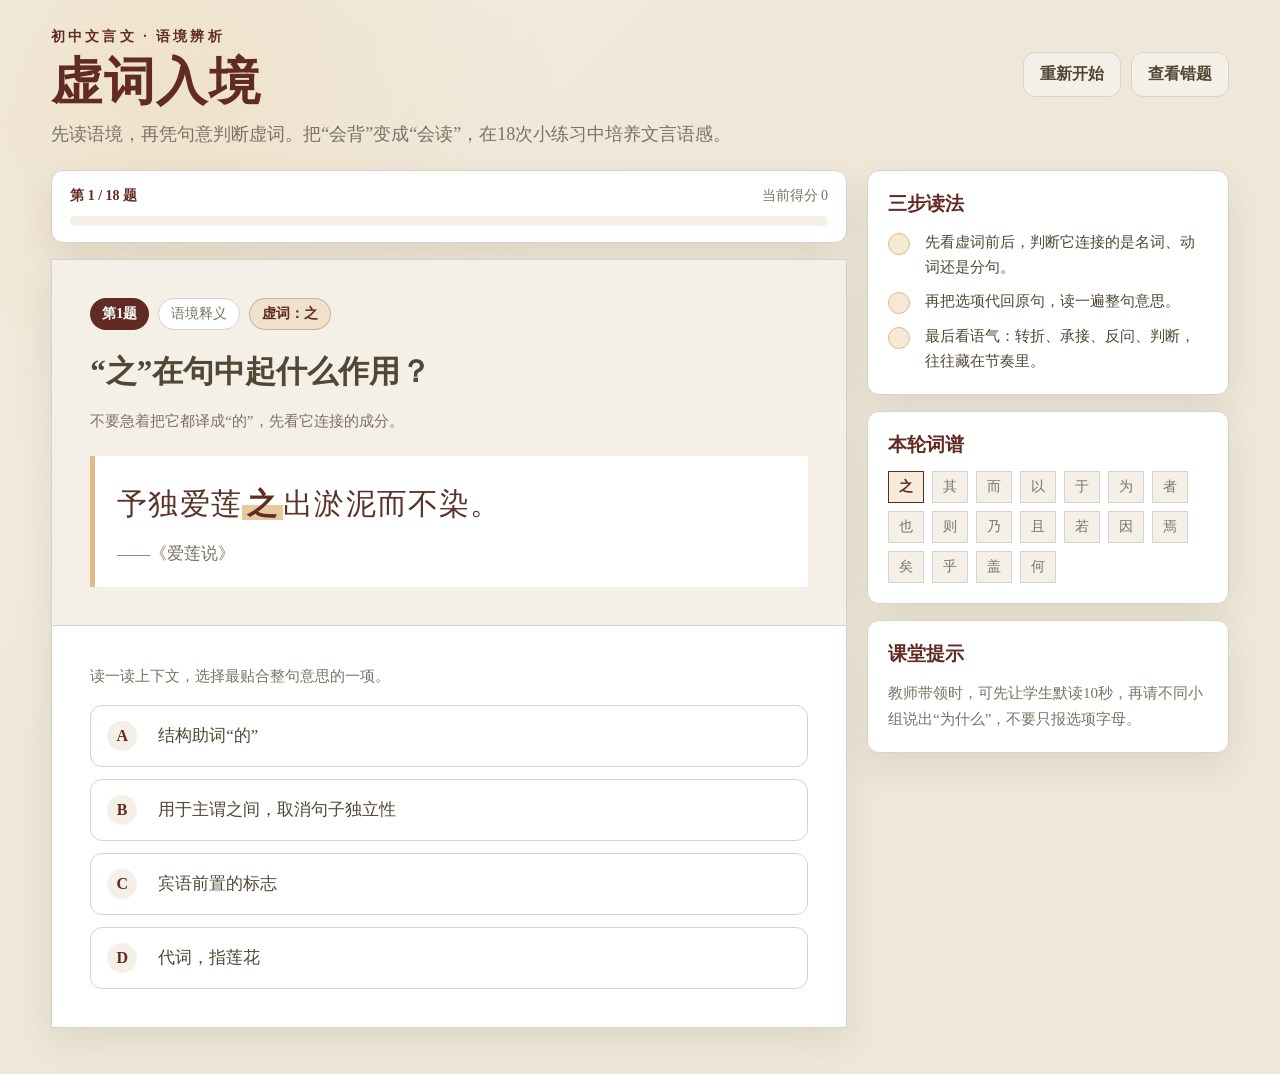
<file: 飞象老师校园版_files/saved_resource.html>
<!DOCTYPE html>
<!-- saved from url=(0012)about:srcdoc -->
<html lang="zh-CN" data-musk-theme="campus" data-musk-theme-mode="light"><head><meta http-equiv="Content-Type" content="text/html; charset=UTF-8"><style data-musk-editor-theme-style="true">
:root {
  --musk-foundation-color-green-25: #F8F9F7;
  --musk-foundation-color-green-50: #F4F3EE;
  --musk-foundation-color-green-100: #EFF4EE;
  --musk-foundation-color-green-125: #EBF2EB;
  --musk-foundation-color-green-150: #E1DCCC;
  --musk-foundation-color-green-175: #DEE3E8;
  --musk-foundation-color-green-250: #E3EDE3;
  --musk-foundation-color-green-300: #D3EAD0;
  --musk-foundation-color-green-325: #CBF2C7;
  --musk-foundation-color-green-350: #E8E4DC;
  --musk-foundation-color-green-400: #D4CBBA;
  --musk-foundation-color-green-450: #A5C9AC;
  --musk-foundation-color-green-500: #5E5D57;
  --musk-foundation-color-green-525: #5D5C56;
  --musk-foundation-color-green-550: #A9BEB0;
  --musk-foundation-color-green-650: #677872;
  --musk-foundation-color-green-675: #4C6154;
  --musk-foundation-color-green-700: #080701;
  --musk-foundation-color-green-725: #02543B;
  --musk-foundation-color-green-800: #004737;
  --musk-foundation-color-green-900: #102620;
  --musk-foundation-color-neutral-0: #FFFFFF;
  --musk-foundation-color-neutral-25: #FAFAFA;
  --musk-foundation-color-neutral-50: #F4F3EC;
  --musk-foundation-color-neutral-75: #F9F9F6;
  --musk-foundation-color-neutral-125: #EBE9DF;
  --musk-foundation-color-neutral-175: #E2DCCA;
  --musk-v3-foundation-color-neutral-210: #EEEFEA;
  --musk-foundation-color-neutral-225: #ECE9E0;
  --musk-foundation-color-neutral-300: #E8E4DC;
  --musk-foundation-color-neutral-325: #E8E8E8;
  --musk-foundation-color-neutral-350: #E6EAE9;
  --musk-foundation-color-neutral-375: #D2DCD3;
  --musk-foundation-color-neutral-400: #C9DACC;
  --musk-foundation-color-neutral-450: #C8C7C2;
  --musk-foundation-color-neutral-500: #A9B2AF;
  --musk-foundation-color-neutral-525: #8A8D92;
  --musk-foundation-color-neutral-550: #99988F;
  --musk-foundation-color-neutral-600: #819790;
  --musk-foundation-color-neutral-800: #283934;
  --musk-foundation-color-neutral-850: #283937;
  --musk-foundation-color-neutral-875: #413E39;
  --musk-foundation-color-neutral-950: #161D29;
  --musk-foundation-color-blue-gray-900: #2A3A41;
  --musk-foundation-color-yellow-50: #F8F0CD;
  --musk-foundation-color-yellow-500: #FFDF5E;
  --musk-foundation-color-yellow-800: #6B4B02;
  --musk-foundation-color-orange-500: #FF6421;
  --musk-foundation-color-orange-600: #FF8A5C;
  --musk-foundation-color-red-900: #433232;
  --musk-foundation-color-red-100: #F7DED1;
  --musk-foundation-color-red-200: #EDD6D2;
  --musk-foundation-color-red-300: #DEC8C7;
  --musk-foundation-color-red-350: #B1A9A8;
  --musk-foundation-color-red-450: #967E7E;
  --musk-foundation-color-red-700: #782734;
  --musk-foundation-alpha-danger-90: rgba(255, 63, 63, 0.90);
  --musk-foundation-alpha-danger-soft-40: rgba(255, 185, 155, 0.40);
  --musk-foundation-color-success-600: #A7DB9A;
  --musk-foundation-color-ppt-thumb-number-bg: #90A19B;
  --musk-foundation-color-ppt-thumb-highlight-border: #8FA099;
  --musk-foundation-color-app-preview-version-current-dot: #82CB82;
  --musk-foundation-color-app-preview-version-timeline-line: #C9D9CC;
  --musk-foundation-color-app-preview-status-not-deployed-bg: #E1EDE2;
  --musk-foundation-color-app-preview-status-deployed-bg: #D2F3CE;
  --musk-foundation-color-app-preview-status-deployed-text: #00A342;
  --musk-foundation-color-app-preview-status-pending-update-bg: #FFF2E3;
  --musk-foundation-color-app-preview-tab-bar-bg: #E0DBCC;
  --musk-foundation-color-app-preview-version-view-button-border: #DFE9DF;
  --musk-foundation-color-app-preview-version-description: #466253;
  --musk-v3-foundation-color-chat-artifact-create-card-bg: #E3F1E2;
  --musk-foundation-color-chat-user-memory-card-bg: #DCF5D9;
  --musk-foundation-color-chat-user-memory-card-header-text: #0A7117;
  --musk-foundation-color-chat-user-memory-card-action-hover-bg: #CBEAC7;
  --musk-foundation-color-chat-user-memory-card-primary-disabled-bg: #ABBAB5;
  --musk-foundation-color-chat-user-memory-card-summary-text: #526A62;
  --musk-v3-foundation-color-chat-user-fragment-icon-muted: #99ACA5;
  --musk-v3-foundation-color-chat-draft-file-card-pill-text: #87908D;
  --musk-v3-foundation-color-chat-draft-file-card-pill-icon: #141F1B;
  --musk-foundation-color-black: #000000;
  --musk-foundation-color-transparent: transparent;
  --musk-foundation-color-skeleton-user-bg: #EDE6D8;
  --musk-foundation-color-skeleton-assistant-bg: #F0ECE4;
  --musk-foundation-color-skeleton-input-bg: #E6EDEA;
  --musk-foundation-alpha-black-12: rgba(0, 0, 0, 0.10);
  --musk-foundation-alpha-black-24: rgba(0, 0, 0, 0.30);
  --musk-foundation-alpha-black-50: rgba(0, 0, 0, 0.50);
  --musk-foundation-alpha-white-60: rgba(255, 255, 255, 0.60);
  --musk-foundation-alpha-neutral-20: rgba(8, 7, 1, 0.20);
  --musk-v3-foundation-alpha-green-700-8: rgba(8, 7, 1, 0.08);
  --musk-foundation-alpha-neutral-400-20: rgba(201, 218, 204, 0.20);
  --musk-foundation-alpha-neutral-400-70: rgba(201, 218, 204, 0.70);
  --musk-foundation-gradient-mask-surface: linear-gradient(180deg, rgba(255, 255, 255, 0) 0%, #FFFFFF 36%);
  --musk-foundation-gradient-mask-ai: linear-gradient(180deg, rgba(244, 243, 238, 0) 0%, #F4F3EE 36%);
  --musk-foundation-gradient-mask-analysis: linear-gradient(179.99998deg, #E3F1E2 0%, rgba(227, 241, 226, 0.00) 100%);
  --musk-foundation-gradient-mask-diagnosis: linear-gradient(180deg, rgba(250, 244, 219, 0) 0%, #FAF4DB 36%);
  --musk-foundation-gradient-sidebar-item-hover-fade: linear-gradient(270deg, #E3EDE3 0%, rgba(227, 237, 227, 0.00) 100%);
  --musk-foundation-gradient-sidebar-item-active-fade: linear-gradient(270deg, #FFFFFF 0%, rgba(255, 255, 255, 0.00) 100%);
  --musk-foundation-shadow-card: 0 4px 12px rgba(8, 7, 1, 0.08);
  --musk-foundation-shadow-card-subtle: 0 4px 32px rgba(8, 7, 1, 0.08);
  --musk-foundation-shadow-popup: 0 4px 16px rgba(0, 0, 0, 0.10);
  --musk-foundation-shadow-sidebar-popover: 0 4px 16px rgba(0, 0, 0, 0.12);
  --musk-foundation-shadow-sidebar-action-menu: 0 4px 16px rgba(76, 97, 84, 0.12);
  --musk-v3-component-modal-text: initial;
  --musk-v3-component-modal-confirm-content-text: var(--musk-semantic-chat-text-strong);
  --musk-v3-component-chat-interaction-publish-input-count: var(--musk-semantic-chat-text-tertiary);
  --musk-v3-component-content-picker-body-bg: var(--musk-foundation-color-green-25);
  --musk-v3-component-content-picker-text-tertiary: var(--musk-semantic-chat-text-tertiary);
  --musk-v3-component-content-picker-secondary-hover-bg: var(--musk-semantic-chat-btn-secondary-hover-bg);
  --musk-v3-component-html-preview-secondary-hover-bg: var(--musk-chat-artifact-secondary-action-hover-bg);
  --musk-v3-component-html-preview-toolbar-secondary-action-hover-bg: var(--musk-chat-html-edit-tab-bg);
  --musk-v3-component-html-preview-toolbar-save-button-bg: var(--musk-semantic-chat-btn-primary-bg);
  --musk-v3-component-html-preview-toolbar-save-button-border: var(--musk-semantic-chat-preview-card-border);
  --musk-v3-component-html-preview-toolbar-save-button-text: var(--musk-semantic-chat-btn-primary-text);
  --musk-v3-component-html-preview-toolbar-save-button-hover-bg: var(--musk-semantic-chat-btn-primary-hover-bg);
  --musk-v3-component-html-preview-toolbar-save-button-disabled-bg: var(--musk-semantic-chat-btn-primary-disabled-bg);
  --musk-v3-component-optimize-dialog-input-bg: var(--musk-foundation-color-green-25);
  --musk-v3-component-optimize-dialog-input-border: var(--musk-semantic-chat-border-subtle);
  --musk-v3-component-optimize-dialog-placeholder: var(--musk-semantic-chat-text-tertiary);
  --musk-v3-component-ppt-optimize-overlay-bg: rgba(0, 0, 0, 0.30);
  --musk-v3-component-ppt-optimize-thumb-overlay-bg: rgba(201, 218, 204, 0.20);
  --musk-v3-component-ppt-optimize-thumb-spinner-color: #A5C9AC;
  --musk-v3-component-ppt-preview-bg: #F8F9F7;
  --musk-v3-component-ppt-play-button-bg: #D3EAD0;
  --musk-v3-component-ppt-play-button-border: #A5C9AC;
  --musk-v3-component-ppt-play-button-text: #080701;
  --musk-v3-component-ppt-thumb-sidebar-inner-border: #D4CBBA;
  --musk-v3-component-ppt-thumb-number-bg: #90A19B;
  --musk-v3-component-ppt-thumb-default-border-color: #D4CBBA;
  --musk-v3-component-ppt-thumb-highlight-border-color: #8FA099;
  --musk-v3-component-ppt-thumb-active-color: #080701;
  --musk-v3-component-ppt-optimize-button-bg: #EBE9DF;
  --musk-v3-component-ppt-optimize-button-border: #080701;
  --musk-v3-component-ppt-optimize-button-text: #2A3A41;
  --musk-v3-component-ppt-optimize-button-hover-bg: #EBE9DF;
  --musk-chat-dislike-reason-title: var(--musk-semantic-chat-text-primary);
  --musk-chat-dislike-reason-close-icon-fill: var(--musk-semantic-chat-icon-secondary);
  --musk-chat-dislike-reason-border: var(--musk-semantic-chat-border-subtle);
  --musk-chat-dislike-reason-option-border: var(--musk-semantic-chat-border-subtle);
  --musk-chat-dislike-reason-option-text: var(--musk-semantic-chat-text-secondary);
  --musk-chat-dislike-reason-option-bg: var(--musk-foundation-color-neutral-225);
  --musk-chat-dislike-reason-option-selected-text: var(--musk-foundation-color-blue-gray-950);
  --musk-chat-dislike-reason-input-bg: var(--musk-semantic-chat-surface-subtle-bg);
  --musk-chat-dislike-reason-input-text: var(--musk-semantic-chat-text-primary);
  --musk-chat-dislike-reason-input-placeholder: var(--musk-semantic-chat-text-disabled-strong);
  --musk-chat-dislike-reason-scrollbar-thumb: var(--musk-semantic-chat-divider-default);
  --musk-chat-dislike-reason-submit-bg: var(--musk-semantic-chat-btn-primary-bg);
  --musk-chat-dislike-reason-submit-hover-bg: var(--musk-semantic-chat-btn-primary-hover-bg);
  --musk-chat-dislike-reason-submit-active-bg: var(--musk-semantic-chat-btn-primary-active-bg);
  --musk-chat-dislike-reason-submit-disabled-bg: var(--musk-semantic-chat-btn-primary-disabled-bg);
  --musk-chat-dislike-reason-submit-text: var(--musk-semantic-chat-btn-primary-text);
  --musk-chat-like-dislike-normal-icon: var(--musk-semantic-chat-text-secondary);
  --musk-chat-like-dislike-active-icon: var(--musk-semantic-chat-brand-solid);
  --musk-chat-like-dislike-active-mark: var(--musk-semantic-chat-brand-solid);
  --musk-chat-like-dislike-divider: var(--musk-semantic-chat-divider-default);
  --musk-chat-standard-reading-card-bg: var(--musk-semantic-chat-reading-bg);
  --musk-chat-standard-reading-card-text: var(--musk-chat-analysis-title);
  --musk-chat-standard-reading-card-tag-bg: var(--musk-semantic-chat-surface-bg);
  --musk-chat-standard-reading-card-tag-text: var(--musk-chat-analysis-title);
  --musk-chat-standard-reading-card-tag-icon-accent: var(--musk-foundation-color-blue-300);
  --musk-chat-standard-reading-card-tag-icon-contrast: var(--musk-foundation-color-neutral-0);
  --musk-chat-standard-reading-card-line: var(--musk-semantic-chat-reading-line);
  --musk-chat-standard-reading-card-item-icon-bg: var(--musk-foundation-color-blue-300);
  --musk-chat-standard-reading-card-item-icon-mark: var(--musk-foundation-color-neutral-0);
  --musk-chat-standard-reading-card-mask: var(--musk-semantic-chat-reading-mask);
  --musk-chat-standard-reading-card-expand-text: var(--musk-chat-analysis-title);
  --musk-chat-standard-reading-card-expand-icon: var(--musk-chat-analysis-title);
  --musk-chat-task-bg: var(--musk-foundation-color-neutral-0);
  --musk-chat-task-line: var(--musk-semantic-chat-task-line);
  --musk-chat-task-muted-text: var(--musk-semantic-chat-task-muted-text);
  --musk-chat-task-text: var(--musk-semantic-chat-text-primary);
  --musk-semantic-chat-diagnosis-bg: var(--musk-foundation-color-yellow-50);
  --musk-semantic-chat-diagnosis-accent: var(--musk-foundation-color-yellow-800);
  --musk-semantic-chat-diagnosis-mask: var(--musk-foundation-gradient-mask-diagnosis);
  --musk-chat-diagnosis-mask: var(--musk-semantic-chat-diagnosis-mask);
  --musk-v3-component-chat-detection-card-border: transparent;
  --musk-v3-component-chat-detection-card-border-width: 0px;
  --musk-v3-component-chat-detection-card-radius: var(--musk-chat-message-card-radius);
  --musk-v3-component-chat-detection-card-tag-shadow-color: transparent;
  --musk-v3-component-chat-detection-card-tag-icon-accent: var(--musk-foundation-color-yellow-800);
  --musk-v3-component-chat-detection-card-tag-icon-contrast: var(--musk-foundation-color-yellow-500);
  --musk-v3-component-chat-detection-card-result-text: var(--musk-semantic-chat-text-primary);
  --musk-v3-component-chat-detection-card-line: var(--musk-semantic-chat-text-primary);
  --musk-v3-component-chat-detection-card-status-icon-bg: var(--musk-foundation-color-neutral-850);
  --musk-v3-component-chat-detection-card-status-icon-mark: var(--musk-foundation-color-neutral-850);
  --musk-v3-component-chat-detection-card-data-icon: var(--musk-foundation-color-neutral-800);
  --musk-v3-component-chat-sidebar-waiting-icon-bg: var(--musk-semantic-chat-btn-danger-bg);
  --musk-v3-component-chat-sidebar-waiting-blink-bg: var(--musk-foundation-alpha-danger-soft-40);
  --musk-chat-analysis-bg: var(--musk-semantic-chat-analysis-bg);
  --musk-chat-analysis-border: transparent;
  --musk-chat-analysis-tag-bg: var(--musk-semantic-chat-analysis-tag-bg);
  --musk-chat-analysis-tag-text: var(--musk-semantic-chat-analysis-accent);
  --musk-chat-analysis-tag-icon-accent: var(--musk-foundation-color-success-600);
  --musk-chat-analysis-tag-shadow: transparent;
  --musk-chat-analysis-accent: var(--musk-semantic-chat-analysis-accent);
  --musk-chat-analysis-line: var(--musk-semantic-chat-analysis-line);
  --musk-chat-analysis-title: var(--musk-semantic-chat-analysis-title);
  --musk-chat-analysis-mask: var(--musk-semantic-chat-analysis-mask);
  --musk-v3-component-chat-app-preview-loading-track-bg: var(--musk-foundation-color-green-250);
  --musk-v3-component-chat-app-preview-loading-fill-bg: var(--musk-foundation-color-green-725);
  --musk-v3-component-chat-app-preview-loading-text: var(--musk-foundation-color-neutral-600);
  --musk-v3-component-chat-app-preview-toolbar-bg: var(--musk-foundation-color-app-preview-tab-bar-bg);
  --musk-v3-component-chat-app-preview-tab-border: var(--musk-foundation-color-transparent);
  --musk-v3-component-chat-app-preview-tab-text: var(--musk-foundation-color-green-700);
  --musk-v3-component-chat-app-preview-tab-hover-bg: var(--musk-foundation-color-transparent);
  --musk-v3-component-chat-app-preview-deploy-button-border: var(--musk-foundation-color-green-400);
  --musk-v3-component-chat-app-preview-version-title: var(--musk-foundation-color-neutral-800);
  --musk-v3-component-chat-app-preview-version-description: var(--musk-foundation-color-app-preview-version-description);
  --musk-v3-component-chat-app-preview-version-hover-bg: var(--musk-foundation-color-green-25);
  --musk-v3-component-chat-app-preview-version-current-dot-fill: var(--musk-foundation-color-app-preview-version-current-dot);
  --musk-v3-component-chat-app-preview-version-current-dot-border: var(--musk-foundation-alpha-black-24);
  --musk-v3-component-chat-app-preview-version-default-dot-border: var(--musk-foundation-alpha-black-24);
  --musk-v3-component-chat-app-preview-version-timeline-line: var(--musk-foundation-color-app-preview-version-timeline-line);
  --musk-v3-component-chat-app-preview-version-deploy-tag-bg: var(--musk-foundation-color-app-preview-status-not-deployed-bg);
  --musk-v3-component-chat-app-preview-version-deploy-tag-text: var(--musk-foundation-color-green-725);
  --musk-v3-component-chat-app-preview-version-view-button-text: var(--musk-foundation-color-black);
  --musk-v3-component-chat-app-preview-version-view-button-border: var(--musk-foundation-color-app-preview-version-view-button-border);
  --musk-v3-component-chat-app-preview-version-view-button-hover-bg: var(--musk-foundation-color-green-125);
  --musk-v3-component-chat-app-preview-deploy-input-border: var(--musk-chat-modal-border);
  --musk-v3-component-chat-app-preview-deploy-control-text: var(--musk-chat-modal-title);
  --musk-v3-component-chat-app-preview-deploy-option-hover-bg: var(--musk-chat-modal-input-bg);
  --musk-v3-component-chat-app-preview-deploy-option-selected-bg: var(--musk-chat-modal-input-bg);
  --musk-v3-component-chat-app-preview-deploy-description-text: var(--musk-foundation-color-green-500);
  --musk-v3-component-chat-app-preview-deploy-time-text: var(--musk-chat-modal-text);
  --musk-v3-component-chat-app-preview-deploy-domain-bg: var(--musk-chat-modal-input-bg);
  --musk-v3-component-chat-app-preview-deploy-domain-icon: var(--musk-chat-modal-text);
  --musk-v3-component-chat-app-preview-deploy-domain-text: var(--musk-chat-modal-text);
  --musk-v3-component-chat-app-preview-deploy-status-not-deployed-bg: var(--musk-foundation-color-app-preview-status-not-deployed-bg);
  --musk-v3-component-chat-app-preview-deploy-status-not-deployed-text: var(--musk-foundation-color-neutral-600);
  --musk-v3-component-chat-app-preview-deploy-status-deployed-bg: var(--musk-foundation-color-app-preview-status-deployed-bg);
  --musk-v3-component-chat-app-preview-deploy-status-deployed-text: var(--musk-foundation-color-app-preview-status-deployed-text);
  --musk-v3-component-chat-app-preview-deploy-status-pending-update-bg: var(--musk-foundation-color-app-preview-status-pending-update-bg);
  --musk-v3-component-chat-app-preview-deploy-status-pending-update-text: var(--musk-foundation-color-orange-500);
  --musk-v3-component-chat-user-memory-card-bg: var(--musk-foundation-color-chat-user-memory-card-bg);
  --musk-v3-component-chat-user-memory-card-text: var(--musk-foundation-color-neutral-800);
  --musk-v3-component-chat-user-memory-card-header-bg: var(--musk-foundation-color-neutral-0);
  --musk-v3-component-chat-user-memory-card-header-text: var(--musk-foundation-color-chat-user-memory-card-header-text);
  --musk-v3-component-chat-user-memory-card-action-hover-bg: var(--musk-foundation-color-chat-user-memory-card-action-hover-bg);
  --musk-v3-component-chat-user-memory-card-primary-action-bg: var(--musk-foundation-color-green-725);
  --musk-v3-component-chat-user-memory-card-primary-action-disabled-bg: var(--musk-foundation-color-chat-user-memory-card-primary-disabled-bg);
  --musk-v3-component-chat-user-memory-card-primary-action-text: var(--musk-foundation-color-neutral-0);
  --musk-v3-component-chat-user-memory-card-action-divider: var(--musk-foundation-alpha-black-12);
  --musk-v3-component-chat-user-memory-card-summary-text: var(--musk-foundation-color-chat-user-memory-card-summary-text);
  --musk-v3-component-chat-user-memory-card-editor-caret: var(--musk-foundation-color-green-725);
  --musk-v3-component-chat-user-memory-card-editor-count: var(--musk-foundation-color-chat-user-memory-card-primary-disabled-bg);
  --musk-v3-component-ppt-onboarding-card-bg: var(--musk-chat-action-tooltip-bg);
  --musk-v3-component-ppt-onboarding-card-shadow-color: transparent;
  --musk-v3-component-ppt-onboarding-title: #C8C7C2;
  --musk-v3-component-ppt-onboarding-description: var(--musk-foundation-color-neutral-0);
  --musk-v3-component-ppt-onboarding-step: #C8C7C2;
  --musk-v3-component-ppt-onboarding-preview-bg: #F8F8F8;
  --musk-v3-component-ppt-onboarding-button-bg: #F4F3EE;
  --musk-v3-component-ppt-onboarding-button-hover-bg: #F4F3EE;
  --musk-v3-component-ppt-onboarding-button-text: #080701;
  --musk-v3-component-ppt-onboarding-badge-bg: #FF6421;
  --musk-v3-component-checkbox-checked-mark: var(--musk-semantic-chat-brand-solid);
  --musk-chat-skeleton-canvas-bg: var(--musk-foundation-color-green-50);
  --musk-chat-skeleton-user-bg: var(--musk-foundation-color-skeleton-user-bg);
  --musk-chat-skeleton-assistant-bg: var(--musk-foundation-color-skeleton-assistant-bg);
  --musk-chat-skeleton-input-bg: var(--musk-foundation-color-skeleton-input-bg);
  --musk-chat-message-user-bg: var(--musk-foundation-color-green-650);
  --musk-semantic-chat-canvas-bg: var(--musk-foundation-color-green-50);
  --musk-semantic-chat-panel-bg: var(--musk-foundation-color-neutral-225);
  --musk-semantic-chat-surface-subtle-bg: var(--musk-foundation-color-neutral-75);
  --musk-semantic-chat-surface-selected-bg: var(--musk-foundation-color-neutral-225);
  --musk-chat-modal-input-bg: var(--musk-foundation-color-neutral-75);
  --musk-chat-action-border: var(--musk-foundation-color-neutral-225);
  --musk-chat-action-hover-bg: var(--musk-foundation-color-neutral-125);
  --musk-chat-action-tooltip-bg: var(--musk-foundation-color-green-700);
  --musk-chat-action-tooltip-highlight: var(--musk-foundation-color-transparent);
  --musk-chat-action-text: var(--musk-foundation-color-green-500);
  --musk-chat-ai-tips-color: var(--musk-foundation-color-green-350);
  --musk-semantic-chat-surface-hover-bg: var(--musk-foundation-color-green-50);
  --musk-semantic-chat-surface-disabled-bg: var(--musk-foundation-color-neutral-450);
  --musk-semantic-chat-skeleton-assistant-bg: var(--musk-foundation-color-skeleton-assistant-bg);
  --musk-semantic-chat-skeleton-input-bg: var(--musk-foundation-color-skeleton-input-bg);
  --musk-semantic-chat-border-subtle: var(--musk-foundation-color-neutral-225);
  --musk-semantic-chat-divider-default: var(--musk-foundation-color-green-400);
  --musk-semantic-chat-text-primary: #2A3A41;
  --musk-semantic-chat-text-strong: var(--musk-foundation-color-green-700);
  --musk-semantic-chat-text-secondary: var(--musk-foundation-color-green-500);
  --musk-semantic-chat-text-tertiary: var(--musk-foundation-color-green-500);
  --musk-semantic-chat-text-disabled: #C8C7C2;
  --musk-semantic-chat-artifact-disabled-text: var(--musk-foundation-color-neutral-450);
  --musk-semantic-chat-btn-secondary-disabled-border: var(--musk-foundation-color-neutral-300);
  --musk-semantic-chat-icon-default: var(--musk-semantic-chat-text-primary);
  --musk-semantic-chat-icon-secondary: var(--musk-semantic-chat-text-secondary);
  --musk-semantic-chat-icon-disabled: var(--musk-semantic-chat-text-disabled);
  --musk-semantic-chat-icon-inverse: var(--musk-foundation-color-neutral-0);
  --musk-semantic-chat-brand-solid: #080701;
  --musk-semantic-chat-brand-soft-bg: var(--musk-foundation-color-neutral-225);
  --musk-semantic-chat-interaction-hover-bg: #E2DCCA;
  --musk-semantic-chat-interaction-active-bg: var(--musk-foundation-color-neutral-225);
  --musk-semantic-chat-editor-panel-border: var(--musk-foundation-color-green-400);
  --musk-semantic-chat-editor-control-text: var(--musk-foundation-color-green-700);
  --musk-semantic-chat-editor-panel-text: var(--musk-foundation-color-green-700);
  --musk-semantic-chat-editor-control-hover-bg: var(--musk-foundation-color-green-50);
  --musk-semantic-chat-editor-control-active-bg: var(--musk-foundation-color-neutral-225);
  --musk-semantic-chat-editor-tooltip-bg: var(--musk-foundation-color-blue-gray-900);
  --musk-semantic-chat-editor-primary-bg: var(--musk-foundation-color-green-700);
  --musk-semantic-chat-editor-primary-weak-bg: var(--musk-foundation-color-green-700);
  --musk-semantic-chat-editor-primary-disabled-bg: var(--musk-foundation-color-neutral-450);
  --musk-semantic-chat-editor-ai-icon-bg: var(--musk-foundation-color-green-150);
  --musk-semantic-chat-editor-ai-icon-fg: var(--musk-foundation-color-blue-gray-900);
  --musk-semantic-chat-editor-text-hover-bg: var(--musk-semantic-chat-surface-selected-bg);
  --musk-semantic-chat-editor-text-hover-border: var(--musk-semantic-chat-brand-solid);
  --musk-semantic-chat-editor-text-active-border: var(--musk-semantic-chat-brand-solid);
  --musk-semantic-chat-editor-element-hover-bg: var(--musk-semantic-chat-surface-hover-bg);
  --musk-semantic-chat-editor-element-hover-border: var(--musk-semantic-chat-editor-panel-border);
  --musk-semantic-chat-editor-element-active-bg: var(--musk-semantic-chat-surface-selected-bg);
  --musk-semantic-chat-editor-element-active-border: var(--musk-semantic-chat-brand-solid);
  --musk-chat-editor-panel-border: #D4CBBA;
  --musk-chat-editor-control-text: #080701;
  --musk-chat-editor-panel-text: #080701;
  --musk-chat-editor-control-hover-bg: #F4F3EE;
  --musk-chat-editor-control-active-bg: #ECE9E0;
  --musk-chat-editor-tooltip-bg: #2A3A41;
  --musk-chat-editor-primary-bg: #080701;
  --musk-chat-editor-primary-weak-bg: #080701;
  --musk-chat-editor-primary-disabled-bg: #C8C7C2;
  --musk-chat-editor-ai-icon-bg: #E1DCCC;
  --musk-chat-editor-ai-icon-fg: #2A3A41;
  --musk-chat-editor-text-hover-bg: #ECE9E0;
  --musk-chat-editor-text-hover-border: #080701;
  --musk-chat-editor-text-active-border: #080701;
  --musk-chat-editor-element-hover-bg: #F4F3EE;
  --musk-chat-editor-element-hover-border: #D4CBBA;
  --musk-chat-editor-element-active-bg: #ECE9E0;
  --musk-chat-editor-element-active-border: #080701;
  --musk-v3-component-editor-toolbar-bg: #FFFFFF;
  --musk-v3-component-editor-toolbar-border: #D4CBBA;
  --musk-v3-component-editor-toolbar-shadow: 0px 2px 16px 0px rgba(77, 81, 77, 0.06);
  --musk-v3-component-editor-ai-toolbar-bg: #F5F6F7;
  --musk-v3-component-editor-ai-toolbar-border: transparent;
  --musk-v3-component-editor-ai-toolbar-shadow: 0 4px 16px rgba(0, 0, 0, 0.08), 0 1px 4px rgba(0, 0, 0, 0.04);
  --musk-v3-component-editor-toolbar-control-bg: transparent;
  --musk-v3-component-editor-toolbar-control-hover-bg: #F4F3EE;
  --musk-v3-component-editor-toolbar-control-active-bg: #ECE9E0;
  --musk-v3-component-editor-toolbar-control-text: #080701;
  --musk-v3-component-editor-toolbar-ai-icon-bg: #E1DCCC;
  --musk-v3-component-editor-toolbar-ai-icon-fg: #2A3A41;
  --musk-v3-component-editor-selection-border: #080701;
  --musk-v3-component-editor-toolbar-panel-text: #080701;
  --musk-v3-component-editor-toolbar-placeholder: #C8C7C2;
  --musk-v3-component-editor-toolbar-primary-bg: #080701;
  --musk-v3-component-editor-toolbar-primary-hover-bg: #080701;
  --musk-v3-component-editor-toolbar-primary-disabled-bg: #C8C7C2;
  --musk-v3-component-editor-toolbar-primary-text: #FFFFFF;
  --musk-v3-component-editor-toolbar-replace-disabled-text: #C8C7C2;
  --musk-v3-component-editor-toolbar-replace-disabled-opacity: 0.4;
  --musk-v3-component-editor-result-card-bg: #FFFFFF;
  --musk-v3-component-editor-result-card-border: #D4CBBA;
  --musk-v3-component-editor-result-card-text: #080701;
  --musk-v3-component-editor-result-card-divider: #F2F3F5;
  --musk-v3-component-editor-result-card-action-text: #080701;
  --musk-v3-component-editor-result-card-action-hover-bg: #F4F3EE;
  --musk-v3-component-editor-result-card-action-bg: #FFFFFF;
  --musk-v3-component-editor-result-card-action-border: #E8E8E8;
  --musk-v3-component-editor-result-card-action-primary-bg: #080701;
  --musk-v3-component-editor-result-card-action-primary-hover-bg: #080701;
  --musk-v3-component-editor-result-card-action-primary-text: #FFFFFF;
  --musk-semantic-chat-overlay-mask: var(--musk-foundation-alpha-black-24);
  --musk-semantic-chat-user-bg: var(--musk-foundation-color-green-500);
  --musk-semantic-chat-ai-text-bg: var(--musk-foundation-color-neutral-225);
  --musk-semantic-chat-ai-text: var(--musk-foundation-color-green-700);
  --musk-chat-ai-text-card-bg: var(--musk-foundation-color-neutral-225);
  --musk-chat-ai-text-card-link: var(--musk-foundation-color-blue-300);
  --musk-v3-component-chat-ai-markdown-link-color: var(--musk-foundation-color-blue-300);
  --musk-v3-component-chat-ai-markdown-link-hover-color: var(--musk-foundation-color-blue-300);
  --musk-v3-component-chat-ai-markdown-table-border: var(--musk-foundation-color-green-400);
  --musk-v3-component-chat-ai-markdown-table-header-bg: var(--musk-foundation-color-green-150);
  --musk-v3-component-chat-ai-markdown-table-row-bg: var(--musk-foundation-color-green-50);
  --musk-v3-component-chat-ai-markdown-table-header-text: var(--musk-foundation-color-green-700);
  --musk-v3-component-chat-ai-markdown-table-text: var(--musk-foundation-color-green-700);
  --musk-chat-ai-table-border: var(--musk-foundation-color-green-400);
  --musk-chat-ai-table-header-bg: var(--musk-foundation-color-green-150);
  --musk-chat-ai-table-row-bg: var(--musk-foundation-color-green-50);
  --musk-chat-ai-table-header-text: var(--musk-foundation-color-green-700);
  --musk-chat-ai-table-text: var(--musk-foundation-color-green-700);
  --musk-semantic-chat-ai-table-header-bg: var(--musk-foundation-color-green-150);
  --musk-semantic-chat-ai-table-row-bg: var(--musk-foundation-color-green-50);
  --musk-semantic-chat-resource-hover-bg: var(--musk-foundation-color-neutral-0);
  --musk-semantic-chat-resource-border: var(--musk-foundation-color-green-400);
  --musk-semantic-chat-resource-title: var(--musk-foundation-color-green-700);
  --musk-semantic-chat-resource-action-bg: var(--musk-foundation-color-green-50);
  --musk-semantic-chat-resource-action-hover-bg: var(--musk-foundation-color-green-50);
  --musk-semantic-chat-resource-action-text: var(--musk-foundation-color-green-700);
  --musk-semantic-chat-resource-action-disabled-text: var(--musk-foundation-alpha-neutral-20);
  --musk-semantic-chat-resource-ghost-action-hover-bg: var(--musk-foundation-color-neutral-75);
  --musk-semantic-chat-resource-ghost-action-text: var(--musk-foundation-color-green-700);
  --musk-semantic-chat-resource-ghost-action-disabled-text: var(--musk-foundation-alpha-neutral-20);
  --musk-chat-resource-delivery-card-bg: var(--musk-semantic-chat-resource-bg);
  --musk-chat-resource-delivery-card-border: var(--musk-semantic-chat-resource-border);
  --musk-chat-resource-delivery-card-text: var(--musk-semantic-chat-resource-title);
  --musk-chat-resource-delivery-card-secondary-action-bg: var(--musk-semantic-chat-resource-action-bg);
  --musk-chat-resource-delivery-card-secondary-action-hover-bg: var(--musk-semantic-chat-resource-action-hover-bg);
  --musk-chat-resource-delivery-card-secondary-action-border: var(--musk-semantic-chat-resource-border);
  --musk-chat-resource-delivery-card-secondary-action-text: var(--musk-semantic-chat-resource-action-text);
  --musk-chat-resource-delivery-card-primary-action-bg: var(--musk-semantic-chat-brand-solid);
  --musk-chat-resource-delivery-card-primary-action-hover-bg: var(--musk-semantic-chat-brand-hover);
  --musk-chat-resource-delivery-card-primary-action-text: var(--musk-semantic-chat-text-inverse);
  --musk-chat-resource-delivery-card-view-icon: var(--musk-semantic-chat-resource-action-text);
  --musk-chat-resource-delivery-card-download-icon: var(--musk-semantic-chat-text-inverse);
  --musk-semantic-chat-file-item-bg: var(--musk-foundation-color-neutral-75);
  --musk-semantic-chat-file-bg: var(--musk-foundation-color-neutral-0);
  --musk-semantic-chat-file-sunken-bg: var(--musk-foundation-color-green-50);
  --musk-semantic-chat-file-border: var(--musk-foundation-color-neutral-300);
  --musk-semantic-chat-file-selected-border: var(--musk-foundation-color-green-700);
  --musk-semantic-chat-file-title: var(--musk-foundation-color-green-700);
  --musk-chat-artifact-file-card-bg: var(--musk-semantic-chat-file-bg);
  --musk-chat-artifact-file-card-border: var(--musk-foundation-color-transparent);
  --musk-chat-artifact-file-card-border-width: 0px;
  --musk-chat-artifact-file-card-radius: var(--musk-semantic-chat-radius-md);
  --musk-chat-artifact-file-card-mobile-border-width: 0px;
  --musk-chat-artifact-file-card-mobile-radius: 0.14rem;
  --musk-chat-artifact-file-card-text: var(--musk-semantic-chat-text-primary);
  --musk-chat-artifact-file-card-divider: var(--musk-semantic-chat-artifact-divider);
  --musk-chat-artifact-file-card-icon-primary: var(--musk-foundation-color-neutral-850);
  --musk-chat-artifact-file-card-icon-contrast: var(--musk-foundation-color-green-250);
  --musk-chat-artifact-file-card-expand-text: var(--musk-semantic-chat-text-primary);
  --musk-chat-artifact-file-card-expand-icon: var(--musk-foundation-color-neutral-850);
  --musk-chat-artifact-publish-border: var(--musk-semantic-chat-artifact-publish-border);
  --musk-chat-network-search-card-bg: var(--musk-semantic-chat-info-bg);
  --musk-chat-network-search-card-tag-bg: var(--musk-semantic-chat-surface-bg);
  --musk-chat-network-search-card-text: var(--musk-semantic-chat-info-text-strong);
  --musk-chat-network-search-card-line: var(--musk-semantic-chat-info-line);
  --musk-chat-network-search-card-pill-bg: var(--musk-semantic-chat-info-pill-bg);
  --musk-chat-network-search-card-pill-hover-bg: rgba(0, 0, 0, 0.06);
  --musk-chat-network-search-card-tag-icon-bg: var(--musk-foundation-color-neutral-0);
  --musk-chat-network-search-card-tag-icon-accent: var(--musk-foundation-color-purple-800);
  --musk-chat-network-search-card-complete-icon-bg: var(--musk-foundation-color-purple-300);
  --musk-chat-network-search-card-complete-icon-mark: var(--musk-foundation-color-neutral-0);
  --musk-chat-network-search-card-link-icon: var(--musk-foundation-color-purple-900);
  --musk-chat-network-search-card-mask: var(--musk-semantic-chat-info-mask);
  --musk-semantic-chat-ask-bg: #F8EBE4;
  --musk-semantic-chat-ask-text-secondary: var(--musk-foundation-color-red-900);
  --musk-chat-ask-bg: var(--musk-semantic-chat-ask-bg);
  --musk-chat-ask-text: var(--musk-foundation-color-red-900);
  --musk-chat-ask-text-secondary: var(--musk-semantic-chat-ask-text-secondary);
  --musk-chat-ask-text-tertiary: var(--musk-foundation-color-red-450);
  --musk-chat-ask-accent: var(--musk-foundation-color-red-700);
  --musk-chat-ask-accent-hover: var(--musk-foundation-color-red-700);
  --musk-chat-ask-tag-bg: var(--musk-foundation-color-neutral-0);
  --musk-chat-ask-tag-icon-accent: var(--musk-foundation-color-red-700);
  --musk-chat-ask-tag-icon-contrast: #FFD4C3;
  --musk-chat-ask-input-bg: var(--musk-foundation-alpha-white-60);
  --musk-chat-ask-input-active-bg: var(--musk-foundation-color-neutral-0);
  --musk-chat-ask-placeholder: var(--musk-foundation-color-red-350);
  --musk-chat-ask-custom-input-placeholder: var(--musk-chat-ask-placeholder);
  --musk-chat-ask-option-hover-border: var(--musk-foundation-color-red-200);
  --musk-chat-ask-choice-unselected-color: var(--musk-chat-ask-option-hover-border);
  --musk-chat-ask-choice-unselected-opacity: 1;
  --musk-chat-ask-custom-icon-color: var(--musk-chat-ask-text);
  --musk-chat-ask-weak-control-bg: var(--musk-foundation-color-red-100);
  --musk-chat-ask-disabled-control-bg: var(--musk-foundation-color-red-300);
  --musk-chat-ask-border: transparent;
  --musk-chat-ask-radius: var(--musk-semantic-chat-radius-md);
  --musk-chat-ask-tag-icon-size: 16px;
  --musk-semantic-chat-analysis-bg: #E3F1E2;
  --musk-semantic-chat-analysis-tag-bg: var(--musk-foundation-color-green-300);
  --musk-semantic-chat-analysis-accent: var(--musk-foundation-color-green-700);
  --musk-semantic-chat-process-tag-border: var(--musk-foundation-color-neutral-225);
  --musk-semantic-chat-process-text: var(--musk-foundation-color-blue-gray-900);
  --musk-chat-process-delivery-card-bg: var(--musk-semantic-chat-process-bg);
  --musk-chat-process-delivery-card-text: var(--musk-semantic-chat-process-text);
  --musk-chat-process-delivery-card-link: var(--musk-foundation-color-blue-300);
  --musk-chat-process-delivery-card-table-border: var(--musk-foundation-color-green-400);
  --musk-chat-process-delivery-card-table-header-bg: var(--musk-foundation-color-green-150);
  --musk-chat-process-delivery-card-table-row-bg: var(--musk-foundation-color-green-50);
  --musk-chat-process-delivery-card-table-header-text: var(--musk-foundation-color-green-700);
  --musk-chat-process-delivery-card-table-text: var(--musk-foundation-color-green-700);
  --musk-chat-process-delivery-card-mask: var(--musk-semantic-chat-process-mask);
  --musk-semantic-chat-task-muted-text: var(--musk-foundation-color-neutral-550);
  --musk-semantic-chat-artifact-create-bg: var(--musk-v3-foundation-color-chat-artifact-create-card-bg);
  --musk-semantic-chat-artifact-divider: var(--musk-foundation-color-neutral-225);
  --musk-semantic-chat-artifact-primary-action-bg: var(--musk-foundation-color-green-700);
  --musk-semantic-chat-artifact-secondary-action-bg: transparent;
  --musk-semantic-chat-artifact-secondary-action-border: #D4CBBA;
  --musk-semantic-chat-artifact-secondary-action-hover-bg: #ECE9E0;
  --musk-semantic-chat-artifact-publish-border: var(--musk-foundation-color-transparent);
  --musk-chat-artifact-secondary-action-bg: transparent;
  --musk-chat-artifact-secondary-action-border: #D4CBBA;
  --musk-chat-artifact-secondary-action-hover-bg: #ECE9E0;
  --musk-v3-component-chat-user-fragment-bg: var(--musk-semantic-chat-user-fragment-bg);
  --musk-v3-component-chat-user-fragment-icon-contrast: var(--musk-foundation-color-neutral-0);
  --musk-v3-component-chat-user-fragment-icon-muted: var(--musk-v3-foundation-color-chat-user-fragment-icon-muted);
  --musk-v3-component-chat-user-fragment-border-width: 1px;
  --musk-v3-component-chat-user-fragment-radius: 6px;
  --musk-v3-component-chat-draft-file-card-pill-bg: var(--musk-foundation-color-neutral-0);
  --musk-v3-component-chat-draft-file-card-pill-border: var(--musk-foundation-color-transparent);
  --musk-v3-component-chat-draft-file-card-pill-border-width: 0px;
  --musk-v3-component-chat-draft-file-card-pill-text: var(--musk-v3-foundation-color-chat-draft-file-card-pill-text);
  --musk-v3-component-chat-draft-file-card-pill-icon: var(--musk-v3-foundation-color-chat-draft-file-card-pill-icon);
  --musk-v3-component-chat-artifact-create-card-bg: var(--musk-semantic-chat-artifact-create-bg);
  --musk-v3-component-chat-artifact-create-card-border: var(--musk-foundation-color-transparent);
  --musk-v3-component-chat-artifact-create-card-text: var(--musk-semantic-chat-text-primary);
  --musk-v3-component-chat-artifact-create-card-tag-bg: var(--musk-semantic-chat-artifact-create-tag-bg);
  --musk-v3-component-chat-artifact-create-card-tag-icon-color: var(--musk-foundation-color-success-600);
  --musk-v3-component-chat-artifact-create-card-tag-shadow-color: var(--musk-v3-foundation-alpha-green-700-8);
  --musk-v3-component-chat-artifact-create-card-item-icon-bg: var(--musk-foundation-color-success-600);
  --musk-v3-component-chat-artifact-create-card-item-icon-mark: var(--musk-foundation-color-neutral-0);
  --musk-v3-component-chat-artifact-create-card-line: var(--musk-semantic-chat-analysis-line);
  --musk-v3-component-chat-artifact-create-card-collapse-bg: var(--musk-foundation-color-transparent);
  --musk-v3-component-chat-artifact-create-card-collapse-text: var(--musk-semantic-chat-text-primary);
  --musk-v3-component-chat-artifact-create-card-collapse-icon: var(--musk-semantic-chat-icon-default);
  --musk-chat-publish-artifact-card-bg: var(--musk-semantic-chat-artifact-publish-bg);
  --musk-chat-publish-artifact-card-border: var(--musk-semantic-chat-artifact-publish-border);
  --musk-chat-publish-artifact-card-text: var(--musk-semantic-chat-text-primary);
  --musk-chat-publish-artifact-card-text-tertiary: var(--musk-semantic-chat-text-tertiary);
  --musk-chat-publish-artifact-card-divider: var(--musk-semantic-chat-artifact-divider);
  --musk-chat-publish-artifact-card-primary-action-bg: var(--musk-semantic-chat-artifact-primary-action-bg);
  --musk-chat-publish-artifact-card-primary-action-hover-bg: var(--musk-semantic-chat-brand-hover);
  --musk-chat-publish-artifact-card-primary-action-text: var(--musk-semantic-chat-text-inverse);
  --musk-chat-publish-artifact-card-secondary-action-bg: var(--musk-semantic-chat-artifact-secondary-action-bg);
  --musk-chat-publish-artifact-card-secondary-action-hover-bg: var(--musk-semantic-chat-artifact-secondary-action-hover-bg);
  --musk-chat-publish-artifact-card-secondary-action-border: var(--musk-semantic-chat-artifact-secondary-action-border);
  --musk-chat-publish-artifact-card-secondary-action-text: var(--musk-semantic-chat-text-primary);
  --musk-chat-publish-artifact-card-disabled-bg: var(--musk-semantic-chat-artifact-disabled-bg);
  --musk-chat-publish-artifact-card-disabled-text: var(--musk-semantic-chat-artifact-disabled-text);
  --musk-chat-publish-artifact-card-default-icon-border: var(--musk-foundation-color-neutral-200);
  --musk-chat-publish-artifact-card-default-icon-bg: var(--musk-foundation-color-neutral-0);
  --musk-chat-publish-artifact-card-default-icon-primary: var(--musk-foundation-color-green-725);
  --musk-chat-publish-artifact-card-default-icon-secondary: var(--musk-foundation-color-success-600);
  --musk-chat-publish-artifact-card-view-icon: var(--musk-semantic-chat-text-primary);
  --musk-chat-publish-artifact-card-deploy-icon: var(--musk-semantic-chat-text-inverse);
  --musk-semantic-chat-input-shell-border: var(--musk-foundation-color-neutral-300);
  --musk-semantic-chat-input-shell-shadow: var(--musk-foundation-shadow-card-subtle);
  --musk-semantic-chat-input-text: var(--musk-foundation-color-green-700);
  --musk-semantic-chat-input-caret: #080701;
  --musk-semantic-chat-input-placeholder: #C8C7C2;
  --musk-semantic-chat-input-scrollbar-thumb: var(--musk-foundation-color-green-50);
  --musk-semantic-chat-input-upload-icon: var(--musk-foundation-color-green-525);
  --musk-semantic-chat-input-upload-trigger-border: var(--musk-foundation-color-neutral-300);
  --musk-semantic-chat-input-voice-icon: var(--musk-foundation-color-green-525);
  --musk-semantic-chat-scrollbar-thumb: var(--musk-foundation-color-green-150);
  --musk-v3-component-chat-dialog-left-scrollbar-thumb: var(--musk-semantic-chat-scrollbar-thumb);
  --musk-semantic-chat-input-footer-icon-hover-bg: var(--musk-foundation-color-neutral-225);
  --musk-semantic-chat-input-voice-active-bg: var(--musk-semantic-chat-surface-subtle-bg);
  --musk-v3-semantic-chat-input-option-hover-bg: var(--musk-foundation-color-neutral-75);
  --musk-v3-semantic-chat-input-action-border: var(--musk-foundation-color-neutral-225);
  --musk-v3-semantic-chat-input-upload-card-bg: var(--musk-semantic-chat-brand-soft-bg);
  --musk-v3-semantic-chat-input-upload-card-hover-bg: var(--musk-semantic-chat-input-footer-icon-hover-bg);
  --musk-semantic-chat-input-send-loading-bg: var(--musk-foundation-color-neutral-450);
  --musk-v3-component-chat-home-input-shell-bg: var(--musk-foundation-color-neutral-0);
  --musk-v3-component-chat-home-bottom-input-shell-border: var(--musk-foundation-color-neutral-400);
  --musk-v3-component-chat-home-bottom-input-shell-radius: 20px;
  --musk-v3-component-chat-home-top-input-shell-border: var(--musk-foundation-alpha-neutral-400-70);
  --musk-v3-component-chat-home-top-input-shell-radius: 20px;
  --musk-v3-component-chat-dialog-input-shell-bg: var(--musk-semantic-chat-surface-subtle-bg);
  --musk-v3-component-chat-dialog-input-shell-border: var(--musk-semantic-chat-input-shell-border);
  --musk-v3-component-chat-dialog-input-shell-hover-shadow: none;
  --musk-v3-component-chat-dialog-input-shell-radius: 20px;
  --musk-v3-component-chat-tip-message-text: var(--musk-semantic-chat-brand-solid);
  --musk-v3-component-chat-tip-message-complete-icon: var(--musk-foundation-color-success-600);
  --musk-v3-component-chat-tip-message-running-icon: var(--musk-foundation-color-yellow-500);
  --musk-v3-component-chat-file-drag-overlay-bg: var(--background-overlay);
  --musk-v3-component-chat-file-drag-overlay-icon: var(--musk-foundation-color-green-725);
  --musk-v3-component-chat-file-drag-overlay-title: var(--musk-foundation-color-green-725);
  --musk-v3-component-chat-file-drag-overlay-description: var(--musk-v3-foundation-color-chat-draft-file-card-pill-text);
  --musk-v3-component-chat-input-control-icon: var(--musk-foundation-color-green-525);
  --musk-v3-component-chat-input-menu-border: var(--musk-foundation-color-green-175);
  --musk-v3-component-chat-input-menu-shadow: var(--musk-foundation-shadow-popup);
  --musk-v3-component-chat-input-tag-text: var(--musk-foundation-color-green-675);
  --musk-v3-component-chat-input-upload-card-border-style: dashed;
  --musk-v3-component-chat-input-attachment-card-bg: var(--musk-semantic-chat-file-item-bg);
  --musk-v3-component-chat-input-attachment-card-border: transparent;
  --musk-v3-component-chat-input-attachment-card-title: var(--musk-foundation-color-green-700);
  --musk-v3-component-chat-input-attachment-card-meta: var(--musk-foundation-color-neutral-525);
  --musk-v3-component-uploaded-file-list-delete-icon-hover-bg: transparent;
  --musk-v3-component-chat-input-selected-tag-bg: var(--musk-foundation-color-green-50);
  --musk-v3-component-chat-input-selected-tag-hover-bg: var(--musk-foundation-color-green-50);
  --musk-v3-component-chat-input-selected-tag-border: var(--musk-foundation-gradient-sidebar-item-hover-fade);
  --musk-v3-component-chat-input-selected-tag-text: var(--musk-foundation-color-green-800);
  --musk-v3-component-chat-input-education-app-selected-tag-bg: var(--musk-foundation-color-green-50);
  --musk-v3-component-chat-input-education-app-selected-tag-hover-bg: var(--musk-foundation-color-green-50);
  --musk-v3-component-chat-input-education-app-selected-tag-border: var(--musk-foundation-gradient-sidebar-item-hover-fade);
  --musk-v3-component-chat-input-selected-tag-close-icon: var(--musk-semantic-chat-brand-solid);
  --musk-v3-component-chat-input-send-button-bg: var(--musk-foundation-color-green-50);
  --musk-v3-component-chat-input-send-button-hover-bg: var(--musk-semantic-chat-btn-primary-hover-bg);
  --musk-v3-component-chat-input-send-button-disabled-bg: var(--musk-foundation-color-neutral-450);
  --musk-v3-component-chat-input-send-button-stop-bg: var(--musk-semantic-chat-brand-solid);
  --musk-v3-component-chat-input-send-button-loading-bg: var(--musk-foundation-color-neutral-450);
  --musk-v3-component-chat-input-send-button-icon: var(--musk-foundation-color-neutral-0);
  --musk-v3-component-chat-input-send-button-upload-pending-bg: var(--musk-foundation-color-green-500);
  --musk-v3-component-chat-input-suggestion-accept-bg: var(--musk-semantic-chat-brand-soft-bg);
  --musk-v3-component-chat-input-suggestion-accept-text: var(--musk-semantic-chat-text-secondary);
  --musk-v3-component-chat-input-suggestion-accept-hover-bg: var(--musk-foundation-color-green-250);
  --musk-v3-component-chat-input-suggestion-accept-hover-text: var(--musk-semantic-chat-text-secondary);
  --musk-v3-component-chat-preview-file-card-download-hover-bg: var(--musk-semantic-chat-interaction-hover-bg);
  --musk-semantic-chat-preview-card-border: var(--musk-foundation-color-green-400);
  --musk-semantic-chat-preview-bg: var(--musk-foundation-color-neutral-225);
  --musk-semantic-chat-preview-edit-bg: var(--musk-foundation-color-neutral-50);
  --musk-semantic-chat-preview-content-bg: var(--musk-foundation-color-neutral-225);
  --musk-semantic-chat-preview-progress-track: var(--musk-foundation-color-green-50);
  --musk-semantic-chat-preview-progress-fill: var(--musk-foundation-color-green-500);
  --musk-semantic-chat-modal-title: var(--musk-foundation-color-green-700);
  --musk-semantic-chat-modal-text: var(--musk-foundation-color-green-500);
  --musk-semantic-chat-modal-mask: var(--musk-foundation-alpha-black-24);
  --musk-semantic-chat-modal-input-border: var(--musk-foundation-color-green-400);
  --musk-semantic-chat-publish-tag-bg: var(--musk-foundation-color-neutral-225);
  --musk-semantic-chat-publish-primary-btn-bg: var(--musk-foundation-color-green-700);
  --musk-semantic-chat-deploy-success-bg: var(--musk-foundation-color-neutral-225);
  --musk-semantic-chat-btn-primary-bg: var(--musk-foundation-color-green-700);
  --musk-semantic-chat-btn-primary-hover-bg: var(--musk-foundation-color-green-500);
  --musk-semantic-chat-btn-primary-active-bg: var(--musk-foundation-color-green-700);
  --musk-semantic-chat-btn-primary-disabled-bg: var(--musk-foundation-color-neutral-450);
  --musk-semantic-chat-btn-primary-text: var(--musk-foundation-color-neutral-0);
  --musk-semantic-chat-btn-secondary-border: var(--musk-foundation-color-green-400);
  --musk-semantic-chat-btn-secondary-hover-bg: var(--musk-foundation-color-neutral-225);
  --musk-semantic-chat-btn-secondary-active-bg: var(--musk-foundation-color-green-50);
  --musk-semantic-chat-btn-secondary-disabled-text: var(--musk-foundation-color-neutral-450);
  --musk-semantic-chat-btn-secondary-text: var(--musk-foundation-color-green-700);
  --musk-semantic-chat-btn-danger-bg: var(--musk-foundation-color-orange-500);
  --musk-semantic-chat-error-text: var(--musk-foundation-color-orange-500);
  --musk-semantic-chat-markdown-heading: var(--musk-foundation-color-green-700);
  --musk-semantic-chat-markdown-table-header-bg: var(--musk-foundation-color-green-50);
  --musk-chat-content-header-title: var(--musk-foundation-color-green-700);
  --musk-chat-content-header-status-bg: var(--musk-semantic-chat-surface-subtle-bg);
  --musk-chat-content-header-status-text: var(--musk-semantic-chat-text-tertiary);
  --musk-chat-content-header-action-hover-bg: var(--musk-semantic-chat-resource-ghost-action-hover-bg);
  --musk-chat-content-header-action-hover: var(--musk-semantic-chat-resource-ghost-action-text);
  --musk-chat-content-header-action-disabled: var(--musk-semantic-chat-resource-ghost-action-disabled-text);
  --musk-chat-attachment-header-title: var(--musk-foundation-color-green-700);
  --musk-chat-attachment-resource-title: var(--musk-foundation-color-green-700);
  --musk-v3-component-chat-share-popup-bg: var(--musk-foundation-color-green-25);
  --musk-v3-component-chat-share-popup-shadow: var(--musk-foundation-shadow-sidebar-action-menu);
  --musk-v3-component-chat-share-popup-border: var(--musk-foundation-color-neutral-400);
  --musk-v3-component-chat-share-popup-text: var(--musk-foundation-color-green-675);
  --musk-v3-component-chat-share-popup-hover-bg: var(--musk-foundation-color-green-125);
  --musk-v3-component-chat-share-popup-divider: var(--musk-foundation-color-neutral-400);
  --musk-chat-dislike-reason-bg-color: #fff;
  --musk-chat-regenerate-color: var(--musk-foundation-color-green-500);
  --musk-chat-html-edit-tab-bg: #EBE9DF;
  --musk-chat-html-edit-tab-border-color: var(--musk-foundation-color-green-400);
  --musk-chat-app-preview-tab-bg: var(--musk-foundation-color-neutral-0);
}
</style><script data-musk-preview-runtime-reporter="true" src="https://static-nginx-online.fbcontent.cn/musk-workbench-web-static/editor/musk-preview-runtime-reporter.js?v=1.0.0"></script>
<meta http-equiv="Content-Security-Policy" content="img-src &#39;self&#39; data: blob: https://*.fbcontent.cn https://*.aliyuncs.com https://storage.googleapis.com; media-src &#39;self&#39; data: blob: https://*.fbcontent.cn https://*.aliyuncs.com https://storage.googleapis.com;">
  
  <meta name="viewport" content="width=device-width, initial-scale=1.0">
  <title>虚词入境：文言语感互动问答</title>
  <style>
    :root {
      --canvas: #EFE8D9;
      --surface: #FFFFFF;
      --surface-alt: #F4F0E7;
      --ink: #504735;
      --ink-muted: #7A7365;
      --primary: #612B24;
      --primary-deep: #5C3329;
      --highlight: #E3BC83;
      --attention: #C5533C;
      --positive: #6F7F52;
      --border: #D5D3CF;
      --shadow: 0 14px 34px rgba(80, 71, 53, 0.11);
      --radius: 12px;
    }

    * { box-sizing: border-box; }
    html { scroll-behavior: smooth; }
    body {
      margin: 0;
      min-height: 100vh;
      color: var(--ink);
      background:
        radial-gradient(circle at 12% 8%, rgba(227,188,131,.22), transparent 28%),
        linear-gradient(135deg, rgba(255,255,255,.28), transparent 36%),
        var(--canvas);
      font-family: "Noto Serif SC", "Songti SC", "STSong", serif;
    }

    button { font: inherit; }
    button:focus-visible { outline: 3px solid rgba(97,43,36,.35); outline-offset: 3px; }

    .app-shell { width: 100%; min-height: 100vh; padding: 28px clamp(18px, 4vw, 64px) 46px; }
    .topbar {
      max-width: 1220px;
      margin: 0 auto 20px;
      display: flex;
      justify-content: space-between;
      align-items: flex-start;
      gap: 24px;
    }
    .eyebrow {
      margin: 0 0 8px;
      color: var(--primary);
      font-size: 14px;
      letter-spacing: .22em;
      font-weight: 700;
    }
    h1 { margin: 0; font-size: clamp(30px, 4vw, 54px); line-height: 1.08; letter-spacing: .03em; color: var(--primary); }
    .subtitle { margin: 10px 0 0; color: var(--ink-muted); font-size: clamp(14px, 1.6vw, 18px); line-height: 1.7; }
    .top-actions { display: flex; gap: 10px; flex-wrap: wrap; justify-content: flex-end; padding-top: 24px; }

    .btn {
      border: 1px solid var(--border);
      border-radius: var(--radius);
      padding: 11px 16px;
      cursor: pointer;
      transition: transform .18s ease, background .18s ease, color .18s ease, border-color .18s ease;
      font-weight: 700;
    }
    .btn:hover { transform: translateY(-1px); }
    .btn-primary { background: var(--primary); border-color: var(--primary); color: #fff; }
    .btn-primary:hover { background: var(--primary-deep); }
    .btn-secondary { background: var(--surface-alt); color: var(--ink); }
    .btn-secondary:hover { border-color: var(--primary); color: var(--primary); }
    .btn:disabled { cursor: not-allowed; opacity: .54; transform: none; }

    .main-grid { max-width: 1220px; margin: 0 auto; display: grid; grid-template-columns: minmax(0, 1.65fr) minmax(280px, .75fr); gap: 20px; align-items: start; }
    .panel { background: var(--surface); border: 1px solid var(--border); box-shadow: var(--shadow); }
    .progress-panel { padding: 16px 18px; border-radius: var(--radius); }
    .progress-row { display: flex; justify-content: space-between; align-items: center; gap: 12px; font-size: 14px; }
    .progress-label { color: var(--primary); font-weight: 700; }
    .progress-value { color: var(--ink-muted); }
    .progress-track { height: 10px; margin-top: 11px; background: var(--surface-alt); border-radius: 999px; overflow: hidden; }
    .progress-fill { width: 0%; height: 100%; background: linear-gradient(90deg, var(--primary), var(--highlight)); transition: width .35s ease; }

    .question-card { margin-top: 16px; border-radius: 0; overflow: hidden; }
    .question-head { padding: clamp(22px, 4vw, 38px); background: var(--surface-alt); border-bottom: 1px solid var(--border); }
    .question-meta { display: flex; flex-wrap: wrap; align-items: center; gap: 9px; margin-bottom: 18px; }
    .number-badge { display: inline-flex; align-items: center; min-height: 32px; padding: 6px 12px; background: var(--primary); color: #fff; border-radius: 999px; font-size: 14px; font-weight: 700; }
    .type-badge, .focus-badge { display: inline-flex; align-items: center; min-height: 32px; padding: 6px 12px; border: 1px solid var(--border); border-radius: 999px; color: var(--ink-muted); background: var(--surface); font-size: 14px; }
    .focus-badge { color: var(--primary); border-color: rgba(97,43,36,.25); background: rgba(227,188,131,.28); font-weight: 700; }
    .question-prompt { margin: 0; font-size: clamp(20px, 2.5vw, 31px); line-height: 1.55; color: var(--ink); }
    .question-note { margin: 13px 0 0; color: var(--ink-muted); font-size: 15px; line-height: 1.7; }

    .passage { margin: 22px 0 0; padding: 19px 22px; background: var(--surface); border-left: 5px solid var(--highlight); color: var(--primary-deep); font-size: clamp(20px, 2.5vw, 30px); line-height: 1.9; letter-spacing: .04em; }
    .passage mark { padding: 0 5px; color: var(--primary); background: linear-gradient(transparent 55%, rgba(227,188,131,.8) 55%); font-weight: 700; }
    .passage .second-line { display: block; margin-top: 8px; color: var(--ink-muted); font-size: .55em; line-height: 1.7; letter-spacing: 0; }

    .answer-area { padding: clamp(22px, 4vw, 38px); }
    .answer-tip { margin: 0 0 15px; color: var(--ink-muted); font-size: 15px; line-height: 1.7; }
    .options { display: grid; gap: 12px; }
    .option {
      display: grid;
      grid-template-columns: 38px minmax(0, 1fr);
      gap: 13px;
      width: 100%;
      text-align: left;
      padding: 15px 16px;
      border: 1px solid var(--border);
      border-radius: var(--radius);
      background: var(--surface);
      color: var(--ink);
      cursor: pointer;
      transition: border-color .18s ease, background .18s ease, transform .18s ease;
    }
    .option:hover { border-color: var(--primary); background: #fffaf0; transform: translateX(2px); }
    .option-key { width: 30px; height: 30px; display: grid; place-items: center; border-radius: 50%; background: var(--surface-alt); color: var(--primary); font-weight: 700; }
    .option-text { align-self: center; line-height: 1.6; font-size: 17px; }
    .option.correct { border-color: var(--positive); background: rgba(111,127,82,.12); }
    .option.correct .option-key { background: var(--positive); color: #fff; }
    .option.wrong { border-color: var(--attention); background: rgba(197,83,60,.1); }
    .option.wrong .option-key { background: var(--attention); color: #fff; }
    .option:disabled { cursor: default; transform: none; }

    .feedback { display: none; margin-top: 18px; padding: 18px 20px; border: 1px solid var(--border); background: var(--surface-alt); }
    .feedback.show { display: block; animation: rise .28s ease both; }
    .feedback-head { display: flex; align-items: center; justify-content: space-between; gap: 12px; flex-wrap: wrap; }
    .feedback-title { margin: 0; font-size: 21px; color: var(--primary); }
    .feedback-title.is-wrong { color: var(--attention); }
    .feedback-score { color: var(--ink-muted); font-size: 14px; }
    .feedback p { margin: 10px 0 0; line-height: 1.8; }
    .feedback .cue { color: var(--primary); font-weight: 700; }
    .answer-actions { display: flex; justify-content: flex-end; gap: 10px; margin-top: 18px; flex-wrap: wrap; }

    .side { display: grid; gap: 16px; }
    .side-card { padding: 20px; border-radius: var(--radius); }
    .side-card h2 { margin: 0 0 13px; color: var(--primary); font-size: 19px; }
    .side-card p { margin: 0; color: var(--ink-muted); line-height: 1.75; font-size: 15px; }
    .rule-list { display: grid; gap: 10px; margin: 0; padding: 0; list-style: none; }
    .rule-list li { display: grid; grid-template-columns: 28px 1fr; gap: 9px; align-items: start; font-size: 15px; line-height: 1.65; }
    .rule-list li::before { content: ""; width: 20px; height: 20px; margin-top: 3px; border: 1px solid var(--highlight); border-radius: 50%; background: rgba(227,188,131,.35); }
    .word-cloud { display: flex; gap: 8px; flex-wrap: wrap; }
    .word-chip { padding: 6px 10px; border: 1px solid var(--border); background: var(--surface-alt); color: var(--ink-muted); font-size: 14px; }
    .word-chip.active { border-color: var(--primary); color: var(--primary); background: rgba(227,188,131,.28); font-weight: 700; }

    .result { display: none; max-width: 1220px; margin: 20px auto 0; }
    .result.show { display: block; animation: rise .32s ease both; }
    .result-card { padding: clamp(24px, 4vw, 42px); border-radius: 0; }
    .result-kicker { color: var(--primary); letter-spacing: .16em; font-weight: 700; font-size: 14px; }
    .result h2 { margin: 10px 0 8px; color: var(--primary); font-size: clamp(28px, 4vw, 44px); }
    .result-summary { color: var(--ink-muted); line-height: 1.8; }
    .result-stats { display: grid; grid-template-columns: repeat(3, minmax(0,1fr)); gap: 12px; margin: 22px 0; }
    .stat { padding: 16px; background: var(--surface-alt); border: 1px solid var(--border); }
    .stat strong { display: block; color: var(--primary); font-size: 28px; }
    .stat span { color: var(--ink-muted); font-size: 14px; }
    .review-list { display: grid; gap: 11px; margin-top: 15px; }
    .review-item { padding: 15px 16px; border-left: 4px solid var(--attention); background: #fffaf6; }
    .review-item strong { color: var(--primary); }
    .review-item p { margin: 5px 0 0; line-height: 1.7; font-size: 15px; }
    .result-actions { display: flex; gap: 10px; flex-wrap: wrap; margin-top: 22px; }

    .sr-only { position: absolute; width: 1px; height: 1px; padding: 0; margin: -1px; overflow: hidden; clip: rect(0,0,0,0); white-space: nowrap; border: 0; }
    @keyframes rise { from { opacity: 0; transform: translateY(7px); } to { opacity: 1; transform: translateY(0); } }
    @media (max-width: 900px) {
      .topbar { flex-direction: column; }
      .top-actions { padding-top: 0; justify-content: flex-start; }
      .main-grid { grid-template-columns: 1fr; }
      .side { grid-template-columns: repeat(2, minmax(0, 1fr)); }
    }
    @media (max-width: 600px) {
      .app-shell { padding: 20px 13px 34px; }
      .side { grid-template-columns: 1fr; }
      .result-stats { grid-template-columns: 1fr; }
      .option { grid-template-columns: 32px minmax(0,1fr); padding: 13px; }
      .option-text { font-size: 16px; }
      .passage { padding: 15px 16px; }
    }
  </style>
</head>
<body>
  <main class="app-shell">
    <header class="topbar">
      <div>
        <p class="eyebrow">初中文言文 · 语境辨析</p>
        <h1>虚词入境</h1>
        <p class="subtitle">先读语境，再凭句意判断虚词。把“会背”变成“会读”，在18次小练习中培养文言语感。</p>
      </div>
      <div class="top-actions">
        <button class="btn btn-secondary" id="restartTop" type="button">重新开始</button>
        <button class="btn btn-secondary" id="reviewTop" type="button">查看错题</button>
      </div>
    </header>

    <section class="main-grid" id="quizArea" aria-live="polite">
      <div>
        <section class="panel progress-panel" aria-label="答题进度">
          <div class="progress-row"><span class="progress-label" id="progressText">第 1 / 18 题</span><span class="progress-value" id="scoreText">当前得分 0</span></div>
          <div class="progress-track"><div class="progress-fill" id="progressFill" style="width: 0%;"></div></div>
        </section>

        <section class="panel question-card">
          <div class="question-head">
            <div class="question-meta">
              <span class="number-badge" id="questionNumber">第1题</span>
              <span class="type-badge" id="questionType">语境释义</span>
              <span class="focus-badge" id="questionFocus">虚词：之</span>
            </div>
            <h2 class="question-prompt" id="questionPrompt">“之”在句中起什么作用？</h2>
            <p class="question-note" id="questionNote">不要急着把它都译成“的”，先看它连接的成分。</p>
            <div class="passage" id="passage">予独爱莲<mark>之</mark>出淤泥而不染。<span class="second-line">——《爱莲说》</span></div>
          </div>
          <div class="answer-area">
            <p class="answer-tip" id="answerTip">读一读上下文，选择最贴合整句意思的一项。</p>
            <div class="options" id="options"><button class="option" type="button" data-index="0"><span class="option-key">A</span><span class="option-text">结构助词“的”</span></button><button class="option" type="button" data-index="1"><span class="option-key">B</span><span class="option-text">用于主谓之间，取消句子独立性</span></button><button class="option" type="button" data-index="2"><span class="option-key">C</span><span class="option-text">宾语前置的标志</span></button><button class="option" type="button" data-index="3"><span class="option-key">D</span><span class="option-text">代词，指莲花</span></button></div>
            <div class="feedback" id="feedback" role="status">
              <div class="feedback-head">
                <h3 class="feedback-title" id="feedbackTitle"></h3>
                <span class="feedback-score" id="feedbackScore"></span>
              </div>
              <p id="feedbackBody"></p>
              <p><span class="cue">语感线索：</span><span id="feedbackCue"></span></p>
              <div class="answer-actions"><button class="btn btn-primary" id="nextBtn" type="button">下一题</button></div>
            </div>
          </div>
        </section>
      </div>

      <aside class="side">
        <section class="panel side-card">
          <h2>三步读法</h2>
          <ul class="rule-list">
            <li>先看虚词前后，判断它连接的是名词、动词还是分句。</li>
            <li>再把选项代回原句，读一遍整句意思。</li>
            <li>最后看语气：转折、承接、反问、判断，往往藏在节奏里。</li>
          </ul>
        </section>
        <section class="panel side-card">
          <h2>本轮词谱</h2>
          <div class="word-cloud" id="wordCloud"><span class="word-chip active" data-word="之">之</span><span class="word-chip" data-word="其">其</span><span class="word-chip" data-word="而">而</span><span class="word-chip" data-word="以">以</span><span class="word-chip" data-word="于">于</span><span class="word-chip" data-word="为">为</span><span class="word-chip" data-word="者">者</span><span class="word-chip" data-word="也">也</span><span class="word-chip" data-word="则">则</span><span class="word-chip" data-word="乃">乃</span><span class="word-chip" data-word="且">且</span><span class="word-chip" data-word="若">若</span><span class="word-chip" data-word="因">因</span><span class="word-chip" data-word="焉">焉</span><span class="word-chip" data-word="矣">矣</span><span class="word-chip" data-word="乎">乎</span><span class="word-chip" data-word="盖">盖</span><span class="word-chip" data-word="何">何</span></div>
        </section>
        <section class="panel side-card">
          <h2>课堂提示</h2>
          <p>教师带领时，可先让学生默读10秒，再请不同小组说出“为什么”，不要只报选项字母。</p>
        </section>
      </aside>
    </section>

    <section class="result" id="resultArea">
      <div class="panel result-card">
        <div class="result-kicker">本轮语感小结</div>
        <h2 id="resultTitle">完成练习</h2>
        <p class="result-summary" id="resultSummary"></p>
        <div class="result-stats">
          <div class="stat"><strong id="finalScore">0</strong><span>答对题数</span></div>
          <div class="stat"><strong id="accuracy">0%</strong><span>本轮正确率</span></div>
          <div class="stat"><strong id="weakWord">—</strong><span>优先复习</span></div>
        </div>
        <div id="reviewBlock"></div>
        <div class="result-actions">
          <button class="btn btn-primary" id="retryBtn" type="button">再练一次</button>
          <button class="btn btn-secondary" id="wrongOnlyBtn" type="button">只练错题</button>
        </div>
      </div>
    </section>
  </main>

  <script>
    const questionBank = [
      { word: '之', type: '语境释义', prompt: '“之”在句中起什么作用？', note: '不要急着把它都译成“的”，先看它连接的成分。', passage: '予独爱莲<mark>之</mark>出淤泥而不染。<span class="second-line">——《爱莲说》</span>', options: ['结构助词“的”', '用于主谓之间，取消句子独立性', '宾语前置的标志', '代词，指莲花'], answer: 1, explanation: '“莲出淤泥而不染”本来可以独立成句，加“之”后成为“爱”的宾语，翻译时通常不单独译出。', cue: '“莲”是主语，“出淤泥而不染”是谓语，整体作“爱”的对象。' },
      { word: '其', type: '语境释义', prompt: '“其”在连续反问中表达了怎样的语气？', note: '把句子读出声，注意第二个“其”前后的语气变化。', passage: '<mark>其</mark>真无马邪？<mark>其</mark>真不知马也！<span class="second-line">——《马说》</span>', options: ['表示推测，大概', '表示反问，难道', '代词，指千里马', '表示选择，还是'], answer: 1, explanation: '“其真无马邪”是反问句，可译为“难道真的没有千里马吗”，第二个“其”与“邪”一起形成反问语气。', cue: '看到“邪”这样的句末语气词，先尝试用“难道……吗”读一遍。' },
      { word: '而', type: '用法辨析', prompt: '两句中的“而”用法是否相同？', note: '比较前后两个分句的关系，而不是只看“而”字本身。', passage: '①人不知<mark>而</mark>不愠。<br>②溪深<mark>而</mark>鱼肥。<span class="second-line">——《〈论语〉十二章》、苏轼《记承天寺夜游》化用练习</span>', options: ['相同，都表转折', '相同，都表并列', '不同：①表转折，②表并列', '不同：①表承接，②表转折'], answer: 2, explanation: '①“别人不了解我”与“我不生气”形成转折；②“溪深”与“鱼肥”是并列描写。', cue: '把“而”换成“但是”或“并且”分别试读，哪一种更顺，关系就更接近哪一类。' },
      { word: '以', type: '句意理解', prompt: '结合前后文，“以”最接近哪一个意思？', note: '先找出“其境过清”与“不可久居”的因果关系。', passage: '<mark>以</mark>其境过清，不可久居，乃记之而去。<span class="second-line">——柳宗元《小石潭记》</span>', options: ['把、拿', '因为、由于', '来、用来', '认为'], answer: 1, explanation: '“因为这里的环境太清冷，不能久留”，前后是因果关系。', cue: '后句是结果“不可久居”，前句自然承担“原因”。' },
      { word: '于', type: '语境释义', prompt: '“美于徐公”的“于”表示什么关系？', note: '把“美于徐公”换成现代汉语，比较级关系会很明显。', passage: '皆以美<mark>于</mark>徐公。<span class="second-line">——《邹忌讽齐王纳谏》</span>', options: ['在', '向、对', '比', '由于'], answer: 2, explanation: '“美于徐公”就是“比徐公美”，“于”引出比较对象。', cue: '“于”后面接“徐公”，前面有“美”，常可译为“比”。' },
      { word: '为', type: '语境释义', prompt: '“不足为外人道也”的“为”应该怎样理解？', note: '注意“道”的对象是谁。', passage: '此中人语云：“不足<mark>为</mark>外人道也。”<span class="second-line">——陶渊明《桃花源记》</span>', options: ['向、对', '被', '做、成为', '因为'], answer: 0, explanation: '“不足为外人道”意为“不值得向外面的人说起”，“为”引出对象。', cue: '“道”是“说”的意思，谁是说话对象？“为”就指向谁。' },
      { word: '者', type: '结构辨析', prompt: '“望之蔚然而深秀者，琅琊也”中的“者”有什么作用？', note: '留意“者……也”的句式。', passage: '望之蔚然而深秀<mark>者</mark>，琅琊也。<span class="second-line">——欧阳修《醉翁亭记》</span>', options: ['与“也”组成判断句，指“……的地方/事物”', '表转折，相当于“却”', '表示时间，相当于“的时候”', '代词，指山'], answer: 0, explanation: '“者……也”是判断句式，“望之蔚然而深秀者”可理解为“远远看去树木茂盛、幽深秀丽的地方”。', cue: '看到“者……也”，先把前面的描述整体圈出来，再判断“是什么”。' },
      { word: '也', type: '语气辨析', prompt: '“陈胜者，阳城人也”的“也”表达什么？', note: '这不是感叹，也不是疑问，而是在给人物下定义。', passage: '陈胜者，阳城人<mark>也</mark>。<span class="second-line">——《陈涉世家》</span>', options: ['表判断，相当于“是”', '表感叹，相当于“啊”', '表疑问，相当于“吗”', '表祈使，相当于“吧”'], answer: 0, explanation: '“陈胜是阳城人”，句末“也”帮助构成判断语气。', cue: '如果整句能顺畅改成“X是Y”，句末“也”多半带有判断色彩。' },
      { word: '则', type: '句意理解', prompt: '“学而不思则罔，思而不学则殆”中的两个“则”怎样理解？', note: '读出两组“如果……就……”的条件结果。', passage: '学而不思<mark>则</mark>罔，思而不学<mark>则</mark>殆。<span class="second-line">——《〈论语〉十二章》</span>', options: ['都表转折，相当于“却”', '都表承接，相当于“于是”', '都表条件结果，相当于“就”', '第一个表判断，第二个表反问'], answer: 2, explanation: '“只学习却不思考就会迷惑，只思考却不学习就会疑惑”，两个“则”都引出结果。', cue: '前面是条件，后面是结果，“则”常可用“就”来检验。' },
      { word: '乃', type: '语境释义', prompt: '“乃不知有汉”的“乃”带有怎样的意味？', note: '这是桃花源人听到外界朝代后的意外反应。', passage: '<mark>乃</mark>不知有汉，无论魏晋。<span class="second-line">——陶渊明《桃花源记》</span>', options: ['才', '竟然、却', '于是', '就是'], answer: 1, explanation: '桃花源人与世隔绝，竟然连汉朝都不知道，所以“乃”带有出乎意料的意味。', cue: '和“不知有汉”搭配时，读成“竟然不知道汉朝”，语气最顺。' },
      { word: '且', type: '语境释义', prompt: '“年且九十”的“且”表示什么？', note: '“九十”是年龄，想想“将近”与它的搭配。', passage: '北山愚公者，年<mark>且</mark>九十。<span class="second-line">——《愚公移山》</span>', options: ['并且', '尚且', '将近', '而且'], answer: 2, explanation: '“年且九十”是“年龄将近九十岁”，这里“且”表示接近某个数量。', cue: '“且”放在数量词前，常有“将近、快要”的意思。' },
      { word: '若', type: '语境释义', prompt: '“若为佣耕，何富贵也”的“若”指谁？', note: '注意说话人是在对同伴进行反问。', passage: '<mark>若</mark>为佣耕，何富贵也？<span class="second-line">——《陈涉世家》</span>', options: ['如果', '你', '像、如同', '他'], answer: 1, explanation: '陈涉对同伴说：“你如果只是个被雇来耕田的人，哪里来的富贵呢？”“若”是第二人称代词“你”。', cue: '后面紧接“为佣耕”，前面省略的主语就是对话中的“你”。' },
      { word: '因', type: '语境释义', prompt: '“因势象形”的“因”体现了怎样的动作？', note: '“象形”是按照形状来雕刻。', passage: '<mark>因</mark>势象形，各具情态。<span class="second-line">——魏学洢《核舟记》</span>', options: ['因为', '于是', '顺着、按照', '趁机'], answer: 2, explanation: '雕刻者顺着事物原有的形势来模拟形状，所以“因”是“顺着、按照”。', cue: '后面的“象形”说明前面要表达“依据什么来做”。' },
      { word: '焉', type: '语境释义', prompt: '“必有我师焉”的“焉”最接近什么？', note: '把它放回“三人同行”的场景中理解。', passage: '三人行，必有我师<mark>焉</mark>。<span class="second-line">——《〈论语〉十二章》</span>', options: ['哪里', '怎么', '于此、在其中', '语气词，不译'], answer: 2, explanation: '三个人一起走，其中一定有可以做我老师的人，“焉”相当于“于此、在其中”。', cue: '它回答的是“在哪里有我师”，不是单纯停顿。' },
      { word: '矣', type: '语气辨析', prompt: '“可以为师矣”的“矣”主要表现什么语气？', note: '结果已经达到，句子有“了”的意味。', passage: '温故而知新，可以为师<mark>矣</mark>。<span class="second-line">——《〈论语〉十二章》</span>', options: ['表示疑问，相当于“吗”', '表示已然或感叹，相当于“了”', '表示假设，相当于“如果”', '表示转折，相当于“却”'], answer: 1, explanation: '“可以做老师了”，事情或认识已经达到某种程度，“矣”常表示完成、变化或感叹。', cue: '把句末替换成“了”朗读，整句的完成感就出来了。' },
      { word: '乎', type: '语境释义', prompt: '“孰知赋敛之毒有甚是蛇者乎”的“乎”是什么语气？', note: '整句是在发问，答案其实已经包含在前文。', passage: '孰知赋敛之毒有甚是蛇者<mark>乎</mark>？<span class="second-line">——柳宗元《捕蛇者说》</span>', options: ['表反问，相当于“吗、呢”', '表判断，相当于“是”', '表承接，相当于“于是”', '表时间，相当于“在”'], answer: 0, explanation: '“难道还有比这种蛇毒更厉害的赋税毒害吗？”“乎”帮助构成反问语气。', cue: '“孰知……乎”常可读成“谁知道……吗”，句末语气明显。' },
      { word: '盖', type: '句意理解', prompt: '“盖竹柏影也”的“盖”在这里怎样翻译更顺？', note: '这是看到月下景物后的恍然确认。', passage: '庭下如积水空明，水中藻、荇交横，<mark>盖</mark>竹柏影也。<span class="second-line">——苏轼《记承天寺夜游》</span>', options: ['大概、原来是', '覆盖', '因为', '超过'], answer: 0, explanation: '月光下庭院像积水，水中交错的“藻荇”原来是竹柏的影子；“盖”带有推测、判断意味。', cue: '先写“像什么”，再揭示“其实是什么”，这里的“盖”接近“原来是”。' },
      { word: '何', type: '句式辨析', prompt: '“何陋之有”中的“何”与整句怎样理解？', note: '注意“之”把宾语“何陋”提前了。', passage: '孔子云：<mark>何</mark>陋之有？<span class="second-line">——刘禹锡《陋室铭》</span>', options: ['有什么简陋的呢？“何”是“什么”', '为什么简陋呢？“何”是“为什么”', '哪里有简陋？“何”是“哪里”', '何时简陋？“何”是“什么时候”'], answer: 0, explanation: '“何陋之有”是宾语前置，应理解为“有何陋”，即“有什么简陋的呢”。', cue: '看到“何……之有”，优先尝试“有何……”，再翻译整句。' }
    ];

    const state = { index: 0, score: 0, answered: false, wrong: [], activeQuestions: questionBank.slice() };
    const els = {
      questionNumber: document.getElementById('questionNumber'), questionType: document.getElementById('questionType'), questionFocus: document.getElementById('questionFocus'), questionPrompt: document.getElementById('questionPrompt'), questionNote: document.getElementById('questionNote'), passage: document.getElementById('passage'), answerTip: document.getElementById('answerTip'), options: document.getElementById('options'), feedback: document.getElementById('feedback'), feedbackTitle: document.getElementById('feedbackTitle'), feedbackScore: document.getElementById('feedbackScore'), feedbackBody: document.getElementById('feedbackBody'), feedbackCue: document.getElementById('feedbackCue'), nextBtn: document.getElementById('nextBtn'), progressText: document.getElementById('progressText'), scoreText: document.getElementById('scoreText'), progressFill: document.getElementById('progressFill'), wordCloud: document.getElementById('wordCloud'), quizArea: document.getElementById('quizArea'), resultArea: document.getElementById('resultArea'), resultTitle: document.getElementById('resultTitle'), resultSummary: document.getElementById('resultSummary'), finalScore: document.getElementById('finalScore'), accuracy: document.getElementById('accuracy'), weakWord: document.getElementById('weakWord'), reviewBlock: document.getElementById('reviewBlock'), restartTop: document.getElementById('restartTop'), reviewTop: document.getElementById('reviewTop'), retryBtn: document.getElementById('retryBtn'), wrongOnlyBtn: document.getElementById('wrongOnlyBtn')
    };

    function renderWordCloud() {
      els.wordCloud.innerHTML = questionBank.map((q, i) => `<span class="word-chip${i === state.index ? ' active' : ''}" data-word="${q.word}">${q.word}</span>`).join('');
    }

    function renderQuestion() {
      const q = state.activeQuestions[state.index];
      if (!q) return finishQuiz();
      state.answered = false;
      const total = state.activeQuestions.length;
      els.questionNumber.textContent = `第${state.index + 1}题`;
      els.questionType.textContent = q.type;
      els.questionFocus.textContent = `虚词：${q.word}`;
      els.questionPrompt.textContent = q.prompt;
      els.questionNote.textContent = q.note;
      els.passage.innerHTML = q.passage;
      els.progressText.textContent = `第 ${state.index + 1} / ${total} 题`;
      els.scoreText.textContent = `当前得分 ${state.score}`;
      els.progressFill.style.width = `${(state.index / total) * 100}%`;
      els.answerTip.textContent = q.type === '用法辨析' ? '先分别读两句，再判断虚词承担的语法关系。' : '读一读上下文，选择最贴合整句意思的一项。';
      els.feedback.classList.remove('show');
      els.feedbackTitle.classList.remove('is-wrong');
      els.options.innerHTML = q.options.map((text, i) => `<button class="option" type="button" data-index="${i}"><span class="option-key">${String.fromCharCode(65 + i)}</span><span class="option-text">${text}</span></button>`).join('');
      els.options.querySelectorAll('.option').forEach(btn => btn.addEventListener('click', () => answerQuestion(Number(btn.dataset.index))));
      renderWordCloud();
      window.__interactionState = { questionIndex: state.index, questionWord: q.word, answered: false, score: state.score, mode: state.activeQuestions.length === questionBank.length ? 'full' : 'wrong-only' };
    }

    function answerQuestion(choice) {
      if (state.answered) return;
      const q = state.activeQuestions[state.index];
      state.answered = true;
      const isCorrect = choice === q.answer;
      if (isCorrect) state.score += 1;
      else state.wrong.push({ q, choice });
      els.options.querySelectorAll('.option').forEach((btn, i) => {
        btn.disabled = true;
        if (i === q.answer) btn.classList.add('correct');
        if (i === choice && !isCorrect) btn.classList.add('wrong');
      });
      els.feedbackTitle.textContent = isCorrect ? '答对了：先读语境，再定用法。' : '先别急：回到句子里找线索。';
      els.feedbackTitle.classList.toggle('is-wrong', !isCorrect);
      els.feedbackScore.textContent = isCorrect ? '本题 +1 分' : `正确答案：${String.fromCharCode(65 + q.answer)}`;
      els.feedbackBody.textContent = q.explanation;
      els.feedbackCue.textContent = q.cue;
      els.nextBtn.textContent = state.index === state.activeQuestions.length - 1 ? '查看本轮结果' : '下一题';
      els.feedback.classList.add('show');
      els.scoreText.textContent = `当前得分 ${state.score}`;
      window.__interactionState = { questionIndex: state.index, questionWord: q.word, answered: true, selected: choice, correct: isCorrect, score: state.score, mode: state.activeQuestions.length === questionBank.length ? 'full' : 'wrong-only' };
    }

    function finishQuiz() {
      els.quizArea.style.display = 'none';
      els.resultArea.classList.add('show');
      const total = state.activeQuestions.length;
      const accuracy = total ? Math.round(state.score / total * 100) : 0;
      els.finalScore.textContent = `${state.score}/${total}`;
      els.accuracy.textContent = `${accuracy}%`;
      const counts = {};
      state.wrong.forEach(item => { counts[item.q.word] = (counts[item.q.word] || 0) + 1; });
      const weak = Object.entries(counts).sort((a, b) => b[1] - a[1])[0];
      els.weakWord.textContent = weak ? weak[0] : '保持状态';
      els.resultTitle.textContent = accuracy >= 85 ? '语感渐稳，继续保持' : accuracy >= 60 ? '已经抓到不少语境线索' : '先从错题里的语境线索练起';
      els.resultSummary.textContent = accuracy >= 85 ? '你已经能把虚词放回句子中判断了。复习时，继续关注“前后关系”和“句末语气”。' : '文言虚词没有固定的单一译法。把错题再读一遍，先说出分句关系，再记用法，会比孤立背诵更牢。';
      if (state.wrong.length) {
        els.reviewBlock.innerHTML = `<h3 style="margin:22px 0 0;color:var(--primary);">错题复盘（${state.wrong.length}题）</h3><div class="review-list">${state.wrong.map(item => `<div class="review-item"><strong>虚词“${item.q.word}” · ${item.q.type}</strong><p>${item.q.explanation}</p></div>`).join('')}</div>`;
      } else {
        els.reviewBlock.innerHTML = '<div class="review-item" style="border-left-color:var(--positive);"><strong>本轮没有错题</strong><p>你已经完成了18个虚词的语境练习，可以尝试带同伴说出每题的判断线索。</p></div>';
      }
      window.__interactionState = { screen: 'result', score: state.score, total, accuracy, wrongCount: state.wrong.length, weakWord: weak ? weak[0] : null };
    }

    function resetQuiz(list = questionBank.slice()) {
      state.index = 0; state.score = 0; state.answered = false; state.wrong = []; state.activeQuestions = list;
      els.quizArea.style.display = 'grid'; els.resultArea.classList.remove('show');
      renderQuestion();
      window.scrollTo({ top: 0, behavior: 'smooth' });
    }

    els.nextBtn.addEventListener('click', () => { state.index += 1; renderQuestion(); });
    els.restartTop.addEventListener('click', () => resetQuiz());
    els.retryBtn.addEventListener('click', () => resetQuiz());
    els.wrongOnlyBtn.addEventListener('click', () => {
      const wrongQuestions = state.wrong.map(item => item.q);
      if (wrongQuestions.length) resetQuiz(wrongQuestions); else resetQuiz();
    });
    els.reviewTop.addEventListener('click', () => {
      if (state.wrong.length) { finishQuiz(); els.resultArea.scrollIntoView({ behavior: 'smooth', block: 'start' }); }
      else { els.feedbackBody.textContent = '当前还没有错题。完成几道练习后，这里会显示集中复盘入口。'; els.feedbackCue.textContent = '先完成答题，再回看最需要巩固的虚词。'; els.feedbackTitle.textContent = '错题复盘'; els.feedback.classList.add('show'); }
    });

    renderQuestion();
  </script>
<script src="https://static-nginx-online.fbcontent.cn/musk-workbench-web-static/editor/musk-html-editor.js?v=1.3.9"></script>

</body></html>
</file>
<file: home.css>
:root{--ink:#182a24;--muted:#68756d;--line:#dfe3da;--paper:#f5f3ec;--card:#fffef9;--green:#1f6555;--green-dark:#174c41;--sage:#dce9d8;--orange:#d88935;--shadow:0 24px 60px rgba(35,55,44,.10)}
*{box-sizing:border-box}html{scroll-behavior:smooth}body{margin:0;background:var(--paper);color:var(--ink);font-family:"Noto Sans SC","PingFang SC","Microsoft YaHei",sans-serif;-webkit-font-smoothing:antialiased}a{color:inherit}.topbar{height:76px;display:flex;align-items:center;justify-content:space-between;padding:0 clamp(24px,5vw,80px);border-bottom:1px solid rgba(40,57,48,.12);background:rgba(245,243,236,.88);backdrop-filter:blur(18px);position:sticky;top:0;z-index:10}.brand{display:flex;align-items:center;gap:12px;text-decoration:none}.brand img{width:42px;height:42px;object-fit:contain}.brand span{display:flex;flex-direction:column;gap:2px}.brand strong{font-size:16px;letter-spacing:.04em}.brand small{font-size:11px;color:#8a9189}.prototype-tag{font-size:12px;letter-spacing:.08em;color:#496159;border:1px solid #d8ded5;background:#fbfaf5;border-radius:999px;padding:9px 14px}main{width:min(1220px,calc(100% - 48px));margin:0 auto}.hero{min-height:600px;display:grid;grid-template-columns:minmax(0,1.1fr) minmax(380px,.9fr);align-items:center;gap:80px;padding:84px 0 74px}.eyebrow,.section-kicker{margin:0 0 18px;font-size:11px;font-weight:700;letter-spacing:.18em;color:var(--orange)}.hero h1{font-family:"Songti SC","STSong",serif;font-size:clamp(48px,6vw,76px);font-weight:700;line-height:1.12;letter-spacing:-.035em;margin:0;max-width:740px}.lead{max-width:610px;margin:30px 0 0;color:var(--muted);font-size:16px;line-height:1.9}.hero-actions{display:flex;gap:12px;margin-top:38px}.button{display:inline-flex;align-items:center;justify-content:center;gap:36px;min-height:48px;border-radius:12px;padding:0 20px;text-decoration:none;font-weight:600;font-size:14px;transition:.2s ease}.button.primary{background:var(--green);color:white;box-shadow:0 12px 28px rgba(31,101,85,.18)}.button.primary:hover{background:var(--green-dark);transform:translateY(-2px)}.button.secondary{border:1px solid #cfd7cd;background:#fbfaf5}.button.secondary:hover{background:white;border-color:#a9b7a8}.demo-route{background:var(--card);border:1px solid #e1e3dc;border-radius:24px;padding:10px 26px 18px;box-shadow:var(--shadow);transform:rotate(.5deg)}.route-head{display:flex;justify-content:space-between;align-items:center;padding:17px 2px 14px;border-bottom:1px solid #ecece5}.route-head span{font-family:"Songti SC","STSong",serif;font-weight:700;font-size:18px}.route-head small{color:#869087}.demo-route ol{list-style:none;padding:0;margin:0}.demo-route li+li{border-top:1px solid #ecece5}.demo-route a{display:grid;grid-template-columns:38px 1fr 20px;align-items:center;gap:12px;padding:18px 0;text-decoration:none}.demo-route b{font-size:11px;color:#a4aca4}.demo-route a span{display:flex;flex-direction:column;gap:5px}.demo-route strong{font-size:14px}.demo-route small{font-size:12px;color:#8a938b}.demo-route i{font-style:normal;color:#7d887f;transition:.2s}.demo-route a:hover i{transform:translate(3px,-3px);color:var(--green)}.directory,.formats{padding:86px 0;border-top:1px solid rgba(40,57,48,.14)}.section-title{display:flex;align-items:end;justify-content:space-between;margin-bottom:34px}.section-title h2{font-family:"Songti SC","STSong",serif;font-size:34px;margin:0}.section-title .section-kicker{margin-bottom:10px}.section-title>p{font-size:13px;color:#818a83;margin:0 0 5px}.feature-grid{display:grid;grid-template-columns:repeat(3,1fr);gap:18px}.feature-card{min-height:360px;display:flex;flex-direction:column;justify-content:space-between;background:var(--card);border:1px solid #dfe3da;border-radius:20px;padding:26px;text-decoration:none;transition:.25s ease}.feature-card:hover{transform:translateY(-5px);border-color:#c6d2c4;box-shadow:0 22px 46px rgba(40,60,50,.09)}.feature-card.featured{background:var(--green);border-color:var(--green);color:white}.card-top{display:flex;align-items:center;justify-content:space-between}.icon{display:grid;place-items:center;width:42px;height:42px;border-radius:13px;background:#edf2e9;color:var(--green);font-size:22px}.featured .icon{background:rgba(255,255,255,.14);color:white}.pill,.format-dot{font-size:11px;border-radius:999px;padding:7px 10px;background:#edf2e9;color:#54705f}.featured .pill{background:rgba(255,255,255,.13);color:#eaf4e7}.card-number{font-size:11px;letter-spacing:.08em;color:#8b958c;margin:0 0 16px}.featured .card-number{color:#bad0c7}.feature-card h3{font-family:"Songti SC","STSong",serif;font-size:26px;margin:0 0 14px}.feature-card div>p:last-child{font-size:14px;line-height:1.85;color:#6f7b73;margin:0}.featured div>p:last-child{color:#d7e6df}.card-link{display:flex;align-items:center;justify-content:space-between;font-size:13px;font-weight:600;border-top:1px solid #e7e8e2;padding-top:20px}.featured .card-link{border-color:rgba(255,255,255,.17)}.card-link b{font-size:18px}.secondary-grid{display:grid;grid-template-columns:repeat(3,1fr);gap:18px;margin-top:18px}.compact-card{display:grid;grid-template-columns:44px 1fr 20px;align-items:center;gap:14px;background:rgba(255,254,249,.58);border:1px solid #dfe3da;border-radius:16px;padding:20px;text-decoration:none;transition:.2s}.compact-card:hover{background:var(--card);border-color:#bccbbb}.compact-icon{display:grid;place-items:center;width:44px;height:44px;border-radius:12px;background:var(--sage);color:#41644f;font-family:"Songti SC","STSong",serif;font-weight:700}.compact-card h3{font-size:15px;margin:0 0 5px}.compact-card p{font-size:12px;color:#858e87;margin:0}.compact-card>b{font-size:17px;color:#7c877f}.formats{padding-bottom:100px}.format-list{display:grid;grid-template-columns:repeat(5,1fr);gap:12px}.format-list a{min-height:170px;display:flex;flex-direction:column;align-items:flex-start;background:var(--card);border:1px solid #dfe3da;border-radius:17px;padding:20px;text-decoration:none;transition:.22s}.format-list a:hover{transform:translateY(-4px);box-shadow:0 15px 34px rgba(40,60,50,.08)}.file-icon{display:grid;place-items:center;width:43px;height:43px;border-radius:11px;margin-bottom:24px;font-size:11px;font-weight:700}.file-icon.html{background:#e4f0e4;color:#397150}.file-icon.md{background:#e9ece7;color:#56645b}.file-icon.word{background:#e7eef9;color:#446da6}.file-icon.ppt{background:#f8e9df;color:#b56432}.file-icon.pdf{background:#f8e5e1;color:#b45449}.format-list div{display:flex;flex-direction:column;gap:7px;min-width:0}.format-list strong{font-size:14px}.format-list small{font-size:11px;color:#8b948c;line-height:1.5}.format-list i{font-style:normal;margin-top:auto;align-self:flex-end;color:#7f8b82}footer{height:90px;border-top:1px solid rgba(40,57,48,.14);display:flex;align-items:center;justify-content:space-between;padding:0 max(24px,calc((100% - 1220px)/2));color:#7d867f;font-size:12px}footer span{font-family:"Songti SC","STSong",serif;font-weight:700;color:#394a41}footer p{margin:0}@media(max-width:960px){.hero{grid-template-columns:1fr;gap:48px;padding-top:64px}.demo-route{transform:none}.feature-grid{grid-template-columns:1fr}.feature-card{min-height:300px}.secondary-grid{grid-template-columns:1fr}.format-list{grid-template-columns:repeat(2,1fr)}}@media(max-width:620px){.topbar{height:66px;padding:0 18px}.brand img{width:36px;height:36px}.prototype-tag{display:none}main{width:min(100% - 32px,1220px)}.hero{min-height:auto;padding:54px 0}.hero h1{font-size:42px}.lead{font-size:14px}.hero-actions{flex-direction:column}.button{width:100%}.demo-route{padding:8px 18px 14px}.directory,.formats{padding:58px 0}.section-title{display:block}.section-title>p{margin-top:14px;line-height:1.7}.feature-card{min-height:330px}.format-list{grid-template-columns:1fr}.format-list a{min-height:auto;display:grid;grid-template-columns:44px 1fr 20px;align-items:center;gap:14px}.file-icon{margin:0}.format-list i{margin:0;align-self:auto}footer{padding:24px;height:auto;gap:12px;flex-direction:column;align-items:flex-start}}
</file>
<file: comments.css>
:root{font-family:-apple-system,BlinkMacSystemFont,"PingFang SC","Microsoft YaHei",sans-serif;color:#293a33;background:#fff;font-size:14px;--green:#225e52;--line:#e4e6de}*{box-sizing:border-box}body{margin:0}button,select,textarea{font:inherit}button,a,select{-webkit-tap-highlight-color:transparent}button{cursor:pointer;border:1px solid var(--line);background:#fff;border-radius:8px;padding:9px 14px;color:inherit}button:hover{background:#f1f5ef}button:disabled{opacity:.4;cursor:default}button:focus-visible,a:focus-visible,select:focus-visible,textarea:focus-visible{outline:3px solid #98baab;outline-offset:3px}[hidden]{display:none!important}.site-head{height:64px;display:flex;align-items:center;justify-content:space-between;padding:0 24px;gap:18px}.brand{font-weight:850;font-size:19px;color:#25362e;text-decoration:none;white-space:nowrap}.brand span{display:inline-block;margin-left:16px;padding-left:16px;border-left:1px solid #d4d6ce;font-size:11px;letter-spacing:1px;font-weight:400;color:#8c918a}.tools{display:flex;align-items:center;gap:10px}.identity-label{font-size:11px;color:#8d948b;display:flex;align-items:center;gap:8px}.identity-label select{color:#59675d;border:0;background:#f5f6f2;padding:8px;border-radius:7px;font-size:12px}.divider{height:22px;border-left:1px solid var(--line);margin:0 6px}.primary{background:var(--green);border-color:var(--green);color:white;font-weight:600}.primary:hover{background:#194c42}.quiet{border-color:transparent}.quiet span{padding:1px 6px;background:#eef1eb;border-radius:5px;font-size:12px;color:#69776d;margin-left:4px}.workspace{display:flex;gap:12px;padding:0 12px 12px;height:calc(100vh - 64px)}.canvas{position:relative;flex:1;min-width:0;background:#f3f0e8;border:1px solid #e1e5dc;border-radius:14px;overflow:auto}.lesson{max-width:1040px;margin:32px auto;padding:0 46px}.lesson-heading{display:flex;align-items:flex-start;gap:14px;margin:0 0 24px}.seal{color:#c48a3a;border:1.5px solid #c48a3a;padding:2px 6px;font:26px Georgia,"Songti SC",serif;transform:rotate(-5deg)}.eyebrow{font-size:11px;color:#c48a3a;font-weight:650;letter-spacing:2px;margin:0 0 12px}h1{font:600 33px Georgia,"Songti SC",serif;margin:0 0 6px;letter-spacing:2px}.subtitle{font-size:12px;color:#7b8479;margin:0}.cover{padding:52px 50px;display:flex;gap:40px;align-items:center;background:#fffefa;border:1px solid #e8e2d6;border-radius:17px;box-shadow:0 18px 34px #3f493015}.cover-copy{flex:1;min-width:0}.cover h2{font:600 clamp(32px,3.2vw,49px)/1.14 Georgia,"Songti SC",serif;letter-spacing:1px;margin:20px 0 24px}.cover em{color:#225f53;font-style:normal}.intro{font-size:13px;line-height:1.9;color:#738073;margin:0 0 18px}.note{font-size:11px;line-height:1.8;border-left:2px solid #c99546;padding-left:12px;margin-bottom:20px}.start{background:#225f53;color:white;font-weight:600;border:0;padding:12px 18px}.start:hover{background:#174f44}.paper{position:relative;flex:0 0 210px;height:275px;background:#f7efdc;border:1px solid #e8dab8;transform:rotate(4deg);box-shadow:10px 12px #f4eadb;padding:70px 28px 20px;color:#27665a}.paper span{position:absolute;right:16px;top:22px;border:1px solid #c58d3e;color:#c58d3e;padding:4px;font:17px Georgia,"Songti SC",serif;transform:rotate(-7deg)}.paper strong{font:600 23px/1.6 Georgia,"Songti SC",serif}.paper i{display:block;height:15px;border-bottom:1px solid #e3d8bd}.paper b{display:block;width:80%;border-bottom:4px solid #ced4be;margin-top:17px}.lesson-foot{text-align:center;color:#93998b;font-size:10px;margin-top:20px}#mode-tip{padding:10px 24px;background:#eef5ed;border-block:1px solid #dbe8dc;display:flex;align-items:center;justify-content:space-between;color:#40634f;font-size:13px}#mode-tip i{display:inline-block;width:7px;height:7px;border-radius:50%;background:#568d68;margin-right:8px}#mode-tip button{padding:3px 10px;border-color:transparent;background:transparent}body.commenting .workspace{height:calc(100vh - 111px)}#panel{width:330px;flex:0 0 330px;border:1px solid var(--line);border-radius:12px;display:flex;flex-direction:column;background:#fff}.panel-head{display:flex;align-items:center;justify-content:space-between;padding:16px 18px}.panel-head h2{font-size:16px;margin:0}.panel-head h2 span{font-size:12px;color:#929b91;margin-left:7px}.panel-head button,.composer-head button{border:0;padding:0 6px;font-size:23px;background:none;color:#849083}.panel-filter{display:flex;gap:20px;padding:0 18px;border-bottom:1px solid var(--line)}.panel-filter button{border:0;border-radius:0;padding:8px 0 12px;color:#899187;font-size:13px}.panel-filter button.active{border-bottom:2px solid var(--green);color:var(--green)}#thread-list{overflow:auto;flex:1;padding:16px}.empty{padding:60px 10px;text-align:center;color:#959d91;line-height:1.8;font-size:13px}.empty strong{display:block;color:#586852;font-size:15px;margin-bottom:6px}.panel-note{font-size:11px;color:#a1a69d;padding:12px 18px;margin:0;border-top:1px solid #f0f1ed}.thread{padding:15px 0;border-bottom:1px solid #edf0e8}.thread:first-child{padding-top:0}.thread.selected{background:#f6f9f3;box-shadow:0 0 0 10px #f6f9f3}.thread-quote{border:0;border-left:2px solid #bdcdb6;border-radius:0;background:#f5f6f1;width:100%;text-align:left;font-size:12px;color:#73816c;overflow:hidden;text-overflow:ellipsis;white-space:nowrap;padding:9px 10px;margin:0 0 12px}.person{display:flex;gap:8px;align-items:center;font-size:12px}.avatar{display:inline-flex;align-items:center;justify-content:center;flex:0 0 28px;height:28px;width:28px;background:#e6eedc;border-radius:50%;color:#4f704d;font-size:13px}.person small{margin-left:auto;color:#a1a89b;font-size:10px}.message{margin:9px 0 10px;line-height:1.65;font-size:13px;white-space:pre-wrap;overflow-wrap:anywhere}.thread-actions{display:flex;gap:12px}.thread-actions button{border:0;padding:0;font-size:12px;color:#78896f;background:none}.replies{margin:12px 0 0 12px;border-left:1px solid #e3e9dc;padding-left:12px}.reply-form{margin-top:12px}.reply-form textarea{width:100%;min-height:65px;border:1px solid #dce4d5;border-radius:6px;padding:8px;resize:vertical}.reply-form button{margin-top:6px;padding:6px 12px;font-size:12px}#highlight{position:fixed;border:2px solid #488772;border-radius:5px;pointer-events:none;z-index:15;background:#44846809}.comment-pin{position:fixed;z-index:18;width:27px;height:27px;padding:0;border-radius:50% 50% 50% 4px;border:2px solid #fff;background:#276958;color:#fff;box-shadow:0 2px 7px #254c3933;font-size:11px}.comment-pin:hover{background:#194f41}#composer{position:fixed;z-index:25;width:330px;background:#fff;border:1px solid #dce3d6;border-radius:13px;box-shadow:0 14px 40px #263b3424;padding:16px}.composer-head{display:flex;align-items:center;gap:8px;font-size:13px}.composer-head button{margin-left:auto}#quote{margin:12px 0 8px;padding-left:10px;border-left:2px solid #bfccb6;color:#89937e;white-space:nowrap;overflow:hidden;text-overflow:ellipsis;font-size:12px}#comment-input{border:0;outline:none;width:100%;height:94px;resize:vertical;padding:8px 0;font-size:13px;line-height:1.7}.composer-foot{display:flex;align-items:center;justify-content:space-between;gap:8px}.composer-foot span{color:#a0a799;font-size:10px}.composer-foot button{font-size:12px;padding:8px 12px}#toast{position:fixed;z-index:60;bottom:32px;left:50%;transform:translateX(-50%);background:#263e32;color:#fff;padding:11px 22px;border-radius:10px;font-size:13px;box-shadow:0 8px 26px #263e3226}#quiz{height:100%;display:flex;flex-direction:column}.back-cover{align-self:flex-start;border:0;margin:10px;background:transparent;font-size:12px}iframe{flex:1;width:100%;border:0;min-height:620px}body.commenting [data-commentable]{cursor:crosshair}body.commenting [data-commentable]:hover{outline:2px solid #91b4a0;outline-offset:3px;border-radius:3px}@media(max-width:1100px){.lesson{padding:0 24px}.cover{padding:34px;gap:25px}.paper{flex-basis:160px;height:250px}.workspace:has(#panel:not([hidden])) .paper{display:none}.brand span{display:none}}@media(max-width:720px){.site-head{height:auto;min-height:100px;padding:12px;flex-wrap:wrap}.tools{width:100%;gap:4px;justify-content:space-between}.identity-label{font-size:0}.identity-label select{max-width:145px}.divider{display:none}.workspace{height:calc(100dvh - 105px)}body.commenting .workspace{height:calc(100dvh - 159px)}.lesson{padding:0 18px}.cover{padding:26px}.paper{display:none}h1{font-size:26px}.cover h2{font-size:35px}#panel{position:fixed;right:12px;top:112px;bottom:12px;z-index:21;width:min(330px,calc(100vw - 24px));box-shadow:0 10px 30px #29463020}#mode-tip{padding:8px 12px;font-size:11px}#mode-tip span{max-width:75%}#composer{width:min(330px,calc(100vw - 24px))}}
/* Compact document controls, following the inspected WorkBuddy interaction. */
.site-head{height:56px;padding:0 20px}.workspace,body.commenting .workspace{height:calc(100vh - 56px)}.mode-button{width:34px;height:34px;padding:8px;border:0;background:transparent;color:#49534d;border-radius:8px}.mode-button svg{width:18px;height:18px;display:block}.mode-button[aria-pressed=true]{background:#e8eeea;color:#173e2c}.tools{gap:6px}.comments-bubble{position:fixed;right:27px;top:76px;z-index:20;border:1px solid #ecede8;border-radius:50%;width:46px;height:46px;padding:12px;background:#fff;box-shadow:0 4px 14px #25392a13}.bubble-icon svg{width:23px;height:23px;display:block}.comments-bubble #count{position:absolute;right:-3px;top:-4px;background:#4c5650;border:2px solid white;border-radius:10px;font-size:10px;min-width:19px;line-height:15px;color:white}.workspace:has(#panel:not([hidden]))~.comments-bubble{display:none}#panel{position:fixed;right:20px;top:72px;bottom:20px;z-index:22;width:320px;border-radius:10px;box-shadow:0 12px 32px #223b2820}.panel-pinned #panel{position:relative;top:auto;right:auto;bottom:auto;box-shadow:none;flex:0 0 320px}.panel-head{padding:12px;gap:8px}.panel-head h2{font-size:14px;white-space:nowrap}.panel-head h2 span{display:none}#comment-filter{border:0;border-radius:5px;padding:5px 6px;font-size:12px;color:#546052;background:#f3f5f1}#pin-panel{margin-left:auto;font-size:19px}#thread-list{padding:8px 12px}.thread,.thread:first-child{border:1px solid #e8eae4;border-radius:8px;padding:12px;margin:0 0 14px;background:#fff}.thread.selected{box-shadow:0 3px 10px #30432c12;background:white;border-color:#c4d2c0}.thread-quote{padding:3px 8px;margin-bottom:13px;background:#fafbf8;font-size:11px}.person small{font-size:10px}.comment-pin{background:#e8efdf;border-color:white;color:#527542;width:25px;height:25px;border-radius:50%;font-size:11px;box-shadow:0 1px 6px #244b292b}.comment-pin:hover{background:#dce8cf;color:#385b32}#highlight{border:1.5px solid #448be6;border-radius:2px;background:transparent}body.commenting [data-commentable]:hover{outline-color:#8eb7ed;outline-width:1px}#composer{width:320px;padding:12px;border-radius:9px;box-shadow:0 5px 22px #23372c19}.composer-head{font-size:12px}.composer-head .avatar{width:23px;height:23px;flex-basis:23px;font-size:11px}#quote{display:none}#comment-input{height:64px;min-height:44px;border:1px solid #dce1d7;border-radius:9px;margin-top:10px;padding:10px 42px 10px 10px;font-size:12px}.composer-foot>span{display:none}.composer-foot button{position:absolute;right:21px;bottom:26px;width:26px;height:26px;padding:0;border-radius:50%;font-size:16px;background:#476a54;border:0}.composer-foot button:disabled{background:#d9dcda;opacity:1}#selection-tools{position:fixed;z-index:26;background:#fff;border:1px solid #e2e6de;box-shadow:0 4px 18px #25433016;border-radius:8px;padding:4px;max-width:calc(100vw - 24px)}.selection-buttons{display:flex;gap:2px}.selection-buttons button{padding:6px 9px;border:0;font-size:12px;border-radius:5px}#ai-form{position:relative;border-top:1px solid #edf0e9;padding-top:5px;width:300px}#ai-input{width:100%;min-height:55px;resize:vertical;padding:10px 40px 8px 8px;border:0;font-size:12px;outline:0}#ai-submit{position:absolute;right:6px;top:15px;border:0;background:#476a54;color:white;width:26px;height:26px;border-radius:50%;padding:0}#ai-feedback{font-size:11px;color:#7c866f;padding:0 8px 6px;line-height:1.6;margin:0}@media(max-width:720px){.site-head{height:100px}.workspace,body.commenting .workspace{height:calc(100dvh - 100px)}.comments-bubble{top:115px}#panel,.panel-pinned #panel{position:fixed;top:112px;right:12px;bottom:12px;width:min(320px,calc(100vw - 24px))}}

/* Production-facing toolbar: no identity switcher. */
.tools .mode-button{width:auto;min-width:70px;display:inline-flex;align-items:center;justify-content:center;gap:7px;padding:8px 10px;font-size:13px}.tools .mode-button svg{flex-shrink:0}
/* Comment-to-chat editing flow. */
.revise-comment{width:100%;margin-top:13px;padding:8px;border:0;background:#eef2ec;color:#42614d;font-size:12px}.revise-comment:hover{background:#e3ebe0}#edit-chat{width:360px;flex:0 0 360px;background:#fff;border:1px solid var(--line);border-radius:12px;display:flex;flex-direction:column;overflow:hidden}.chat-head{padding:19px 18px;display:flex;align-items:center;justify-content:space-between;border-bottom:1px solid #edf0e9}.chat-head strong{font-size:15px}.chat-head small{display:block;color:#919b8a;font-size:11px;margin-top:5px}.chat-head button{border:0;background:transparent;font-size:22px;color:#8b9484;padding:0 5px}#chat-messages{flex:1;min-height:60px;overflow:auto;padding:20px}.chat-welcome{padding:35px 8px}.chat-welcome>span{font-size:25px;color:#577e64}.chat-welcome h2{font-size:19px;margin:15px 0 10px;font-weight:600}.chat-welcome p{font-size:13px;line-height:1.85;color:#8a9482;margin:0}#chat-form{padding:13px;margin:12px;border:1px solid #dce3d7;border-radius:14px;box-shadow:0 4px 15px #26382108}.attachment-head{display:flex;justify-content:space-between;align-items:center;margin-bottom:7px}.attachment-head button{border:0;background:none;color:#7c8b70;font-size:11px;padding:3px 0}#toggle-attachments{color:#4e6e50;font-size:12px}#attachment-count{background:#eaf0e4;border-radius:4px;padding:1px 5px;margin-left:5px}#chat-attachments{max-height:220px;overflow:auto}.chat-attachment{background:#f6f8f3;padding:10px;border-radius:7px;margin:0 0 7px}.attachment-label{display:flex;justify-content:space-between;align-items:center;color:#88947c;font-size:10px}.attachment-label button{padding:0 3px;border:0;background:none;font-size:16px}.chat-attachment blockquote{border-left:2px solid #b9c9ae;margin:6px 0;padding-left:8px;font-size:11px;color:#7a886e;max-height:52px;overflow:auto;overflow-wrap:anywhere}.chat-attachment small{font-size:10px;color:#8e9b82}.chat-attachment p{font-size:12px;line-height:1.6;margin:7px 0 0;color:#42583b;white-space:pre-wrap;overflow-wrap:anywhere}#chat-input{width:100%;border:0;outline:none;resize:vertical;min-height:90px;padding:10px 0;font-family:inherit;font-size:13px;line-height:1.8;color:#344b32}.chat-send-row{display:flex;align-items:center;justify-content:space-between}.chat-send-row span{font-size:10px;color:#a0a895}.chat-send-row button{width:30px;height:30px;border-radius:9px;padding:0;font-size:19px}#chat-error{font-size:11px;line-height:1.7;margin:12px 0 0;color:#8a7450}.chat-open .lesson{padding:0 24px}.chat-open .cover{padding:32px}@media(max-width:900px){#edit-chat{width:310px;flex-basis:310px}}@media(max-width:720px){#edit-chat{position:fixed;left:12px;right:12px;bottom:12px;top:112px;width:auto;z-index:24;box-shadow:0 10px 35px #29412b20}}
/* One annotation entry for every collaborator. */
#marquee{position:fixed;z-index:24;pointer-events:none;border:1px solid #448be6;background:#448be618}#composer .composer-foot{margin-top:8px;justify-content:flex-end}#composer .composer-foot button{position:static;width:auto;height:30px;padding:0 12px;border-radius:7px;font-size:12px}#comment-input{padding-right:10px}body.commenting #lesson{user-select:none}
#composer #quote{display:block;font-size:11px;margin:10px 0 2px;max-height:38px;overflow:hidden}

/* Separate confirming a comment from sending it to the editing conversation. */
#composer .composer-foot{gap:8px}#composer .composer-foot #send{background:#fff;color:#52634e;border:1px solid #dce3d7}#composer .composer-foot #send:hover{background:#f3f6ef}#composer .composer-foot button:disabled{opacity:.45;cursor:default}#edit-chat{width:38%;flex:0 0 38%;max-width:600px;min-width:320px}#chat-messages{padding:26px}.chat-open .canvas{flex:1;min-width:0}@media(max-width:720px){#edit-chat{width:auto;max-width:none;min-width:0}}
/* Draft confirms first; editing action belongs to the saved comment card. */
#composer #quote{display:none}#composer #comment-input{padding-right:48px;height:64px}#composer .composer-foot{margin:0}#composer .composer-foot #send{position:absolute;right:23px;bottom:29px;width:30px;height:30px;border:0;border-radius:50%;padding:0;font-size:19px;color:#fff;background:#456b54}#composer .composer-foot #send:disabled{background:#d1d4d0;opacity:1}#comment-card{position:fixed;z-index:26;width:340px;max-width:calc(100vw - 24px);max-height:calc(100dvh - 80px);overflow:auto;padding:16px;background:white;border:1px solid #cdd4c9;border-radius:11px;box-shadow:0 6px 20px #21392313}.saved-comment-head{display:flex;align-items:flex-start;gap:12px;margin-bottom:18px}.saved-comment-head blockquote{flex:1;border-left:3px solid #ebe98e;padding:5px 10px;margin:0;color:#89907f;font-size:12px;max-height:65px;overflow:auto;overflow-wrap:anywhere}.saved-comment-head button{padding:0 3px;border:0;color:#8a9184;background:none;font-size:21px}#comment-card .message{font-size:14px;margin:13px 0 20px}.saved-reply{position:relative}.saved-reply textarea{display:block;width:100%;min-height:52px;height:52px;resize:vertical;border:1px solid #a7afa0;background:#fafbf9;border-radius:12px;padding:14px 47px 12px 12px;font-size:13px}.saved-reply button{position:absolute;right:9px;bottom:10px;border:0;border-radius:50%;width:30px;height:30px;padding:0;background:#456b54;color:white;font-size:18px}.saved-reply button:disabled{background:#d1d4d0;opacity:1}#comment-card .revise-comment{background:#eeefec;border-radius:10px;font-size:13px;font-weight:600;padding:12px;margin-top:10px;color:#273b2d}.saved-replies{max-height:150px;overflow:auto;border-top:1px solid #ecefe8;padding-top:10px;margin-bottom:12px}

.embedded-preview .site-head{display:none}.embedded-preview .workspace,.embedded-preview.commenting .workspace{height:100vh;padding:0}.embedded-preview .canvas{border:0;border-radius:0}.embedded-preview .comments-bubble{top:12px;right:14px}.embedded-preview #course-frame{min-height:0}.embedded-preview #back-cover{display:none}.embedded-preview .lesson{padding:0 20px}.embedded-preview .cover{padding:26px}.embedded-preview .paper{display:none}

/* Author controls for saved comments and replies. */
.comment-actions{gap:12px;margin:-8px 0 14px}.comment-actions button{font-size:12px}.comment-actions button:last-child:hover{color:#b4483c}.comment-edit-form{margin:12px 0 16px}.comment-edit-form textarea{display:block;width:100%;min-height:88px;resize:vertical;padding:10px 12px;border:1px solid #bcc9bd;border-radius:9px;background:#fafbf9;color:#273b2d;font:inherit;font-size:13px;line-height:1.6}.comment-edit-form textarea:focus{outline:2px solid #456b5433;border-color:#456b54}.comment-edit-actions{display:flex;justify-content:flex-end;gap:8px;margin-top:8px}.comment-edit-actions button{padding:6px 14px;font-size:12px;border-radius:7px}.comment-edit-actions button:disabled{opacity:.4;cursor:default}.comment-actions[hidden]{display:none}

/* Compact author actions in the upper-right overflow menu. */
.comment-message,.thread{position:relative}.comment-more{position:absolute;right:0;top:0;z-index:3}.comment-more[hidden]{display:none}.comment-more summary{list-style:none;display:flex;align-items:center;justify-content:center;width:28px;height:28px;border-radius:7px;color:#81877d;cursor:pointer;font-size:12px;letter-spacing:2px;user-select:none}.comment-more summary::-webkit-details-marker{display:none}.comment-more summary:hover,.comment-more[open] summary{background:#f0f2ed;color:#344d3c}.comment-more summary:focus-visible{outline:2px solid #769776;outline-offset:2px}.comment-menu{position:absolute;right:0;top:32px;width:112px;padding:5px;background:#fff;border:1px solid #e2e5df;border-radius:9px;box-shadow:0 6px 20px #2036261c}.comment-menu button{display:block;width:100%;padding:8px 12px;text-align:left;border:0;background:transparent;font:inherit;font-size:13px;color:#354636;border-radius:5px;cursor:pointer}.comment-menu button:hover{background:#f3f5f0}.comment-menu button:last-child{color:#b64b40}.saved-comment-head .comment-more{position:relative;flex:0 0 auto}.saved-comment-head{gap:6px}.thread-more{top:12px;right:12px}.thread:has(>.thread-more)>.thread-quote{padding-right:32px}.comment-message:has(>.comment-more)>.person{padding-right:32px}

.site-head .tools{gap:8px}.site-head #edit-mode{display:inline-flex;align-items:center;justify-content:center;flex:0 0 36px;width:36px;height:36px;min-width:36px;padding:0;margin:0;border:1px solid transparent;border-radius:9px;background:transparent;color:#34463b;box-sizing:border-box}.site-head #edit-mode:hover{background:#e5eade}.site-head #edit-mode svg{display:block;width:20px;height:20px;flex:0 0 20px;margin:0}.site-head #edit-mode[hidden]{display:none!important}

/* Reveal individual revision only after selecting a comment. */
#thread-list>.thread>.revise-comment{display:none}#thread-list>.thread.selected>.revise-comment{display:block}.thread{cursor:pointer}.thread:focus-visible{outline:2px solid #769776;outline-offset:2px}.panel-bulk{flex:0 0 auto;padding:12px;border-top:1px solid var(--line);background:#fff;border-radius:0 0 10px 10px}.panel-bulk button{width:100%;font-size:13px;padding:11px}#thread-list{min-height:0;flex:1;overflow:auto}
</file>
<file: document-preview.css>
.document-preview .canvas{background:#eeefeb}.document-preview #lesson{max-width:none;margin:0;padding:0 24px 32px}.document-bar{position:sticky;top:0;z-index:4;display:flex;align-items:center;justify-content:space-between;gap:12px;padding:13px 2px;background:#eeefeb;color:#717b6d;font-size:12px}.document-bar>span{overflow:hidden;text-overflow:ellipsis;white-space:nowrap}.document-pagination{display:flex;align-items:center;gap:12px;white-space:nowrap}.document-pagination button{padding:2px 9px;font-size:19px;background:#fafbf8;border-color:#dfe3d9}.document-sheet{position:relative;background:#fff;max-width:780px;min-height:820px;margin:0 auto;padding:54px 50px 64px;box-shadow:0 2px 12px #2238200a;border:1px solid #e1e4dc;color:#30382c}.document-sheet h1{font-size:26px;line-height:1.6;margin:0 0 12px;font-weight:600}.document-subtitle{font-size:12px;color:#919588;margin:0 0 36px}.document-sheet h2{font-size:17px;margin:28px 0 12px;font-weight:600}.document-sheet section p{font-size:14px;line-height:2.1;white-space:pre-wrap;margin:0}.document-sheet footer{position:absolute;bottom:24px;left:0;right:0;text-align:center;font-size:11px;color:#a0a596}.format-md .document-sheet{min-height:640px;border:0;border-radius:8px;font-family:-apple-system,'PingFang SC',sans-serif}.format-md .document-sheet h1{border-bottom:1px solid #e5e9df;padding-bottom:18px}.format-word .document-sheet,.format-pdf .document-sheet{font-family:'Songti SC',serif}.format-ppt .document-sheet{min-height:440px;aspect-ratio:16/9;padding:40px 44px;background:#f9f6ed;border:0;border-top:5px solid #386353}.format-ppt .document-sheet h1{font-size:34px;color:#245649}.format-ppt .document-sheet h2{color:#517658;font-size:18px;margin-top:24px}.format-ppt .document-sheet section p{font-size:18px;line-height:1.8}.format-ppt .document-subtitle{margin-bottom:18px}.document-preview .comments-bubble{top:60px}.document-preview.embedded-preview .comments-bubble{top:57px;right:10px}@media(max-width:650px){.document-preview #lesson{padding:0 12px 20px}.document-sheet{padding:30px 24px 58px}.format-ppt .document-sheet{padding:26px 24px 52px;min-height:420px}.format-ppt .document-sheet h1{font-size:27px}}
</file>
<file: detail.css>
body.detail-page{background:#f6f5f0;color:#27372f}
.detail-page .site-head{max-width:1540px;margin:auto;padding:0 24px;height:64px;gap:20px}
.detail-heading{display:flex;align-items:center;gap:16px;min-width:0}
.detail-back{display:grid;place-items:center;flex-shrink:0;width:30px;height:30px;border:1px solid #e3e4dc;border-radius:8px;color:#566257;text-decoration:none;font-size:24px}
.detail-heading h1{font:600 14px/1.5 -apple-system,BlinkMacSystemFont,"PingFang SC",sans-serif;letter-spacing:0;overflow:hidden;text-overflow:ellipsis;white-space:nowrap;margin:0}
.detail-page .tools{flex-shrink:0;gap:10px;width:auto}
.detail-page #add-comment{display:flex;align-items:center;justify-content:center;width:36px;height:36px;padding:8px;white-space:nowrap}
.detail-page #add-comment span{display:none}
.detail-page .comments-bubble{position:absolute;display:block!important;right:20px;top:20px;width:46px;height:46px;border-radius:50%;padding:12px;background:#fff;box-shadow:0 4px 14px #25392a13;color:#315a48;z-index:20}
.detail-page .comments-bubble[hidden]{display:none!important}
.detail-page .comments-bubble[aria-expanded=true]{background:#e5ede3;border-color:#b9cdb7}
.detail-page .bubble-icon svg{width:17px;height:17px}
.detail-page .comments-bubble #count{position:absolute;right:-3px;top:-4px;background:#4c5650;color:#fff;border:2px solid #fff;border-radius:10px;font-size:10px;min-width:19px;line-height:15px}
.detail-page .workspace,.detail-page.commenting .workspace{max-width:1540px;margin:auto;display:flex;gap:20px;padding:0 24px;height:calc(100dvh - 144px);min-height:460px}
.detail-page .canvas{border-radius:14px;min-width:0;background:#f3f0e8}
.detail-page .lesson{margin:32px auto;padding:0 50px}
.detail-page .cover{padding:42px 38px;gap:28px}
.detail-page .cover h2{font-size:clamp(30px,3.1vw,46px)}
.detail-page .paper{flex-basis:175px;height:260px}
.detail-page #detail-fullscreen{position:sticky;float:right;right:12px;top:12px;z-index:5;padding:6px 10px;margin:12px 12px 0 0;background:#ffffffcc;color:#697369;font-size:11px;border:0}
.detail-page #panel{position:static;flex:0 0 320px;width:320px;min-width:0;box-shadow:none;z-index:22;border-radius:12px}
.detail-page #detail-recommendations{flex:0 0 320px;width:320px;overflow:auto}
#detail-recommendations h2{font-size:14px;margin:4px 0 16px}
.detail-recommendation{display:flex;gap:12px;margin-bottom:16px}
.detail-recommendation img{width:128px;height:76px;object-fit:cover;border-radius:8px;background:#eceee7}
.detail-recommendation p{font-size:13px;line-height:1.5;margin:0 0 8px;display:-webkit-box;-webkit-line-clamp:2;-webkit-box-orient:vertical;overflow:hidden}
.detail-recommendation small{font-size:11px;color:#939b8f}
.detail-page .workspace:has(#panel:not([hidden])) #detail-recommendations{display:none}
.detail-footer{max-width:1540px;margin:0 auto;min-height:80px;padding:14px 364px 14px 24px;display:flex;align-items:center;justify-content:space-between;gap:16px}
.detail-author{display:flex;align-items:center;gap:10px}.detail-author strong{font-size:12px;font-weight:500}.detail-author small{display:block;color:#91988b;font-size:10px;margin-top:4px}
.detail-footer-actions{display:flex;gap:8px}.detail-footer-actions button{min-width:75px;font-size:12px;padding:8px 16px}
.detail-page .canvas:fullscreen{background:#f3f0e8;overflow:auto;padding:32px}
@media(max-width:1100px){.detail-page .paper{display:none}.detail-page .lesson{padding:0 24px}.detail-page #panel,.detail-page #detail-recommendations{flex-basis:280px;width:280px}.detail-footer{padding-right:324px}}
@media(max-width:760px){.detail-page .site-head{padding:10px 14px;height:auto;min-height:64px;flex-wrap:wrap}.detail-page .tools{margin-left:auto}.detail-page .workspace,.detail-page.commenting .workspace{padding:0 12px;min-height:420px;height:calc(100dvh - 180px)}.detail-page #detail-recommendations{display:none}.detail-page #panel{position:fixed;top:112px;bottom:80px;right:12px;width:min(330px,calc(100vw - 24px));box-shadow:0 8px 28px #213e3025}.detail-footer{padding:14px 12px}.detail-author strong{font-size:10px}.detail-page .cover{padding:24px}.detail-heading h1{font-size:12px}}
/* Keep collaboration controls together and restore the original resource actions. */
.detail-page .site-head{padding-right:364px}
.detail-page .tools{gap:8px}
.detail-page #detail-fullscreen{position:static;float:none;display:inline-flex;align-items:center;justify-content:center;width:36px;height:36px;flex:0 0 36px;margin:0;padding:8px;border:1px solid transparent;background:transparent;border-radius:8px;font-size:18px;color:#657166}
.detail-page #detail-fullscreen:hover{background:#e9ece5}
.detail-page #panel .panel-head{gap:10px;padding:14px 12px;border-bottom:1px solid #eef0e9}
.detail-page #panel .panel-head h2{margin-right:auto}
.detail-page .tools #add-comment{margin:0;border:1px solid transparent;border-radius:8px;color:#34463b;background:transparent}
.detail-page .tools #add-comment:hover{background:#e5eade}
.detail-page .tools #add-comment[aria-pressed=true]{background:#e2ecdd;border-color:#b5c9ae}
.detail-page .tools #add-comment svg{width:20px;height:20px}
.detail-footer-actions{flex-shrink:0;align-items:center;gap:6px}
.detail-footer-actions button{height:34px;min-width:78px;padding:6px 16px;border:1px solid #cccec6;border-radius:8px;background:transparent;color:#292f26;font-weight:500;white-space:nowrap}
.detail-footer-actions #detail-favorite{min-width:60px;border-color:transparent;padding:6px 8px;font-weight:400}
.detail-footer-actions #detail-share{background:#11130e;border-color:#11130e;color:#fff}
.detail-footer-actions button:hover{background:#eaece4}
.detail-footer-actions #detail-share:hover{background:#2b3227}
@media(max-width:1100px){.detail-page .site-head{padding-right:324px}.detail-footer{flex-wrap:wrap}.detail-footer-actions{margin-left:auto}}
@media(max-width:760px){.detail-page .site-head{padding-right:14px}.detail-footer{padding-right:12px}.detail-footer-actions button{min-width:60px;padding:6px 10px}}
/* Standalone fullscreen uses the same toolbar and docked comment panel. */
.detail-page.fullscreen-page .site-head{max-width:none;padding-right:24px}
.detail-page.fullscreen-page:has(#panel:not([hidden])) .site-head{padding-right:364px}
.detail-page.fullscreen-page .workspace,.detail-page.fullscreen-page.commenting .workspace{max-width:none;height:calc(100dvh - 80px)}
@media(max-width:1100px){.detail-page.fullscreen-page:has(#panel:not([hidden])) .site-head{padding-right:324px}}
@media(max-width:760px){.detail-page.fullscreen-page .site-head,.detail-page.fullscreen-page:has(#panel:not([hidden])) .site-head{padding-right:14px}.detail-page.fullscreen-page .workspace{height:calc(100dvh - 112px)}}
</file>
